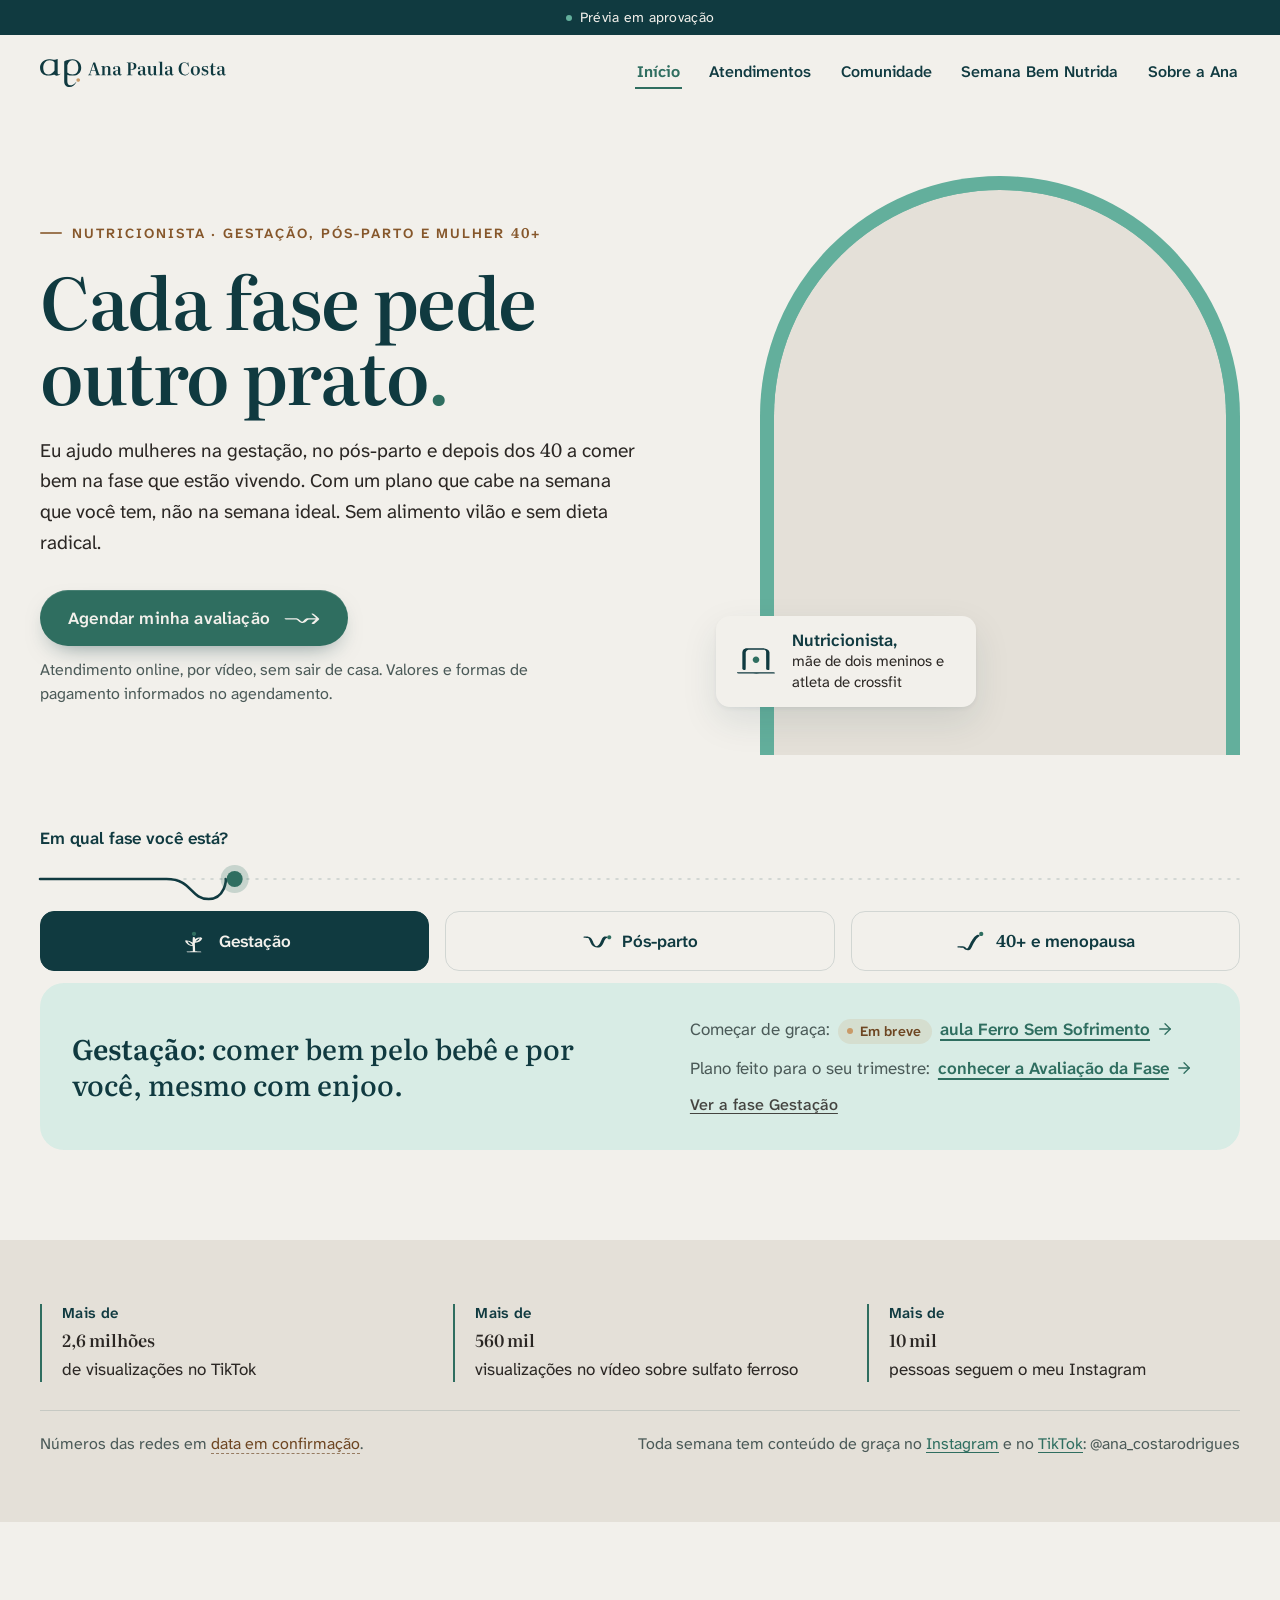
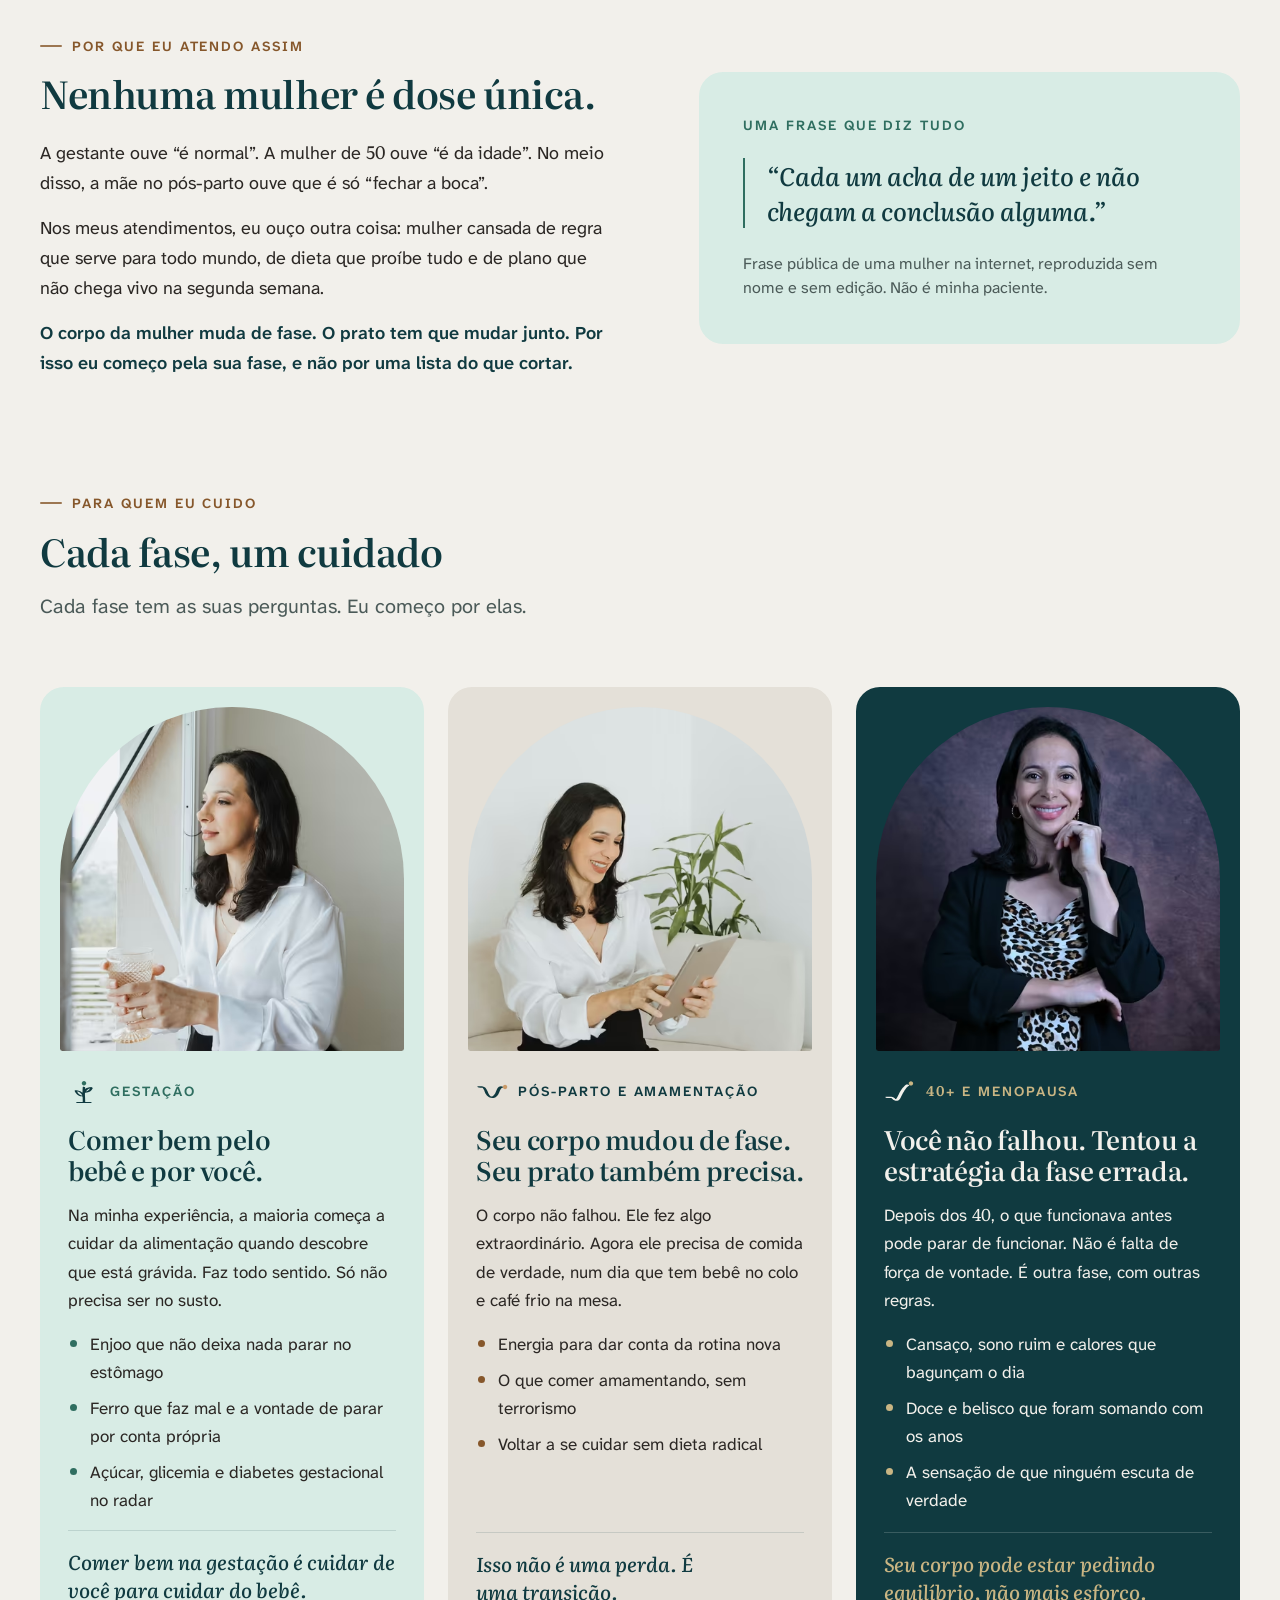
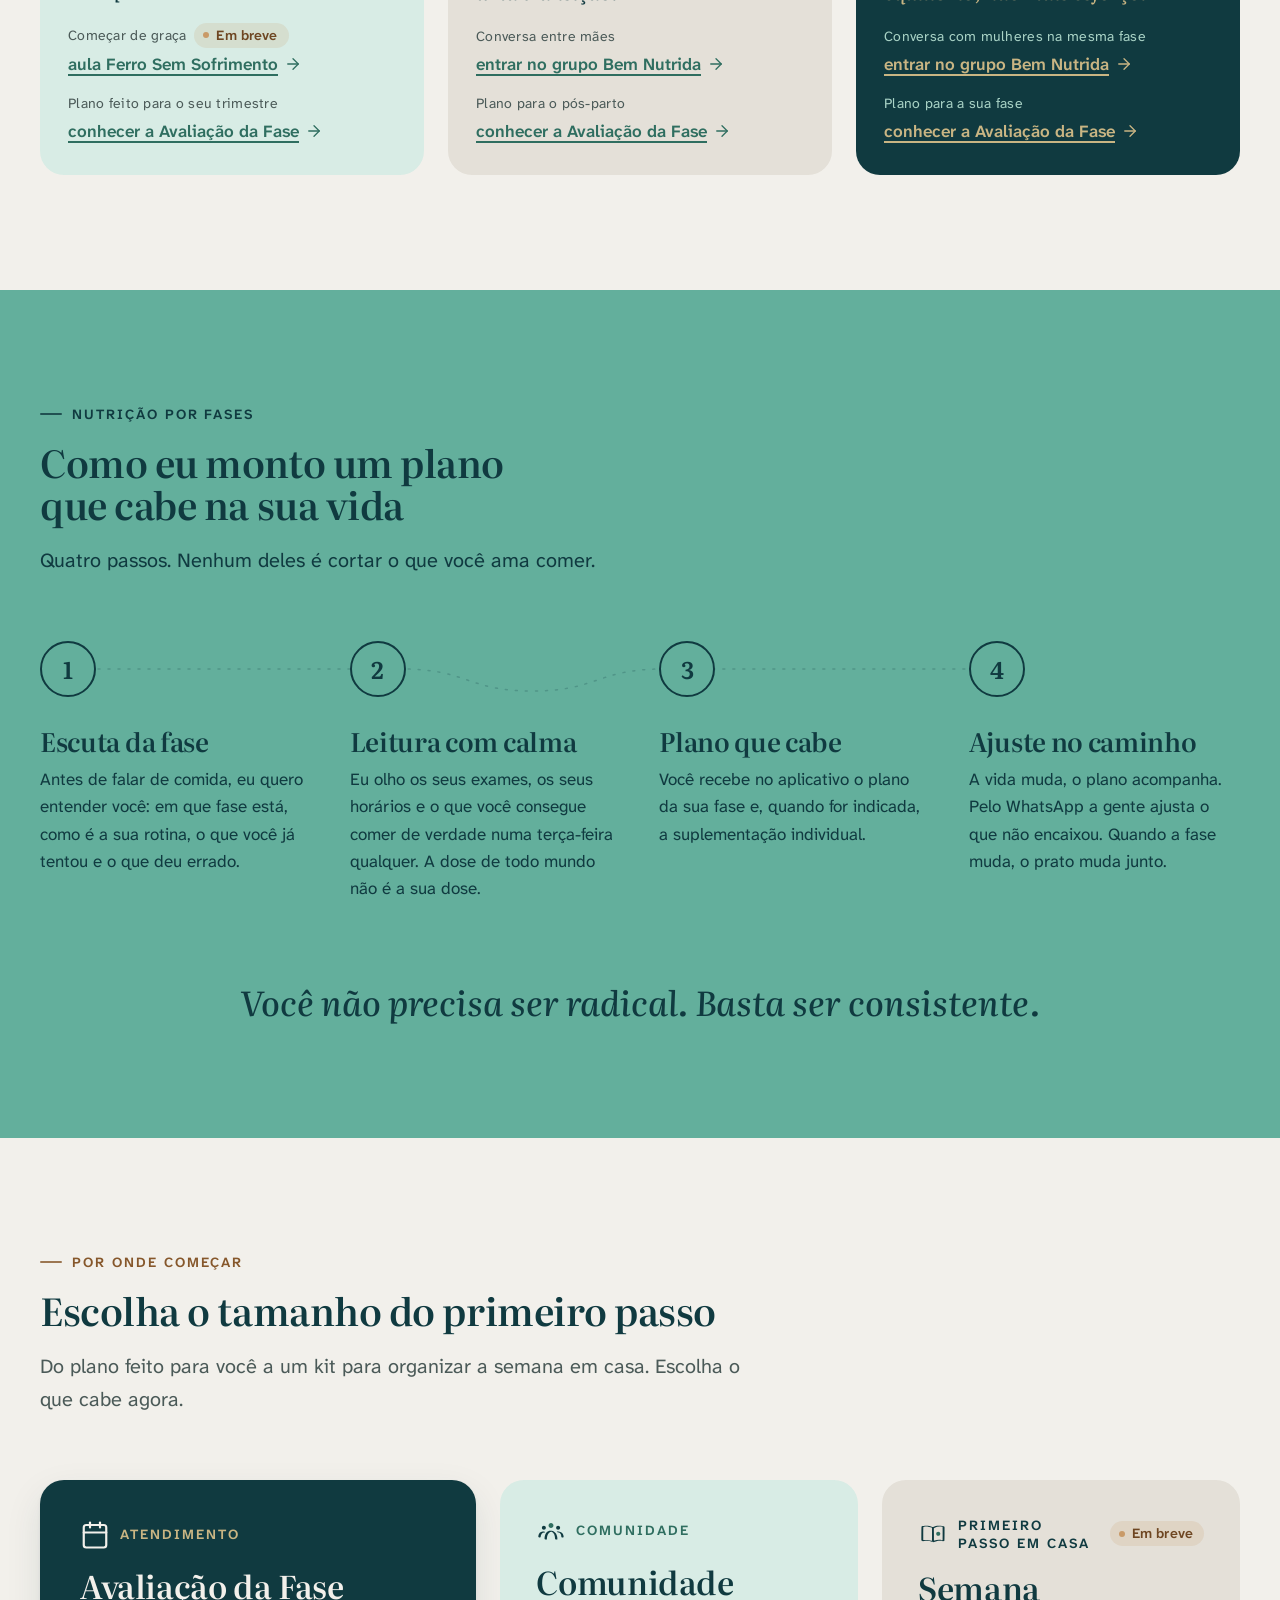
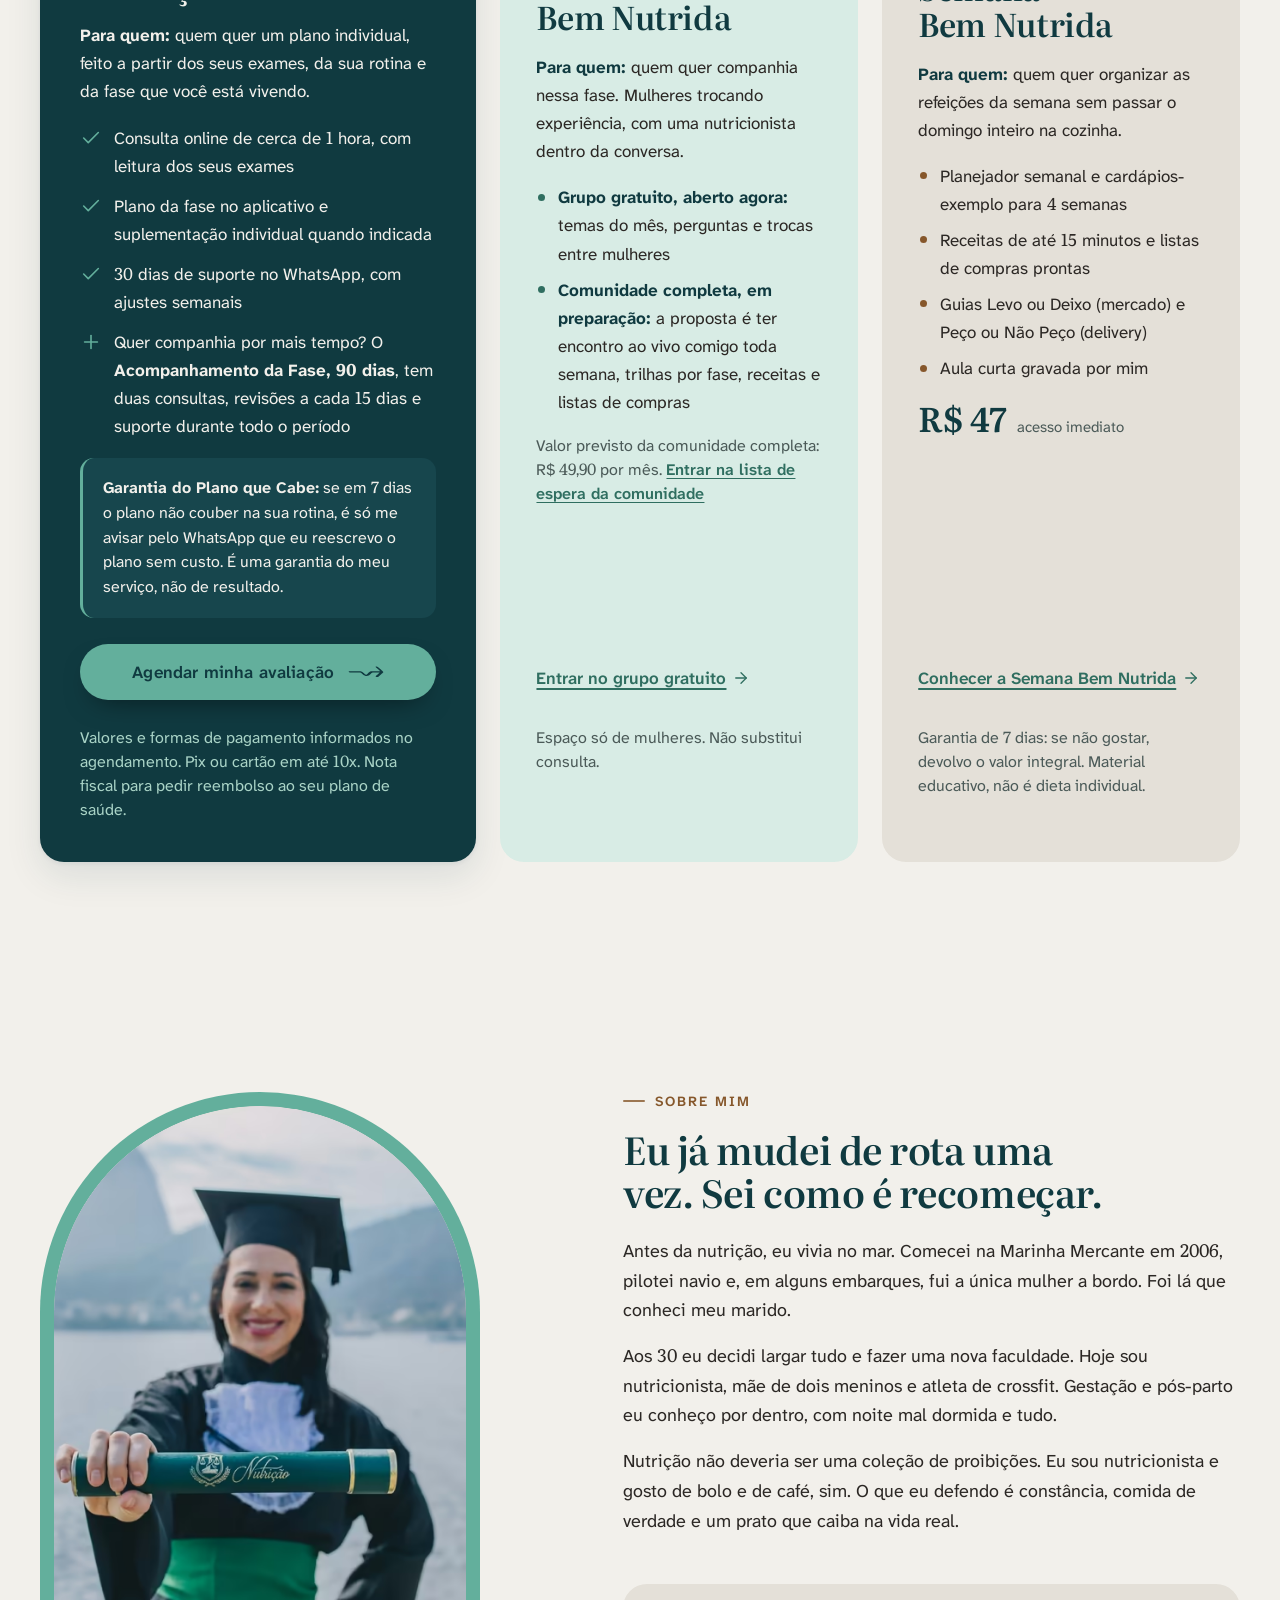
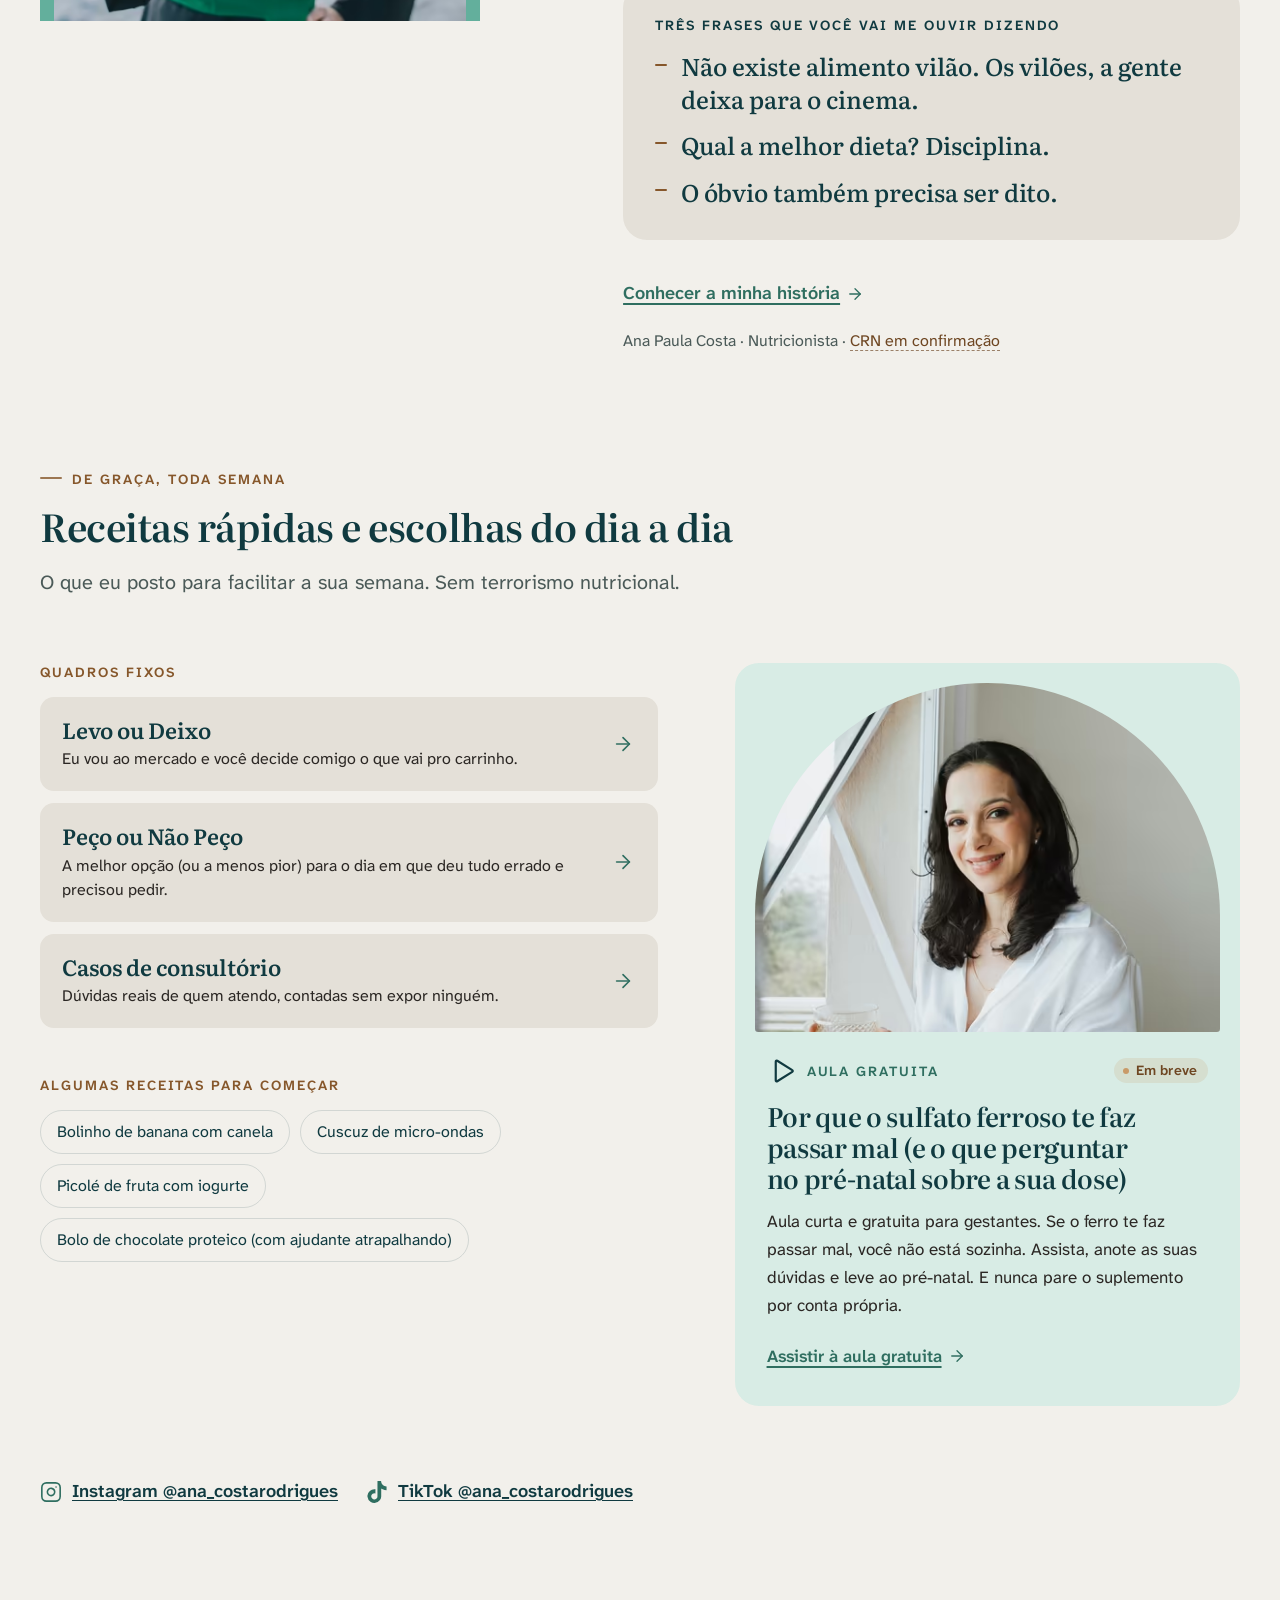
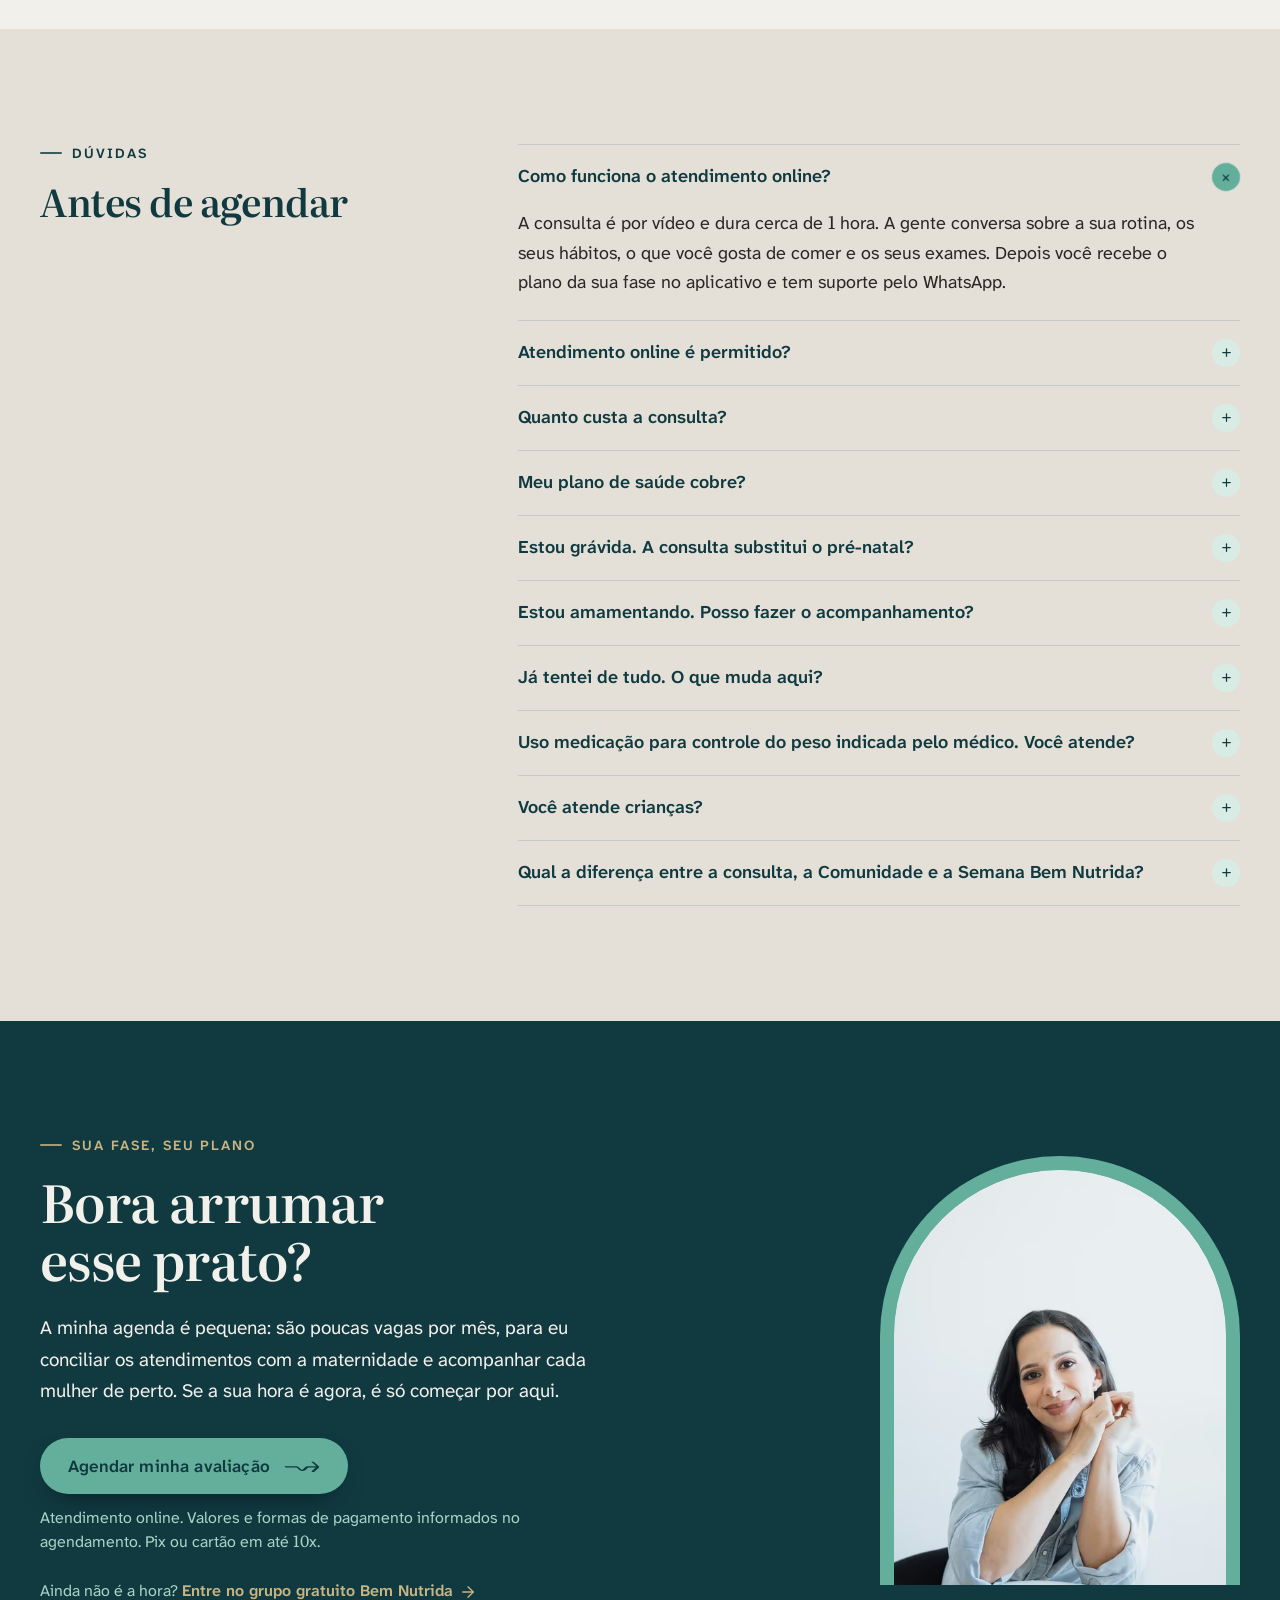
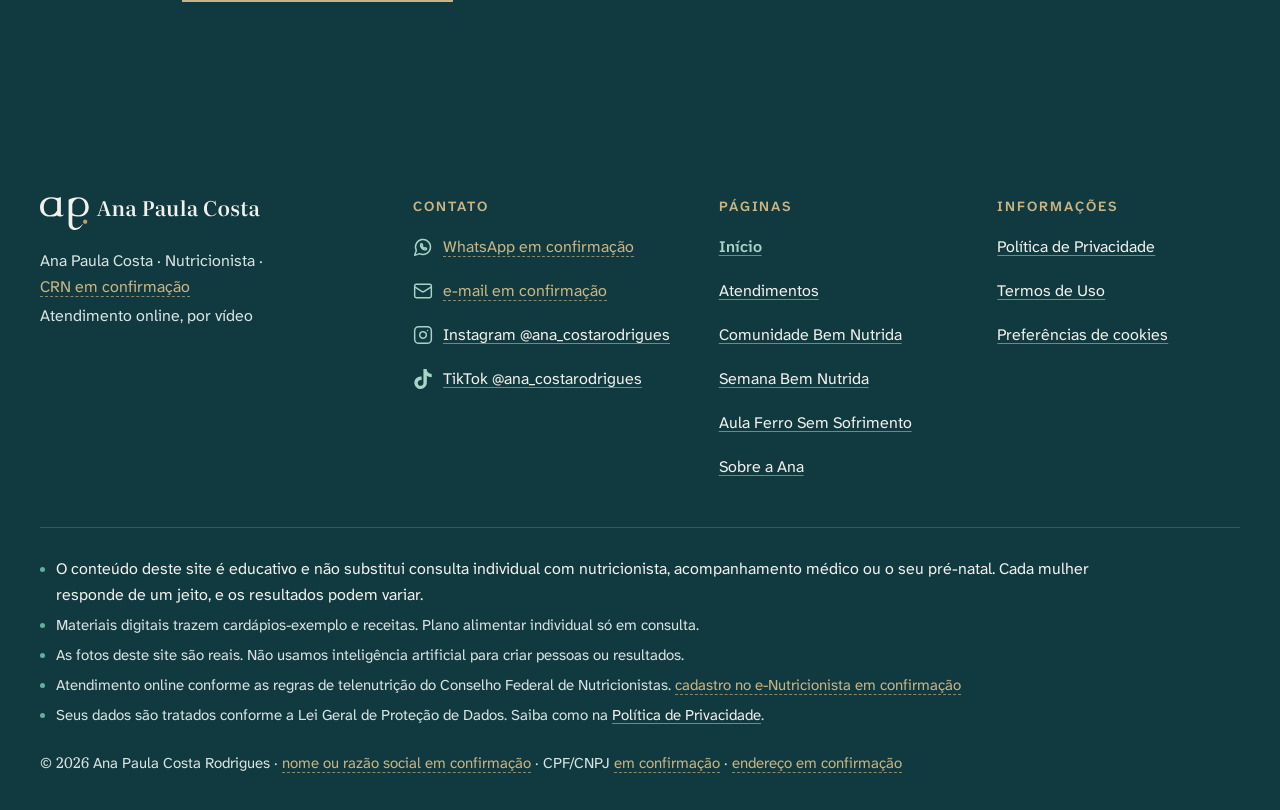
<file: index.html>
<!doctype html>
<html lang="pt-BR">
<head>
<meta charset="utf-8">
<meta name="viewport" content="width=device-width, initial-scale=1, viewport-fit=cover">
<title>Ana Paula Costa · Nutricionista da gestação, do pós-parto e da mulher 40+</title>
<meta name="description" content="Nutrição para cada fase da mulher: gestação, pós-parto e amamentação, 40+ e menopausa. Atendimento online por vídeo, com plano que cabe na rotina real. Sem alimento vilão, sem dieta radical.">
<meta name="robots" content="noindex, nofollow">
<meta name="theme-color" content="#103A40">
<link rel="canonical" href="https://rafaelnasch.github.io/ana-costa-site/">

<meta property="og:type" content="website">
<meta property="og:locale" content="pt_BR">
<meta property="og:site_name" content="Ana Paula Costa · Nutricionista">
<meta property="og:title" content="Ana Paula Costa · Nutricionista da gestação, do pós-parto e da mulher 40+">
<meta property="og:description" content="Cada fase pede outro prato. Atendimento online por vídeo, com plano que cabe na semana que você tem. Sem alimento vilão e sem dieta radical.">
<meta property="og:url" content="https://rafaelnasch.github.io/ana-costa-site/">
<meta property="og:image" content="https://rafaelnasch.github.io/ana-costa-site/assets/img/og-image.png">
<meta property="og:image:width" content="1200">
<meta property="og:image:height" content="630">
<meta property="og:image:alt" content="Monograma ap. de Ana Paula Costa, nutricionista, com o traço da rota e o ponto caramelo">
<meta name="twitter:card" content="summary_large_image">

<link rel="icon" href="assets/marca/fav/favicon.svg" type="image/svg+xml">
<link rel="icon" href="assets/marca/fav/favicon-32.png" sizes="32x32" type="image/png">
<link rel="apple-touch-icon" href="assets/marca/fav/apple-touch-icon.png">
<link rel="manifest" href="manifest.webmanifest">

<link rel="preload" href="assets/fonts/literata-var.woff2" as="font" type="font/woff2" crossorigin>
<link rel="preload" href="assets/fonts/atkinson-next-var.woff2" as="font" type="font/woff2" crossorigin>
<link rel="preload" as="image" type="image/avif" media="(min-width: 880px)" imagesrcset="assets/img/fotos/hero-480.avif 480w, assets/img/fotos/hero-800.avif 800w, assets/img/fotos/hero-1200.avif 1200w, assets/img/fotos/hero-1255.avif 1255w" imagesizes="(min-width: 1200px) 480px, 40vw">
<link rel="stylesheet" href="assets/css/tokens.css">
<link rel="stylesheet" href="assets/css/pagina-home.css">
<link rel="stylesheet" href="assets/css/site.css">

<script type="application/ld+json">
{
  "@context": "https://schema.org",
  "@graph": [
    {
      "@type": "WebSite",
      "@id": "https://rafaelnasch.github.io/ana-costa-site/#site",
      "url": "https://rafaelnasch.github.io/ana-costa-site/",
      "name": "Ana Paula Costa · Nutricionista",
      "inLanguage": "pt-BR",
      "publisher": {"@id": "https://rafaelnasch.github.io/ana-costa-site/#ana"}
    },
    {
      "@type": "Person",
      "@id": "https://rafaelnasch.github.io/ana-costa-site/#ana",
      "name": "Ana Paula Costa",
      "jobTitle": "Nutricionista",
      "description": "Nutricionista que atende mulheres online, por vídeo, na gestação, no pós-parto e na amamentação, e depois dos 40 e na menopausa.",
      "knowsAbout": ["Nutrição na gestação", "Nutrição no pós-parto e na amamentação", "Nutrição no climatério e na menopausa", "Organização de refeições da rotina"],
      "sameAs": ["https://www.instagram.com/ana_costarodrigues/", "https://www.tiktok.com/@ana_costarodrigues"],
      "image": "https://rafaelnasch.github.io/ana-costa-site/assets/img/fotos/hero-800.webp",
      "worksFor": {"@id": "https://rafaelnasch.github.io/ana-costa-site/#servico"}
    },
    {
      "@type": ["ProfessionalService", "MedicalBusiness"],
      "@id": "https://rafaelnasch.github.io/ana-costa-site/#servico",
      "name": "Ana Paula Costa · Nutricionista",
      "description": "Atendimento nutricional online, por vídeo, para mulheres na gestação, no pós-parto e na amamentação, e depois dos 40 e na menopausa. Plano da fase no aplicativo e suporte pelo WhatsApp.",
      "url": "https://rafaelnasch.github.io/ana-costa-site/",
      "founder": {"@id": "https://rafaelnasch.github.io/ana-costa-site/#ana"},
      "availableLanguage": "pt-BR",
      "medicalSpecialty": "Dietetic",
      "image": "https://rafaelnasch.github.io/ana-costa-site/assets/img/og-image.png",
      "logo": "https://rafaelnasch.github.io/ana-costa-site/assets/marca/avatar-512.png",
      "sameAs": ["https://www.instagram.com/ana_costarodrigues/", "https://www.tiktok.com/@ana_costarodrigues"],
      "paymentAccepted": "Pix, cartão de crédito"
    },
    {
      "@type": "FAQPage",
      "@id": "https://rafaelnasch.github.io/ana-costa-site/#perguntas",
      "mainEntity": [
        {"@type": "Question", "name": "Como funciona o atendimento online?", "acceptedAnswer": {"@type": "Answer", "text": "A consulta é por vídeo e dura cerca de 1 hora. A gente conversa sobre a sua rotina, os seus hábitos, o que você gosta de comer e os seus exames. Depois você recebe o plano da sua fase no aplicativo e tem suporte pelo WhatsApp."}},
        {"@type": "Question", "name": "Atendimento online é permitido?", "acceptedAnswer": {"@type": "Answer", "text": "É permitido e regulamentado pelo Conselho Federal de Nutricionistas. Antes da primeira consulta você recebe o termo de consentimento do atendimento online para ler e, se concordar, aceitar. Se em algum momento o seu caso pedir exame físico ou outro profissional, eu te digo com clareza."}},
        {"@type": "Question", "name": "Quanto custa a consulta?", "acceptedAnswer": {"@type": "Answer", "text": "Os valores e as formas de pagamento são informados no agendamento. Você pode pagar no Pix ou no cartão em até 10x."}},
        {"@type": "Question", "name": "Meu plano de saúde cobre?", "acceptedAnswer": {"@type": "Answer", "text": "Eu emito nota fiscal para você pedir reembolso ao seu plano. O valor devolvido depende das regras do seu plano."}},
        {"@type": "Question", "name": "Estou grávida. A consulta substitui o pré-natal?", "acceptedAnswer": {"@type": "Answer", "text": "Não. A nutrição caminha junto com o seu pré-natal. Inclusive, você sai da consulta com perguntas para levar à sua equipe do pré-natal. Nunca pare nem comece um suplemento por conta própria."}},
        {"@type": "Question", "name": "Estou amamentando. Posso fazer o acompanhamento?", "acceptedAnswer": {"@type": "Answer", "text": "Pode. O plano é pensado para a amamentação e para a rotina com bebê, sem cortes radicais."}},
        {"@type": "Question", "name": "Já tentei de tudo. O que muda aqui?", "acceptedAnswer": {"@type": "Answer", "text": "A gente não começa pela dieta. Começa pela sua fase, pela sua rotina e pelo que você consegue manter. E se em 7 dias o plano não couber na sua vida, eu reescrevo sem custo."}},
        {"@type": "Question", "name": "Uso medicação para controle do peso indicada pelo médico. Você atende?", "acceptedAnswer": {"@type": "Answer", "text": "Atendo. Cada vez mais mulheres chegam usando. A alimentação faz parte do cuidado, sempre em conjunto com quem prescreveu. Eu não receito nem ajusto a medicação: isso é com o seu médico."}},
        {"@type": "Question", "name": "Você atende crianças?", "acceptedAnswer": {"@type": "Answer", "text": "Não, eu atendo mulheres. Mas a mesa da família e a introdução alimentar dos pequenos entram na conversa, porque mexem com a sua rotina também."}},
        {"@type": "Question", "name": "Qual a diferença entre a consulta, a Comunidade e a Semana Bem Nutrida?", "acceptedAnswer": {"@type": "Answer", "text": "A consulta é individual: plano feito para você. A Comunidade é companhia e conteúdo para a sua fase. A Semana Bem Nutrida é um material educativo para organizar as refeições em casa. Nenhuma das duas substitui a consulta."}}
      ]
    }
  ]
}
</script>
<script src="assets/js/config.js"></script>
<script>document.documentElement.classList.add("js");window.dataLayer=window.dataLayer||[];</script>
</head>
<body class="pg-home" data-fase="pos-parto">
<!-- site:topo -->
<a class="site-pular" href="#conteudo">Pular para o conteúdo</a>
<div class="site-previa" id="faixa-previa" role="note"><span>Prévia em aprovação</span></div>
<header class="site-topo">
  <div class="site-wrap site-topo__linha">
    <a class="site-topo__logo" href="./" aria-label="Ana Paula Costa · Nutricionista, página inicial">
      <img src="assets/marca/logo-horizontal-reduzida-cor.svg" width="186" height="28" alt="">
    </a>
    <button class="site-topo__menu" type="button" aria-expanded="false" aria-controls="menu-site">
      <svg class="i-abrir" aria-hidden="true" focusable="false"><use href="assets/marca/sprite.svg#ui-menu"/></svg>
      <svg class="i-fechar" aria-hidden="true" focusable="false"><use href="assets/marca/sprite.svg#ui-x"/></svg>
      <span>Menu</span>
    </button>
    <nav class="site-nav" id="menu-site" aria-label="Principal">
      <ul class="site-nav__lista">
        <li><a class="site-nav__link" href="./" aria-current="page">Início</a></li>
        <li><a class="site-nav__link" href="atendimentos.html">Atendimentos</a></li>
        <li><a class="site-nav__link" href="comunidade.html">Comunidade</a></li>
        <li><a class="site-nav__link" href="semana-bem-nutrida.html">Semana Bem Nutrida</a></li>
        <li><a class="site-nav__link" href="sobre.html">Sobre a Ana</a></li>
      </ul>
      <div class="site-nav__extra">
        <a class="site-nav__cta" href="atendimentos.html#agendar" data-agendar>Agendar minha avaliação<svg viewBox="0 0 57.28 18.68" aria-hidden="true" focusable="false"><use href="assets/marca/sprite.svg#rota-seta"/></svg></a>
        <p class="site-nav__redes"><a href="https://www.instagram.com/ana_costarodrigues/" rel="noopener" aria-label="Instagram @ana_costarodrigues"><svg aria-hidden="true" focusable="false"><use href="assets/marca/sprite.svg#ui-instagram"/></svg></a><a href="https://www.tiktok.com/@ana_costarodrigues" rel="noopener" aria-label="TikTok @ana_costarodrigues"><svg class="preenchido" aria-hidden="true" focusable="false"><use href="assets/marca/sprite.svg#ui-tiktok"/></svg></a><span>@ana_costarodrigues</span></p>
      </div>
    </nav>
  </div>
</header>
<!-- /site:topo -->

<main id="conteudo">

<!-- 2. Hero -->
<section class="hm-hero" aria-labelledby="hero-titulo">
  <div class="hm-wrap hm-hero-grade">
    <div class="hm-hero-texto">
      <div class="hm-hero-id">
        <picture class="hm-avatar" aria-hidden="true">
          <source media="(max-width: 430px)" type="image/avif" srcset="assets/img/fotos/hero-mobile-480.avif">
          <source media="(max-width: 430px)" type="image/webp" srcset="assets/img/fotos/hero-mobile-480.webp">
          <img src="[data-uri]" width="48" height="48" alt="" fetchpriority="high" decoding="async">
        </picture>
        <p class="rotulo">Nutricionista · gestação, <span class="hm-nobr">pós-parto</span> e mulher 40+</p>
      </div>
      <h1 id="hero-titulo" class="hm-display">Cada fase pede outro <span class="hm-nobr">prato<span class="hm-ponto" aria-hidden="true">.</span></span></h1>
      <p class="hm-sub">Eu ajudo mulheres na gestação, no pós-parto e depois dos 40 a comer bem na fase que estão vivendo. Com um plano que cabe na semana que você tem, não na semana ideal. Sem alimento vilão e sem dieta radical.</p>
      <div class="hm-cta-bloco" id="cta-hero">
        <a class="hm-botao" href="atendimentos.html#agendar" data-agendar data-posicao="hero">
          <span>Agendar minha avaliação</span>
          <svg class="hm-seta" viewBox="0 0 57.28 18.68" aria-hidden="true"><use href="assets/marca/sprite.svg#rota-seta"/></svg>
        </a>
        <p class="hm-micro">Atendimento online, por vídeo, sem sair de casa. Valores e formas de pagamento informados no agendamento.</p>
      </div>
    </div>

    <figure class="hm-hero-foto">
      <div class="arco hm-arco">
        <picture>
          <source media="(min-width: 880px)" type="image/avif" srcset="assets/img/fotos/hero-480.avif 480w, assets/img/fotos/hero-800.avif 800w, assets/img/fotos/hero-1200.avif 1200w, assets/img/fotos/hero-1255.avif 1255w" sizes="(min-width: 1200px) 480px, 40vw">
          <source media="(min-width: 880px)" type="image/webp" srcset="assets/img/fotos/hero-480.webp 480w, assets/img/fotos/hero-800.webp 800w, assets/img/fotos/hero-1200.webp 1200w, assets/img/fotos/hero-1255.webp 1255w" sizes="(min-width: 1200px) 480px, 40vw">
          <source type="image/avif" srcset="assets/img/fotos/hero-mobile-480.avif 480w, assets/img/fotos/hero-mobile-800.avif 800w, assets/img/fotos/hero-mobile-1147.avif 1147w" sizes="(min-width: 600px) 520px, calc(100vw - 32px)">
          <source type="image/webp" srcset="assets/img/fotos/hero-mobile-480.webp 480w, assets/img/fotos/hero-mobile-800.webp 800w, assets/img/fotos/hero-mobile-1147.webp 1147w" sizes="(min-width: 600px) 520px, calc(100vw - 32px)">
          <img src="assets/img/fotos/hero-mobile-800.webp" width="1147" height="1147" alt="Ana Paula Costa sorrindo, sentada num sofá claro com o notebook no colo, de camisa branca, numa sala iluminada com uma planta ao fundo" fetchpriority="high" decoding="async">
        </picture>
      </div>
      <figcaption class="hm-selo">
        <svg class="hm-selo-icone" viewBox="0 0 48 48" aria-hidden="true"><use href="assets/marca/sprite.svg#icone-consulta"/></svg>
        <span><strong>Nutricionista,</strong> mãe de dois meninos e atleta de crossfit</span>
      </figcaption>
    </figure>
  </div>

  <!-- Régua de fases: clicar troca a promessa e o caminho sugerido -->
  <div class="hm-wrap">
    <div class="hm-regua" data-regua data-ativa="gestacao">
      <p class="hm-regua-pergunta" id="regua-pergunta">Em qual fase você está?</p>
      <div class="hm-regua-trilho" aria-hidden="true">
        <svg class="hm-regua-svg" preserveAspectRatio="none"><path class="hm-regua-fundo"/><path class="hm-regua-rota"/></svg>
        <span class="hm-regua-ponto"></span>
      </div>
      <div class="hm-regua-abas" role="tablist" aria-labelledby="regua-pergunta">
        <button type="button" role="tab" id="aba-gestacao" aria-controls="fase-gestacao" aria-selected="true" data-fase-alvo="gestacao">
          <svg viewBox="0 0 48 48" aria-hidden="true"><use href="assets/marca/sprite.svg#icone-gestacao"/></svg><span>Gestação</span>
        </button>
        <button type="button" role="tab" id="aba-pos-parto" aria-controls="fase-pos-parto" aria-selected="false" tabindex="-1" data-fase-alvo="pos-parto">
          <svg viewBox="0 0 48 48" aria-hidden="true"><use href="assets/marca/sprite.svg#icone-pos-parto"/></svg><span>Pós-parto</span>
        </button>
        <button type="button" role="tab" id="aba-40-mais" aria-controls="fase-40-mais" aria-selected="false" tabindex="-1" data-fase-alvo="40-mais">
          <svg viewBox="0 0 48 48" aria-hidden="true"><use href="assets/marca/sprite.svg#icone-40-mais"/></svg><span>40+ e menopausa</span>
        </button>
      </div>
      <div class="hm-regua-paineis">
        <div class="hm-regua-painel" role="tabpanel" id="fase-gestacao" aria-labelledby="aba-gestacao" data-fase="gestacao">
          <p class="hm-regua-promessa"><strong>Gestação:</strong> comer bem pelo bebê e por você, mesmo com enjoo.</p>
          <ul class="hm-regua-caminhos">
            <li data-pronto="aulaFerroPronta"><span data-pronto-selo>Começar de graça:</span> <a class="link-seta" href="ferro.html"><span>aula Ferro Sem Sofrimento</span><svg aria-hidden="true" focusable="false"><use href="assets/marca/sprite.svg#ui-seta-direita"/></svg></a></li>
            <li><span>Plano feito para o seu trimestre:</span> <a class="link-seta" href="atendimentos.html"><span>conhecer a Avaliação da Fase</span><svg aria-hidden="true" focusable="false"><use href="assets/marca/sprite.svg#ui-seta-direita"/></svg></a></li>
            <li class="hm-regua-ver"><a href="#gestacao">Ver a fase Gestação</a></li>
          </ul>
        </div>
        <div class="hm-regua-painel" role="tabpanel" id="fase-pos-parto" aria-labelledby="aba-pos-parto" data-fase="pos-parto">
          <p class="hm-regua-promessa"><strong>Pós-parto:</strong> um prato que acompanha a rotina nova (e o sono que sobrou).</p>
          <ul class="hm-regua-caminhos">
            <li><span>Conversa entre mães:</span> <a class="link-seta" href="comunidade.html#grupo"><span>entrar no grupo Bem Nutrida</span><svg aria-hidden="true" focusable="false"><use href="assets/marca/sprite.svg#ui-seta-direita"/></svg></a></li>
            <li><span>Plano para o pós-parto:</span> <a class="link-seta" href="atendimentos.html"><span>conhecer a Avaliação da Fase</span><svg aria-hidden="true" focusable="false"><use href="assets/marca/sprite.svg#ui-seta-direita"/></svg></a></li>
            <li class="hm-regua-ver"><a href="#pos-parto">Ver a fase Pós-parto</a></li>
          </ul>
        </div>
        <div class="hm-regua-painel" role="tabpanel" id="fase-40-mais" aria-labelledby="aba-40-mais" data-fase="40-mais">
          <p class="hm-regua-promessa"><strong>40+ e menopausa:</strong> um prato pensado para o corpo de agora.</p>
          <ul class="hm-regua-caminhos">
            <li><span>Conversa com mulheres na mesma fase:</span> <a class="link-seta" href="comunidade.html#grupo"><span>entrar no grupo Bem Nutrida</span><svg aria-hidden="true" focusable="false"><use href="assets/marca/sprite.svg#ui-seta-direita"/></svg></a></li>
            <li><span>Plano para a sua fase:</span> <a class="link-seta" href="atendimentos.html"><span>conhecer a Avaliação da Fase</span><svg aria-hidden="true" focusable="false"><use href="assets/marca/sprite.svg#ui-seta-direita"/></svg></a></li>
            <li class="hm-regua-ver"><a href="#40-mais">Ver a fase 40+ e menopausa</a></li>
          </ul>
        </div>
      </div>
    </div>
  </div>
</section>

<!-- 3. Faixa de alcance -->
<section class="hm-alcance" aria-label="Alcance nas redes">
  <div class="hm-wrap">
    <ul class="hm-alcance-lista">
      <li><strong><small>Mais de</small><span data-rede="viewsTikTok">2,6 milhões</span></strong><span>de visualizações no TikTok</span></li>
      <li><strong><small>Mais de</small><span data-rede="viewsVideoFerro">560 mil</span></strong><span>visualizações no vídeo sobre sulfato ferroso</span></li>
      <li><strong><small>Mais de</small><span data-rede="seguidoresInstagram">10 mil</span></strong><span>pessoas seguem o meu Instagram</span></li>
    </ul>
    <div class="hm-alcance-rodape">
      <p class="hm-alcance-nota">Números das redes em <span class="pendente" data-cfg="dataNumeros">data em confirmação</span>.</p>
      <p>Toda semana tem conteúdo de graça no <a href="https://www.instagram.com/ana_costarodrigues/" rel="noopener">Instagram</a> e no <a href="https://www.tiktok.com/@ana_costarodrigues" rel="noopener">TikTok</a>: @ana_costarodrigues</p>
    </div>
  </div>
</section>

<!-- 4. O problema -->
<section class="hm-secao hm-problema" aria-labelledby="problema-titulo">
  <div class="hm-wrap hm-problema-grade">
    <div class="hm-problema-texto">
      <p class="rotulo">Por que eu atendo assim</p>
      <h2 id="problema-titulo" class="hm-h2">Nenhuma mulher é dose única.</h2>
      <div class="hm-prosa">
        <p>A gestante ouve “é normal”. A mulher de 50 ouve “é da idade”. No meio disso, a mãe no pós-parto ouve que é só “fechar a boca”.</p>
        <p>Nos meus atendimentos, eu ouço outra coisa: mulher cansada de regra que serve para todo mundo, de dieta que proíbe tudo e de plano que não chega vivo na segunda semana.</p>
        <p class="hm-enfase">O corpo da mulher muda de fase. O prato tem que mudar junto. Por isso eu começo pela sua fase, e não por uma lista do que cortar.</p>
      </div>
    </div>
    <figure class="hm-citacoes">
      <figcaption class="hm-citacoes-titulo">Uma frase que diz tudo</figcaption>
      <blockquote><p>“Cada um acha de um jeito e não chegam a conclusão alguma.”</p></blockquote>
      <p class="hm-citacoes-aviso">Frase pública de uma mulher na internet, reproduzida sem nome e sem edição. Não é minha paciente.</p>
    </figure>
  </div>
</section>

<!-- 5. As três fases -->
<section class="hm-secao hm-fases" aria-labelledby="fases-titulo">
  <div class="hm-wrap">
    <header class="hm-cab">
      <p class="rotulo">Para quem eu cuido</p>
      <h2 id="fases-titulo" class="hm-h2">Cada fase, um cuidado</h2>
      <p class="hm-cab-sub">Cada fase tem as suas perguntas. Eu começo por elas.</p>
    </header>
    <div class="hm-fases-grade">

      <article class="hm-fase" id="gestacao" data-fase="gestacao" aria-labelledby="t-gestacao">
        <div class="hm-fase-foto"><picture><source type="image/avif" srcset="assets/img/fotos/gestacao-janela-480.avif 480w, assets/img/fotos/gestacao-janela-800.avif 800w, assets/img/fotos/gestacao-janela-1200.avif 1200w, assets/img/fotos/gestacao-janela-1365.avif 1365w" sizes="(min-width: 1100px) 340px, (min-width: 720px) 45vw, calc(100vw - 32px)"><source type="image/webp" srcset="assets/img/fotos/gestacao-janela-480.webp 480w, assets/img/fotos/gestacao-janela-800.webp 800w, assets/img/fotos/gestacao-janela-1200.webp 1200w, assets/img/fotos/gestacao-janela-1365.webp 1365w" sizes="(min-width: 1100px) 340px, (min-width: 720px) 45vw, calc(100vw - 32px)"><img src="assets/img/fotos/gestacao-janela-800.webp" width="1365" height="1706" alt="Ana Paula Costa grávida, de camisa branca, segurando um copo de água perto da janela e olhando para fora" loading="lazy" decoding="async"></picture></div>
        <div class="hm-fase-corpo">
          <p class="hm-fase-nome"><svg viewBox="0 0 48 48" aria-hidden="true"><use href="assets/marca/sprite.svg#icone-gestacao"/></svg>Gestação</p>
          <h3 id="t-gestacao" class="hm-h3">Comer bem pelo bebê e por você.</h3>
          <p>Na minha experiência, a maioria começa a cuidar da alimentação quando descobre que está grávida. Faz todo sentido. Só não precisa ser no susto.</p>
          <ul class="hm-lista-ponto">
            <li>Enjoo que não deixa nada parar no estômago</li>
            <li>Ferro que faz mal e a vontade de parar por conta própria</li>
            <li>Açúcar, glicemia e diabetes gestacional no radar</li>
          </ul>
          <p class="hm-frase">Comer bem na gestação é cuidar de você para cuidar do bebê.</p>
          <ul class="hm-caminhos">
            <li data-pronto="aulaFerroPronta"><span data-pronto-selo>Começar de graça</span><a class="link-seta" href="ferro.html"><span>aula Ferro Sem Sofrimento</span><svg aria-hidden="true" focusable="false"><use href="assets/marca/sprite.svg#ui-seta-direita"/></svg></a></li>
            <li><span>Plano feito para o seu trimestre</span><a class="link-seta" href="atendimentos.html"><span>conhecer a Avaliação da Fase</span><svg aria-hidden="true" focusable="false"><use href="assets/marca/sprite.svg#ui-seta-direita"/></svg></a></li>
          </ul>
        </div>
      </article>

      <article class="hm-fase" id="pos-parto" data-fase="pos-parto" aria-labelledby="t-pos-parto">
        <div class="hm-fase-foto"><picture><source type="image/avif" srcset="assets/img/fotos/tablet-480.avif 480w, assets/img/fotos/tablet-800.avif 800w, assets/img/fotos/tablet-1200.avif 1200w, assets/img/fotos/tablet-1360.avif 1360w" sizes="(min-width: 1100px) 340px, (min-width: 720px) 45vw, calc(100vw - 32px)"><source type="image/webp" srcset="assets/img/fotos/tablet-480.webp 480w, assets/img/fotos/tablet-800.webp 800w, assets/img/fotos/tablet-1200.webp 1200w, assets/img/fotos/tablet-1360.webp 1360w" sizes="(min-width: 1100px) 340px, (min-width: 720px) 45vw, calc(100vw - 32px)"><img src="assets/img/fotos/tablet-800.webp" width="1360" height="1700" alt="Ana Paula Costa sorrindo enquanto olha um tablet, sentada num sofá claro ao lado de uma planta" loading="lazy" decoding="async"></picture></div>
        <div class="hm-fase-corpo">
          <p class="hm-fase-nome"><svg viewBox="0 0 48 48" aria-hidden="true"><use href="assets/marca/sprite.svg#icone-pos-parto"/></svg>Pós-parto e amamentação</p>
          <h3 id="t-pos-parto" class="hm-h3">Seu corpo mudou de fase. Seu prato também precisa.</h3>
          <p>O corpo não falhou. Ele fez algo extraordinário. Agora ele precisa de comida de verdade, num dia que tem bebê no colo e café frio na mesa.</p>
          <ul class="hm-lista-ponto">
            <li>Energia para dar conta da rotina nova</li>
            <li>O que comer amamentando, sem terrorismo</li>
            <li>Voltar a se cuidar sem dieta radical</li>
          </ul>
          <p class="hm-frase">Isso não é uma perda. É uma transição.</p>
          <ul class="hm-caminhos">
            <li><span>Conversa entre mães</span><a class="link-seta" href="comunidade.html#grupo"><span>entrar no grupo Bem Nutrida</span><svg aria-hidden="true" focusable="false"><use href="assets/marca/sprite.svg#ui-seta-direita"/></svg></a></li>
            <li><span>Plano para o pós-parto</span><a class="link-seta" href="atendimentos.html"><span>conhecer a Avaliação da Fase</span><svg aria-hidden="true" focusable="false"><use href="assets/marca/sprite.svg#ui-seta-direita"/></svg></a></li>
          </ul>
        </div>
      </article>

      <article class="hm-fase" id="40-mais" data-fase="40-mais" aria-labelledby="t-40-mais">
        <div class="hm-fase-foto"><picture><source type="image/avif" srcset="assets/img/fotos/retrato-evento-480.avif 480w, assets/img/fotos/retrato-evento-800.avif 800w, assets/img/fotos/retrato-evento-1200.avif 1200w, assets/img/fotos/retrato-evento-1367.avif 1367w" sizes="(min-width: 1100px) 340px, (min-width: 720px) 45vw, calc(100vw - 32px)"><source type="image/webp" srcset="assets/img/fotos/retrato-evento-480.webp 480w, assets/img/fotos/retrato-evento-800.webp 800w, assets/img/fotos/retrato-evento-1200.webp 1200w, assets/img/fotos/retrato-evento-1367.webp 1367w" sizes="(min-width: 1100px) 340px, (min-width: 720px) 45vw, calc(100vw - 32px)"><img src="assets/img/fotos/retrato-evento-800.webp" width="1367" height="1709" alt="Retrato de Ana Paula Costa sorrindo, de blazer preto, com a mão no queixo, diante de um fundo escuro" loading="lazy" decoding="async"></picture></div>
        <div class="hm-fase-corpo">
          <p class="hm-fase-nome"><svg viewBox="0 0 48 48" aria-hidden="true"><use href="assets/marca/sprite.svg#icone-40-mais"/></svg>40+ e menopausa</p>
          <h3 id="t-40-mais" class="hm-h3">Você não falhou. Tentou a estratégia da fase errada.</h3>
          <p>Depois dos 40, o que funcionava antes pode parar de funcionar. Não é falta de força de vontade. É outra fase, com outras regras.</p>
          <ul class="hm-lista-ponto">
            <li>Cansaço, sono ruim e calores que bagunçam o dia</li>
            <li>Doce e belisco que foram somando com os anos</li>
            <li>A sensação de que ninguém escuta de verdade</li>
          </ul>
          <p class="hm-frase">Seu corpo pode estar pedindo equilíbrio, não mais esforço.</p>
          <ul class="hm-caminhos">
            <li><span>Conversa com mulheres na mesma fase</span><a class="link-seta" href="comunidade.html#grupo"><span>entrar no grupo Bem Nutrida</span><svg aria-hidden="true" focusable="false"><use href="assets/marca/sprite.svg#ui-seta-direita"/></svg></a></li>
            <li><span>Plano para a sua fase</span><a class="link-seta" href="atendimentos.html"><span>conhecer a Avaliação da Fase</span><svg aria-hidden="true" focusable="false"><use href="assets/marca/sprite.svg#ui-seta-direita"/></svg></a></li>
          </ul>
        </div>
      </article>

    </div>
  </div>
</section>

<!-- 6. O método -->
<section class="hm-secao hm-metodo" aria-labelledby="metodo-titulo">
  <div class="hm-wrap">
    <header class="hm-cab">
      <p class="rotulo">Nutrição por Fases</p>
      <h2 id="metodo-titulo" class="hm-h2">Como eu monto um plano que cabe na sua vida</h2>
      <p class="hm-cab-sub">Quatro passos. Nenhum deles é cortar o que você ama comer.</p>
    </header>
    <div class="hm-passos" data-passos>
      <svg class="hm-passos-svg" aria-hidden="true" preserveAspectRatio="none"><path class="hm-passos-trilho"/><path class="hm-passos-rota"/></svg>
      <ol>
        <li class="hm-passo"><span class="hm-passo-marca" aria-hidden="true">1</span><h3 class="hm-passo-titulo">Escuta da fase</h3><p>Antes de falar de comida, eu quero entender você: em que fase está, como é a sua rotina, o que você já tentou e o que deu errado.</p></li>
        <li class="hm-passo"><span class="hm-passo-marca" aria-hidden="true">2</span><h3 class="hm-passo-titulo">Leitura com calma</h3><p>Eu olho os seus exames, os seus horários e o que você consegue comer de verdade numa terça-feira qualquer. A dose de todo mundo não é a sua dose.</p></li>
        <li class="hm-passo"><span class="hm-passo-marca" aria-hidden="true">3</span><h3 class="hm-passo-titulo">Plano que cabe</h3><p>Você recebe no aplicativo o plano da sua fase e, quando for indicada, a suplementação individual.</p></li>
        <li class="hm-passo hm-passo-fim"><span class="hm-passo-marca" aria-hidden="true">4</span><h3 class="hm-passo-titulo">Ajuste no caminho</h3><p>A vida muda, o plano acompanha. Pelo WhatsApp a gente ajusta o que não encaixou. Quando a fase muda, o prato muda junto.</p></li>
      </ol>
    </div>
    <p class="hm-metodo-fecho">Você não precisa ser radical. Basta ser consistente.</p>
  </div>
</section>

<!-- 7. Os três caminhos -->
<section class="hm-secao hm-caminhos-secao" aria-labelledby="caminhos-titulo">
  <div class="hm-wrap">
    <header class="hm-cab">
      <p class="rotulo">Por onde começar</p>
      <h2 id="caminhos-titulo" class="hm-h2">Escolha o tamanho do primeiro passo</h2>
      <p class="hm-cab-sub">Do plano feito para você a um kit para organizar a semana em casa. Escolha o que cabe agora.</p>
    </header>
    <div class="hm-oferta-grade">

      <article class="hm-oferta hm-oferta-principal" aria-labelledby="o-avaliacao">
        <div class="hm-oferta-corpo">
          <p class="hm-oferta-tipo"><svg viewBox="0 0 24 24" aria-hidden="true"><use href="assets/marca/sprite.svg#ui-calendar"/></svg>Atendimento</p>
          <h3 id="o-avaliacao" class="hm-oferta-titulo">Avaliação da Fase</h3>
          <p class="hm-oferta-para"><strong>Para quem:</strong> quem quer um plano individual, feito a partir dos seus exames, da sua rotina e da fase que você está vivendo.</p>
          <ul class="hm-lista-check">
            <li><svg aria-hidden="true"><use href="assets/marca/sprite.svg#ui-check"/></svg><span>Consulta online de cerca de 1 hora, com leitura dos seus exames</span></li>
            <li><svg aria-hidden="true"><use href="assets/marca/sprite.svg#ui-check"/></svg><span>Plano da fase no aplicativo e suplementação individual quando indicada</span></li>
            <li><svg aria-hidden="true"><use href="assets/marca/sprite.svg#ui-check"/></svg><span>30 dias de suporte no WhatsApp, com ajustes semanais</span></li>
            <li><svg aria-hidden="true"><use href="assets/marca/sprite.svg#ui-plus"/></svg><span>Quer companhia por mais tempo? O <strong>Acompanhamento da Fase, 90 dias</strong>, tem duas consultas, revisões a cada 15 dias e suporte durante todo o período</span></li>
          </ul>
          <div class="hm-garantia">
            <p><strong>Garantia do Plano que Cabe:</strong> se em 7 dias o plano não couber na sua rotina, é só me avisar pelo WhatsApp que eu reescrevo o plano sem custo. É uma garantia do meu serviço, não de resultado.</p>
          </div>
        </div>
        <div class="hm-oferta-acao">
          <a class="hm-botao hm-botao-claro" href="atendimentos.html#agendar" data-agendar data-posicao="caminhos">
            <span>Agendar minha avaliação</span>
            <svg class="hm-seta" viewBox="0 0 57.28 18.68" aria-hidden="true"><use href="assets/marca/sprite.svg#rota-seta"/></svg>
          </a>
        </div>
        <p class="hm-micro hm-oferta-nota">Valores e formas de pagamento informados no agendamento. Pix ou cartão em até 10x. Nota fiscal para pedir reembolso ao seu plano de saúde.</p>
      </article>

      <article class="hm-oferta hm-oferta-comunidade" aria-labelledby="o-comunidade">
        <div class="hm-oferta-corpo">
          <p class="hm-oferta-tipo"><svg viewBox="0 0 48 48" aria-hidden="true"><use href="assets/marca/sprite.svg#icone-comunidade"/></svg>Comunidade</p>
          <h3 id="o-comunidade" class="hm-oferta-titulo">Comunidade Bem Nutrida</h3>
          <p class="hm-oferta-para"><strong>Para quem:</strong> quem quer companhia nessa fase. Mulheres trocando experiência, com uma nutricionista dentro da conversa.</p>
          <ul class="hm-lista-ponto">
            <li><strong>Grupo gratuito, aberto agora:</strong> temas do mês, perguntas e trocas entre mulheres</li>
            <li><strong>Comunidade completa, em preparação:</strong> a proposta é ter encontro ao vivo comigo toda semana, trilhas por fase, receitas e listas de compras</li>
          </ul>
          <p class="hm-oferta-nota-preco">Valor previsto da comunidade completa: R$ 49,90 por mês. <a href="comunidade.html#lista" data-lista-espera>Entrar na lista de espera da comunidade</a></p>
        </div>
        <div class="hm-oferta-acao">
          <a class="hm-link-forte link-seta" href="comunidade.html#grupo"><span>Entrar no grupo gratuito</span><svg aria-hidden="true" focusable="false"><use href="assets/marca/sprite.svg#ui-seta-direita"/></svg></a>
        </div>
        <p class="hm-micro hm-oferta-nota">Espaço só de mulheres. Não substitui consulta.</p>
      </article>

      <article class="hm-oferta hm-oferta-semana" aria-labelledby="o-semana" data-pronto="semanaPronta">
        <div class="hm-oferta-corpo">
          <p class="hm-oferta-tipo" data-pronto-selo><svg viewBox="0 0 48 48" aria-hidden="true"><use href="assets/marca/sprite.svg#icone-receitas"/></svg>Primeiro passo em casa</p>
          <h3 id="o-semana" class="hm-oferta-titulo">Semana Bem Nutrida</h3>
          <p class="hm-oferta-para"><strong>Para quem:</strong> quem quer organizar as refeições da semana sem passar o domingo inteiro na cozinha.</p>
          <ul class="hm-lista-ponto">
            <li>Planejador semanal e cardápios-exemplo para 4 semanas</li>
            <li>Receitas de até 15 minutos e listas de compras prontas</li>
            <li>Guias Levo ou Deixo (mercado) e Peço ou Não Peço (delivery)</li>
            <li>Aula curta gravada por mim</li>
          </ul>
          <p class="hm-preco"><strong>R$ 47</strong> <span>acesso imediato</span></p>
        </div>
        <div class="hm-oferta-acao">
          <a class="hm-link-forte link-seta" href="semana-bem-nutrida.html"><span>Conhecer a Semana Bem Nutrida</span><svg aria-hidden="true" focusable="false"><use href="assets/marca/sprite.svg#ui-seta-direita"/></svg></a>
        </div>
        <p class="hm-micro hm-oferta-nota">Garantia de 7 dias: se não gostar, devolvo o valor integral. Material educativo, não é dieta individual.</p>
      </article>

    </div>
  </div>
</section>

<!-- 8. Quem é a Ana -->
<section class="hm-secao hm-sobre" aria-labelledby="sobre-titulo">
  <div class="hm-wrap hm-sobre-grade">
    <figure class="hm-sobre-foto">
      <div class="arco hm-arco hm-arco-sobre"><picture><source type="image/avif" srcset="assets/img/fotos/formatura-480.avif 480w, assets/img/fotos/formatura-800.avif 800w, assets/img/fotos/formatura-1152.avif 1152w" sizes="(min-width: 960px) 440px, calc(100vw - 32px)"><source type="image/webp" srcset="assets/img/fotos/formatura-480.webp 480w, assets/img/fotos/formatura-800.webp 800w, assets/img/fotos/formatura-1152.webp 1152w" sizes="(min-width: 960px) 440px, calc(100vw - 32px)"><img src="assets/img/fotos/formatura-800.webp" width="1152" height="1440" alt="Ana Paula Costa de beca, segurando o diploma de Nutrição, com o Pão de Açúcar ao fundo" loading="lazy" decoding="async"></picture></div>
    </figure>
    <div class="hm-sobre-texto">
      <p class="rotulo">Sobre mim</p>
      <h2 id="sobre-titulo" class="hm-h2">Eu já mudei de rota uma vez. Sei como é recomeçar.</h2>
      <div class="hm-prosa">
        <p>Antes da nutrição, eu vivia no mar. Comecei na Marinha Mercante em 2006, pilotei navio e, em alguns embarques, fui a única mulher a bordo. Foi lá que conheci meu marido.</p>
        <p>Aos 30 eu decidi largar tudo e fazer uma nova faculdade. Hoje sou nutricionista, mãe de dois meninos e atleta de crossfit. Gestação e pós-parto eu conheço por dentro, com noite mal dormida e tudo.</p>
        <p>Nutrição não deveria ser uma coleção de proibições. Eu sou nutricionista e gosto de bolo e de café, sim. O que eu defendo é constância, comida de verdade e um prato que caiba na vida real.</p>
      </div>
      <figure class="hm-frases">
        <figcaption>Três frases que você vai me ouvir dizendo</figcaption>
        <ul>
          <li>Não existe alimento vilão. Os vilões, a gente deixa para o cinema.</li>
          <li>Qual a melhor dieta? Disciplina.</li>
          <li>O óbvio também precisa ser dito.</li>
        </ul>
      </figure>
      <div class="hm-sobre-rodape">
        <a class="hm-link-forte link-seta" href="sobre.html"><span>Conhecer a minha história</span><svg aria-hidden="true" focusable="false"><use href="assets/marca/sprite.svg#ui-seta-direita"/></svg></a>
        <p class="hm-credencial">Ana Paula Costa · Nutricionista · <span class="pendente" data-crn>CRN em confirmação</span></p>
      </div>
    </div>
  </div>
</section>

<!-- 9. Depoimentos: aparece com 2 ou mais depoimentos autorizados em CONFIG.depoimentos (mesma regra de Atendimentos) -->
<section class="hm-secao hm-depoimentos" aria-labelledby="depo-titulo" data-depoimentos hidden>
  <div class="hm-wrap">
    <header class="hm-cab">
      <p class="rotulo">Quem já passou por aqui</p>
      <h2 id="depo-titulo" class="hm-h2">Como é ser acompanhada por mim</h2>
      <p class="hm-cab-sub">Palavras de quem eu atendi sobre como foi o atendimento. Publicadas com autorização.</p>
    </header>
    <div class="hm-depo-grade" data-depo-lista></div>
  </div>
</section>

<!-- 10. Conteúdos e receitas -->
<section class="hm-secao hm-conteudos" id="conteudos" aria-labelledby="conteudos-titulo">
  <div class="hm-wrap">
    <header class="hm-cab">
      <p class="rotulo">De graça, toda semana</p>
      <h2 id="conteudos-titulo" class="hm-h2">Receitas rápidas e escolhas do dia a dia</h2>
      <p class="hm-cab-sub">O que eu posto para facilitar a sua semana. Sem terrorismo nutricional.</p>
    </header>

    <div class="hm-conteudos-grade">
      <div class="hm-quadros">
        <h3 class="hm-bloco-titulo">Quadros fixos</h3>
        <ul class="hm-quadros-lista">
          <li><a href="https://www.instagram.com/ana_costarodrigues/" rel="noopener" data-href-cfg="linkPostLevoOuDeixo"><strong>Levo ou Deixo</strong><span>Eu vou ao mercado e você decide comigo o que vai pro carrinho.</span><svg aria-hidden="true"><use href="assets/marca/sprite.svg#ui-seta-direita"/></svg></a></li>
          <li><a href="https://www.instagram.com/ana_costarodrigues/" rel="noopener" data-href-cfg="linkPostPecoOuNaoPeco"><strong>Peço ou Não Peço</strong><span>A melhor opção (ou a menos pior) para o dia em que deu tudo errado e precisou pedir.</span><svg aria-hidden="true"><use href="assets/marca/sprite.svg#ui-seta-direita"/></svg></a></li>
          <li><a href="https://www.instagram.com/ana_costarodrigues/" rel="noopener" data-href-cfg="linkPostCasos"><strong>Casos de consultório</strong><span>Dúvidas reais de quem atendo, contadas sem expor ninguém.</span><svg aria-hidden="true"><use href="assets/marca/sprite.svg#ui-seta-direita"/></svg></a></li>
        </ul>
        <h3 class="hm-bloco-titulo">Algumas receitas para começar</h3>
        <ul class="hm-receitas">
          <li><a href="https://www.instagram.com/ana_costarodrigues/" rel="noopener" data-href-cfg="linkReceitaBolinhoBanana">Bolinho de banana com canela</a></li>
          <li><a href="https://www.instagram.com/ana_costarodrigues/" rel="noopener" data-href-cfg="linkReceitaCuscuz">Cuscuz de micro-ondas</a></li>
          <li><a href="https://www.instagram.com/ana_costarodrigues/" rel="noopener" data-href-cfg="linkReceitaPicole">Picolé de fruta com iogurte</a></li>
          <li><a href="https://www.instagram.com/ana_costarodrigues/" rel="noopener" data-href-cfg="linkReceitaBoloProteico">Bolo de chocolate proteico (com ajudante atrapalhando)</a></li>
        </ul>
      </div>

      <article class="hm-aula" data-pronto="aulaFerroPronta" data-fase="gestacao" aria-labelledby="aula-titulo">
        <div class="hm-aula-foto"><picture><source type="image/avif" srcset="assets/img/fotos/gestacao-janela-sorriso-480.avif 480w, assets/img/fotos/gestacao-janela-sorriso-800.avif 800w, assets/img/fotos/gestacao-janela-sorriso-1200.avif 1200w, assets/img/fotos/gestacao-janela-sorriso-1365.avif 1365w" sizes="(min-width: 960px) 460px, calc(100vw - 32px)"><source type="image/webp" srcset="assets/img/fotos/gestacao-janela-sorriso-480.webp 480w, assets/img/fotos/gestacao-janela-sorriso-800.webp 800w, assets/img/fotos/gestacao-janela-sorriso-1200.webp 1200w, assets/img/fotos/gestacao-janela-sorriso-1365.webp 1365w" sizes="(min-width: 960px) 460px, calc(100vw - 32px)"><img src="assets/img/fotos/gestacao-janela-sorriso-800.webp" width="1365" height="1706" alt="Ana Paula Costa grávida, de camisa branca, segurando um copo de água perto da janela e sorrindo para a câmera" loading="lazy" decoding="async"></picture></div>
        <div class="hm-aula-corpo">
          <p class="hm-oferta-tipo" data-pronto-selo><svg viewBox="0 0 24 24" aria-hidden="true"><use href="assets/marca/sprite.svg#ui-play"/></svg>Aula gratuita</p>
          <h3 id="aula-titulo" class="hm-h3">Por que o sulfato ferroso te faz passar mal (e o que perguntar no pré-natal sobre a sua dose)</h3>
          <p>Aula curta e gratuita para gestantes. Se o ferro te faz passar mal, você não está sozinha. Assista, anote as suas dúvidas e leve ao pré-natal. E nunca pare o suplemento por conta própria.</p>
          <a class="hm-link-forte link-seta" href="ferro.html"><span>Assistir à aula gratuita</span><svg aria-hidden="true" focusable="false"><use href="assets/marca/sprite.svg#ui-seta-direita"/></svg></a>
        </div>
      </article>
    </div>

    <p class="hm-redes">
      <a href="https://www.instagram.com/ana_costarodrigues/" rel="noopener"><svg aria-hidden="true"><use href="assets/marca/sprite.svg#ui-instagram"/></svg>Instagram @ana_costarodrigues</a>
      <a href="https://www.tiktok.com/@ana_costarodrigues" rel="noopener"><svg aria-hidden="true"><use href="assets/marca/sprite.svg#ui-tiktok"/></svg>TikTok @ana_costarodrigues</a>
    </p>
  </div>
</section>

<!-- 11. Perguntas frequentes -->
<section class="hm-secao hm-faq" aria-labelledby="faq-titulo">
  <div class="hm-wrap hm-faq-grade">
    <header class="hm-cab faq-cab">
      <p class="rotulo">Dúvidas</p>
      <h2 id="faq-titulo" class="hm-h2">Antes de agendar</h2>
    </header>
    <div class="hm-acordeao faq">
      <details open><summary>Como funciona o atendimento online?</summary><div><p>A consulta é por vídeo e dura cerca de 1 hora. A gente conversa sobre a sua rotina, os seus hábitos, o que você gosta de comer e os seus exames. Depois você recebe o plano da sua fase no aplicativo e tem suporte pelo WhatsApp.</p></div></details>
      <details><summary>Atendimento online é permitido?</summary><div><p>É permitido e regulamentado pelo Conselho Federal de Nutricionistas. Antes da primeira consulta você recebe o termo de consentimento do atendimento online para ler e, se concordar, aceitar. Se em algum momento o seu caso pedir exame físico ou outro profissional, eu te digo com clareza.</p></div></details>
      <details><summary>Quanto custa a consulta?</summary><div><p>Os valores e as formas de pagamento são informados no agendamento. Você pode pagar no Pix ou no cartão em até 10x.</p></div></details>
      <details><summary>Meu plano de saúde cobre?</summary><div><p>Eu emito nota fiscal para você pedir reembolso ao seu plano. O valor devolvido depende das regras do seu plano.</p></div></details>
      <details><summary>Estou grávida. A consulta substitui o pré-natal?</summary><div><p>Não. A nutrição caminha junto com o seu pré-natal. Inclusive, você sai da consulta com perguntas para levar à sua equipe do pré-natal. Nunca pare nem comece um suplemento por conta própria.</p></div></details>
      <details><summary>Estou amamentando. Posso fazer o acompanhamento?</summary><div><p>Pode. O plano é pensado para a amamentação e para a rotina com bebê, sem cortes radicais.</p></div></details>
      <details><summary>Já tentei de tudo. O que muda aqui?</summary><div><p>A gente não começa pela dieta. Começa pela sua fase, pela sua rotina e pelo que você consegue manter. E se em 7 dias o plano não couber na sua vida, eu reescrevo sem custo.</p></div></details>
      <details><summary>Uso medicação para controle do peso indicada pelo médico. Você atende?</summary><div><p>Atendo. Cada vez mais mulheres chegam usando. A alimentação faz parte do cuidado, sempre em conjunto com quem prescreveu. Eu não receito nem ajusto a medicação: isso é com o seu médico.</p></div></details>
      <details><summary>Você atende crianças?</summary><div><p>Não, eu atendo mulheres. Mas a mesa da família e a introdução alimentar dos pequenos entram na conversa, porque mexem com a sua rotina também.</p></div></details>
      <details><summary>Qual a diferença entre a consulta, a Comunidade e a Semana Bem Nutrida?</summary><div><p>A consulta é individual: plano feito para você. A Comunidade é companhia e conteúdo para a sua fase. A Semana Bem Nutrida é um material educativo para organizar as refeições em casa. Nenhuma das duas substitui a consulta.</p></div></details>
    </div>
  </div>
</section>

<!-- 12. Chamada final -->
<section class="hm-final" aria-labelledby="final-titulo">
  <div class="hm-wrap hm-final-grade">
    <div class="hm-final-texto">
      <p class="rotulo">Sua fase, seu plano</p>
      <h2 id="final-titulo" class="hm-h2">Bora arrumar esse prato?</h2>
      <p>A minha agenda é pequena: são poucas vagas por mês, para eu conciliar os atendimentos com a maternidade e acompanhar cada mulher de perto. Se a sua hora é agora, é só começar por aqui.</p>
      <div class="hm-cta-bloco" id="cta-final">
        <a class="hm-botao hm-botao-claro" href="atendimentos.html#agendar" data-agendar data-posicao="final">
          <span>Agendar minha avaliação</span>
          <svg class="hm-seta" viewBox="0 0 57.28 18.68" aria-hidden="true"><use href="assets/marca/sprite.svg#rota-seta"/></svg>
        </a>
        <p class="hm-micro">Atendimento online. Valores e formas de pagamento informados no agendamento. Pix ou cartão em até 10x.</p>
        <p class="hm-saida">Ainda não é a hora? <a class="link-seta" href="comunidade.html#grupo"><span>Entre no grupo gratuito Bem Nutrida</span><svg aria-hidden="true" focusable="false"><use href="assets/marca/sprite.svg#ui-seta-direita"/></svg></a></p>
      </div>
    </div>
    <figure class="hm-final-foto">
      <div class="arco hm-arco hm-arco-final"><picture><source type="image/avif" srcset="assets/img/fotos/retrato-close-480.avif 480w, assets/img/fotos/retrato-close-800.avif 800w, assets/img/fotos/retrato-close-1200.avif 1200w, assets/img/fotos/retrato-close-1365.avif 1365w" sizes="(min-width: 960px) 380px, 60vw"><source type="image/webp" srcset="assets/img/fotos/retrato-close-480.webp 480w, assets/img/fotos/retrato-close-800.webp 800w, assets/img/fotos/retrato-close-1200.webp 1200w, assets/img/fotos/retrato-close-1365.webp 1365w" sizes="(min-width: 960px) 380px, 60vw"><img src="assets/img/fotos/retrato-close-800.webp" width="1365" height="1706" alt="Ana Paula Costa de camisa jeans, com as mãos unidas perto do rosto, sorrindo para a câmera" loading="lazy" decoding="async"></picture></div>
    </figure>
  </div>
</section>

</main>

<!-- site:rodape -->
<footer class="site-rodape">
  <div class="site-wrap">
    <div class="site-rodape__grade">
      <div class="site-rodape__marca">
        <img src="assets/marca/logo-horizontal-reduzida-sobre-escuro.svg" width="220" height="33" alt="Ana Paula Costa · Nutricionista" loading="lazy" decoding="async">
        <p class="site-rodape__ident">Ana Paula Costa · Nutricionista · <span class="pendente" data-site-crn>CRN em confirmação</span></p>
        <p>Atendimento online, por vídeo</p>
      </div>
      <div class="site-rodape__col">
        <h2 class="site-rodape__titulo">Contato</h2>
        <ul>
          <li><svg aria-hidden="true" focusable="false"><use href="assets/marca/sprite.svg#ui-whatsapp"/></svg><span class="pendente" data-site-contato="whatsapp">WhatsApp em confirmação</span></li>
          <li><svg aria-hidden="true" focusable="false"><use href="assets/marca/sprite.svg#ui-mail"/></svg><span class="pendente" data-site-contato="email">e-mail em confirmação</span></li>
          <li><svg aria-hidden="true" focusable="false"><use href="assets/marca/sprite.svg#ui-instagram"/></svg><a href="https://www.instagram.com/ana_costarodrigues/" rel="noopener">Instagram @ana_costarodrigues</a></li>
          <li><svg class="preenchido" aria-hidden="true" focusable="false"><use href="assets/marca/sprite.svg#ui-tiktok"/></svg><a href="https://www.tiktok.com/@ana_costarodrigues" rel="noopener">TikTok @ana_costarodrigues</a></li>
        </ul>
      </div>
      <nav class="site-rodape__col" aria-label="Páginas do site">
        <h2 class="site-rodape__titulo">Páginas</h2>
        <ul>
          <li><a href="./" aria-current="page">Início</a></li>
          <li><a href="atendimentos.html">Atendimentos</a></li>
          <li><a href="comunidade.html">Comunidade Bem Nutrida</a></li>
          <li><a href="semana-bem-nutrida.html">Semana Bem Nutrida</a></li>
          <li data-site-requer="aulaFerroPronta"><a href="ferro.html">Aula Ferro Sem Sofrimento</a></li>
          <li><a href="sobre.html">Sobre a Ana</a></li>
        </ul>
      </nav>
      <nav class="site-rodape__col" aria-label="Informações legais">
        <h2 class="site-rodape__titulo">Informações</h2>
        <ul>
          <li><a href="privacidade.html">Política de Privacidade</a></li>
          <li><a href="termos.html">Termos de Uso</a></li>
          <li><button type="button" class="site-rodape__botao" data-site-cookies>Preferências de cookies</button></li>
        </ul>
      </nav>
    </div>
    <div class="site-rodape__avisos">
      <ul>
        <li class="site-rodape__educativo">O conteúdo deste site é educativo e não substitui consulta individual com nutricionista, acompanhamento médico ou o seu pré-natal. Cada mulher responde de um jeito, e os resultados podem variar.</li>
        <li class="site-rodape__so-ferro">Nunca pare ou troque o suplemento receitado por conta própria. Leve suas dúvidas ao pré-natal.</li>
        <li>Materiais digitais trazem cardápios-exemplo e receitas. Plano alimentar individual só em consulta.</li>
        <li>As fotos deste site são reais. Não usamos inteligência artificial para criar pessoas ou resultados.</li>
        <li>Atendimento online conforme as regras de telenutrição do Conselho Federal de Nutricionistas. <span class="pendente" data-site-oculta-se="cadastroENutricionista">cadastro no e-Nutricionista em confirmação</span></li>
        <li>Seus dados são tratados conforme a Lei Geral de Proteção de Dados. Saiba como na <a href="privacidade.html">Política de Privacidade</a>.</li>
      </ul>
      <p class="site-rodape__final">© <span data-site-ano>2026</span> Ana Paula Costa Rodrigues · <span class="pendente" data-site-cfg="nomeVendedor">nome ou razão social em confirmação</span> · CPF/CNPJ <span class="pendente" data-site-cfg="cpfCnpj">em confirmação</span> · <span class="pendente" data-site-cfg="enderecoFiscal">endereço em confirmação</span></p>
    </div>
  </div>
</footer>
<!-- /site:rodape -->

<!-- Barra fixa do celular -->
<div class="hm-barra" id="barra-celular" aria-hidden="true">
  <a class="hm-botao" href="atendimentos.html#agendar" data-agendar data-posicao="barra" tabindex="-1"><span>Agendar minha avaliação</span></a>
</div>

<script src="assets/js/site.js" defer></script>
<script src="assets/js/pagina-home.js" defer></script>
</body>
</html>
</file>
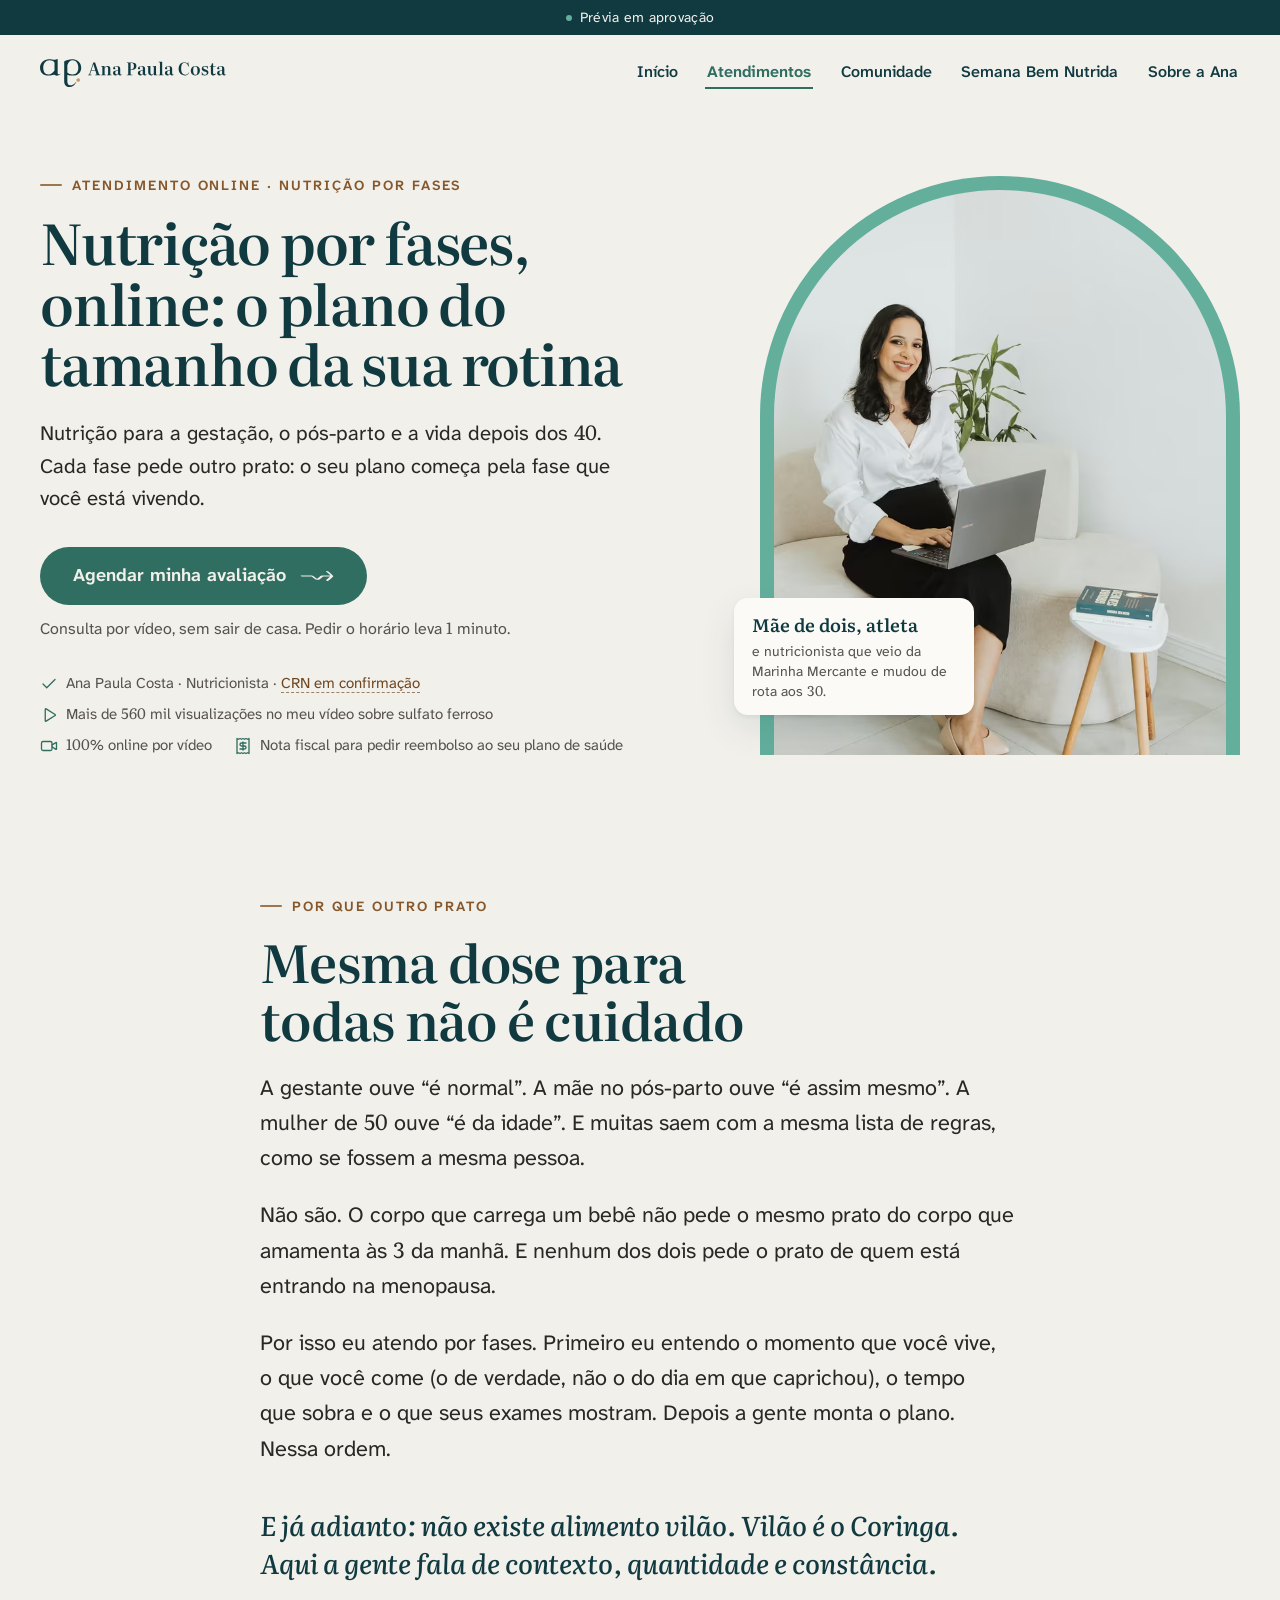
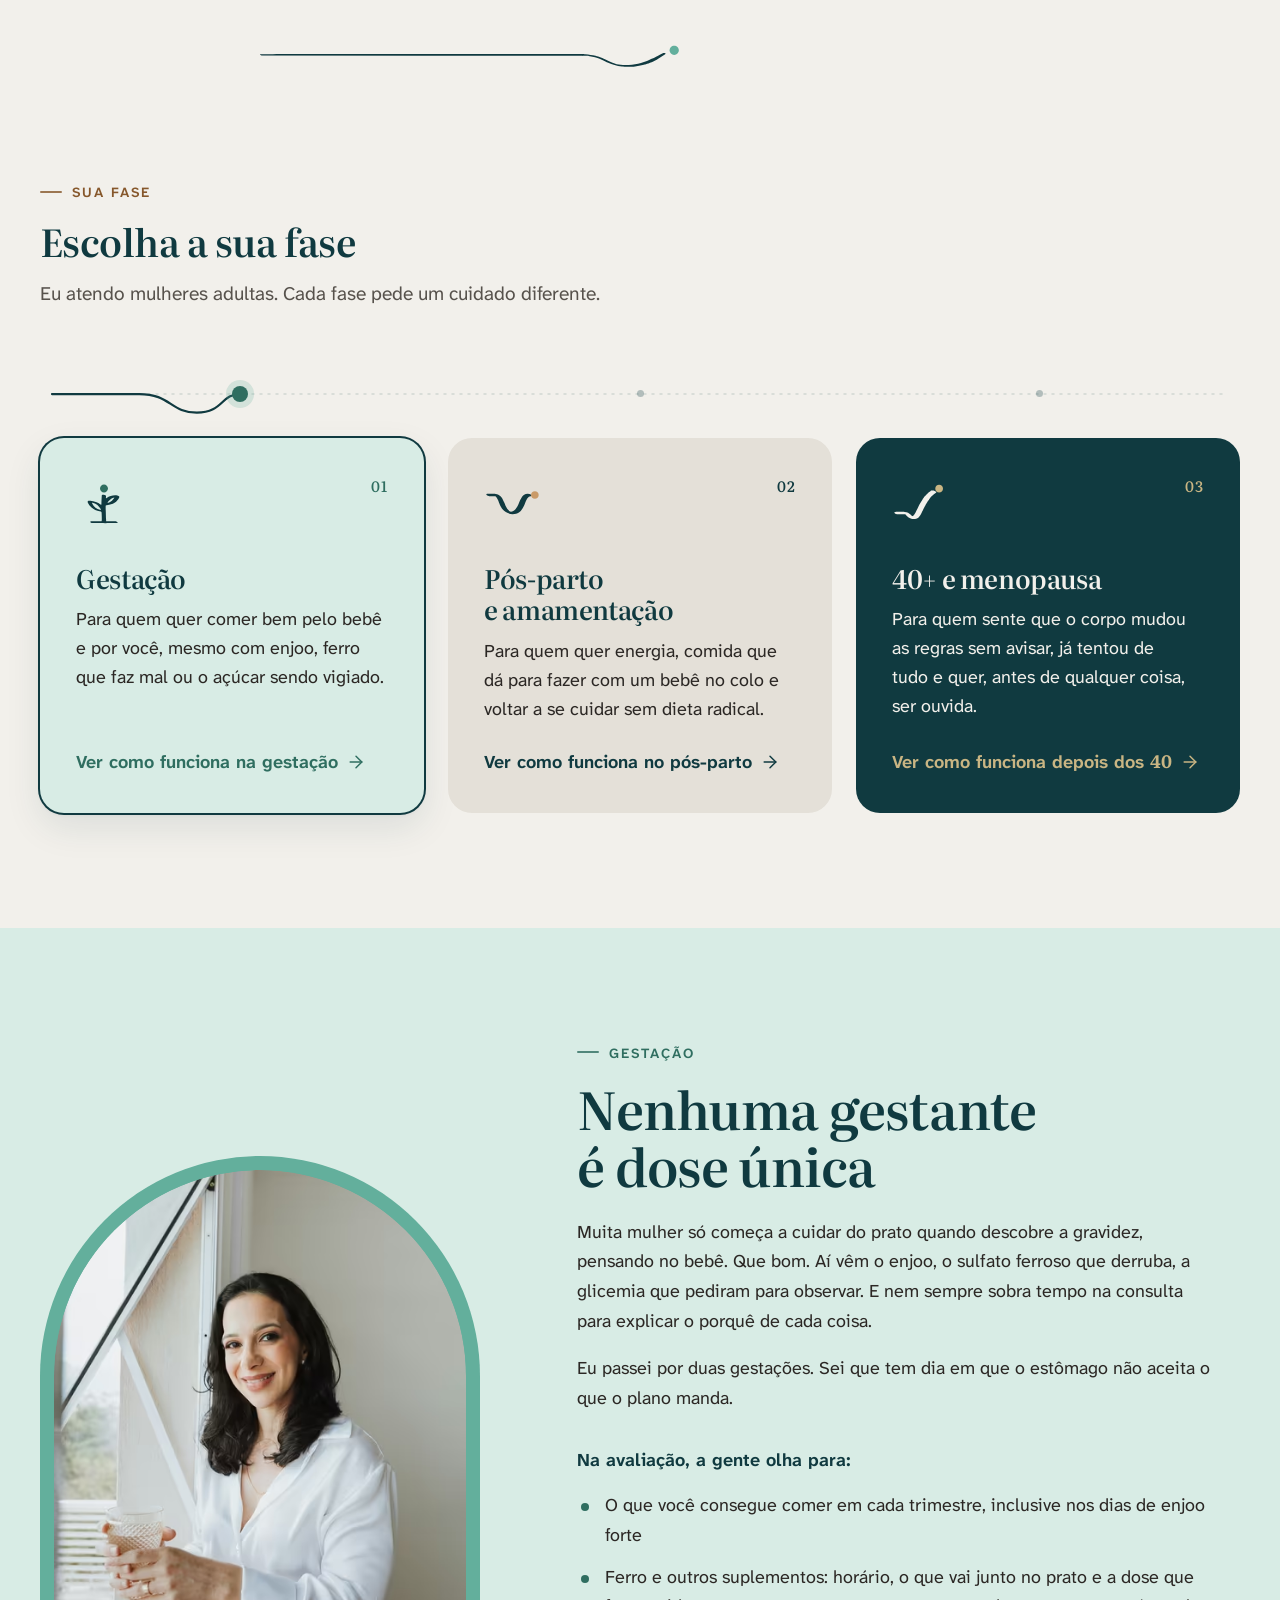
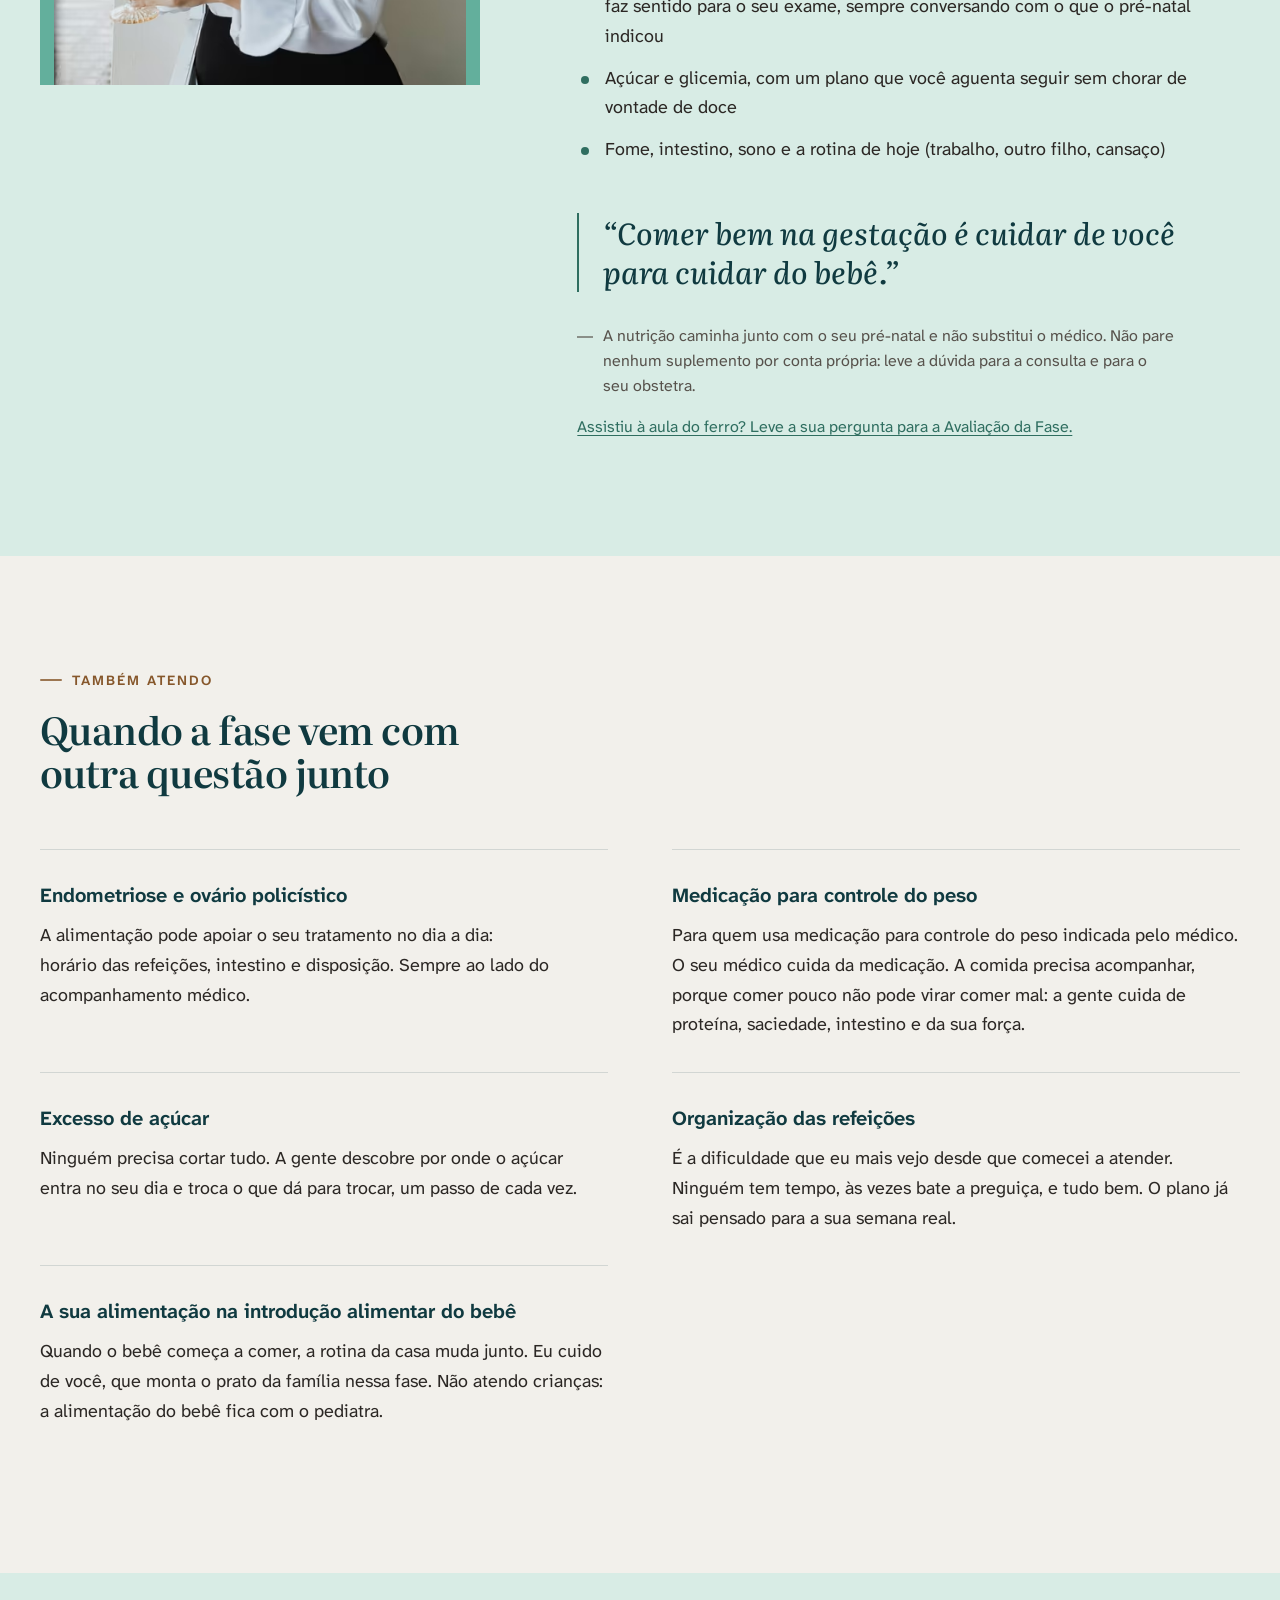
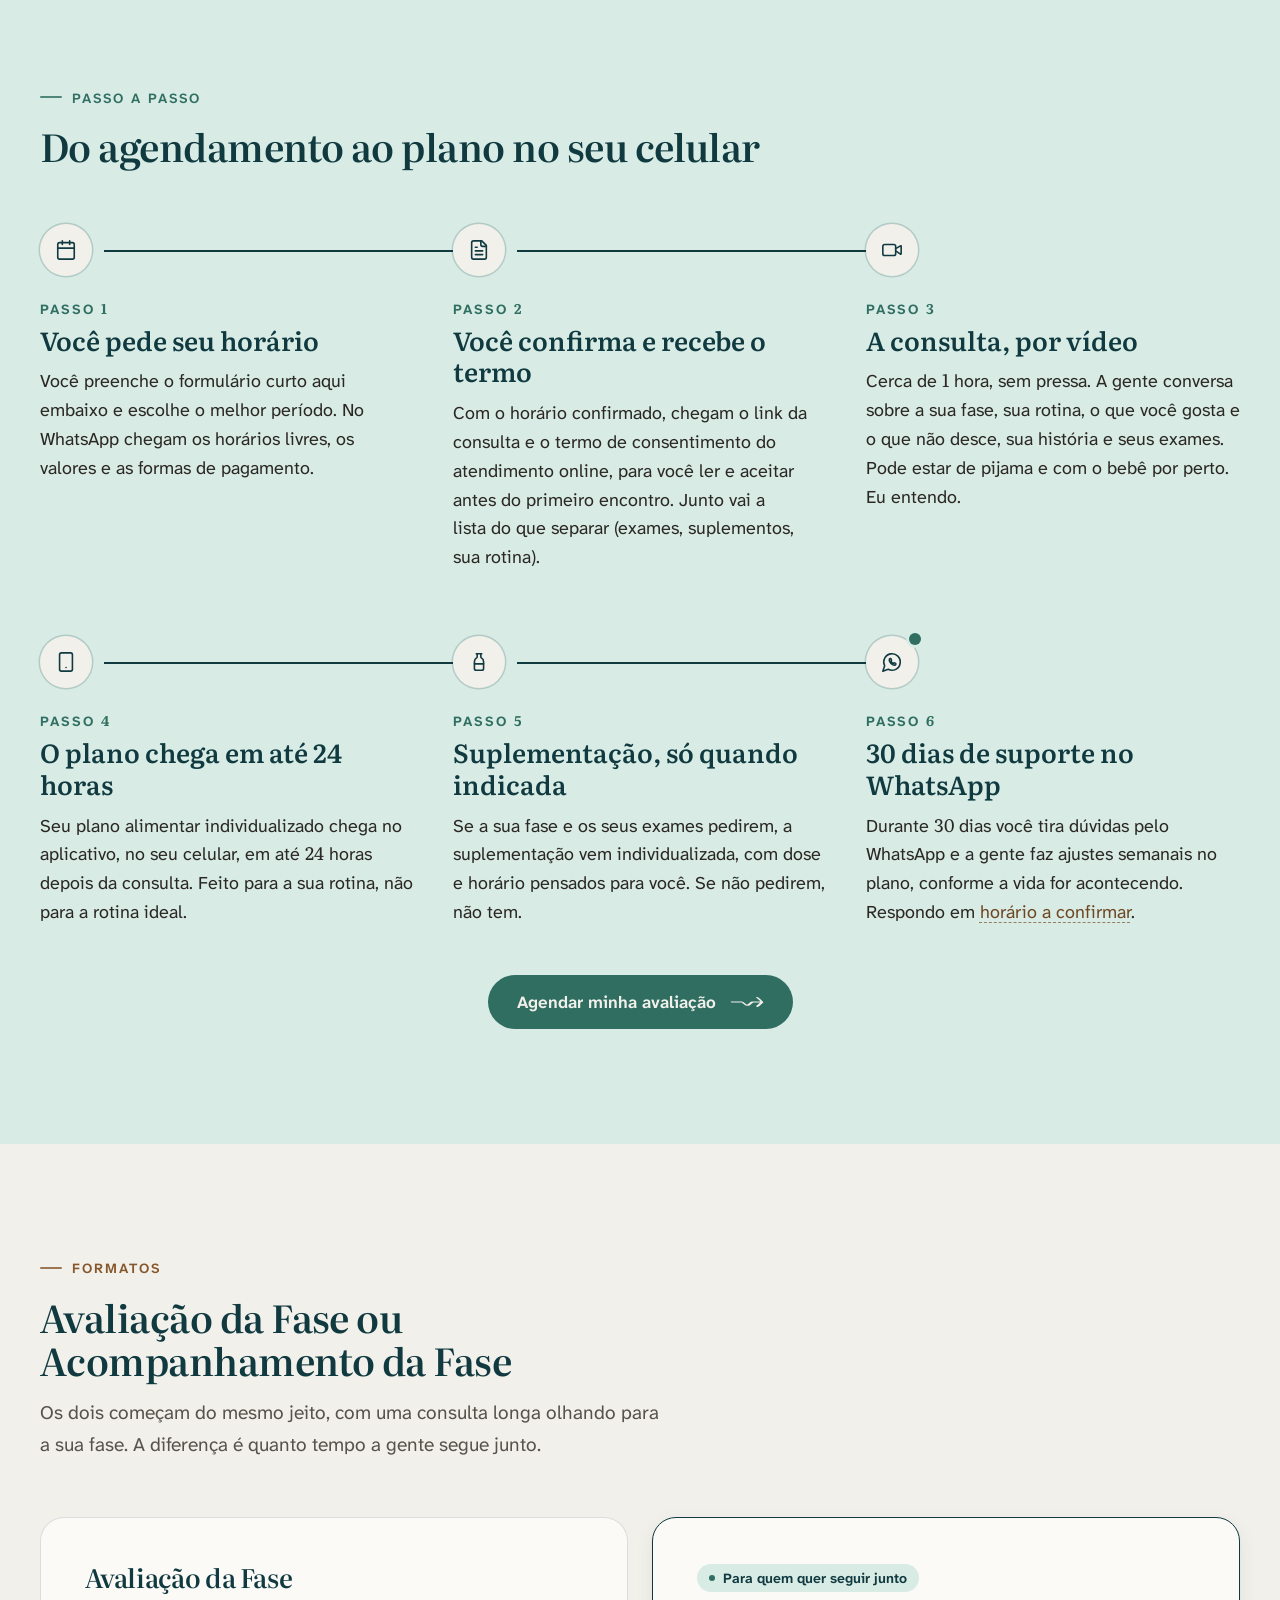
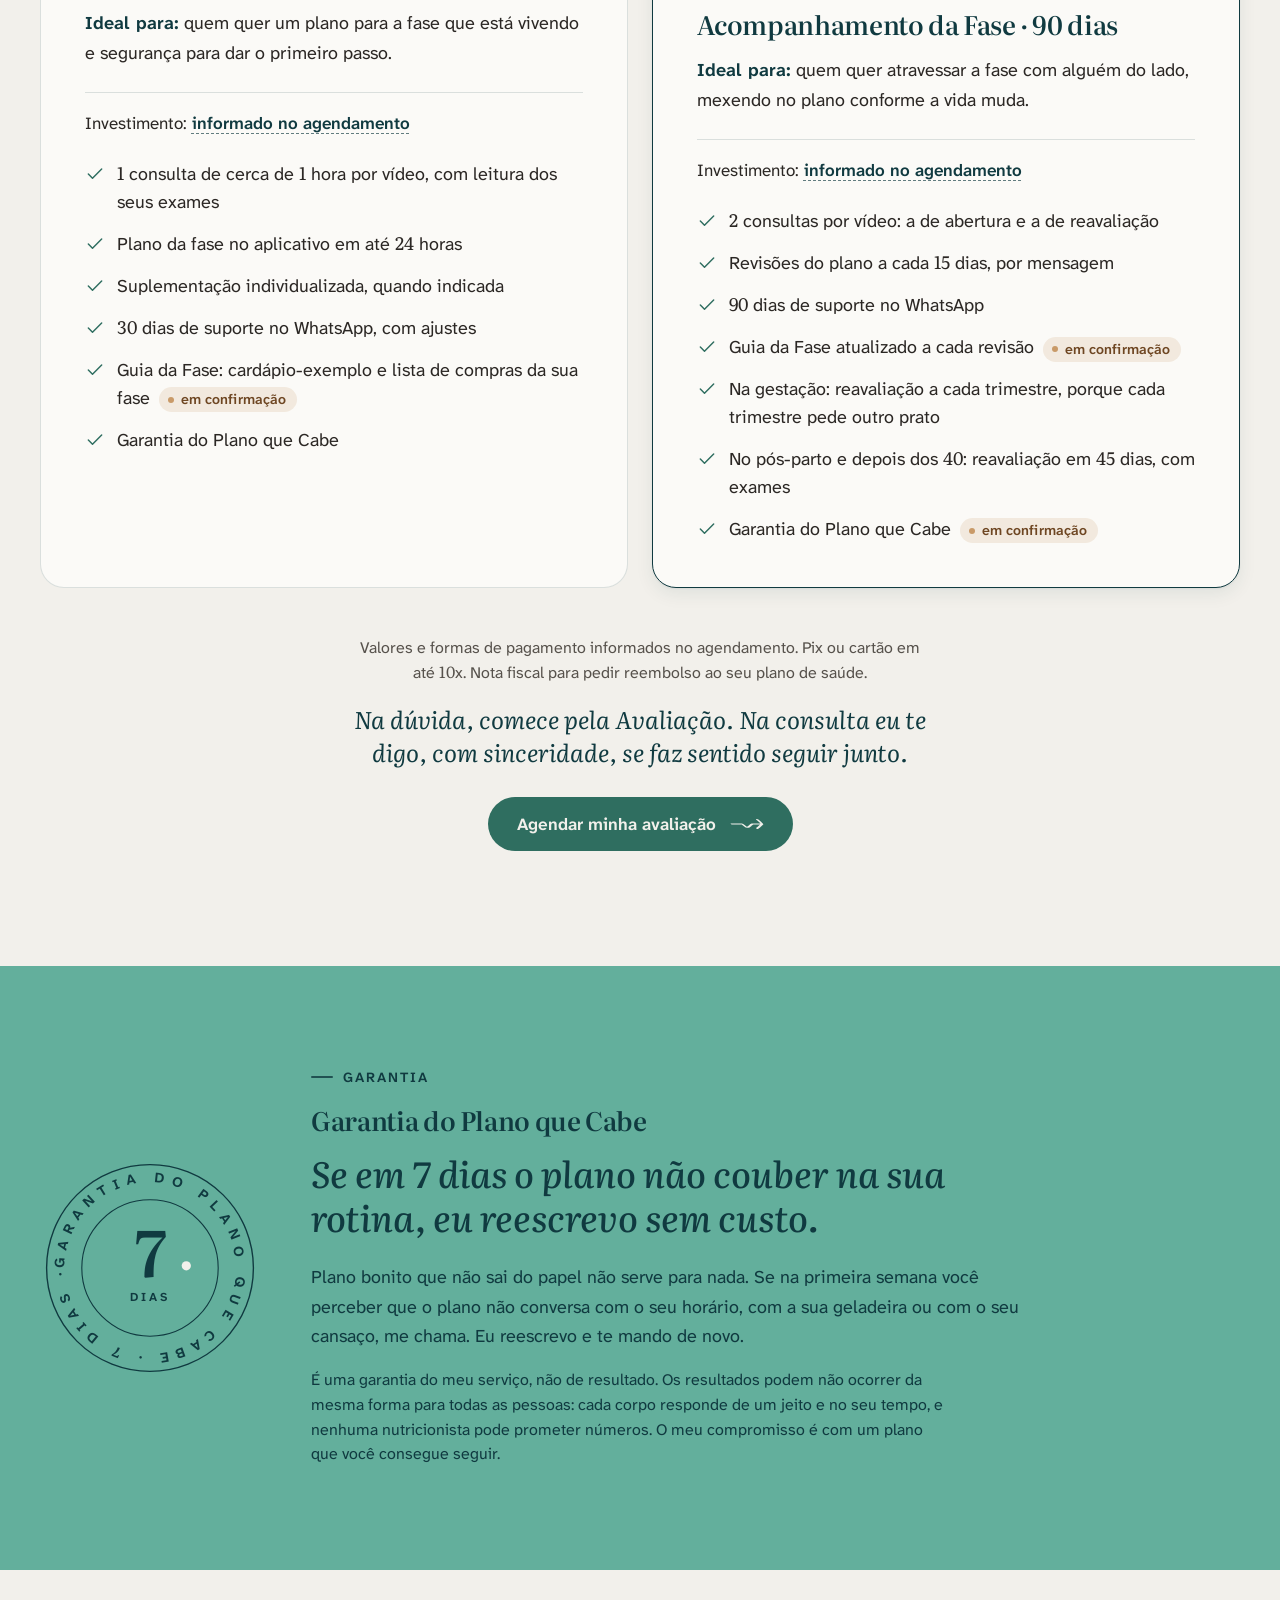
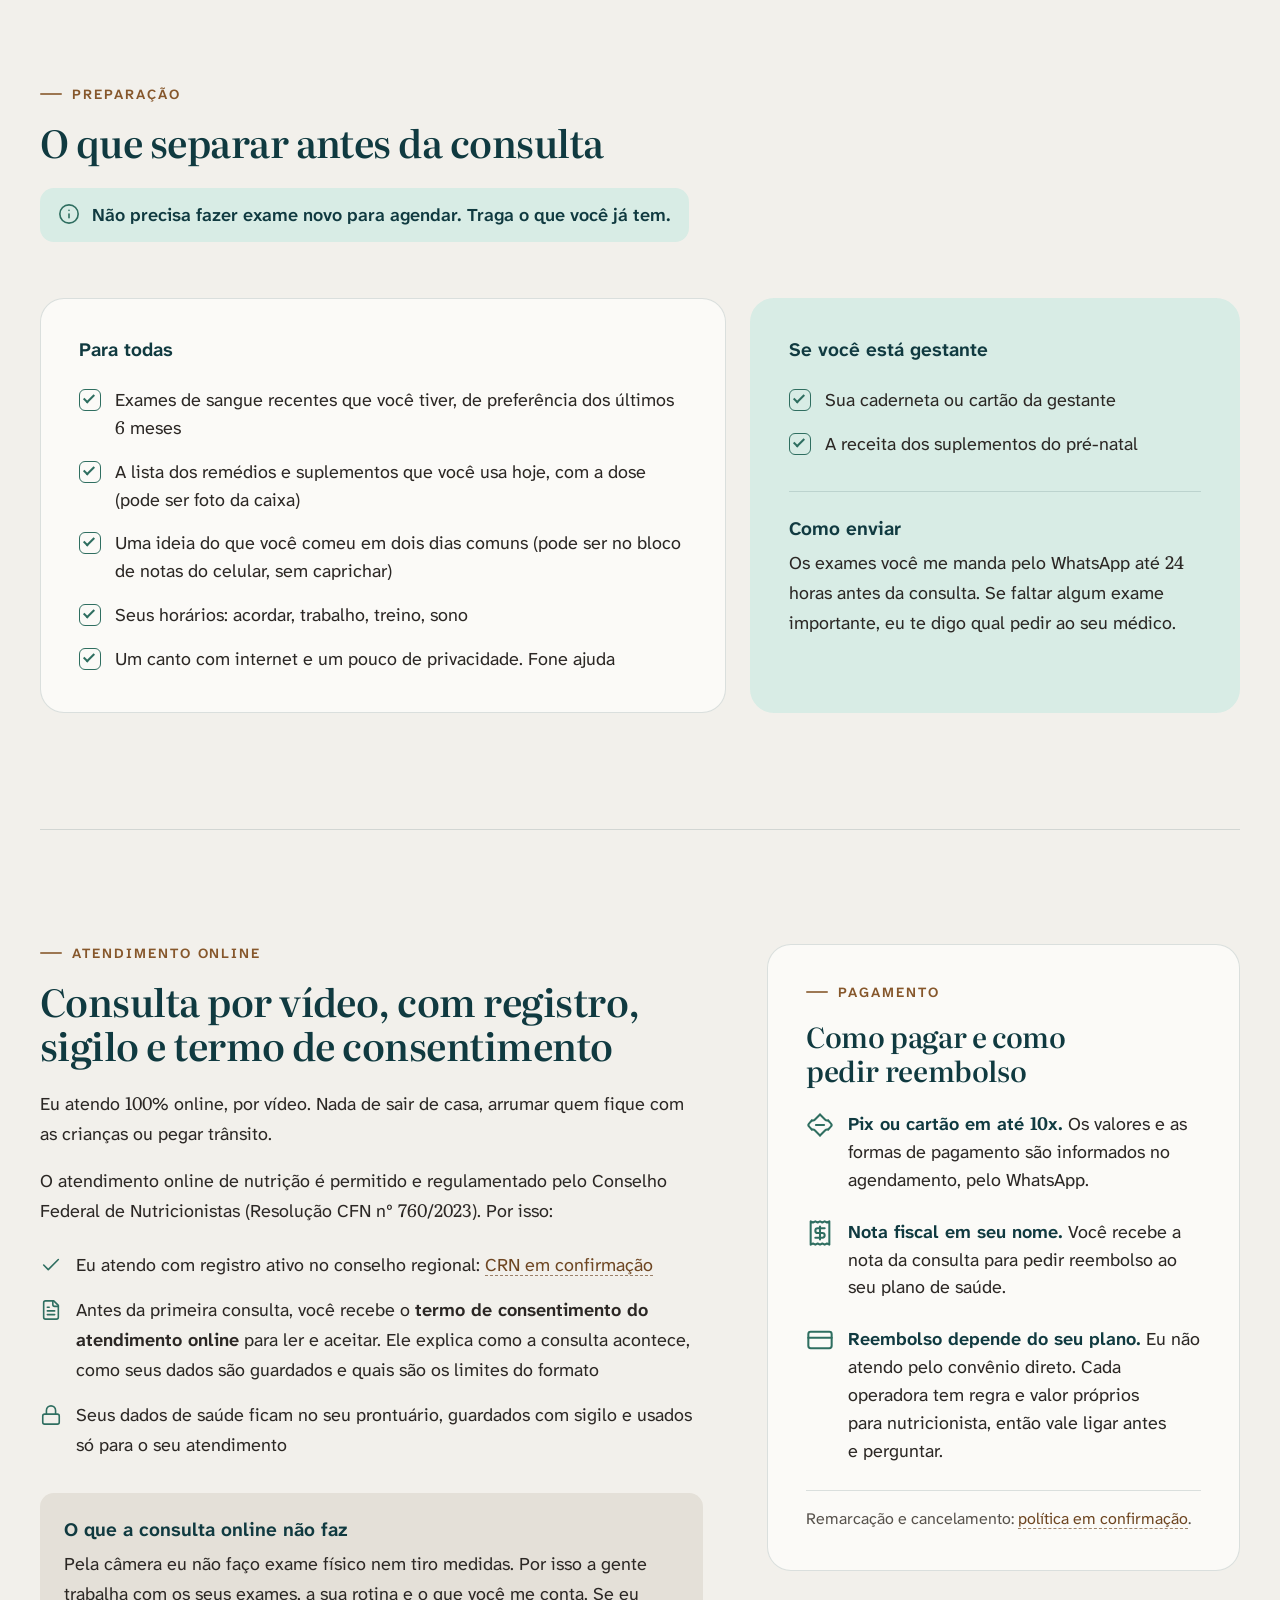
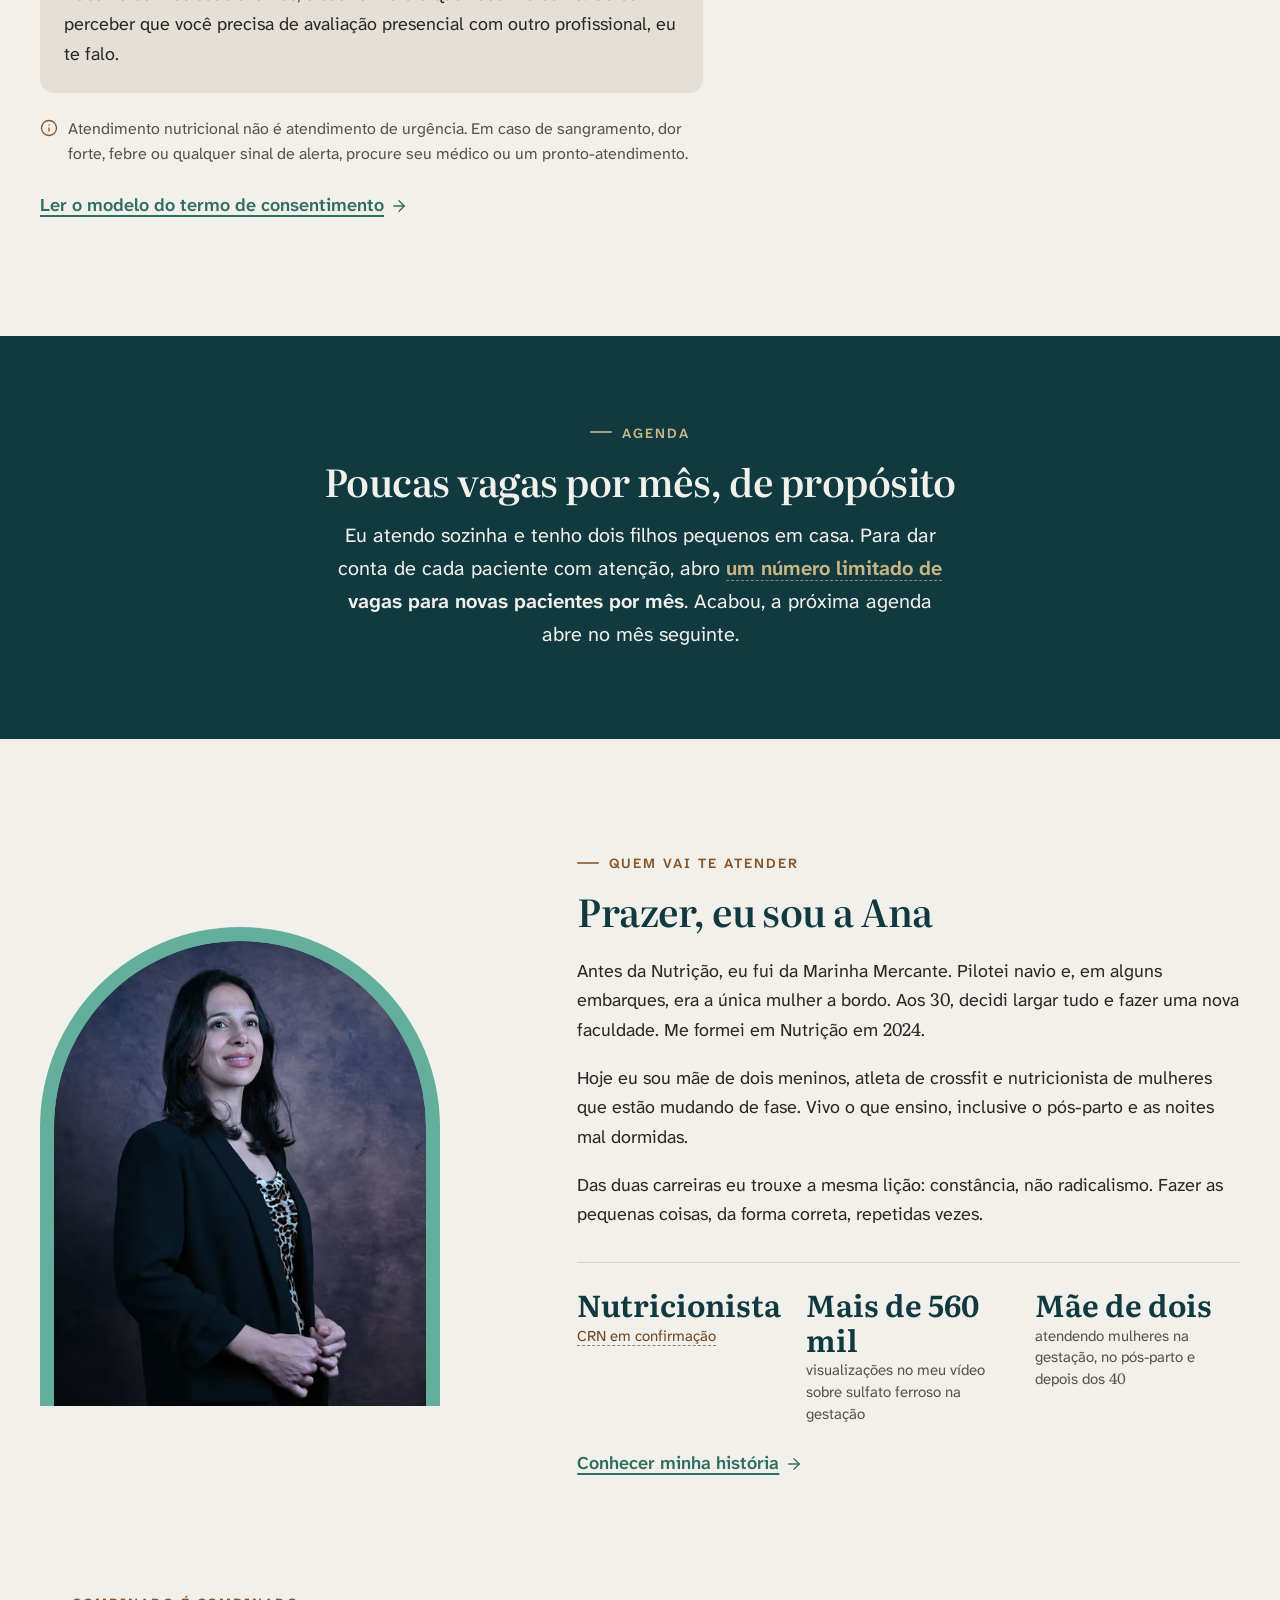
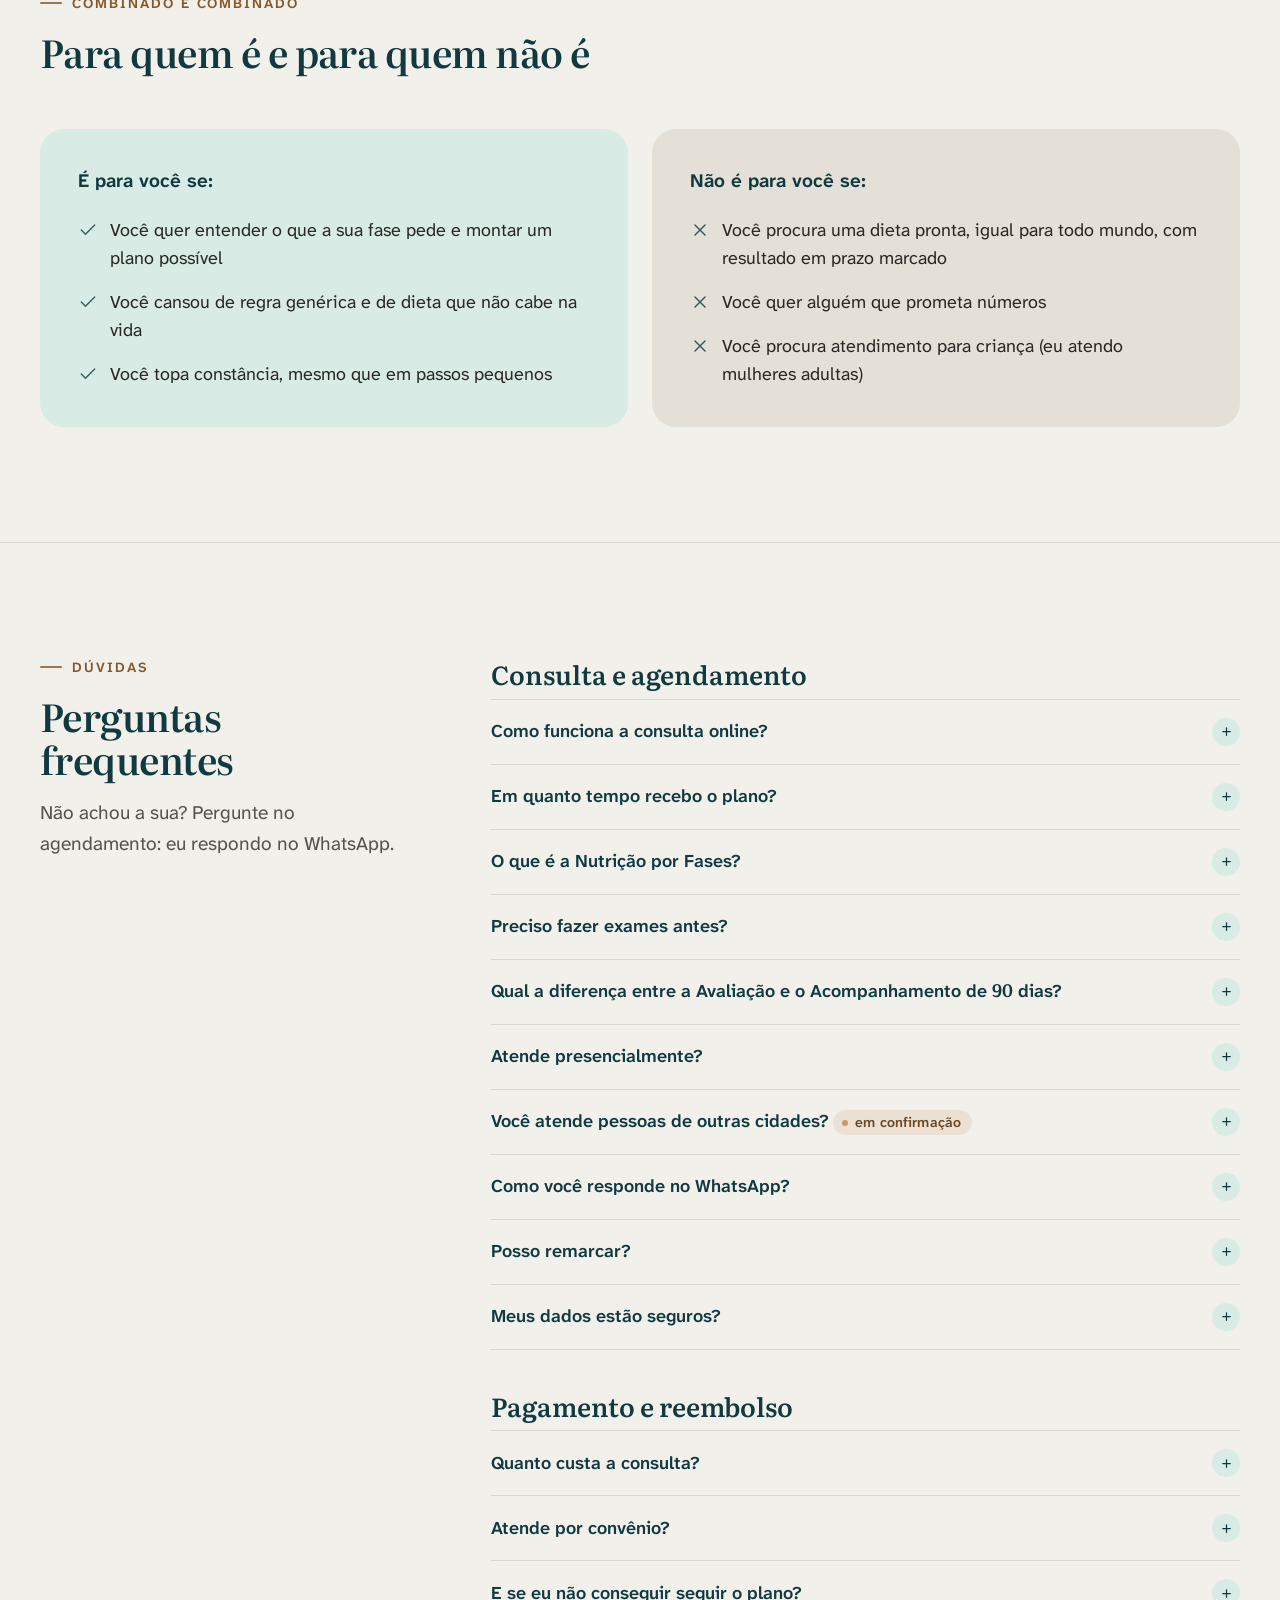
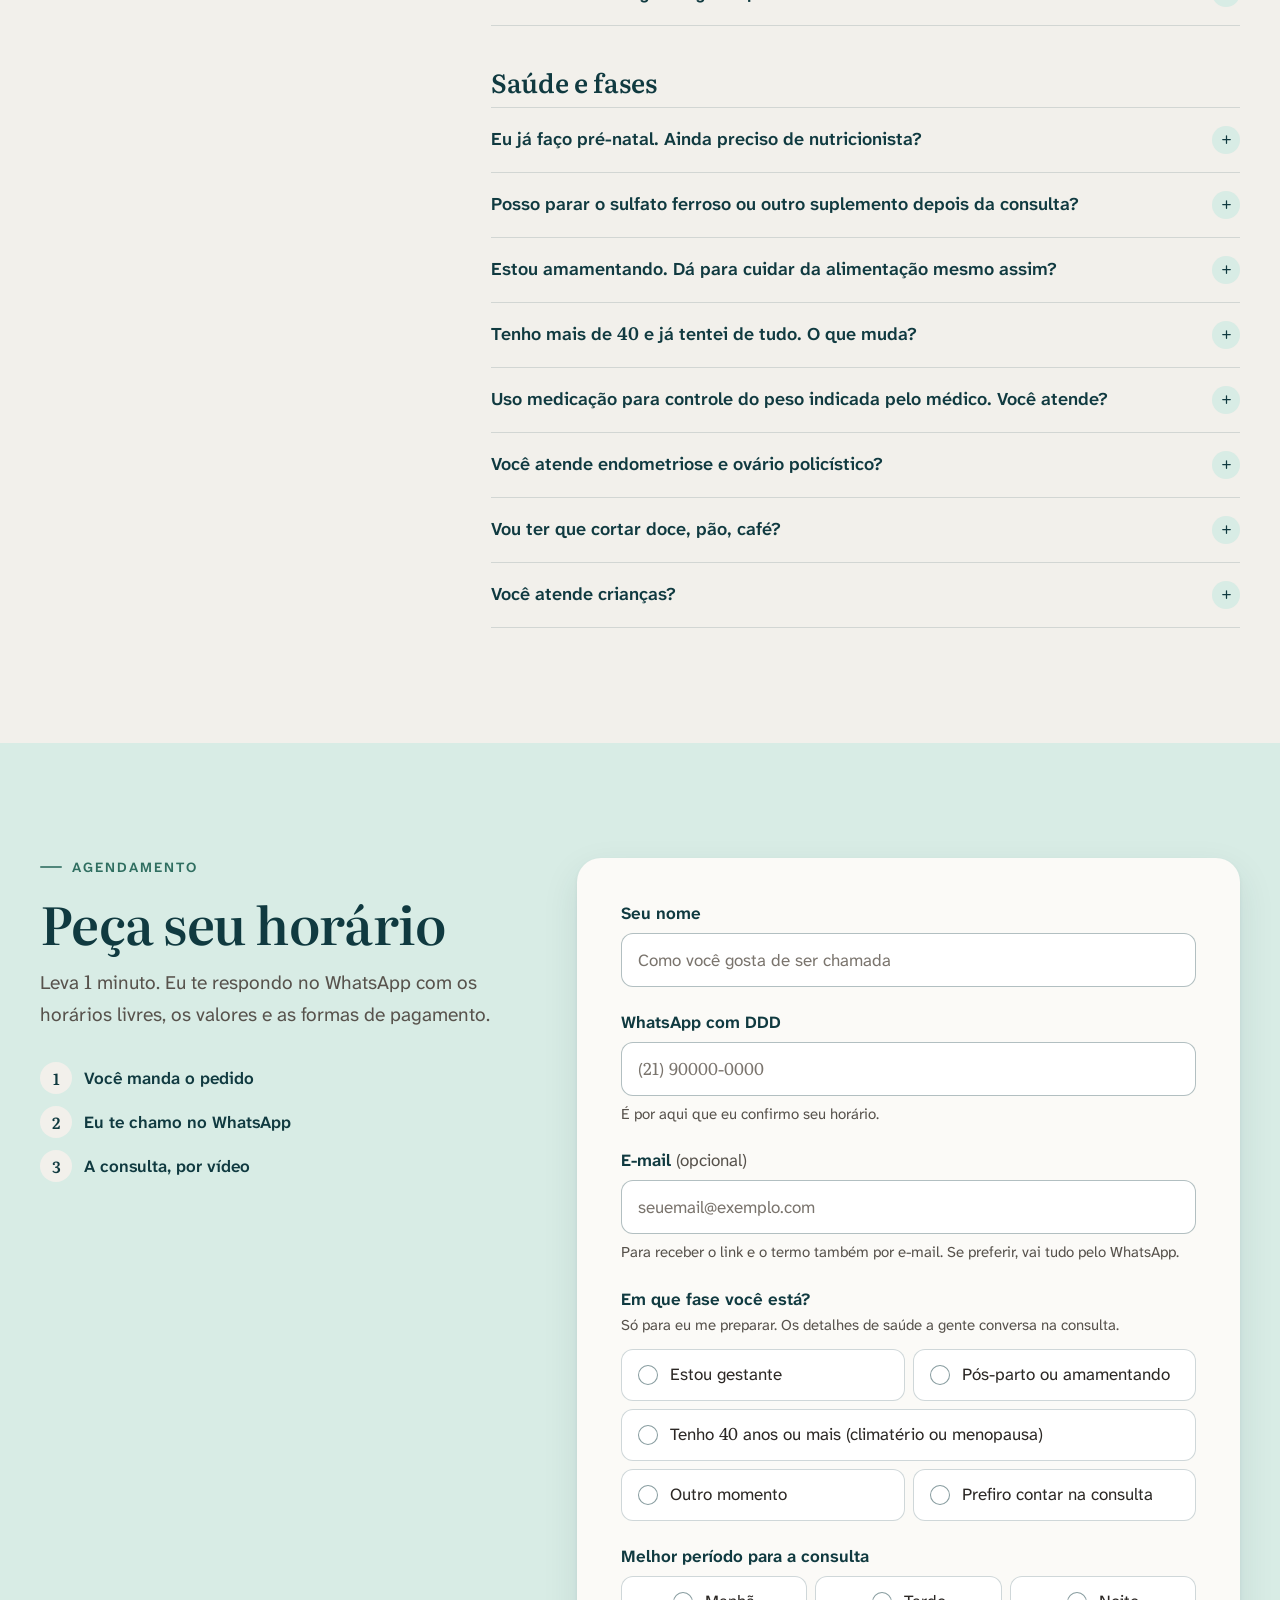
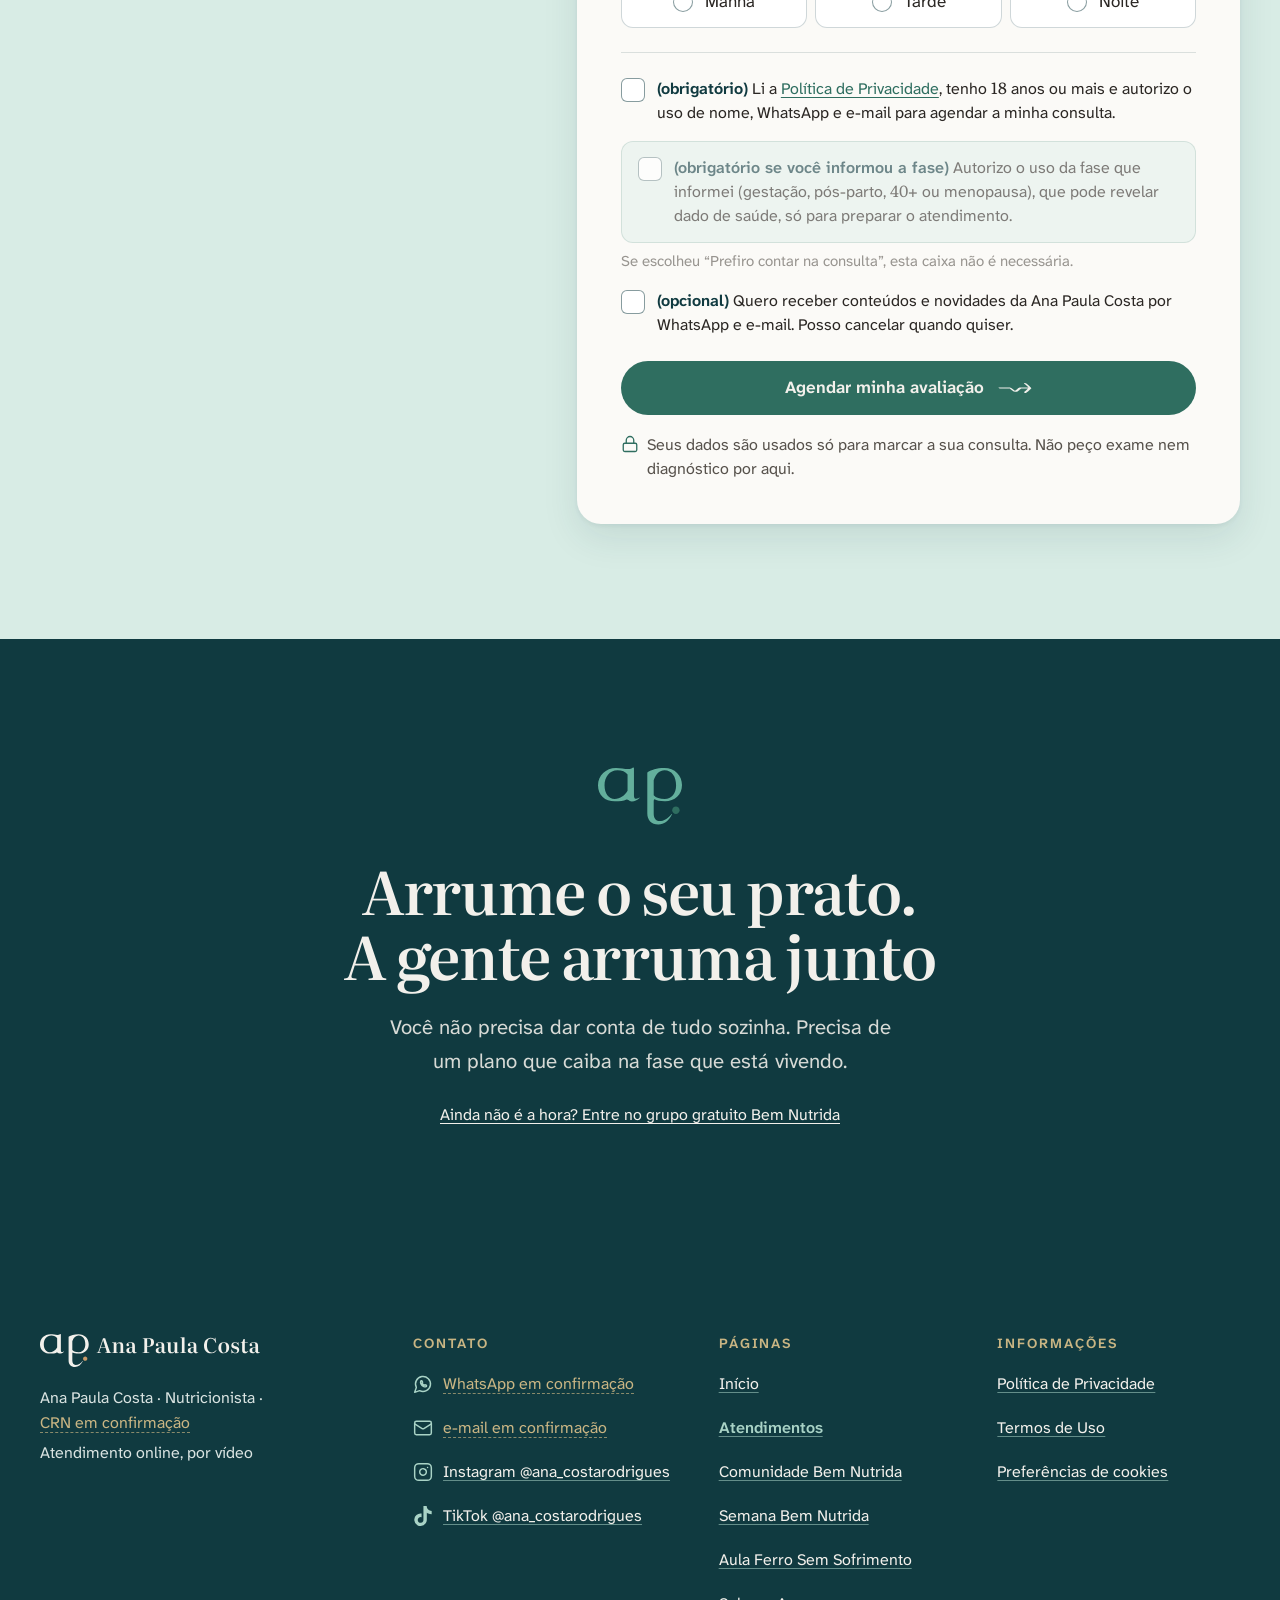
<file: atendimentos.html>
<!doctype html>
<html lang="pt-BR">
<head>
<meta charset="utf-8">
<meta name="viewport" content="width=device-width, initial-scale=1, viewport-fit=cover">
<title>Atendimento nutricional online por fase da vida · Ana Paula Costa, Nutricionista</title>
<meta name="description" content="Nutrição para gestação, pós-parto, amamentação e mulheres 40+ na menopausa. Consulta online por vídeo, plano no aplicativo em até 24 horas e 30 dias de suporte no WhatsApp.">
<!-- Prévia em aprovação: remover o noindex só na publicação final -->
<meta name="robots" content="noindex, nofollow">
<link rel="canonical" href="https://rafaelnasch.github.io/ana-costa-site/atendimentos.html">
<meta name="theme-color" content="#103A40">

<meta property="og:type" content="website">
<meta property="og:locale" content="pt_BR">
<meta property="og:site_name" content="Ana Paula Costa · Nutricionista">
<meta property="og:title" content="Nutrição por fases, online · Ana Paula Costa">
<meta property="og:description" content="Atendimento nutricional online com a Ana Paula Costa, nutricionista. Gestação, pós-parto e saúde da mulher 40+.">
<meta property="og:url" content="https://rafaelnasch.github.io/ana-costa-site/atendimentos.html">
<meta property="og:image" content="https://rafaelnasch.github.io/ana-costa-site/assets/img/og-image.png">
<meta property="og:image:width" content="1200">
<meta property="og:image:height" content="630">
<meta property="og:image:alt" content="Ana Paula Costa · Nutricionista. Nutrição por fases, online.">
<meta name="twitter:card" content="summary_large_image">

<link rel="icon" href="assets/marca/fav/favicon.svg" type="image/svg+xml">
<link rel="icon" href="assets/marca/fav/favicon-32.png" sizes="32x32" type="image/png">
<link rel="icon" href="assets/marca/fav/favicon-16.png" sizes="16x16" type="image/png">
<link rel="apple-touch-icon" href="assets/marca/fav/apple-touch-icon.png">
<link rel="manifest" href="manifest.webmanifest">

<link rel="preload" href="assets/fonts/literata-var.woff2" as="font" type="font/woff2" crossorigin>
<link rel="preload" href="assets/fonts/atkinson-next-var.woff2" as="font" type="font/woff2" crossorigin>
<link rel="stylesheet" href="assets/css/tokens.css">
<link rel="stylesheet" href="assets/css/pagina-atendimentos.css">
<link rel="stylesheet" href="assets/css/site.css">
<script src="assets/js/config.js"></script>
<script>document.documentElement.classList.add('js');</script>

<script type="application/ld+json">
{
  "@context": "https://schema.org",
  "@graph": [
    {
      "@type": "Person",
      "@id": "https://rafaelnasch.github.io/ana-costa-site/#ana",
      "name": "Ana Paula Costa",
      "jobTitle": "Nutricionista",
      "description": "Nutricionista de mulheres na gestação, no pós-parto e depois dos 40, com atendimento online por vídeo.",
      "knowsAbout": ["Nutrição na gestação", "Nutrição no pós-parto e na amamentação", "Nutrição no climatério e na menopausa", "Saúde da mulher"],
      "image": "https://rafaelnasch.github.io/ana-costa-site/assets/img/fotos/poltrona-notebook-800.webp",
      "sameAs": ["https://www.instagram.com/ana_costarodrigues/"],
      "worksFor": {"@id": "https://rafaelnasch.github.io/ana-costa-site/#atendimento"}
    },
    {
      "@type": "ProfessionalService",
      "@id": "https://rafaelnasch.github.io/ana-costa-site/#atendimento",
      "name": "Ana Paula Costa · Nutricionista",
      "description": "Atendimento nutricional online por fase da vida: gestação, pós-parto e amamentação, 40+ e menopausa.",
      "url": "https://rafaelnasch.github.io/ana-costa-site/atendimentos.html",
      "image": "https://rafaelnasch.github.io/ana-costa-site/assets/img/og-image.png",
      "founder": {"@id": "https://rafaelnasch.github.io/ana-costa-site/#ana"},
      "availableChannel": {"@type": "ServiceChannel", "name": "Atendimento online por vídeo", "availableLanguage": "pt-BR"},
      "hasOfferCatalog": {
        "@type": "OfferCatalog",
        "name": "Formatos de atendimento",
        "itemListElement": [
          {"@type": "Offer", "itemOffered": {"@type": "Service", "name": "Avaliação da Fase", "description": "Consulta online de cerca de 1 hora, plano no aplicativo em até 24 horas e 30 dias de suporte no WhatsApp."}},
          {"@type": "Offer", "itemOffered": {"@type": "Service", "name": "Acompanhamento da Fase · 90 dias", "description": "Duas consultas online, revisões do plano a cada 15 dias e 90 dias de suporte no WhatsApp."}}
        ]
      }
    },
    {
      "@type": "FAQPage",
      "mainEntity": [
        {"@type": "Question", "name": "Quanto custa a consulta?", "acceptedAnswer": {"@type": "Answer", "text": "Os valores e as formas de pagamento são informados no agendamento, pelo WhatsApp, antes de você confirmar qualquer coisa. Dá para pagar no Pix ou no cartão em até 10x, e você recebe nota fiscal."}},
        {"@type": "Question", "name": "Atende por convênio?", "acceptedAnswer": {"@type": "Answer", "text": "Não atendo pelo convênio direto. Você paga a consulta e recebe a nota fiscal para pedir reembolso ao seu plano de saúde. O valor reembolsado depende da regra da sua operadora."}},
        {"@type": "Question", "name": "Como funciona a consulta online?", "acceptedAnswer": {"@type": "Answer", "text": "É uma chamada de vídeo de cerca de 1 hora. Antes, você recebe o link e o termo de consentimento do atendimento online. Basta um celular ou computador com internet."}},
        {"@type": "Question", "name": "Em quanto tempo recebo o plano?", "acceptedAnswer": {"@type": "Answer", "text": "Em até 24 horas depois da consulta, no aplicativo, no seu celular."}},
        {"@type": "Question", "name": "O que é a Nutrição por Fases?", "acceptedAnswer": {"@type": "Answer", "text": "É o jeito como eu organizo o atendimento: primeiro eu entendo a fase que você vive (gestação, pós-parto, 40+, menopausa), depois monto o plano. O que serve para uma gestante não serve para uma mulher de 50, e o plano respeita isso."}},
        {"@type": "Question", "name": "Preciso fazer exames antes?", "acceptedAnswer": {"@type": "Answer", "text": "Não precisa fazer exame novo para agendar. Traga os que você já tiver. Se faltar algum importante, eu te digo qual pedir ao seu médico."}},
        {"@type": "Question", "name": "Eu já faço pré-natal. Ainda preciso de nutricionista?", "acceptedAnswer": {"@type": "Answer", "text": "O pré-natal cuida de você e do bebê como um todo. A consulta de nutrição tem tempo para olhar o seu prato de perto: o que você consegue comer, o enjoo, o ferro, o açúcar. Um completa o outro. Eu não substituo o seu obstetra."}},
        {"@type": "Question", "name": "Posso parar o sulfato ferroso ou outro suplemento depois da consulta?", "acceptedAnswer": {"@type": "Answer", "text": "Não por conta própria. Se a suplementação precisa de ajuste, a gente conversa olhando o seu exame, e qualquer mudança no que o médico prescreveu passa por ele."}},
        {"@type": "Question", "name": "Estou amamentando. Dá para cuidar da alimentação mesmo assim?", "acceptedAnswer": {"@type": "Answer", "text": "Dá, sim. O plano leva em conta a amamentação, a fome que ela dá e a sua energia. Nada de restrição que prejudique você ou o leite."}},
        {"@type": "Question", "name": "Tenho mais de 40 e já tentei de tudo. O que muda?", "acceptedAnswer": {"@type": "Answer", "text": "Muda o ponto de partida. A gente começa pela fase que você vive hoje, pelo seu sono, seus exames e sua rotina, e não por uma dieta que serviu para outra pessoa ou para outra época da sua vida."}},
        {"@type": "Question", "name": "Uso medicação para controle do peso indicada pelo médico. Você atende?", "acceptedAnswer": {"@type": "Answer", "text": "Atendo. O seu médico cuida da medicação e eu cuido da comida, para que comer menos não vire comer mal: proteína, saciedade, intestino e força."}},
        {"@type": "Question", "name": "Você atende endometriose e ovário policístico?", "acceptedAnswer": {"@type": "Answer", "text": "Atendo. A alimentação entra como apoio ao seu tratamento médico, no dia a dia."}},
        {"@type": "Question", "name": "E se eu não conseguir seguir o plano?", "acceptedAnswer": {"@type": "Answer", "text": "Por isso existe a Garantia do Plano que Cabe: se em 7 dias o plano não couber na sua rotina, eu reescrevo sem custo. E nos 30 dias de suporte a gente vai ajustando."}},
        {"@type": "Question", "name": "Vou ter que cortar doce, pão, café?", "acceptedAnswer": {"@type": "Answer", "text": "Não existe alimento vilão. Eu sou nutricionista, mas também gosto de bolo e de café. A gente fala de quantidade, frequência e contexto, e o plano tem espaço para a sua vida."}},
        {"@type": "Question", "name": "Qual a diferença entre a Avaliação e o Acompanhamento de 90 dias?", "acceptedAnswer": {"@type": "Answer", "text": "A Avaliação é uma consulta com plano e 30 dias de suporte. O Acompanhamento tem duas consultas, revisões a cada 15 dias e 90 dias de suporte, para quem quer atravessar a fase com alguém do lado. Na dúvida, comece pela Avaliação."}},
        {"@type": "Question", "name": "Você atende crianças?", "acceptedAnswer": {"@type": "Answer", "text": "Não. Eu atendo mulheres adultas. Quando o assunto é a alimentação dos filhos, eu ajudo a mãe que monta o prato da casa."}},
        {"@type": "Question", "name": "Atende presencialmente?", "acceptedAnswer": {"@type": "Answer", "text": "Hoje o atendimento é só online."}},
        {"@type": "Question", "name": "Meus dados estão seguros?", "acceptedAnswer": {"@type": "Answer", "text": "Neste site eu peço só o necessário para marcar a consulta: nome, WhatsApp, e-mail, a sua fase (se preferir, você pode deixar para contar na consulta) e o melhor período. Nada de exame ou diagnóstico aqui. As informações de saúde ficam no seu prontuário, dentro do atendimento."}}
      ]
    }
  ]
}
</script>
</head>
<body class="pg-atendimentos">
<!-- site:topo -->
<a class="site-pular" href="#conteudo">Pular para o conteúdo</a>
<div class="site-previa" id="faixa-previa" role="note"><span>Prévia em aprovação</span></div>
<header class="site-topo">
  <div class="site-wrap site-topo__linha">
    <a class="site-topo__logo" href="./" aria-label="Ana Paula Costa · Nutricionista, página inicial">
      <img src="assets/marca/logo-horizontal-reduzida-cor.svg" width="186" height="28" alt="">
    </a>
    <button class="site-topo__menu" type="button" aria-expanded="false" aria-controls="menu-site">
      <svg class="i-abrir" aria-hidden="true" focusable="false"><use href="assets/marca/sprite.svg#ui-menu"/></svg>
      <svg class="i-fechar" aria-hidden="true" focusable="false"><use href="assets/marca/sprite.svg#ui-x"/></svg>
      <span>Menu</span>
    </button>
    <nav class="site-nav" id="menu-site" aria-label="Principal">
      <ul class="site-nav__lista">
        <li><a class="site-nav__link" href="./">Início</a></li>
        <li><a class="site-nav__link" href="atendimentos.html" aria-current="page">Atendimentos</a></li>
        <li><a class="site-nav__link" href="comunidade.html">Comunidade</a></li>
        <li><a class="site-nav__link" href="semana-bem-nutrida.html">Semana Bem Nutrida</a></li>
        <li><a class="site-nav__link" href="sobre.html">Sobre a Ana</a></li>
      </ul>
      <div class="site-nav__extra">
        <a class="site-nav__cta" href="atendimentos.html#agendar" data-agendar>Agendar minha avaliação<svg viewBox="0 0 57.28 18.68" aria-hidden="true" focusable="false"><use href="assets/marca/sprite.svg#rota-seta"/></svg></a>
        <p class="site-nav__redes"><a href="https://www.instagram.com/ana_costarodrigues/" rel="noopener" aria-label="Instagram @ana_costarodrigues"><svg aria-hidden="true" focusable="false"><use href="assets/marca/sprite.svg#ui-instagram"/></svg></a><a href="https://www.tiktok.com/@ana_costarodrigues" rel="noopener" aria-label="TikTok @ana_costarodrigues"><svg class="preenchido" aria-hidden="true" focusable="false"><use href="assets/marca/sprite.svg#ui-tiktok"/></svg></a><span>@ana_costarodrigues</span></p>
      </div>
    </nav>
  </div>
</header>
<!-- /site:topo -->

<main id="conteudo">

<!-- 1. HERO -->
<section class="at-hero" aria-labelledby="hero-titulo">
  <div class="at-wrap at-hero__grade">
    <div class="at-hero__texto">
      <p class="rotulo">Atendimento online · Nutrição por Fases</p>
      <h1 id="hero-titulo" class="at-display at-display--hero">Nutrição por fases, online: o plano do tamanho da sua rotina</h1>
      <p class="at-hero__sub">Nutrição para a gestação, o pós-parto e a vida depois dos 40. Cada fase pede outro prato: o seu plano começa pela fase que você está vivendo.</p>
      <div class="at-hero__acao">
        <a class="at-botao at-botao--grande" href="#agendar" data-cta data-local="topo" data-cta-hero>
          <span data-cta-texto>Agendar minha avaliação</span>
          <svg class="at-seta" aria-hidden="true"><use href="assets/marca/sprite.svg#rota-seta"/></svg>
        </a>
        <p class="at-micro">Consulta por vídeo, sem sair de casa. Pedir o horário leva 1 minuto.</p>
      </div>
      <ul class="at-confianca" aria-label="Sobre o atendimento">
        <li><svg class="at-icone at-icone--p" aria-hidden="true"><use href="assets/marca/sprite.svg#ui-check"/></svg><span>Ana Paula Costa · Nutricionista · <span class="cfg" data-cfg="crn">CRN em confirmação</span></span></li>
        <li><svg class="at-icone at-icone--p" aria-hidden="true"><use href="assets/marca/sprite.svg#ui-play"/></svg><span>Mais de <span data-rede="viewsVideoFerro">560 mil</span> visualizações no meu vídeo sobre sulfato ferroso</span></li>
        <li><svg class="at-icone at-icone--p" aria-hidden="true"><use href="assets/marca/sprite.svg#ui-video"/></svg><span>100% online por vídeo</span></li>
        <li><svg class="at-icone at-icone--p" aria-hidden="true"><use href="assets/marca/sprite.svg#ui-nota-fiscal"/></svg><span>Nota fiscal para pedir reembolso ao seu plano de saúde</span></li>
      </ul>
    </div>
    <figure class="at-hero__foto arco">
      <picture><source type="image/avif" srcset="assets/img/fotos/poltrona-notebook-480.avif 480w, assets/img/fotos/poltrona-notebook-800.avif 800w, assets/img/fotos/poltrona-notebook-1200.avif 1200w, assets/img/fotos/poltrona-notebook-1365.avif 1365w" sizes="(min-width: 960px) 500px, 92vw"><source type="image/webp" srcset="assets/img/fotos/poltrona-notebook-480.webp 480w, assets/img/fotos/poltrona-notebook-800.webp 800w, assets/img/fotos/poltrona-notebook-1200.webp 1200w, assets/img/fotos/poltrona-notebook-1365.webp 1365w" sizes="(min-width: 960px) 500px, 92vw"><img src="assets/img/fotos/poltrona-notebook-800.webp" width="1365" height="1706" alt="Ana Paula Costa sentada num sofá claro com o notebook, numa sala com planta e luz natural" loading="eager" fetchpriority="high" decoding="async"></picture>
      <figcaption class="at-hero__nota">
        <strong>Mãe de dois, atleta</strong>
        <span>e nutricionista que veio da Marinha Mercante e mudou de rota aos 30.</span>
      </figcaption>
    </figure>
  </div>
</section>

<!-- 2. ABERTURA -->
<section class="at-secao at-abertura" aria-labelledby="abertura-titulo">
  <div class="at-wrap at-estreito">
    <p class="rotulo">Por que outro prato</p>
    <h2 id="abertura-titulo">Mesma dose para todas não é cuidado</h2>
    <div class="at-corpo at-corpo--grande">
      <p>A gestante ouve “é normal”. A mãe no pós-parto ouve “é assim mesmo”. A mulher de 50 ouve “é da idade”. E muitas saem com a mesma lista de regras, como se fossem a mesma pessoa.</p>
      <p>Não são. O corpo que carrega um bebê não pede o mesmo prato do corpo que amamenta às 3 da manhã. E nenhum dos dois pede o prato de quem está entrando na menopausa.</p>
      <p>Por isso eu atendo por fases. Primeiro eu entendo o momento que você vive, o que você come (o de verdade, não o do dia em que caprichou), o tempo que sobra e o que seus exames mostram. Depois a gente monta o plano. Nessa ordem.</p>
      <p class="at-abertura__fecho">E já adianto: não existe alimento vilão. Vilão é o Coringa. Aqui a gente fala de contexto, quantidade e constância.</p>
    </div>
    <svg class="at-rota" data-rota viewBox="0 -3.6 600 32.14" aria-hidden="true" focusable="false"><path fill="currentColor" d="M574.95 8.45C573.37 9.26 569.4 11.32 568.18 11.98C567.11 12.56 560.83 15.71 560.75 15.71C560.72 15.71 559.25 16.36 557.52 17.17C545.17 22.87 535.44 25.06 522.38 25.06C511.9 25.04 507.61 23.97 496.51 18.61C488.71 14.84 484.87 13.33 479.4 11.9C474.4 10.59 470.650 9.97 464.76 9.45C460.88 9.11 0.22 9.17 -0.13 9.52C-0.59 9.98 0.16 10.59 2.05 11.26L2.95 11.58L234.29 11.67C482.88 11.75 466.22 11.69 471.14 12.38C476.05 13.06 481.56 14.56 485.24 16.23C485.66 16.42 486.03 16.58 486.07 16.58C486.2 16.58 489.46 18.12 493.58 20.12C495.16 20.88 496.48 21.51 496.51 21.51C496.53 21.51 496.97 21.7 497.48 21.93C503.39 24.65 509.57 26.32 517.16 27.26C519.83 27.6 530.66 27.64 533.9 27.33C539.31 26.83 544.43 25.94 548.54 24.81C549.43 24.57 550.27 24.35 550.43 24.31C551.2 24.12 554.98 22.84 556.59 22.22C559.240 21.2 560.11 20.83 563.33 19.32C565.98 18.09 579.56 9.26 579.56 8.78C579.56 7.72 576.79 7.52 574.95 8.45Z"/><path class="at-rota__ponto" d="M598.5 4C598.5 7.65 595.55 10.6 591.9 10.6C588.25 10.6 585.3 7.65 585.3 4C585.3 0.35 588.25 -2.6 591.9 -2.6C595.55 -2.6 598.5 0.35 598.5 4Z"/></svg>
  </div>
</section>

<!-- 3. PARA QUEM É -->
<section class="at-secao at-fases" aria-labelledby="fases-titulo">
  <div class="at-wrap">
    <div class="at-cabeca">
      <p class="rotulo">Sua fase</p>
      <h2 id="fases-titulo">Escolha a sua fase</h2>
      <p class="at-cabeca__sub">Eu atendo mulheres adultas. Cada fase pede um cuidado diferente.</p>
    </div>

    <div class="at-regua" data-regua aria-hidden="true">
      <svg class="at-regua__svg" viewBox="0 0 1000 60" preserveAspectRatio="none" focusable="false">
        <path class="at-regua__base" d="M10 30 H990"/>
        <path class="at-regua__rota" data-regua-rota d="M10 30 H120 C150 30 150 48 166 48 C182 48 182 30 200 30"/>
      </svg>
      <span class="at-regua__parada" style="left:16.67%"></span><span class="at-regua__parada" style="left:50%"></span><span class="at-regua__parada" style="left:83.33%"></span>
      <span class="at-regua__ponto" data-regua-ponto></span>
    </div>

    <ul class="at-fases__grade" role="list">
      <li class="at-fase-cartao" data-fase="gestacao" data-regua-alvo="0">
        <a class="at-fase-cartao__link" href="#gestacao">
          <svg class="at-fase-cartao__icone" aria-hidden="true"><use href="assets/marca/sprite.svg#icone-gestacao"/></svg>
          <span class="at-fase-cartao__num" aria-hidden="true">01</span>
          <h3 class="at-h3">Gestação</h3>
          <p>Para quem quer comer bem pelo bebê e por você, mesmo com enjoo, ferro que faz mal ou o açúcar sendo vigiado.</p>
          <span class="at-link-seta">Ver como funciona na gestação<svg class="at-icone" aria-hidden="true"><use href="assets/marca/sprite.svg#ui-seta-direita"/></svg></span>
        </a>
      </li>
      <li class="at-fase-cartao" data-fase="pos-parto" data-regua-alvo="1">
        <a class="at-fase-cartao__link" href="#pos-parto">
          <svg class="at-fase-cartao__icone" aria-hidden="true"><use href="assets/marca/sprite.svg#icone-pos-parto"/></svg>
          <span class="at-fase-cartao__num" aria-hidden="true">02</span>
          <h3 class="at-h3">Pós-parto e amamentação</h3>
          <p>Para quem quer energia, comida que dá para fazer com um bebê no colo e voltar a se cuidar sem dieta radical.</p>
          <span class="at-link-seta">Ver como funciona no pós-parto<svg class="at-icone" aria-hidden="true"><use href="assets/marca/sprite.svg#ui-seta-direita"/></svg></span>
        </a>
      </li>
      <li class="at-fase-cartao" data-fase="40-mais" data-regua-alvo="2">
        <a class="at-fase-cartao__link" href="#40-mais">
          <svg class="at-fase-cartao__icone" aria-hidden="true"><use href="assets/marca/sprite.svg#icone-40-mais"/></svg>
          <span class="at-fase-cartao__num" aria-hidden="true">03</span>
          <h3 class="at-h3">40+ e menopausa</h3>
          <p>Para quem sente que o corpo mudou as regras sem avisar, já tentou de tudo e quer, antes de qualquer coisa, ser ouvida.</p>
          <span class="at-link-seta">Ver como funciona depois dos 40<svg class="at-icone" aria-hidden="true"><use href="assets/marca/sprite.svg#ui-seta-direita"/></svg></span>
        </a>
      </li>
    </ul>

  </div>
</section>

<!-- 4. GESTAÇÃO -->
<section id="gestacao" data-painel-fase class="at-secao at-fase" data-fase="gestacao" aria-labelledby="gestacao-titulo">
  <div class="at-wrap at-fase__grade">
    <figure class="at-fase__foto arco">
      <picture><source type="image/avif" srcset="assets/img/fotos/gestacao-janela-sorriso-480.avif 480w, assets/img/fotos/gestacao-janela-sorriso-800.avif 800w, assets/img/fotos/gestacao-janela-sorriso-1200.avif 1200w, assets/img/fotos/gestacao-janela-sorriso-1365.avif 1365w" sizes="(min-width: 960px) 440px, 92vw"><source type="image/webp" srcset="assets/img/fotos/gestacao-janela-sorriso-480.webp 480w, assets/img/fotos/gestacao-janela-sorriso-800.webp 800w, assets/img/fotos/gestacao-janela-sorriso-1200.webp 1200w, assets/img/fotos/gestacao-janela-sorriso-1365.webp 1365w" sizes="(min-width: 960px) 440px, 92vw"><img src="assets/img/fotos/gestacao-janela-sorriso-800.webp" width="1365" height="1706" alt="Ana Paula Costa grávida, de camisa branca, segurando um copo de água perto da janela e sorrindo para a câmera" loading="lazy" decoding="async"></picture>
    </figure>
    <div class="at-fase__texto">
      <p class="rotulo">Gestação</p>
      <h2 id="gestacao-titulo">Nenhuma gestante é dose única</h2>
      <div class="at-corpo">
        <p>Muita mulher só começa a cuidar do prato quando descobre a gravidez, pensando no bebê. Que bom. Aí vêm o enjoo, o sulfato ferroso que derruba, a glicemia que pediram para observar. E nem sempre sobra tempo na consulta para explicar o porquê de cada coisa.</p>
        <p>Eu passei por duas gestações. Sei que tem dia em que o estômago não aceita o que o plano manda.</p>
      </div>
      <p class="at-lista-titulo">Na avaliação, a gente olha para:</p>
      <ul class="at-lista" role="list">
        <li>O que você consegue comer em cada trimestre, inclusive nos dias de enjoo forte</li>
        <li>Ferro e outros suplementos: horário, o que vai junto no prato e a dose que faz sentido para o seu exame, sempre conversando com o que o pré-natal indicou</li>
        <li>Açúcar e glicemia, com um plano que você aguenta seguir sem chorar de vontade de doce</li>
        <li>Fome, intestino, sono e a rotina de hoje (trabalho, outro filho, cansaço)</li>
      </ul>
      <blockquote class="at-citacao"><p>“Comer bem na gestação é cuidar de você para cuidar do bebê.”</p></blockquote>
      <p class="at-obs">A nutrição caminha junto com o seu pré-natal e não substitui o médico. Não pare nenhum suplemento por conta própria: leve a dúvida para a consulta e para o seu obstetra.</p>
      <p class="at-ferro" data-ferro><a href="#agendar">Assistiu à aula do ferro? Leve a sua pergunta para a Avaliação da Fase.</a></p>
    </div>
  </div>
</section>

<!-- 5. PÓS-PARTO -->
<section id="pos-parto" data-painel-fase class="at-secao at-fase at-fase--inverte at-fase--zoom" data-fase="pos-parto" aria-labelledby="pos-parto-titulo">
  <div class="at-wrap at-fase__grade">
    <figure class="at-fase__foto arco arco--pos-parto">
      <picture><source type="image/avif" srcset="assets/img/fotos/retrato-close-480.avif 480w, assets/img/fotos/retrato-close-800.avif 800w, assets/img/fotos/retrato-close-1200.avif 1200w, assets/img/fotos/retrato-close-1365.avif 1365w" sizes="(min-width: 960px) 440px, 92vw"><source type="image/webp" srcset="assets/img/fotos/retrato-close-480.webp 480w, assets/img/fotos/retrato-close-800.webp 800w, assets/img/fotos/retrato-close-1200.webp 1200w, assets/img/fotos/retrato-close-1365.webp 1365w" sizes="(min-width: 960px) 440px, 92vw"><img src="assets/img/fotos/retrato-close-800.webp" width="1365" height="1706" alt="Ana Paula Costa de camisa jeans, com as mãos unidas perto do rosto, sorrindo para a câmera" loading="lazy" decoding="async"></picture>
    </figure>
    <div class="at-fase__texto">
      <p class="rotulo">Pós-parto e amamentação</p>
      <h2 id="pos-parto-titulo">Seu corpo mudou de fase. Seu prato também precisa</h2>
      <div class="at-corpo">
        <p>O corpo não falhou. Ele fez algo extraordinário. Agora ele pede outra coisa: energia para as noites picadas, comida que dá para fazer com uma mão só e paciência com o espelho.</p>
        <p>Eu estou nessa fase agora, com um bebê em casa. Sei o que é comer com filho no colo e atravessar noite ruim atrás de noite ruim. Por isso o plano precisa ser possível, não perfeito.</p>
      </div>
      <p class="at-lista-titulo">Na avaliação, a gente olha para:</p>
      <ul class="at-lista" role="list">
        <li>O que comer para ter energia e, se você amamenta, cuidar da amamentação</li>
        <li>Refeições rápidas e lanches para a fome da madrugada</li>
        <li>Queda de cabelo, cansaço e intestino, à luz dos seus exames</li>
        <li>A volta aos treinos com calma, sem compensar nada no prato</li>
        <li>Voltar a se sentir bem no próprio corpo, sem dieta radical e sem pressa</li>
      </ul>
      <blockquote class="at-citacao"><p>“Isso não é uma perda. É uma transição.”</p></blockquote>
    </div>
  </div>
</section>

<!-- 6. 40+ -->
<section id="40-mais" data-painel-fase class="at-secao at-fase" data-fase="40-mais" aria-labelledby="quarenta-titulo">
  <div class="at-wrap at-fase__grade">
    <figure class="at-fase__foto arco arco--40">
      <picture><source type="image/avif" srcset="assets/img/fotos/retrato-evento-480.avif 480w, assets/img/fotos/retrato-evento-800.avif 800w, assets/img/fotos/retrato-evento-1200.avif 1200w, assets/img/fotos/retrato-evento-1367.avif 1367w" sizes="(min-width: 960px) 440px, 92vw"><source type="image/webp" srcset="assets/img/fotos/retrato-evento-480.webp 480w, assets/img/fotos/retrato-evento-800.webp 800w, assets/img/fotos/retrato-evento-1200.webp 1200w, assets/img/fotos/retrato-evento-1367.webp 1367w" sizes="(min-width: 960px) 440px, 92vw"><img src="assets/img/fotos/retrato-evento-800.webp" width="1367" height="1709" alt="Retrato de Ana Paula Costa sorrindo, de blazer preto, com a mão no queixo, diante de um fundo escuro" loading="lazy" decoding="async"></picture>
    </figure>
    <div class="at-fase__texto">
      <p class="rotulo">40+ e menopausa</p>
      <h2 id="quarenta-titulo">Você não falhou. A fase mudou</h2>
      <div class="at-corpo">
        <p>Tem mulher que passou a vida sem pensar muito em comida e, de repente, nada do que sempre funcionou funciona mais. O sono piora, o calor chega sem avisar, o pique vai embora. E cada profissional diz uma coisa.</p>
        <p>Se você já tentou de tudo, talvez tenha tentado coisas feitas para outra fase. O climatério e a menopausa pedem um prato pensado para eles.</p>
      </div>
      <p class="at-lista-titulo">Na avaliação, a gente olha para:</p>
      <ul class="at-lista" role="list">
        <li>Como sua alimentação conversa com sono, calores, intestino e disposição</li>
        <li>Proteína, força e o cuidado com a massa muscular nessa fase</li>
        <li>O açúcar que foi se acumulando no dia a dia, sem proibição e sem culpa</li>
        <li>Seus exames recentes e o que eles pedem do seu prato</li>
        <li>O que você já tentou, o que funcionou e o que só cansou</li>
      </ul>
      <blockquote class="at-citacao"><p>“Você não precisa ser radical. Basta ser consistente.”</p></blockquote>
      <p class="at-obs">Hormônios, medicações e diagnósticos ficam com o seu médico. O meu papel é cuidar do que vai no seu prato, junto com ele.</p>
    </div>
  </div>
</section>

<!-- 7. OUTROS TEMAS -->
<section class="at-secao at-temas" aria-labelledby="temas-titulo">
  <div class="at-wrap">
    <div class="at-cabeca">
      <p class="rotulo">Também atendo</p>
      <h2 id="temas-titulo">Quando a fase vem com outra questão junto</h2>
    </div>
    <div class="at-temas__grade">
      <article class="at-tema">
        <h3 class="at-h4">Endometriose e ovário policístico</h3>
        <p>A alimentação pode apoiar o seu tratamento no dia a dia: horário das refeições, intestino e disposição. Sempre ao lado do acompanhamento médico.</p>
      </article>
      <article class="at-tema">
        <h3 class="at-h4">Medicação para controle do peso</h3>
        <p>Para quem usa medicação para controle do peso indicada pelo médico. O seu médico cuida da medicação. A comida precisa acompanhar, porque comer pouco não pode virar comer mal: a gente cuida de proteína, saciedade, intestino e da sua força.</p>
      </article>
      <article class="at-tema">
        <h3 class="at-h4">Excesso de açúcar</h3>
        <p>Ninguém precisa cortar tudo. A gente descobre por onde o açúcar entra no seu dia e troca o que dá para trocar, um passo de cada vez.</p>
      </article>
      <article class="at-tema">
        <h3 class="at-h4">Organização das refeições</h3>
        <p>É a dificuldade que eu mais vejo desde que comecei a atender. Ninguém tem tempo, às vezes bate a preguiça, e tudo bem. O plano já sai pensado para a sua semana real.</p>
      </article>
      <article class="at-tema">
        <h3 class="at-h4">A sua alimentação na introdução alimentar do bebê</h3>
        <p>Quando o bebê começa a comer, a rotina da casa muda junto. Eu cuido de você, que monta o prato da família nessa fase. Não atendo crianças: a alimentação do bebê fica com o pediatra.</p>
      </article>
    </div>
  </div>
</section>

<!-- 8. COMO FUNCIONA -->
<section class="at-secao at-passos" aria-labelledby="passos-titulo">
  <div class="at-wrap">
    <div class="at-cabeca">
      <p class="rotulo">Passo a passo</p>
      <h2 id="passos-titulo">Do agendamento ao plano no seu celular</h2>
    </div>
    <ol class="at-passos__lista" data-passos>
      <li class="at-passo">
        <span class="at-passo__marca" aria-hidden="true"><svg class="at-icone"><use href="assets/marca/sprite.svg#ui-calendar"/></svg></span>
        <div class="at-passo__texto">
          <p class="at-passo__num">Passo 1</p>
          <h3 class="at-h4">Você pede seu horário</h3>
          <p>Você preenche o formulário curto aqui embaixo e escolhe o melhor período. No WhatsApp chegam os horários livres, os valores e as formas de pagamento.</p>
        </div>
      </li>
      <li class="at-passo">
        <span class="at-passo__marca" aria-hidden="true"><svg class="at-icone"><use href="assets/marca/sprite.svg#ui-file-text"/></svg></span>
        <div class="at-passo__texto">
          <p class="at-passo__num">Passo 2</p>
          <h3 class="at-h4">Você confirma e recebe o termo</h3>
          <p>Com o horário confirmado, chegam o link da consulta e o termo de consentimento do atendimento online, para você ler e aceitar antes do primeiro encontro. Junto vai a lista do que separar (exames, suplementos, sua rotina).</p>
        </div>
      </li>
      <li class="at-passo">
        <span class="at-passo__marca" aria-hidden="true"><svg class="at-icone"><use href="assets/marca/sprite.svg#ui-video"/></svg></span>
        <div class="at-passo__texto">
          <p class="at-passo__num">Passo 3</p>
          <h3 class="at-h4">A consulta, por vídeo</h3>
          <p>Cerca de 1 hora, sem pressa. A gente conversa sobre a sua fase, sua rotina, o que você gosta e o que não desce, sua história e seus exames. Pode estar de pijama e com o bebê por perto. Eu entendo.</p>
        </div>
      </li>
      <li class="at-passo">
        <span class="at-passo__marca" aria-hidden="true"><svg class="at-icone"><use href="assets/marca/sprite.svg#ui-smartphone"/></svg></span>
        <div class="at-passo__texto">
          <p class="at-passo__num">Passo 4</p>
          <h3 class="at-h4">O plano chega em até 24 horas</h3>
          <p>Seu plano alimentar individualizado chega no aplicativo, no seu celular, em até 24 horas depois da consulta. Feito para a sua rotina, não para a rotina ideal.</p>
        </div>
      </li>
      <li class="at-passo">
        <span class="at-passo__marca" aria-hidden="true"><svg class="at-icone" viewBox="0 0 24 24" fill="none" stroke="currentColor" stroke-width="1.75" stroke-linecap="round" stroke-linejoin="round"><path d="M9 3h6M10 3v3.2c0 .5-.2 1-.6 1.3A5 5 0 0 0 7 11.6V19a2 2 0 0 0 2 2h6a2 2 0 0 0 2-2v-7.4a5 5 0 0 0-2.4-4.1c-.4-.3-.6-.8-.6-1.3V3"/><path d="M7 14h10"/></svg></span>
        <div class="at-passo__texto">
          <p class="at-passo__num">Passo 5</p>
          <h3 class="at-h4">Suplementação, só quando indicada</h3>
          <p>Se a sua fase e os seus exames pedirem, a suplementação vem individualizada, com dose e horário pensados para você. Se não pedirem, não tem.</p>
        </div>
      </li>
      <li class="at-passo">
        <span class="at-passo__marca at-passo__marca--fim" aria-hidden="true"><svg class="at-icone"><use href="assets/marca/sprite.svg#ui-whatsapp"/></svg></span>
        <div class="at-passo__texto">
          <p class="at-passo__num">Passo 6</p>
          <h3 class="at-h4">30 dias de suporte no WhatsApp</h3>
          <p>Durante 30 dias você tira dúvidas pelo WhatsApp e a gente faz ajustes semanais no plano, conforme a vida for acontecendo. Respondo em <span class="cfg" data-cfg="horarioSuporte">horário a confirmar</span>.</p>
        </div>
      </li>
    </ol>
    <div class="at-centro">
      <a class="at-botao" href="#agendar" data-cta data-local="passos"><span data-cta-texto>Agendar minha avaliação</span><svg class="at-seta" aria-hidden="true"><use href="assets/marca/sprite.svg#rota-seta"/></svg></a>
    </div>
  </div>
</section>

<!-- 9. FORMATOS -->
<section class="at-secao at-formatos" aria-labelledby="formatos-titulo">
  <div class="at-wrap">
    <div class="at-cabeca">
      <p class="rotulo">Formatos</p>
      <h2 id="formatos-titulo">Avaliação da Fase ou Acompanhamento da Fase</h2>
      <p class="at-cabeca__sub">Os dois começam do mesmo jeito, com uma consulta longa olhando para a sua fase. A diferença é quanto tempo a gente segue junto.</p>
    </div>
    <div class="at-formatos__grade">
      <article class="at-formato" aria-labelledby="formato-avaliacao">
        <h3 id="formato-avaliacao" class="at-h3">Avaliação da Fase</h3>
        <p class="at-formato__ideal"><strong>Ideal para:</strong> quem quer um plano para a fase que está vivendo e segurança para dar o primeiro passo.</p>
        <p class="at-formato__preco" data-preco="precoAvaliacao"><span>Investimento:</span> <strong data-preco-valor>informado no agendamento</strong> <span data-preco-parcela hidden>(ou em até 10x)</span></p>
        <ul class="at-formato__lista" role="list">
          <li><svg class="at-icone" aria-hidden="true"><use href="assets/marca/sprite.svg#ui-check"/></svg><span>1 consulta de cerca de 1 hora por vídeo, com leitura dos seus exames</span></li>
          <li><svg class="at-icone" aria-hidden="true"><use href="assets/marca/sprite.svg#ui-check"/></svg><span>Plano da fase no aplicativo em até 24 horas</span></li>
          <li><svg class="at-icone" aria-hidden="true"><use href="assets/marca/sprite.svg#ui-check"/></svg><span>Suplementação individualizada, quando indicada</span></li>
          <li><svg class="at-icone" aria-hidden="true"><use href="assets/marca/sprite.svg#ui-check"/></svg><span>30 dias de suporte no WhatsApp, com ajustes</span></li>
          <li data-trava="guiaDaFase"><svg class="at-icone" aria-hidden="true"><use href="assets/marca/sprite.svg#ui-check"/></svg><span>Guia da Fase: cardápio-exemplo e lista de compras da sua fase</span></li>
          <li><svg class="at-icone" aria-hidden="true"><use href="assets/marca/sprite.svg#ui-check"/></svg><span>Garantia do Plano que Cabe</span></li>
        </ul>
      </article>
      <article class="at-formato at-formato--junto" aria-labelledby="formato-acompanhamento">
        <p class="at-formato__selo">Para quem quer seguir junto</p>
        <h3 id="formato-acompanhamento" class="at-h3">Acompanhamento da Fase · 90 dias</h3>
        <p class="at-formato__ideal"><strong>Ideal para:</strong> quem quer atravessar a fase com alguém do lado, mexendo no plano conforme a vida muda.</p>
        <p class="at-formato__preco" data-preco="precoAcompanhamento"><span>Investimento:</span> <strong data-preco-valor>informado no agendamento</strong> <span data-preco-parcela hidden>(ou em até 10x)</span></p>
        <ul class="at-formato__lista" role="list">
          <li><svg class="at-icone" aria-hidden="true"><use href="assets/marca/sprite.svg#ui-check"/></svg><span>2 consultas por vídeo: a de abertura e a de reavaliação</span></li>
          <li><svg class="at-icone" aria-hidden="true"><use href="assets/marca/sprite.svg#ui-check"/></svg><span>Revisões do plano a cada 15 dias, por mensagem</span></li>
          <li><svg class="at-icone" aria-hidden="true"><use href="assets/marca/sprite.svg#ui-check"/></svg><span>90 dias de suporte no WhatsApp</span></li>
          <li data-trava="guiaDaFase"><svg class="at-icone" aria-hidden="true"><use href="assets/marca/sprite.svg#ui-check"/></svg><span>Guia da Fase atualizado a cada revisão</span></li>
          <li><svg class="at-icone" aria-hidden="true"><use href="assets/marca/sprite.svg#ui-check"/></svg><span>Na gestação: reavaliação a cada trimestre, porque cada trimestre pede outro prato</span></li>
          <li><svg class="at-icone" aria-hidden="true"><use href="assets/marca/sprite.svg#ui-check"/></svg><span>No pós-parto e depois dos 40: reavaliação em 45 dias, com exames</span></li>
          <li data-trava="garantiaNoAcompanhamento"><svg class="at-icone" aria-hidden="true"><use href="assets/marca/sprite.svg#ui-check"/></svg><span>Garantia do Plano que Cabe</span></li>
        </ul>
      </article>
    </div>
    <div class="at-formatos__rodape">
      <p class="at-pequeno">Valores e formas de pagamento informados no agendamento. Pix ou cartão em até 10x. Nota fiscal para pedir reembolso ao seu plano de saúde.</p>
      <p class="at-formatos__apoio">Na dúvida, comece pela Avaliação. Na consulta eu te digo, com sinceridade, se faz sentido seguir junto.</p>
      <a class="at-botao" href="#agendar" data-cta data-local="formatos"><span data-cta-texto>Agendar minha avaliação</span><svg class="at-seta" aria-hidden="true"><use href="assets/marca/sprite.svg#rota-seta"/></svg></a>
    </div>
  </div>
</section>

<!-- 10. GARANTIA -->
<section class="at-garantia" aria-labelledby="garantia-titulo">
  <div class="at-wrap at-garantia__grade">
    <div class="at-selo" aria-hidden="true">
      <svg viewBox="0 0 200 200" focusable="false">
        <defs><path id="selo-circulo" d="M100 100 m-78 0 a78 78 0 1 1 156 0 a78 78 0 1 1 -156 0"/></defs>
        <circle cx="100" cy="100" r="94" fill="none" stroke="currentColor" stroke-width="1.25"/>
        <circle cx="100" cy="100" r="62" fill="none" stroke="currentColor" stroke-width="1"/>
        <text class="at-selo__anel"><textPath href="#selo-circulo" startOffset="0" textLength="486" lengthAdjust="spacing">GARANTIA DO PLANO QUE CABE · 7 DIAS ·</textPath></text>
        <text class="at-selo__num" x="100" y="108" text-anchor="middle">7</text>
        <text class="at-selo__dias" x="100" y="130" text-anchor="middle">DIAS</text>
        <circle class="at-selo__ponto" cx="133" cy="98" r="4.2"/>
      </svg>
    </div>
    <div class="at-garantia__texto">
      <p class="rotulo">Garantia</p>
      <h2 id="garantia-titulo">Garantia do Plano que Cabe</h2>
      <p class="at-garantia__frase">Se em 7 dias o plano não couber na sua rotina, eu reescrevo sem custo.</p>
      <p>Plano bonito que não sai do papel não serve para nada. Se na primeira semana você perceber que o plano não conversa com o seu horário, com a sua geladeira ou com o seu cansaço, me chama. Eu reescrevo e te mando de novo.</p>
      <p class="at-pequeno">É uma garantia do meu serviço, não de resultado. Os resultados podem não ocorrer da mesma forma para todas as pessoas: cada corpo responde de um jeito e no seu tempo, e nenhuma nutricionista pode prometer números. O meu compromisso é com um plano que você consegue seguir.</p>
    </div>
  </div>
</section>

<!-- 11. PREPARAÇÃO -->
<section class="at-secao at-preparo" aria-labelledby="preparo-titulo">
  <div class="at-wrap">
    <div class="at-cabeca">
      <p class="rotulo">Preparação</p>
      <h2 id="preparo-titulo">O que separar antes da consulta</h2>
      <p class="at-destaque-linha"><svg class="at-icone" aria-hidden="true"><use href="assets/marca/sprite.svg#ui-info"/></svg>Não precisa fazer exame novo para agendar. Traga o que você já tem.</p>
    </div>
    <div class="at-preparo__grade">
      <div class="at-checklist">
        <h3 class="at-h4">Para todas</h3>
        <ul role="list">
          <li><span class="at-caixa" aria-hidden="true"></span>Exames de sangue recentes que você tiver, de preferência dos últimos 6 meses</li>
          <li><span class="at-caixa" aria-hidden="true"></span>A lista dos remédios e suplementos que você usa hoje, com a dose (pode ser foto da caixa)</li>
          <li><span class="at-caixa" aria-hidden="true"></span>Uma ideia do que você comeu em dois dias comuns (pode ser no bloco de notas do celular, sem caprichar)</li>
          <li><span class="at-caixa" aria-hidden="true"></span>Seus horários: acordar, trabalho, treino, sono</li>
          <li><span class="at-caixa" aria-hidden="true"></span>Um canto com internet e um pouco de privacidade. Fone ajuda</li>
        </ul>
      </div>
      <div class="at-checklist at-checklist--gestante">
        <h3 class="at-h4">Se você está gestante</h3>
        <ul role="list">
          <li><span class="at-caixa" aria-hidden="true"></span>Sua caderneta ou cartão da gestante</li>
          <li><span class="at-caixa" aria-hidden="true"></span>A receita dos suplementos do pré-natal</li>
        </ul>
        <div class="at-enviar">
          <h3 class="at-h4">Como enviar</h3>
          <p>Os exames você me manda pelo WhatsApp até 24 horas antes da consulta. Se faltar algum exame importante, eu te digo qual pedir ao seu médico.</p>
        </div>
      </div>
    </div>
  </div>
</section>

<!-- 12 + 13. ONLINE E PAGAMENTO -->
<section class="at-secao at-online" aria-labelledby="online-titulo">
  <div class="at-wrap at-online__grade">
    <div class="at-online__texto">
      <p class="rotulo">Atendimento online</p>
      <h2 id="online-titulo">Consulta por vídeo, com registro, sigilo e termo de consentimento</h2>
      <div class="at-corpo">
        <p>Eu atendo 100% online, por vídeo. Nada de sair de casa, arrumar quem fique com as crianças ou pegar trânsito.</p>
        <p>O atendimento online de nutrição é permitido e regulamentado pelo Conselho Federal de Nutricionistas (Resolução CFN nº 760/2023). Por isso:</p>
      </div>
      <ul class="at-lista at-lista--icones" role="list">
        <li><svg class="at-icone" aria-hidden="true"><use href="assets/marca/sprite.svg#ui-check"/></svg><span>Eu atendo com registro ativo no conselho regional: <span class="cfg" data-cfg="crn">CRN em confirmação</span></span></li>
        <li><svg class="at-icone" aria-hidden="true"><use href="assets/marca/sprite.svg#ui-file-text"/></svg><span>Antes da primeira consulta, você recebe o <strong>termo de consentimento do atendimento online</strong> para ler e aceitar. Ele explica como a consulta acontece, como seus dados são guardados e quais são os limites do formato</span></li>
        <li><svg class="at-icone" aria-hidden="true"><use href="assets/marca/sprite.svg#ui-lock"/></svg><span>Seus dados de saúde ficam no seu prontuário, guardados com sigilo e usados só para o seu atendimento</span></li>
      </ul>
      <div class="at-limite">
        <h3 class="at-h4">O que a consulta online não faz</h3>
        <p>Pela câmera eu não faço exame físico nem tiro medidas. Por isso a gente trabalha com os seus exames, a sua rotina e o que você me conta. Se eu perceber que você precisa de avaliação presencial com outro profissional, eu te falo.</p>
      </div>
      <p class="at-pequeno at-alerta"><svg class="at-icone" aria-hidden="true"><use href="assets/marca/sprite.svg#ui-info"/></svg><span>Atendimento nutricional não é atendimento de urgência. Em caso de sangramento, dor forte, febre ou qualquer sinal de alerta, procure seu médico ou um pronto-atendimento.</span></p>
      <p><a class="link-seta" href="termos.html#teleconsulta"><span>Ler o modelo do termo de consentimento</span><svg aria-hidden="true" focusable="false"><use href="assets/marca/sprite.svg#ui-seta-direita"/></svg></a></p>
    </div>

    <aside class="at-pagamento" aria-labelledby="pagamento-titulo">
      <p class="rotulo">Pagamento</p>
      <h2 id="pagamento-titulo" class="at-h3">Como pagar e como pedir reembolso</h2>
      <ul class="at-pagamento__lista" role="list">
        <li><svg class="at-icone at-icone--g" aria-hidden="true"><use href="assets/marca/sprite.svg#ui-pix"/></svg><p><strong>Pix ou cartão em até 10x.</strong> Os valores e as formas de pagamento são informados no agendamento, pelo WhatsApp.</p></li>
        <li><svg class="at-icone at-icone--g" aria-hidden="true"><use href="assets/marca/sprite.svg#ui-nota-fiscal"/></svg><p><strong>Nota fiscal em seu nome.</strong> Você recebe a nota da consulta para pedir reembolso ao seu plano de saúde.</p></li>
        <li><svg class="at-icone at-icone--g" aria-hidden="true"><use href="assets/marca/sprite.svg#ui-cartao-credito"/></svg><p><strong>Reembolso depende do seu plano.</strong> Eu não atendo pelo convênio direto. Cada operadora tem regra e valor próprios para nutricionista, então vale ligar antes e perguntar.</p></li>
      </ul>
      <p class="at-pequeno">Remarcação e cancelamento: <span class="cfg" data-cfg="politicaRemarcacao" data-minuscula>política em confirmação</span>.</p>
    </aside>
  </div>
</section>

<!-- 14. AGENDA -->
<section class="at-agenda tema-escuro" aria-labelledby="agenda-titulo">
  <div class="at-wrap at-estreito at-agenda__in">
    <p class="rotulo">Agenda</p>
    <h2 id="agenda-titulo">Poucas vagas por mês, de propósito</h2>
    <p>Eu atendo sozinha e tenho dois filhos pequenos em casa. Para dar conta de cada paciente com atenção, abro <strong><span class="cfg" data-cfg="vagasMes" data-fmt="vagas">um número limitado de</span> vagas para novas pacientes por mês</strong>. Acabou, a próxima agenda abre no mês seguinte.</p>
  </div>
</section>

<!-- 15. QUEM É A ANA -->
<section class="at-secao at-ana" aria-labelledby="ana-titulo">
  <div class="at-wrap at-ana__grade">
    <figure class="at-ana__foto arco">
      <picture><source type="image/avif" srcset="assets/img/fotos/retrato-evento-bracos-480.avif 480w, assets/img/fotos/retrato-evento-bracos-800.avif 800w, assets/img/fotos/retrato-evento-bracos-1200.avif 1200w, assets/img/fotos/retrato-evento-bracos-1367.avif 1367w" sizes="(min-width: 960px) 400px, 92vw"><source type="image/webp" srcset="assets/img/fotos/retrato-evento-bracos-480.webp 480w, assets/img/fotos/retrato-evento-bracos-800.webp 800w, assets/img/fotos/retrato-evento-bracos-1200.webp 1200w, assets/img/fotos/retrato-evento-bracos-1367.webp 1367w" sizes="(min-width: 960px) 400px, 92vw"><img src="assets/img/fotos/retrato-evento-bracos-800.webp" width="1367" height="1709" alt="Retrato de Ana Paula Costa sorrindo, de blazer preto e braços cruzados, diante de um fundo escuro" loading="lazy" decoding="async"></picture>
    </figure>
    <div class="at-ana__texto">
      <p class="rotulo">Quem vai te atender</p>
      <h2 id="ana-titulo">Prazer, eu sou a Ana</h2>
      <div class="at-corpo">
        <p>Antes da Nutrição, eu fui da Marinha Mercante. Pilotei navio e, em alguns embarques, era a única mulher a bordo. Aos 30, decidi largar tudo e fazer uma nova faculdade. Me formei em Nutrição em 2024.</p>
        <p>Hoje eu sou mãe de dois meninos, atleta de crossfit e nutricionista de mulheres que estão mudando de fase. Vivo o que ensino, inclusive o pós-parto e as noites mal dormidas.</p>
        <p>Das duas carreiras eu trouxe a mesma lição: constância, não radicalismo. Fazer as pequenas coisas, da forma correta, repetidas vezes.</p>
      </div>
      <ul class="at-numeros" role="list">
        <li><strong class="at-numeros__grande">Nutricionista</strong><span class="cfg" data-cfg="crn">CRN em confirmação</span></li>
        <li><strong class="at-numeros__grande">Mais de <span data-rede="viewsVideoFerro">560 mil</span></strong><span>visualizações no meu vídeo sobre sulfato ferroso na gestação</span></li>
        <li><strong class="at-numeros__grande">Mãe de dois</strong><span>atendendo mulheres na gestação, no pós-parto e depois dos 40</span></li>
      </ul>
      <p><a class="link-seta" href="sobre.html"><span>Conhecer minha história</span><svg aria-hidden="true" focusable="false"><use href="assets/marca/sprite.svg#ui-seta-direita"/></svg></a></p>
    </div>
  </div>
</section>

<!-- 16. DEPOIMENTOS (oculta enquanto não houver depoimento autorizado) -->
<section class="at-secao at-depoimentos" data-depoimentos hidden aria-labelledby="depo-titulo">
  <div class="at-wrap">
    <div class="at-cabeca">
      <p class="rotulo">Experiência</p>
      <h2 id="depo-titulo">Como é ser atendida por mim</h2>
    </div>
    <div class="at-depoimentos__grade" data-depoimentos-lista></div>
    <p class="at-pequeno">Depoimentos publicados com autorização. Falam da experiência do atendimento. Cada pessoa vive o processo de um jeito.</p>
  </div>
</section>

<!-- 17. PARA QUEM É E NÃO É -->
<section class="at-secao at-combinado" aria-labelledby="combinado-titulo">
  <div class="at-wrap">
    <div class="at-cabeca">
      <p class="rotulo">Combinado é combinado</p>
      <h2 id="combinado-titulo">Para quem é e para quem não é</h2>
    </div>
    <div class="at-combinado__grade">
      <div class="at-coluna at-coluna--sim">
        <h3 class="at-h4">É para você se:</h3>
        <ul role="list">
          <li><svg class="at-icone" aria-hidden="true"><use href="assets/marca/sprite.svg#ui-check"/></svg><span>Você quer entender o que a sua fase pede e montar um plano possível</span></li>
          <li><svg class="at-icone" aria-hidden="true"><use href="assets/marca/sprite.svg#ui-check"/></svg><span>Você cansou de regra genérica e de dieta que não cabe na vida</span></li>
          <li><svg class="at-icone" aria-hidden="true"><use href="assets/marca/sprite.svg#ui-check"/></svg><span>Você topa constância, mesmo que em passos pequenos</span></li>
        </ul>
      </div>
      <div class="at-coluna at-coluna--nao">
        <h3 class="at-h4">Não é para você se:</h3>
        <ul role="list">
          <li><svg class="at-icone" aria-hidden="true"><use href="assets/marca/sprite.svg#ui-x"/></svg>Você procura uma dieta pronta, igual para todo mundo, com resultado em prazo marcado</li>
          <li><svg class="at-icone" aria-hidden="true"><use href="assets/marca/sprite.svg#ui-x"/></svg>Você quer alguém que prometa números</li>
          <li><svg class="at-icone" aria-hidden="true"><use href="assets/marca/sprite.svg#ui-x"/></svg>Você procura atendimento para criança (eu atendo mulheres adultas)</li>
        </ul>
      </div>
    </div>
  </div>
</section>

<!-- 18. FAQ -->
<section class="at-secao at-faq" aria-labelledby="faq-titulo">
  <div class="at-wrap at-faq__grade">
    <div class="at-cabeca at-faq__cabeca faq-cab">
      <p class="rotulo">Dúvidas</p>
      <h2 id="faq-titulo">Perguntas frequentes</h2>
      <p class="at-cabeca__sub">Não achou a sua? Pergunte no agendamento: eu respondo no WhatsApp.</p>
    </div>
    <div class="at-faq__lista" data-faq>
      <div class="faq-grupo">
        <h3 class="faq-grupo__titulo" id="faq-g1">Consulta e agendamento</h3>
        <div class="faq">
        <details name="faq"><summary>Como funciona a consulta online?</summary><div class="at-faq__resp"><p>É uma chamada de vídeo de cerca de 1 hora. Antes, você recebe o link e o termo de consentimento do atendimento online. Basta um celular ou computador com internet.</p></div></details>
        <details name="faq"><summary>Em quanto tempo recebo o plano?</summary><div class="at-faq__resp"><p>Em até 24 horas depois da consulta, no aplicativo, no seu celular.</p></div></details>
        <details name="faq"><summary>O que é a Nutrição por Fases?</summary><div class="at-faq__resp"><p>É o jeito como eu organizo o atendimento: primeiro eu entendo a fase que você vive (gestação, pós-parto, 40+, menopausa), depois monto o plano. O que serve para uma gestante não serve para uma mulher de 50, e o plano respeita isso.</p></div></details>
        <details name="faq"><summary>Preciso fazer exames antes?</summary><div class="at-faq__resp"><p>Não precisa fazer exame novo para agendar. Traga os que você já tiver. Se faltar algum importante, eu te digo qual pedir ao seu médico.</p></div></details>
        <details name="faq"><summary>Qual a diferença entre a Avaliação e o Acompanhamento de 90 dias?</summary><div class="at-faq__resp"><p>A Avaliação é uma consulta com plano e 30 dias de suporte. O Acompanhamento tem duas consultas, revisões a cada 15 dias e 90 dias de suporte, para quem quer atravessar a fase com alguém do lado. Na dúvida, comece pela Avaliação.</p></div></details>
        <details name="faq"><summary>Atende presencialmente?</summary><div class="at-faq__resp"><p>Hoje o atendimento é só online.</p></div></details>
        <details name="faq" data-trava="atendeOutrasCidades"><summary>Você atende pessoas de outras cidades?</summary><div class="at-faq__resp"><p>Sim. Como o atendimento é online, você não precisa morar no Rio.</p></div></details>
        <details name="faq"><summary>Como você responde no WhatsApp?</summary><div class="at-faq__resp"><p>Nos 30 dias de suporte (ou 90, no Acompanhamento), eu respondo em <span class="cfg" data-cfg="horarioSuporte">horário a confirmar</span>. Não é atendimento de urgência: se algo preocupar, procure seu médico.</p></div></details>
        <details name="faq"><summary>Posso remarcar?</summary><div class="at-faq__resp"><p><span class="cfg" data-cfg="politicaRemarcacao">Política de remarcação em confirmação.</span></p></div></details>
        <details name="faq"><summary>Meus dados estão seguros?</summary><div class="at-faq__resp"><p>Neste site eu peço só o necessário para marcar a consulta: nome, WhatsApp, e-mail, a sua fase (se preferir, você pode deixar para contar na consulta) e o melhor período. Nada de exame ou diagnóstico aqui. As informações de saúde ficam no seu prontuário, dentro do atendimento. <a href="privacidade.html#privacidade">Veja a política de privacidade</a>.</p></div></details>
        </div>
      </div>
      <div class="faq-grupo">
        <h3 class="faq-grupo__titulo" id="faq-g2">Pagamento e reembolso</h3>
        <div class="faq">
        <details name="faq"><summary>Quanto custa a consulta?</summary><div class="at-faq__resp"><p data-preco-faq hidden></p><p>Os valores e as formas de pagamento são informados no agendamento, pelo WhatsApp, antes de você confirmar qualquer coisa. Dá para pagar no Pix ou no cartão em até 10x, e você recebe nota fiscal.</p></div></details>
        <details name="faq"><summary>Atende por convênio?</summary><div class="at-faq__resp"><p>Não atendo pelo convênio direto. Você paga a consulta e recebe a nota fiscal para pedir reembolso ao seu plano de saúde. O valor reembolsado depende da regra da sua operadora.</p></div></details>
        <details name="faq"><summary>E se eu não conseguir seguir o plano?</summary><div class="at-faq__resp"><p>Por isso existe a Garantia do Plano que Cabe: se em 7 dias o plano não couber na sua rotina, eu reescrevo sem custo. E nos 30 dias de suporte a gente vai ajustando.</p></div></details>
        </div>
      </div>
      <div class="faq-grupo">
        <h3 class="faq-grupo__titulo" id="faq-g3">Saúde e fases</h3>
        <div class="faq">
        <details name="faq"><summary>Eu já faço pré-natal. Ainda preciso de nutricionista?</summary><div class="at-faq__resp"><p>O pré-natal cuida de você e do bebê como um todo. A consulta de nutrição tem tempo para olhar o seu prato de perto: o que você consegue comer, o enjoo, o ferro, o açúcar. Um completa o outro. Eu não substituo o seu obstetra.</p></div></details>
        <details name="faq"><summary>Posso parar o sulfato ferroso ou outro suplemento depois da consulta?</summary><div class="at-faq__resp"><p>Não por conta própria. Se a suplementação precisa de ajuste, a gente conversa olhando o seu exame, e qualquer mudança no que o médico prescreveu passa por ele.</p></div></details>
        <details name="faq"><summary>Estou amamentando. Dá para cuidar da alimentação mesmo assim?</summary><div class="at-faq__resp"><p>Dá, sim. O plano leva em conta a amamentação, a fome que ela dá e a sua energia. Nada de restrição que prejudique você ou o leite.</p></div></details>
        <details name="faq"><summary>Tenho mais de 40 e já tentei de tudo. O que muda?</summary><div class="at-faq__resp"><p>Muda o ponto de partida. A gente começa pela fase que você vive hoje, pelo seu sono, seus exames e sua rotina, e não por uma dieta que serviu para outra pessoa ou para outra época da sua vida.</p></div></details>
        <details name="faq"><summary>Uso medicação para controle do peso indicada pelo médico. Você atende?</summary><div class="at-faq__resp"><p>Atendo. O seu médico cuida da medicação e eu cuido da comida, para que comer menos não vire comer mal: proteína, saciedade, intestino e força.</p></div></details>
        <details name="faq"><summary>Você atende endometriose e ovário policístico?</summary><div class="at-faq__resp"><p>Atendo. A alimentação entra como apoio ao seu tratamento médico, no dia a dia.</p></div></details>
        <details name="faq"><summary>Vou ter que cortar doce, pão, café?</summary><div class="at-faq__resp"><p>Não existe alimento vilão. Eu sou nutricionista, mas também gosto de bolo e de café. A gente fala de quantidade, frequência e contexto, e o plano tem espaço para a sua vida.</p></div></details>
        <details name="faq"><summary>Você atende crianças?</summary><div class="at-faq__resp"><p>Não. Eu atendo mulheres adultas. Quando o assunto é a alimentação dos filhos, eu ajudo a mãe que monta o prato da casa.</p></div></details>
        </div>
      </div>
    </div>
  </div>
</section>

<!-- 19. FORMULÁRIO -->
<section id="agendar" class="at-secao at-agendar" aria-labelledby="agendar-titulo" tabindex="-1">
  <div class="at-wrap at-agendar__grade">
    <div class="at-agendar__intro">
      <p class="rotulo">Agendamento</p>
      <h2 id="agendar-titulo">Peça seu horário</h2>
      <p class="at-cabeca__sub">Leva 1 minuto. Eu te respondo no WhatsApp com os horários livres, os valores e as formas de pagamento.</p>
      <ol class="at-mini-passos" role="list">
        <li><span aria-hidden="true">1</span>Você manda o pedido</li>
        <li><span aria-hidden="true">2</span>Eu te chamo no WhatsApp</li>
        <li><span aria-hidden="true">3</span>A consulta, por vídeo</li>
      </ol>
    </div>

    <div class="at-form-cartao" data-form-cartao>
      <form class="at-form" data-form novalidate aria-describedby="form-privacidade">
        <div class="at-campo">
          <label for="f-nome">Seu nome</label>
          <input id="f-nome" name="nome" type="text" autocomplete="given-name" placeholder="Como você gosta de ser chamada" required aria-describedby="f-nome-erro">
          <p class="at-erro" id="f-nome-erro" data-erro="Escreve seu nome, por favor." aria-live="polite"></p>
        </div>
        <div class="at-campo">
          <label for="f-whats">WhatsApp com DDD</label>
          <input id="f-whats" name="whatsapp" type="tel" inputmode="tel" autocomplete="tel-national" placeholder="(21) 90000-0000" required aria-describedby="f-whats-ajuda f-whats-erro" data-mascara-tel>
          <p class="at-ajuda" id="f-whats-ajuda">É por aqui que eu confirmo seu horário.</p>
          <p class="at-erro" id="f-whats-erro" data-erro="Confere o número com DDD." aria-live="polite"></p>
        </div>
        <div class="at-campo">
          <label for="f-email">E-mail <span class="at-opcional">(opcional)</span></label>
          <input id="f-email" name="email" type="email" autocomplete="email" inputmode="email" placeholder="seuemail@exemplo.com" aria-describedby="f-email-ajuda f-email-erro">
          <p class="at-ajuda" id="f-email-ajuda">Para receber o link e o termo também por e-mail. Se preferir, vai tudo pelo WhatsApp.</p>
          <p class="at-erro" id="f-email-erro" data-erro="Esse e-mail parece incompleto." aria-live="polite"></p>
        </div>
        <fieldset class="at-campo at-opcoes" aria-describedby="f-fase-ajuda f-fase-erro">
          <legend>Em que fase você está?</legend>
          <p class="at-ajuda" id="f-fase-ajuda">Só para eu me preparar. Os detalhes de saúde a gente conversa na consulta.</p>
          <div class="at-opcoes__lista">
            <label class="at-opcao"><input type="radio" name="fase" value="gestante" required><span>Estou gestante</span></label>
            <label class="at-opcao"><input type="radio" name="fase" value="pos-parto"><span>Pós-parto ou amamentando</span></label>
            <label class="at-opcao"><input type="radio" name="fase" value="40-mais"><span>Tenho 40 anos ou mais (climatério ou menopausa)</span></label>
            <label class="at-opcao"><input type="radio" name="fase" value="outro"><span>Outro momento</span></label>
            <label class="at-opcao"><input type="radio" name="fase" value="nao-informado"><span>Prefiro contar na consulta</span></label>
          </div>
          <p class="at-erro" id="f-fase-erro" data-erro="Escolhe a opção mais perto do seu momento." aria-live="polite"></p>
        </fieldset>
        <fieldset class="at-campo at-opcoes" aria-describedby="f-periodo-erro">
          <legend>Melhor período para a consulta</legend>
          <div class="at-opcoes__lista at-opcoes__lista--linha">
            <label class="at-opcao"><input type="radio" name="periodo" value="manha" required><span>Manhã</span></label>
            <label class="at-opcao"><input type="radio" name="periodo" value="tarde"><span>Tarde</span></label>
            <label class="at-opcao"><input type="radio" name="periodo" value="noite"><span>Noite</span></label>
          </div>
          <p class="at-erro" id="f-periodo-erro" data-erro="Escolhe um período." aria-live="polite"></p>
        </fieldset>

        <div class="at-mel" aria-hidden="true">
          <label for="f-site">Deixe este campo vazio</label>
          <input id="f-site" name="site" type="text" tabindex="-1" autocomplete="off">
        </div>

        <div class="at-consentimentos">
          <div class="at-campo">
            <label class="at-aceite">
              <input type="checkbox" name="consentimento_dados" value="sim" required aria-describedby="f-aceite-erro">
              <span><strong>(obrigatório)</strong> Li a <a href="privacidade.html#privacidade">Política de Privacidade</a>, tenho 18 anos ou mais e autorizo o uso de nome, WhatsApp e e-mail para agendar a minha consulta.</span>
            </label>
            <p class="at-erro" id="f-aceite-erro" data-erro="Para eu te chamar, preciso do seu aceite da Política de Privacidade." aria-live="polite"></p>
          </div>
          <div class="at-campo" data-consentimento-fase>
            <label class="at-aceite at-aceite--destaque">
              <input type="checkbox" name="consentimento_fase" value="sim" aria-describedby="f-aceite-fase-ajuda f-aceite-fase-erro">
              <span><strong>(obrigatório se você informou a fase)</strong> Autorizo o uso da fase que informei (gestação, pós-parto, 40+ ou menopausa), que pode revelar dado de saúde, só para preparar o atendimento.</span>
            </label>
            <p class="at-ajuda" id="f-aceite-fase-ajuda">Se escolheu “Prefiro contar na consulta”, esta caixa não é necessária.</p>
            <p class="at-erro" id="f-aceite-fase-erro" data-erro="Para usar a fase que você informou, preciso desta autorização. Ou escolha “Prefiro contar na consulta”." aria-live="polite"></p>
          </div>
          <label class="at-aceite">
            <input type="checkbox" name="consentimento_conteudo" value="sim">
            <span><strong>(opcional)</strong> Quero receber conteúdos e novidades da Ana Paula Costa por WhatsApp e e-mail. Posso cancelar quando quiser.</span>
          </label>
        </div>

        <button class="at-botao at-botao--cheio" type="submit" data-enviar><span data-cta-texto>Agendar minha avaliação</span><svg class="at-seta" aria-hidden="true"><use href="assets/marca/sprite.svg#rota-seta"/></svg></button>
        <p class="at-micro at-form__nota" id="form-privacidade"><svg class="at-icone at-icone--p" aria-hidden="true"><use href="assets/marca/sprite.svg#ui-lock"/></svg>Seus dados são usados só para marcar a sua consulta. Não peço exame nem diagnóstico por aqui.</p>
        <p class="at-falha" data-falha role="alert" hidden>Não consegui enviar agora. Tenta de novo em instantes ou me chama no WhatsApp <span class="cfg" data-cfg="whatsappExibicao">(número em confirmação)</span>.</p>
      </form>

      <div class="at-sucesso" data-sucesso hidden tabindex="-1">
        <svg class="at-sucesso__rota" viewBox="0 -3.6 600 32.14" aria-hidden="true" focusable="false"><use href="assets/marca/sprite.svg#rota-divisor"/></svg>
        <div data-sucesso-normal>
          <h3 class="at-h3">Recebi seu pedido, <span data-nome>tudo certo</span></h3>
          <p>Em breve eu te chamo no WhatsApp com os horários livres, os valores e as formas de pagamento. Se preferir adiantar, você já pode escolher um horário na agenda.</p>
          <p data-agenda-link><a class="at-botao at-botao--contorno" href="#" data-calendario target="_blank" rel="noopener">Ver horários na agenda<svg class="at-icone" aria-hidden="true"><use href="assets/marca/sprite.svg#ui-calendar"/></svg></a></p>
          <p class="at-pequeno">Depois de confirmar, você recebe o link da consulta e o termo de consentimento do atendimento online.</p>
        </div>
        <div data-sucesso-lista hidden>
          <h3 class="at-h3">Você está na lista do próximo mês</h3>
          <p>As vagas deste mês acabaram. Assim que a nova agenda abrir, eu te chamo no WhatsApp.</p>
        </div>
        <p class="at-previa-nota" data-previa-nota hidden><svg class="at-icone at-icone--p" aria-hidden="true"><use href="assets/marca/sprite.svg#ui-info"/></svg>Prévia: nenhum dado foi enviado. O envio ao CRM liga quando o endereço do formulário for configurado.</p>
      </div>
    </div>
  </div>
</section>

<!-- 20. FECHAMENTO -->
<section class="at-fechamento" aria-labelledby="fechamento-titulo">
  <div class="at-wrap at-estreito at-fechamento__in">
    <svg class="at-fechamento__simbolo" aria-hidden="true"><use href="assets/marca/sprite.svg#simbolo"/></svg>
    <h2 id="fechamento-titulo" class="at-display at-display--m">Arrume o seu prato. A gente arruma junto</h2>
    <p>Você não precisa dar conta de tudo sozinha. Precisa de um plano que caiba na fase que está vivendo.</p>
    <p class="at-fechamento__sec"><a href="comunidade.html" data-link-grupo>Ainda não é a hora? Entre no grupo gratuito Bem Nutrida</a></p>
  </div>
</section>

</main>

<!-- 21. RODAPÉ -->
<!-- site:rodape -->
<footer class="site-rodape">
  <div class="site-wrap">
    <div class="site-rodape__grade">
      <div class="site-rodape__marca">
        <img src="assets/marca/logo-horizontal-reduzida-sobre-escuro.svg" width="220" height="33" alt="Ana Paula Costa · Nutricionista" loading="lazy" decoding="async">
        <p class="site-rodape__ident">Ana Paula Costa · Nutricionista · <span class="pendente" data-site-crn>CRN em confirmação</span></p>
        <p>Atendimento online, por vídeo</p>
      </div>
      <div class="site-rodape__col">
        <h2 class="site-rodape__titulo">Contato</h2>
        <ul>
          <li><svg aria-hidden="true" focusable="false"><use href="assets/marca/sprite.svg#ui-whatsapp"/></svg><span class="pendente" data-site-contato="whatsapp">WhatsApp em confirmação</span></li>
          <li><svg aria-hidden="true" focusable="false"><use href="assets/marca/sprite.svg#ui-mail"/></svg><span class="pendente" data-site-contato="email">e-mail em confirmação</span></li>
          <li><svg aria-hidden="true" focusable="false"><use href="assets/marca/sprite.svg#ui-instagram"/></svg><a href="https://www.instagram.com/ana_costarodrigues/" rel="noopener">Instagram @ana_costarodrigues</a></li>
          <li><svg class="preenchido" aria-hidden="true" focusable="false"><use href="assets/marca/sprite.svg#ui-tiktok"/></svg><a href="https://www.tiktok.com/@ana_costarodrigues" rel="noopener">TikTok @ana_costarodrigues</a></li>
        </ul>
      </div>
      <nav class="site-rodape__col" aria-label="Páginas do site">
        <h2 class="site-rodape__titulo">Páginas</h2>
        <ul>
          <li><a href="./">Início</a></li>
          <li><a href="atendimentos.html" aria-current="page">Atendimentos</a></li>
          <li><a href="comunidade.html">Comunidade Bem Nutrida</a></li>
          <li><a href="semana-bem-nutrida.html">Semana Bem Nutrida</a></li>
          <li data-site-requer="aulaFerroPronta"><a href="ferro.html">Aula Ferro Sem Sofrimento</a></li>
          <li><a href="sobre.html">Sobre a Ana</a></li>
        </ul>
      </nav>
      <nav class="site-rodape__col" aria-label="Informações legais">
        <h2 class="site-rodape__titulo">Informações</h2>
        <ul>
          <li><a href="privacidade.html">Política de Privacidade</a></li>
          <li><a href="termos.html">Termos de Uso</a></li>
          <li><button type="button" class="site-rodape__botao" data-site-cookies>Preferências de cookies</button></li>
        </ul>
      </nav>
    </div>
    <div class="site-rodape__avisos">
      <ul>
        <li class="site-rodape__educativo">O conteúdo deste site é educativo e não substitui consulta individual com nutricionista, acompanhamento médico ou o seu pré-natal. Cada mulher responde de um jeito, e os resultados podem variar.</li>
        <li class="site-rodape__so-ferro">Nunca pare ou troque o suplemento receitado por conta própria. Leve suas dúvidas ao pré-natal.</li>
        <li>Materiais digitais trazem cardápios-exemplo e receitas. Plano alimentar individual só em consulta.</li>
        <li>As fotos deste site são reais. Não usamos inteligência artificial para criar pessoas ou resultados.</li>
        <li>Atendimento online conforme as regras de telenutrição do Conselho Federal de Nutricionistas. <span class="pendente" data-site-oculta-se="cadastroENutricionista">cadastro no e-Nutricionista em confirmação</span></li>
        <li>Seus dados são tratados conforme a Lei Geral de Proteção de Dados. Saiba como na <a href="privacidade.html">Política de Privacidade</a>.</li>
      </ul>
      <p class="site-rodape__final">© <span data-site-ano>2026</span> Ana Paula Costa Rodrigues · <span class="pendente" data-site-cfg="nomeVendedor">nome ou razão social em confirmação</span> · CPF/CNPJ <span class="pendente" data-site-cfg="cpfCnpj">em confirmação</span> · <span class="pendente" data-site-cfg="enderecoFiscal">endereço em confirmação</span></p>
    </div>
  </div>
</footer>
<!-- /site:rodape -->

<!-- Barra fixa do celular -->
<div class="at-barra" data-barra aria-hidden="true">
  <a class="at-botao at-botao--cheio" href="#agendar" data-cta data-local="barra" tabindex="-1"><span data-cta-texto>Agendar minha avaliação</span><svg class="at-seta" aria-hidden="true"><use href="assets/marca/sprite.svg#rota-seta"/></svg></a>
</div>

<script src="assets/js/site.js" defer></script>
<script src="assets/js/pagina-atendimentos.js" defer></script>
</body>
</html>
</file>
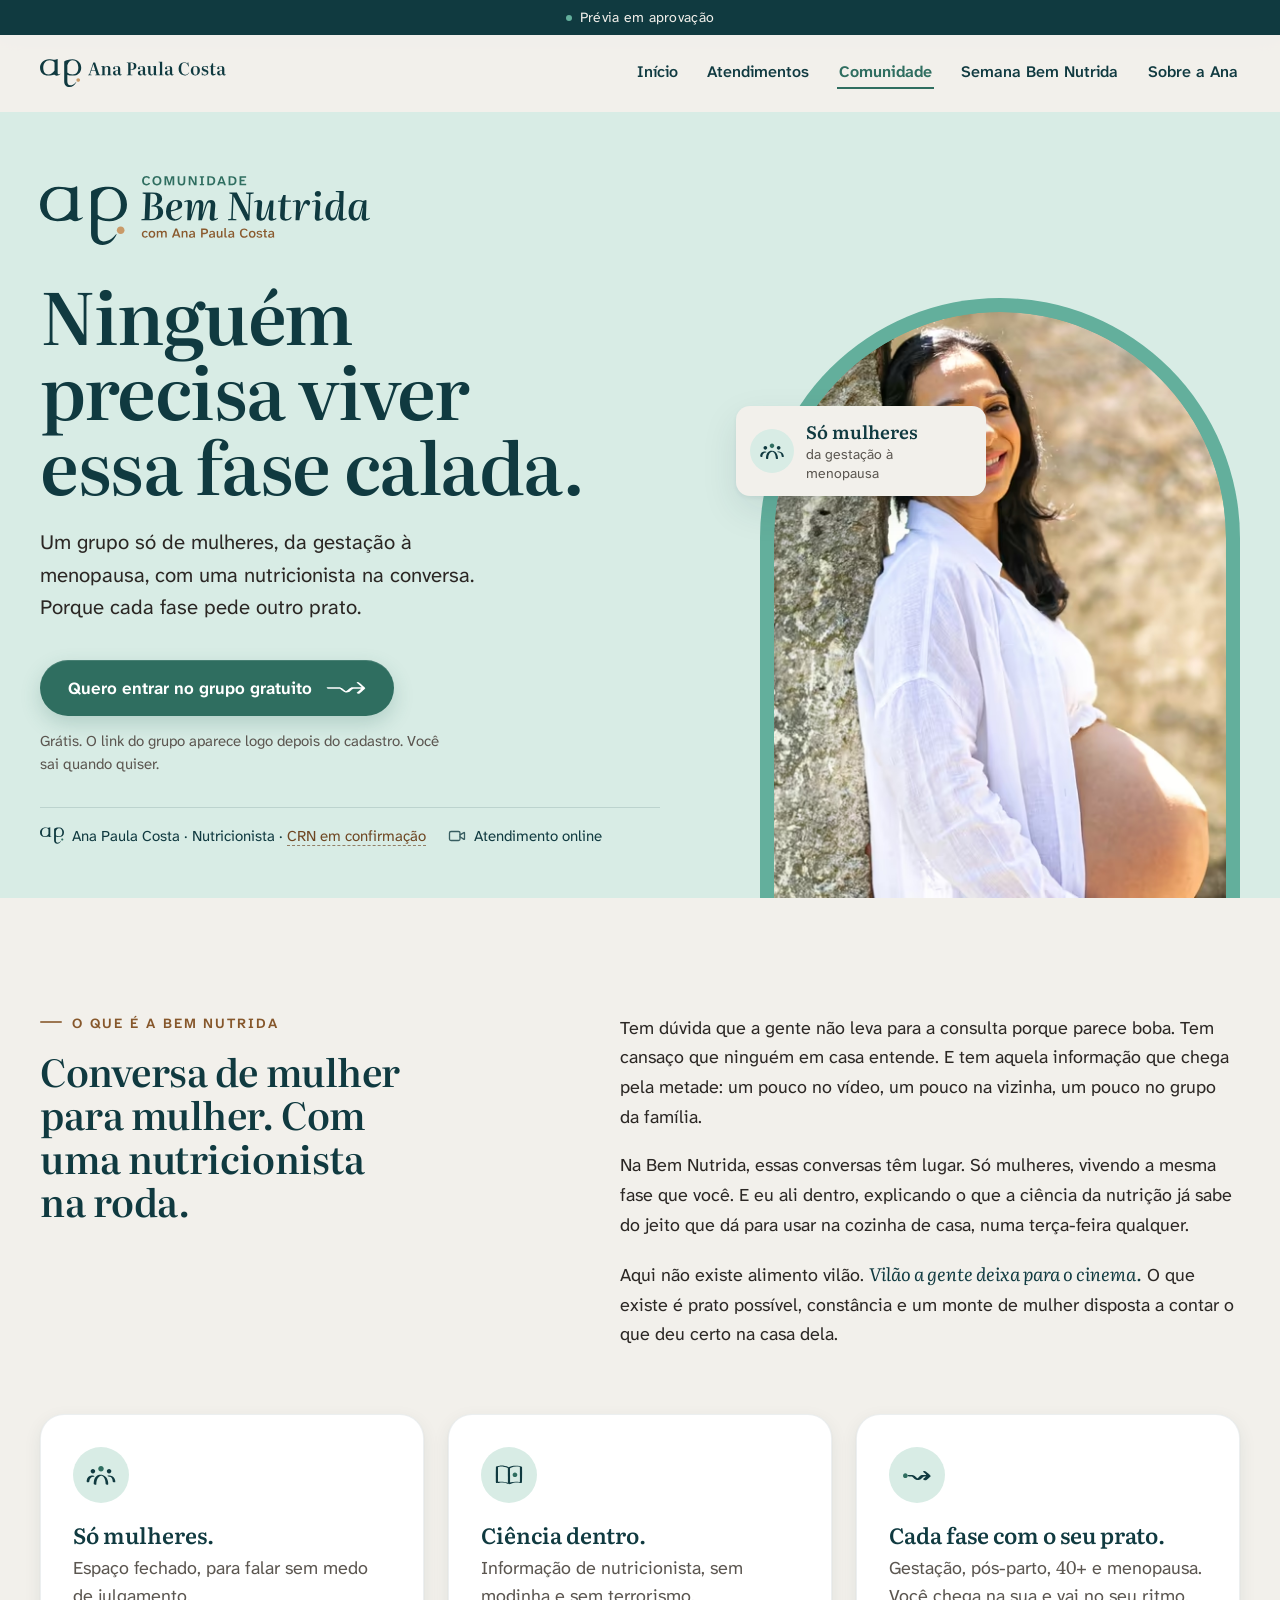
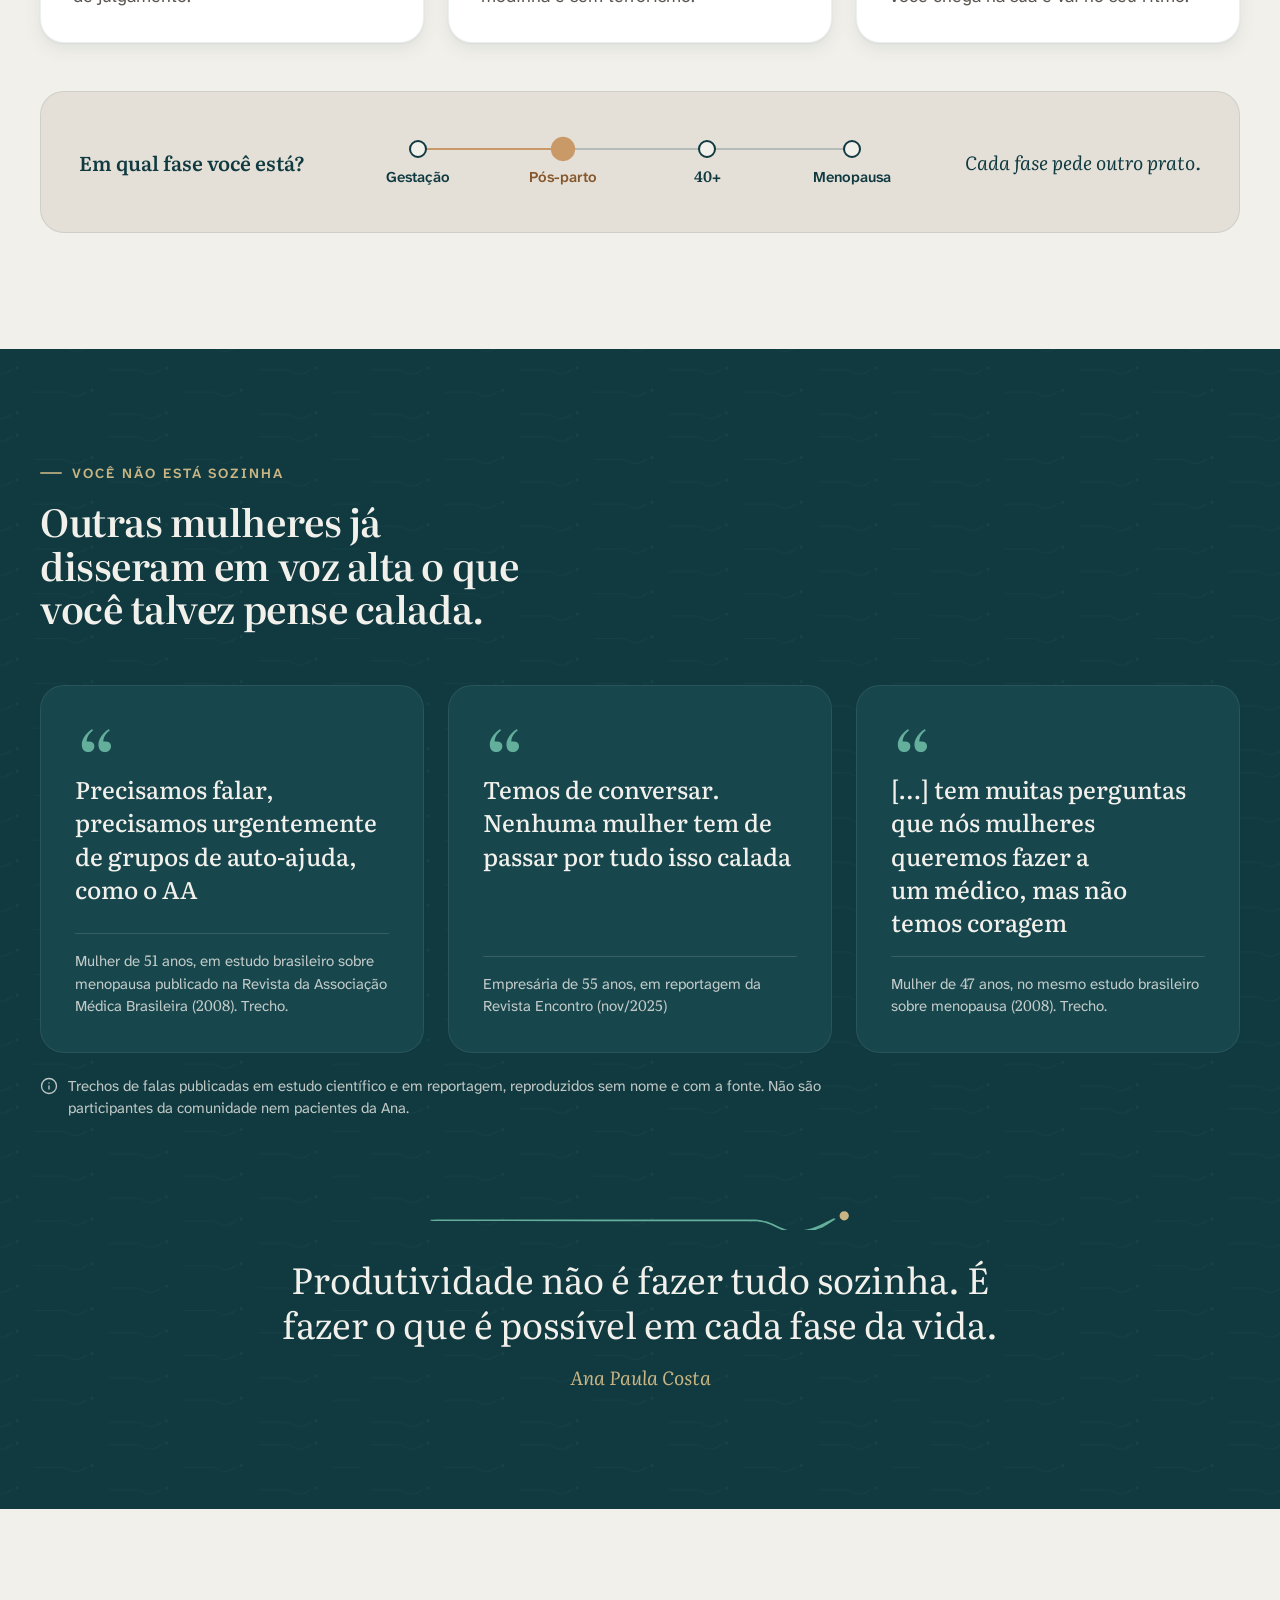
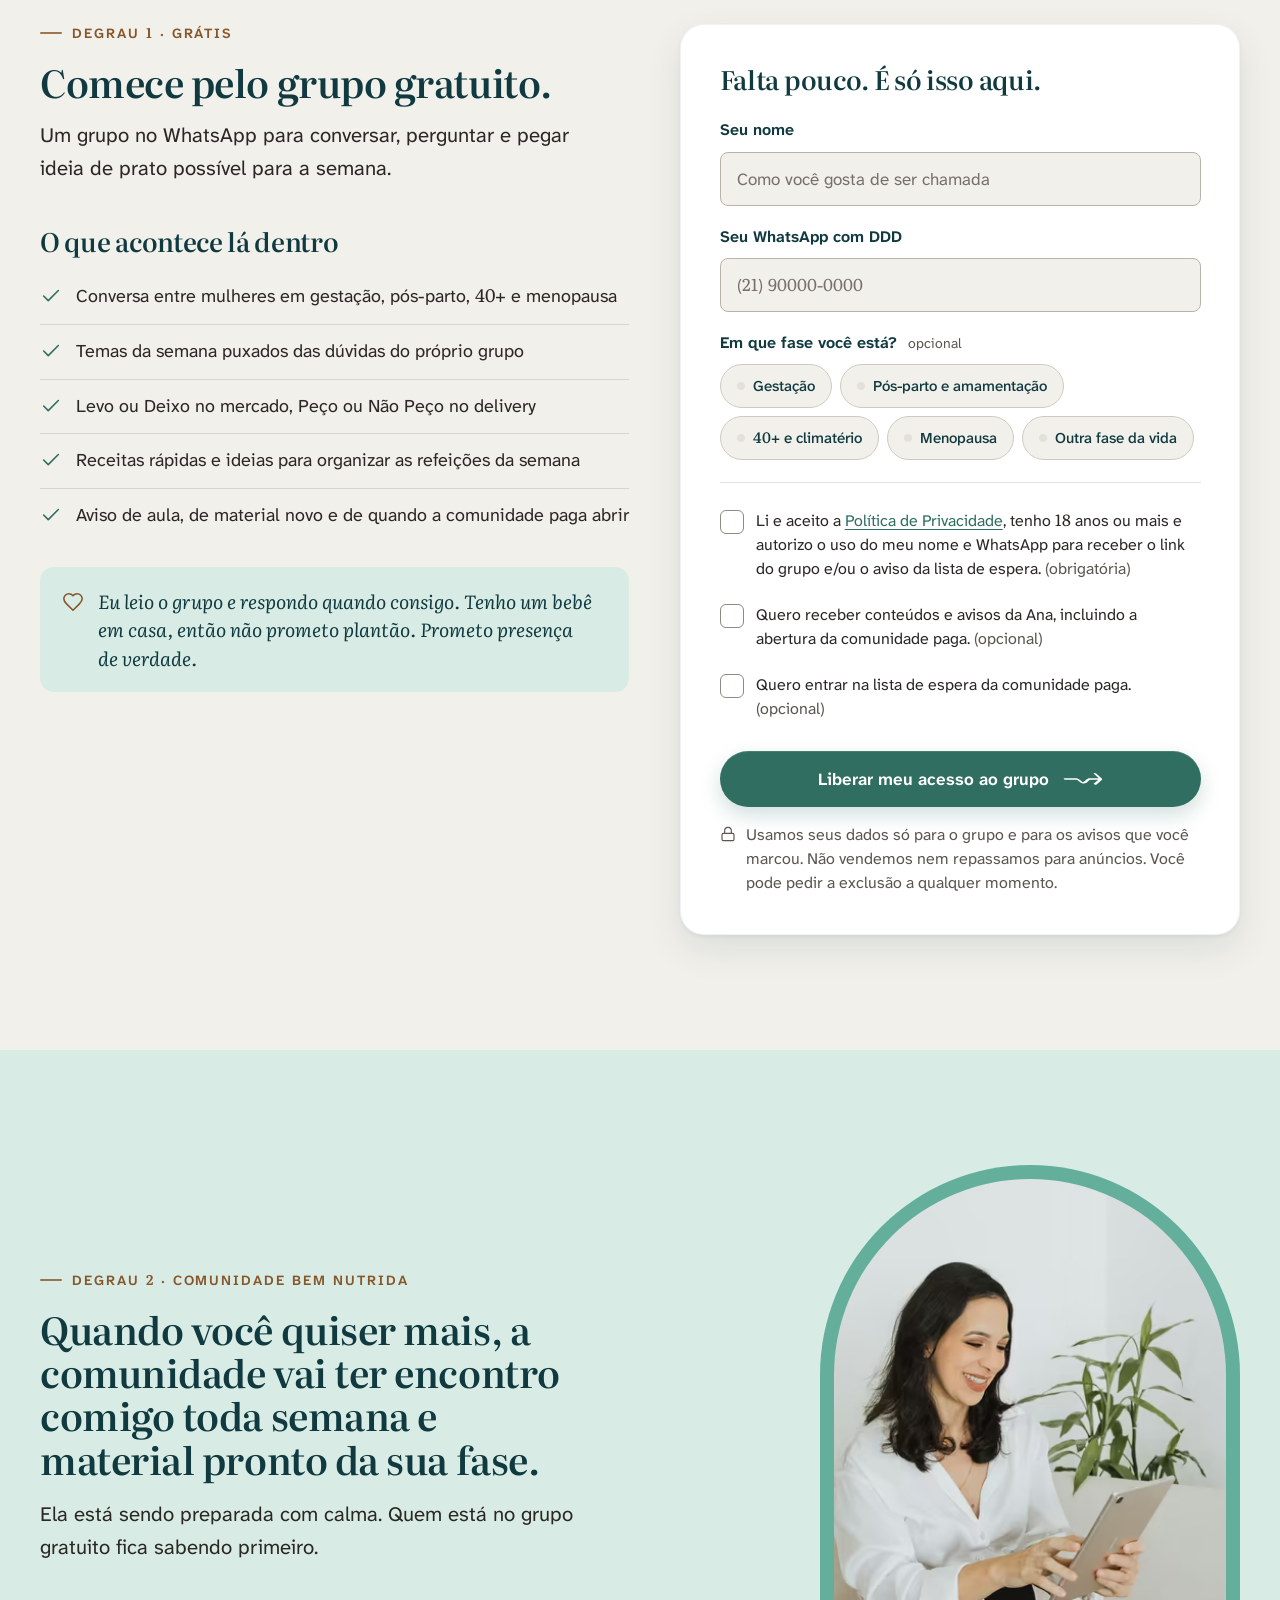
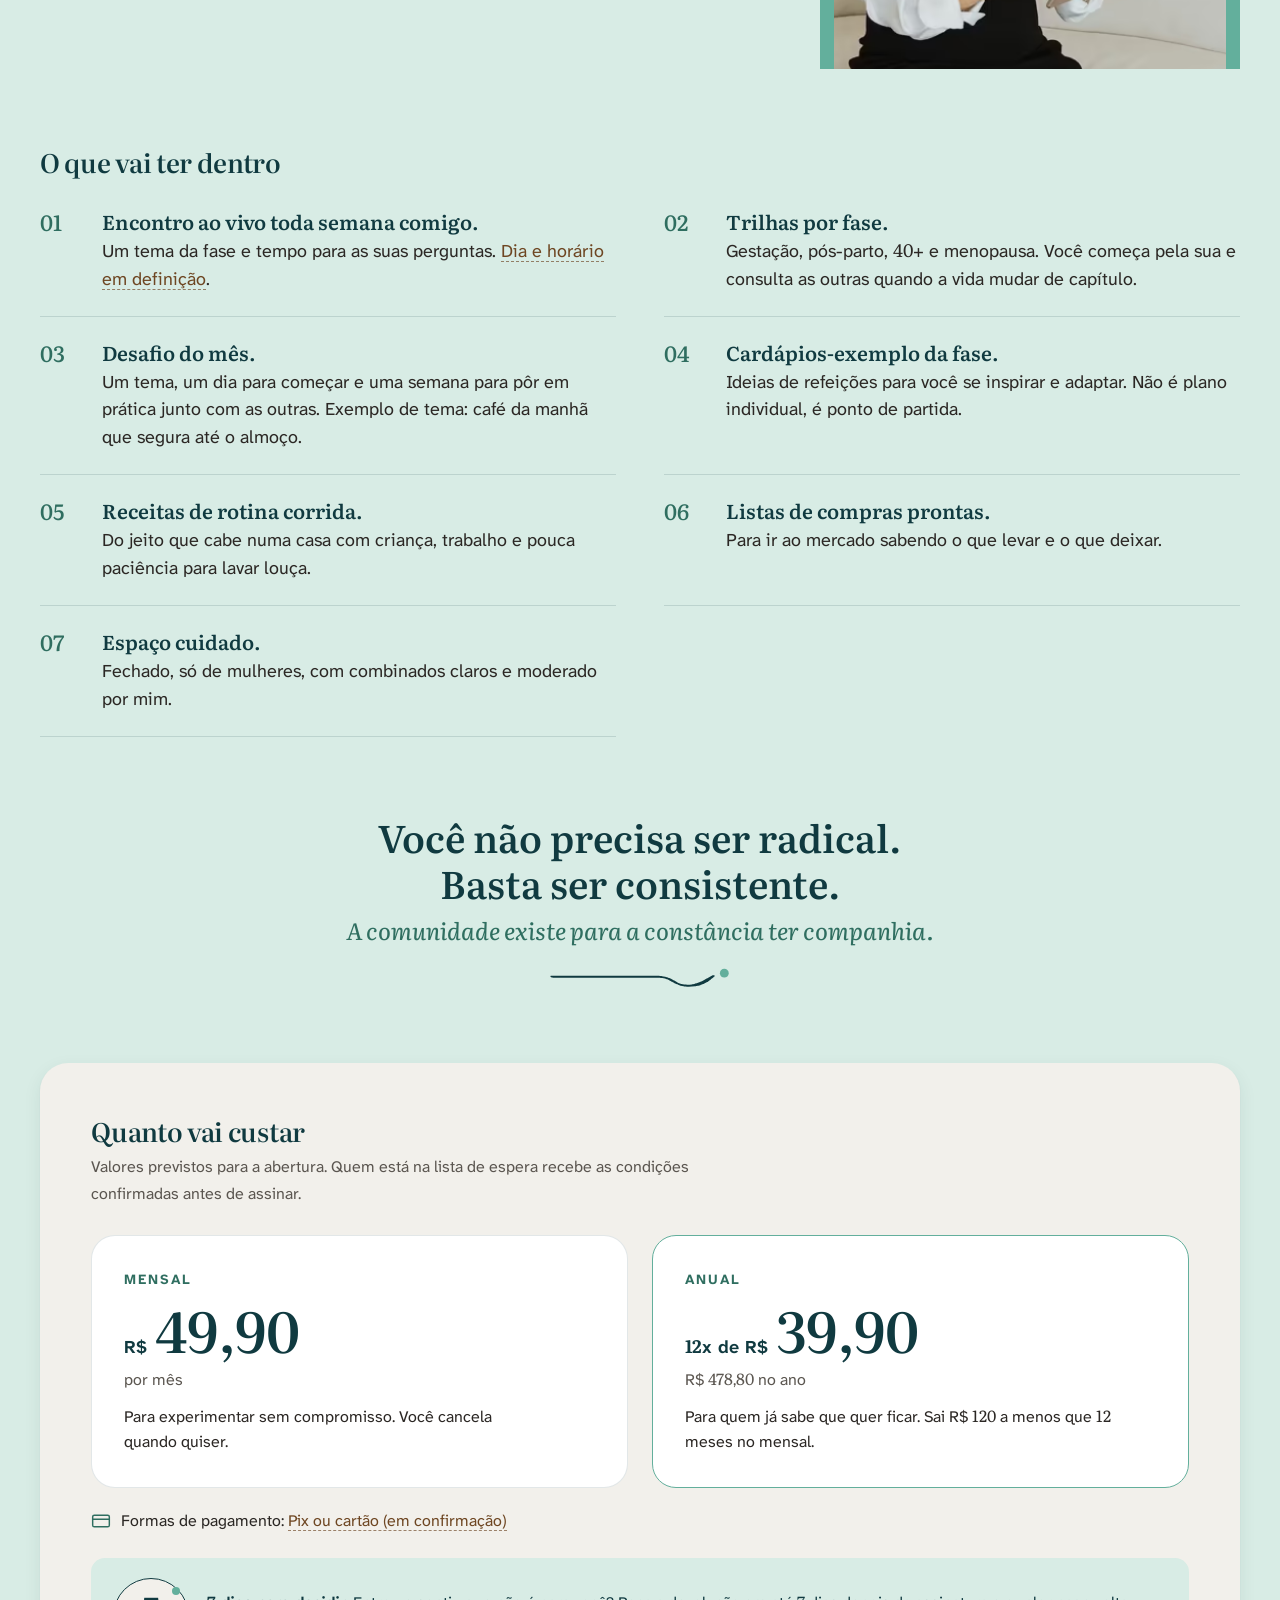
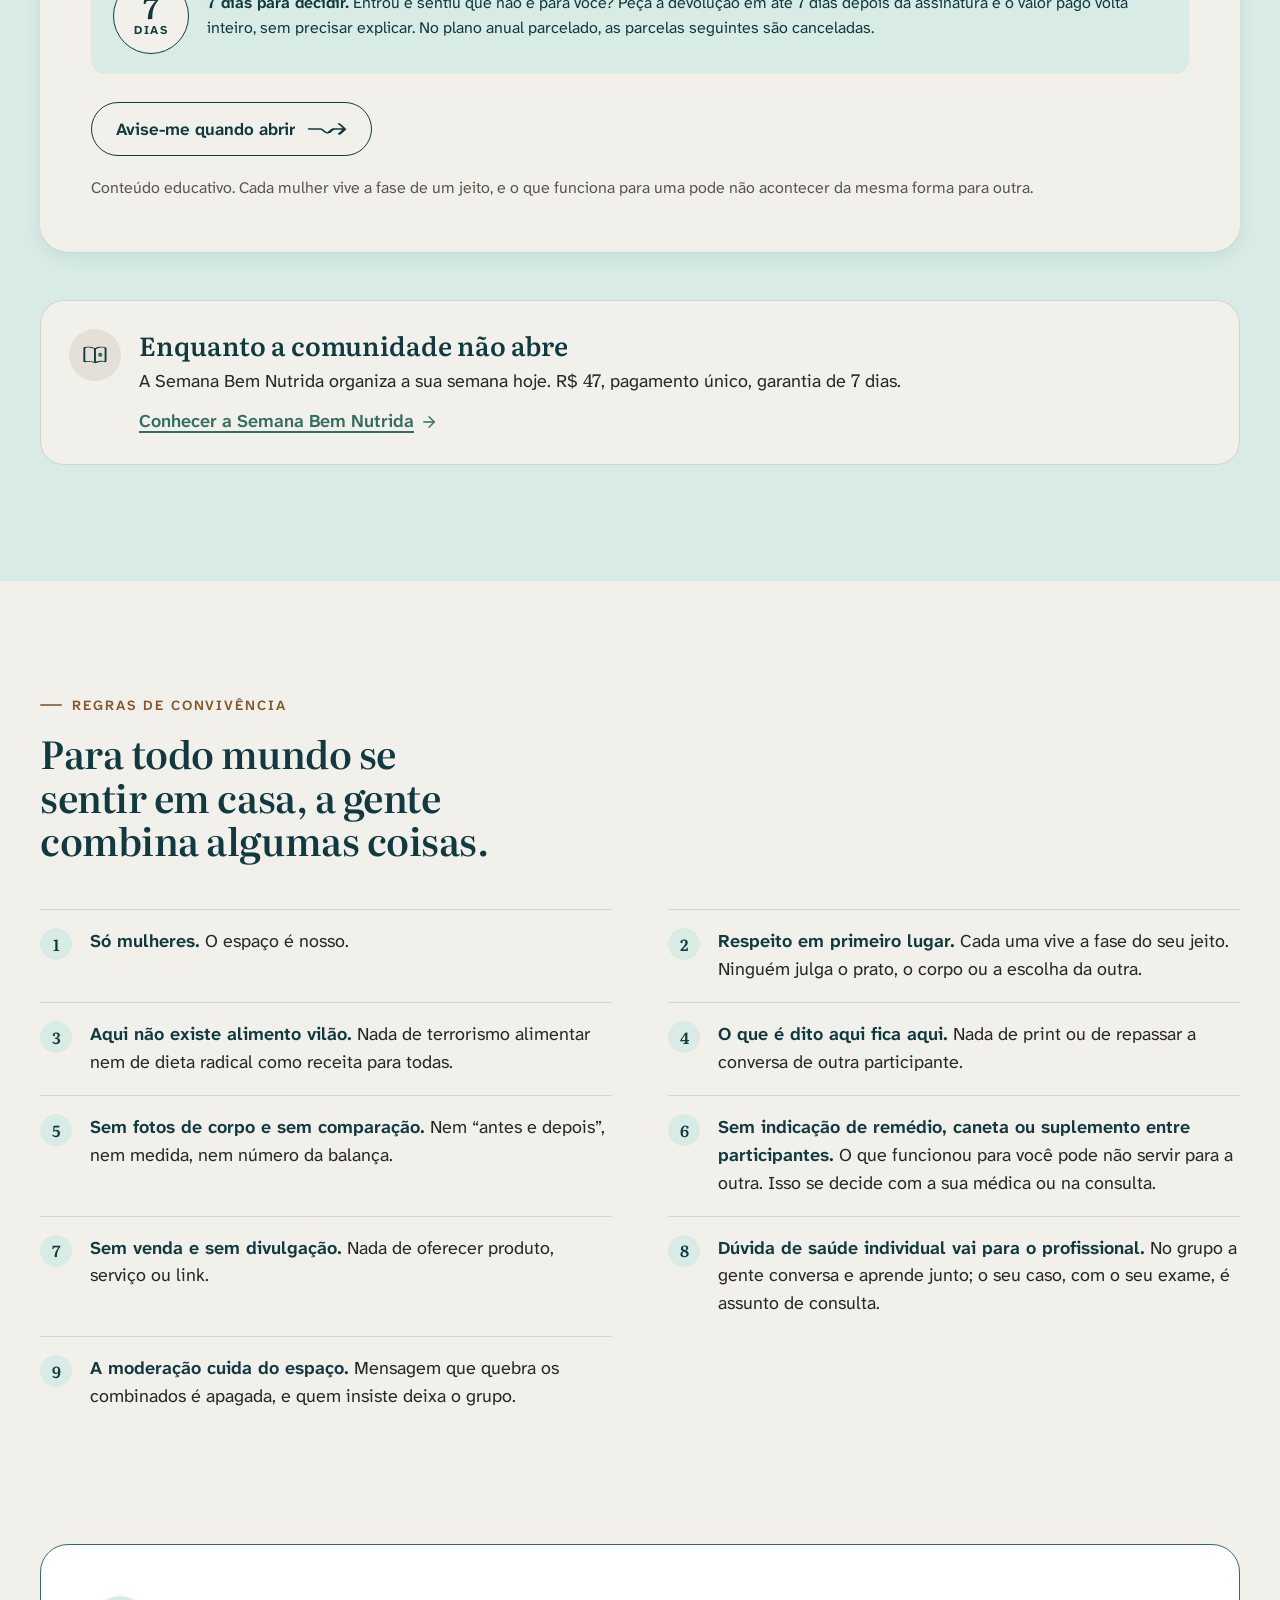
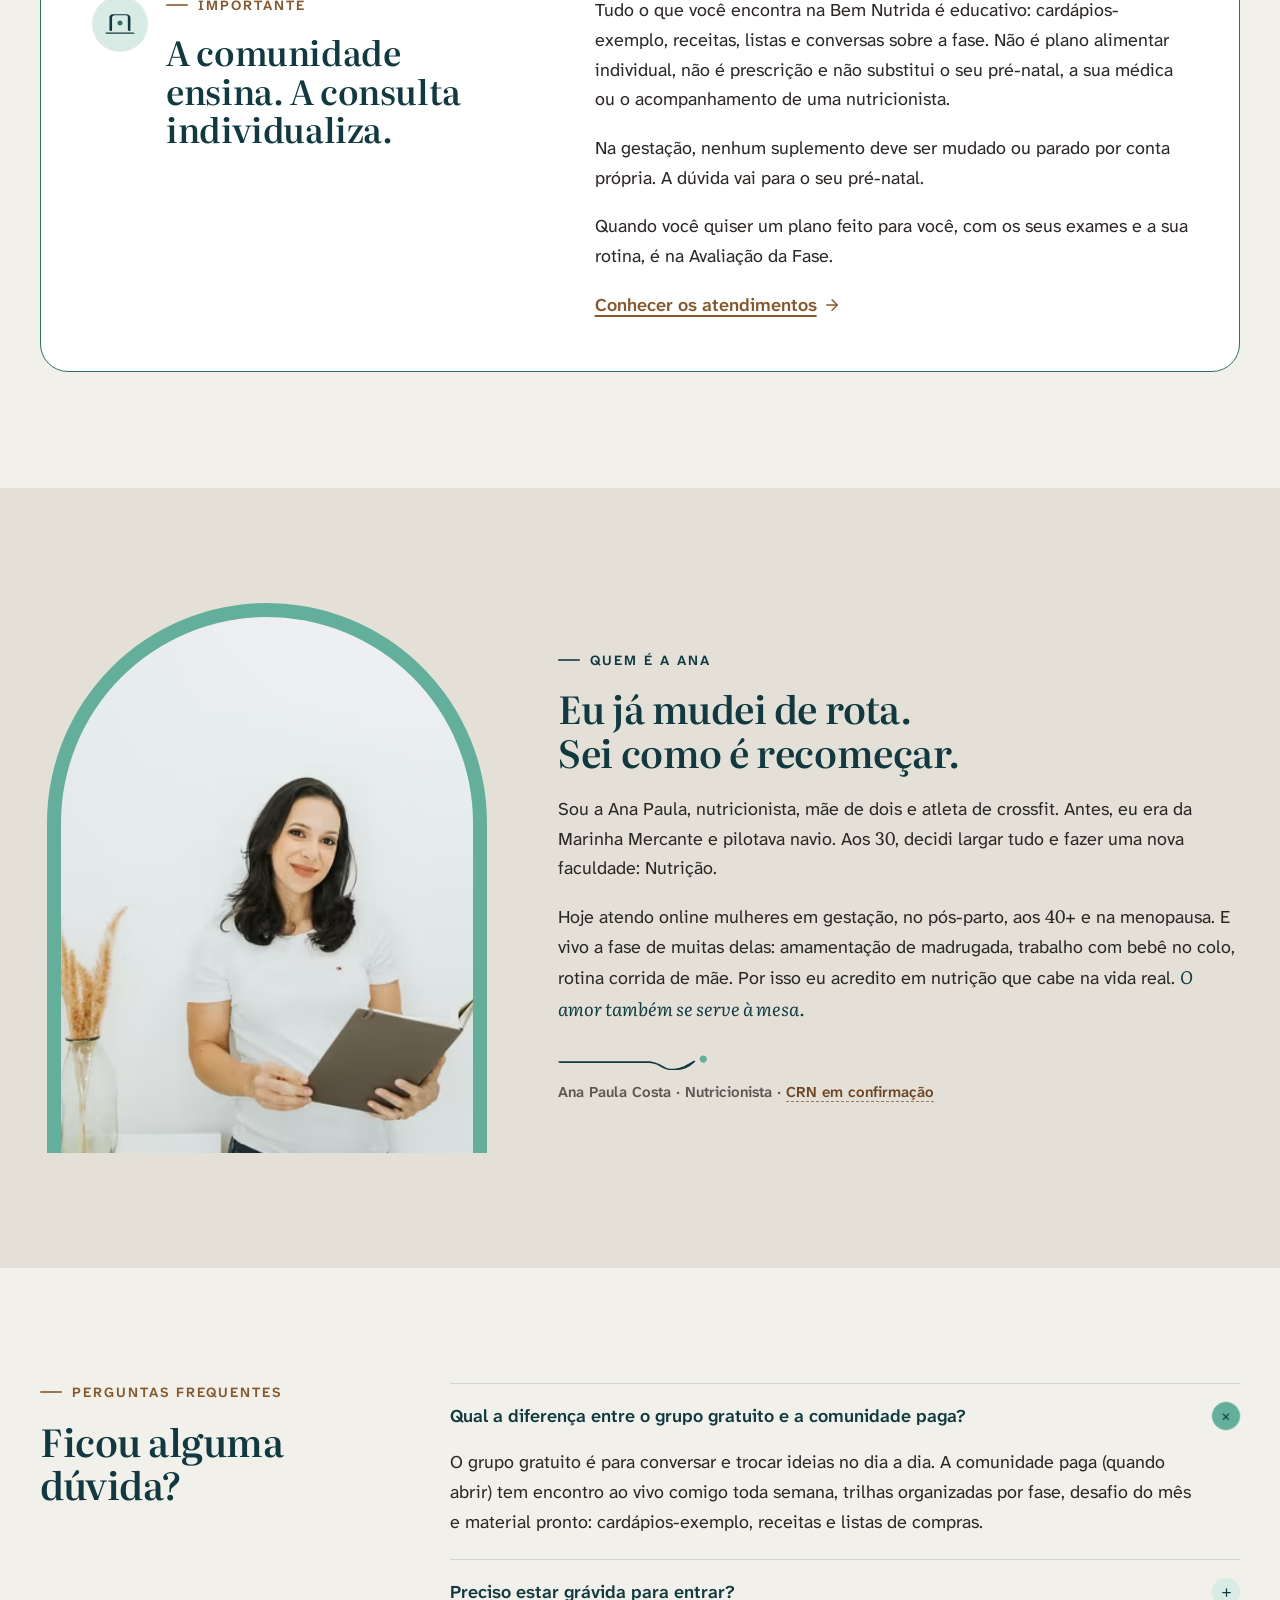
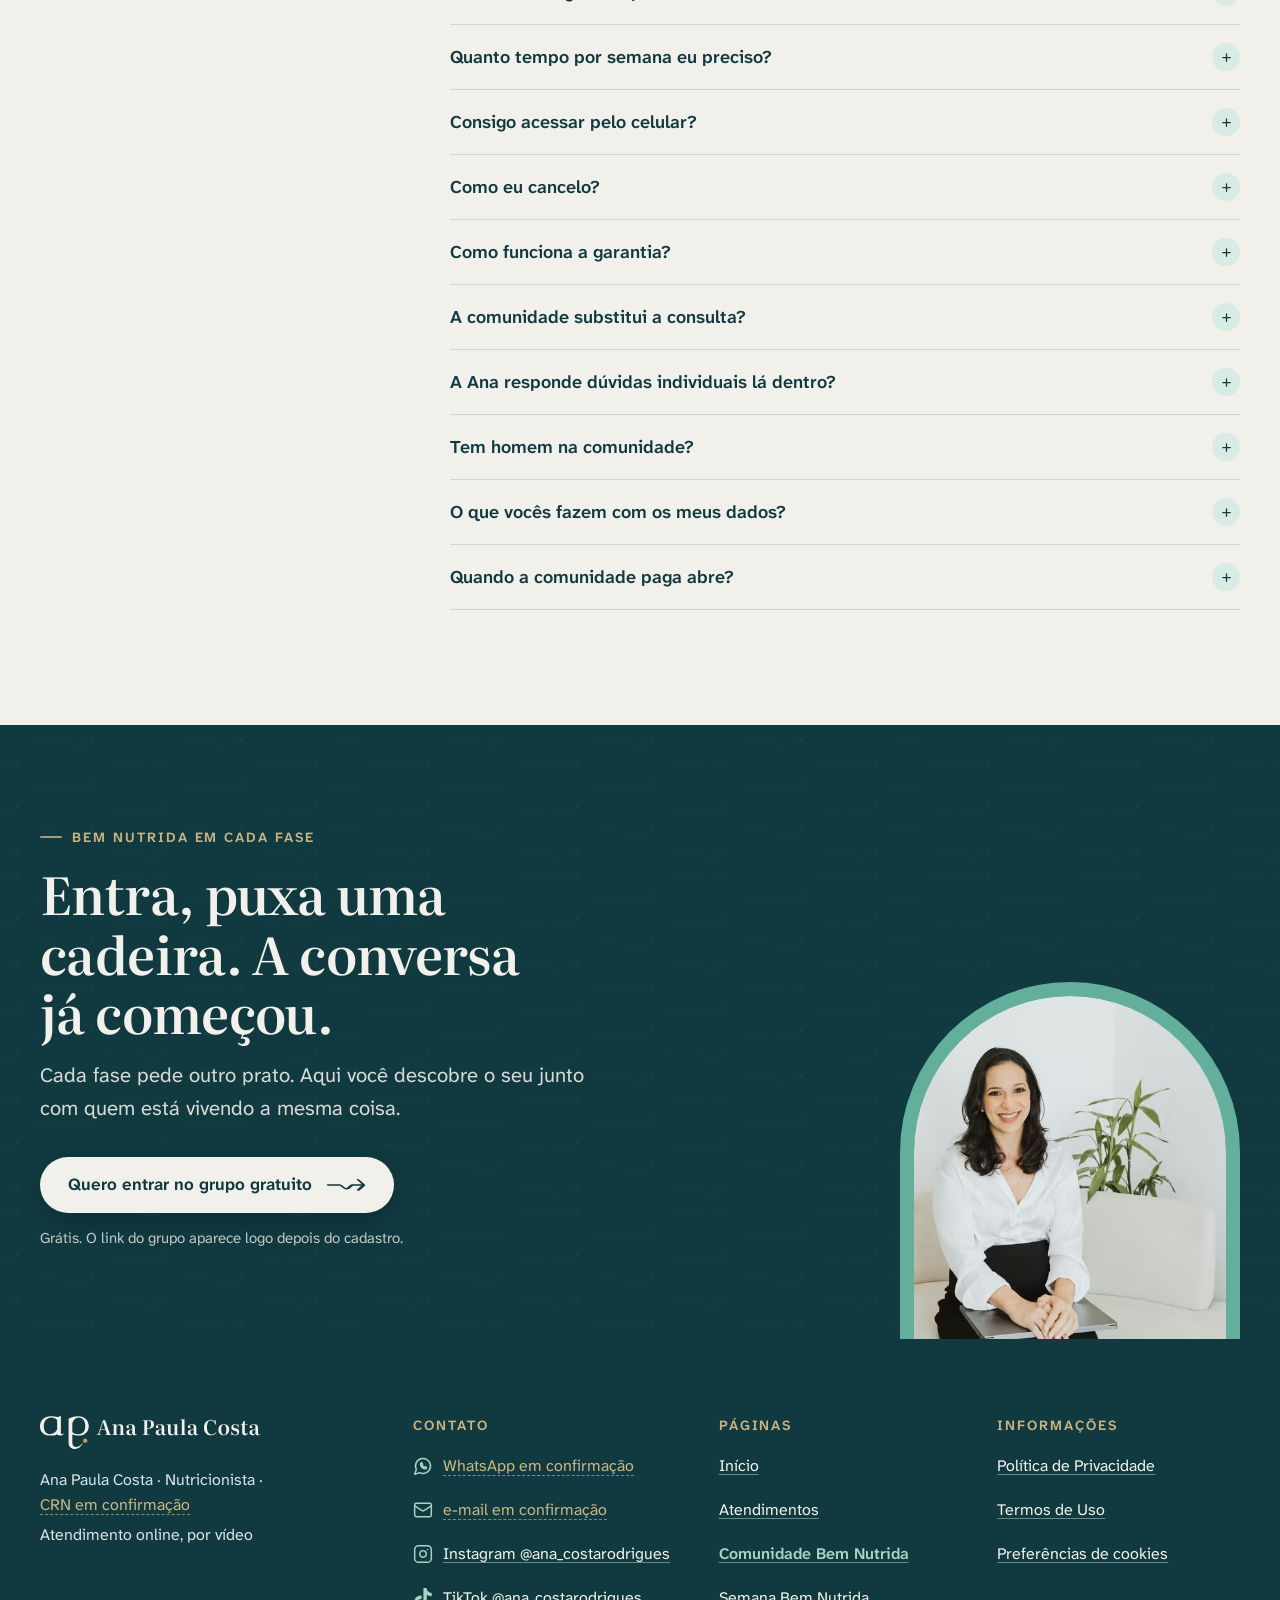
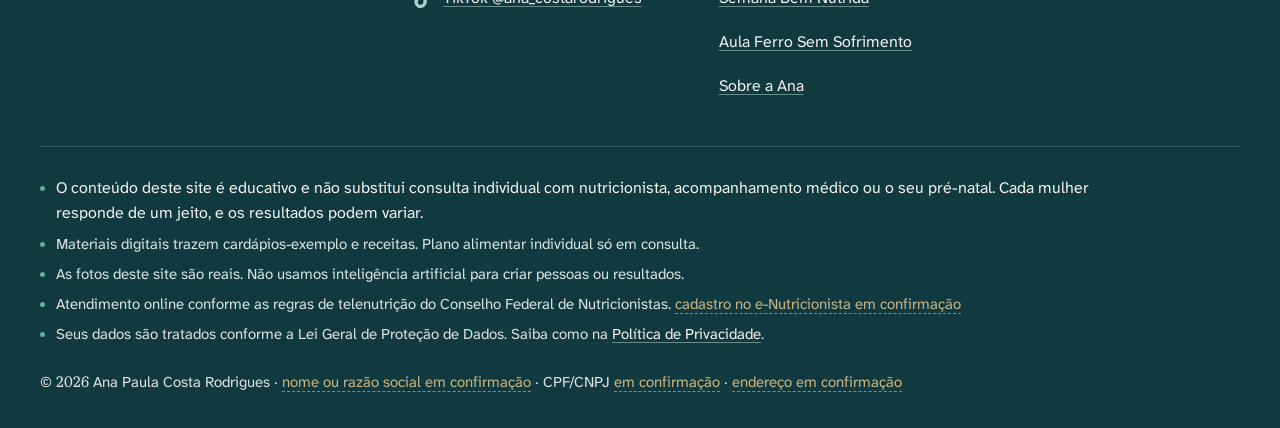
<file: comunidade.html>
<!doctype html>
<html lang="pt-BR">
<head>
<meta charset="utf-8">
<meta name="viewport" content="width=device-width, initial-scale=1, viewport-fit=cover">
<title>Comunidade Bem Nutrida · Ana Paula Costa, Nutricionista</title>
<meta name="description" content="Grupo gratuito só de mulheres, com uma nutricionista na conversa, para gestação, pós-parto, 40+ e menopausa. E lista de espera da comunidade paga.">
<!-- Prévia em aprovação: remover o noindex só na publicação final -->
<meta name="robots" content="noindex, nofollow">
<link rel="canonical" href="https://rafaelnasch.github.io/ana-costa-site/comunidade.html">
<meta name="theme-color" content="#103A40">

<meta property="og:type" content="website">
<meta property="og:locale" content="pt_BR">
<meta property="og:site_name" content="Ana Paula Costa · Nutricionista">
<meta property="og:title" content="Comunidade Bem Nutrida · com Ana Paula Costa">
<meta property="og:description" content="Uma rede de apoio só de mulheres, com uma nutricionista na roda. Entra que a conversa já começou.">
<meta property="og:url" content="https://rafaelnasch.github.io/ana-costa-site/comunidade.html">
<meta property="og:image" content="https://rafaelnasch.github.io/ana-costa-site/assets/img/og-image.png">
<meta property="og:image:width" content="1200">
<meta property="og:image:height" content="630">
<meta property="og:image:alt" content="Ana Paula Costa · Nutricionista. Cada fase pede outro prato.">
<meta name="twitter:card" content="summary_large_image">

<link rel="icon" href="assets/marca/fav/favicon.svg" type="image/svg+xml">
<link rel="icon" href="assets/marca/fav/favicon-32.png" sizes="32x32" type="image/png">
<link rel="icon" href="assets/marca/fav/favicon-16.png" sizes="16x16" type="image/png">
<link rel="apple-touch-icon" href="assets/marca/fav/apple-touch-icon.png">
<link rel="manifest" href="manifest.webmanifest">

<link rel="preload" href="assets/fonts/literata-var.woff2" as="font" type="font/woff2" crossorigin>
<link rel="preload" href="assets/fonts/atkinson-next-var.woff2" as="font" type="font/woff2" crossorigin>
<link rel="preload" as="image" type="image/avif" media="(min-width: 880px)" imagesrcset="assets/img/fotos/gestante-ar-livre-480.avif 480w, assets/img/fotos/gestante-ar-livre-800.avif 800w, assets/img/fotos/gestante-ar-livre-1200.avif 1200w" imagesizes="(min-width: 1200px) 480px, 40vw">
<link rel="stylesheet" href="assets/css/tokens.css">
<link rel="stylesheet" href="assets/css/pagina-comunidade.css">
<link rel="stylesheet" href="assets/css/site.css">
<script src="assets/js/config.js"></script>
<script>document.documentElement.classList.add('js');</script>

<script type="application/ld+json">
{
  "@context": "https://schema.org",
  "@graph": [
    {
      "@type": "Person",
      "@id": "https://rafaelnasch.github.io/ana-costa-site/#ana",
      "name": "Ana Paula Costa",
      "jobTitle": "Nutricionista",
      "description": "Nutricionista de mulheres na gestação, no pós-parto e depois dos 40, com atendimento online por vídeo.",
      "knowsAbout": ["Nutrição na gestação", "Nutrição no pós-parto e na amamentação", "Nutrição no climatério e na menopausa", "Saúde da mulher"],
      "image": "https://rafaelnasch.github.io/ana-costa-site/assets/img/fotos/gestante-ar-livre-800.webp",
      "sameAs": ["https://www.instagram.com/ana_costarodrigues/", "https://www.tiktok.com/@ana_costarodrigues"],
      "worksFor": {"@id": "https://rafaelnasch.github.io/ana-costa-site/#atendimento"}
    },
    {
      "@type": "ProfessionalService",
      "@id": "https://rafaelnasch.github.io/ana-costa-site/#atendimento",
      "name": "Ana Paula Costa · Nutricionista",
      "description": "Atendimento nutricional online por fase da vida: gestação, pós-parto e amamentação, 40+ e menopausa.",
      "url": "https://rafaelnasch.github.io/ana-costa-site/atendimentos.html",
      "image": "https://rafaelnasch.github.io/ana-costa-site/assets/img/og-image.png",
      "founder": {"@id": "https://rafaelnasch.github.io/ana-costa-site/#ana"}
    },
    {
      "@type": "WebPage",
      "@id": "https://rafaelnasch.github.io/ana-costa-site/comunidade.html",
      "name": "Comunidade Bem Nutrida",
      "description": "Grupo gratuito só de mulheres, com uma nutricionista na conversa, para gestação, pós-parto, 40+ e menopausa. E lista de espera da comunidade paga.",
      "inLanguage": "pt-BR",
      "author": {"@id": "https://rafaelnasch.github.io/ana-costa-site/#ana"},
      "about": {"@id": "https://rafaelnasch.github.io/ana-costa-site/#atendimento"}
    },
    {
      "@type": "FAQPage",
      "mainEntity": [
        {"@type": "Question", "name": "Qual a diferença entre o grupo gratuito e a comunidade paga?", "acceptedAnswer": {"@type": "Answer", "text": "O grupo gratuito é para conversar e trocar ideias no dia a dia. A comunidade paga (quando abrir) tem encontro ao vivo comigo toda semana, trilhas organizadas por fase, desafio do mês e material pronto: cardápios-exemplo, receitas e listas de compras."}},
        {"@type": "Question", "name": "Preciso estar grávida para entrar?", "acceptedAnswer": {"@type": "Answer", "text": "Não. A Bem Nutrida é para mulheres em gestação, no pós-parto, aos 40+ e na menopausa. Cada fase tem o seu espaço, e você muda de trilha quando a vida mudar de capítulo."}},
        {"@type": "Question", "name": "Quanto tempo por semana eu preciso?", "acceptedAnswer": {"@type": "Answer", "text": "O tempo que você tiver. Tem semana que dá para ver o encontro inteiro, tem semana que só dá para pegar a receita e a lista de compras. As duas valem."}},
        {"@type": "Question", "name": "Como funciona a garantia?", "acceptedAnswer": {"@type": "Answer", "text": "Você tem 7 dias, contados da assinatura, para decidir. Se sentir que a comunidade não é para você, peça a devolução nesse prazo e o valor pago volta inteiro. É uma garantia de satisfação, não de resultado."}},
        {"@type": "Question", "name": "A comunidade substitui a consulta?", "acceptedAnswer": {"@type": "Answer", "text": "Não. A comunidade é educativa. O plano feito para você, com os seus exames e a sua rotina, acontece na consulta."}},
        {"@type": "Question", "name": "A Ana responde dúvidas individuais lá dentro?", "acceptedAnswer": {"@type": "Answer", "text": "Eu trago temas e respondo perguntas no encontro da semana, sempre de forma educativa. Dúvida sobre o seu caso, com o seu exame, eu não respondo em grupo, porque merece atenção individual na consulta."}},
        {"@type": "Question", "name": "Tem homem na comunidade?", "acceptedAnswer": {"@type": "Answer", "text": "Não. O espaço é só de mulheres."}},
        {"@type": "Question", "name": "O que vocês fazem com os meus dados?", "acceptedAnswer": {"@type": "Answer", "text": "Pedimos só nome e WhatsApp, e a sua fase se você quiser contar. Usamos para o grupo e para os avisos que você autorizou, e não repassamos para anúncios. Não pedimos exame, peso ou diagnóstico. Você pode pedir a exclusão dos seus dados quando quiser."}},
        {"@type": "Question", "name": "Quando a comunidade paga abre?", "acceptedAnswer": {"@type": "Answer", "text": "Quem está no grupo gratuito e marcou a lista de espera fica sabendo primeiro."}}
      ]
    }
  ]
}
</script>
</head>
<body class="pg-comunidade">
<!-- site:topo -->
<a class="site-pular" href="#conteudo">Pular para o conteúdo</a>
<div class="site-previa" id="faixa-previa" role="note"><span>Prévia em aprovação</span></div>
<header class="site-topo">
  <div class="site-wrap site-topo__linha">
    <a class="site-topo__logo" href="./" aria-label="Ana Paula Costa · Nutricionista, página inicial">
      <img src="assets/marca/logo-horizontal-reduzida-cor.svg" width="186" height="28" alt="">
    </a>
    <button class="site-topo__menu" type="button" aria-expanded="false" aria-controls="menu-site">
      <svg class="i-abrir" aria-hidden="true" focusable="false"><use href="assets/marca/sprite.svg#ui-menu"/></svg>
      <svg class="i-fechar" aria-hidden="true" focusable="false"><use href="assets/marca/sprite.svg#ui-x"/></svg>
      <span>Menu</span>
    </button>
    <nav class="site-nav" id="menu-site" aria-label="Principal">
      <ul class="site-nav__lista">
        <li><a class="site-nav__link" href="./">Início</a></li>
        <li><a class="site-nav__link" href="atendimentos.html">Atendimentos</a></li>
        <li><a class="site-nav__link" href="comunidade.html" aria-current="page">Comunidade</a></li>
        <li><a class="site-nav__link" href="semana-bem-nutrida.html">Semana Bem Nutrida</a></li>
        <li><a class="site-nav__link" href="sobre.html">Sobre a Ana</a></li>
      </ul>
      <div class="site-nav__extra">
        <a class="site-nav__cta" href="atendimentos.html#agendar" data-agendar>Agendar minha avaliação<svg viewBox="0 0 57.28 18.68" aria-hidden="true" focusable="false"><use href="assets/marca/sprite.svg#rota-seta"/></svg></a>
        <p class="site-nav__redes"><a href="https://www.instagram.com/ana_costarodrigues/" rel="noopener" aria-label="Instagram @ana_costarodrigues"><svg aria-hidden="true" focusable="false"><use href="assets/marca/sprite.svg#ui-instagram"/></svg></a><a href="https://www.tiktok.com/@ana_costarodrigues" rel="noopener" aria-label="TikTok @ana_costarodrigues"><svg class="preenchido" aria-hidden="true" focusable="false"><use href="assets/marca/sprite.svg#ui-tiktok"/></svg></a><span>@ana_costarodrigues</span></p>
      </div>
    </nav>
  </div>
</header>
<!-- /site:topo -->

<main id="conteudo">

<!-- Bloco 1 · Topo -->
<section class="cbn-hero" aria-labelledby="titulo-topo">
  <div class="cbn-wrap">
    <div class="cbn-hero-texto">
      <img class="cbn-submarca" src="assets/marca/submarca-comunidade-bem-nutrida-cor.svg" width="507" height="107" alt="Comunidade Bem Nutrida, com Ana Paula Costa">
      <h1 id="titulo-topo" data-estado-b="Encontro toda semana, material pronto e mulheres na mesma fase que você.">Ninguém precisa viver essa fase calada.</h1>
      <p class="cbn-lead">Um grupo só de mulheres, da gestação à menopausa, com uma nutricionista na conversa. Porque cada fase pede outro prato.</p>
      <div class="cbn-acao" id="cta-topo">
        <a class="cbn-botao" href="#grupo" data-cta-principal data-posicao="topo"><span data-estado-b="Quero assinar a Comunidade Bem Nutrida">Quero entrar no grupo gratuito</span> <svg class="cbn-seta" aria-hidden="true"><use href="assets/marca/sprite.svg#rota-seta"/></svg></a>
        <p class="cbn-micro" data-estado-b="R$ 49,90 por mês. Sem fidelidade no plano mensal. 7 dias para desistir com o dinheiro de volta.">Grátis. O link do grupo aparece logo depois do cadastro. Você sai quando quiser.</p>
      </div>
      <ul class="cbn-confianca" aria-label="Quem conduz">
        <li><svg aria-hidden="true"><use href="assets/marca/sprite.svg#simbolo"/></svg><span>Ana Paula Costa · Nutricionista · <span data-crn class="pendente">CRN em confirmação</span></span></li>
        <li><svg aria-hidden="true"><use href="assets/marca/sprite.svg#ui-video"/></svg><span>Atendimento online</span></li>
        <li class="cbn-participantes" hidden><svg aria-hidden="true"><use href="assets/marca/sprite.svg#icone-comunidade"/></svg><span data-participantes></span></li>
      </ul>
    </div>
    <figure class="cbn-hero-foto">
      <div class="arco cbn-arco">
        <picture>
          <source type="image/avif" srcset="assets/img/fotos/gestante-ar-livre-480.avif 480w, assets/img/fotos/gestante-ar-livre-800.avif 800w, assets/img/fotos/gestante-ar-livre-1200.avif 1200w" sizes="(min-width: 1200px) 480px, (min-width: 880px) 40vw, 92vw">
          <source type="image/webp" srcset="assets/img/fotos/gestante-ar-livre-480.webp 480w, assets/img/fotos/gestante-ar-livre-800.webp 800w, assets/img/fotos/gestante-ar-livre-1200.webp 1200w" sizes="(min-width: 1200px) 480px, (min-width: 880px) 40vw, 92vw">
          <img src="assets/img/fotos/gestante-ar-livre-800.webp" width="1584" height="1980" alt="Ana Paula Costa grávida, de camisa branca aberta, encostada numa parede de pedra ao ar livre, sorrindo" fetchpriority="high" decoding="async">
        </picture>
      </div>
      <div class="cbn-selo-flutua" aria-hidden="true">
        <span class="cbn-selo-icone"><svg><use href="assets/marca/sprite.svg#icone-comunidade"/></svg></span>
        <p><strong>Só mulheres</strong>da gestação à menopausa</p>
      </div>
    </figure>
  </div>
</section>

<!-- Bloco 2 · O que é -->
<section class="cbn-oque cbn-secao" aria-labelledby="titulo-oque">
  <div class="cbn-wrap">
    <div class="cbn-oque-grade">
      <div class="cbn-oque-cabeca">
        <p class="rotulo">O que é a Bem Nutrida</p>
        <h2 id="titulo-oque">Conversa de mulher para mulher. Com uma nutricionista na roda.</h2>
      </div>
      <div class="cbn-corpo">
        <p>Tem dúvida que a gente não leva para a consulta porque parece boba. Tem cansaço que ninguém em casa entende. E tem aquela informação que chega pela metade: um pouco no vídeo, um pouco na vizinha, um pouco no grupo da família.</p>
        <p>Na Bem Nutrida, essas conversas têm lugar. Só mulheres, vivendo a mesma fase que você. E eu ali dentro, explicando o que a ciência da nutrição já sabe do jeito que dá para usar na cozinha de casa, numa terça-feira qualquer.</p>
        <p>Aqui não existe alimento vilão. <em class="cbn-bordao">Vilão a gente deixa para o cinema.</em> O que existe é prato possível, constância e um monte de mulher disposta a contar o que deu certo na casa dela.</p>
      </div>
    </div>

    <ul class="cbn-cartoes">
      <li class="cbn-cartao cbn-revela">
        <span class="cbn-cartao-icone" aria-hidden="true"><svg><use href="assets/marca/sprite.svg#icone-comunidade"/></svg></span>
        <h3>Só mulheres.</h3>
        <p>Espaço fechado, para falar sem medo de julgamento.</p>
      </li>
      <li class="cbn-cartao cbn-revela">
        <span class="cbn-cartao-icone" aria-hidden="true"><svg><use href="assets/marca/sprite.svg#icone-receitas"/></svg></span>
        <h3>Ciência dentro.</h3>
        <p>Informação de nutricionista, sem modinha e sem terrorismo.</p>
      </li>
      <li class="cbn-cartao cbn-revela">
        <span class="cbn-cartao-icone" aria-hidden="true"><svg><use href="assets/marca/sprite.svg#icone-comece-aqui"/></svg></span>
        <h3>Cada fase com o seu prato.</h3>
        <p>Gestação, pós-parto, 40+ e menopausa. Você chega na sua e vai no seu ritmo.</p>
      </li>
    </ul>

    <!-- Régua de fases: troca o modo de cor da faixa (gestação clara, pós-parto morna, 40+ profunda) -->
    <div class="cbn-regua" data-fase="pos-parto" id="regua">
      <p class="cbn-regua-legenda" id="regua-legenda">Em qual fase você está?</p>
      <div class="cbn-regua-trilho">
        <span class="cbn-regua-linha" aria-hidden="true"><span class="cbn-regua-progresso"></span></span>
        <ul class="cbn-regua-paradas" role="group" aria-labelledby="regua-legenda">
          <li><button type="button" data-fase-alvo="gestacao" aria-pressed="false"><span class="cbn-parada-ponto" aria-hidden="true"></span>Gestação</button></li>
          <li><button type="button" data-fase-alvo="pos-parto" aria-pressed="true"><span class="cbn-parada-ponto" aria-hidden="true"></span>Pós-parto</button></li>
          <li><button type="button" data-fase-alvo="40-mais" aria-pressed="false"><span class="cbn-parada-ponto" aria-hidden="true"></span>40+</button></li>
          <li><button type="button" data-fase-alvo="40-mais" data-menopausa aria-pressed="false"><span class="cbn-parada-ponto" aria-hidden="true"></span>Menopausa</button></li>
        </ul>
      </div>
      <p class="cbn-regua-frase">Cada fase pede outro prato.</p>
    </div>
  </div>
</section>

<!-- Bloco 3 · Você não está sozinha -->
<section class="cbn-vozes cbn-secao" aria-labelledby="titulo-vozes">
  <div class="cbn-wrap">
    <div class="cbn-vozes-cabeca">
      <p class="rotulo">Você não está sozinha</p>
      <h2 id="titulo-vozes">Outras mulheres já disseram em voz alta o que você talvez pense calada.</h2>
    </div>
    <div class="cbn-citacoes">
      <figure class="cbn-citacao cbn-revela">
        <span class="cbn-aspas" aria-hidden="true">“</span>
        <blockquote><p>Precisamos falar, precisamos urgentemente de grupos de auto-ajuda, como o AA</p></blockquote>
        <figcaption>Mulher de 51 anos, em estudo brasileiro sobre menopausa publicado na Revista da Associação Médica Brasileira (2008). Trecho.</figcaption>
      </figure>
      <figure class="cbn-citacao cbn-revela">
        <span class="cbn-aspas" aria-hidden="true">“</span>
        <blockquote><p>Temos de conversar. Nenhuma mulher tem de passar por tudo isso calada</p></blockquote>
        <figcaption>Empresária de 55 anos, em reportagem da Revista Encontro (nov/2025)</figcaption>
      </figure>
      <figure class="cbn-citacao cbn-revela">
        <span class="cbn-aspas" aria-hidden="true">“</span>
        <blockquote><p>[…] tem muitas perguntas que nós mulheres queremos fazer a um médico, mas não temos coragem</p></blockquote>
        <figcaption>Mulher de 47 anos, no mesmo estudo brasileiro sobre menopausa (2008). Trecho.</figcaption>
      </figure>
    </div>
    <p class="cbn-nota-fontes"><svg aria-hidden="true"><use href="assets/marca/sprite.svg#ui-info"/></svg><span>Trechos de falas publicadas em estudo científico e em reportagem, reproduzidos sem nome e com a fonte. Não são participantes da comunidade nem pacientes da Ana.</span></p>

    <figure class="cbn-fecho anima-traco">
      <svg class="cbn-traco" viewBox="0 -3.6 600 32.14" aria-hidden="true"><use href="assets/marca/sprite.svg#rota-divisor"/></svg>
      <blockquote><p>Produtividade não é fazer tudo sozinha. É fazer o que é possível em cada fase da vida.</p></blockquote>
      <figcaption>Ana Paula Costa</figcaption>
    </figure>
  </div>
</section>

<!-- Bloco 4 · Degrau 1 · Grupo gratuito -->
<section class="cbn-degrau1 cbn-secao" id="grupo" aria-labelledby="titulo-grupo">
  <div class="cbn-wrap cbn-degrau1-grade">
    <div class="cbn-degrau1-texto">
      <p class="rotulo">Degrau 1 · Grátis</p>
      <h2 id="titulo-grupo">Comece pelo grupo gratuito.</h2>
      <p class="cbn-lead">Um grupo no WhatsApp para conversar, perguntar e pegar ideia de prato possível para a semana.</p>
      <h3 class="cbn-h3 cbn-lista-titulo">O que acontece lá dentro</h3>
      <ul class="cbn-lista">
        <li><svg aria-hidden="true"><use href="assets/marca/sprite.svg#ui-check"/></svg>Conversa entre mulheres em gestação, pós-parto, 40+ e menopausa</li>
        <li><svg aria-hidden="true"><use href="assets/marca/sprite.svg#ui-check"/></svg>Temas da semana puxados das dúvidas do próprio grupo</li>
        <li><svg aria-hidden="true"><use href="assets/marca/sprite.svg#ui-check"/></svg>Levo ou Deixo no mercado, Peço ou Não Peço no delivery</li>
        <li><svg aria-hidden="true"><use href="assets/marca/sprite.svg#ui-check"/></svg>Receitas rápidas e ideias para organizar as refeições da semana</li>
        <li><svg aria-hidden="true"><use href="assets/marca/sprite.svg#ui-check"/></svg>Aviso de aula, de material novo e de quando a comunidade paga abrir</li>
      </ul>
      <p class="cbn-presenca"><svg aria-hidden="true"><use href="assets/marca/sprite.svg#ui-coracao"/></svg><span>Eu leio o grupo e respondo quando consigo. Tenho um bebê em casa, então não prometo plantão. Prometo presença de verdade.</span></p>
    </div>

    <div class="cbn-form-cartao" id="form-cartao">
      <span class="cbn-ancora" id="lista"></span>
      <form class="cbn-form" id="form-grupo" novalidate aria-labelledby="titulo-form">
        <h3 class="cbn-h3" id="titulo-form" data-titulo-lista="Entrar na lista de espera da comunidade">Falta pouco. É só isso aqui.</h3>
        <p class="cbn-form-modo" id="aviso-modo-lista" hidden>Você entra só na lista de espera da comunidade paga, sem entrar em grupo. <button type="button" class="cbn-link-botao" id="trocar-para-grupo">Quero também o grupo gratuito</button></p>

        <div class="cbn-campo">
          <label for="f-nome">Seu nome</label>
          <input id="f-nome" name="nome" type="text" autocomplete="given-name" placeholder="Como você gosta de ser chamada" required aria-describedby="e-nome" maxlength="80">
          <p class="cbn-erro" id="e-nome" hidden>Conta pra gente como você gosta de ser chamada.</p>
        </div>

        <div class="cbn-campo">
          <label for="f-whats">Seu WhatsApp com DDD</label>
          <input id="f-whats" name="whatsapp" type="tel" inputmode="tel" autocomplete="tel-national" placeholder="(21) 90000-0000" required aria-describedby="e-whats" maxlength="16">
          <p class="cbn-erro" id="e-whats" hidden>Confira o número: DDD e mais 8 ou 9 dígitos.</p>
        </div>

        <fieldset class="cbn-campo cbn-fases">
          <legend>Em que fase você está? <span class="cbn-opcional">opcional</span></legend>
          <div class="cbn-chips">
            <label><input type="radio" name="fase" value="gestacao"><span>Gestação</span></label>
            <label><input type="radio" name="fase" value="pos-parto"><span>Pós-parto e amamentação</span></label>
            <label><input type="radio" name="fase" value="40-climaterio"><span>40+ e climatério</span></label>
            <label><input type="radio" name="fase" value="menopausa"><span>Menopausa</span></label>
            <label><input type="radio" name="fase" value="outra"><span>Outra fase da vida</span></label>
          </div>
        </fieldset>

        <div class="cbn-consentimentos">
          <label class="cbn-check cbn-check-obrigatoria">
            <input type="checkbox" name="consentimento_contato" id="f-consent" required aria-describedby="e-consent">
            <span class="cbn-check-caixa" aria-hidden="true"><svg><use href="assets/marca/sprite.svg#ui-check"/></svg></span>
            <span>Li e aceito a <a href="privacidade.html">Política de Privacidade</a>, tenho 18 anos ou mais e autorizo o uso do meu nome e WhatsApp para receber o link do grupo e/ou o aviso da lista de espera. <em>(obrigatória)</em></span>
          </label>
          <p class="cbn-erro" id="e-consent" hidden>Para eu te mandar o link ou o aviso, marque esta autorização.</p>
          <label class="cbn-check" id="check-fase" hidden>
            <input type="checkbox" name="consentimento_fase" id="f-consent-fase" aria-describedby="e-consent-fase">
            <span class="cbn-check-caixa" aria-hidden="true"><svg><use href="assets/marca/sprite.svg#ui-check"/></svg></span>
            <span>Autorizo o uso da fase que informei, que pode revelar dado de saúde, só para receber conteúdo da minha fase. <em>(obrigatória quando você escolhe a fase)</em></span>
          </label>
          <p class="cbn-erro" id="e-consent-fase" hidden>Para usar a fase que você escolheu, preciso desta autorização. Ou desmarque a fase.</p>
          <label class="cbn-check">
            <input type="checkbox" name="consentimento_avisos">
            <span class="cbn-check-caixa" aria-hidden="true"><svg><use href="assets/marca/sprite.svg#ui-check"/></svg></span>
            <span>Quero receber conteúdos e avisos da Ana, incluindo a abertura da comunidade paga. <em>(opcional)</em></span>
          </label>
          <label class="cbn-check cbn-check-espera" id="check-espera" data-so-estado-a>
            <input type="checkbox" name="lista_espera" id="f-espera">
            <span class="cbn-check-caixa" aria-hidden="true"><svg><use href="assets/marca/sprite.svg#ui-check"/></svg></span>
            <span>Quero entrar na lista de espera da comunidade paga. <em>(opcional)</em></span>
          </label>
        </div>

        <button class="cbn-botao cbn-botao-largo" type="submit"><span id="rotulo-envio">Liberar meu acesso ao grupo</span> <svg class="cbn-seta cbn-seta-some" aria-hidden="true"><use href="assets/marca/sprite.svg#rota-seta"/></svg></button>
        <p class="cbn-erro" id="form-falha" role="alert" hidden>Não conseguimos enviar agora. Tente de novo em instantes.</p>
        <p class="cbn-form-micro"><svg aria-hidden="true"><use href="assets/marca/sprite.svg#ui-lock"/></svg><span>Usamos seus dados só para o grupo e para os avisos que você marcou. Não vendemos nem repassamos para anúncios. Você pode pedir a exclusão a qualquer momento.</span></p>
      </form>

      <!-- Tela depois do envio -->
      <div class="cbn-sucesso" id="form-sucesso" hidden tabindex="-1" aria-labelledby="titulo-sucesso">
        <span class="cbn-sucesso-icone" aria-hidden="true"><svg><use href="assets/marca/sprite.svg#simbolo"/></svg></span>
        <h3 class="cbn-h3" id="titulo-sucesso">Pronto, <span data-nome>tudo certo</span>. Seja bem-vinda.</h3>
        <p>Toque no botão abaixo para entrar no grupo. Chegando lá, dá um oi e conta em que fase você está. A gente gosta de saber com quem está conversando.</p>
        <a class="cbn-botao cbn-botao-largo" id="botao-entrar-grupo" href="#" target="_blank" rel="noopener"><svg class="cbn-ico-botao" aria-hidden="true"><use href="assets/marca/sprite.svg#ui-whatsapp"/></svg>Entrar no grupo agora</a>
        <p class="cbn-sucesso-espera" id="sucesso-espera" hidden><svg aria-hidden="true"><use href="assets/marca/sprite.svg#ui-check"/></svg>Você está na lista de espera. Avisamos primeiro quando a comunidade paga abrir.</p>
        <div class="cbn-sucesso-semana" data-pronto="semanaPronta" data-sem-selo>
          <p><strong>Enquanto a comunidade não abre:</strong> a Semana Bem Nutrida organiza a sua semana hoje. R$ 47, pagamento único, garantia de 7 dias.</p>
          <a class="link-seta" href="semana-bem-nutrida.html?origem=comunidade"><span>Conhecer a Semana Bem Nutrida</span><svg aria-hidden="true" focusable="false"><use href="assets/marca/sprite.svg#ui-seta-direita"/></svg></a>
        </div>
        <p class="cbn-sucesso-micro">Se o botão não abrir, salve o número <span data-contato-texto="whatsapp" class="pendente">WhatsApp em confirmação</span> e mande “<span data-cfg="palavraGrupo">BEM NUTRIDA</span>” que a gente te envia o link.</p>
        <p class="cbn-aviso-previa" id="sucesso-previa" hidden><svg aria-hidden="true"><use href="assets/marca/sprite.svg#ui-info"/></svg><span>Prévia: este formulário ainda não está ligado ao sistema. Nenhum dado foi enviado.</span></p>
      </div>
    </div>
  </div>
</section>

<!-- Bloco 5 · Degrau 2 · Comunidade paga -->
<section class="cbn-degrau2 cbn-secao" id="comunidade-paga" aria-labelledby="titulo-paga">
  <div class="cbn-wrap">
    <div class="cbn-degrau2-topo">
      <div class="cbn-degrau2-texto">
        <p class="rotulo">Degrau 2 · Comunidade Bem Nutrida</p>
        <h2 id="titulo-paga" data-estado-b="Quando você quiser mais, a comunidade tem encontro comigo toda semana e material pronto da sua fase.">Quando você quiser mais, a comunidade vai ter encontro comigo toda semana e material pronto da sua fase.</h2>
        <p class="cbn-lead" data-estado-b="Tudo num aplicativo, no celular e no computador, organizado pela fase que você está vivendo.">Ela está sendo preparada com calma. Quem está no grupo gratuito fica sabendo primeiro.</p>
      </div>
      <figure class="cbn-degrau2-foto">
        <div class="arco">
        <picture>
          <source type="image/avif" srcset="assets/img/fotos/tablet-480.avif 480w, assets/img/fotos/tablet-800.avif 800w, assets/img/fotos/tablet-1200.avif 1200w" sizes="(min-width: 1200px) 420px, (min-width: 880px) 34vw, 92vw">
          <source type="image/webp" srcset="assets/img/fotos/tablet-480.webp 480w, assets/img/fotos/tablet-800.webp 800w, assets/img/fotos/tablet-1200.webp 1200w" sizes="(min-width: 1200px) 420px, (min-width: 880px) 34vw, 92vw">
          <img src="assets/img/fotos/tablet-800.webp" width="1360" height="1700" alt="Ana Paula Costa sorrindo enquanto olha um tablet, sentada num sofá claro ao lado de uma planta" loading="lazy" decoding="async">
        </picture>
        </div>
      </figure>
    </div>

    <h3 class="cbn-h3 cbn-dentro-titulo" data-estado-b="O que tem dentro">O que vai ter dentro</h3>
    <ol class="cbn-dentro">
      <li class="cbn-revela"><span class="cbn-num" aria-hidden="true">01</span><div><h4>Encontro ao vivo toda semana comigo.</h4><p>Um tema da fase e tempo para as suas perguntas. <span data-cfg="diaHorarioEncontro" class="pendente">Dia e horário em definição</span>.<span class="cbn-gravado" hidden> Perdeu? Fica gravado para você assistir depois.</span></p></div></li>
      <li class="cbn-revela"><span class="cbn-num" aria-hidden="true">02</span><div><h4>Trilhas por fase.</h4><p>Gestação, pós-parto, 40+ e menopausa. Você começa pela sua e consulta as outras quando a vida mudar de capítulo.</p></div></li>
      <li class="cbn-revela"><span class="cbn-num" aria-hidden="true">03</span><div><h4>Desafio do mês.</h4><p>Um tema, um dia para começar e uma semana para pôr em prática junto com as outras. Exemplo de tema: café da manhã que segura até o almoço.</p></div></li>
      <li class="cbn-revela"><span class="cbn-num" aria-hidden="true">04</span><div><h4>Cardápios-exemplo da fase.</h4><p>Ideias de refeições para você se inspirar e adaptar. Não é plano individual, é ponto de partida.</p></div></li>
      <li class="cbn-revela"><span class="cbn-num" aria-hidden="true">05</span><div><h4>Receitas de rotina corrida.</h4><p>Do jeito que cabe numa casa com criança, trabalho e pouca paciência para lavar louça.</p></div></li>
      <li class="cbn-revela"><span class="cbn-num" aria-hidden="true">06</span><div><h4>Listas de compras prontas.</h4><p>Para ir ao mercado sabendo o que levar e o que deixar.</p></div></li>
      <li class="cbn-revela"><span class="cbn-num" aria-hidden="true">07</span><div><h4>Espaço cuidado.</h4><p>Fechado, só de mulheres, com combinados claros e moderado por mim.</p></div></li>
    </ol>

    <figure class="cbn-virada anima-traco">
      <blockquote><p>Você não precisa ser radical. Basta ser consistente. <span>A comunidade existe para a constância ter companhia.</span></p></blockquote>
      <svg class="cbn-traco" viewBox="0 -1.15 220 24.0" aria-hidden="true"><use href="assets/marca/sprite.svg#rota-divisor-curto"/></svg>
    </figure>

    <div class="cbn-preco-bloco" id="precos">
      <div class="cbn-preco-cabeca">
        <h3 class="cbn-h3" data-estado-b="Quanto custa">Quanto vai custar</h3>
        <p data-so-estado-a>Valores previstos para a abertura. Quem está na lista de espera recebe as condições confirmadas antes de assinar.</p>
      </div>
      <div class="cbn-planos" role="list">
        <article class="cbn-plano" role="listitem" aria-labelledby="plano-mensal">
          <h4 id="plano-mensal">Mensal</h4>
          <p class="cbn-valor"><span class="cbn-moeda">R$</span><b>49,90</b><span class="cbn-periodo">por mês</span></p>
          <p>Para experimentar sem compromisso. Você cancela quando quiser.</p>
        </article>
        <article class="cbn-plano cbn-plano-anual" role="listitem" aria-labelledby="plano-anual">
          <h4 id="plano-anual">Anual</h4>
          <p class="cbn-valor"><span class="cbn-moeda">12x de R$</span><b>39,90</b><span class="cbn-periodo">R$ 478,80 no ano</span></p>
          <p>Para quem já sabe que quer ficar. Sai R$ 120 a menos que 12 meses no mensal.</p>
        </article>
      </div>
      <p class="cbn-pagamento"><svg aria-hidden="true"><use href="assets/marca/sprite.svg#ui-cartao-credito"/></svg><span>Formas de pagamento: <span data-cfg="formasPagamentoComunidade" class="pendente">Pix ou cartão (em confirmação)</span></span></p>

      <div class="cbn-garantia">
        <span class="cbn-selo" aria-hidden="true"><b>7</b><small>dias</small></span>
        <p><strong>7 dias para decidir.</strong> Entrou e sentiu que não é para você? Peça a devolução em até 7 dias depois da assinatura e o valor pago volta inteiro, sem precisar explicar. No plano anual parcelado, as parcelas seguintes são canceladas.</p>
      </div>

      <div class="cbn-fundadora" id="fundadora" hidden>
        <p><strong>Fundadoras:</strong> <span data-fundadora></span></p>
      </div>

      <div class="cbn-degrau2-acao">
        <a class="cbn-botao-contorno" href="#lista" id="cta-lista-espera" data-so-estado-a>Avise-me quando abrir <svg class="cbn-seta" aria-hidden="true"><use href="assets/marca/sprite.svg#rota-seta"/></svg></a>
      </div>
      <p class="cbn-rodape-bloco">Conteúdo educativo. Cada mulher vive a fase de um jeito, e o que funciona para uma pode não acontecer da mesma forma para outra.</p>
    </div>

    <aside class="cbn-semana" data-pronto="semanaPronta" aria-label="Semana Bem Nutrida" data-sem-selo>
      <span class="cbn-semana-icone" aria-hidden="true"><svg><use href="assets/marca/sprite.svg#icone-receitas"/></svg></span>
      <div>
        <p class="cbn-semana-titulo">Enquanto a comunidade não abre</p>
        <p>A Semana Bem Nutrida organiza a sua semana hoje. R$ 47, pagamento único, garantia de 7 dias.</p>
        <a class="link-seta" href="semana-bem-nutrida.html?origem=comunidade"><span>Conhecer a Semana Bem Nutrida</span><svg aria-hidden="true" focusable="false"><use href="assets/marca/sprite.svg#ui-seta-direita"/></svg></a>
      </div>
    </aside>
  </div>
</section>

<!-- Bloco 6 · Depoimentos: só com depoimento real autorizado (CONFIG.depoimentosComunidade) -->
<section class="cbn-depoimentos cbn-secao" id="depoimentos" aria-labelledby="titulo-depo" hidden>
  <div class="cbn-wrap">
    <p class="rotulo">Quem já está lá</p>
    <h2 id="titulo-depo">O que as mulheres do grupo contam.</h2>
    <div class="cbn-depo-lista" id="depo-lista"></div>
  </div>
</section>

<!-- Bloco 7 · Combinados da casa -->
<section class="cbn-combinados cbn-secao" aria-labelledby="titulo-combinados">
  <div class="cbn-wrap">
    <div class="cbn-combinados-cabeca">
      <p class="rotulo">Regras de convivência</p>
      <h2 id="titulo-combinados">Para todo mundo se sentir em casa, a gente combina algumas coisas.</h2>
    </div>
    <ol class="cbn-regras">
      <li><span class="cbn-regra-num" aria-hidden="true">1</span><p><strong>Só mulheres.</strong> O espaço é nosso.</p></li>
      <li><span class="cbn-regra-num" aria-hidden="true">2</span><p><strong>Respeito em primeiro lugar.</strong> Cada uma vive a fase do seu jeito. Ninguém julga o prato, o corpo ou a escolha da outra.</p></li>
      <li><span class="cbn-regra-num" aria-hidden="true">3</span><p><strong>Aqui não existe alimento vilão.</strong> Nada de terrorismo alimentar nem de dieta radical como receita para todas.</p></li>
      <li><span class="cbn-regra-num" aria-hidden="true">4</span><p><strong>O que é dito aqui fica aqui.</strong> Nada de print ou de repassar a conversa de outra participante.</p></li>
      <li><span class="cbn-regra-num" aria-hidden="true">5</span><p><strong>Sem fotos de corpo e sem comparação.</strong> Nem “antes e depois”, nem medida, nem número da balança.</p></li>
      <li><span class="cbn-regra-num" aria-hidden="true">6</span><p><strong>Sem indicação de remédio, caneta ou suplemento entre participantes.</strong> O que funcionou para você pode não servir para a outra. Isso se decide com a sua médica ou na consulta.</p></li>
      <li><span class="cbn-regra-num" aria-hidden="true">7</span><p><strong>Sem venda e sem divulgação.</strong> Nada de oferecer produto, serviço ou link.</p></li>
      <li><span class="cbn-regra-num" aria-hidden="true">8</span><p><strong>Dúvida de saúde individual vai para o profissional.</strong> No grupo a gente conversa e aprende junto; o seu caso, com o seu exame, é assunto de consulta.</p></li>
      <li><span class="cbn-regra-num" aria-hidden="true">9</span><p><strong>A moderação cuida do espaço.</strong> Mensagem que quebra os combinados é apagada, e quem insiste deixa o grupo.</p></li>
    </ol>
  </div>
</section>

<!-- Bloco 8 · Não substitui consulta -->
<section class="cbn-importante" aria-labelledby="titulo-importante">
  <div class="cbn-wrap">
    <div class="cbn-importante-caixa">
      <div class="cbn-importante-cabeca">
        <span class="cbn-importante-icone" aria-hidden="true"><svg><use href="assets/marca/sprite.svg#icone-consulta"/></svg></span>
        <div>
          <p class="rotulo">Importante</p>
          <h2 id="titulo-importante">A comunidade ensina. A consulta individualiza.</h2>
        </div>
      </div>
      <div class="cbn-corpo">
        <p>Tudo o que você encontra na Bem Nutrida é educativo: cardápios-exemplo, receitas, listas e conversas sobre a fase. Não é plano alimentar individual, não é prescrição e não substitui o seu pré-natal, a sua médica ou o acompanhamento de uma nutricionista.</p>
        <p>Na gestação, nenhum suplemento deve ser mudado ou parado por conta própria. A dúvida vai para o seu pré-natal.</p>
        <p>Quando você quiser um plano feito para você, com os seus exames e a sua rotina, é na Avaliação da Fase.</p>
        <p><a class="cbn-link-texto link-seta" href="atendimentos.html"><span>Conhecer os atendimentos</span><svg aria-hidden="true" focusable="false"><use href="assets/marca/sprite.svg#ui-seta-direita"/></svg></a></p>
      </div>
    </div>
  </div>
</section>

<!-- Bloco 9 · Quem está na roda -->
<section class="cbn-ana cbn-secao" aria-labelledby="titulo-ana">
  <div class="cbn-wrap cbn-ana-grade">
    <figure class="cbn-ana-foto">
      <div class="arco cbn-arco cbn-arco-ana">
        <picture><source type="image/avif" srcset="assets/img/fotos/livro-480.avif 480w, assets/img/fotos/livro-800.avif 800w, assets/img/fotos/livro-1200.avif 1200w, assets/img/fotos/livro-1365.avif 1365w" sizes="(min-width: 1200px) 440px, (min-width: 880px) 38vw, 92vw"><source type="image/webp" srcset="assets/img/fotos/livro-480.webp 480w, assets/img/fotos/livro-800.webp 800w, assets/img/fotos/livro-1200.webp 1200w, assets/img/fotos/livro-1365.webp 1365w" sizes="(min-width: 1200px) 440px, (min-width: 880px) 38vw, 92vw"><img src="assets/img/fotos/livro-800.webp" width="1365" height="1707" alt="Ana Paula Costa de camiseta branca e calça jeans, segurando um livro aberto numa sala clara" loading="lazy" decoding="async"></picture>
      </div>
    </figure>
    <div class="cbn-ana-texto">
      <p class="rotulo">Quem é a Ana</p>
      <h2 id="titulo-ana">Eu já mudei de rota. Sei como é recomeçar.</h2>
      <div class="cbn-corpo">
        <p>Sou a Ana Paula, nutricionista, mãe de dois e atleta de crossfit. Antes, eu era da Marinha Mercante e pilotava navio. Aos 30, decidi largar tudo e fazer uma nova faculdade: Nutrição.</p>
        <p>Hoje atendo online mulheres em gestação, no pós-parto, aos 40+ e na menopausa. E vivo a fase de muitas delas: amamentação de madrugada, trabalho com bebê no colo, rotina corrida de mãe. Por isso eu acredito em nutrição que cabe na vida real. <em class="cbn-bordao">O amor também se serve à mesa.</em></p>
      </div>
      <div class="cbn-assinatura anima-traco">
        <svg class="cbn-traco" viewBox="0 -1.15 220 24.0" aria-hidden="true"><use href="assets/marca/sprite.svg#rota-divisor-curto"/></svg>
        <p>Ana Paula Costa · Nutricionista · <span data-crn class="pendente">CRN em confirmação</span></p>
      </div>
    </div>
  </div>
</section>

<!-- Bloco 10 · Perguntas frequentes -->
<section class="cbn-faq cbn-secao" aria-labelledby="titulo-faq">
  <div class="cbn-wrap cbn-faq-grade">
    <div class="cbn-faq-cabeca faq-cab">
      <p class="rotulo">Perguntas frequentes</p>
      <h2 id="titulo-faq">Ficou alguma dúvida?</h2>
    </div>
    <div class="cbn-faq-lista faq">
      <details open>
        <summary>Qual a diferença entre o grupo gratuito e a comunidade paga?<svg aria-hidden="true"><use href="assets/marca/sprite.svg#ui-plus"/></svg></summary>
        <div><p>O grupo gratuito é para conversar e trocar ideias no dia a dia. A comunidade paga <span data-so-estado-a>(quando abrir) </span>tem encontro ao vivo comigo toda semana, trilhas organizadas por fase, desafio do mês e material pronto: cardápios-exemplo, receitas e listas de compras.</p></div>
      </details>
      <details>
        <summary>Preciso estar grávida para entrar?<svg aria-hidden="true"><use href="assets/marca/sprite.svg#ui-plus"/></svg></summary>
        <div><p>Não. A Bem Nutrida é para mulheres em gestação, no pós-parto, aos 40+ e na menopausa. Cada fase tem o seu espaço, e você muda de trilha quando a vida mudar de capítulo.</p></div>
      </details>
      <details>
        <summary>Quanto tempo por semana eu preciso?<svg aria-hidden="true"><use href="assets/marca/sprite.svg#ui-plus"/></svg></summary>
        <div><p>O tempo que você tiver. Tem semana que dá para ver o encontro inteiro, tem semana que só dá para pegar a receita e a lista de compras. As duas valem.</p></div>
      </details>
      <details>
        <summary>Consigo acessar pelo celular?<svg aria-hidden="true"><use href="assets/marca/sprite.svg#ui-plus"/></svg></summary>
        <div><p>Sim. O grupo gratuito fica no WhatsApp. A comunidade paga roda no aplicativo <span data-cfg="nomeAppComunidade" class="pendente">em definição</span>, no celular e no computador. O acesso chega por e-mail logo depois da confirmação do pagamento.</p></div>
      </details>
      <details>
        <summary>Como eu cancelo?<svg aria-hidden="true"><use href="assets/marca/sprite.svg#ui-plus"/></svg></summary>
        <div><p>No plano mensal, você cancela quando quiser, sem multa e sem precisar explicar.<span data-frase="regraAcessoAposCancelar" hidden> <span data-cfg="regraAcessoAposCancelar"></span></span> Em qualquer plano, se você desistir em até 7 dias depois de assinar, o valor volta inteiro.<span data-frase="regraCancelamentoAnual" hidden> No plano anual, depois dos 7 dias: <span data-cfg="regraCancelamentoAnual"></span></span></p></div>
      </details>
      <details>
        <summary>Como funciona a garantia?<svg aria-hidden="true"><use href="assets/marca/sprite.svg#ui-plus"/></svg></summary>
        <div><p>Você tem 7 dias, contados da assinatura, para decidir. Se sentir que a comunidade não é para você, peça a devolução nesse prazo e o valor pago volta inteiro. É uma garantia de satisfação, não de resultado.</p></div>
      </details>
      <details>
        <summary>A comunidade substitui a consulta?<svg aria-hidden="true"><use href="assets/marca/sprite.svg#ui-plus"/></svg></summary>
        <div><p>Não. A comunidade é educativa. O plano feito para você, com os seus exames e a sua rotina, acontece na consulta. Se quiser conhecer, os atendimentos estão em <a href="atendimentos.html">Atendimentos</a>.</p></div>
      </details>
      <details>
        <summary>A Ana responde dúvidas individuais lá dentro?<svg aria-hidden="true"><use href="assets/marca/sprite.svg#ui-plus"/></svg></summary>
        <div><p>Eu trago temas e respondo perguntas no encontro da semana, sempre de forma educativa. Dúvida sobre o seu caso, com o seu exame, eu não respondo em grupo, porque merece atenção individual na consulta.</p></div>
      </details>
      <details>
        <summary>Tem homem na comunidade?<svg aria-hidden="true"><use href="assets/marca/sprite.svg#ui-plus"/></svg></summary>
        <div><p>Não. O espaço é só de mulheres.</p></div>
      </details>
      <details>
        <summary>O que vocês fazem com os meus dados?<svg aria-hidden="true"><use href="assets/marca/sprite.svg#ui-plus"/></svg></summary>
        <div><p>Pedimos só nome e WhatsApp, e a sua fase se você quiser contar. Usamos para o grupo e para os avisos que você autorizou, e não repassamos para anúncios. Não pedimos exame, peso ou diagnóstico. Você pode pedir a exclusão dos seus dados quando quiser. Leia a <a href="privacidade.html">Política de Privacidade</a>.</p></div>
      </details>
      <details>
        <summary>Quando a comunidade paga abre?<svg aria-hidden="true"><use href="assets/marca/sprite.svg#ui-plus"/></svg></summary>
        <div><p data-estado-b="Já está aberta. É só assinar.">Quem está no grupo gratuito e marcou a lista de espera fica sabendo primeiro.</p></div>
      </details>
    </div>
  </div>
</section>

<!-- Bloco 11 · Chamada final -->
<section class="cbn-final" aria-labelledby="titulo-final">
  <div class="cbn-wrap cbn-final-grade">
    <div class="cbn-final-texto">
      <p class="rotulo">Bem nutrida em cada fase</p>
      <h2 id="titulo-final" data-estado-b="Constância fica mais fácil com companhia.">Entra, puxa uma cadeira. A conversa já começou.</h2>
      <p class="cbn-lead">Cada fase pede outro prato. Aqui você descobre o seu junto com quem está vivendo a mesma coisa.</p>
      <div class="cbn-acao" id="cta-final">
        <a class="cbn-botao cbn-botao-claro" href="#grupo" data-cta-principal data-posicao="final"><span data-estado-b="Quero assinar a Comunidade Bem Nutrida">Quero entrar no grupo gratuito</span> <svg class="cbn-seta" aria-hidden="true"><use href="assets/marca/sprite.svg#rota-seta"/></svg></a>
        <p class="cbn-micro" data-estado-b="R$ 49,90 por mês ou 12x de R$ 39,90 no anual. 7 dias para desistir com o dinheiro de volta.">Grátis. O link do grupo aparece logo depois do cadastro.</p>
        <a class="cbn-link-texto cbn-link-claro link-seta" href="#grupo" data-so-estado-b hidden><span>Prefiro começar pelo grupo gratuito</span><svg aria-hidden="true" focusable="false"><use href="assets/marca/sprite.svg#ui-seta-direita"/></svg></a>
      </div>
    </div>
    <figure class="cbn-final-foto" aria-hidden="true">
      <div class="arco cbn-arco cbn-arco-final">
        <picture><source type="image/avif" srcset="assets/img/fotos/hero-480.avif 480w, assets/img/fotos/hero-800.avif 800w, assets/img/fotos/hero-1200.avif 1200w, assets/img/fotos/hero-1255.avif 1255w" sizes="(min-width: 880px) 320px, 60vw"><source type="image/webp" srcset="assets/img/fotos/hero-480.webp 480w, assets/img/fotos/hero-800.webp 800w, assets/img/fotos/hero-1200.webp 1200w, assets/img/fotos/hero-1255.webp 1255w" sizes="(min-width: 880px) 320px, 60vw"><img src="assets/img/fotos/hero-480.webp" width="1255" height="1569" alt="Ana Paula Costa sorrindo, sentada num sofá claro com o notebook no colo, de camisa branca, numa sala iluminada com uma planta ao fundo" loading="lazy" decoding="async"></picture>
      </div>
    </figure>
  </div>
</section>

</main>

<!-- site:rodape -->
<footer class="site-rodape">
  <div class="site-wrap">
    <div class="site-rodape__grade">
      <div class="site-rodape__marca">
        <img src="assets/marca/logo-horizontal-reduzida-sobre-escuro.svg" width="220" height="33" alt="Ana Paula Costa · Nutricionista" loading="lazy" decoding="async">
        <p class="site-rodape__ident">Ana Paula Costa · Nutricionista · <span class="pendente" data-site-crn>CRN em confirmação</span></p>
        <p>Atendimento online, por vídeo</p>
      </div>
      <div class="site-rodape__col">
        <h2 class="site-rodape__titulo">Contato</h2>
        <ul>
          <li><svg aria-hidden="true" focusable="false"><use href="assets/marca/sprite.svg#ui-whatsapp"/></svg><span class="pendente" data-site-contato="whatsapp">WhatsApp em confirmação</span></li>
          <li><svg aria-hidden="true" focusable="false"><use href="assets/marca/sprite.svg#ui-mail"/></svg><span class="pendente" data-site-contato="email">e-mail em confirmação</span></li>
          <li><svg aria-hidden="true" focusable="false"><use href="assets/marca/sprite.svg#ui-instagram"/></svg><a href="https://www.instagram.com/ana_costarodrigues/" rel="noopener">Instagram @ana_costarodrigues</a></li>
          <li><svg class="preenchido" aria-hidden="true" focusable="false"><use href="assets/marca/sprite.svg#ui-tiktok"/></svg><a href="https://www.tiktok.com/@ana_costarodrigues" rel="noopener">TikTok @ana_costarodrigues</a></li>
        </ul>
      </div>
      <nav class="site-rodape__col" aria-label="Páginas do site">
        <h2 class="site-rodape__titulo">Páginas</h2>
        <ul>
          <li><a href="./">Início</a></li>
          <li><a href="atendimentos.html">Atendimentos</a></li>
          <li><a href="comunidade.html" aria-current="page">Comunidade Bem Nutrida</a></li>
          <li><a href="semana-bem-nutrida.html">Semana Bem Nutrida</a></li>
          <li data-site-requer="aulaFerroPronta"><a href="ferro.html">Aula Ferro Sem Sofrimento</a></li>
          <li><a href="sobre.html">Sobre a Ana</a></li>
        </ul>
      </nav>
      <nav class="site-rodape__col" aria-label="Informações legais">
        <h2 class="site-rodape__titulo">Informações</h2>
        <ul>
          <li><a href="privacidade.html">Política de Privacidade</a></li>
          <li><a href="termos.html">Termos de Uso</a></li>
          <li><button type="button" class="site-rodape__botao" data-site-cookies>Preferências de cookies</button></li>
        </ul>
      </nav>
    </div>
    <div class="site-rodape__avisos">
      <ul>
        <li class="site-rodape__educativo">O conteúdo deste site é educativo e não substitui consulta individual com nutricionista, acompanhamento médico ou o seu pré-natal. Cada mulher responde de um jeito, e os resultados podem variar.</li>
        <li class="site-rodape__so-ferro">Nunca pare ou troque o suplemento receitado por conta própria. Leve suas dúvidas ao pré-natal.</li>
        <li>Materiais digitais trazem cardápios-exemplo e receitas. Plano alimentar individual só em consulta.</li>
        <li>As fotos deste site são reais. Não usamos inteligência artificial para criar pessoas ou resultados.</li>
        <li>Atendimento online conforme as regras de telenutrição do Conselho Federal de Nutricionistas. <span class="pendente" data-site-oculta-se="cadastroENutricionista">cadastro no e-Nutricionista em confirmação</span></li>
        <li>Seus dados são tratados conforme a Lei Geral de Proteção de Dados. Saiba como na <a href="privacidade.html">Política de Privacidade</a>.</li>
      </ul>
      <p class="site-rodape__final">© <span data-site-ano>2026</span> Ana Paula Costa Rodrigues · <span class="pendente" data-site-cfg="nomeVendedor">nome ou razão social em confirmação</span> · CPF/CNPJ <span class="pendente" data-site-cfg="cpfCnpj">em confirmação</span> · <span class="pendente" data-site-cfg="enderecoFiscal">endereço em confirmação</span></p>
    </div>
  </div>
</footer>
<!-- /site:rodape -->

<!-- Barra fixa do celular: aparece quando o botão do topo sai da tela; some no formulário, na chamada final e depois do envio -->
<div class="cbn-barra" id="barra-fixa" aria-hidden="true">
  <p data-estado-b="R$ 49,90/mês">Grupo gratuito</p>
  <a class="cbn-botao" href="#grupo" data-cta-principal data-posicao="barra" tabindex="-1"><span data-estado-b="Assinar">Entrar</span> <svg class="cbn-seta" aria-hidden="true"><use href="assets/marca/sprite.svg#rota-seta"/></svg></a>
</div>
<div class="cbn-toast" id="aviso-previa" role="status" aria-live="polite"></div>

<script src="assets/js/site.js" defer></script>
<script src="assets/js/pagina-comunidade.js" defer></script>
</body>
</html>
</file>
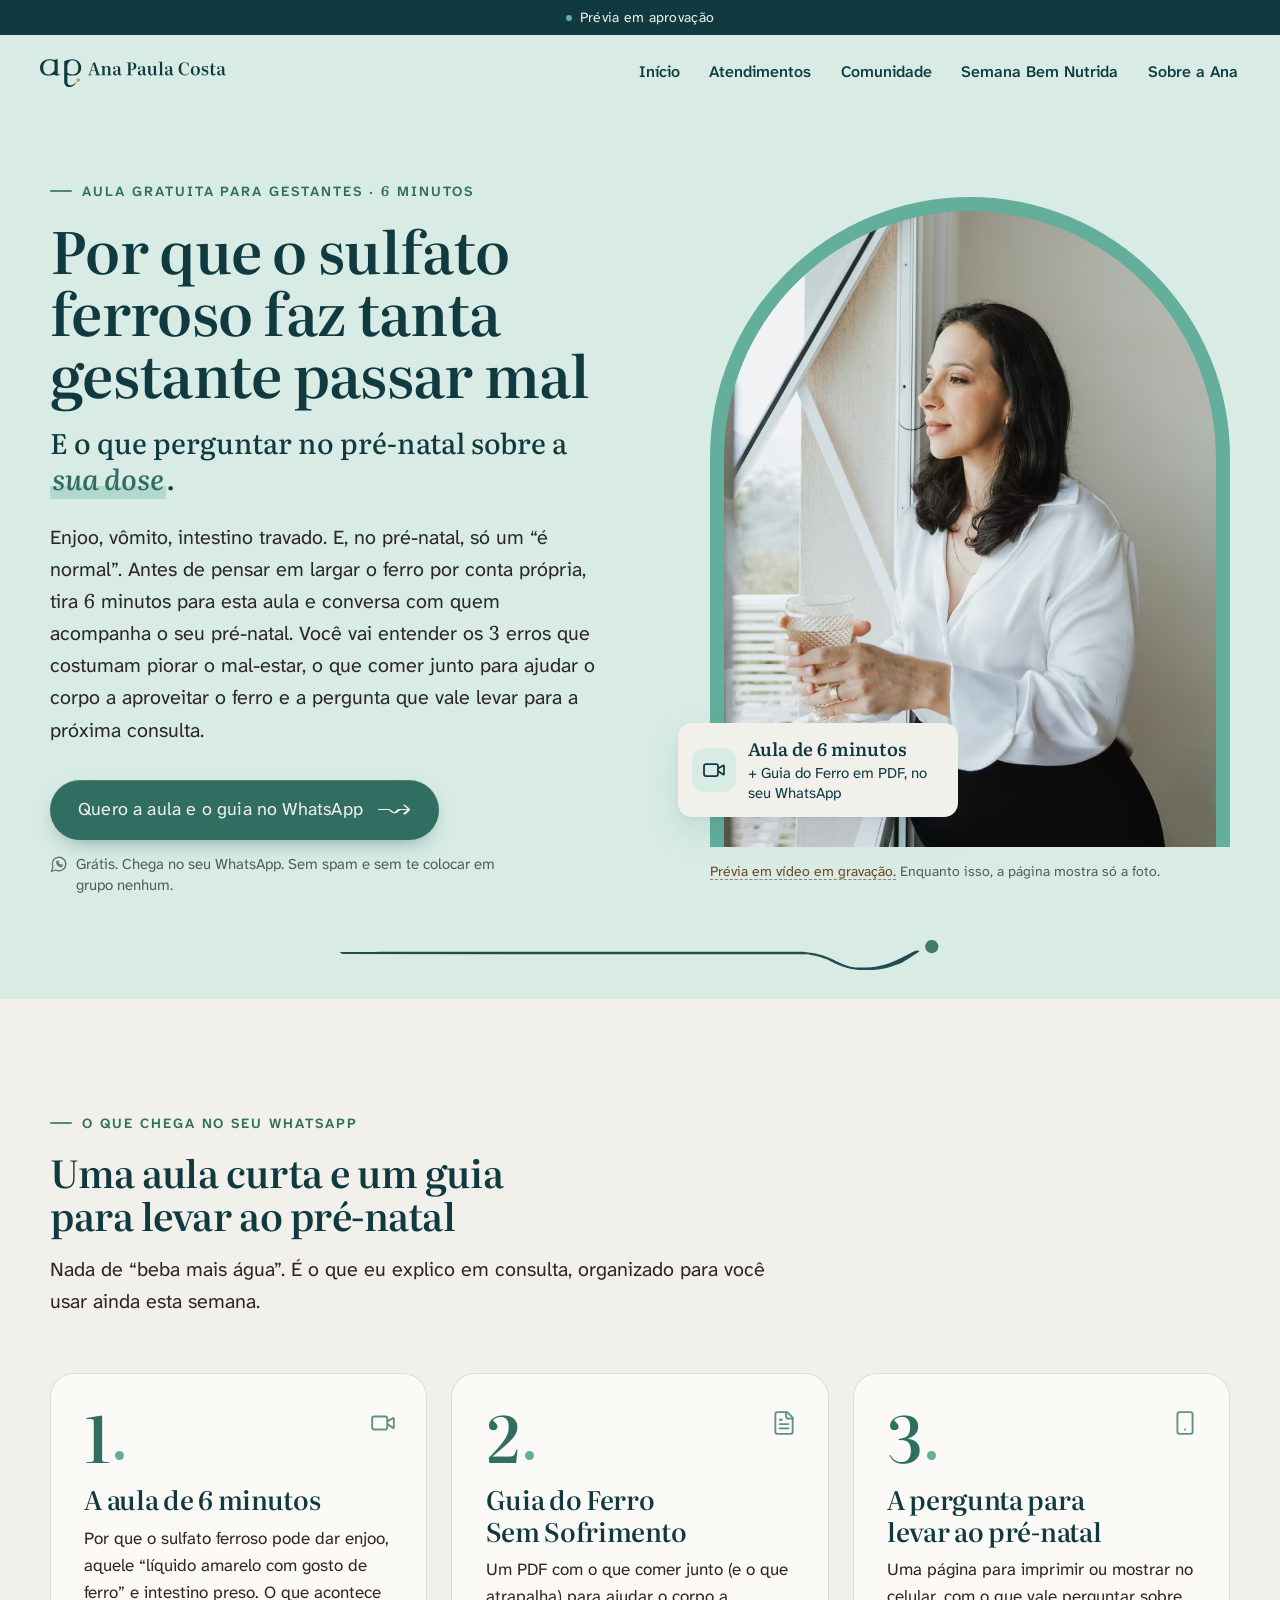
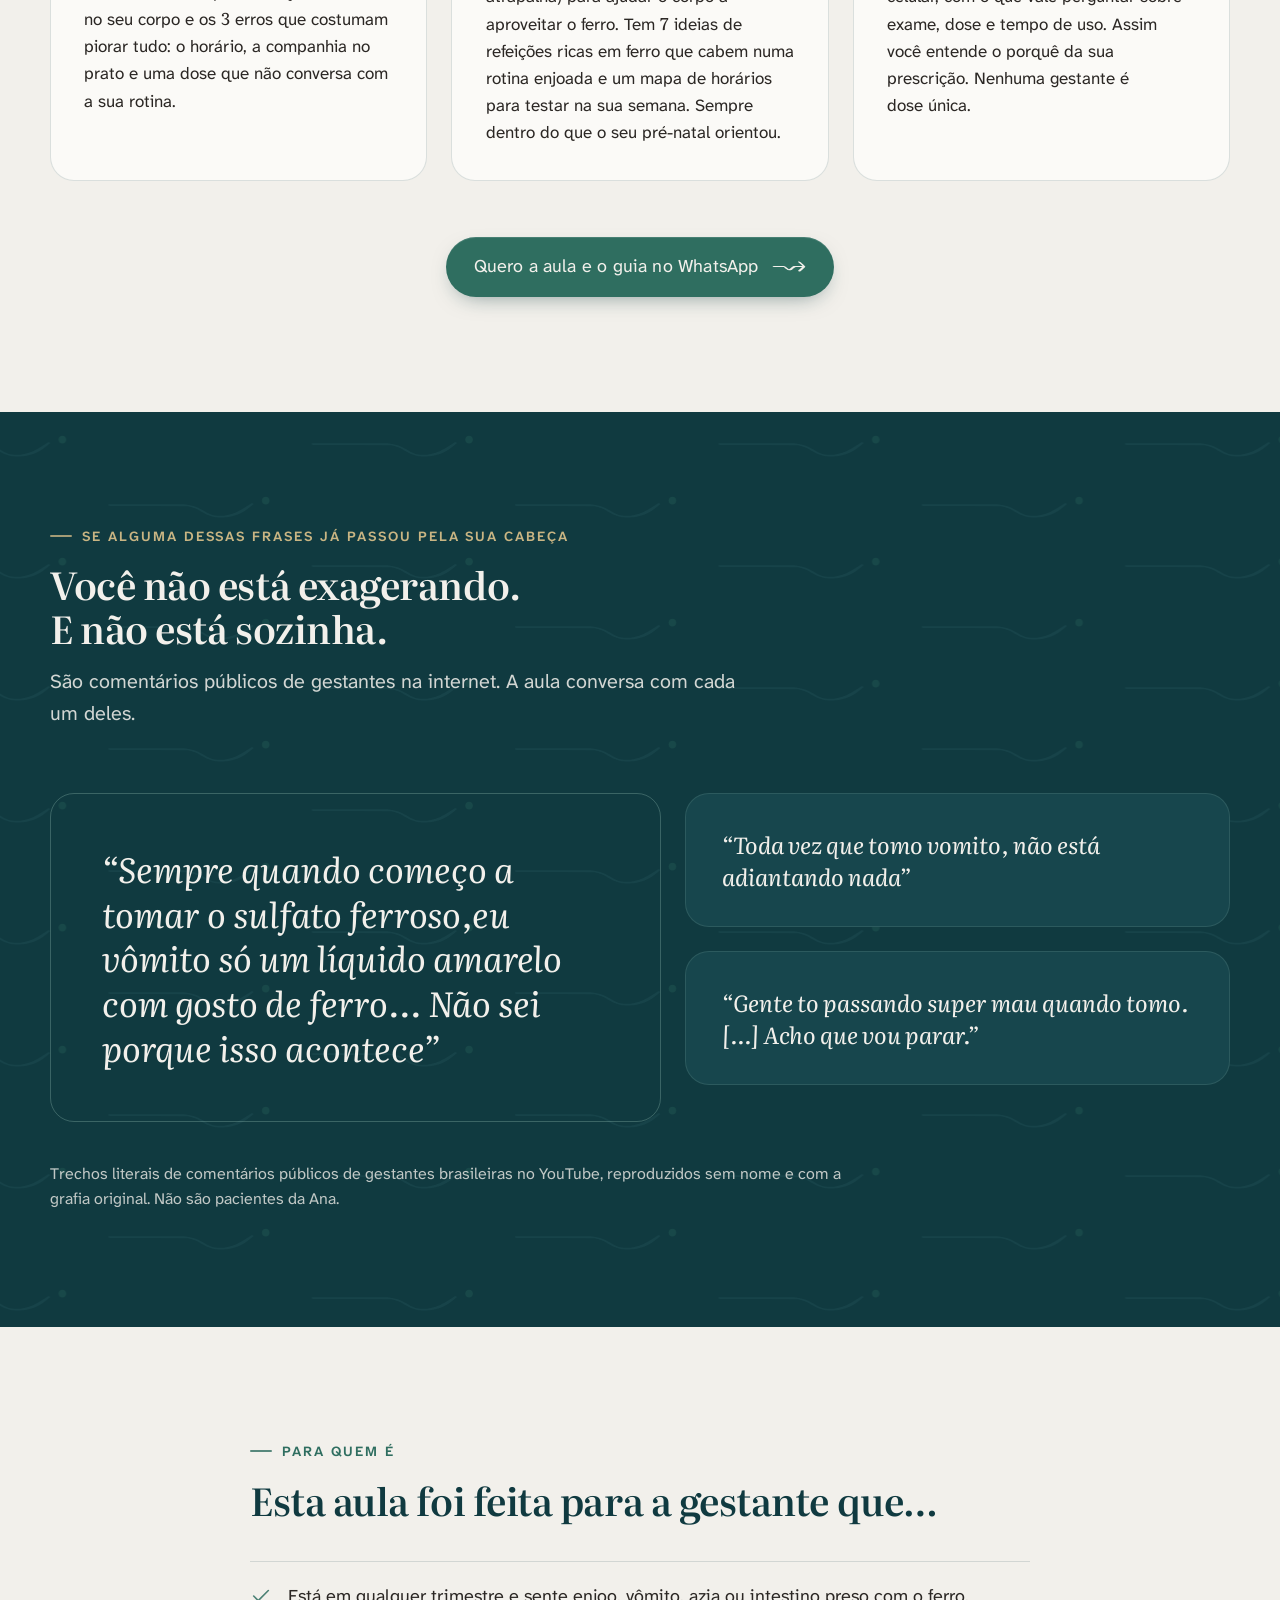
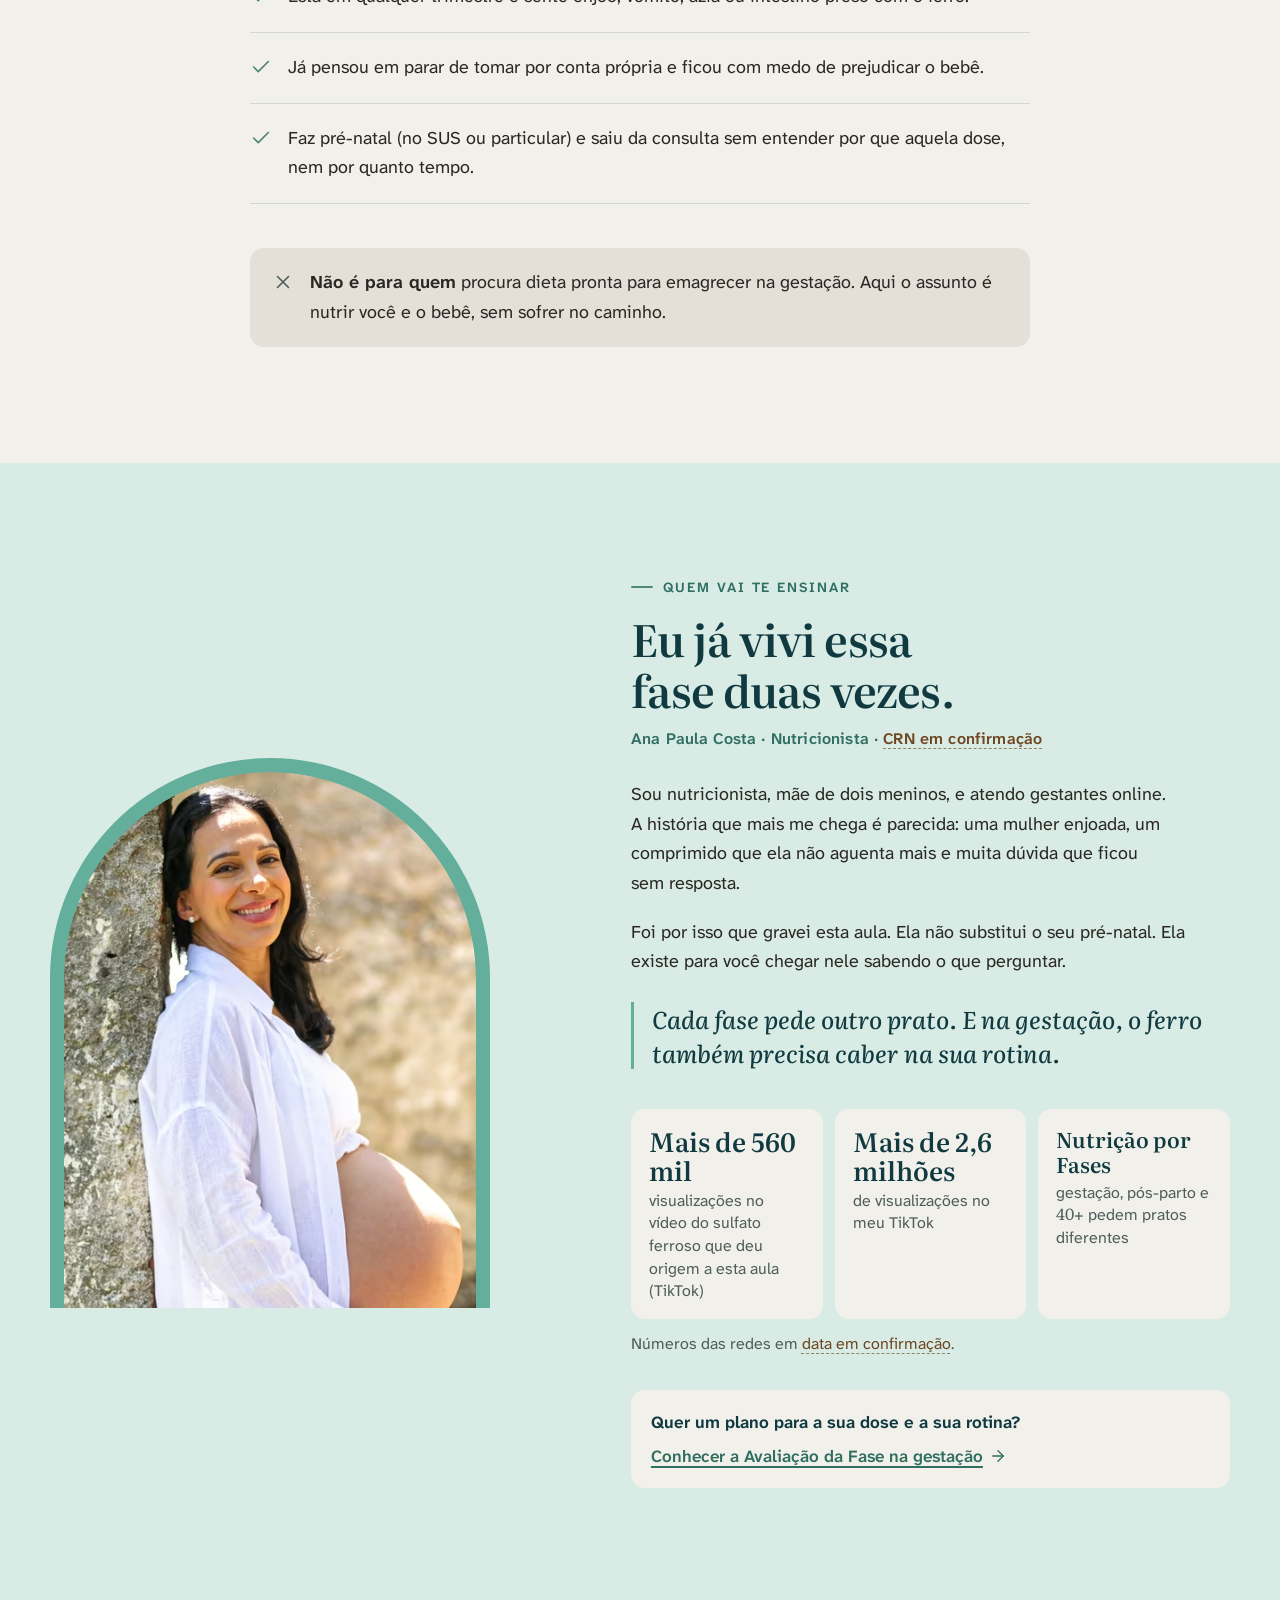
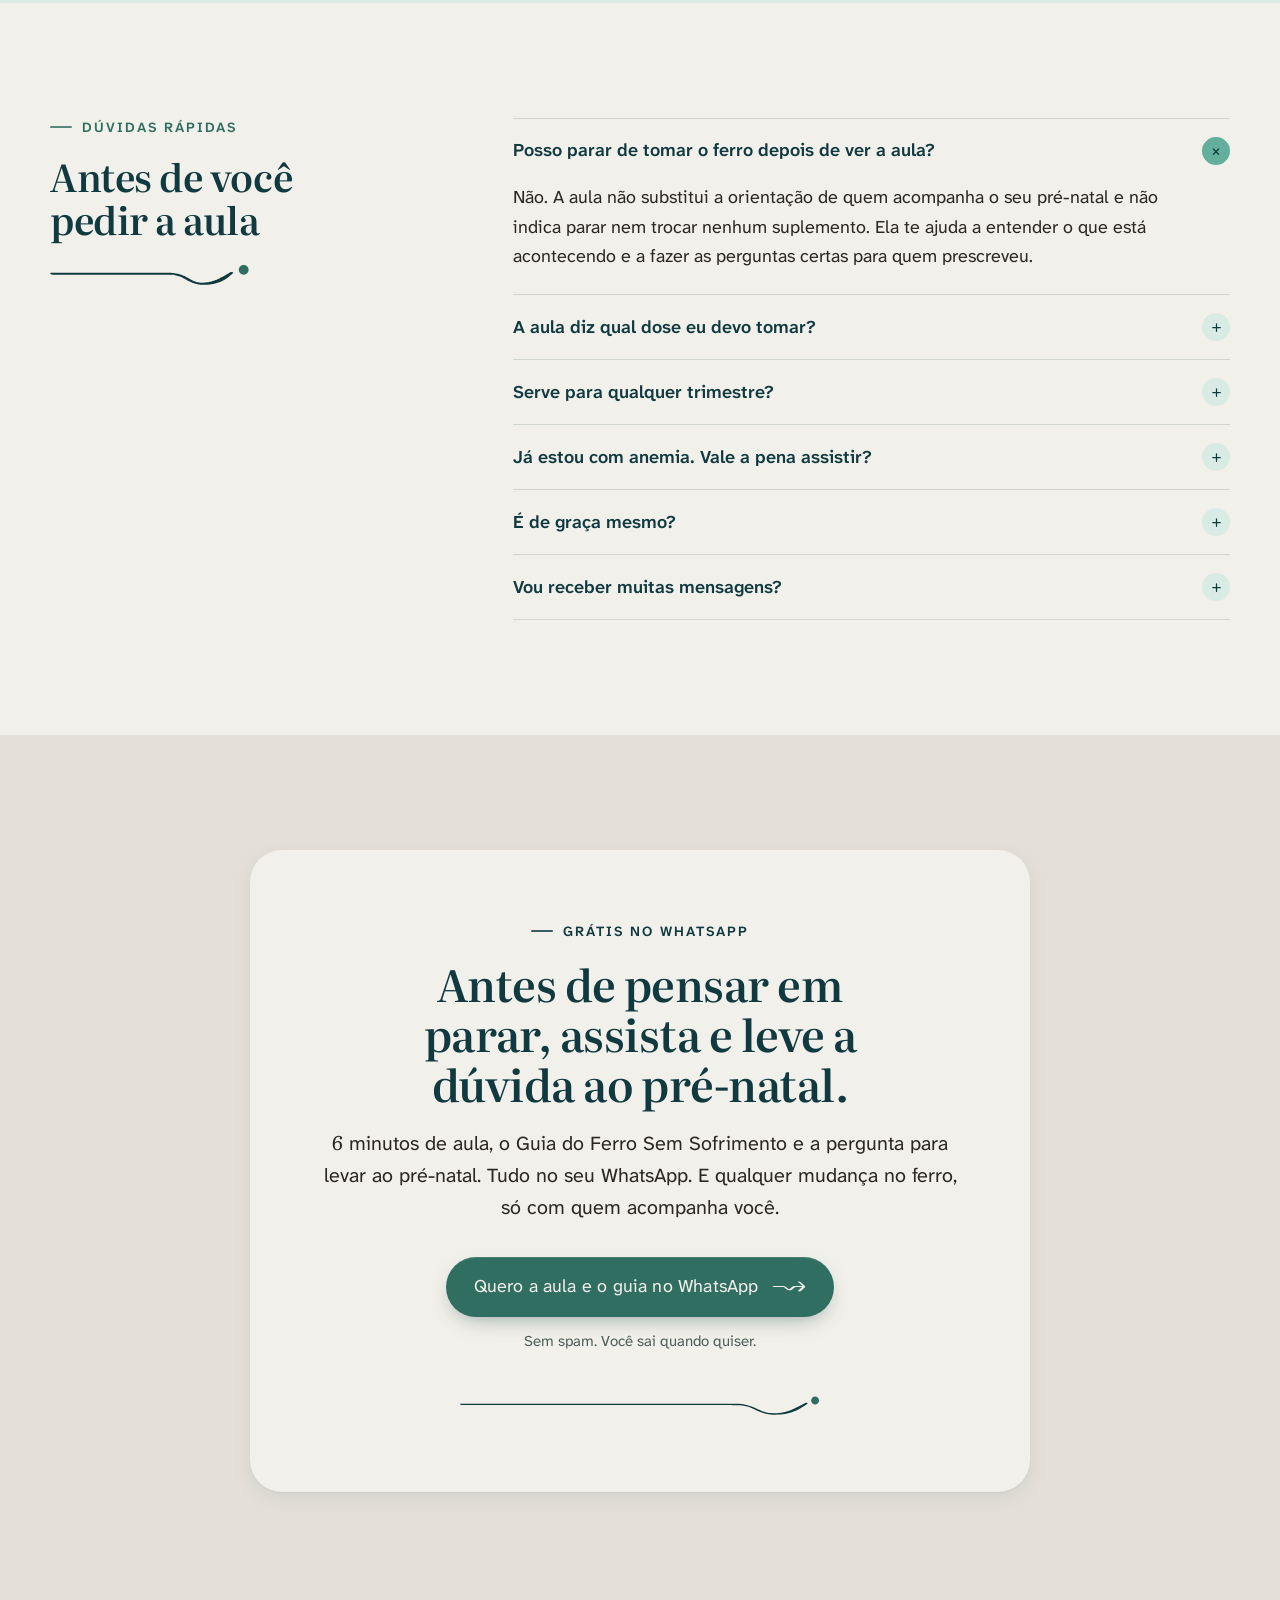
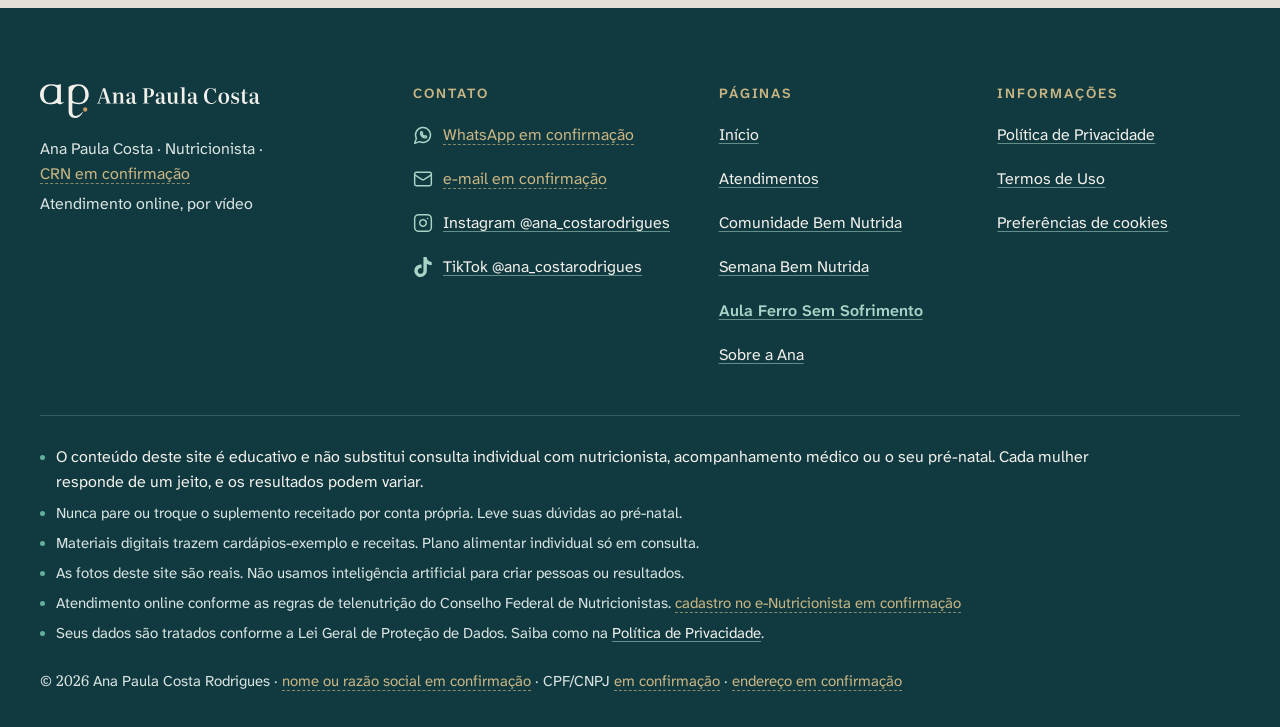
<file: ferro.html>
<!doctype html>
<html lang="pt-BR">
<head>
<meta charset="utf-8">
<meta name="viewport" content="width=device-width, initial-scale=1, viewport-fit=cover">
<title>Ferro Sem Sofrimento · Aula gratuita para gestantes · Ana Paula Costa, Nutricionista</title>
<meta name="description" content="Aula de 6 minutos e guia gratuito sobre o sulfato ferroso na gestação: por que ele pode causar mal-estar, o que comer junto e o que perguntar no pré-natal. Conteúdo educativo.">
<meta name="robots" content="noindex, nofollow">
<meta name="theme-color" content="#D8ECE5">
<link rel="canonical" href="https://rafaelnasch.github.io/ana-costa-site/ferro.html">

<meta property="og:type" content="website">
<meta property="og:locale" content="pt_BR">
<meta property="og:site_name" content="Ana Paula Costa · Nutricionista">
<meta property="og:title" content="Ferro Sem Sofrimento · aula gratuita para gestantes">
<meta property="og:description" content="Aula de 6 minutos e guia gratuito sobre o sulfato ferroso na gestação: o que comer junto e o que perguntar no pré-natal. Conteúdo educativo.">
<meta property="og:url" content="https://rafaelnasch.github.io/ana-costa-site/ferro.html">
<meta property="og:image" content="https://rafaelnasch.github.io/ana-costa-site/assets/img/og-ferro.jpg">
<meta property="og:image:width" content="1200">
<meta property="og:image:height" content="630">
<meta property="og:image:alt" content="Ana Paula Costa grávida, perto da janela, ao lado do título Ferro Sem Sofrimento">
<meta name="twitter:card" content="summary_large_image">

<link rel="icon" href="assets/marca/fav/favicon.svg" type="image/svg+xml">
<link rel="icon" href="assets/marca/fav/favicon-32.png" sizes="32x32" type="image/png">
<link rel="apple-touch-icon" href="assets/marca/fav/apple-touch-icon.png">
<link rel="manifest" href="manifest.webmanifest">

<link rel="preload" href="assets/fonts/literata-var.woff2" as="font" type="font/woff2" crossorigin>
<link rel="preload" href="assets/fonts/atkinson-next-var.woff2" as="font" type="font/woff2" crossorigin>
<link rel="preload" as="image" type="image/avif" imagesrcset="assets/img/fotos/gestacao-janela-480.avif 480w, assets/img/fotos/gestacao-janela-800.avif 800w, assets/img/fotos/gestacao-janela-1200.avif 1200w" imagesizes="(min-width: 960px) 520px, 86vw">
<link rel="stylesheet" href="assets/css/tokens.css">
<link rel="stylesheet" href="assets/css/pagina-ferro.css">
<link rel="stylesheet" href="assets/css/site.css">

<script type="application/ld+json">
{
  "@context": "https://schema.org",
  "@graph": [
    {
      "@type": "Person",
      "@id": "https://rafaelnasch.github.io/ana-costa-site/#ana",
      "name": "Ana Paula Costa",
      "jobTitle": "Nutricionista",
      "description": "Nutricionista que atende mulheres online, na gestação, no pós-parto e depois dos 40.",
      "knowsAbout": ["Nutrição na gestação", "Nutrição no pós-parto e na amamentação", "Nutrição no climatério e na menopausa"],
      "sameAs": ["https://www.instagram.com/ana_costarodrigues/", "https://www.tiktok.com/@ana_costarodrigues"],
      "image": "https://rafaelnasch.github.io/ana-costa-site/assets/img/fotos/gestacao-janela-800.webp"
    },
    {
      "@type": "ProfessionalService",
      "@id": "https://rafaelnasch.github.io/ana-costa-site/#servico",
      "name": "Ana Paula Costa · Nutricionista",
      "description": "Atendimento nutricional online, por vídeo, para mulheres na gestação, no pós-parto e amamentação, e depois dos 40 e na menopausa.",
      "url": "https://rafaelnasch.github.io/ana-costa-site/",
      "founder": {"@id": "https://rafaelnasch.github.io/ana-costa-site/#ana"},
      "availableLanguage": "pt-BR",
      "image": "https://rafaelnasch.github.io/ana-costa-site/assets/img/og-image.png"
    },
    {
      "@type": "WebPage",
      "@id": "https://rafaelnasch.github.io/ana-costa-site/ferro.html#pagina",
      "url": "https://rafaelnasch.github.io/ana-costa-site/ferro.html",
      "name": "Ferro Sem Sofrimento · aula gratuita para gestantes",
      "description": "Aula de 6 minutos e guia gratuito sobre o sulfato ferroso na gestação: por que ele pode causar mal-estar, o que comer junto e o que perguntar no pré-natal. Conteúdo educativo, não substitui o pré-natal.",
      "inLanguage": "pt-BR",
      "author": {"@id": "https://rafaelnasch.github.io/ana-costa-site/#ana"},
      "publisher": {"@id": "https://rafaelnasch.github.io/ana-costa-site/#servico"},
      "audience": {"@type": "PeopleAudience", "audienceType": "Gestantes"},
      "isAccessibleForFree": true
    },
    {
      "@type": "FAQPage",
      "@id": "https://rafaelnasch.github.io/ana-costa-site/ferro.html#duvidas",
      "mainEntity": [
        {"@type": "Question", "name": "Posso parar de tomar o ferro depois de ver a aula?", "acceptedAnswer": {"@type": "Answer", "text": "Não. A aula não substitui a orientação de quem acompanha o seu pré-natal e não indica parar nem trocar nenhum suplemento. Ela te ajuda a entender o que está acontecendo e a fazer as perguntas certas para quem prescreveu."}},
        {"@type": "Question", "name": "A aula diz qual dose eu devo tomar?", "acceptedAnswer": {"@type": "Answer", "text": "Não. Dose é individual: depende dos seus exames e de quem acompanha você. O que a aula explica é o que costuma mudar de uma gestante para outra e o que vale perguntar na próxima consulta."}},
        {"@type": "Question", "name": "Serve para qualquer trimestre?", "acceptedAnswer": {"@type": "Answer", "text": "Serve. A suplementação muitas vezes acompanha a gestação inteira, e quem define até quando é o profissional que acompanha o seu pré-natal. As ideias de refeição do guia foram pensadas para quem está enjoada, mas valem em qualquer trimestre."}},
        {"@type": "Question", "name": "Já estou com anemia. Vale a pena assistir?", "acceptedAnswer": {"@type": "Answer", "text": "Vale, para entender o que está acontecendo e chegar à consulta com as perguntas certas. Só não mude nada no tratamento sem falar antes com quem acompanha você."}},
        {"@type": "Question", "name": "É de graça mesmo?", "acceptedAnswer": {"@type": "Answer", "text": "É. Aula e guia de graça, direto no seu WhatsApp. Sem pegadinha."}},
        {"@type": "Question", "name": "Vou receber muitas mensagens?", "acceptedAnswer": {"@type": "Answer", "text": "A aula e o guia chegam logo depois do cadastro. Se você marcar que quer, chegam também algumas mensagens minhas com as dúvidas mais comuns da gestação. Cansou? Responde \"sair\" e pronto."}}
      ]
    }
  ]
}
</script>
<script src="assets/js/config.js"></script>
<script>document.documentElement.classList.add("js");window.dataLayer = window.dataLayer || [];</script>
</head>
<body class="pg-ferro" data-fase="gestacao">
<!-- site:topo -->
<a class="site-pular" href="#conteudo">Pular para o conteúdo</a>
<div class="site-previa" id="faixa-previa" role="note"><span>Prévia em aprovação</span></div>
<header class="site-topo">
  <div class="site-wrap site-topo__linha">
    <a class="site-topo__logo" href="./" aria-label="Ana Paula Costa · Nutricionista, página inicial">
      <img src="assets/marca/logo-horizontal-reduzida-cor.svg" width="186" height="28" alt="">
    </a>
    <button class="site-topo__menu" type="button" aria-expanded="false" aria-controls="menu-site">
      <svg class="i-abrir" aria-hidden="true" focusable="false"><use href="assets/marca/sprite.svg#ui-menu"/></svg>
      <svg class="i-fechar" aria-hidden="true" focusable="false"><use href="assets/marca/sprite.svg#ui-x"/></svg>
      <span>Menu</span>
    </button>
    <nav class="site-nav" id="menu-site" aria-label="Principal">
      <ul class="site-nav__lista">
        <li><a class="site-nav__link" href="./">Início</a></li>
        <li><a class="site-nav__link" href="atendimentos.html">Atendimentos</a></li>
        <li><a class="site-nav__link" href="comunidade.html">Comunidade</a></li>
        <li><a class="site-nav__link" href="semana-bem-nutrida.html">Semana Bem Nutrida</a></li>
        <li><a class="site-nav__link" href="sobre.html">Sobre a Ana</a></li>
      </ul>
      <div class="site-nav__extra">
        <a class="site-nav__cta" href="atendimentos.html#agendar" data-agendar>Agendar minha avaliação<svg viewBox="0 0 57.28 18.68" aria-hidden="true" focusable="false"><use href="assets/marca/sprite.svg#rota-seta"/></svg></a>
        <p class="site-nav__redes"><a href="https://www.instagram.com/ana_costarodrigues/" rel="noopener" aria-label="Instagram @ana_costarodrigues"><svg aria-hidden="true" focusable="false"><use href="assets/marca/sprite.svg#ui-instagram"/></svg></a><a href="https://www.tiktok.com/@ana_costarodrigues" rel="noopener" aria-label="TikTok @ana_costarodrigues"><svg class="preenchido" aria-hidden="true" focusable="false"><use href="assets/marca/sprite.svg#ui-tiktok"/></svg></a><span>@ana_costarodrigues</span></p>
      </div>
    </nav>
  </div>
</header>
<!-- /site:topo -->

<main id="conteudo">

<!-- 2. Topo -->
<section class="fer-hero" aria-labelledby="titulo-topo">
  <div class="fer-wrap">
    <div class="fer-hero-texto">
      <p class="rotulo">Aula gratuita para gestantes&nbsp;· 6&nbsp;minutos</p>
      <h1 id="titulo-topo">Por que o sulfato ferroso faz tanta gestante passar mal</h1>
      <p class="fer-sub">E o que perguntar no pré-natal sobre a <em>sua dose</em>.</p>
      <p class="fer-lead fer-so-desktop">Enjoo, vômito, intestino travado. E, no pré-natal, só um “é normal”. Antes de pensar em largar o ferro por conta própria, tira 6 minutos para esta aula e conversa com quem acompanha o seu pré-natal. Você vai entender os 3 erros que costumam piorar o mal-estar, o que comer junto para ajudar o corpo a aproveitar o ferro e a pergunta que vale levar para a próxima consulta.</p>
      <p class="fer-lead fer-so-celular">Em 6 minutos: os 3 erros que costumam piorar o mal-estar, o que comer junto e a pergunta para levar ao pré-natal.</p>
      <div class="fer-acao" id="cta-topo">
        <button class="fer-botao" type="button" data-abrir-cadastro data-posicao="topo">Quero a aula e o guia no WhatsApp <svg class="fer-seta" aria-hidden="true"><use href="assets/marca/sprite.svg#rota-seta"/></svg></button>
        <p class="fer-micro"><svg class="fer-icone-p" aria-hidden="true"><use href="assets/marca/sprite.svg#ui-whatsapp"/></svg>Grátis. Chega no seu WhatsApp. Sem spam e sem te colocar em grupo nenhum.</p>
      </div>
    </div>

    <figure class="fer-hero-midia" id="midia-topo">
      <div class="arco fer-arco">
        <!-- sem vídeo: só a foto, sem botão de play. Com CONFIG.videoPreviaFerro, o JS troca pela prévia em vídeo -->
        <picture class="fer-foto-topo">
          <source type="image/avif" srcset="assets/img/fotos/gestacao-janela-480.avif 480w, assets/img/fotos/gestacao-janela-800.avif 800w, assets/img/fotos/gestacao-janela-1200.avif 1200w" sizes="(min-width: 960px) 520px, 86vw">
          <source type="image/webp" srcset="assets/img/fotos/gestacao-janela-480.webp 480w, assets/img/fotos/gestacao-janela-800.webp 800w, assets/img/fotos/gestacao-janela-1200.webp 1200w" sizes="(min-width: 960px) 520px, 86vw">
          <img src="assets/img/fotos/gestacao-janela-800.webp" width="1365" height="1706" alt="Ana Paula Costa grávida, de camisa branca, segurando um copo de água perto da janela e olhando para fora" fetchpriority="high" decoding="async">
        </picture>
        <div class="fer-cartao-aula">
          <span class="fer-cartao-aula-icone"><svg aria-hidden="true"><use href="assets/marca/sprite.svg#ui-video"/></svg></span>
          <p><strong>Aula de 6 minutos</strong><span>+ Guia do Ferro em PDF, no seu WhatsApp</span></p>
        </div>
      </div>
      <figcaption class="fer-legenda-midia" id="legenda-midia" hidden>Prévia da aula. A aula completa e o guia chegam no seu WhatsApp.</figcaption>
      <p class="fer-aviso-gravacao" id="aviso-gravacao"><span class="pendente">Prévia em vídeo em gravação.</span> Enquanto isso, a página mostra só a foto.</p>
    </figure>
  </div>
  <svg class="fer-traco fer-traco-topo anima-traco" viewBox="0 0 600 32.14" aria-hidden="true" focusable="false"><use href="assets/marca/sprite.svg#rota-divisor"/></svg>
</section>

<!-- 4. O que chega no seu WhatsApp -->
<section class="fer-recebe fer-secao" aria-labelledby="titulo-recebe">
  <div class="fer-wrap">
    <div class="fer-cab">
      <p class="rotulo">O que chega no seu WhatsApp</p>
      <h2 id="titulo-recebe">Uma aula curta e um guia para levar ao pré-natal</h2>
      <p class="fer-lead">Nada de “beba mais água”. É o que eu explico em consulta, organizado para você usar ainda esta semana.</p>
    </div>
    <ol class="fer-cartoes">
      <li class="fer-cartao">
        <span class="fer-num" aria-hidden="true">1</span>
        <div>
          <h3 class="fer-h3"><span class="fer-vh">1. </span>A aula de 6 minutos</h3>
          <p>Por que o sulfato ferroso pode dar enjoo, aquele “líquido amarelo com gosto de ferro” e intestino preso. O que acontece no seu corpo e os 3 erros que costumam piorar tudo: o horário, a companhia no prato e uma dose que não conversa com a sua rotina.</p>
        </div>
        <svg class="fer-cartao-icone" aria-hidden="true"><use href="assets/marca/sprite.svg#ui-video"/></svg>
      </li>
      <li class="fer-cartao">
        <span class="fer-num" aria-hidden="true">2</span>
        <div>
          <h3 class="fer-h3"><span class="fer-vh">2. </span>Guia do Ferro Sem Sofrimento</h3>
          <p>Um PDF com o que comer junto (e o que atrapalha) para ajudar o corpo a aproveitar o ferro. Tem 7 ideias de refeições ricas em ferro que cabem numa rotina enjoada e um mapa de horários para testar na sua semana. Sempre dentro do que o seu pré-natal orientou.</p>
        </div>
        <svg class="fer-cartao-icone" aria-hidden="true"><use href="assets/marca/sprite.svg#ui-file-text"/></svg>
      </li>
      <li class="fer-cartao">
        <span class="fer-num" aria-hidden="true">3</span>
        <div>
          <h3 class="fer-h3"><span class="fer-vh">3. </span>A pergunta para levar ao pré-natal</h3>
          <p>Uma página para imprimir ou mostrar no celular, com o que vale perguntar sobre exame, dose e tempo de uso. Assim você entende o porquê da sua prescrição. Nenhuma gestante é dose única.</p>
        </div>
        <svg class="fer-cartao-icone" aria-hidden="true"><use href="assets/marca/sprite.svg#ui-smartphone"/></svg>
      </li>
    </ol>
    <div class="fer-acao fer-acao-centro">
      <button class="fer-botao" type="button" data-abrir-cadastro data-posicao="recebe">Quero a aula e o guia no WhatsApp <svg class="fer-seta" aria-hidden="true"><use href="assets/marca/sprite.svg#rota-seta"/></svg></button>
    </div>
  </div>
</section>

<!-- 5. Você não está sozinha (único bloco escuro) -->
<section class="fer-escuro fer-secao" aria-labelledby="titulo-sozinha">
  <div class="fer-wrap">
    <div class="fer-cab fer-cab-escuro">
      <p class="rotulo">Se alguma dessas frases já passou pela sua cabeça</p>
      <h2 id="titulo-sozinha">Você não está exagerando. E não está sozinha.</h2>
      <p class="fer-lead">São comentários públicos de gestantes na internet. A aula conversa com cada um deles.</p>
    </div>
    <ul class="fer-frases">
      <li><blockquote><p>“Toda vez que tomo vomito, não está adiantando nada”</p></blockquote></li>
      <li><blockquote><p>“Sempre quando começo a tomar o sulfato ferroso,eu vômito só um líquido amarelo com gosto de ferro... Não sei porque isso acontece”</p></blockquote></li>
      <li><blockquote><p>“Gente to passando super mau quando tomo. [...] Acho que vou parar.”</p></blockquote></li>
    </ul>
    <p class="fer-nota-escuro">Trechos literais de comentários públicos de gestantes brasileiras no YouTube, reproduzidos sem nome e com a grafia original. Não são pacientes da Ana.</p>
  </div>
</section>

<!-- 6. Para quem é -->
<section class="fer-quem-e fer-secao" aria-labelledby="titulo-para-quem">
  <div class="fer-wrap fer-estreito">
    <p class="rotulo">Para quem é</p>
    <h2 id="titulo-para-quem">Esta aula foi feita para a gestante que…</h2>
    <ul class="fer-lista">
      <li><svg aria-hidden="true"><use href="assets/marca/sprite.svg#ui-check"/></svg><span>Está em qualquer trimestre e sente enjoo, vômito, azia ou intestino preso com o ferro.</span></li>
      <li><svg aria-hidden="true"><use href="assets/marca/sprite.svg#ui-check"/></svg><span>Já pensou em parar de tomar por conta própria e ficou com medo de prejudicar o bebê.</span></li>
      <li><svg aria-hidden="true"><use href="assets/marca/sprite.svg#ui-check"/></svg><span>Faz pré-natal (no SUS ou particular) e saiu da consulta sem entender por que aquela dose, nem por quanto tempo.</span></li>
    </ul>
    <p class="fer-nao"><svg aria-hidden="true"><use href="assets/marca/sprite.svg#ui-x"/></svg><span><strong>Não é para quem</strong> procura dieta pronta para emagrecer na gestação. Aqui o assunto é nutrir você e o bebê, sem sofrer no caminho.</span></p>
  </div>
</section>

<!-- 7. Quem vai te ensinar -->
<section class="fer-autora fer-secao" aria-labelledby="titulo-autora">
  <div class="fer-wrap">
    <figure class="fer-autora-foto">
      <div class="arco fer-arco fer-arco-autora">
        <picture><source type="image/avif" srcset="assets/img/fotos/gestante-ar-livre-480.avif 480w, assets/img/fotos/gestante-ar-livre-800.avif 800w, assets/img/fotos/gestante-ar-livre-1200.avif 1200w, assets/img/fotos/gestante-ar-livre-1584.avif 1584w" sizes="(min-width: 960px) 440px, 86vw"><source type="image/webp" srcset="assets/img/fotos/gestante-ar-livre-480.webp 480w, assets/img/fotos/gestante-ar-livre-800.webp 800w, assets/img/fotos/gestante-ar-livre-1200.webp 1200w, assets/img/fotos/gestante-ar-livre-1584.webp 1584w" sizes="(min-width: 960px) 440px, 86vw"><img src="assets/img/fotos/gestante-ar-livre-800.webp" width="1584" height="1980" alt="Ana Paula Costa grávida, de camisa branca aberta, encostada numa parede de pedra ao ar livre, sorrindo" loading="lazy" decoding="async"></picture>
      </div>
    </figure>
    <div class="fer-autora-texto">
      <p class="rotulo">Quem vai te ensinar</p>
      <h2 id="titulo-autora">Eu já vivi essa fase duas vezes.</h2>
      <p class="fer-assinatura">Ana Paula Costa · Nutricionista · <span data-crn class="pendente">CRN em confirmação</span></p>
      <div class="fer-corpo">
        <p>Sou nutricionista, mãe de dois meninos, e atendo gestantes online. A história que mais me chega é parecida: uma mulher enjoada, um comprimido que ela não aguenta mais e muita dúvida que ficou sem resposta.</p>
        <p>Foi por isso que gravei esta aula. Ela não substitui o seu pré-natal. Ela existe para você chegar nele sabendo o que perguntar.</p>
        <p class="fer-frase-marca">Cada fase pede outro prato. E na gestação, o ferro também precisa caber na sua rotina.</p>
      </div>
      <ul class="fer-numeros">
        <li><strong>Mais de <span data-rede="viewsVideoFerro">560 mil</span></strong><span>visualizações no vídeo do sulfato ferroso que deu origem a esta aula (TikTok)</span></li>
        <li><strong>Mais de <span data-rede="viewsTikTok">2,6 milhões</span></strong><span>de visualizações no meu TikTok</span></li>
        <li><strong>Nutrição por Fases</strong><span>gestação, pós-parto e 40+ pedem pratos diferentes</span></li>
      </ul>
      <p class="fer-numeros-data">Números das redes em <span class="pendente" data-cfg="dataNumeros">data em confirmação</span>.</p>
      <p class="fer-ponte"><strong>Quer um plano para a sua dose e a sua rotina?</strong> <a class="link-seta" href="atendimentos.html?origem=ferro#gestacao"><span>Conhecer a Avaliação da Fase na gestação</span><svg aria-hidden="true" focusable="false"><use href="assets/marca/sprite.svg#ui-seta-direita"/></svg></a></p>
    </div>
  </div>
</section>

<!-- 8. Dúvidas rápidas -->
<section class="fer-faq fer-secao" aria-labelledby="titulo-faq">
  <div class="fer-wrap">
    <div class="fer-faq-cab faq-cab">
      <p class="rotulo">Dúvidas rápidas</p>
      <h2 id="titulo-faq">Antes de você pedir a aula</h2>
      <svg class="fer-traco fer-traco-faq anima-traco" viewBox="0 0 220 24" aria-hidden="true" focusable="false"><use href="assets/marca/sprite.svg#rota-divisor-curto"/></svg>
    </div>
    <div class="fer-faq-lista faq">
      <details open>
        <summary><span>Posso parar de tomar o ferro depois de ver a aula?</span><span class="fer-mais" aria-hidden="true"><svg><use href="assets/marca/sprite.svg#ui-plus"/></svg></span></summary>
        <p>Não. A aula não substitui a orientação de quem acompanha o seu pré-natal e não indica parar nem trocar nenhum suplemento. Ela te ajuda a entender o que está acontecendo e a fazer as perguntas certas para quem prescreveu.</p>
      </details>
      <details>
        <summary><span>A aula diz qual dose eu devo tomar?</span><span class="fer-mais" aria-hidden="true"><svg><use href="assets/marca/sprite.svg#ui-plus"/></svg></span></summary>
        <p>Não. Dose é individual: depende dos seus exames e de quem acompanha você. O que a aula explica é o que costuma mudar de uma gestante para outra e o que vale perguntar na próxima consulta.</p>
      </details>
      <details>
        <summary><span>Serve para qualquer trimestre?</span><span class="fer-mais" aria-hidden="true"><svg><use href="assets/marca/sprite.svg#ui-plus"/></svg></span></summary>
        <p>Serve. A suplementação muitas vezes acompanha a gestação inteira, e quem define até quando é o profissional que acompanha o seu pré-natal. As ideias de refeição do guia foram pensadas para quem está enjoada, mas valem em qualquer trimestre.</p>
      </details>
      <details>
        <summary><span>Já estou com anemia. Vale a pena assistir?</span><span class="fer-mais" aria-hidden="true"><svg><use href="assets/marca/sprite.svg#ui-plus"/></svg></span></summary>
        <p>Vale, para entender o que está acontecendo e chegar à consulta com as perguntas certas. Só não mude nada no tratamento sem falar antes com quem acompanha você.</p>
      </details>
      <details>
        <summary><span>É de graça mesmo?</span><span class="fer-mais" aria-hidden="true"><svg><use href="assets/marca/sprite.svg#ui-plus"/></svg></span></summary>
        <p>É. Aula e guia de graça, direto no seu WhatsApp. Sem pegadinha.</p>
      </details>
      <details>
        <summary><span>Vou receber muitas mensagens?</span><span class="fer-mais" aria-hidden="true"><svg><use href="assets/marca/sprite.svg#ui-plus"/></svg></span></summary>
        <p>A aula e o guia chegam logo depois do cadastro. Se você marcar que quer, chegam também algumas mensagens minhas com as dúvidas mais comuns da gestação. Cansou? Responde “sair” e pronto.</p>
      </details>
    </div>
  </div>
</section>

<!-- 9. Pedido final -->
<section class="fer-final fer-secao" id="pedido-final" aria-labelledby="titulo-final">
  <div class="fer-wrap fer-estreito">
    <div class="fer-final-caixa">
      <p class="rotulo">Grátis no WhatsApp</p>
      <h2 id="titulo-final">Antes de pensar em parar, assista e leve a dúvida ao pré-natal.</h2>
      <p class="fer-lead">6 minutos de aula, o Guia do Ferro Sem Sofrimento e a pergunta para levar ao pré-natal. Tudo no seu WhatsApp. E qualquer mudança no ferro, só com quem acompanha você.</p>
      <div class="fer-acao fer-acao-centro">
        <button class="fer-botao" type="button" data-abrir-cadastro data-posicao="final">Quero a aula e o guia no WhatsApp <svg class="fer-seta" aria-hidden="true"><use href="assets/marca/sprite.svg#rota-seta"/></svg></button>
        <p class="fer-micro">Sem spam. Você sai quando quiser.</p>
      </div>
      <svg class="fer-traco fer-traco-final anima-traco" viewBox="0 0 600 32.14" aria-hidden="true" focusable="false"><use href="assets/marca/sprite.svg#rota-divisor"/></svg>
    </div>
  </div>
</section>

</main>

<!-- site:rodape -->
<footer class="site-rodape">
  <div class="site-wrap">
    <div class="site-rodape__grade">
      <div class="site-rodape__marca">
        <img src="assets/marca/logo-horizontal-reduzida-sobre-escuro.svg" width="220" height="33" alt="Ana Paula Costa · Nutricionista" loading="lazy" decoding="async">
        <p class="site-rodape__ident">Ana Paula Costa · Nutricionista · <span class="pendente" data-site-crn>CRN em confirmação</span></p>
        <p>Atendimento online, por vídeo</p>
      </div>
      <div class="site-rodape__col">
        <h2 class="site-rodape__titulo">Contato</h2>
        <ul>
          <li><svg aria-hidden="true" focusable="false"><use href="assets/marca/sprite.svg#ui-whatsapp"/></svg><span class="pendente" data-site-contato="whatsapp">WhatsApp em confirmação</span></li>
          <li><svg aria-hidden="true" focusable="false"><use href="assets/marca/sprite.svg#ui-mail"/></svg><span class="pendente" data-site-contato="email">e-mail em confirmação</span></li>
          <li><svg aria-hidden="true" focusable="false"><use href="assets/marca/sprite.svg#ui-instagram"/></svg><a href="https://www.instagram.com/ana_costarodrigues/" rel="noopener">Instagram @ana_costarodrigues</a></li>
          <li><svg class="preenchido" aria-hidden="true" focusable="false"><use href="assets/marca/sprite.svg#ui-tiktok"/></svg><a href="https://www.tiktok.com/@ana_costarodrigues" rel="noopener">TikTok @ana_costarodrigues</a></li>
        </ul>
      </div>
      <nav class="site-rodape__col" aria-label="Páginas do site">
        <h2 class="site-rodape__titulo">Páginas</h2>
        <ul>
          <li><a href="./">Início</a></li>
          <li><a href="atendimentos.html">Atendimentos</a></li>
          <li><a href="comunidade.html">Comunidade Bem Nutrida</a></li>
          <li><a href="semana-bem-nutrida.html">Semana Bem Nutrida</a></li>
          <li data-site-requer="aulaFerroPronta"><a href="ferro.html" aria-current="page">Aula Ferro Sem Sofrimento</a></li>
          <li><a href="sobre.html">Sobre a Ana</a></li>
        </ul>
      </nav>
      <nav class="site-rodape__col" aria-label="Informações legais">
        <h2 class="site-rodape__titulo">Informações</h2>
        <ul>
          <li><a href="privacidade.html">Política de Privacidade</a></li>
          <li><a href="termos.html">Termos de Uso</a></li>
          <li><button type="button" class="site-rodape__botao" data-site-cookies>Preferências de cookies</button></li>
        </ul>
      </nav>
    </div>
    <div class="site-rodape__avisos">
      <ul>
        <li class="site-rodape__educativo">O conteúdo deste site é educativo e não substitui consulta individual com nutricionista, acompanhamento médico ou o seu pré-natal. Cada mulher responde de um jeito, e os resultados podem variar.</li>
        <li class="site-rodape__so-ferro">Nunca pare ou troque o suplemento receitado por conta própria. Leve suas dúvidas ao pré-natal.</li>
        <li>Materiais digitais trazem cardápios-exemplo e receitas. Plano alimentar individual só em consulta.</li>
        <li>As fotos deste site são reais. Não usamos inteligência artificial para criar pessoas ou resultados.</li>
        <li>Atendimento online conforme as regras de telenutrição do Conselho Federal de Nutricionistas. <span class="pendente" data-site-oculta-se="cadastroENutricionista">cadastro no e-Nutricionista em confirmação</span></li>
        <li>Seus dados são tratados conforme a Lei Geral de Proteção de Dados. Saiba como na <a href="privacidade.html">Política de Privacidade</a>.</li>
      </ul>
      <p class="site-rodape__final">© <span data-site-ano>2026</span> Ana Paula Costa Rodrigues · <span class="pendente" data-site-cfg="nomeVendedor">nome ou razão social em confirmação</span> · CPF/CNPJ <span class="pendente" data-site-cfg="cpfCnpj">em confirmação</span> · <span class="pendente" data-site-cfg="enderecoFiscal">endereço em confirmação</span></p>
    </div>
  </div>
</footer>
<!-- /site:rodape -->

<!-- 11. Barra fixa do celular -->
<div class="fer-barra" id="barra-fixa" aria-hidden="true">
  <button class="fer-botao" type="button" data-abrir-cadastro data-posicao="barra" tabindex="-1">Quero a aula grátis no WhatsApp <svg class="fer-seta" aria-hidden="true"><use href="assets/marca/sprite.svg#rota-seta"/></svg></button>
</div>

<!-- 3. Cadastro em 2 passos -->
<dialog class="fer-cadastro" id="cadastro" aria-labelledby="cadastro-titulo">
  <div class="fer-cadastro-caixa">
    <button class="fer-fechar" type="button" data-fechar aria-label="Fechar"><svg aria-hidden="true"><use href="assets/marca/sprite.svg#ui-x"/></svg></button>

    <div class="fer-passo" id="passo-1">
      <p class="fer-passos" aria-hidden="true"><span class="ativo"></span><span></span></p>
      <h2 id="cadastro-titulo" class="fer-cadastro-titulo">Onde eu te envio a aula?</h2>
      <p class="fer-cadastro-texto">Você recebe o link da aula de 6 minutos e o Guia do Ferro Sem Sofrimento em PDF, direto no seu WhatsApp.</p>
      <form id="form-ferro" novalidate>
        <div class="fer-campo">
          <label for="f-nome">Seu primeiro nome</label>
          <input id="f-nome" name="nome" type="text" autocomplete="given-name" autocapitalize="words" maxlength="40" required aria-describedby="e-nome">
          <p class="fer-erro" id="e-nome" hidden>Escreve o seu primeiro nome.</p>
        </div>
        <div class="fer-campo">
          <label for="f-whats">Seu WhatsApp com DDD</label>
          <input id="f-whats" name="whatsapp" type="tel" inputmode="numeric" autocomplete="tel-national" placeholder="(00) 00000-0000" maxlength="15" required aria-describedby="e-whats">
          <p class="fer-erro" id="e-whats" hidden>Confere o número: DDD e mais 8 ou 9 dígitos.</p>
        </div>
        <div class="fer-mel" aria-hidden="true">
          <label for="f-site">Não preencha</label>
          <input id="f-site" name="site" type="text" tabindex="-1" autocomplete="off">
        </div>
        <div class="fer-consent">
          <label class="fer-check">
            <input id="f-c1" name="consentimento_material" type="checkbox" required aria-describedby="e-c1">
            <span class="fer-caixinha" aria-hidden="true"><svg><use href="assets/marca/sprite.svg#ui-check"/></svg></span>
            <span>Li e aceito a <a href="privacidade.html#privacidade" target="_blank" rel="noopener">Política de Privacidade</a>, tenho 18 anos ou mais e autorizo o uso do meu nome e WhatsApp para receber a aula e o guia. Entendo que o cadastro indica interesse em alimentação na gestação, e esse dado fica só no cadastro da Ana, sem ir para anúncios. <em class="fer-tag">obrigatória</em></span>
          </label>
          <p class="fer-erro" id="e-c1" hidden>Para eu te enviar a aula, preciso desta confirmação.</p>
          <label class="fer-check">
            <input id="f-c2" name="consentimento_mensagens" type="checkbox">
            <span class="fer-caixinha" aria-hidden="true"><svg><use href="assets/marca/sprite.svg#ui-check"/></svg></span>
            <span>Também quero receber outras mensagens da Ana sobre alimentação na gestação, incluindo convites para o grupo gratuito e para os atendimentos. Dá pra sair quando quiser, respondendo “sair”. <em class="fer-tag">opcional</em></span>
          </label>
        </div>
        <button class="fer-botao fer-botao-largo" type="submit" id="f-enviar">Enviar a aula pro meu WhatsApp <svg class="fer-seta" aria-hidden="true"><use href="assets/marca/sprite.svg#rota-seta"/></svg></button>
        <p class="fer-erro fer-erro-envio" id="e-envio" role="alert" hidden>Não consegui enviar agora. Confere a internet e tenta de novo.</p>
        <p class="fer-apoio"><svg aria-hidden="true"><use href="assets/marca/sprite.svg#ui-lock"/></svg><span>Seus dados servem para te enviar este material e, só se você marcou a segunda caixa, as outras mensagens. Ninguém vende nem usa para outra coisa. Quer que eu apague? É só pedir.</span></p>
      </form>
    </div>

    <div class="fer-passo" id="passo-2" hidden>
      <p class="fer-passos" aria-hidden="true"><span class="ativo"></span><span class="ativo"></span></p>
      <div class="fer-ok" aria-hidden="true">
        <svg class="fer-ok-traco" viewBox="0 0 600 32.14"><use href="assets/marca/sprite.svg#rota-divisor"/></svg>
      </div>
      <h2 class="fer-cadastro-titulo" id="passo-2-titulo" tabindex="-1">Pronto. Olha o seu WhatsApp.</h2>
      <p class="fer-cadastro-texto">A aula e o guia já estão a caminho. Se em alguns minutos nada chegar, me chama no botão abaixo que eu te mando por lá.</p>
      <a class="fer-botao fer-botao-largo fer-botao-whats" id="botao-whats" href="#" target="_blank" rel="noopener">Abrir o WhatsApp da Ana <svg class="fer-seta" aria-hidden="true"><use href="assets/marca/sprite.svg#rota-seta"/></svg></a>
      <div class="fer-proximo">
        <p data-pronto="semanaPronta" data-sem-selo><strong>Enquanto a aula chega:</strong> organize a semana com a <a href="semana-bem-nutrida.html?origem=ferro" data-proximo="semana">Semana Bem Nutrida</a> (R$ 47, acesso na hora).</p>
        <p><a class="link-seta" href="atendimentos.html?origem=ferro#agendar" data-proximo="avaliacao"><span>ou leve a sua pergunta para a Avaliação da Fase</span><svg aria-hidden="true" focusable="false"><use href="assets/marca/sprite.svg#ui-seta-direita"/></svg></a></p>
      </div>
      <p class="fer-aviso-previa-envio" id="aviso-envio-previa" hidden><span class="pendente">Prévia:</span> o formulário ainda não está ligado ao sistema de atendimento. Nenhum dado foi enviado nem guardado.</p>
    </div>
  </div>
</dialog>

<div class="fer-toast" id="aviso-previa" role="status" aria-live="polite"></div>

<script src="assets/js/site.js" defer></script>
<script src="assets/js/pagina-ferro.js" defer></script>
</body>
</html>
</file>
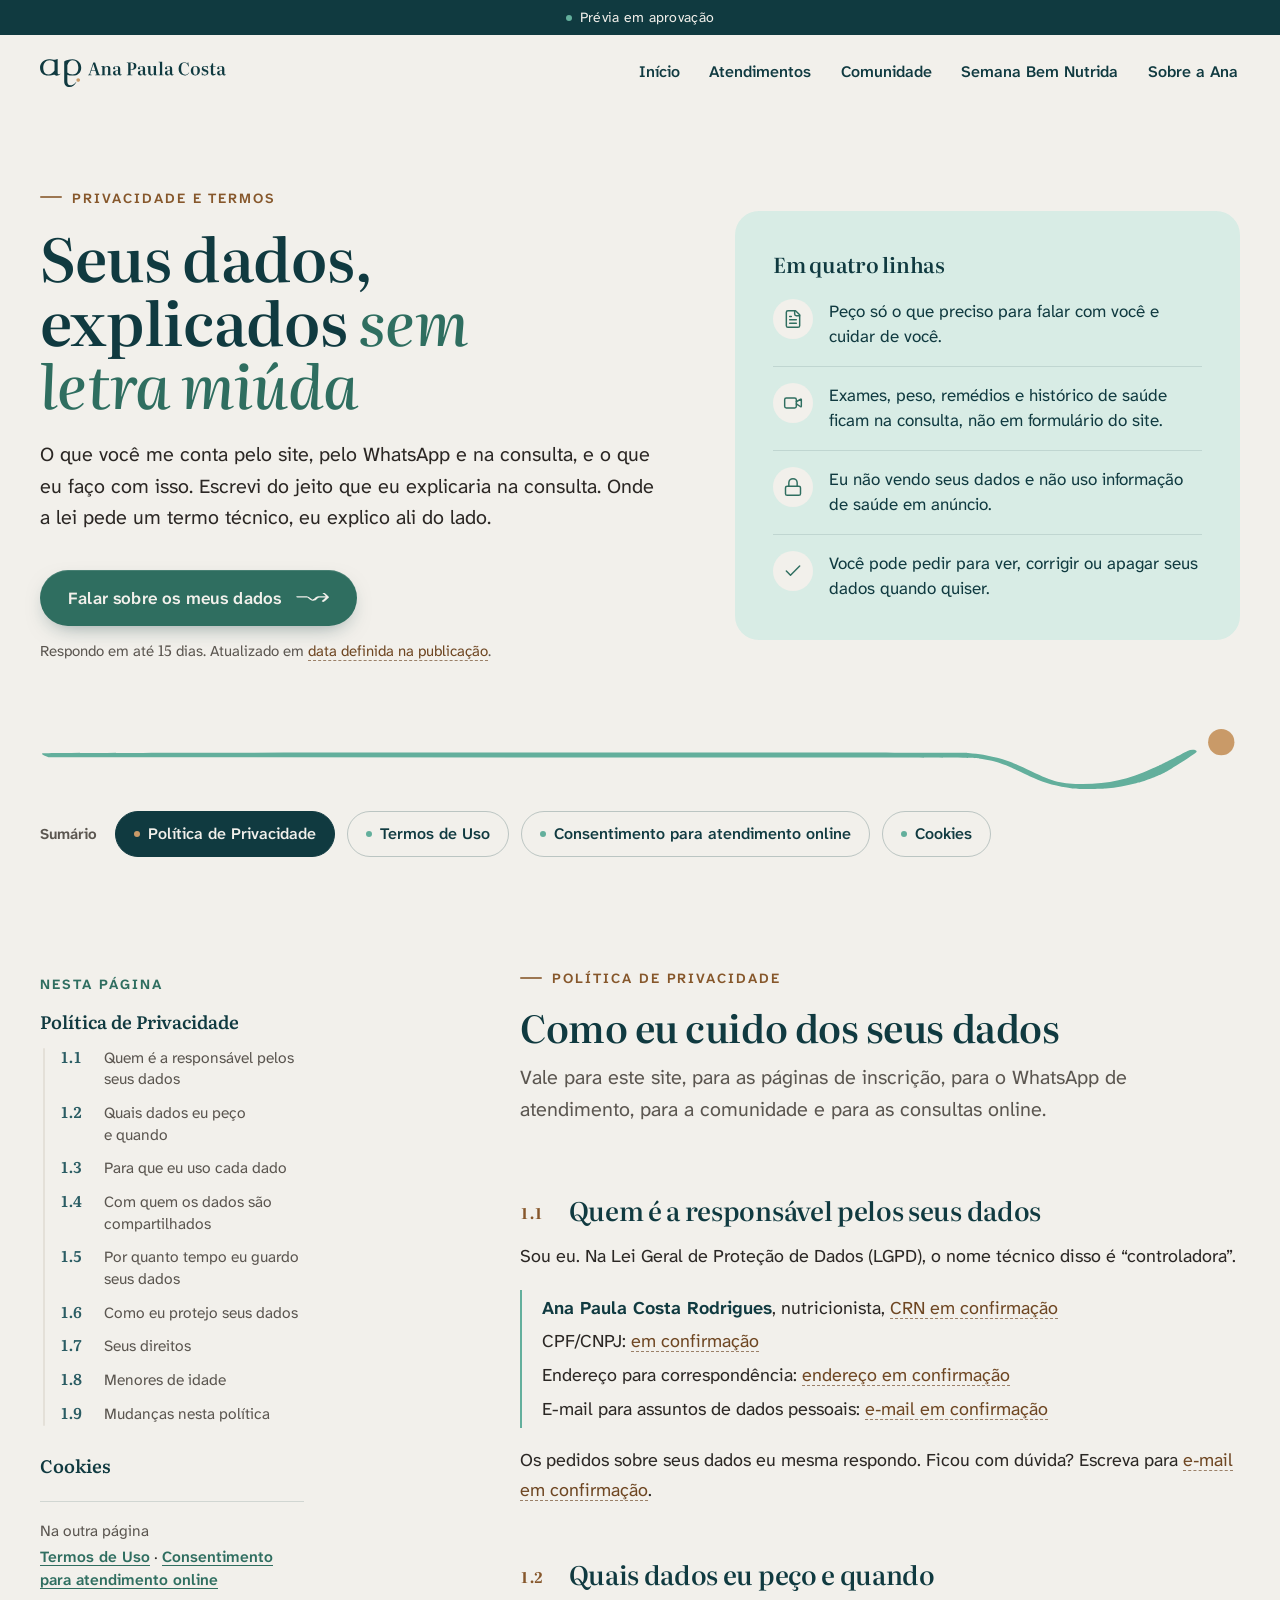
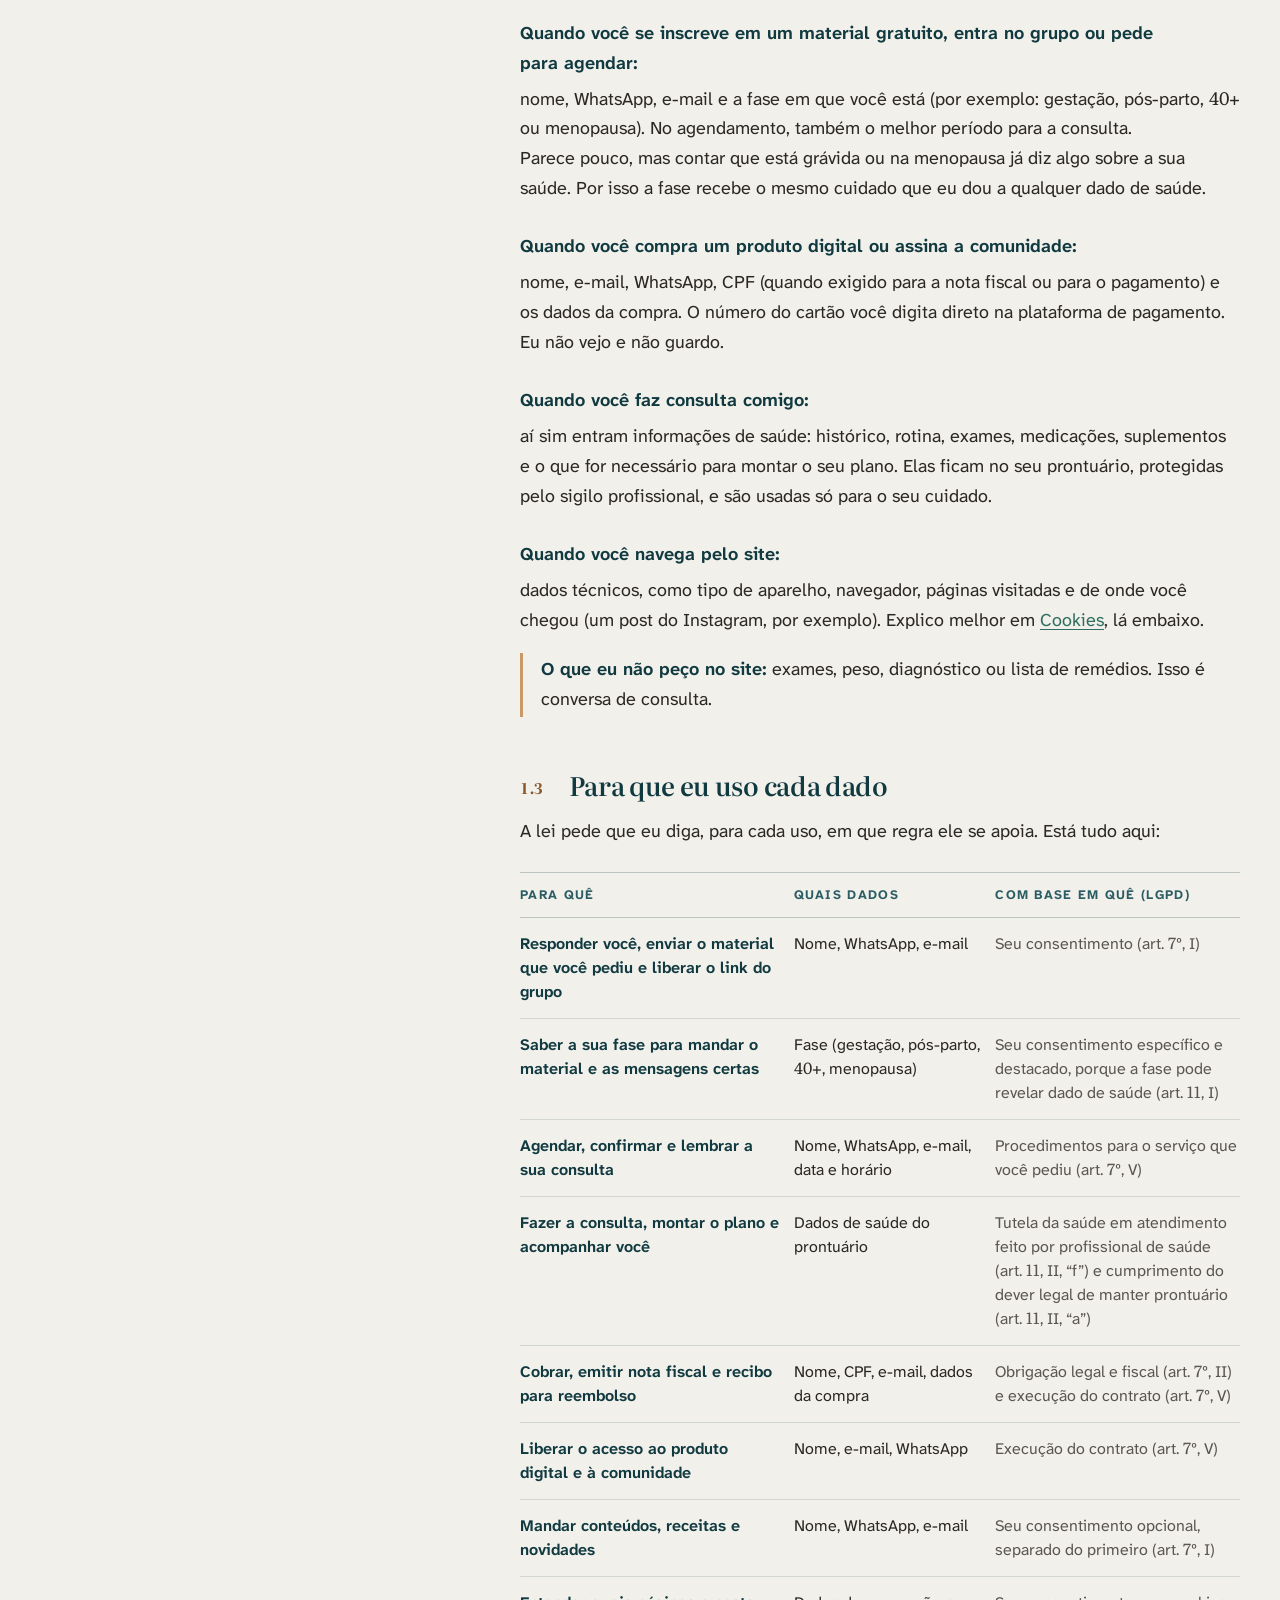
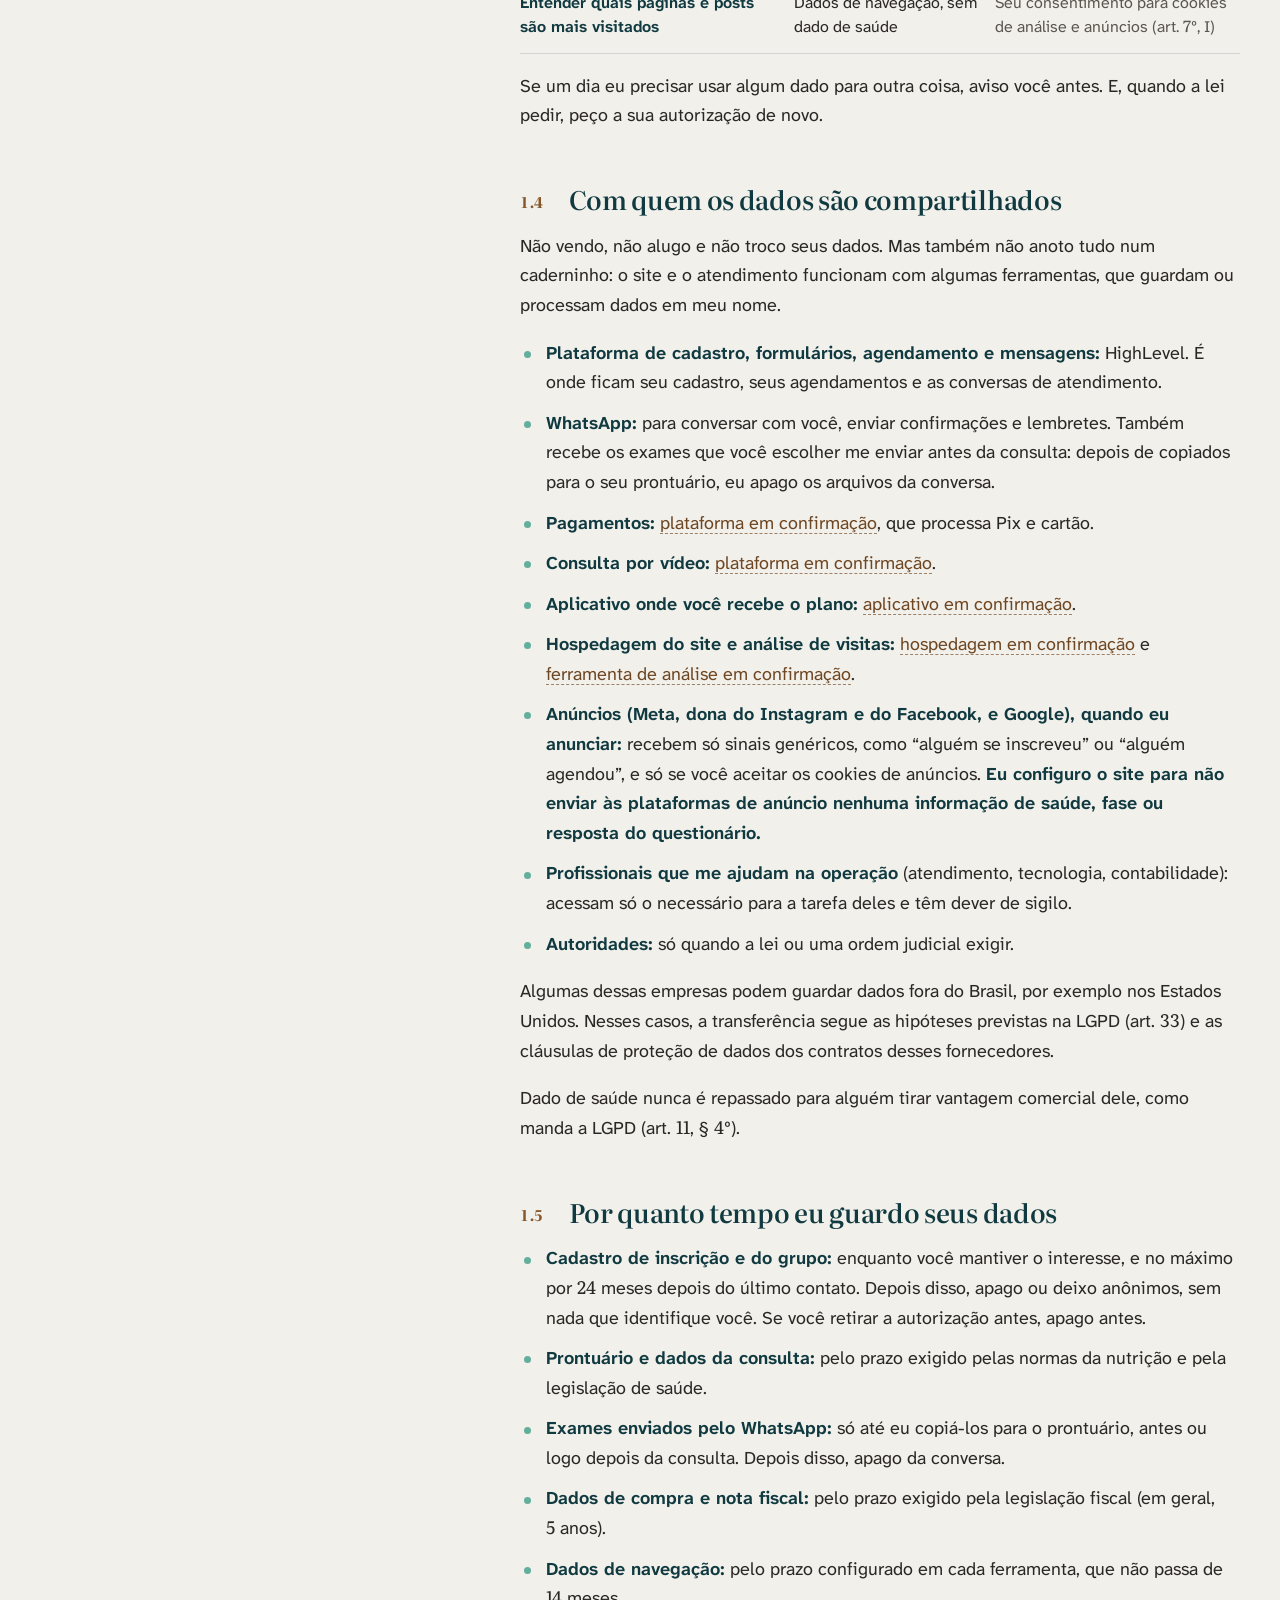
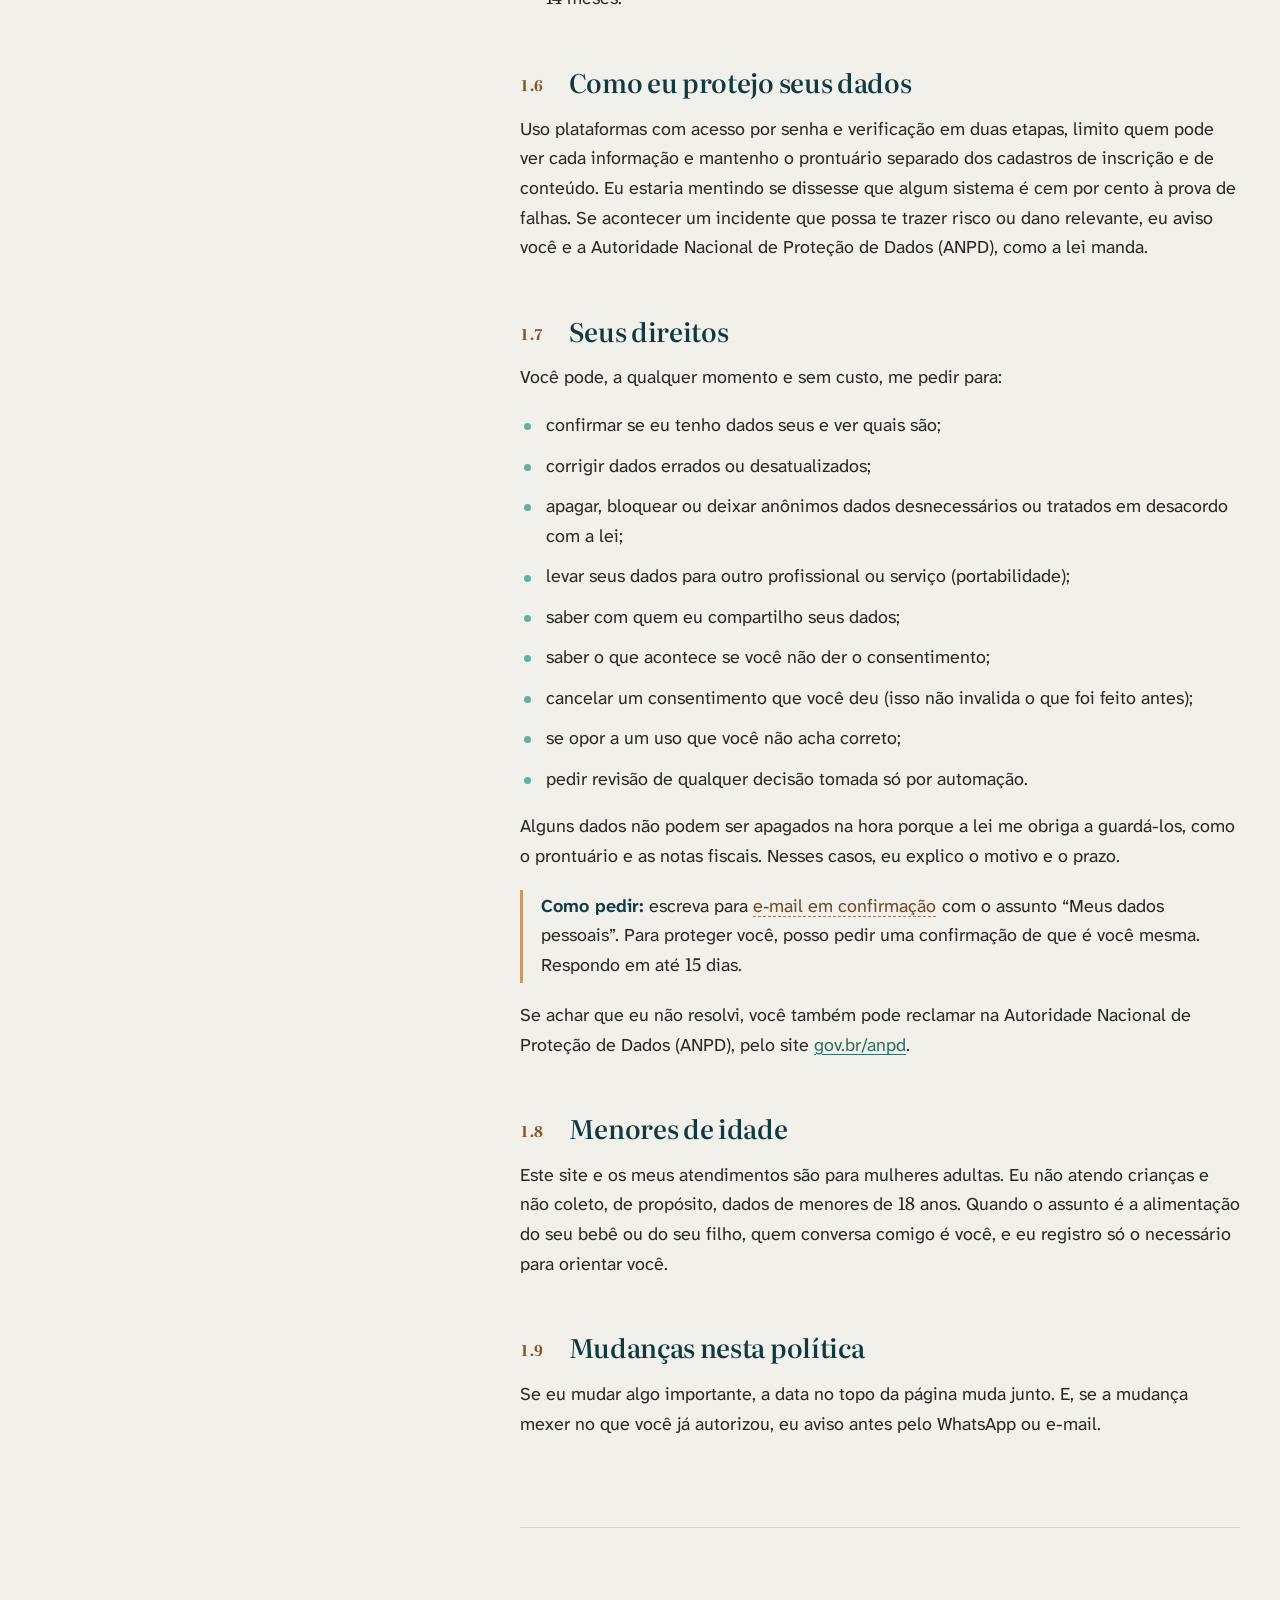
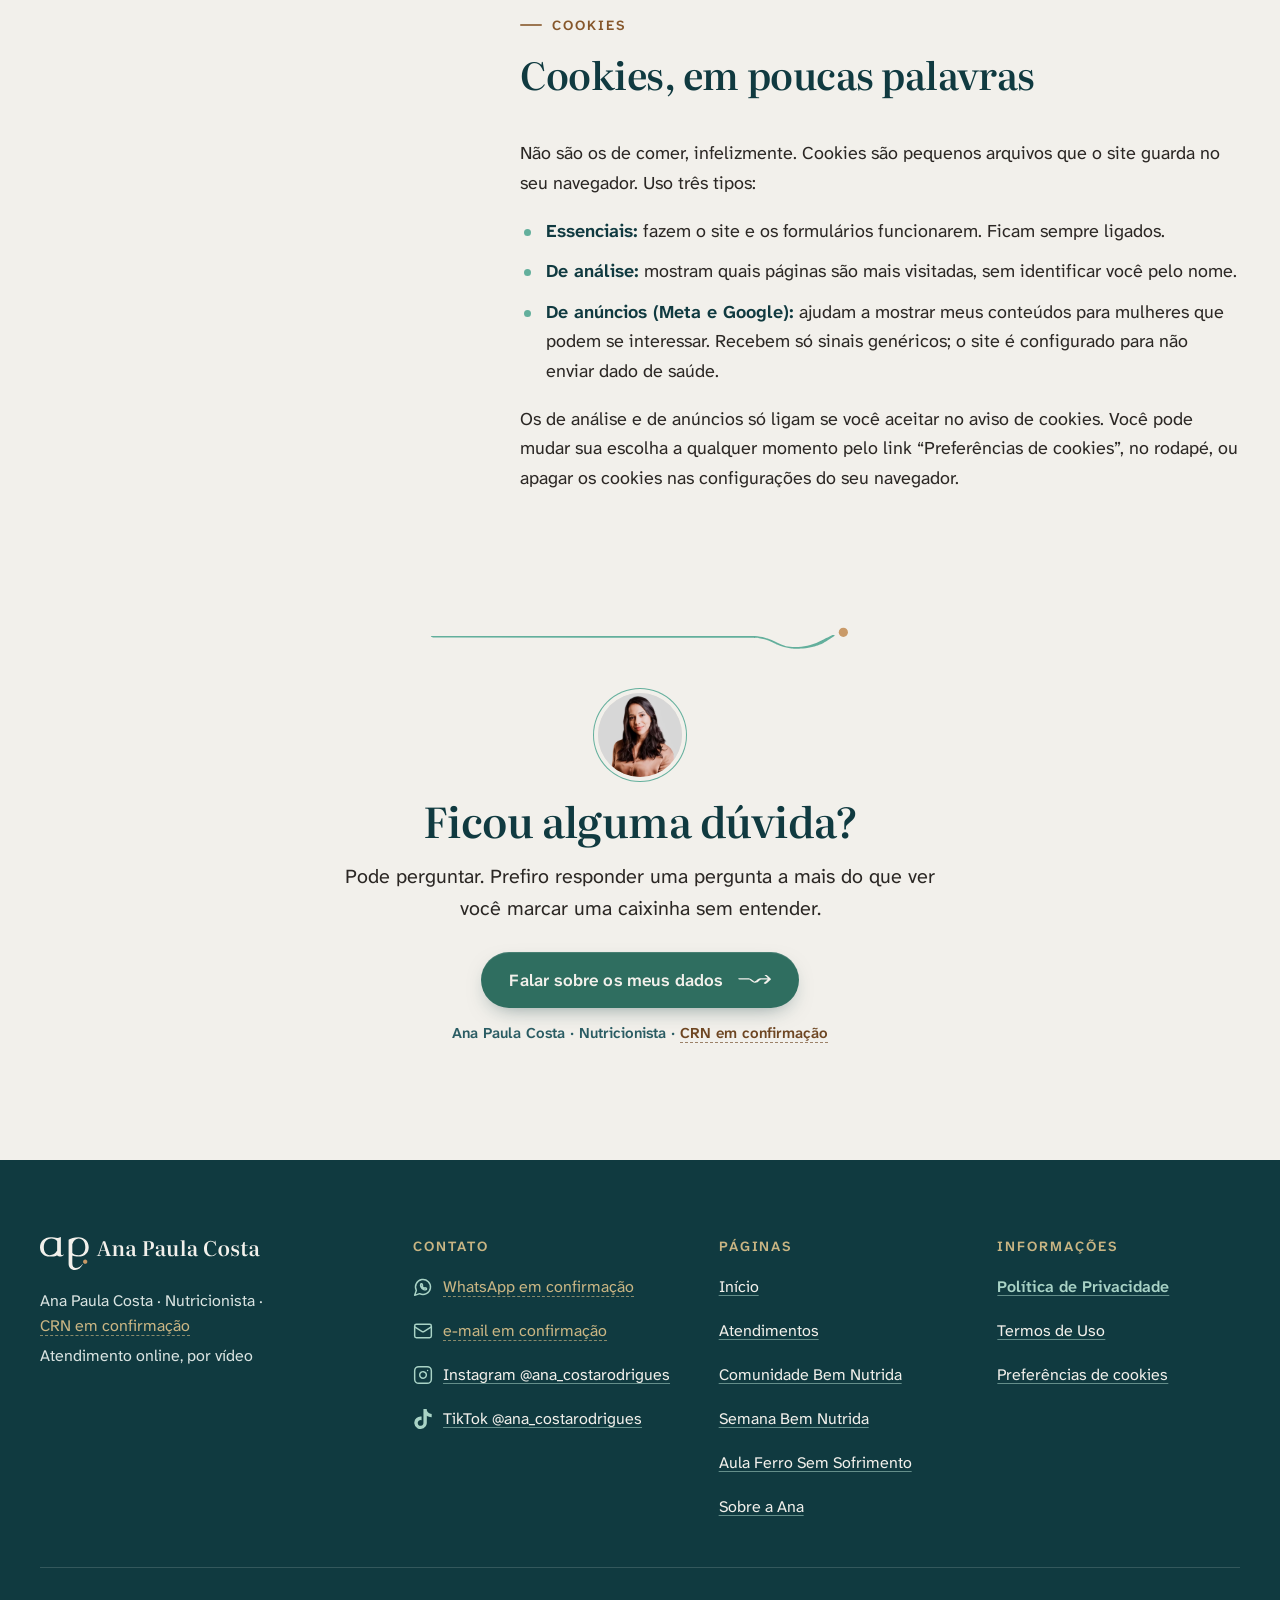
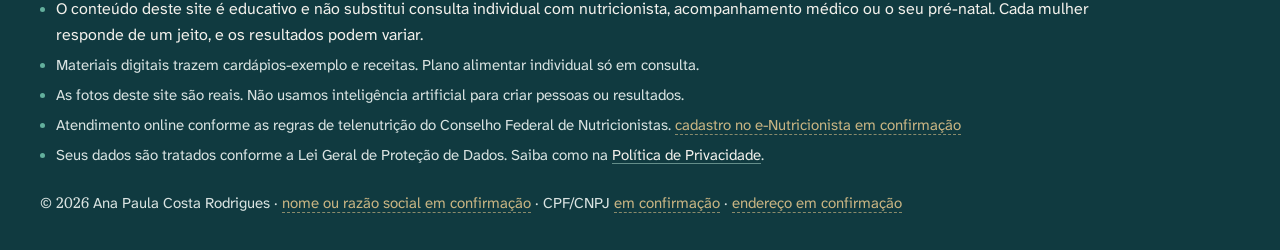
<file: legal.html>
<!doctype html>
<html lang="pt-BR">
<head>
<meta charset="utf-8">
<meta name="viewport" content="width=device-width, initial-scale=1">
<title>Privacidade e termos · Ana Paula Costa · Nutricionista</title>
<meta name="robots" content="noindex, nofollow">
<link rel="canonical" href="https://rafaelnasch.github.io/ana-costa-site/privacidade.html">
<script>
(function () {
  var mapa = {"privacidade": "privacidade.html#privacidade", "cookies": "privacidade.html#cookies",
    "termos": "termos.html", "termos-comunidade": "termos.html#termos-comunidade", "teleconsulta": "termos.html#teleconsulta"};
  var h = location.hash.replace("#", "");
  location.replace(mapa[h] || (h && document.getElementById ? "privacidade.html" : "privacidade.html"));
})();
</script>
<meta http-equiv="refresh" content="0; url=privacidade.html">
<style>body{font:18px/1.6 system-ui,sans-serif;background:#F2F0EB;color:#2B2724;margin:0;padding:48px 16px}a{color:#2F6E60}</style>
</head>
<body>
<p>Esta página mudou de endereço. <a href="privacidade.html">Política de Privacidade</a> · <a href="termos.html">Termos de Uso</a></p>
</body>
</html>
</file>
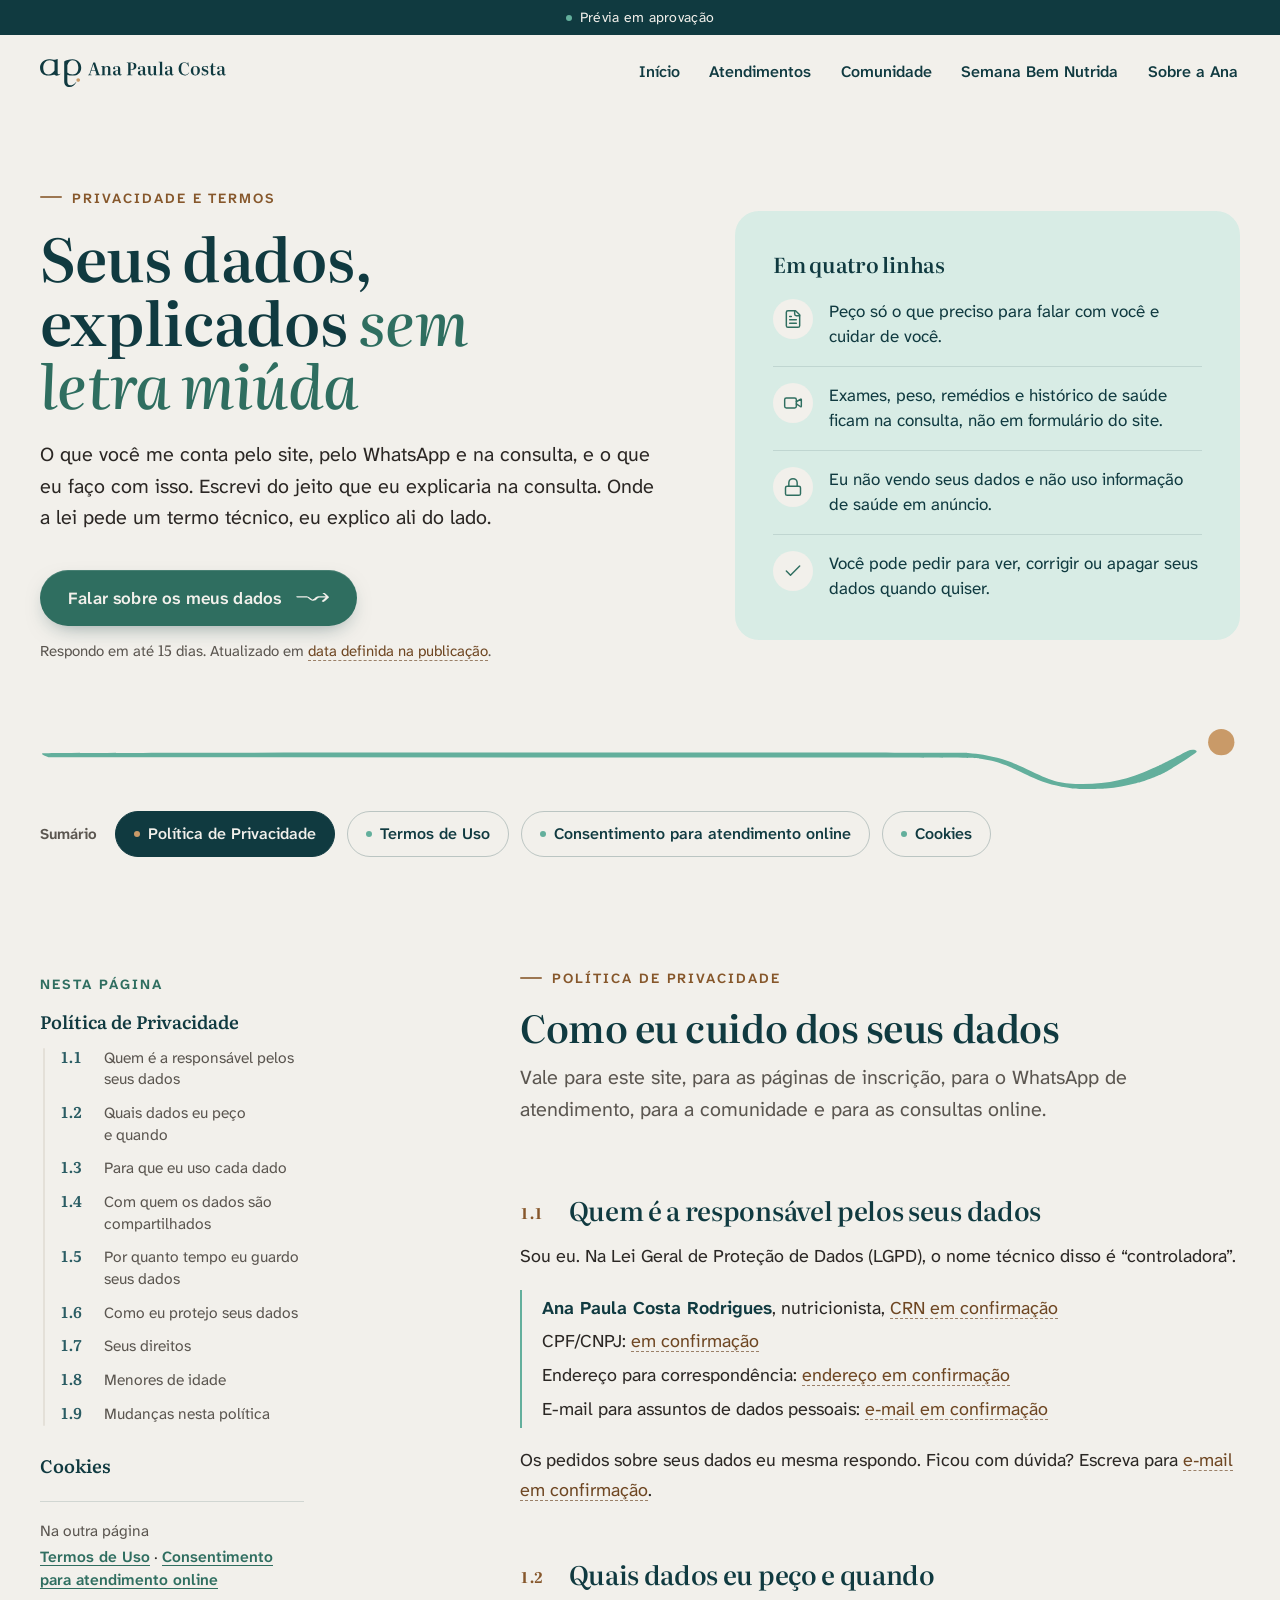
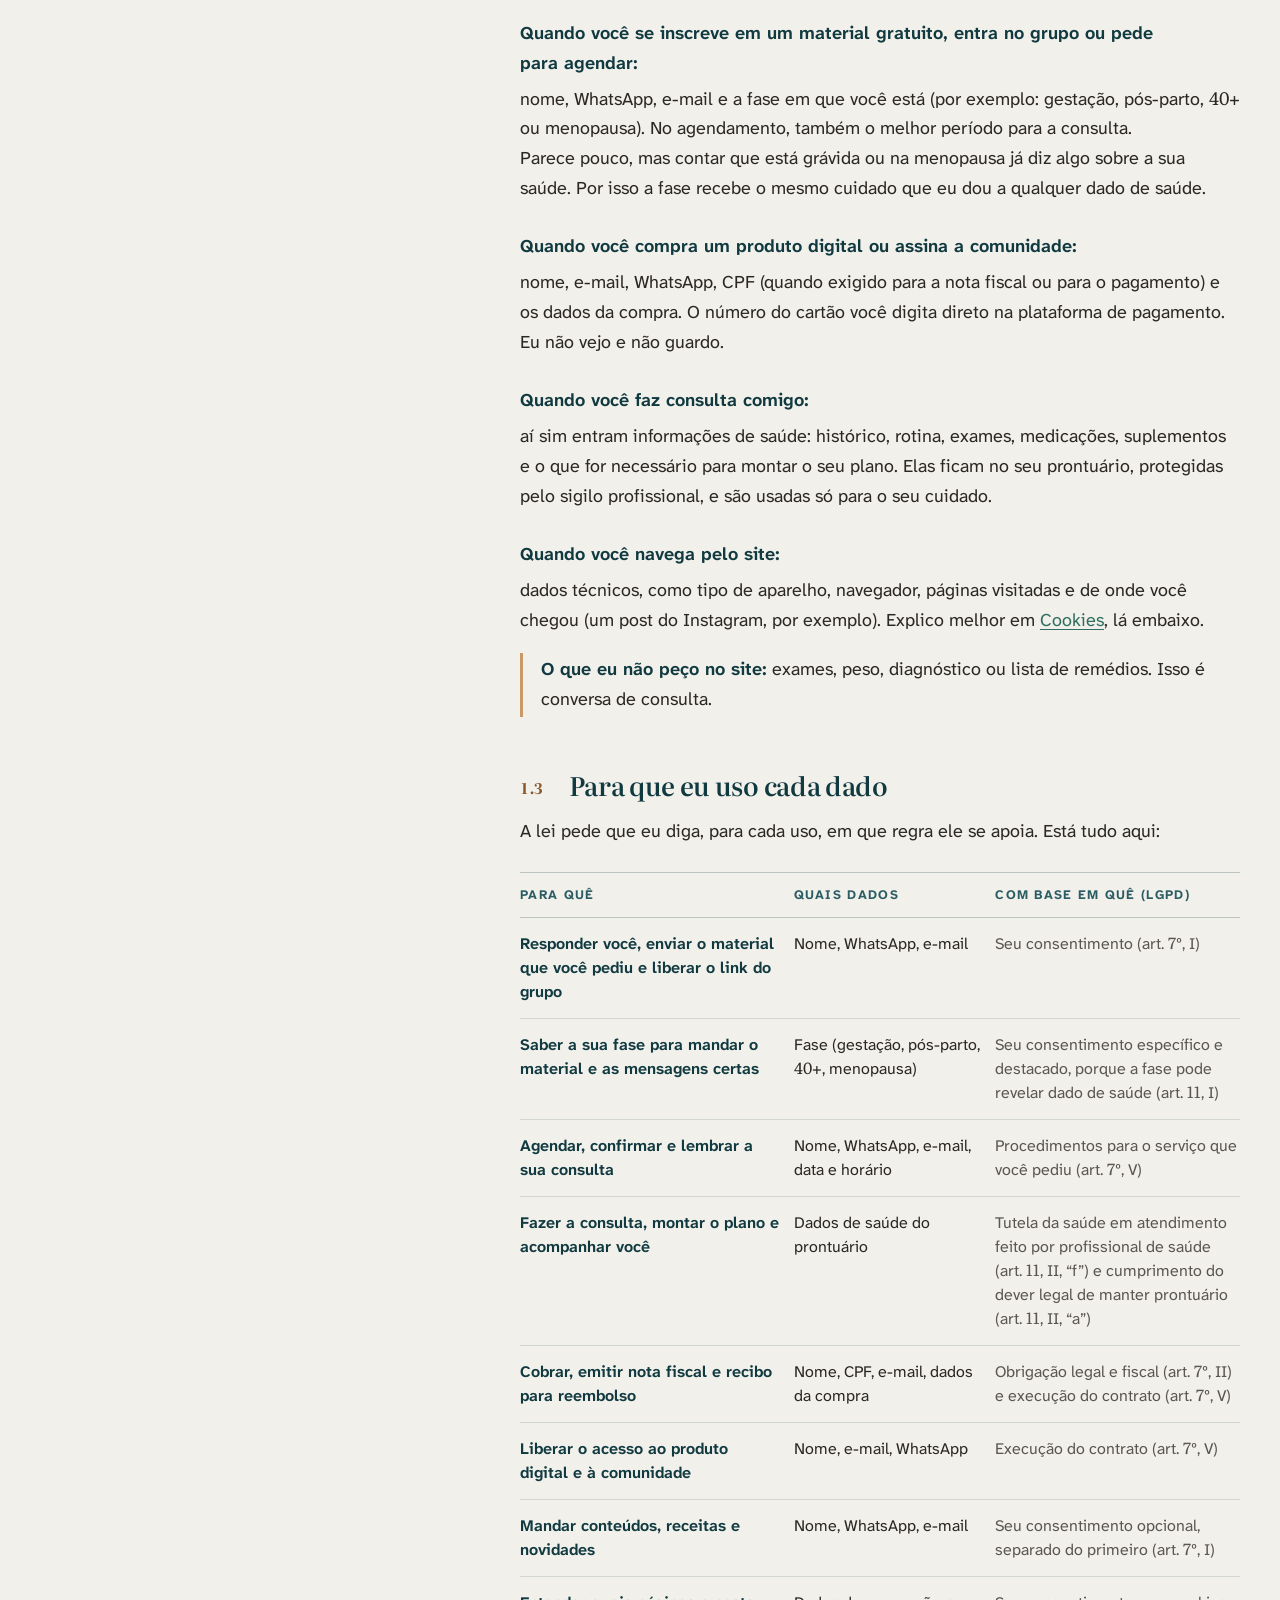
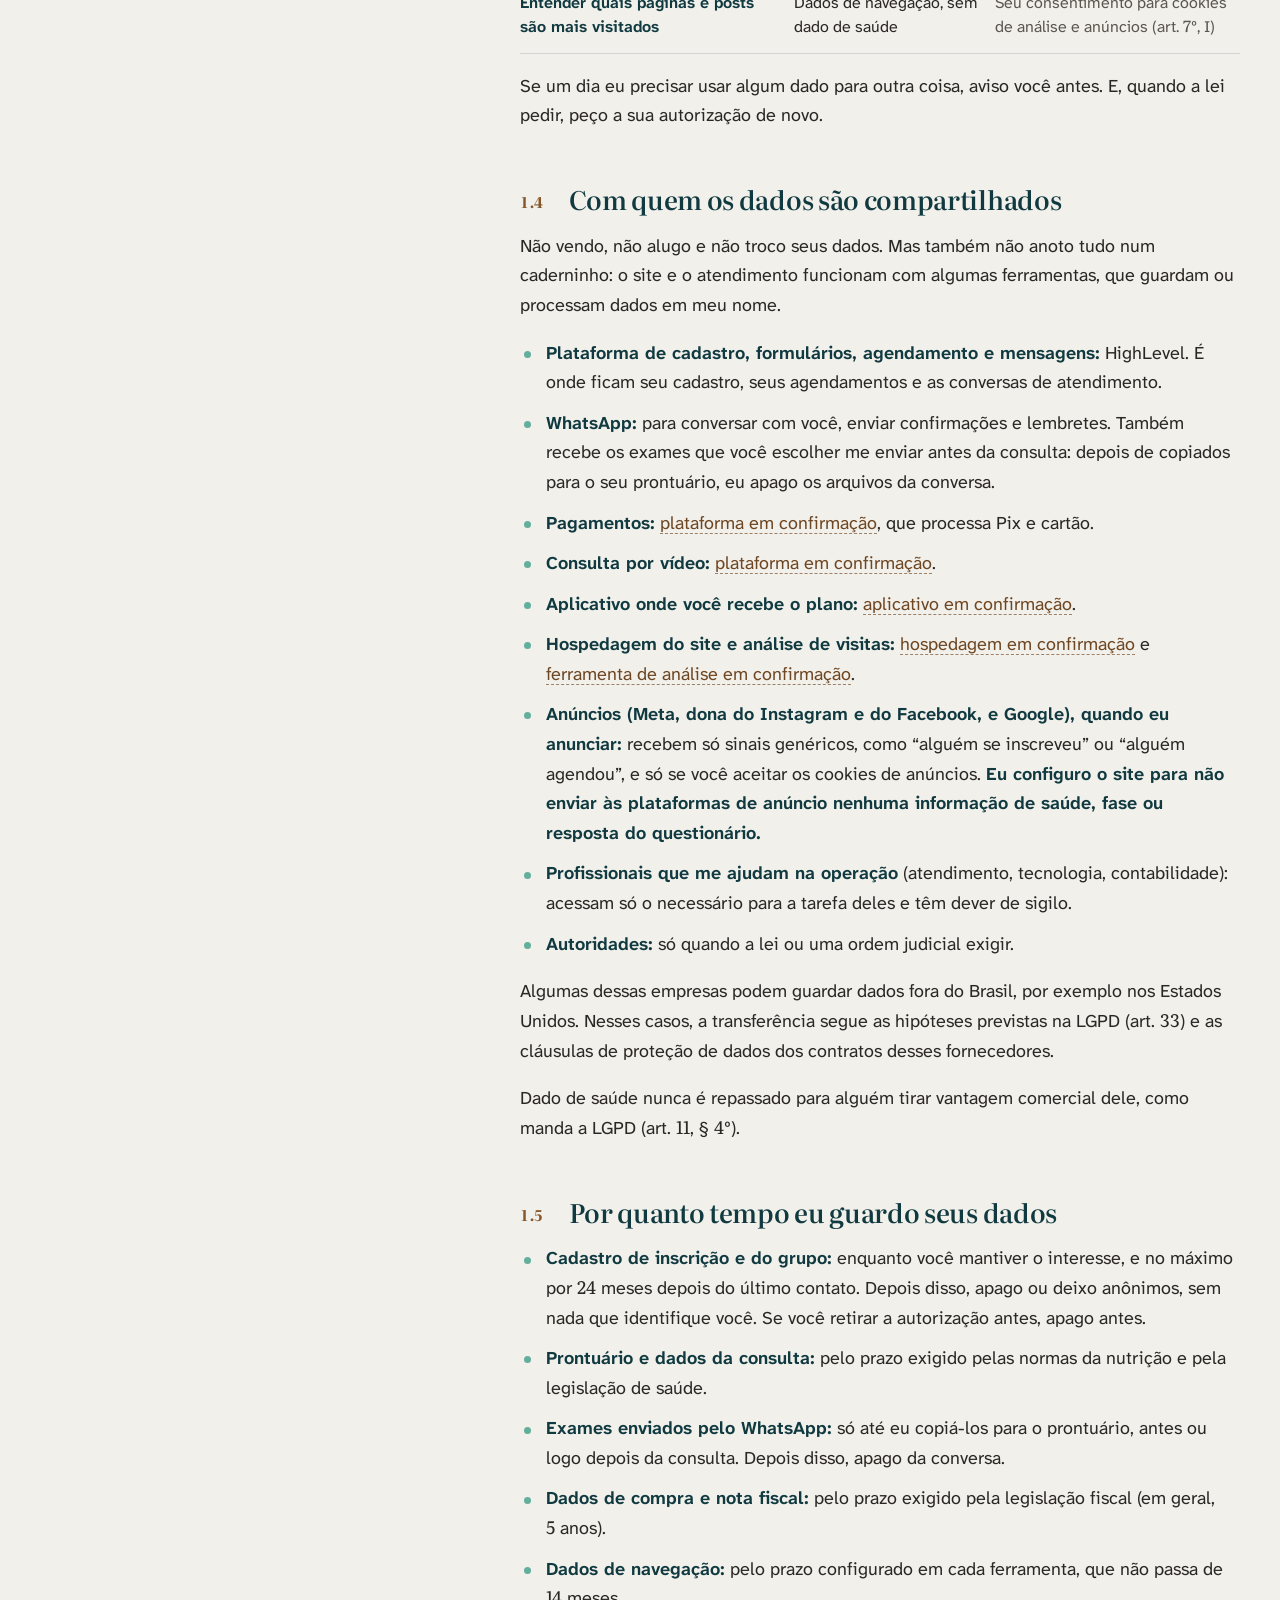
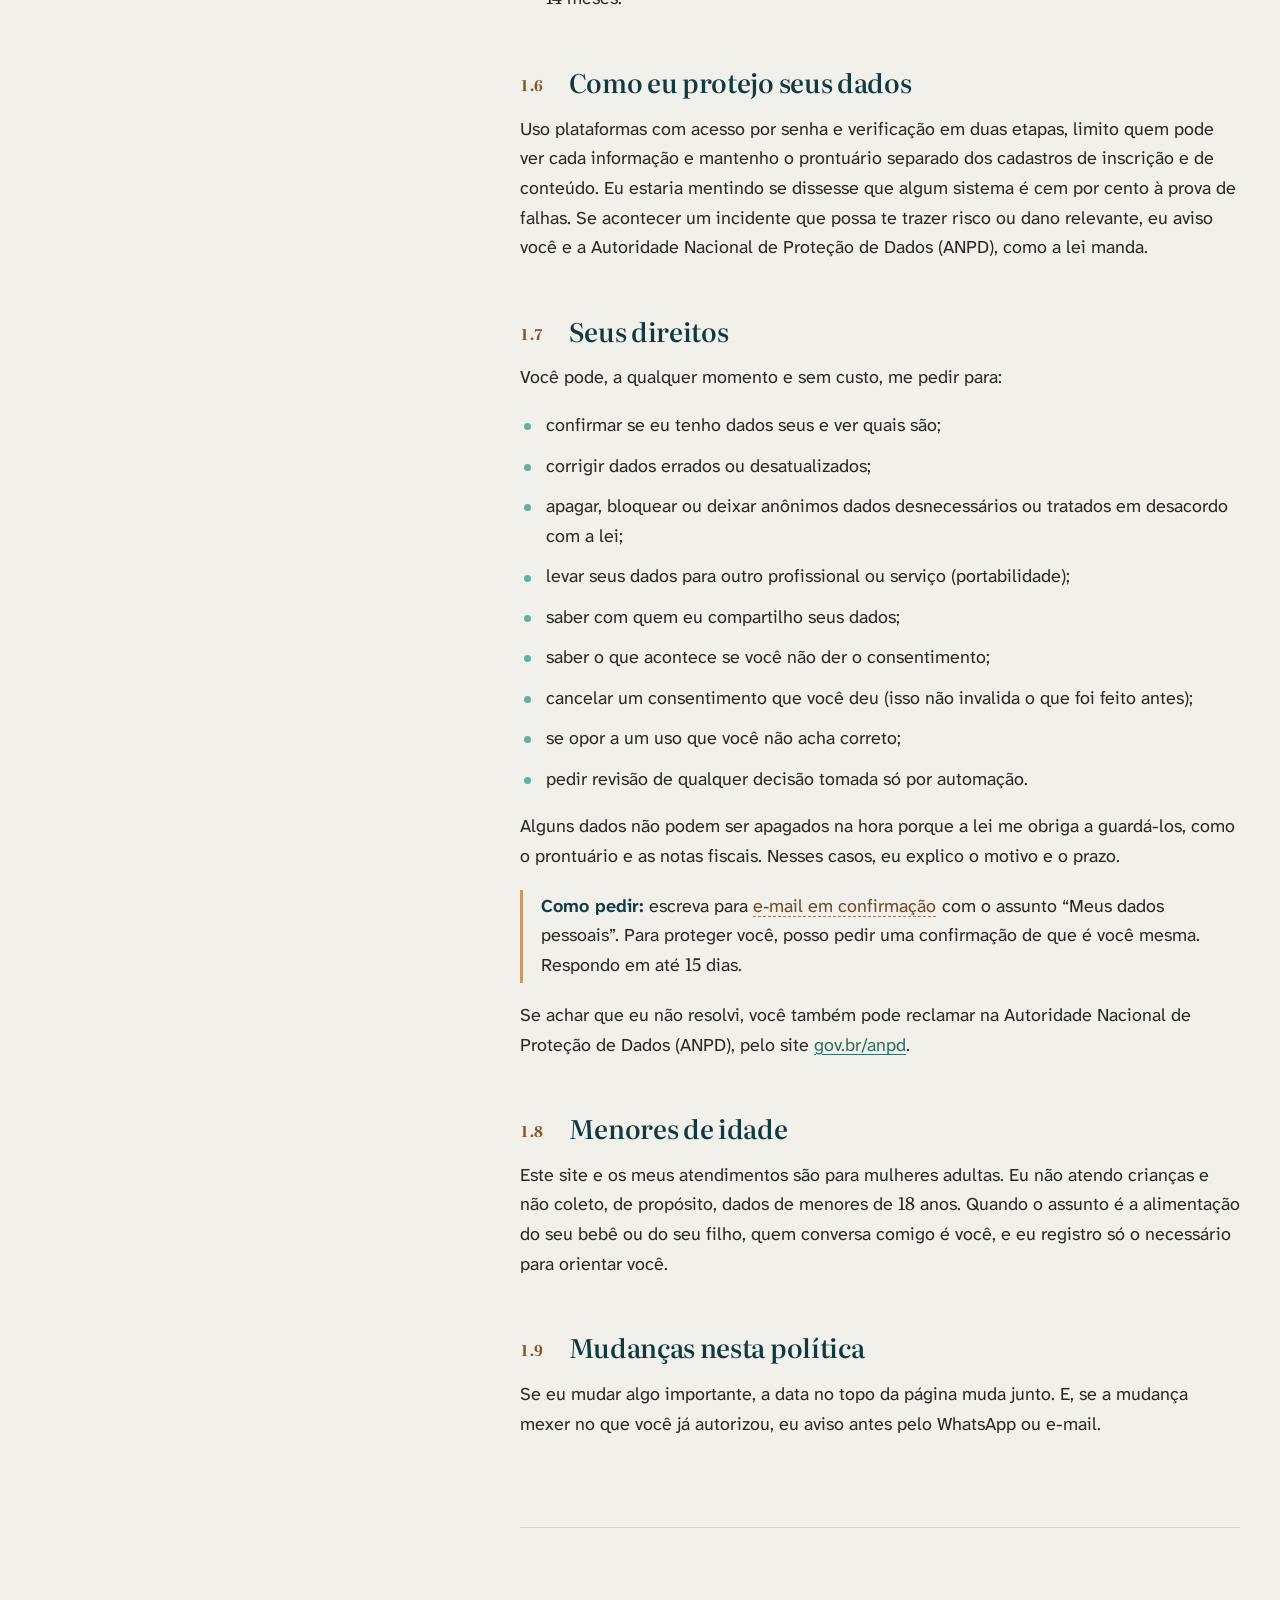
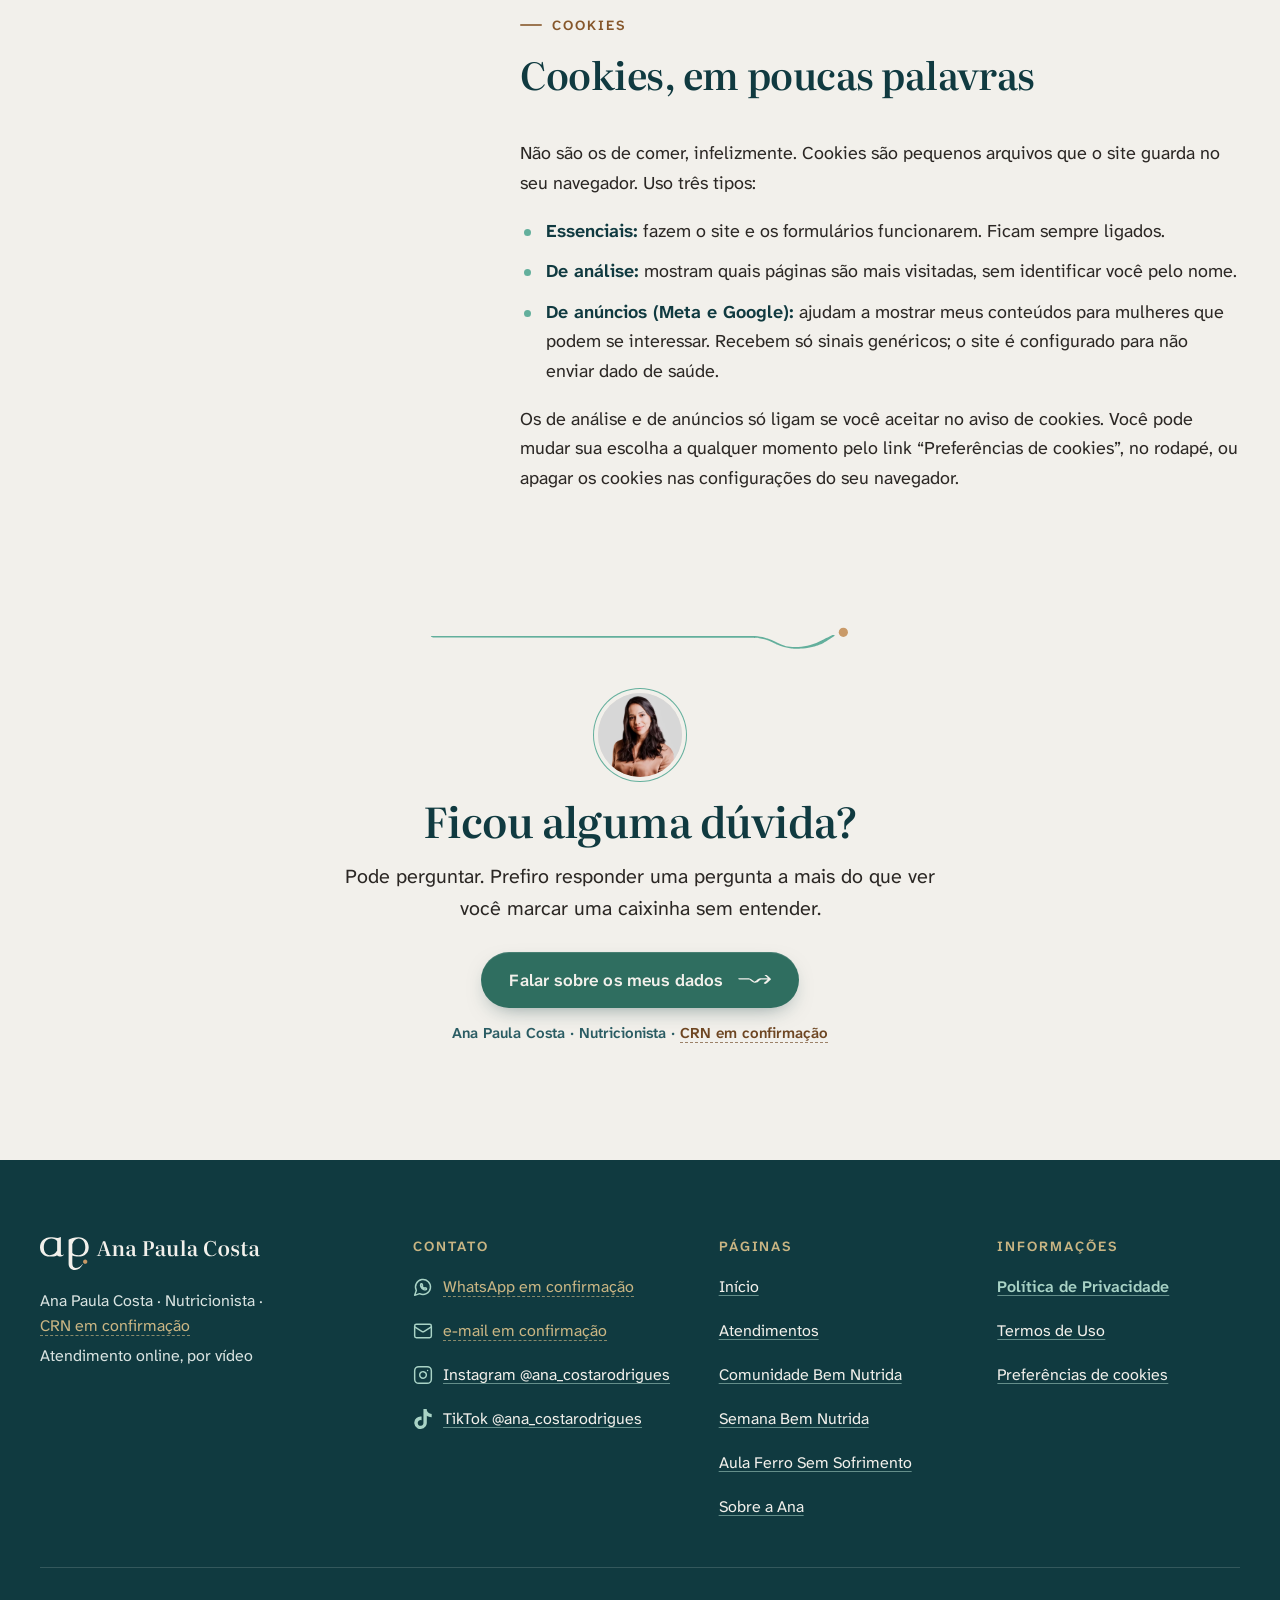
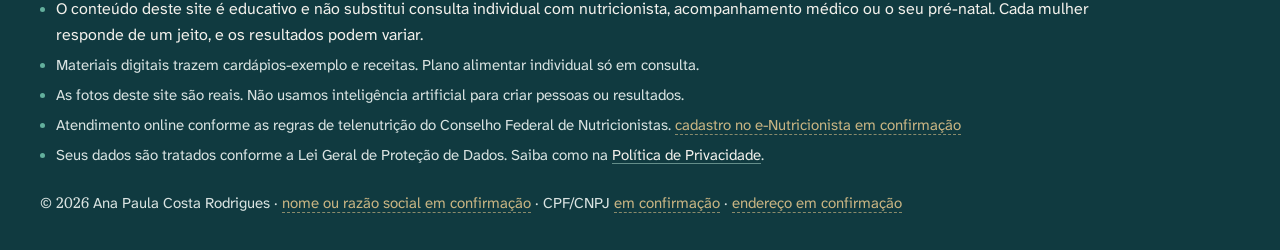
<file: privacidade.html>
<!doctype html>
<html lang="pt-BR">
<head>
<meta charset="utf-8">
<meta name="viewport" content="width=device-width, initial-scale=1, viewport-fit=cover">
<title>Política de Privacidade · Ana Paula Costa · Nutricionista</title>
<meta name="description" content="Como a nutricionista Ana Paula Costa cuida dos seus dados no site, no WhatsApp, na comunidade e nas consultas online, em linguagem simples: o que é pedido, para quê, com quem é compartilhado e seus direitos pela LGPD.">
<meta name="robots" content="noindex, nofollow">
<meta name="theme-color" content="#103A40">
<link rel="canonical" href="https://rafaelnasch.github.io/ana-costa-site/privacidade.html">

<meta property="og:type" content="website">
<meta property="og:locale" content="pt_BR">
<meta property="og:site_name" content="Ana Paula Costa · Nutricionista">
<meta property="og:title" content="Política de Privacidade · Ana Paula Costa · Nutricionista">
<meta property="og:description" content="Como a nutricionista Ana Paula Costa cuida dos seus dados no site, no WhatsApp, na comunidade e nas consultas online, em linguagem simples: o que é pedido, para quê, com quem é compartilhado e seus direitos pela LGPD.">
<meta property="og:url" content="https://rafaelnasch.github.io/ana-costa-site/privacidade.html">
<meta property="og:image" content="https://rafaelnasch.github.io/ana-costa-site/assets/img/og-image.png">
<meta property="og:image:width" content="1200">
<meta property="og:image:height" content="630">
<meta property="og:image:alt" content="Monograma ap. de Ana Paula Costa, nutricionista, com o traço da rota e o ponto caramelo">
<meta name="twitter:card" content="summary_large_image">

<link rel="icon" href="assets/marca/fav/favicon.svg" type="image/svg+xml">
<link rel="icon" href="assets/marca/fav/favicon-32.png" sizes="32x32" type="image/png">
<link rel="apple-touch-icon" href="assets/marca/fav/apple-touch-icon.png">
<link rel="manifest" href="manifest.webmanifest">

<link rel="preload" href="assets/fonts/literata-var.woff2" as="font" type="font/woff2" crossorigin>
<link rel="preload" href="assets/fonts/atkinson-next-var.woff2" as="font" type="font/woff2" crossorigin>
<link rel="stylesheet" href="assets/css/tokens.css">
<link rel="stylesheet" href="assets/css/pagina-legal.css">
<link rel="stylesheet" href="assets/css/site.css">

<script type="application/ld+json">
{
  "@context": "https://schema.org",
  "@graph": [
    {
      "@type": "Person",
      "@id": "https://rafaelnasch.github.io/ana-costa-site/#ana",
      "name": "Ana Paula Costa",
      "jobTitle": "Nutricionista",
      "description": "Nutricionista que atende mulheres online, na gestação, no pós-parto e depois dos 40.",
      "knowsAbout": ["Nutrição na gestação", "Nutrição no pós-parto e na amamentação", "Nutrição no climatério e na menopausa"],
      "sameAs": ["https://www.instagram.com/ana_costarodrigues/", "https://www.tiktok.com/@ana_costarodrigues"]
    },
    {
      "@type": "ProfessionalService",
      "@id": "https://rafaelnasch.github.io/ana-costa-site/#servico",
      "name": "Ana Paula Costa · Nutricionista",
      "description": "Atendimento nutricional online, por vídeo, para mulheres na gestação, no pós-parto e amamentação, e depois dos 40 e na menopausa.",
      "url": "https://rafaelnasch.github.io/ana-costa-site/",
      "founder": {"@id": "https://rafaelnasch.github.io/ana-costa-site/#ana"},
      "availableLanguage": "pt-BR",
      "image": "https://rafaelnasch.github.io/ana-costa-site/assets/img/og-image.png"
    },
    {
      "@type": "WebPage",
      "@id": "https://rafaelnasch.github.io/ana-costa-site/privacidade.html#pagina",
      "name": "Política de Privacidade",
      "inLanguage": "pt-BR",
      "isPartOf": {"@type": "WebSite", "name": "Ana Paula Costa · Nutricionista", "url": "https://rafaelnasch.github.io/ana-costa-site/"},
      "about": {"@id": "https://rafaelnasch.github.io/ana-costa-site/#servico"}
    },
    {
      "@type": "FAQPage",
      "@id": "https://rafaelnasch.github.io/ana-costa-site/privacidade.html#faq",
      "mainEntity": [
        {
                "@type": "Question",
                "name": "Quem é a responsável pelos meus dados?",
                "acceptedAnswer": {
                        "@type": "Answer",
                        "text": "A própria Ana Paula Costa Rodrigues, nutricionista. Na Lei Geral de Proteção de Dados (LGPD), o nome técnico disso é controladora. Os pedidos sobre seus dados ela mesma responde."
                }
        },
        {
                "@type": "Question",
                "name": "O site pede exames ou dados de saúde?",
                "acceptedAnswer": {
                        "@type": "Answer",
                        "text": "Não. O site não pede exames, peso, diagnóstico ou lista de remédios. Isso é conversa de consulta. Mesmo assim, a fase em que você está (gestação, pós-parto, 40+ ou menopausa) recebe o mesmo cuidado que qualquer dado de saúde."
                }
        },
        {
                "@type": "Question",
                "name": "Meus dados são vendidos ou usados em anúncio?",
                "acceptedAnswer": {
                        "@type": "Answer",
                        "text": "Não. A Ana não vende, não aluga e não troca seus dados, e configura o site para não enviar às plataformas de anúncio nenhuma informação de saúde, fase ou resposta de questionário."
                }
        },
        {
                "@type": "Question",
                "name": "Por quanto tempo os dados ficam guardados?",
                "acceptedAnswer": {
                        "@type": "Answer",
                        "text": "Cadastros de inscrição e grupo: enquanto você mantiver o interesse e no máximo 24 meses depois do último contato. Prontuário: pelo prazo exigido pelas normas da nutrição e pela legislação de saúde. Dados de compra e nota fiscal: pelo prazo da legislação fiscal, em geral 5 anos. Navegação: no máximo 14 meses."
                }
        },
        {
                "@type": "Question",
                "name": "Posso pedir para ver, corrigir ou apagar meus dados?",
                "acceptedAnswer": {
                        "@type": "Answer",
                        "text": "Pode, a qualquer momento e sem custo, escrevendo com o assunto Meus dados pessoais. A resposta vem em até 15 dias. Prontuário e notas fiscais têm prazo legal de guarda, e nesses casos o motivo e o prazo são explicados."
                }
        }
      ]
    }
  ]
}
</script>
<script src="assets/js/config.js"></script>
<script>document.documentElement.classList.add("js");window.dataLayer = window.dataLayer || [];</script>
</head>
<body class="pg-legal" data-fase="pos-parto">
<!-- site:topo -->
<a class="site-pular" href="#conteudo">Pular para o conteúdo</a>
<div class="site-previa" id="faixa-previa" role="note"><span>Prévia em aprovação</span></div>
<header class="site-topo">
  <div class="site-wrap site-topo__linha">
    <a class="site-topo__logo" href="./" aria-label="Ana Paula Costa · Nutricionista, página inicial">
      <img src="assets/marca/logo-horizontal-reduzida-cor.svg" width="186" height="28" alt="">
    </a>
    <button class="site-topo__menu" type="button" aria-expanded="false" aria-controls="menu-site">
      <svg class="i-abrir" aria-hidden="true" focusable="false"><use href="assets/marca/sprite.svg#ui-menu"/></svg>
      <svg class="i-fechar" aria-hidden="true" focusable="false"><use href="assets/marca/sprite.svg#ui-x"/></svg>
      <span>Menu</span>
    </button>
    <nav class="site-nav" id="menu-site" aria-label="Principal">
      <ul class="site-nav__lista">
        <li><a class="site-nav__link" href="./">Início</a></li>
        <li><a class="site-nav__link" href="atendimentos.html">Atendimentos</a></li>
        <li><a class="site-nav__link" href="comunidade.html">Comunidade</a></li>
        <li><a class="site-nav__link" href="semana-bem-nutrida.html">Semana Bem Nutrida</a></li>
        <li><a class="site-nav__link" href="sobre.html">Sobre a Ana</a></li>
      </ul>
      <div class="site-nav__extra">
        <a class="site-nav__cta" href="atendimentos.html#agendar" data-agendar>Agendar minha avaliação<svg viewBox="0 0 57.28 18.68" aria-hidden="true" focusable="false"><use href="assets/marca/sprite.svg#rota-seta"/></svg></a>
        <p class="site-nav__redes"><a href="https://www.instagram.com/ana_costarodrigues/" rel="noopener" aria-label="Instagram @ana_costarodrigues"><svg aria-hidden="true" focusable="false"><use href="assets/marca/sprite.svg#ui-instagram"/></svg></a><a href="https://www.tiktok.com/@ana_costarodrigues" rel="noopener" aria-label="TikTok @ana_costarodrigues"><svg class="preenchido" aria-hidden="true" focusable="false"><use href="assets/marca/sprite.svg#ui-tiktok"/></svg></a><span>@ana_costarodrigues</span></p>
      </div>
    </nav>
  </div>
</header>
<!-- /site:topo -->

<main id="conteudo">
  <section class="lg-hero" aria-labelledby="titulo">
    <div class="lg-wrap">
      <div class="lg-hero-grade">
        <div class="lg-hero-texto">
          <p class="rotulo">Privacidade e termos</p>
          <h1 id="titulo">Seus dados, explicados <em>sem letra miúda</em></h1>
          <p class="lg-lead">O que você me conta pelo site, pelo WhatsApp e na consulta, e o que eu faço com isso. Escrevi do jeito que eu explicaria na consulta. Onde a lei pede um termo técnico, eu explico ali do lado.</p>
          <div class="lg-acao">
            <a class="lg-botao" href="#" id="cta-topo" data-mailto="Meus dados pessoais" data-posicao="topo">Falar sobre os meus dados <svg class="lg-seta" viewBox="-1.06 2.66 57.28 18.68" aria-hidden="true" focusable="false"><use href="assets/marca/sprite.svg#rota-seta"/></svg></a>
            <p class="lg-micro">Respondo em até 15 dias. Atualizado em <span data-cfg="dataAtualizacao" class="pendente">data definida na publicação</span>.</p>
          </div>
        </div>
        <aside class="lg-resumo" aria-labelledby="resumo-titulo">
          <h2 class="lg-resumo-titulo" id="resumo-titulo">Em quatro linhas</h2>
          <ul>
            <li><span class="lg-ico"><svg aria-hidden="true" focusable="false"><use href="assets/marca/sprite.svg#ui-file-text"/></svg></span><span>Peço só o que preciso para falar com você e cuidar de você.</span></li>
            <li><span class="lg-ico"><svg aria-hidden="true" focusable="false"><use href="assets/marca/sprite.svg#ui-video"/></svg></span><span>Exames, peso, remédios e histórico de saúde ficam na consulta, não em formulário do site.</span></li>
            <li><span class="lg-ico"><svg aria-hidden="true" focusable="false"><use href="assets/marca/sprite.svg#ui-lock"/></svg></span><span>Eu não vendo seus dados e não uso informação de saúde em anúncio.</span></li>
            <li><span class="lg-ico"><svg aria-hidden="true" focusable="false"><use href="assets/marca/sprite.svg#ui-check"/></svg></span><span>Você pode pedir para ver, corrigir ou apagar seus dados quando quiser.</span></li>
          </ul>
        </aside>
      </div>
      <div class="lg-atalhos anima-traco">
        <svg class="lg-traco" viewBox="0 -3.6 600 32.14" width="600" height="32" aria-hidden="true" focusable="false"><path class="lg-traco-linha" d="M574.95 8.45C573.37 9.26 569.4 11.32 568.18 11.98C567.11 12.56 560.83 15.71 560.75 15.71C560.72 15.71 559.25 16.36 557.52 17.17C545.17 22.87 535.44 25.06 522.38 25.06C511.9 25.04 507.61 23.97 496.51 18.61C488.71 14.84 484.87 13.33 479.4 11.9C474.4 10.59 470.65 9.97 464.76 9.45C460.88 9.11 0.22 9.17 -0.13 9.52C-0.59 9.98 0.16 10.59 2.05 11.26L2.95 11.58L234.29 11.67C482.88 11.75 466.22 11.69 471.14 12.38C476.05 13.06 481.56 14.56 485.24 16.23C485.66 16.42 486.03 16.58 486.07 16.58C486.2 16.58 489.46 18.12 493.58 20.12C495.16 20.88 496.48 21.51 496.51 21.51C496.53 21.51 496.97 21.7 497.48 21.93C503.39 24.65 509.57 26.32 517.16 27.26C519.83 27.6 530.66 27.64 533.9 27.33C539.31 26.83 544.43 25.94 548.54 24.81C549.43 24.57 550.27 24.35 550.43 24.31C551.2 24.12 554.98 22.84 556.59 22.22C559.24 21.2 560.11 20.83 563.33 19.32C565.98 18.09 579.56 9.26 579.56 8.78C579.56 7.72 576.79 7.52 574.95 8.45Z"/><circle class="lg-traco-ponto" cx="591.9" cy="4" r="6.6"/></svg>
        <nav aria-label="Documentos">
          <span class="lg-atalhos-titulo">Sumário</span>
          <a href="#privacidade" aria-current="page">Política de Privacidade</a>
          <a href="termos.html#termos">Termos de Uso</a>
          <a href="termos.html#teleconsulta">Consentimento para atendimento online</a>
          <a href="#cookies">Cookies</a>
        </nav>
      </div>
    </div>
  </section>

  <div class="lg-leitura">
    <div class="lg-wrap lg-leitura-grade">
      <div class="lg-coluna-indice">
        <details class="lg-indice" open>
          <summary><span class="lg-indice-cabeca">Nesta página <svg aria-hidden="true" focusable="false"><use href="assets/marca/sprite.svg#ui-chevron-down"/></svg></span></summary>
          <nav class="lg-indice-corpo" aria-label="Sumário desta página">
            <div class="lg-indice-grupo">
              <a class="lg-indice-grupo-titulo" href="#privacidade">Política de Privacidade</a>
              <ol>
                <li><a href="#quem-e-a-responsavel"><span>1.1</span><span>Quem é a responsável pelos seus dados</span></a></li>
                <li><a href="#quais-dados"><span>1.2</span><span>Quais dados eu peço e quando</span></a></li>
                <li><a href="#para-que-uso"><span>1.3</span><span>Para que eu uso cada dado</span></a></li>
                <li><a href="#compartilhamento"><span>1.4</span><span>Com quem os dados são compartilhados</span></a></li>
                <li><a href="#automacao"><span>1.5</span><span>Atendimento com apoio de automação</span></a></li>
                <li><a href="#por-quanto-tempo"><span>1.5</span><span>Por quanto tempo eu guardo seus dados</span></a></li>
                <li><a href="#como-protejo"><span>1.6</span><span>Como eu protejo seus dados</span></a></li>
                <li><a href="#seus-direitos"><span>1.7</span><span>Seus direitos</span></a></li>
                <li><a href="#menores"><span>1.8</span><span>Menores de idade</span></a></li>
                <li><a href="#mudancas-politica"><span>1.9</span><span>Mudanças nesta política</span></a></li>
              </ol>
            </div>
            <div class="lg-indice-grupo">
              <a class="lg-indice-grupo-titulo" href="#cookies">Cookies</a>
            </div>
            <div class="lg-indice-outro"><p>Na outra página</p><a href="termos.html">Termos de Uso</a> · <a href="termos.html#teleconsulta">Consentimento para atendimento online</a></div>
          </nav>
        </details>
      </div>
      <article class="lg-texto">
        <section class="lg-doc" id="privacidade" data-doc="1" aria-labelledby="privacidade-titulo">
          <header class="lg-doc-cabeca">
            <p class="rotulo">Política de Privacidade</p>
            <h2 id="privacidade-titulo">Como eu cuido dos seus dados</h2>
            <p class="lg-lead">Vale para este site, para as páginas de inscrição, para o WhatsApp de atendimento, para a comunidade e para as consultas online.</p>
          </header>
          <section class="lg-item" id="quem-e-a-responsavel" aria-labelledby="quem-e-a-responsavel-t">
            <h3 id="quem-e-a-responsavel-t"><span class="lg-num">1.1</span><span>Quem é a responsável pelos seus dados</span></h3>
            <p>Sou eu. Na Lei Geral de Proteção de Dados (LGPD), o nome técnico disso é “controladora”.</p>
            <ul class="lg-lista-ficha">
              <li><strong>Ana Paula Costa Rodrigues</strong>, nutricionista, <span data-crn class="pendente">CRN em confirmação</span></li>
              <li>CPF/CNPJ: <span data-cfg="cpfCnpj" class="pendente">em confirmação</span></li>
              <li>Endereço para correspondência: <span data-cfg="enderecoFiscal" class="pendente">endereço em confirmação</span></li>
              <li>E-mail para assuntos de dados pessoais: <span data-contato="email" class="pendente">e‑mail em confirmação</span></li>
            </ul>
            <p>Os pedidos sobre seus dados eu mesma respondo. Ficou com dúvida? Escreva para <span data-contato="email" class="pendente">e‑mail em confirmação</span>.</p>
          </section>
          <section class="lg-item" id="quais-dados" aria-labelledby="quais-dados-t">
            <h3 id="quais-dados-t"><span class="lg-num">1.2</span><span>Quais dados eu peço e quando</span></h3>
            <p class="lg-subtitulo">Quando você se inscreve em um material gratuito, entra no grupo ou pede para agendar:</p>
            <p>nome, WhatsApp, e-mail e a fase em que você está (por exemplo: gestação, pós-parto, 40+ ou menopausa). No agendamento, também o melhor período para a consulta.<br>Parece pouco, mas contar que está grávida ou na menopausa já diz algo sobre a sua saúde. Por isso a fase recebe o mesmo cuidado que eu dou a qualquer dado de saúde.</p>
            <div data-se="diagnosticoFase" hidden>
              <p class="lg-subtitulo">Quando você responde ao Diagnóstico da Fase (o questionário curto do site):</p>
              <p>além do nome e do WhatsApp, as respostas que você escolhe dar sobre a sua fase, o que mais te incomoda na alimentação, o que já tentou e quanto tempo tem para cozinhar. Algumas respostas podem dizer algo sobre a sua saúde. Por isso eu só uso o que você respondeu com a sua autorização, e só para duas coisas: mandar a leitura da sua fase e conversar com você sobre o atendimento.</p>
            </div>
            <p class="lg-subtitulo">Quando você compra um produto digital ou assina a comunidade:</p>
            <p>nome, e-mail, WhatsApp, CPF (quando exigido para a nota fiscal ou para o pagamento) e os dados da compra. O número do cartão você digita direto na plataforma de pagamento. Eu não vejo e não guardo.</p>
            <p class="lg-subtitulo">Quando você faz consulta comigo:</p>
            <p>aí sim entram informações de saúde: histórico, rotina, exames, medicações, suplementos e o que for necessário para montar o seu plano. Elas ficam no seu prontuário, protegidas pelo sigilo profissional, e são usadas só para o seu cuidado.</p>
            <p class="lg-subtitulo">Quando você navega pelo site:</p>
            <p>dados técnicos, como tipo de aparelho, navegador, páginas visitadas e de onde você chegou (um post do Instagram, por exemplo). Explico melhor em <a href="#cookies">Cookies</a>, lá embaixo.</p>
            <p class="lg-destaque"><strong>O que eu não peço no site:</strong> exames, peso, diagnóstico ou lista de remédios. Isso é conversa de consulta.</p>
          </section>
          <section class="lg-item" id="para-que-uso" aria-labelledby="para-que-uso-t">
            <h3 id="para-que-uso-t"><span class="lg-num">1.3</span><span>Para que eu uso cada dado</span></h3>
            <p>A lei pede que eu diga, para cada uso, em que regra ele se apoia. Está tudo aqui:</p>
            <div class="lg-tabela-wrap">
              <table class="lg-tabela">
                <caption class="lg-vh">Para que cada dado é usado e em que regra da LGPD o uso se apoia</caption>
                <thead><tr><th scope="col">Para quê</th><th scope="col">Quais dados</th><th scope="col">Com base em quê (LGPD)</th></tr></thead>
                <tbody>
                <tr><th scope="row">Responder você, enviar o material que você pediu e liberar o link do grupo</th><td data-rotulo="Quais dados">Nome, WhatsApp, e-mail</td><td data-rotulo="Com base em quê">Seu consentimento (art. 7º, I)</td></tr>
                <tr><th scope="row">Saber a sua fase para mandar o material e as mensagens certas</th><td data-rotulo="Quais dados">Fase (gestação, pós-parto, 40+, menopausa)</td><td data-rotulo="Com base em quê">Seu consentimento específico e destacado, porque a fase pode revelar dado de saúde (art. 11, I)</td></tr>
                <tr data-se="diagnosticoFase" hidden><th scope="row">Enviar a leitura do Diagnóstico da Fase e conversar sobre o atendimento</th><td data-rotulo="Quais dados">Respostas do questionário, nome, WhatsApp</td><td data-rotulo="Com base em quê">Seu consentimento específico e destacado para dado sensível (art. 11, I)</td></tr>
                <tr><th scope="row">Agendar, confirmar e lembrar a sua consulta</th><td data-rotulo="Quais dados">Nome, WhatsApp, e-mail, data e horário</td><td data-rotulo="Com base em quê">Procedimentos para o serviço que você pediu (art. 7º, V)</td></tr>
                <tr><th scope="row">Fazer a consulta, montar o plano e acompanhar você</th><td data-rotulo="Quais dados">Dados de saúde do prontuário</td><td data-rotulo="Com base em quê">Tutela da saúde em atendimento feito por profissional de saúde (art. 11, II, “f”) e cumprimento do dever legal de manter prontuário (art. 11, II, “a”)</td></tr>
                <tr><th scope="row">Cobrar, emitir nota fiscal e recibo para reembolso</th><td data-rotulo="Quais dados">Nome, CPF, e-mail, dados da compra</td><td data-rotulo="Com base em quê">Obrigação legal e fiscal (art. 7º, II) e execução do contrato (art. 7º, V)</td></tr>
                <tr><th scope="row">Liberar o acesso ao produto digital e à comunidade</th><td data-rotulo="Quais dados">Nome, e-mail, WhatsApp</td><td data-rotulo="Com base em quê">Execução do contrato (art. 7º, V)</td></tr>
                <tr><th scope="row">Mandar conteúdos, receitas e novidades</th><td data-rotulo="Quais dados">Nome, WhatsApp, e-mail</td><td data-rotulo="Com base em quê">Seu consentimento opcional, separado do primeiro (art. 7º, I)</td></tr>
                <tr><th scope="row">Entender quais páginas e posts são mais visitados</th><td data-rotulo="Quais dados">Dados de navegação, sem dado de saúde</td><td data-rotulo="Com base em quê">Seu consentimento para cookies de análise e anúncios (art. 7º, I)</td></tr>
                </tbody>
              </table>
            </div>
            <p>Se um dia eu precisar usar algum dado para outra coisa, aviso você antes. E, quando a lei pedir, peço a sua autorização de novo.</p>
          </section>
          <section class="lg-item" id="compartilhamento" aria-labelledby="compartilhamento-t">
            <h3 id="compartilhamento-t"><span class="lg-num">1.4</span><span>Com quem os dados são compartilhados</span></h3>
            <p>Não vendo, não alugo e não troco seus dados. Mas também não anoto tudo num caderninho: o site e o atendimento funcionam com algumas ferramentas, que guardam ou processam dados em meu nome.</p>
            <ul class="lg-lista">
              <li><strong>Plataforma de cadastro, formulários, agendamento e mensagens:</strong> HighLevel. É onde ficam seu cadastro, seus agendamentos e as conversas de atendimento.<span data-se="estadoComunidade=B" hidden> Se você assinar a comunidade paga, o acesso também fica no app de comunidade da HighLevel.</span></li>
              <li><strong>WhatsApp:</strong> para conversar com você, enviar confirmações e lembretes. Também recebe os exames que você escolher me enviar antes da consulta: depois de copiados para o seu prontuário, eu apago os arquivos da conversa.</li>
              <li><strong>Pagamentos:</strong> <span data-cfg="plataformaPagamento" class="pendente">plataforma em confirmação</span>, que processa Pix e cartão.</li>
              <li><strong>Consulta por vídeo:</strong> <span data-cfg="plataformaVideo" class="pendente">plataforma em confirmação</span>.</li>
              <li><strong>Aplicativo onde você recebe o plano:</strong> <span data-cfg="appPlano" class="pendente">aplicativo em confirmação</span>.</li>
              <li><strong>Hospedagem do site e análise de visitas:</strong> <span data-cfg="hospedagemSite" class="pendente">hospedagem em confirmação</span> e <span data-cfg="ferramentaAnalise" class="pendente">ferramenta de análise em confirmação</span>.</li>
              <li><strong>Anúncios (Meta, dona do Instagram e do Facebook, e Google), quando eu anunciar:</strong> recebem só sinais genéricos, como “alguém se inscreveu” ou “alguém agendou”, e só se você aceitar os cookies de anúncios. <strong>Eu configuro o site para não enviar às plataformas de anúncio nenhuma informação de saúde, fase ou resposta do questionário.</strong></li>
              <li><strong>Profissionais que me ajudam na operação</strong> (atendimento, tecnologia, contabilidade): acessam só o necessário para a tarefa deles e têm dever de sigilo.</li>
              <li><strong>Autoridades:</strong> só quando a lei ou uma ordem judicial exigir.</li>
            </ul>
            <p>Algumas dessas empresas podem guardar dados fora do Brasil, por exemplo nos Estados Unidos. Nesses casos, a transferência segue as hipóteses previstas na LGPD (art. 33) e as cláusulas de proteção de dados dos contratos desses fornecedores.</p>
            <p>Dado de saúde nunca é repassado para alguém tirar vantagem comercial dele, como manda a LGPD (art. 11, § 4º).</p>
          </section>
          <section class="lg-item" id="automacao" aria-labelledby="automacao-t" data-se="automacaoWhatsApp" hidden>
            <h3 id="automacao-t"><span class="lg-num">1.5</span><span>Atendimento com apoio de automação</span></h3>
            <p>Algumas mensagens do WhatsApp, como confirmações, lembretes e respostas a perguntas frequentes, podem ser enviadas de forma automática, com textos que eu aprovei antes. Nenhuma decisão sobre a sua saúde ou o seu plano é tomada por automação: quem avalia e orienta sou eu. Se quiser falar comigo diretamente, é só pedir na conversa.</p>
          </section>
          <section class="lg-item" id="por-quanto-tempo" aria-labelledby="por-quanto-tempo-t">
            <h3 id="por-quanto-tempo-t"><span class="lg-num">1.5</span><span>Por quanto tempo eu guardo seus dados</span></h3>
            <ul class="lg-lista">
              <li><strong>Cadastro de inscrição e do grupo<span data-se="diagnosticoFase" hidden> e respostas do questionário</span>:</strong> enquanto você mantiver o interesse, e no máximo por 24 meses depois do último contato. Depois disso, apago ou deixo anônimos, sem nada que identifique você. Se você retirar a autorização antes, apago antes.</li>
              <li><strong>Prontuário e dados da consulta:</strong> pelo prazo exigido pelas normas da nutrição e pela legislação de saúde.</li>
              <li><strong>Exames enviados pelo WhatsApp:</strong> só até eu copiá-los para o prontuário, antes ou logo depois da consulta. Depois disso, apago da conversa.</li>
              <li><strong>Dados de compra e nota fiscal:</strong> pelo prazo exigido pela legislação fiscal (em geral, 5 anos).</li>
              <li><strong>Dados de navegação:</strong> pelo prazo configurado em cada ferramenta, que não passa de 14 meses.</li>
            </ul>
          </section>
          <section class="lg-item" id="como-protejo" aria-labelledby="como-protejo-t">
            <h3 id="como-protejo-t"><span class="lg-num">1.6</span><span>Como eu protejo seus dados</span></h3>
            <p>Uso plataformas com acesso por senha e verificação em duas etapas, limito quem pode ver cada informação e mantenho o prontuário separado dos cadastros de inscrição e de conteúdo. Eu estaria mentindo se dissesse que algum sistema é cem por cento à prova de falhas. Se acontecer um incidente que possa te trazer risco ou dano relevante, eu aviso você e a Autoridade Nacional de Proteção de Dados (ANPD), como a lei manda.</p>
          </section>
          <section class="lg-item" id="seus-direitos" aria-labelledby="seus-direitos-t">
            <h3 id="seus-direitos-t"><span class="lg-num">1.7</span><span>Seus direitos</span></h3>
            <p>Você pode, a qualquer momento e sem custo, me pedir para:</p>
            <ul class="lg-lista">
              <li>confirmar se eu tenho dados seus e ver quais são;</li>
              <li>corrigir dados errados ou desatualizados;</li>
              <li>apagar, bloquear ou deixar anônimos dados desnecessários ou tratados em desacordo com a lei;</li>
              <li>levar seus dados para outro profissional ou serviço (portabilidade);</li>
              <li>saber com quem eu compartilho seus dados;</li>
              <li>saber o que acontece se você não der o consentimento;</li>
              <li>cancelar um consentimento que você deu (isso não invalida o que foi feito antes);</li>
              <li>se opor a um uso que você não acha correto;</li>
              <li>pedir revisão de qualquer decisão tomada só por automação.</li>
            </ul>
            <p>Alguns dados não podem ser apagados na hora porque a lei me obriga a guardá-los, como o prontuário e as notas fiscais. Nesses casos, eu explico o motivo e o prazo.</p>
            <p class="lg-destaque"><strong>Como pedir:</strong> escreva para <span data-contato="email" class="pendente">e‑mail em confirmação</span> com o assunto “Meus dados pessoais”. Para proteger você, posso pedir uma confirmação de que é você mesma. Respondo em até 15 dias.</p>
            <p>Se achar que eu não resolvi, você também pode reclamar na Autoridade Nacional de Proteção de Dados (ANPD), pelo site <a href="https://www.gov.br/anpd" rel="noopener">gov.br/anpd</a>.</p>
          </section>
          <section class="lg-item" id="menores" aria-labelledby="menores-t">
            <h3 id="menores-t"><span class="lg-num">1.8</span><span>Menores de idade</span></h3>
            <p>Este site e os meus atendimentos são para mulheres adultas. Eu não atendo crianças e não coleto, de propósito, dados de menores de 18 anos. Quando o assunto é a alimentação do seu bebê ou do seu filho, quem conversa comigo é você, e eu registro só o necessário para orientar você.</p>
          </section>
          <section class="lg-item" id="mudancas-politica" aria-labelledby="mudancas-politica-t">
            <h3 id="mudancas-politica-t"><span class="lg-num">1.9</span><span>Mudanças nesta política</span></h3>
            <p>Se eu mudar algo importante, a data no topo da página muda junto. E, se a mudança mexer no que você já autorizou, eu aviso antes pelo WhatsApp ou e-mail.</p>
          </section>
        </section>

        <section class="lg-doc" id="cookies" data-doc="c" aria-labelledby="cookies-titulo">
          <header class="lg-doc-cabeca">
            <p class="rotulo">Cookies</p>
            <h2 id="cookies-titulo">Cookies, em poucas palavras</h2>
          </header>
          <div class="lg-item lg-item-solto">
            <p>Não são os de comer, infelizmente. Cookies são pequenos arquivos que o site guarda no seu navegador. Uso três tipos:</p>
            <ul class="lg-lista">
              <li><strong>Essenciais:</strong> fazem o site e os formulários funcionarem. Ficam sempre ligados.</li>
              <li><strong>De análise:</strong> mostram quais páginas são mais visitadas, sem identificar você pelo nome.</li>
              <li><strong>De anúncios (Meta e Google):</strong> ajudam a mostrar meus conteúdos para mulheres que podem se interessar. Recebem só sinais genéricos; o site é configurado para não enviar dado de saúde.</li>
            </ul>
            <p>Os de análise e de anúncios só ligam se você aceitar no aviso de cookies. Você pode mudar sua escolha a qualquer momento pelo link “Preferências de cookies”, no rodapé, ou apagar os cookies nas configurações do seu navegador.</p>
          </div>
        </section>
      </article>
    </div>
  </div>

  <section class="lg-fecho" aria-labelledby="fecho-titulo">
    <div class="lg-wrap">
      <div class="lg-fecho-caixa anima-traco">
        <svg class="lg-traco" viewBox="0 -3.6 600 32.14" width="600" height="32" aria-hidden="true" focusable="false"><path class="lg-traco-linha" d="M574.95 8.45C573.37 9.26 569.4 11.32 568.18 11.98C567.11 12.56 560.83 15.71 560.75 15.71C560.72 15.71 559.25 16.36 557.52 17.17C545.17 22.87 535.44 25.06 522.38 25.06C511.9 25.04 507.61 23.97 496.51 18.61C488.71 14.84 484.87 13.33 479.4 11.9C474.4 10.59 470.65 9.97 464.76 9.45C460.88 9.11 0.22 9.17 -0.13 9.52C-0.59 9.98 0.16 10.59 2.05 11.26L2.95 11.58L234.29 11.67C482.88 11.75 466.22 11.69 471.14 12.38C476.05 13.06 481.56 14.56 485.24 16.23C485.66 16.42 486.03 16.58 486.07 16.58C486.2 16.58 489.46 18.12 493.58 20.12C495.16 20.88 496.48 21.51 496.51 21.51C496.53 21.51 496.97 21.7 497.48 21.93C503.39 24.65 509.57 26.32 517.16 27.26C519.83 27.6 530.66 27.64 533.9 27.33C539.31 26.83 544.43 25.94 548.54 24.81C549.43 24.57 550.27 24.35 550.43 24.31C551.2 24.12 554.98 22.84 556.59 22.22C559.24 21.2 560.11 20.83 563.33 19.32C565.98 18.09 579.56 9.26 579.56 8.78C579.56 7.72 576.79 7.52 574.95 8.45Z"/><circle class="lg-traco-ponto" cx="591.9" cy="4" r="6.6"/></svg>
        <div class="lg-avatar"><picture><source type="image/avif" srcset="assets/img/fotos/retrato-perfil-480.avif 480w" sizes="84px"><source type="image/webp" srcset="assets/img/fotos/retrato-perfil-480.webp 480w" sizes="84px"><img src="assets/img/fotos/retrato-perfil-480.webp" width="965" height="965" alt="Ana Paula Costa, nutricionista" loading="lazy" decoding="async"></picture></div>
        <h2 id="fecho-titulo">Ficou alguma dúvida?</h2>
        <p class="lg-lead">Pode perguntar. Prefiro responder uma pergunta a mais do que ver você marcar uma caixinha sem entender.</p>
        <div class="lg-acao">
          <a class="lg-botao" href="#" data-mailto="Meus dados pessoais" data-posicao="final">Falar sobre os meus dados <svg class="lg-seta" viewBox="-1.06 2.66 57.28 18.68" aria-hidden="true" focusable="false"><use href="assets/marca/sprite.svg#rota-seta"/></svg></a>
          <p class="lg-micro">Ana Paula Costa · Nutricionista · <span data-crn class="pendente">CRN em confirmação</span></p>
        </div>
      </div>
    </div>
  </section>

</main>

<!-- site:rodape -->
<footer class="site-rodape">
  <div class="site-wrap">
    <div class="site-rodape__grade">
      <div class="site-rodape__marca">
        <img src="assets/marca/logo-horizontal-reduzida-sobre-escuro.svg" width="220" height="33" alt="Ana Paula Costa · Nutricionista" loading="lazy" decoding="async">
        <p class="site-rodape__ident">Ana Paula Costa · Nutricionista · <span class="pendente" data-site-crn>CRN em confirmação</span></p>
        <p>Atendimento online, por vídeo</p>
      </div>
      <div class="site-rodape__col">
        <h2 class="site-rodape__titulo">Contato</h2>
        <ul>
          <li><svg aria-hidden="true" focusable="false"><use href="assets/marca/sprite.svg#ui-whatsapp"/></svg><span class="pendente" data-site-contato="whatsapp">WhatsApp em confirmação</span></li>
          <li><svg aria-hidden="true" focusable="false"><use href="assets/marca/sprite.svg#ui-mail"/></svg><span class="pendente" data-site-contato="email">e-mail em confirmação</span></li>
          <li><svg aria-hidden="true" focusable="false"><use href="assets/marca/sprite.svg#ui-instagram"/></svg><a href="https://www.instagram.com/ana_costarodrigues/" rel="noopener">Instagram @ana_costarodrigues</a></li>
          <li><svg class="preenchido" aria-hidden="true" focusable="false"><use href="assets/marca/sprite.svg#ui-tiktok"/></svg><a href="https://www.tiktok.com/@ana_costarodrigues" rel="noopener">TikTok @ana_costarodrigues</a></li>
        </ul>
      </div>
      <nav class="site-rodape__col" aria-label="Páginas do site">
        <h2 class="site-rodape__titulo">Páginas</h2>
        <ul>
          <li><a href="./">Início</a></li>
          <li><a href="atendimentos.html">Atendimentos</a></li>
          <li><a href="comunidade.html">Comunidade Bem Nutrida</a></li>
          <li><a href="semana-bem-nutrida.html">Semana Bem Nutrida</a></li>
          <li data-site-requer="aulaFerroPronta"><a href="ferro.html">Aula Ferro Sem Sofrimento</a></li>
          <li><a href="sobre.html">Sobre a Ana</a></li>
        </ul>
      </nav>
      <nav class="site-rodape__col" aria-label="Informações legais">
        <h2 class="site-rodape__titulo">Informações</h2>
        <ul>
          <li><a href="privacidade.html" aria-current="page">Política de Privacidade</a></li>
          <li><a href="termos.html">Termos de Uso</a></li>
          <li><button type="button" class="site-rodape__botao" data-site-cookies>Preferências de cookies</button></li>
        </ul>
      </nav>
    </div>
    <div class="site-rodape__avisos">
      <ul>
        <li class="site-rodape__educativo">O conteúdo deste site é educativo e não substitui consulta individual com nutricionista, acompanhamento médico ou o seu pré-natal. Cada mulher responde de um jeito, e os resultados podem variar.</li>
        <li class="site-rodape__so-ferro">Nunca pare ou troque o suplemento receitado por conta própria. Leve suas dúvidas ao pré-natal.</li>
        <li>Materiais digitais trazem cardápios-exemplo e receitas. Plano alimentar individual só em consulta.</li>
        <li>As fotos deste site são reais. Não usamos inteligência artificial para criar pessoas ou resultados.</li>
        <li>Atendimento online conforme as regras de telenutrição do Conselho Federal de Nutricionistas. <span class="pendente" data-site-oculta-se="cadastroENutricionista">cadastro no e-Nutricionista em confirmação</span></li>
        <li>Seus dados são tratados conforme a Lei Geral de Proteção de Dados. Saiba como na <a href="privacidade.html">Política de Privacidade</a>.</li>
      </ul>
      <p class="site-rodape__final">© <span data-site-ano>2026</span> Ana Paula Costa Rodrigues · <span class="pendente" data-site-cfg="nomeVendedor">nome ou razão social em confirmação</span> · CPF/CNPJ <span class="pendente" data-site-cfg="cpfCnpj">em confirmação</span> · <span class="pendente" data-site-cfg="enderecoFiscal">endereço em confirmação</span></p>
    </div>
  </div>
</footer>
<!-- /site:rodape -->

<div class="lg-toast" id="aviso-previa" role="status" aria-live="polite"></div>
<script src="assets/js/site.js" defer></script>
<script src="assets/js/pagina-legal.js" defer></script>
</body>
</html>
</file>
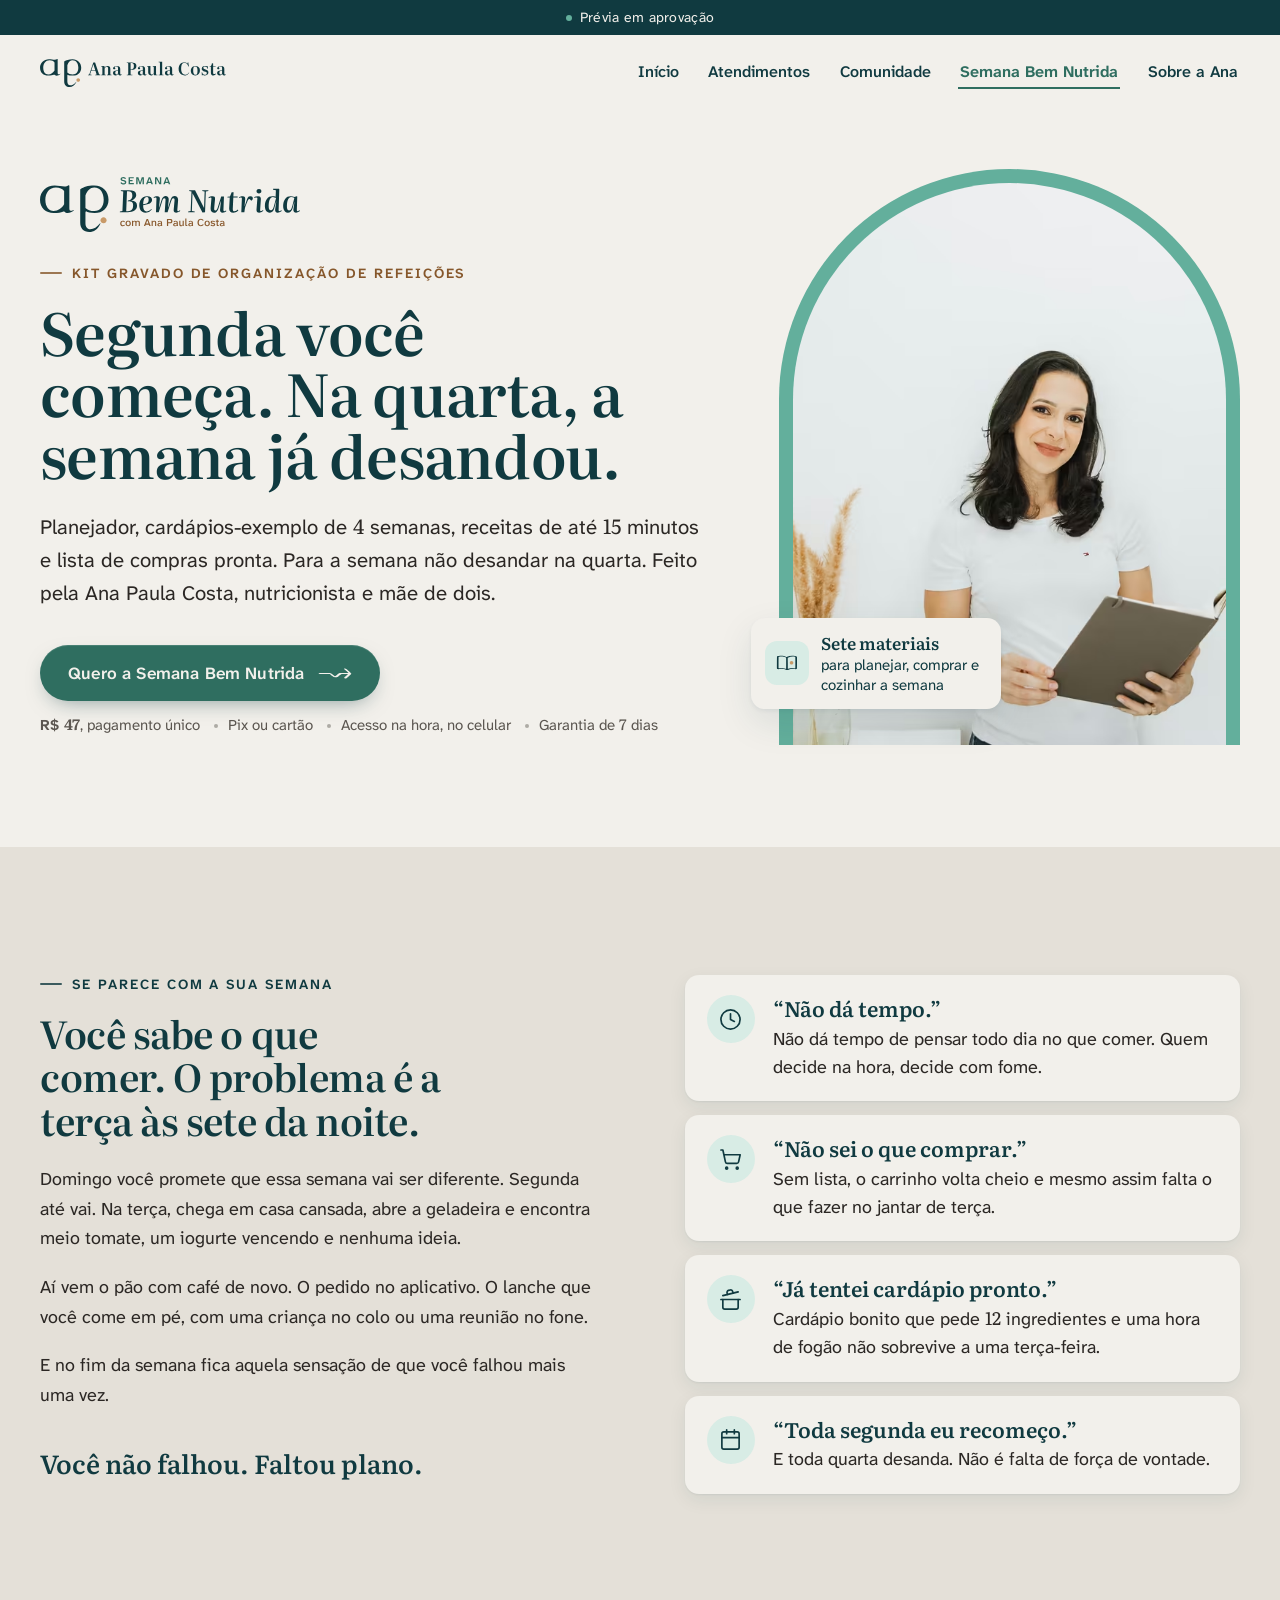
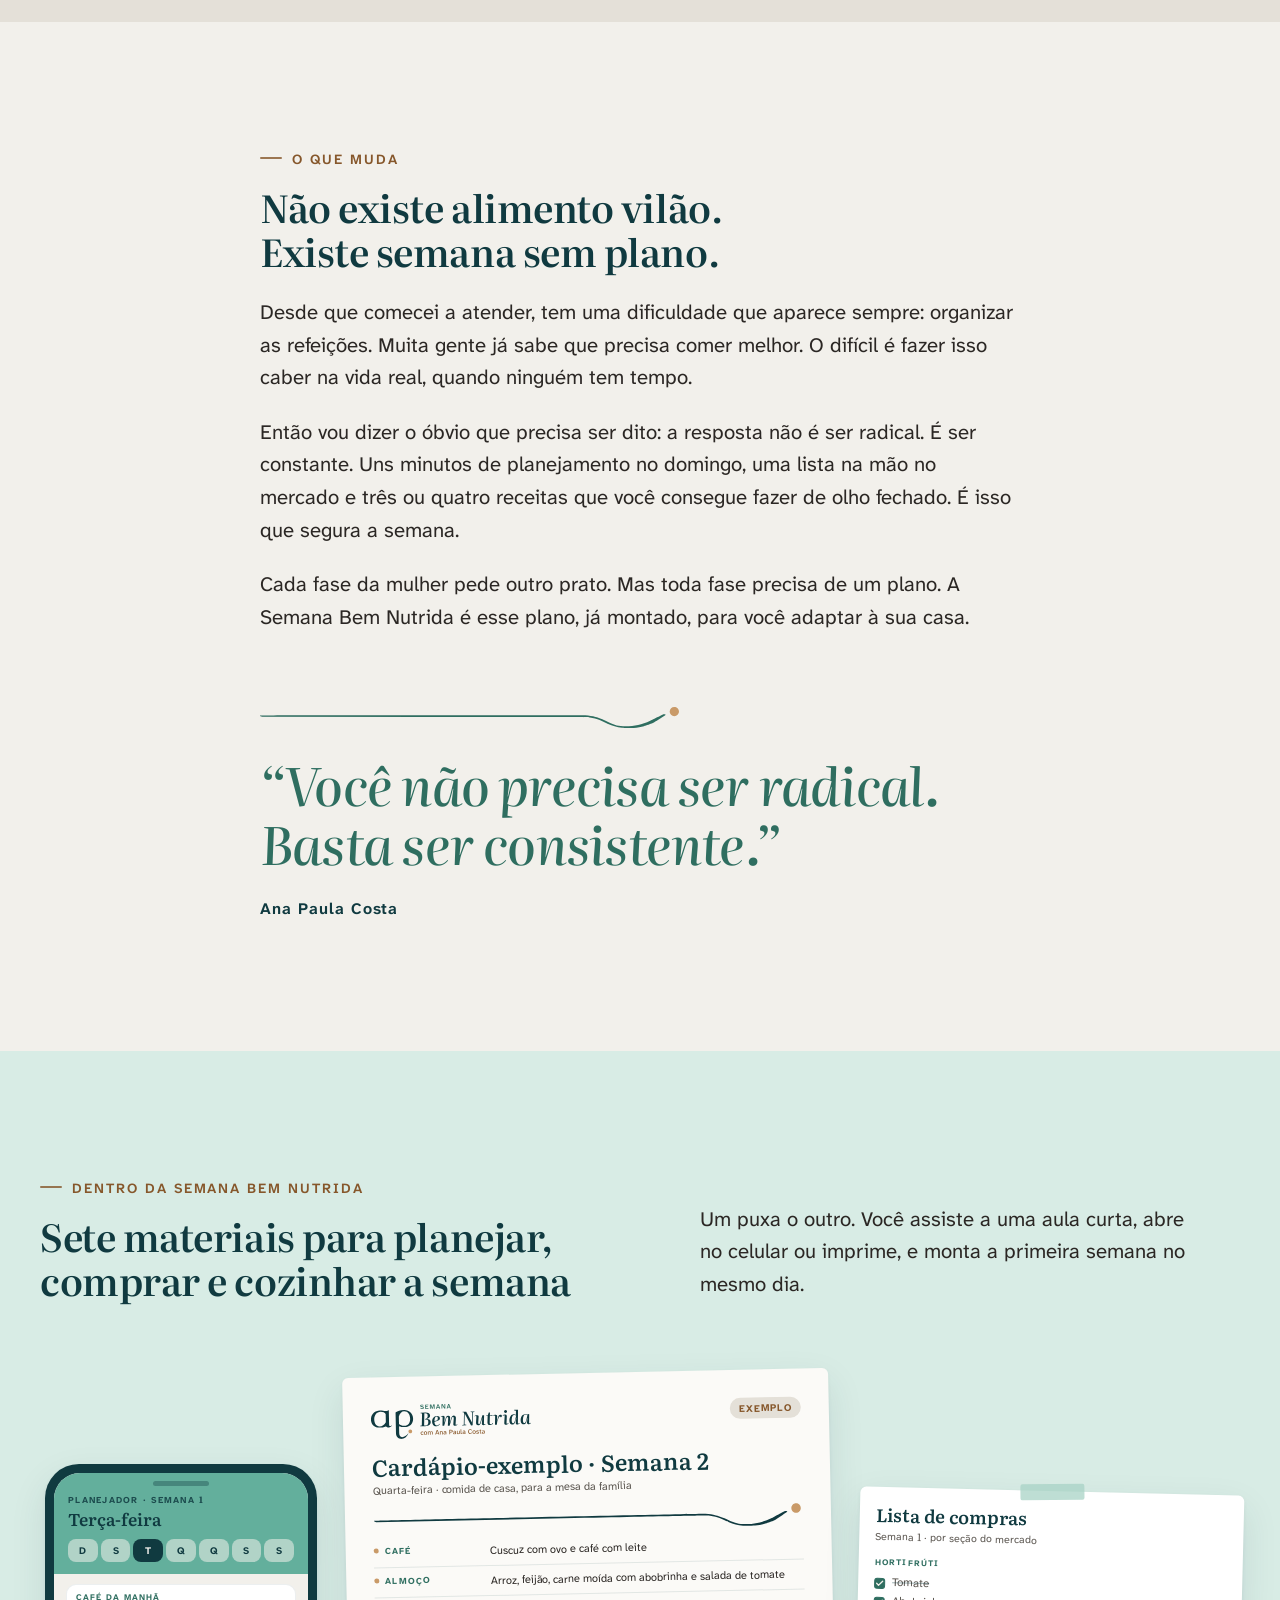
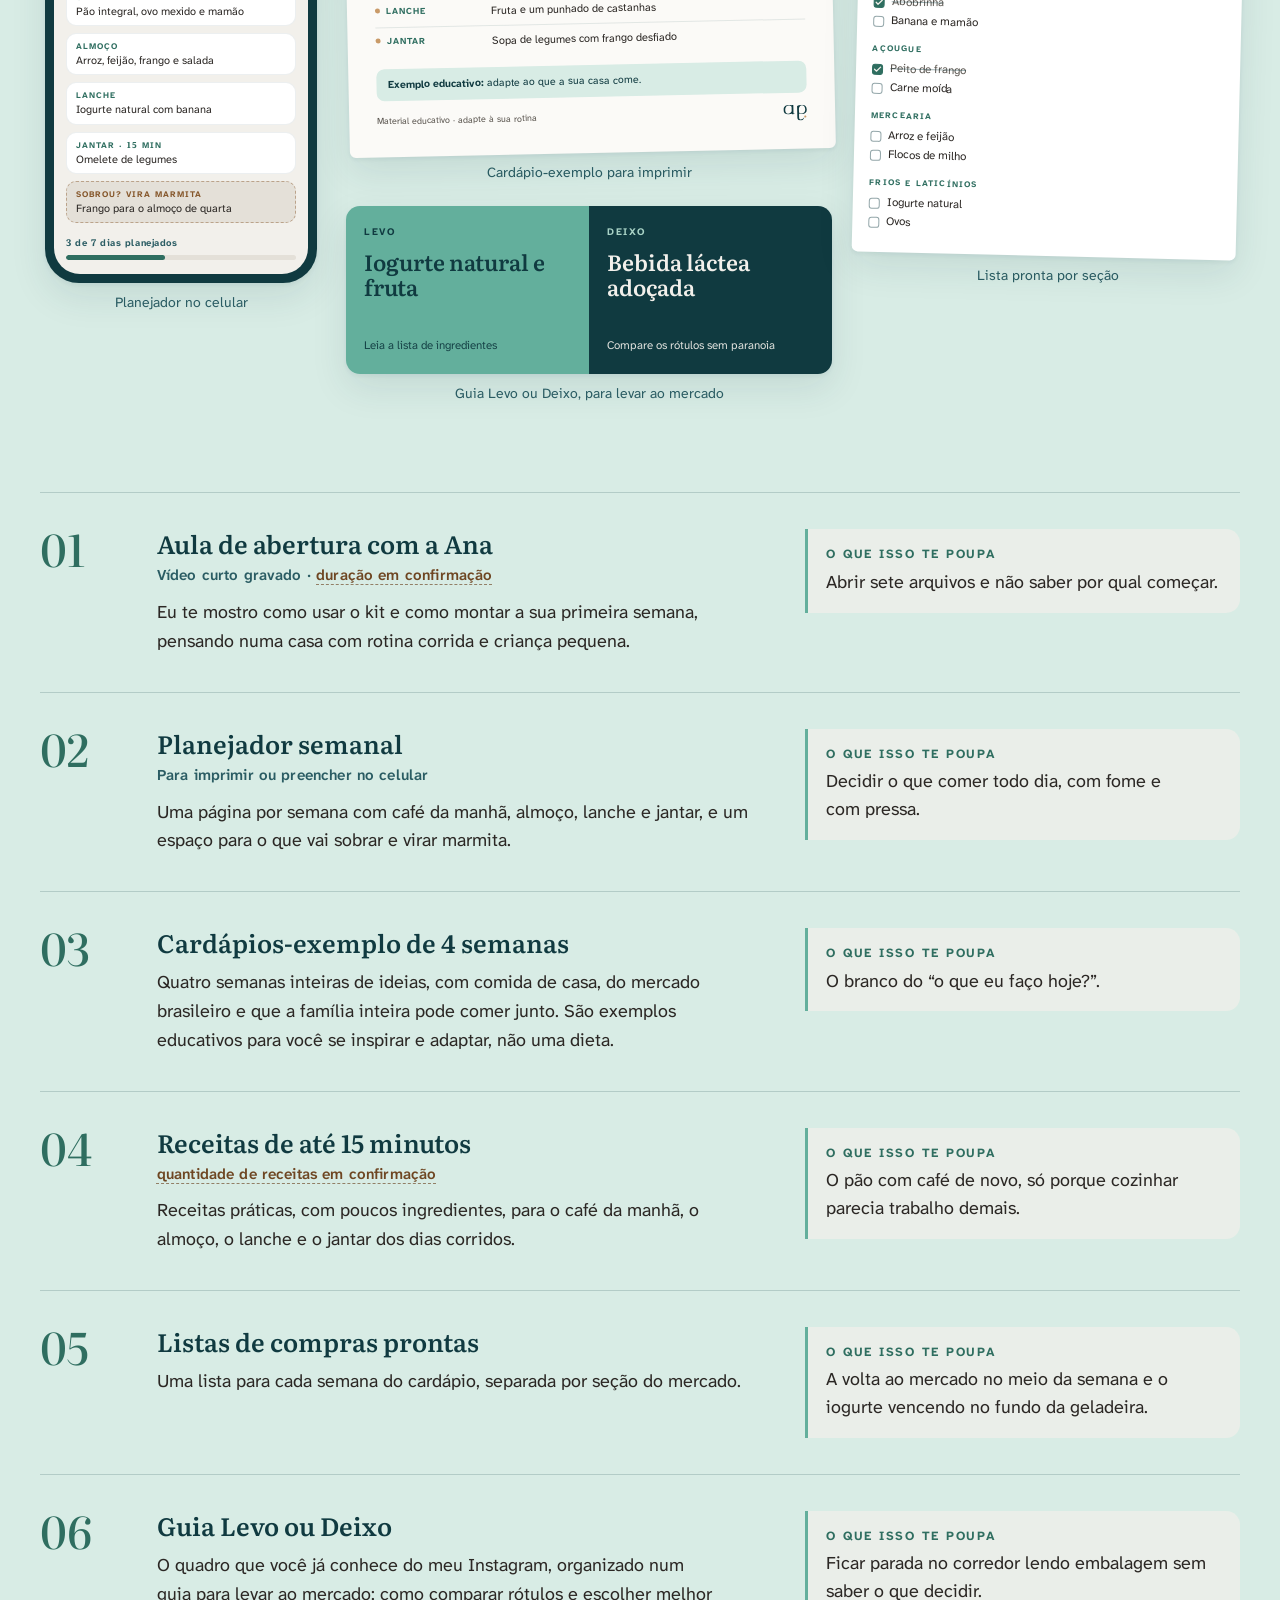
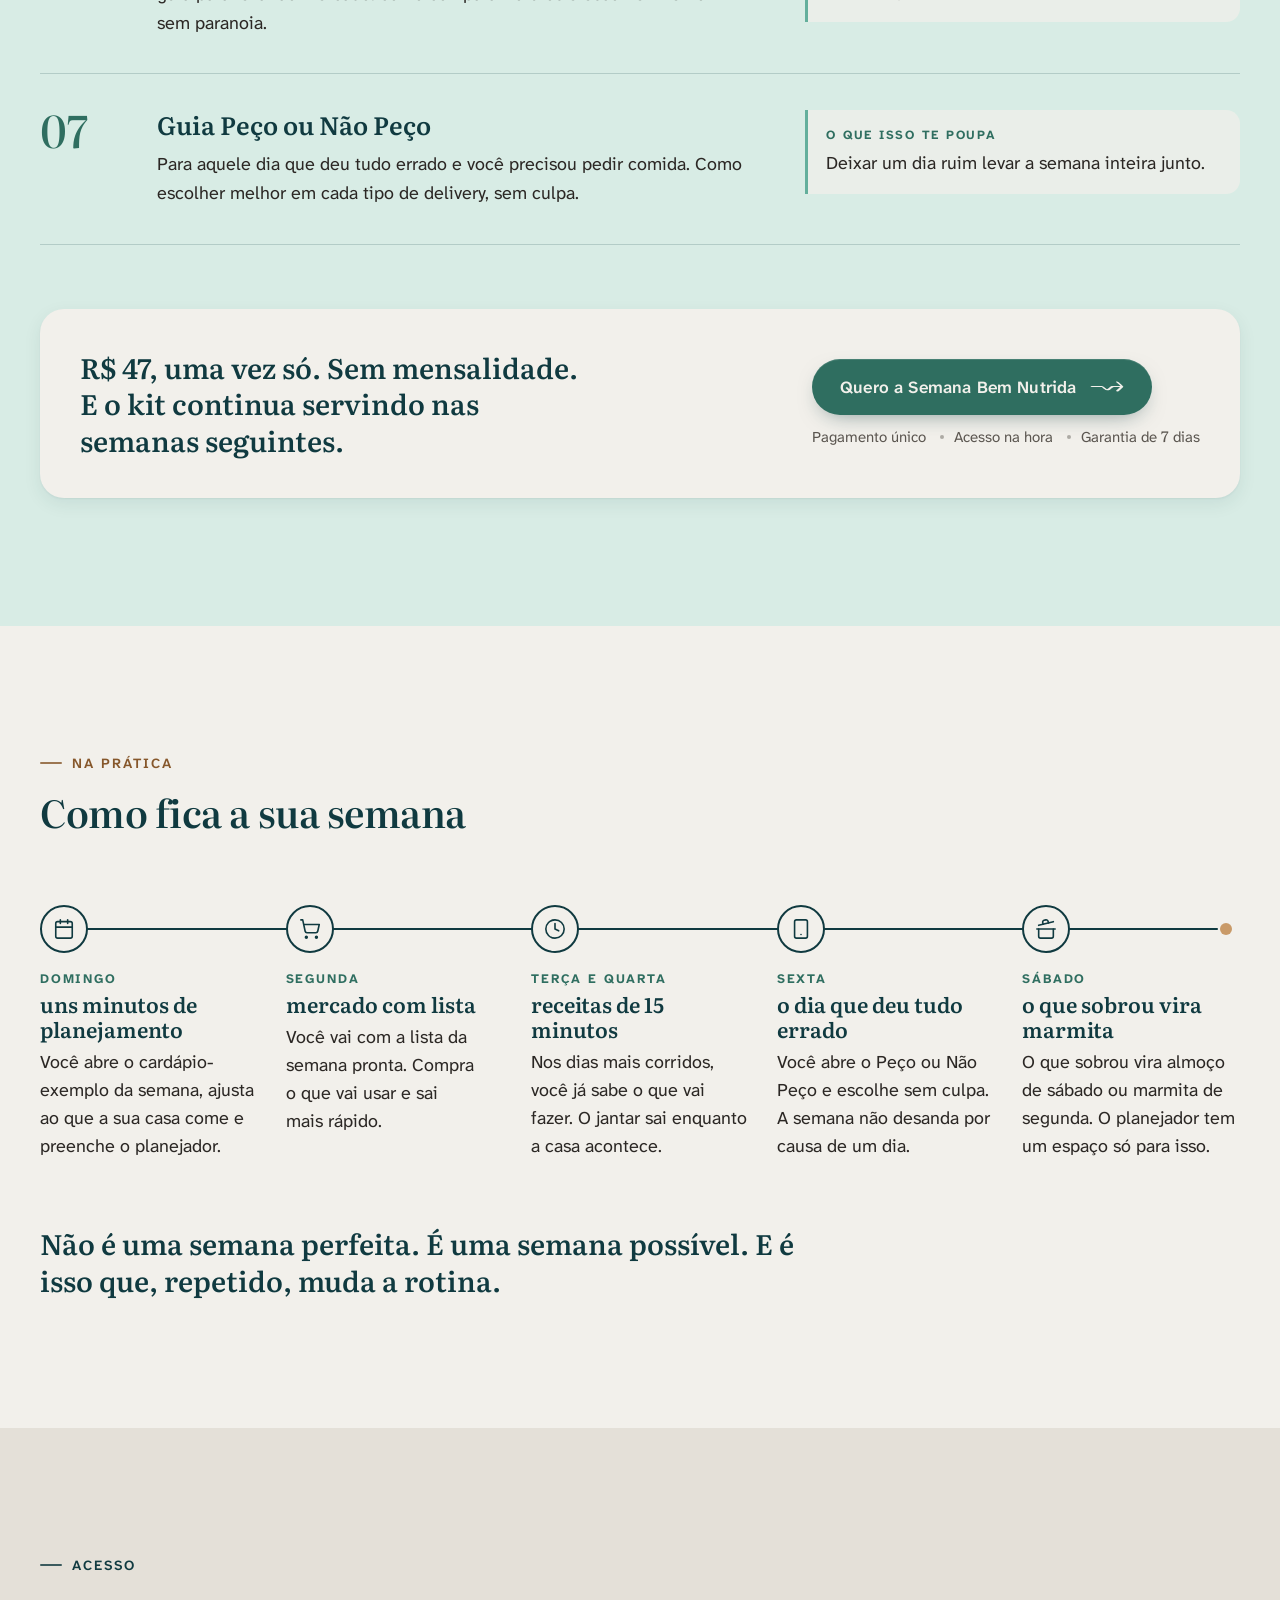
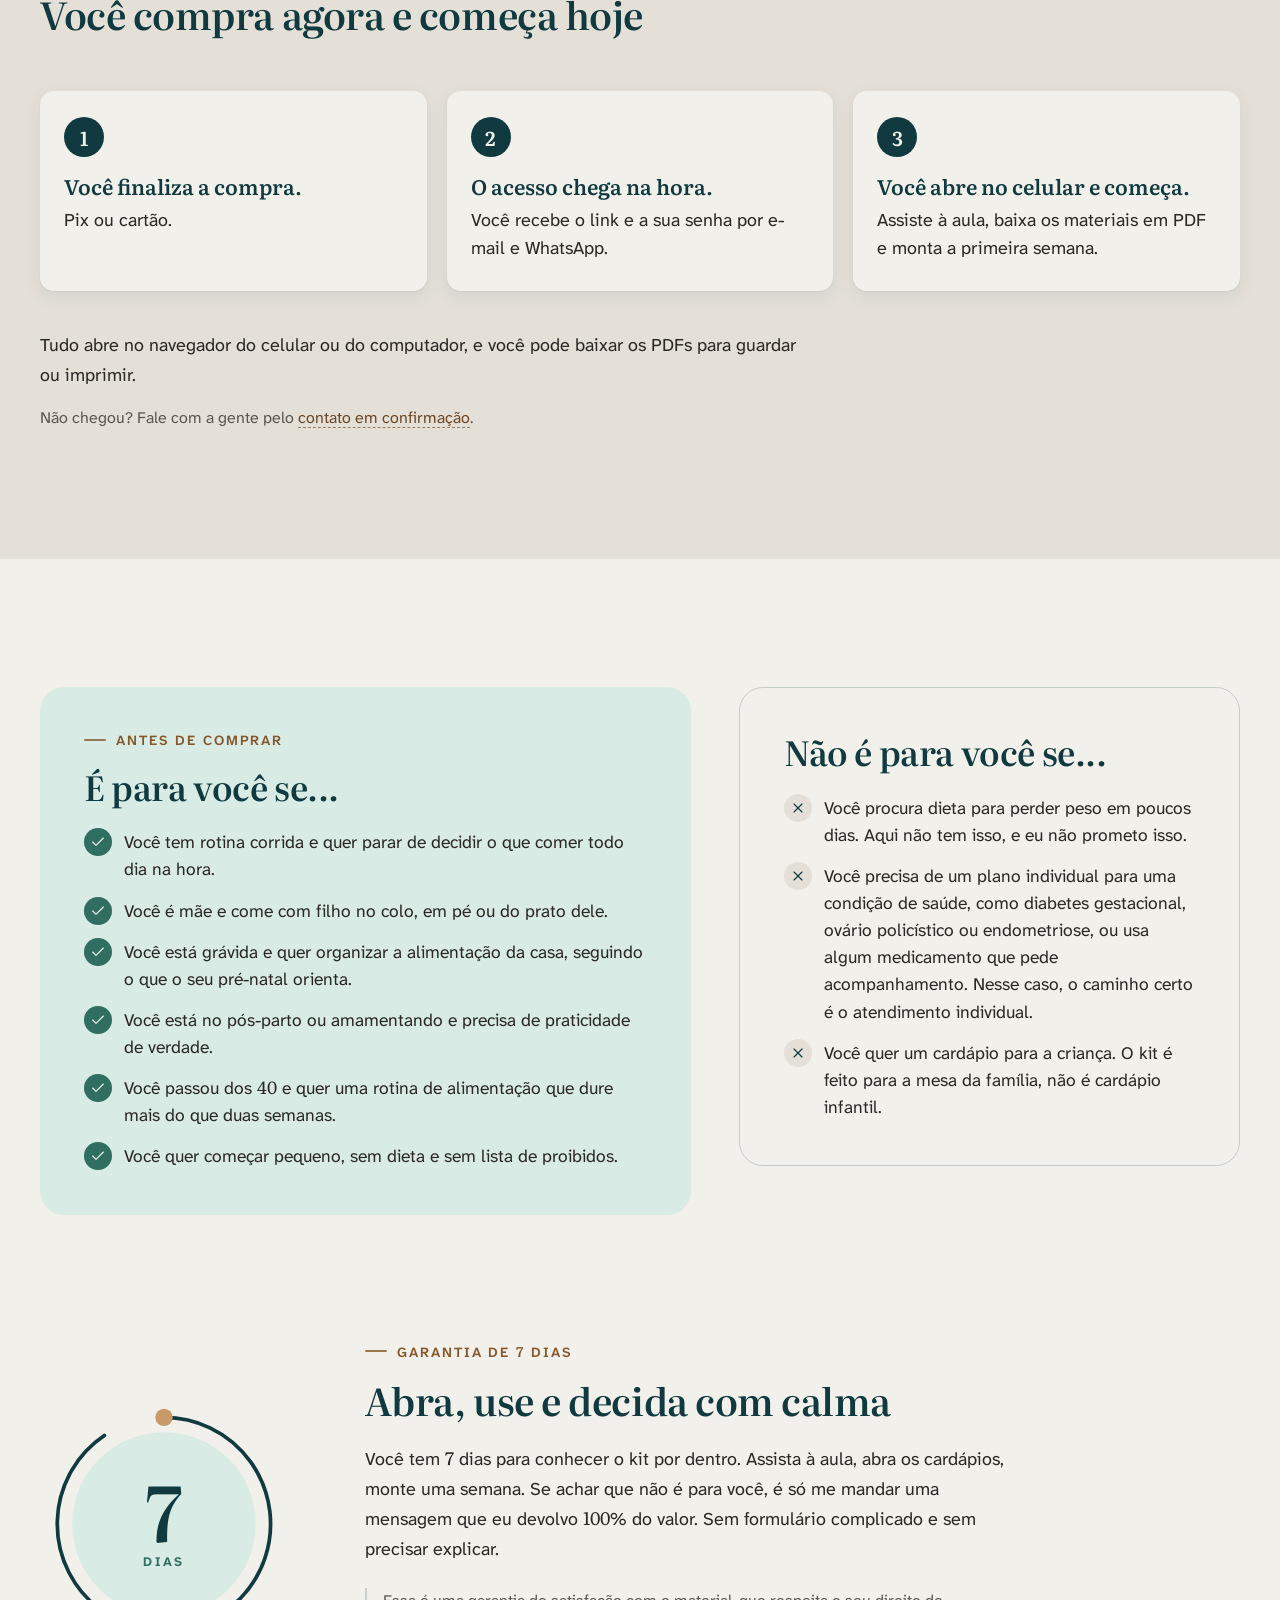
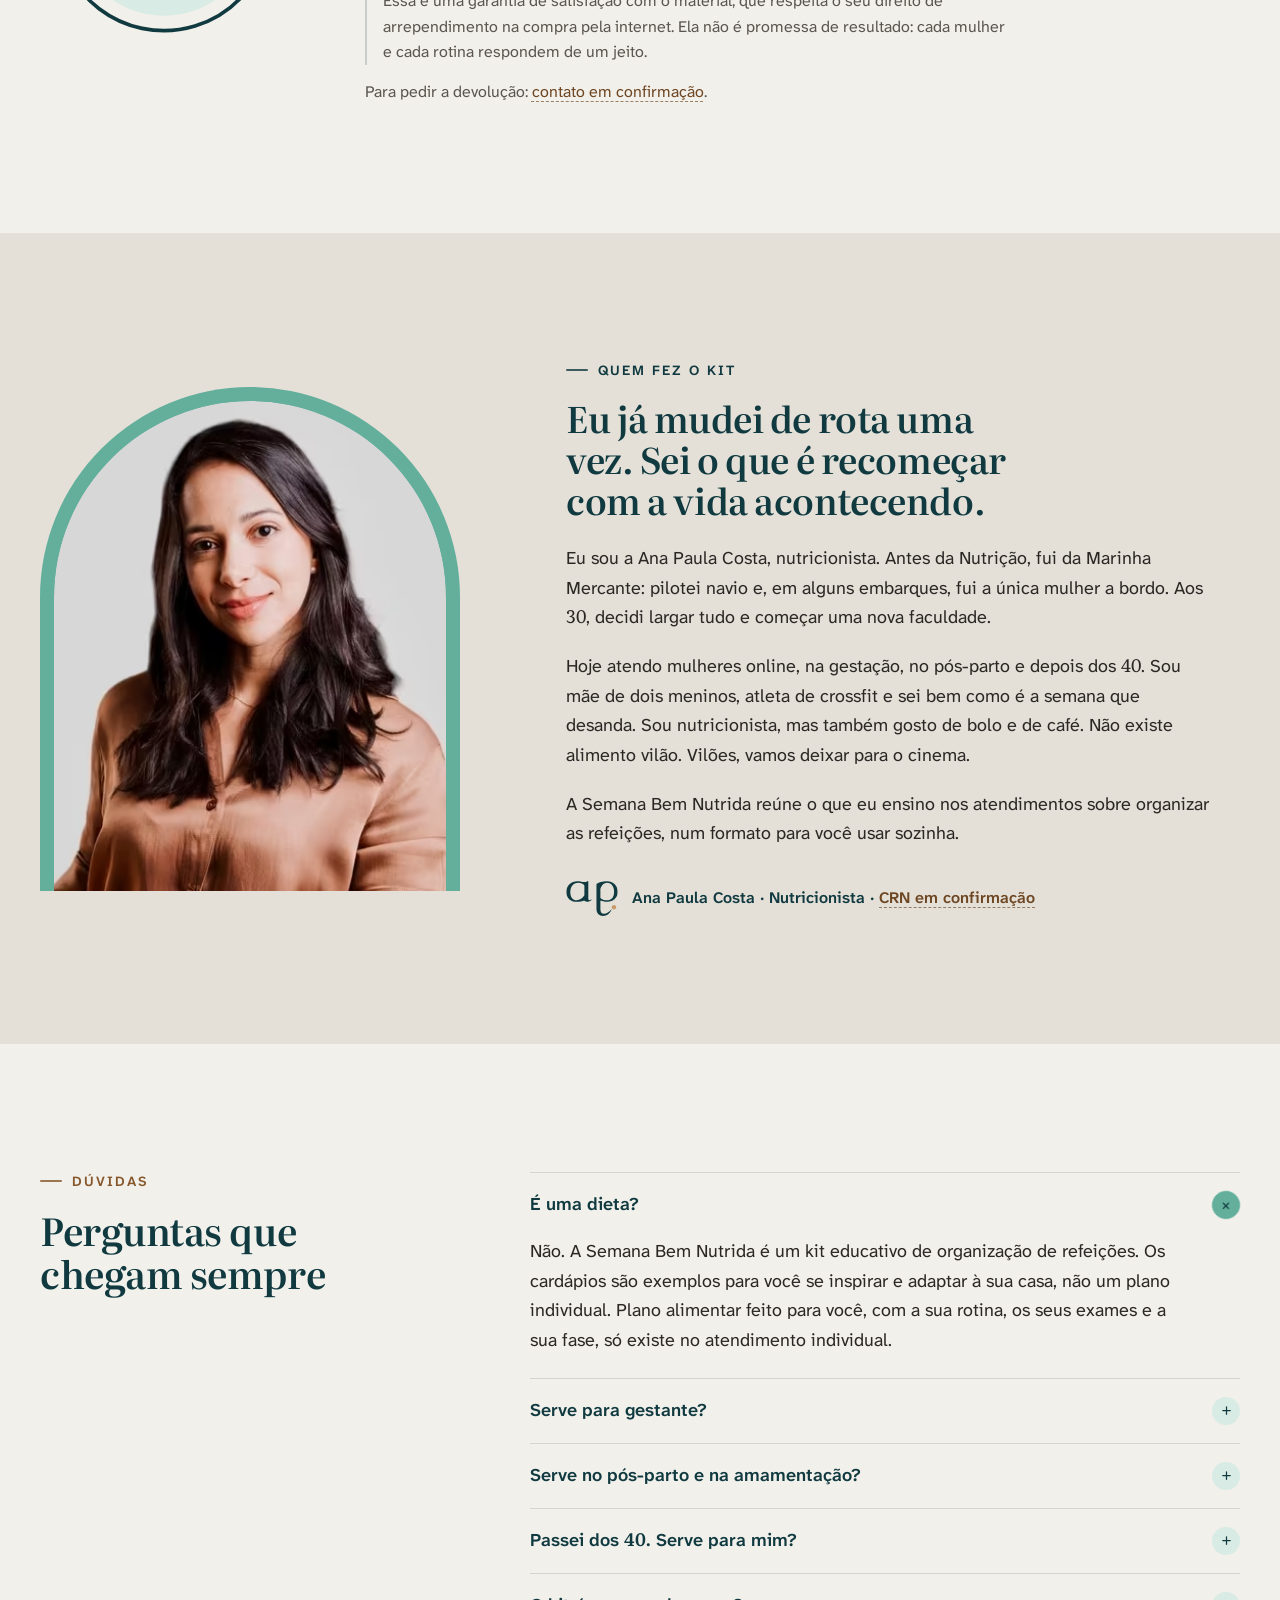
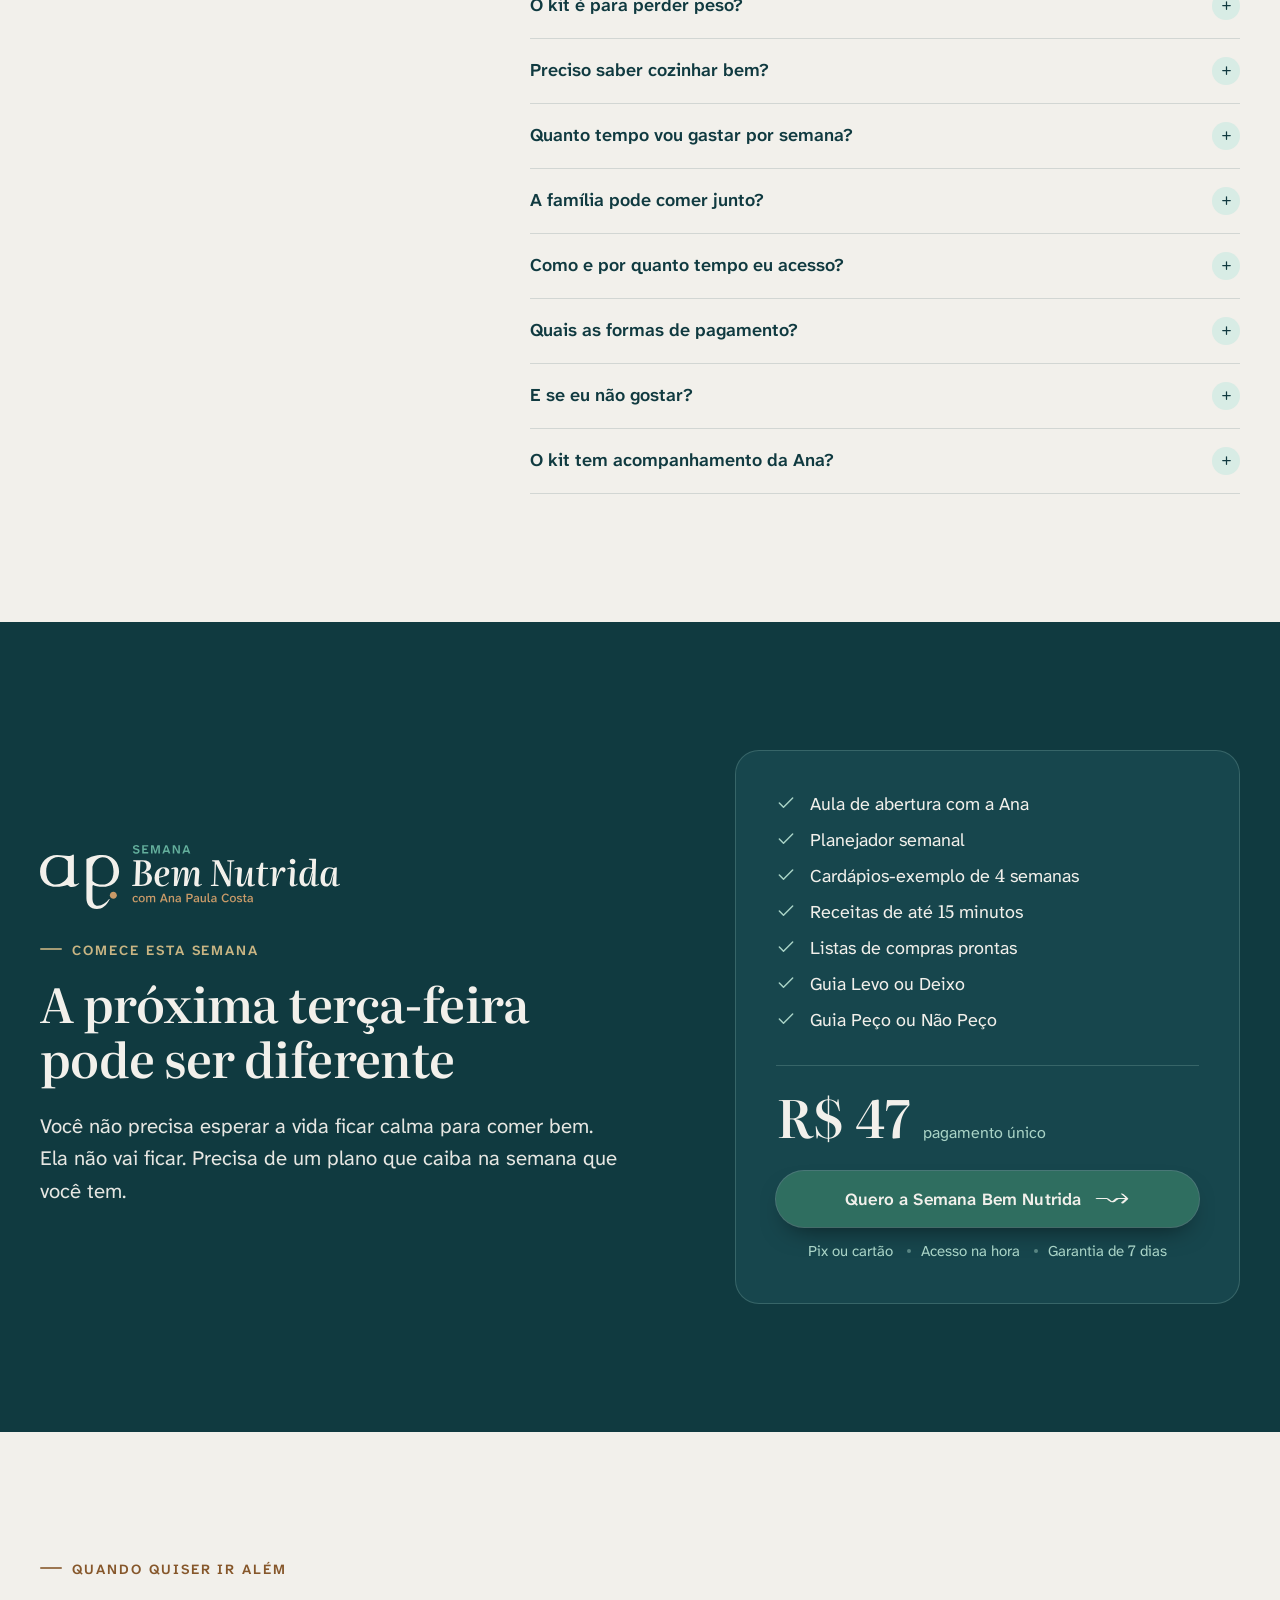
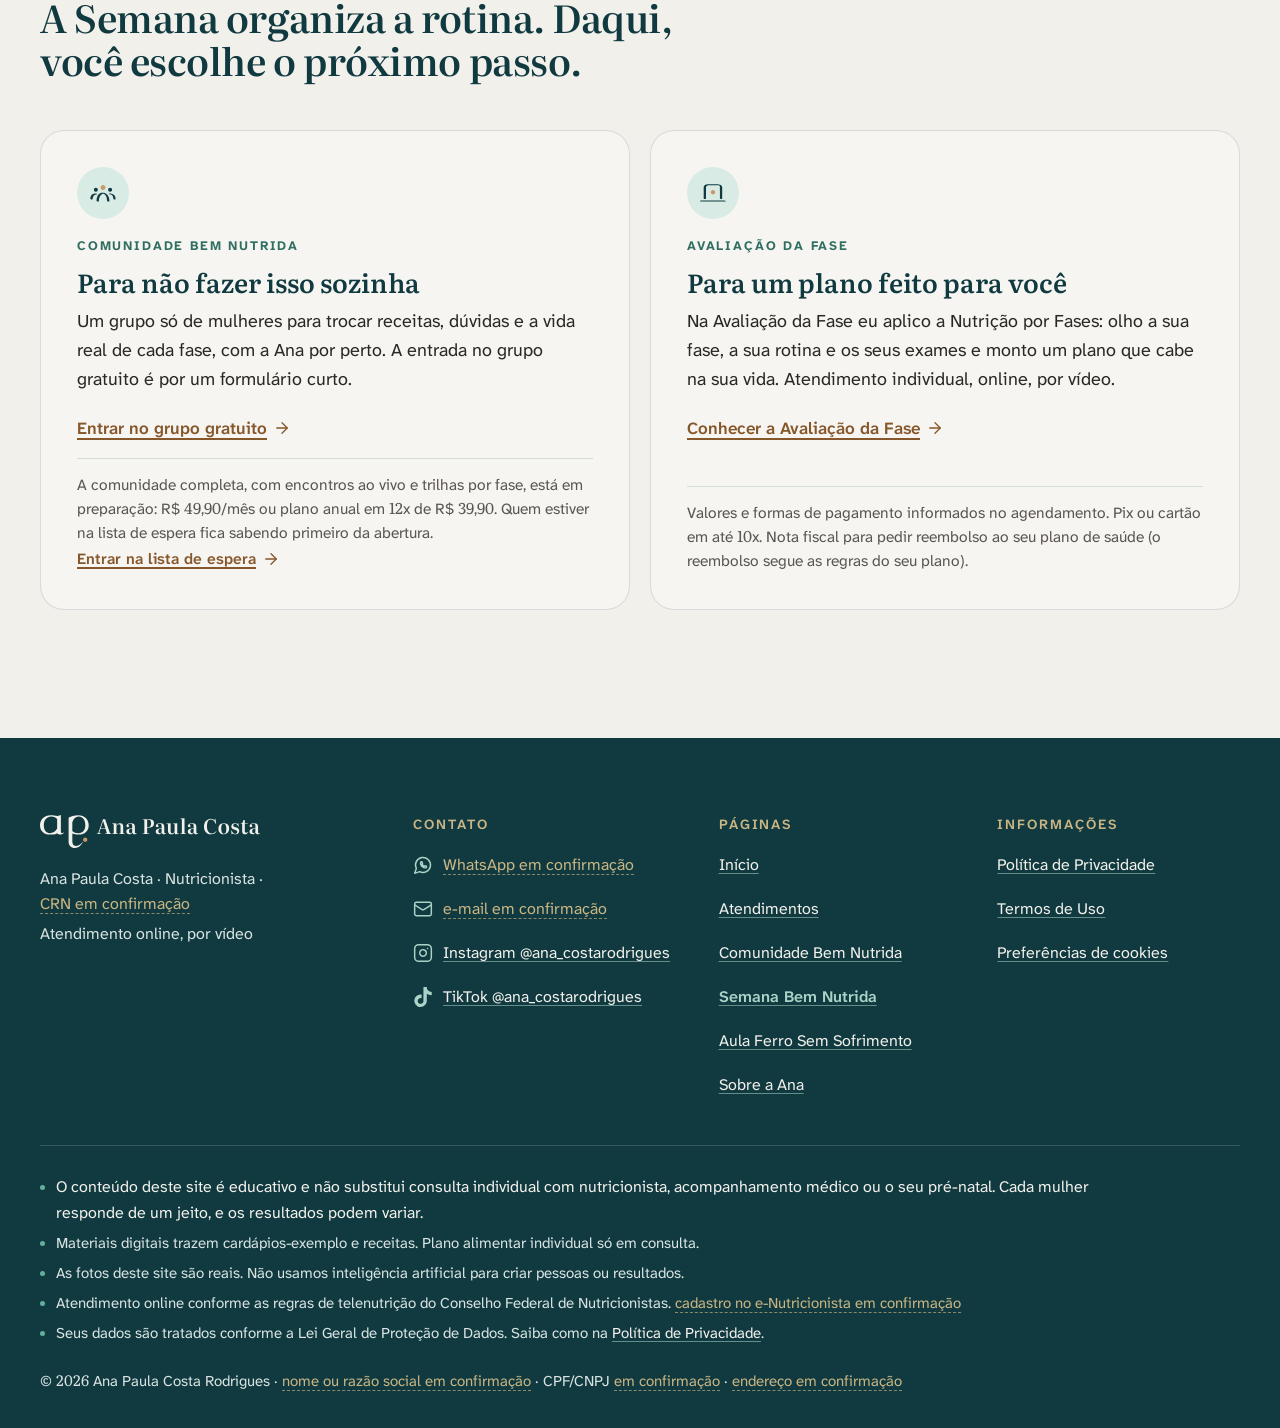
<file: semana-bem-nutrida.html>
<!doctype html>
<html lang="pt-BR">
<head>
<meta charset="utf-8">
<meta name="viewport" content="width=device-width, initial-scale=1, viewport-fit=cover">
<title>Semana Bem Nutrida · kit de organização de refeições · Ana Paula Costa</title>
<meta name="description" content="Planejador, cardápios-exemplo de 4 semanas, receitas de até 15 minutos e lista de compras pronta. Kit gravado da nutricionista Ana Paula Costa por R$ 47, pagamento único, com garantia de 7 dias.">
<meta name="robots" content="noindex, nofollow">
<meta name="theme-color" content="#103A40">
<link rel="canonical" href="https://rafaelnasch.github.io/ana-costa-site/semana-bem-nutrida.html">

<meta property="og:type" content="product">
<meta property="og:locale" content="pt_BR">
<meta property="og:site_name" content="Ana Paula Costa · Nutricionista">
<meta property="og:title" content="Semana Bem Nutrida · organize as refeições da semana">
<meta property="og:description" content="Planejador, cardápios-exemplo de 4 semanas, receitas de até 15 minutos e lista de compras pronta. R$ 47, pagamento único, garantia de 7 dias.">
<meta property="og:url" content="https://rafaelnasch.github.io/ana-costa-site/semana-bem-nutrida.html">
<meta property="og:image" content="https://rafaelnasch.github.io/ana-costa-site/assets/img/og-image.png">
<meta property="og:image:width" content="1200">
<meta property="og:image:height" content="630">
<meta property="og:image:alt" content="Monograma ap. de Ana Paula Costa, nutricionista, com o traço da rota e o ponto caramelo">
<meta name="twitter:card" content="summary_large_image">

<link rel="icon" href="assets/marca/fav/favicon.svg" type="image/svg+xml">
<link rel="icon" href="assets/marca/fav/favicon-32.png" sizes="32x32" type="image/png">
<link rel="apple-touch-icon" href="assets/marca/fav/apple-touch-icon.png">
<link rel="manifest" href="manifest.webmanifest">

<link rel="preload" href="assets/fonts/literata-var.woff2" as="font" type="font/woff2" crossorigin>
<link rel="preload" href="assets/fonts/atkinson-next-var.woff2" as="font" type="font/woff2" crossorigin>
<link rel="preload" as="image" type="image/avif" media="(min-width: 880px)" imagesrcset="assets/img/fotos/livro-480.avif 480w, assets/img/fotos/livro-800.avif 800w, assets/img/fotos/livro-1200.avif 1200w, assets/img/fotos/livro-1365.avif 1365w" imagesizes="(min-width: 1200px) 500px, 42vw">
<link rel="stylesheet" href="assets/css/tokens.css">
<link rel="stylesheet" href="assets/css/pagina-semana.css">
<link rel="stylesheet" href="assets/css/site.css">

<script type="application/ld+json">
{
  "@context": "https://schema.org",
  "@graph": [
    {
      "@type": "Person",
      "@id": "https://rafaelnasch.github.io/ana-costa-site/#ana",
      "name": "Ana Paula Costa",
      "jobTitle": "Nutricionista",
      "description": "Nutricionista que atende mulheres online, na gestação, no pós-parto e depois dos 40.",
      "knowsAbout": ["Nutrição na gestação", "Nutrição no pós-parto e na amamentação", "Nutrição no climatério e na menopausa", "Organização de refeições"],
      "sameAs": ["https://www.instagram.com/ana_costarodrigues/", "https://www.tiktok.com/@ana_costarodrigues"],
      "image": "https://rafaelnasch.github.io/ana-costa-site/assets/img/fotos/livro-800.webp"
    },
    {
      "@type": "ProfessionalService",
      "@id": "https://rafaelnasch.github.io/ana-costa-site/#servico",
      "name": "Ana Paula Costa · Nutricionista",
      "description": "Atendimento nutricional online, por vídeo, para mulheres na gestação, no pós-parto e amamentação, e depois dos 40 e na menopausa.",
      "url": "https://rafaelnasch.github.io/ana-costa-site/",
      "founder": {"@id": "https://rafaelnasch.github.io/ana-costa-site/#ana"},
      "availableLanguage": "pt-BR",
      "image": "https://rafaelnasch.github.io/ana-costa-site/assets/img/og-image.png"
    },
    {
      "@type": "Product",
      "@id": "https://rafaelnasch.github.io/ana-costa-site/semana-bem-nutrida.html#produto",
      "name": "Semana Bem Nutrida",
      "description": "Kit gravado e educativo de organização de refeições: aula de abertura, planejador semanal, cardápios-exemplo de 4 semanas, receitas de até 15 minutos, listas de compras prontas e os guias Levo ou Deixo e Peço ou Não Peço. Não é plano alimentar individual.",
      "brand": {"@id": "https://rafaelnasch.github.io/ana-costa-site/#servico"},
      "image": "https://rafaelnasch.github.io/ana-costa-site/assets/img/og-image.png",
      "offers": {
        "@type": "Offer",
        "price": "47.00",
        "priceCurrency": "BRL",
        "url": "https://rafaelnasch.github.io/ana-costa-site/semana-bem-nutrida.html",
        "hasMerchantReturnPolicy": {
          "@type": "MerchantReturnPolicy",
          "applicableCountry": "BR",
          "returnPolicyCategory": "https://schema.org/MerchantReturnFiniteReturnWindow",
          "merchantReturnDays": 7,
          "returnFees": "https://schema.org/FreeReturn"
        }
      }
    },
    {
      "@type": "FAQPage",
      "mainEntity": [
        {"@type": "Question", "name": "É uma dieta?", "acceptedAnswer": {"@type": "Answer", "text": "Não. A Semana Bem Nutrida é um kit educativo de organização de refeições. Os cardápios são exemplos para você se inspirar e adaptar à sua casa, não um plano individual. Plano alimentar feito para você, com a sua rotina, os seus exames e a sua fase, só existe no atendimento individual."}},
        {"@type": "Question", "name": "Serve para gestante?", "acceptedAnswer": {"@type": "Answer", "text": "Serve, com cuidado. O kit ajuda a organizar a alimentação da casa, o que facilita a rotina também na gestação. Mas a gestação tem orientações próprias, e quem acompanha você no pré-natal sabe da sua história. Siga sempre o que o seu pré-natal orienta e não mude nem pare suplemento por conta própria. Se você tem diabetes gestacional, pressão alta ou outra condição, o kit não substitui acompanhamento individual."}},
        {"@type": "Question", "name": "Serve no pós-parto e na amamentação?", "acceptedAnswer": {"@type": "Answer", "text": "Serve. A rotina com bebê é justamente quando a praticidade mais faz falta. Na amamentação, a fome e as necessidades mudam, então use os cardápios como base e ajuste a quantidade ao seu corpo. Se tiver dúvida específica, procure acompanhamento individual."}},
        {"@type": "Question", "name": "Passei dos 40. Serve para mim?", "acceptedAnswer": {"@type": "Answer", "text": "Serve. Organizar a semana é a base em qualquer fase. As questões específicas do climatério e da menopausa, como sono, calores e mudanças no corpo, pedem um olhar individual, que é o que eu faço na Avaliação da Fase."}},
        {"@type": "Question", "name": "O kit é para perder peso?", "acceptedAnswer": {"@type": "Answer", "text": "Não é esse o foco, e eu não prometo isso. O kit organiza a sua semana para você comer melhor com menos esforço. Como cada corpo responde é individual."}},
        {"@type": "Question", "name": "Preciso saber cozinhar bem?", "acceptedAnswer": {"@type": "Answer", "text": "Não. As receitas são de até 15 minutos, com poucos ingredientes e passo a passo simples."}},
        {"@type": "Question", "name": "Quanto tempo vou gastar por semana?", "acceptedAnswer": {"@type": "Answer", "text": "O planejamento leva poucos minutos no domingo, com o cardápio-exemplo e o planejador na mão. As receitas cabem em até 15 minutos."}},
        {"@type": "Question", "name": "A família pode comer junto?", "acceptedAnswer": {"@type": "Answer", "text": "Pode. Os cardápios são de comida de casa, pensados para a mesa da família. Só não é um cardápio infantil: crianças têm necessidades próprias, e para elas a orientação é do pediatra ou de um profissional que atenda crianças."}},
        {"@type": "Question", "name": "E se eu não gostar?", "acceptedAnswer": {"@type": "Answer", "text": "Você tem 7 dias para pedir a devolução de 100% do valor pelos canais de atendimento informados na página."}},
        {"@type": "Question", "name": "O kit tem acompanhamento da Ana?", "acceptedAnswer": {"@type": "Answer", "text": "O kit é gravado e você usa no seu ritmo. Se quiser conversar com outras mulheres e com a Ana, o próximo passo é a Comunidade Bem Nutrida. Se quiser um plano feito para você, é a Avaliação da Fase."}}
      ]
    }
  ]
}
</script>
<script src="assets/js/config.js"></script>
<script>document.documentElement.classList.add("js");window.dataLayer = window.dataLayer || [];</script>
</head>
<body class="pg-semana" data-fase="pos-parto">
<!-- site:topo -->
<a class="site-pular" href="#conteudo">Pular para o conteúdo</a>
<div class="site-previa" id="faixa-previa" role="note"><span>Prévia em aprovação</span></div>
<header class="site-topo">
  <div class="site-wrap site-topo__linha">
    <a class="site-topo__logo" href="./" aria-label="Ana Paula Costa · Nutricionista, página inicial">
      <img src="assets/marca/logo-horizontal-reduzida-cor.svg" width="186" height="28" alt="">
    </a>
    <button class="site-topo__menu" type="button" aria-expanded="false" aria-controls="menu-site">
      <svg class="i-abrir" aria-hidden="true" focusable="false"><use href="assets/marca/sprite.svg#ui-menu"/></svg>
      <svg class="i-fechar" aria-hidden="true" focusable="false"><use href="assets/marca/sprite.svg#ui-x"/></svg>
      <span>Menu</span>
    </button>
    <nav class="site-nav" id="menu-site" aria-label="Principal">
      <ul class="site-nav__lista">
        <li><a class="site-nav__link" href="./">Início</a></li>
        <li><a class="site-nav__link" href="atendimentos.html">Atendimentos</a></li>
        <li><a class="site-nav__link" href="comunidade.html">Comunidade</a></li>
        <li><a class="site-nav__link" href="semana-bem-nutrida.html" aria-current="page">Semana Bem Nutrida</a></li>
        <li><a class="site-nav__link" href="sobre.html">Sobre a Ana</a></li>
      </ul>
      <div class="site-nav__extra">
        <a class="site-nav__cta" href="atendimentos.html#agendar" data-agendar>Agendar minha avaliação<svg viewBox="0 0 57.28 18.68" aria-hidden="true" focusable="false"><use href="assets/marca/sprite.svg#rota-seta"/></svg></a>
        <p class="site-nav__redes"><a href="https://www.instagram.com/ana_costarodrigues/" rel="noopener" aria-label="Instagram @ana_costarodrigues"><svg aria-hidden="true" focusable="false"><use href="assets/marca/sprite.svg#ui-instagram"/></svg></a><a href="https://www.tiktok.com/@ana_costarodrigues" rel="noopener" aria-label="TikTok @ana_costarodrigues"><svg class="preenchido" aria-hidden="true" focusable="false"><use href="assets/marca/sprite.svg#ui-tiktok"/></svg></a><span>@ana_costarodrigues</span></p>
      </div>
    </nav>
  </div>
</header>
<!-- /site:topo -->

<main id="conteudo">

<!-- 1. Topo -->
<section class="sbn-hero" aria-labelledby="titulo-topo">
  <div class="sbn-wrap">
    <div class="sbn-hero-texto">
      <img class="sbn-submarca" src="assets/marca/submarca-semana-bem-nutrida-cor.svg" width="260" height="55" alt="Semana Bem Nutrida, com Ana Paula Costa">
      <p class="rotulo"><span class="sbn-vh">Semana Bem Nutrida · </span>Kit gravado de organização de refeições</p>
      <h1 id="titulo-topo">Segunda você começa. Na quarta, a semana já desandou.</h1>
      <p class="sbn-lead">Planejador, cardápios-exemplo de 4 semanas, receitas de até 15 minutos e lista de compras pronta. Para a semana não desandar na quarta. Feito pela Ana Paula Costa, nutricionista e mãe de dois.</p>
      <div class="sbn-acao" id="cta-topo">
        <a class="sbn-botao" href="#" data-checkout data-posicao="topo">Quero a Semana Bem Nutrida <svg class="sbn-seta" aria-hidden="true"><use href="assets/marca/sprite.svg#rota-seta"/></svg></a>
        <ul class="sbn-micro" aria-label="Condições">
          <li><strong>R$ 47</strong>, pagamento único</li>
          <li>Pix ou cartão</li>
          <li>Acesso na hora, no celular</li>
          <li>Garantia de 7 dias</li>
        </ul>
      </div>
    </div>
    <figure class="sbn-hero-foto">
      <div class="arco sbn-arco">
        <picture><source type="image/avif" srcset="assets/img/fotos/livro-480.avif 480w, assets/img/fotos/livro-800.avif 800w, assets/img/fotos/livro-1200.avif 1200w, assets/img/fotos/livro-1365.avif 1365w" sizes="(min-width: 1200px) 500px, (min-width: 880px) 42vw, 92vw"><source type="image/webp" srcset="assets/img/fotos/livro-480.webp 480w, assets/img/fotos/livro-800.webp 800w, assets/img/fotos/livro-1200.webp 1200w, assets/img/fotos/livro-1365.webp 1365w" sizes="(min-width: 1200px) 500px, (min-width: 880px) 42vw, 92vw"><img src="assets/img/fotos/livro-800.webp" width="1365" height="1707" alt="Ana Paula Costa de camiseta branca e calça jeans, segurando um livro aberto numa sala clara" fetchpriority="high" decoding="async"></picture>
      </div>
      <div class="sbn-selo-flutua" aria-hidden="true">
        <span class="sbn-mini-icone"><svg><use href="assets/marca/sprite.svg#icone-receitas"/></svg></span>
        <p><strong>Sete materiais</strong>para planejar, comprar e cozinhar a semana</p>
      </div>
    </figure>
  </div>
</section>

<!-- 2. A cena que você conhece -->
<section class="sbn-cena sbn-secao" aria-labelledby="titulo-cena">
  <div class="sbn-wrap">
    <div>
      <p class="rotulo">Se parece com a sua semana</p>
      <h2 id="titulo-cena">Você sabe o que comer. O problema é a terça às sete da noite.</h2>
      <div class="sbn-corpo">
        <p>Domingo você promete que essa semana vai ser diferente. Segunda até vai. Na terça, chega em casa cansada, abre a geladeira e encontra meio tomate, um iogurte vencendo e nenhuma ideia.</p>
        <p>Aí vem o pão com café de novo. O pedido no aplicativo. O lanche que você come em pé, com uma criança no colo ou uma reunião no fone.</p>
        <p>E no fim da semana fica aquela sensação de que você falhou mais uma vez.</p>
        <p class="sbn-virada-frase">Você não falhou. Faltou plano.</p>
      </div>
    </div>
    <ul class="sbn-dores">
      <li class="sbn-dor sbn-revela">
        <span class="sbn-dor-icone" aria-hidden="true"><svg><use href="assets/marca/sprite.svg#ui-clock"/></svg></span>
        <h3>“Não dá tempo.”</h3>
        <p>Não dá tempo de pensar todo dia no que comer. Quem decide na hora, decide com fome.</p>
      </li>
      <li class="sbn-dor sbn-revela">
        <span class="sbn-dor-icone" aria-hidden="true"><svg><use href="assets/marca/sprite.svg#ui-cart"/></svg></span>
        <h3>“Não sei o que comprar.”</h3>
        <p>Sem lista, o carrinho volta cheio e mesmo assim falta o que fazer no jantar de terça.</p>
      </li>
      <li class="sbn-dor sbn-revela">
        <span class="sbn-dor-icone" aria-hidden="true"><svg><use href="assets/marca/sprite.svg#ui-panela"/></svg></span>
        <h3>“Já tentei cardápio pronto.”</h3>
        <p>Cardápio bonito que pede 12 ingredientes e uma hora de fogão não sobrevive a uma terça-feira.</p>
      </li>
      <li class="sbn-dor sbn-revela">
        <span class="sbn-dor-icone" aria-hidden="true"><svg><use href="assets/marca/sprite.svg#ui-calendar"/></svg></span>
        <h3>“Toda segunda eu recomeço.”</h3>
        <p>E toda quarta desanda. Não é falta de força de vontade.</p>
      </li>
    </ul>
  </div>
</section>

<!-- 3. A virada -->
<section class="sbn-virada sbn-secao" aria-labelledby="titulo-virada">
  <div class="sbn-wrap sbn-estreito">
    <p class="rotulo">O que muda</p>
    <h2 id="titulo-virada">Não existe alimento vilão. Existe semana sem plano.</h2>
    <div class="sbn-corpo sbn-lead">
      <p>Desde que comecei a atender, tem uma dificuldade que aparece sempre: organizar as refeições. Muita gente já sabe que precisa comer melhor. O difícil é fazer isso caber na vida real, quando ninguém tem tempo.</p>
      <p>Então vou dizer o óbvio que precisa ser dito: a resposta não é ser radical. É ser constante. Uns minutos de planejamento no domingo, uma lista na mão no mercado e três ou quatro receitas que você consegue fazer de olho fechado. É isso que segura a semana.</p>
      <p>Cada fase da mulher pede outro prato. Mas toda fase precisa de um plano. A Semana Bem Nutrida é esse plano, já montado, para você adaptar à sua casa.</p>
    </div>
    <figure class="sbn-citacao anima-traco">
      <svg class="sbn-traco" viewBox="0 0 600 32.14" width="420" height="23" aria-hidden="true"><use href="assets/marca/sprite.svg#rota-divisor"/></svg>
      <blockquote><p>“Você não precisa ser radical. Basta ser consistente.”</p></blockquote>
      <figcaption>Ana Paula Costa</figcaption>
    </figure>
  </div>
</section>

<!-- 4. O que vem no kit -->
<section class="sbn-kit sbn-secao" aria-labelledby="titulo-kit">
  <div class="sbn-wrap">
    <div class="sbn-kit-cabeca">
      <div>
        <p class="rotulo">Dentro da Semana Bem Nutrida</p>
        <h2 id="titulo-kit">Sete materiais para planejar, comprar e cozinhar a semana</h2>
      </div>
      <p class="sbn-lead">Um puxa o outro. Você assiste a uma aula curta, abre no celular ou imprime, e monta a primeira semana no mesmo dia.</p>
    </div>

    <!-- Mockups ilustrativos do material, desenhados em HTML/CSS (sem foto de comida e sem imagem gerada) -->
    <div class="sbn-mesa">
      <figure class="mk-celular sbn-revela" role="img" aria-label="Ilustração do planejador semanal aberto no celular: terça-feira com café da manhã, almoço, lanche, jantar e um espaço para o que sobra virar marmita">
        <div class="mk-aparelho" aria-hidden="true">
          <div class="mk-tela">
            <div class="mk-tela-topo">
              <small>Planejador · Semana 1</small>
              <b>Terça-feira</b>
              <div class="mk-dias"><span>D</span><span>S</span><span class="on">T</span><span>Q</span><span>Q</span><span>S</span><span>S</span></div>
            </div>
            <div class="mk-refeicoes">
              <div class="mk-ref"><i>Café da manhã</i><p>Pão integral, ovo mexido e mamão</p></div>
              <div class="mk-ref"><i>Almoço</i><p>Arroz, feijão, frango e salada</p></div>
              <div class="mk-ref esconde-pequeno"><i>Lanche</i><p>Iogurte natural com banana</p></div>
              <div class="mk-ref"><i>Jantar · 15 min</i><p>Omelete de legumes</p></div>
              <div class="mk-ref marmita"><i>Sobrou? Vira marmita</i><p>Frango para o almoço de quarta</p></div>
            </div>
            <p class="mk-progresso">3 de 7 dias planejados<span></span></p>
          </div>
        </div>
        <figcaption class="mk-legenda" aria-hidden="true">Planejador no celular</figcaption>
      </figure>

      <figure class="mk-folha sbn-revela" role="img" aria-label="Ilustração de uma página impressa do cardápio-exemplo da semana 2, com café da manhã, almoço, lanche e jantar e um recado da Ana">
        <div class="mk-papel" aria-hidden="true">
          <div class="mk-folha-cab">
            <img src="assets/marca/submarca-semana-bem-nutrida-cor.svg" width="160" height="34" alt="" loading="lazy" decoding="async">
            <span class="mk-chip">Exemplo</span>
          </div>
          <h3>Cardápio-exemplo · Semana 2</h3>
          <p class="mk-sub">Quarta-feira · comida de casa, para a mesa da família</p>
          <svg class="mk-rota" viewBox="0 0 600 32.14" width="600" height="32"><use href="assets/marca/sprite.svg#rota-divisor"/></svg>
          <table class="mk-tabela">
            <tr><th>Café</th><td>Cuscuz com ovo e café com leite</td></tr>
            <tr><th>Almoço</th><td>Arroz, feijão, carne moída com abobrinha e salada de tomate</td></tr>
            <tr><th>Lanche</th><td>Fruta e um punhado de castanhas</td></tr>
            <tr><th>Jantar</th><td>Sopa de legumes com frango desfiado</td></tr>
          </table>
          <p class="mk-recado"><b>Exemplo educativo:</b> adapte ao que a sua casa come.</p>
          <div class="mk-rodape"><span>Material educativo · adapte à sua rotina</span><svg viewBox="0 0 133.119 90.634" width="24" height="16"><use href="assets/marca/sprite.svg#simbolo"/></svg></div>
        </div>
        <figcaption class="mk-legenda" aria-hidden="true">Cardápio-exemplo para imprimir</figcaption>
      </figure>

      <figure class="mk-lista sbn-revela" role="img" aria-label="Ilustração da lista de compras da semana 1, separada por seção do mercado, com alguns itens marcados">
        <div class="mk-papel" aria-hidden="true">
          <h3>Lista de compras</h3>
          <p class="mk-sub">Semana 1 · por seção do mercado</p>
          <div class="mk-secao-mercado"><i>Hortifrúti</i><ul><li class="ok">Tomate</li><li class="ok">Abobrinha</li><li>Banana e mamão</li></ul></div>
          <div class="mk-secao-mercado"><i>Açougue</i><ul><li class="ok">Peito de frango</li><li>Carne moída</li></ul></div>
          <div class="mk-secao-mercado"><i>Mercearia</i><ul><li>Arroz e feijão</li><li>Flocos de milho</li></ul></div>
          <div class="mk-secao-mercado esconde-pequeno"><i>Frios e laticínios</i><ul><li>Iogurte natural</li><li>Ovos</li></ul></div>
        </div>
        <figcaption class="mk-legenda" aria-hidden="true">Lista pronta por seção</figcaption>
      </figure>

      <figure class="mk-levo sbn-revela" role="img" aria-label="Ilustração de um cartão do guia Levo ou Deixo: levo iogurte natural e fruta, deixo bebida láctea adoçada">
        <div class="mk-cartoes" aria-hidden="true">
          <div class="mk-lado levo"><small>Levo</small><b>Iogurte natural e fruta</b><span>Leia a lista de ingredientes</span></div>
          <div class="mk-lado deixo"><small>Deixo</small><b>Bebida láctea adoçada</b><span>Compare os rótulos sem paranoia</span></div>
        </div>
        <figcaption class="mk-legenda" aria-hidden="true">Guia Levo ou Deixo, para levar ao mercado</figcaption>
      </figure>
    </div>

    <ol class="sbn-itens">
      <li class="sbn-item">
        <span class="sbn-item-num" aria-hidden="true">01</span>
        <div>
          <h3>Aula de abertura com a Ana</h3>
          <span class="sbn-meta">Vídeo curto gravado · <span data-cfg="duracaoAula" data-modelo="{v} minutos" class="pendente">duração em confirmação</span></span>
          <p class="sbn-desc">Eu te mostro como usar o kit e como montar a sua primeira semana, pensando numa casa com rotina corrida e criança pequena.</p>
        </div>
        <p class="sbn-poupa"><b>O que isso te poupa</b>Abrir sete arquivos e não saber por qual começar.</p>
      </li>
      <li class="sbn-item">
        <span class="sbn-item-num" aria-hidden="true">02</span>
        <div>
          <h3>Planejador semanal</h3>
          <span class="sbn-meta">Para imprimir ou preencher no celular</span>
          <p class="sbn-desc">Uma página por semana com café da manhã, almoço, lanche e jantar, e um espaço para o que vai sobrar e virar marmita.</p>
        </div>
        <p class="sbn-poupa"><b>O que isso te poupa</b>Decidir o que comer todo dia, com fome e com pressa.</p>
      </li>
      <li class="sbn-item">
        <span class="sbn-item-num" aria-hidden="true">03</span>
        <div>
          <h3>Cardápios-exemplo de 4 semanas</h3>
          <p class="sbn-desc">Quatro semanas inteiras de ideias, com comida de casa, do mercado brasileiro e que a família inteira pode comer junto. São exemplos educativos para você se inspirar e adaptar, não uma dieta.</p>
        </div>
        <p class="sbn-poupa"><b>O que isso te poupa</b>O branco do “o que eu faço hoje?”.</p>
      </li>
      <li class="sbn-item">
        <span class="sbn-item-num" aria-hidden="true">04</span>
        <div>
          <h3>Receitas de até 15 minutos</h3>
          <span class="sbn-meta"><span data-cfg="qtdReceitas" data-modelo="{v} receitas" class="pendente">quantidade de receitas em confirmação</span></span>
          <p class="sbn-desc">Receitas práticas, com poucos ingredientes, para o café da manhã, o almoço, o lanche e o jantar dos dias corridos.</p>
        </div>
        <p class="sbn-poupa"><b>O que isso te poupa</b>O pão com café de novo, só porque cozinhar parecia trabalho demais.</p>
      </li>
      <li class="sbn-item">
        <span class="sbn-item-num" aria-hidden="true">05</span>
        <div>
          <h3>Listas de compras prontas</h3>
          <p class="sbn-desc">Uma lista para cada semana do cardápio, separada por seção do mercado.</p>
        </div>
        <p class="sbn-poupa"><b>O que isso te poupa</b>A volta ao mercado no meio da semana e o iogurte vencendo no fundo da geladeira.</p>
      </li>
      <li class="sbn-item">
        <span class="sbn-item-num" aria-hidden="true">06</span>
        <div>
          <h3>Guia Levo ou Deixo</h3>
          <p class="sbn-desc">O quadro que você já conhece do meu Instagram, organizado num guia para levar ao mercado: como comparar rótulos e escolher melhor sem paranoia.</p>
        </div>
        <p class="sbn-poupa"><b>O que isso te poupa</b>Ficar parada no corredor lendo embalagem sem saber o que decidir.</p>
      </li>
      <li class="sbn-item">
        <span class="sbn-item-num" aria-hidden="true">07</span>
        <div>
          <h3>Guia Peço ou Não Peço</h3>
          <p class="sbn-desc">Para aquele dia que deu tudo errado e você precisou pedir comida. Como escolher melhor em cada tipo de delivery, sem culpa.</p>
        </div>
        <p class="sbn-poupa"><b>O que isso te poupa</b>Deixar um dia ruim levar a semana inteira junto.</p>
      </li>
    </ol>

    <div class="sbn-fecho-preco">
      <div>
        <p class="sbn-preco-txt">R$ 47, uma vez só. Sem mensalidade. E o kit continua servindo nas semanas seguintes.</p>
      </div>
      <div class="sbn-acao">
        <a class="sbn-botao" href="#" data-checkout data-posicao="kit">Quero a Semana Bem Nutrida <svg class="sbn-seta" aria-hidden="true"><use href="assets/marca/sprite.svg#rota-seta"/></svg></a>
        <ul class="sbn-micro" aria-label="Condições">
          <li>Pagamento único</li>
          <li>Acesso na hora</li>
          <li>Garantia de 7 dias</li>
        </ul>
      </div>
    </div>
  </div>
</section>

<!-- 5. Uma semana com o kit -->
<section class="sbn-semana sbn-secao" aria-labelledby="titulo-semana">
  <div class="sbn-wrap">
    <div class="sbn-cab">
      <p class="rotulo">Na prática</p>
      <h2 id="titulo-semana">Como fica a sua semana</h2>
    </div>
    <div class="sbn-linha-tempo anima" id="linha-tempo">
      <span class="sbn-trilho" aria-hidden="true"></span>
      <ol class="sbn-dias">
      <li class="sbn-dia">
        <span class="sbn-dia-ponto" aria-hidden="true"><svg><use href="assets/marca/sprite.svg#ui-calendar"/></svg></span>
        <h3><small>Domingo</small>uns minutos de planejamento</h3>
        <p>Você abre o cardápio-exemplo da semana, ajusta ao que a sua casa come e preenche o planejador.</p>
      </li>
      <li class="sbn-dia">
        <span class="sbn-dia-ponto" aria-hidden="true"><svg><use href="assets/marca/sprite.svg#ui-cart"/></svg></span>
        <h3><small>Segunda</small>mercado com lista</h3>
        <p>Você vai com a lista da semana pronta. Compra o que vai usar e sai mais rápido.</p>
      </li>
      <li class="sbn-dia">
        <span class="sbn-dia-ponto" aria-hidden="true"><svg><use href="assets/marca/sprite.svg#ui-clock"/></svg></span>
        <h3><small>Terça e quarta</small>receitas de 15 minutos</h3>
        <p>Nos dias mais corridos, você já sabe o que vai fazer. O jantar sai enquanto a casa acontece.</p>
      </li>
      <li class="sbn-dia">
        <span class="sbn-dia-ponto" aria-hidden="true"><svg><use href="assets/marca/sprite.svg#ui-smartphone"/></svg></span>
        <h3><small>Sexta</small>o dia que deu tudo errado</h3>
        <p>Você abre o Peço ou Não Peço e escolhe sem culpa. A semana não desanda por causa de um dia.</p>
      </li>
      <li class="sbn-dia">
        <span class="sbn-dia-ponto" aria-hidden="true"><svg><use href="assets/marca/sprite.svg#ui-panela"/></svg></span>
        <h3><small>Sábado</small>o que sobrou vira marmita</h3>
        <p>O que sobrou vira almoço de sábado ou marmita de segunda. O planejador tem um espaço só para isso.</p>
      </li>
      </ol>
    </div>
    <p class="sbn-semana-fecho">Não é uma semana perfeita. É uma semana possível. E é isso que, repetido, muda a rotina.</p>
  </div>
</section>

<!-- 6. Como funciona o acesso -->
<section class="sbn-acesso sbn-secao" aria-labelledby="titulo-acesso">
  <div class="sbn-wrap">
    <p class="rotulo">Acesso</p>
    <h2 id="titulo-acesso">Você compra agora e começa hoje</h2>
    <ol class="sbn-passos">
      <li class="sbn-passo">
        <span class="sbn-passo-num" aria-hidden="true">1</span>
        <h3>Você finaliza a compra.</h3>
        <p>Pix ou cartão<span data-frase="parcelamentoSemana" hidden> <span data-cfg="parcelamentoSemana"></span></span>.</p>
      </li>
      <li class="sbn-passo">
        <span class="sbn-passo-num" aria-hidden="true">2</span>
        <h3>O acesso chega na hora.</h3>
        <p>Você recebe o link e a sua senha por e-mail e WhatsApp.</p>
      </li>
      <li class="sbn-passo">
        <span class="sbn-passo-num" aria-hidden="true">3</span>
        <h3>Você abre no celular e começa.</h3>
        <p>Assiste à aula, baixa os materiais em PDF e monta a primeira semana.</p>
      </li>
    </ol>
    <div class="sbn-corpo">
      <p>Tudo abre no navegador do celular ou do computador<span data-frase="plataformaAcesso" hidden>, em <span data-cfg="plataformaAcesso"></span></span>, e você pode baixar os PDFs para guardar ou imprimir.<span data-frase="prazoAcesso" hidden> O acesso vale por <span data-cfg="prazoAcesso"></span>.</span></p>
    </div>
    <p class="sbn-ajuda">Não chegou? Fale com a gente <span data-contatos>pelo <span class="pendente">contato em confirmação</span></span>.</p>
  </div>
</section>

<!-- 7. Para quem é e para quem não é -->
<section class="sbn-quem sbn-secao" aria-label="Antes de comprar">
  <div class="sbn-wrap">
    <div class="sbn-quem-col sbn-quem-sim">
      <p class="rotulo">Antes de comprar</p>
      <h2>É para você se...</h2>
      <ul class="sbn-lista-marca">
        <li><span class="sbn-marca" aria-hidden="true"><svg><use href="assets/marca/sprite.svg#ui-check"/></svg></span>Você tem rotina corrida e quer parar de decidir o que comer todo dia na hora.</li>
        <li><span class="sbn-marca" aria-hidden="true"><svg><use href="assets/marca/sprite.svg#ui-check"/></svg></span>Você é mãe e come com filho no colo, em pé ou do prato dele.</li>
        <li><span class="sbn-marca" aria-hidden="true"><svg><use href="assets/marca/sprite.svg#ui-check"/></svg></span>Você está grávida e quer organizar a alimentação da casa, seguindo o que o seu pré-natal orienta.</li>
        <li><span class="sbn-marca" aria-hidden="true"><svg><use href="assets/marca/sprite.svg#ui-check"/></svg></span>Você está no pós-parto ou amamentando e precisa de praticidade de verdade.</li>
        <li><span class="sbn-marca" aria-hidden="true"><svg><use href="assets/marca/sprite.svg#ui-check"/></svg></span>Você passou dos 40 e quer uma rotina de alimentação que dure mais do que duas semanas.</li>
        <li><span class="sbn-marca" aria-hidden="true"><svg><use href="assets/marca/sprite.svg#ui-check"/></svg></span>Você quer começar pequeno, sem dieta e sem lista de proibidos.</li>
      </ul>
    </div>
    <div class="sbn-quem-col sbn-quem-nao">
      <h2>Não é para você se...</h2>
      <ul class="sbn-lista-marca">
        <li><span class="sbn-marca" aria-hidden="true"><svg><use href="assets/marca/sprite.svg#ui-x"/></svg></span>Você procura dieta para perder peso em poucos dias. Aqui não tem isso, e eu não prometo isso.</li>
        <li><span class="sbn-marca" aria-hidden="true"><svg><use href="assets/marca/sprite.svg#ui-x"/></svg></span>Você precisa de um plano individual para uma condição de saúde, como diabetes gestacional, ovário policístico ou endometriose, ou usa algum medicamento que pede acompanhamento. Nesse caso, o caminho certo é o atendimento individual.</li>
        <li><span class="sbn-marca" aria-hidden="true"><svg><use href="assets/marca/sprite.svg#ui-x"/></svg></span>Você quer um cardápio para a criança. O kit é feito para a mesa da família, não é cardápio infantil.</li>
      </ul>
    </div>
  </div>
</section>

<!-- 8. Garantia -->
<section class="sbn-garantia sbn-secao" aria-labelledby="titulo-garantia" style="padding-top:0">
  <div class="sbn-wrap">
    <div class="sbn-selo anima-traco" aria-hidden="true">
      <svg viewBox="0 0 200 200">
        <path class="sbn-traco-path" pathLength="1" d="M100 14 A86 86 0 1 1 52 28.6" fill="none" stroke="currentColor" stroke-width="3" stroke-linecap="round"/>
        <circle cx="100" cy="100" r="74" fill="var(--cor-bruma)"/>
        <circle class="sbn-traco-ponto" cx="100" cy="14" r="7" fill="var(--cor-caramelo)"/>
      </svg>
      <div class="sbn-selo-txt"><b>7</b><span>dias</span></div>
    </div>
    <div>
      <p class="rotulo">Garantia de 7 dias</p>
      <h2 id="titulo-garantia">Abra, use e decida com calma</h2>
      <div class="sbn-corpo">
        <p>Você tem 7 dias para conhecer o kit por dentro. Assista à aula, abra os cardápios, monte uma semana. Se achar que não é para você, é só me mandar uma mensagem que eu devolvo 100% do valor. Sem formulário complicado e sem precisar explicar.</p>
      </div>
      <p class="sbn-nota">Essa é uma garantia de satisfação com o material, que respeita o seu direito de arrependimento na compra pela internet. Ela não é promessa de resultado: cada mulher e cada rotina respondem de um jeito.</p>
      <p class="sbn-ajuda">Para pedir a devolução: <span data-contatos><span class="pendente">contato em confirmação</span></span>.</p>
    </div>
  </div>
</section>

<!-- 9. Quem já usou: seção oculta até existirem depoimentos reais, autorizados por escrito, sobre a experiência com o kit.
     Sem peso, medida, exame ou foto de corpo; sem foto da pessoa, só nome e fase com autorização. -->

<!-- 10. Sobre a Ana -->
<section class="sbn-sobre sbn-secao" aria-labelledby="titulo-sobre">
  <div class="sbn-wrap">
    <figure class="sbn-sobre-foto">
      <div class="arco sbn-arco">
        <picture><source type="image/avif" srcset="assets/img/fotos/retrato-perfil-480.avif 480w, assets/img/fotos/retrato-perfil-800.avif 800w, assets/img/fotos/retrato-perfil-965.avif 965w" sizes="(min-width: 880px) 400px, 92vw"><source type="image/webp" srcset="assets/img/fotos/retrato-perfil-480.webp 480w, assets/img/fotos/retrato-perfil-800.webp 800w, assets/img/fotos/retrato-perfil-965.webp 965w" sizes="(min-width: 880px) 400px, 92vw"><img src="assets/img/fotos/retrato-perfil-800.webp" width="965" height="965" alt="Retrato de estúdio de Ana Paula Costa, de blusa caramelo, sorrindo de leve diante de um fundo cinza claro" loading="lazy" decoding="async"></picture>
      </div>
    </figure>
    <div>
      <p class="rotulo">Quem fez o kit</p>
      <h2 id="titulo-sobre">Eu já mudei de rota uma vez. Sei o que é recomeçar com a vida acontecendo.</h2>
      <div class="sbn-corpo">
        <p>Eu sou a Ana Paula Costa, nutricionista. Antes da Nutrição, fui da Marinha Mercante: pilotei navio e, em alguns embarques, fui a única mulher a bordo. Aos 30, decidi largar tudo e começar uma nova faculdade.</p>
        <p>Hoje atendo mulheres online, na gestação, no pós-parto e depois dos 40. Sou mãe de dois meninos, atleta de crossfit e sei bem como é a semana que desanda. Sou nutricionista, mas também gosto de bolo e de café. Não existe alimento vilão. Vilões, vamos deixar para o cinema.</p>
        <p>A Semana Bem Nutrida reúne o que eu ensino nos atendimentos sobre organizar as refeições, num formato para você usar sozinha.</p>
      </div>
      <p class="sbn-assinatura">
        <svg viewBox="0 0 133.119 90.634" width="52" height="35" aria-hidden="true"><use href="assets/marca/sprite.svg#simbolo"/></svg>
        <span>Ana Paula Costa · Nutricionista · <span data-crn class="pendente">CRN em confirmação</span></span>
      </p>
    </div>
  </div>
</section>

<!-- 11. Perguntas frequentes -->
<section class="sbn-faq sbn-secao" aria-labelledby="titulo-faq">
  <div class="sbn-wrap">
    <div class="sbn-faq-cab faq-cab">
      <p class="rotulo">Dúvidas</p>
      <h2 id="titulo-faq">Perguntas que chegam sempre</h2>
    </div>
    <div class="sbn-faq-lista faq">
      <details open>
        <summary>É uma dieta?<span class="sbn-mais" aria-hidden="true"><svg><use href="assets/marca/sprite.svg#ui-plus"/></svg></span></summary>
        <div class="sbn-resposta"><p>Não. A Semana Bem Nutrida é um kit educativo de organização de refeições. Os cardápios são exemplos para você se inspirar e adaptar à sua casa, não um plano individual. Plano alimentar feito para você, com a sua rotina, os seus exames e a sua fase, só existe no atendimento individual.</p></div>
      </details>
      <details>
        <summary>Serve para gestante?<span class="sbn-mais" aria-hidden="true"><svg><use href="assets/marca/sprite.svg#ui-plus"/></svg></span></summary>
        <div class="sbn-resposta"><p>Serve, com cuidado. O kit ajuda a organizar a alimentação da casa, o que facilita a rotina também na gestação. Mas a gestação tem orientações próprias, e quem acompanha você no pré-natal sabe da sua história. Siga sempre o que o seu pré-natal orienta e não mude nem pare suplemento por conta própria. Se você tem diabetes gestacional, pressão alta ou outra condição, o kit não substitui acompanhamento individual.</p></div>
      </details>
      <details>
        <summary>Serve no pós-parto e na amamentação?<span class="sbn-mais" aria-hidden="true"><svg><use href="assets/marca/sprite.svg#ui-plus"/></svg></span></summary>
        <div class="sbn-resposta"><p>Serve. A rotina com bebê é justamente quando a praticidade mais faz falta. Na amamentação, a fome e as necessidades mudam, então use os cardápios como base e ajuste a quantidade ao seu corpo. Se tiver dúvida específica, procure acompanhamento individual.</p></div>
      </details>
      <details>
        <summary>Passei dos 40. Serve para mim?<span class="sbn-mais" aria-hidden="true"><svg><use href="assets/marca/sprite.svg#ui-plus"/></svg></span></summary>
        <div class="sbn-resposta"><p>Serve. Organizar a semana é a base em qualquer fase. As questões específicas do climatério e da menopausa, como sono, calores e mudanças no corpo, pedem um olhar individual, que é o que eu faço na Avaliação da Fase.</p></div>
      </details>
      <details>
        <summary>O kit é para perder peso?<span class="sbn-mais" aria-hidden="true"><svg><use href="assets/marca/sprite.svg#ui-plus"/></svg></span></summary>
        <div class="sbn-resposta"><p>Não é esse o foco, e eu não prometo isso. O kit organiza a sua semana para você comer melhor com menos esforço. Como cada corpo responde é individual.</p></div>
      </details>
      <details>
        <summary>Preciso saber cozinhar bem?<span class="sbn-mais" aria-hidden="true"><svg><use href="assets/marca/sprite.svg#ui-plus"/></svg></span></summary>
        <div class="sbn-resposta"><p>Não. As receitas são de até 15 minutos, com poucos ingredientes e passo a passo simples.</p></div>
      </details>
      <details>
        <summary>Quanto tempo vou gastar por semana?<span class="sbn-mais" aria-hidden="true"><svg><use href="assets/marca/sprite.svg#ui-plus"/></svg></span></summary>
        <div class="sbn-resposta"><p>O planejamento leva poucos minutos no domingo, com o cardápio-exemplo e o planejador na mão. As receitas cabem em até 15 minutos.</p></div>
      </details>
      <details>
        <summary>A família pode comer junto?<span class="sbn-mais" aria-hidden="true"><svg><use href="assets/marca/sprite.svg#ui-plus"/></svg></span></summary>
        <div class="sbn-resposta"><p>Pode. Os cardápios são de comida de casa, pensados para a mesa da família. Só não é um cardápio infantil: crianças têm necessidades próprias, e para elas a orientação é do pediatra ou de um profissional que atenda crianças.</p></div>
      </details>
      <details>
        <summary>Como e por quanto tempo eu acesso?<span class="sbn-mais" aria-hidden="true"><svg><use href="assets/marca/sprite.svg#ui-plus"/></svg></span></summary>
        <div class="sbn-resposta"><p>O acesso chega na hora, por e-mail e WhatsApp<span data-frase="plataformaAcesso" hidden>, em <span data-cfg="plataformaAcesso"></span></span>. Você pode baixar os PDFs para guardar.<span data-frase="prazoAcesso" hidden> O acesso vale por <span data-cfg="prazoAcesso"></span>.</span></p></div>
      </details>
      <details>
        <summary>Quais as formas de pagamento?<span class="sbn-mais" aria-hidden="true"><svg><use href="assets/marca/sprite.svg#ui-plus"/></svg></span></summary>
        <div class="sbn-resposta"><p>Pix ou cartão de crédito<span data-frase="parcelamentoSemana" hidden> <span data-cfg="parcelamentoSemana"></span></span>. É pagamento único, sem mensalidade.</p></div>
      </details>
      <details>
        <summary>E se eu não gostar?<span class="sbn-mais" aria-hidden="true"><svg><use href="assets/marca/sprite.svg#ui-plus"/></svg></span></summary>
        <div class="sbn-resposta"><p>Você tem 7 dias para pedir a devolução de 100% do valor <span data-contatos>pelo <span class="pendente">contato em confirmação</span></span>. Sem formulário complicado e sem precisar explicar.</p></div>
      </details>
      <details>
        <summary>O kit tem acompanhamento da Ana?<span class="sbn-mais" aria-hidden="true"><svg><use href="assets/marca/sprite.svg#ui-plus"/></svg></span></summary>
        <div class="sbn-resposta"><p>O kit é gravado e você usa no seu ritmo. Se quiser conversar com outras mulheres e com a Ana, o próximo passo é a Comunidade Bem Nutrida. Se quiser um plano feito para você, é a Avaliação da Fase.</p></div>
      </details>
    </div>
  </div>
</section>

<!-- 12. Chamada final -->
<section class="sbn-final sbn-secao" id="cta-final" aria-labelledby="titulo-final">
  <div class="sbn-wrap">
    <div>
      <img class="sbn-submarca" src="assets/marca/submarca-semana-bem-nutrida-sobre-escuro.svg" width="300" height="63" alt="Semana Bem Nutrida, com Ana Paula Costa" loading="lazy" decoding="async">
      <p class="rotulo">Comece esta semana</p>
      <h2 id="titulo-final">A próxima terça-feira pode ser diferente</h2>
      <p class="sbn-lead">Você não precisa esperar a vida ficar calma para comer bem. Ela não vai ficar. Precisa de um plano que caiba na semana que você tem.</p>
    </div>
    <div class="sbn-final-caixa">
      <ul aria-label="O que vem no kit">
        <li><svg aria-hidden="true"><use href="assets/marca/sprite.svg#ui-check"/></svg>Aula de abertura com a Ana</li>
        <li><svg aria-hidden="true"><use href="assets/marca/sprite.svg#ui-check"/></svg>Planejador semanal</li>
        <li><svg aria-hidden="true"><use href="assets/marca/sprite.svg#ui-check"/></svg>Cardápios-exemplo de 4 semanas</li>
        <li><svg aria-hidden="true"><use href="assets/marca/sprite.svg#ui-check"/></svg>Receitas de até 15 minutos</li>
        <li><svg aria-hidden="true"><use href="assets/marca/sprite.svg#ui-check"/></svg>Listas de compras prontas</li>
        <li><svg aria-hidden="true"><use href="assets/marca/sprite.svg#ui-check"/></svg>Guia Levo ou Deixo</li>
        <li><svg aria-hidden="true"><use href="assets/marca/sprite.svg#ui-check"/></svg>Guia Peço ou Não Peço</li>
      </ul>
      <p class="sbn-preco" data-preco-semana><b>R$ 47</b><span>pagamento único</span></p>
      <div class="sbn-acao">
        <a class="sbn-botao" href="#" data-checkout data-posicao="final">Quero a Semana Bem Nutrida <svg class="sbn-seta" aria-hidden="true"><use href="assets/marca/sprite.svg#rota-seta"/></svg></a>
        <ul class="sbn-micro" aria-label="Condições">
          <li>Pix ou cartão</li>
          <li>Acesso na hora</li>
          <li>Garantia de 7 dias</li>
        </ul>
      </div>
    </div>
  </div>
</section>

<!-- 13. Depois da Semana -->
<section class="sbn-depois sbn-secao" aria-labelledby="titulo-depois">
  <div class="sbn-wrap">
    <div class="sbn-cab">
      <p class="rotulo">Quando quiser ir além</p>
      <h2 id="titulo-depois">A Semana organiza a rotina. Daqui, você escolhe o próximo passo.</h2>
    </div>
    <div class="sbn-depois-cartoes">
      <article class="sbn-depois-cartao">
        <span class="sbn-dc-icone" aria-hidden="true"><svg><use href="assets/marca/sprite.svg#icone-comunidade"/></svg></span>
        <small>Comunidade Bem Nutrida</small>
        <h3>Para não fazer isso sozinha</h3>
        <p>Um grupo só de mulheres para trocar receitas, dúvidas e a vida real de cada fase, com a Ana por perto. A entrada no grupo gratuito é por um formulário curto.</p>
        <a class="sbn-link-texto link-seta" href="comunidade.html#grupo" data-evento="grupo_clicado"><span>Entrar no grupo gratuito</span><svg aria-hidden="true" focusable="false"><use href="assets/marca/sprite.svg#ui-seta-direita"/></svg></a>
        <p class="sbn-apoio">A comunidade completa, com encontros ao vivo e trilhas por fase, está em preparação: R$ 49,90/mês ou plano anual em 12x de R$ 39,90. Quem estiver na lista de espera fica sabendo primeiro da abertura. <a class="sbn-link-texto link-seta" href="comunidade.html#lista" data-evento="lista_espera_clicado"><span>Entrar na lista de espera</span><svg aria-hidden="true" focusable="false"><use href="assets/marca/sprite.svg#ui-seta-direita"/></svg></a></p>
      </article>
      <article class="sbn-depois-cartao">
        <span class="sbn-dc-icone" aria-hidden="true"><svg><use href="assets/marca/sprite.svg#icone-consulta"/></svg></span>
        <small>Avaliação da Fase</small>
        <h3>Para um plano feito para você</h3>
        <p>Na Avaliação da Fase eu aplico a Nutrição por Fases: olho a sua fase, a sua rotina e os seus exames e monto um plano que cabe na sua vida. Atendimento individual, online, por vídeo.</p>
        <a class="sbn-link-texto link-seta" href="atendimentos.html"><span>Conhecer a Avaliação da Fase</span><svg aria-hidden="true" focusable="false"><use href="assets/marca/sprite.svg#ui-seta-direita"/></svg></a>
        <p class="sbn-apoio">Valores e formas de pagamento informados no agendamento. Pix ou cartão em até 10x. Nota fiscal para pedir reembolso ao seu plano de saúde (o reembolso segue as regras do seu plano).</p>
      </article>
    </div>
  </div>
</section>

</main>

<!-- site:rodape -->
<footer class="site-rodape">
  <div class="site-wrap">
    <div class="site-rodape__grade">
      <div class="site-rodape__marca">
        <img src="assets/marca/logo-horizontal-reduzida-sobre-escuro.svg" width="220" height="33" alt="Ana Paula Costa · Nutricionista" loading="lazy" decoding="async">
        <p class="site-rodape__ident">Ana Paula Costa · Nutricionista · <span class="pendente" data-site-crn>CRN em confirmação</span></p>
        <p>Atendimento online, por vídeo</p>
      </div>
      <div class="site-rodape__col">
        <h2 class="site-rodape__titulo">Contato</h2>
        <ul>
          <li><svg aria-hidden="true" focusable="false"><use href="assets/marca/sprite.svg#ui-whatsapp"/></svg><span class="pendente" data-site-contato="whatsapp">WhatsApp em confirmação</span></li>
          <li><svg aria-hidden="true" focusable="false"><use href="assets/marca/sprite.svg#ui-mail"/></svg><span class="pendente" data-site-contato="email">e-mail em confirmação</span></li>
          <li><svg aria-hidden="true" focusable="false"><use href="assets/marca/sprite.svg#ui-instagram"/></svg><a href="https://www.instagram.com/ana_costarodrigues/" rel="noopener">Instagram @ana_costarodrigues</a></li>
          <li><svg class="preenchido" aria-hidden="true" focusable="false"><use href="assets/marca/sprite.svg#ui-tiktok"/></svg><a href="https://www.tiktok.com/@ana_costarodrigues" rel="noopener">TikTok @ana_costarodrigues</a></li>
        </ul>
      </div>
      <nav class="site-rodape__col" aria-label="Páginas do site">
        <h2 class="site-rodape__titulo">Páginas</h2>
        <ul>
          <li><a href="./">Início</a></li>
          <li><a href="atendimentos.html">Atendimentos</a></li>
          <li><a href="comunidade.html">Comunidade Bem Nutrida</a></li>
          <li><a href="semana-bem-nutrida.html" aria-current="page">Semana Bem Nutrida</a></li>
          <li data-site-requer="aulaFerroPronta"><a href="ferro.html">Aula Ferro Sem Sofrimento</a></li>
          <li><a href="sobre.html">Sobre a Ana</a></li>
        </ul>
      </nav>
      <nav class="site-rodape__col" aria-label="Informações legais">
        <h2 class="site-rodape__titulo">Informações</h2>
        <ul>
          <li><a href="privacidade.html">Política de Privacidade</a></li>
          <li><a href="termos.html">Termos de Uso</a></li>
          <li><button type="button" class="site-rodape__botao" data-site-cookies>Preferências de cookies</button></li>
        </ul>
      </nav>
    </div>
    <div class="site-rodape__avisos">
      <ul>
        <li class="site-rodape__educativo">O conteúdo deste site é educativo e não substitui consulta individual com nutricionista, acompanhamento médico ou o seu pré-natal. Cada mulher responde de um jeito, e os resultados podem variar.</li>
        <li class="site-rodape__so-ferro">Nunca pare ou troque o suplemento receitado por conta própria. Leve suas dúvidas ao pré-natal.</li>
        <li>Materiais digitais trazem cardápios-exemplo e receitas. Plano alimentar individual só em consulta.</li>
        <li>As fotos deste site são reais. Não usamos inteligência artificial para criar pessoas ou resultados.</li>
        <li>Atendimento online conforme as regras de telenutrição do Conselho Federal de Nutricionistas. <span class="pendente" data-site-oculta-se="cadastroENutricionista">cadastro no e-Nutricionista em confirmação</span></li>
        <li>Seus dados são tratados conforme a Lei Geral de Proteção de Dados. Saiba como na <a href="privacidade.html">Política de Privacidade</a>.</li>
      </ul>
      <p class="site-rodape__final">© <span data-site-ano>2026</span> Ana Paula Costa Rodrigues · <span class="pendente" data-site-cfg="nomeVendedor">nome ou razão social em confirmação</span> · CPF/CNPJ <span class="pendente" data-site-cfg="cpfCnpj">em confirmação</span> · <span class="pendente" data-site-cfg="enderecoFiscal">endereço em confirmação</span></p>
    </div>
  </div>
</footer>
<!-- /site:rodape -->

<!-- Barra fixa do celular: aparece quando o botão do topo sai da tela e some na chamada final -->
<div class="sbn-barra" id="barra-fixa" aria-hidden="true">
  <p>Semana Bem Nutrida · R$ 47<span>Pagamento único</span></p>
  <a class="sbn-botao" href="#" data-checkout data-posicao="barra" tabindex="-1">Quero a Semana Bem Nutrida <svg class="sbn-seta" aria-hidden="true"><use href="assets/marca/sprite.svg#rota-seta"/></svg></a>
</div>
<div class="sbn-toast" id="aviso-previa" role="status" aria-live="polite"></div>

<script src="assets/js/site.js" defer></script>
<script src="assets/js/pagina-semana.js" defer></script>
</body>
</html>
</file>
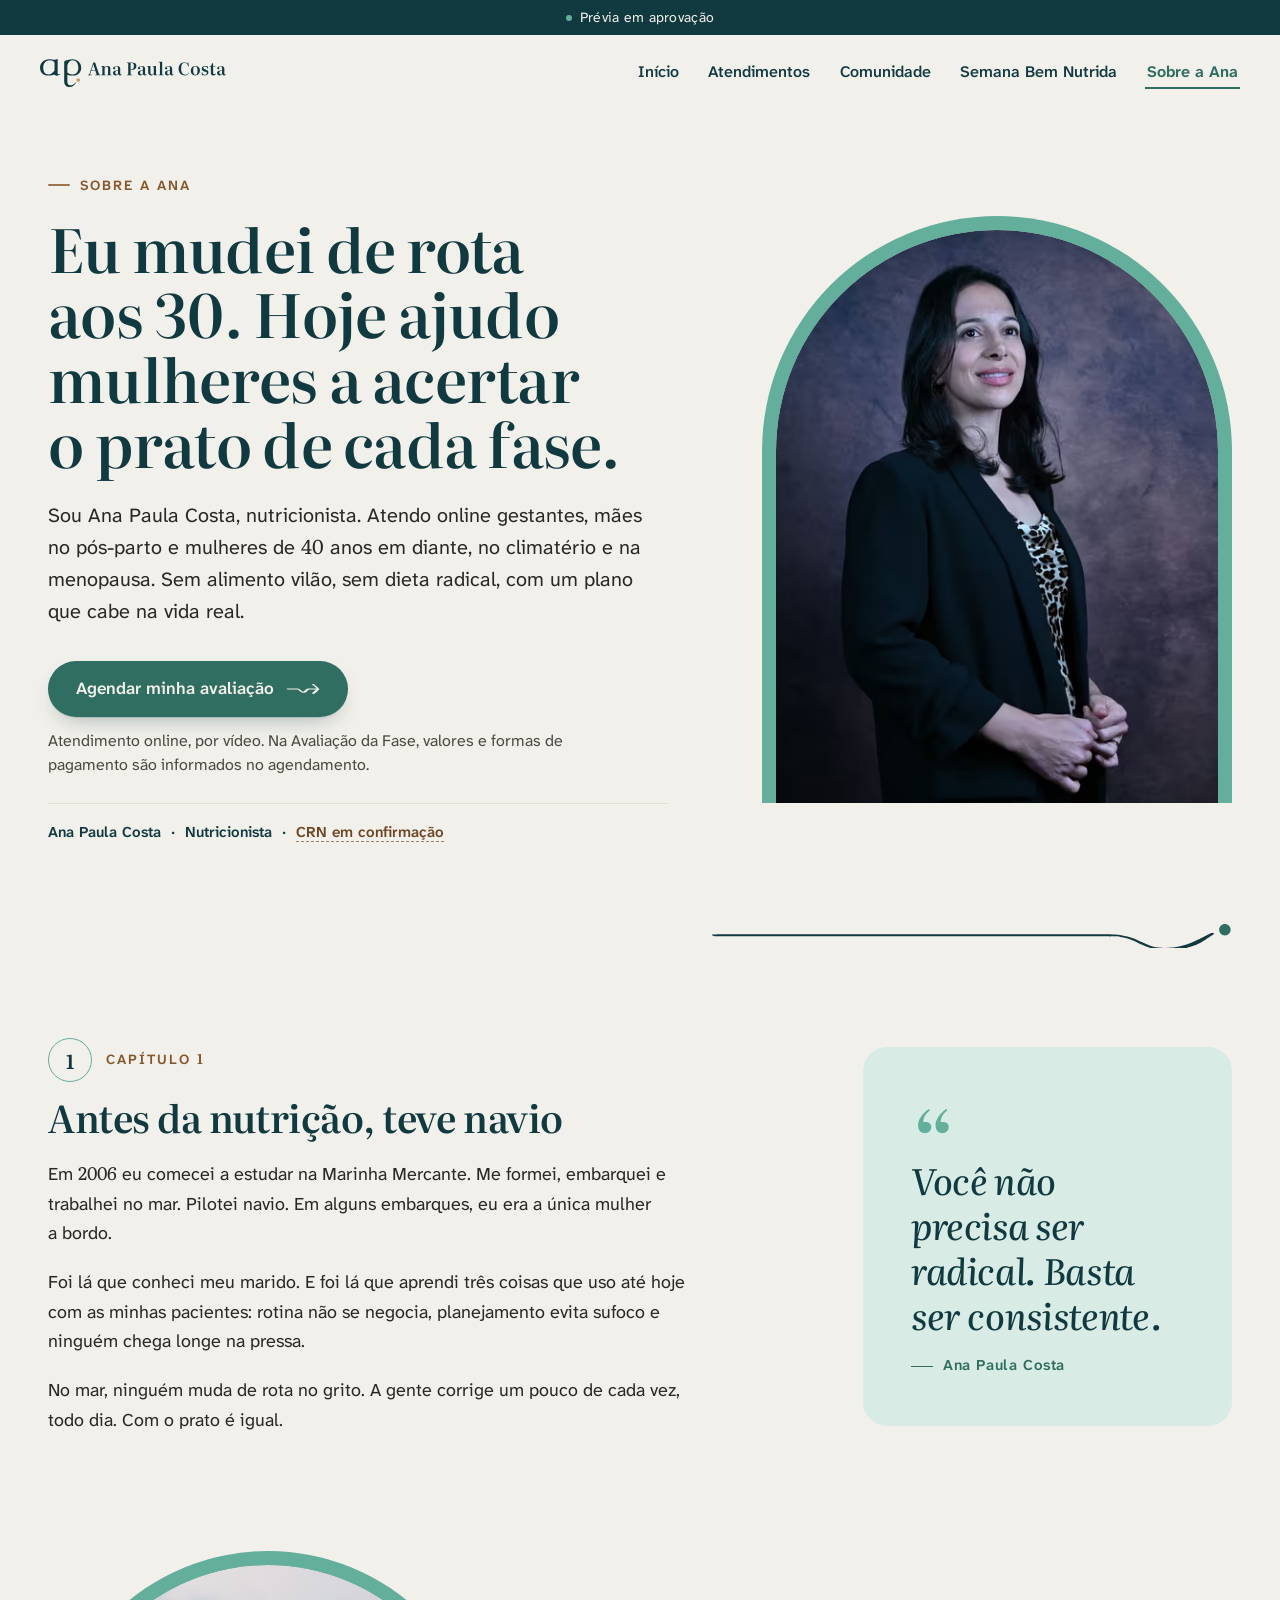
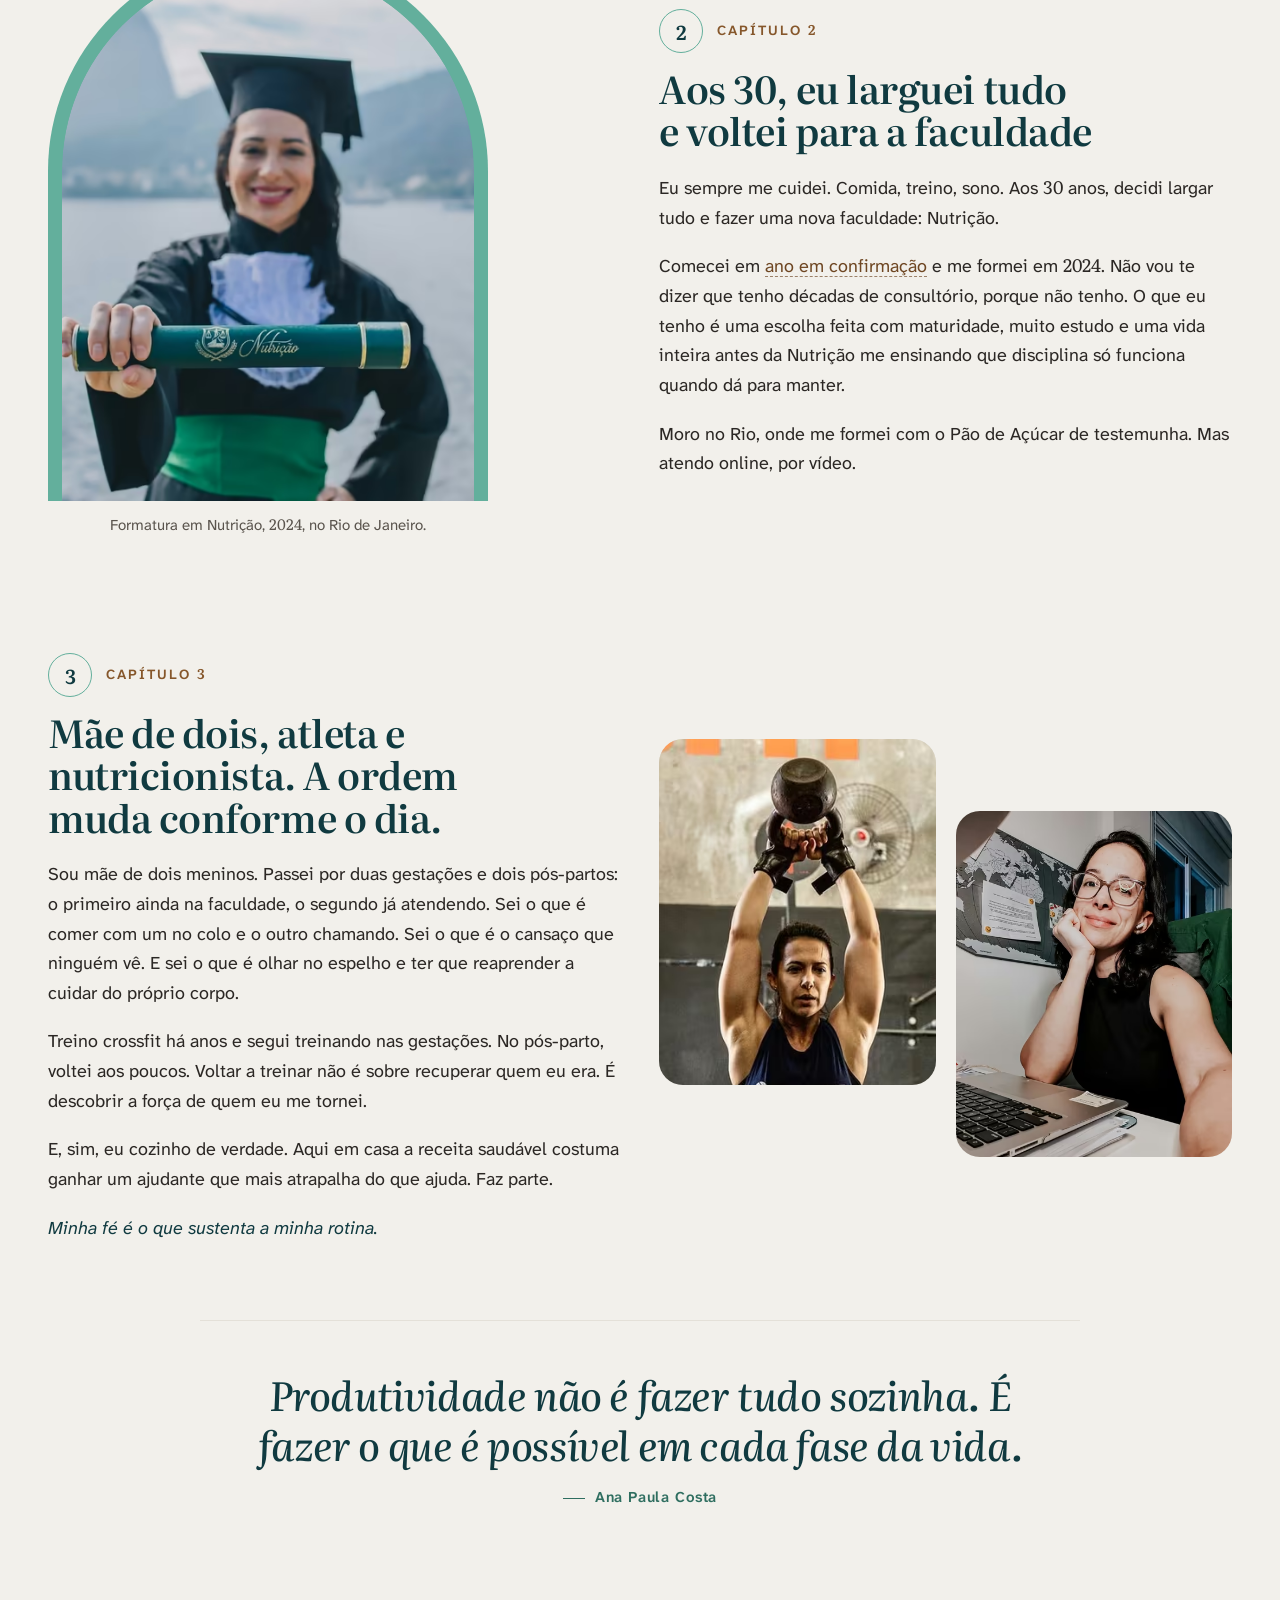
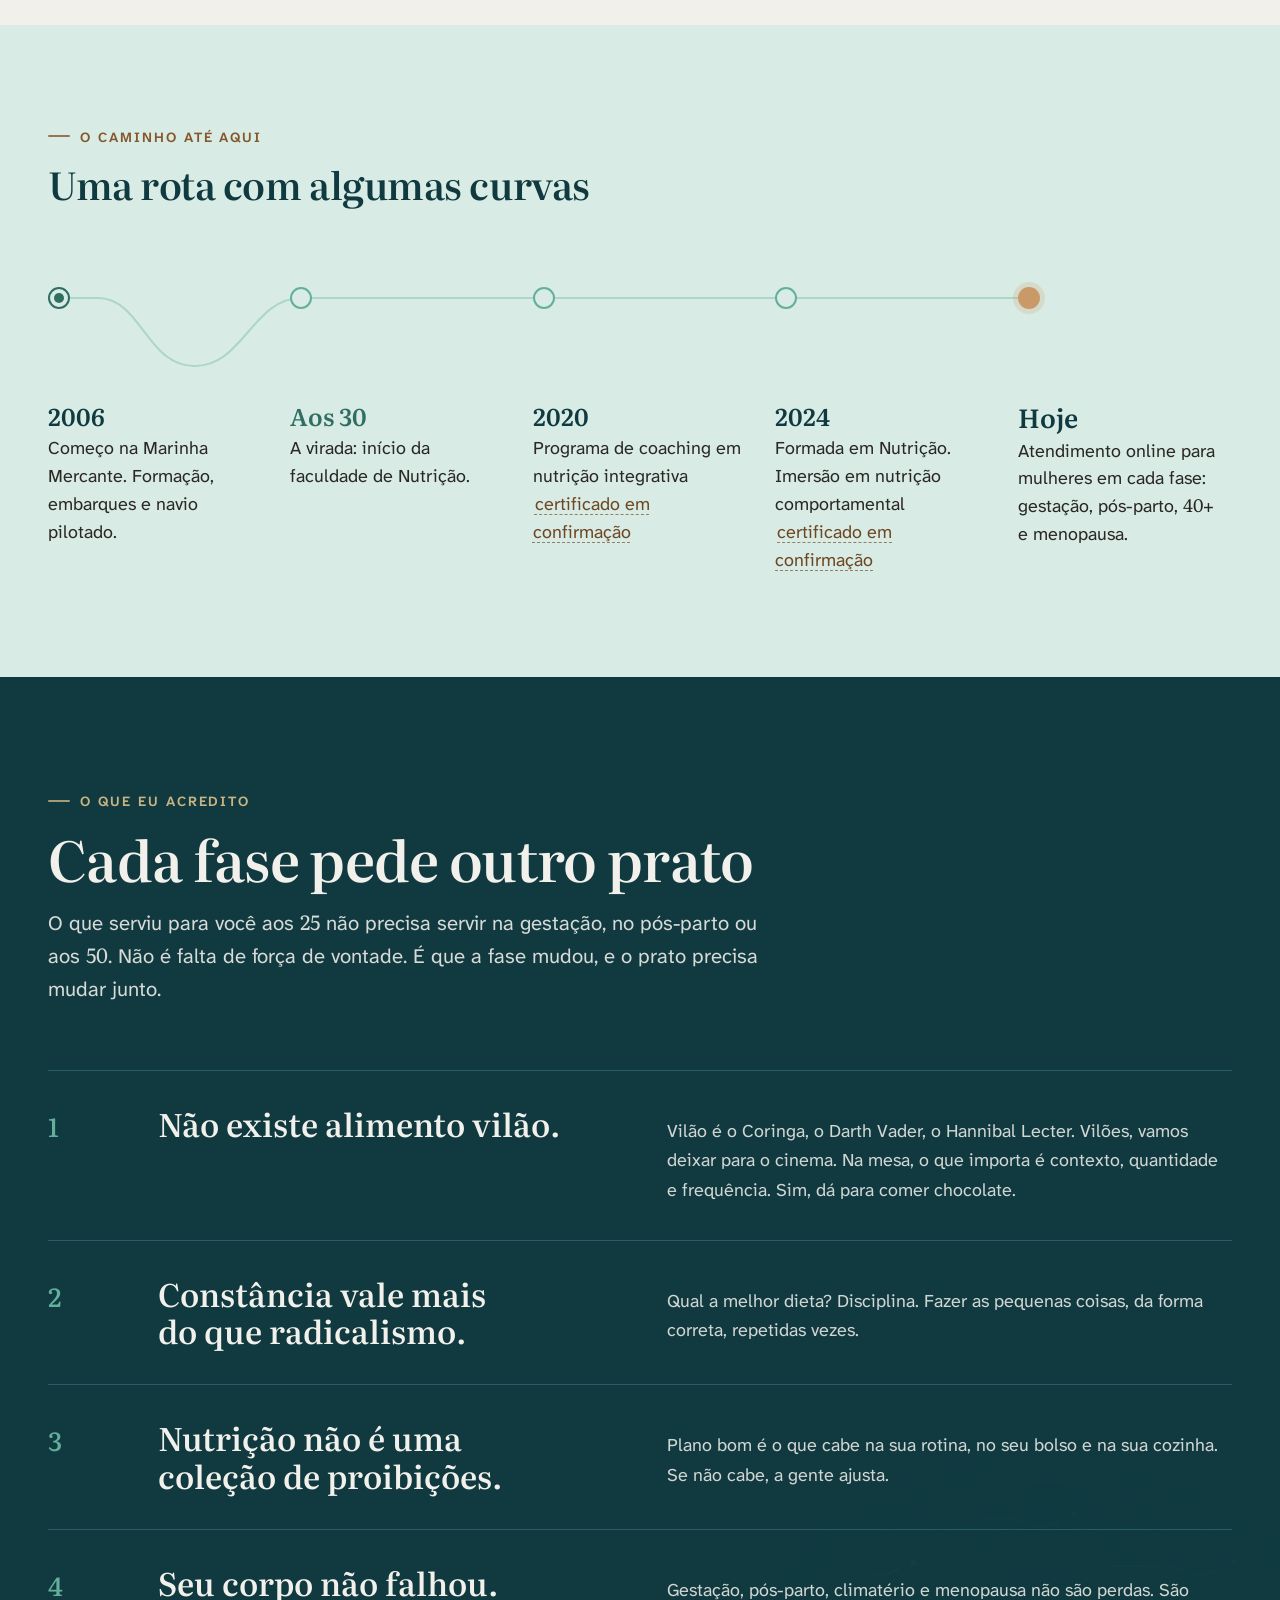
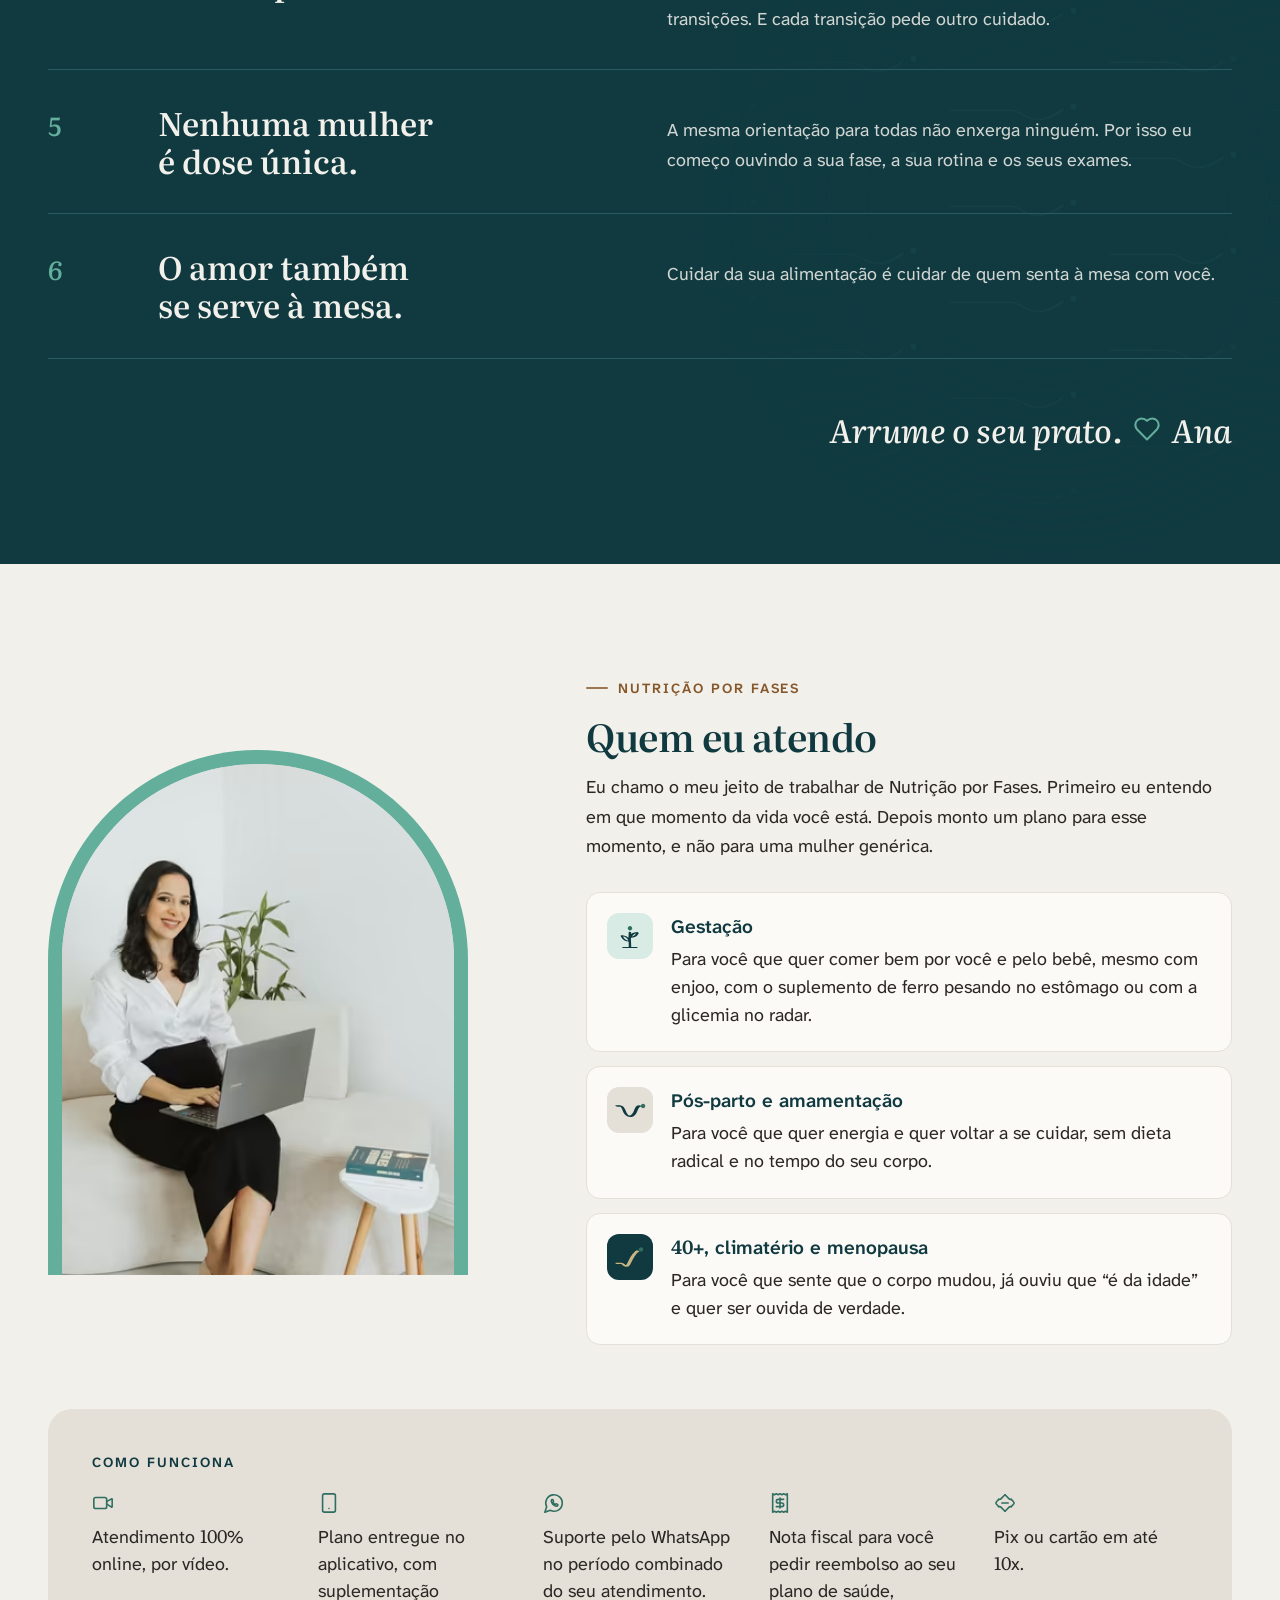
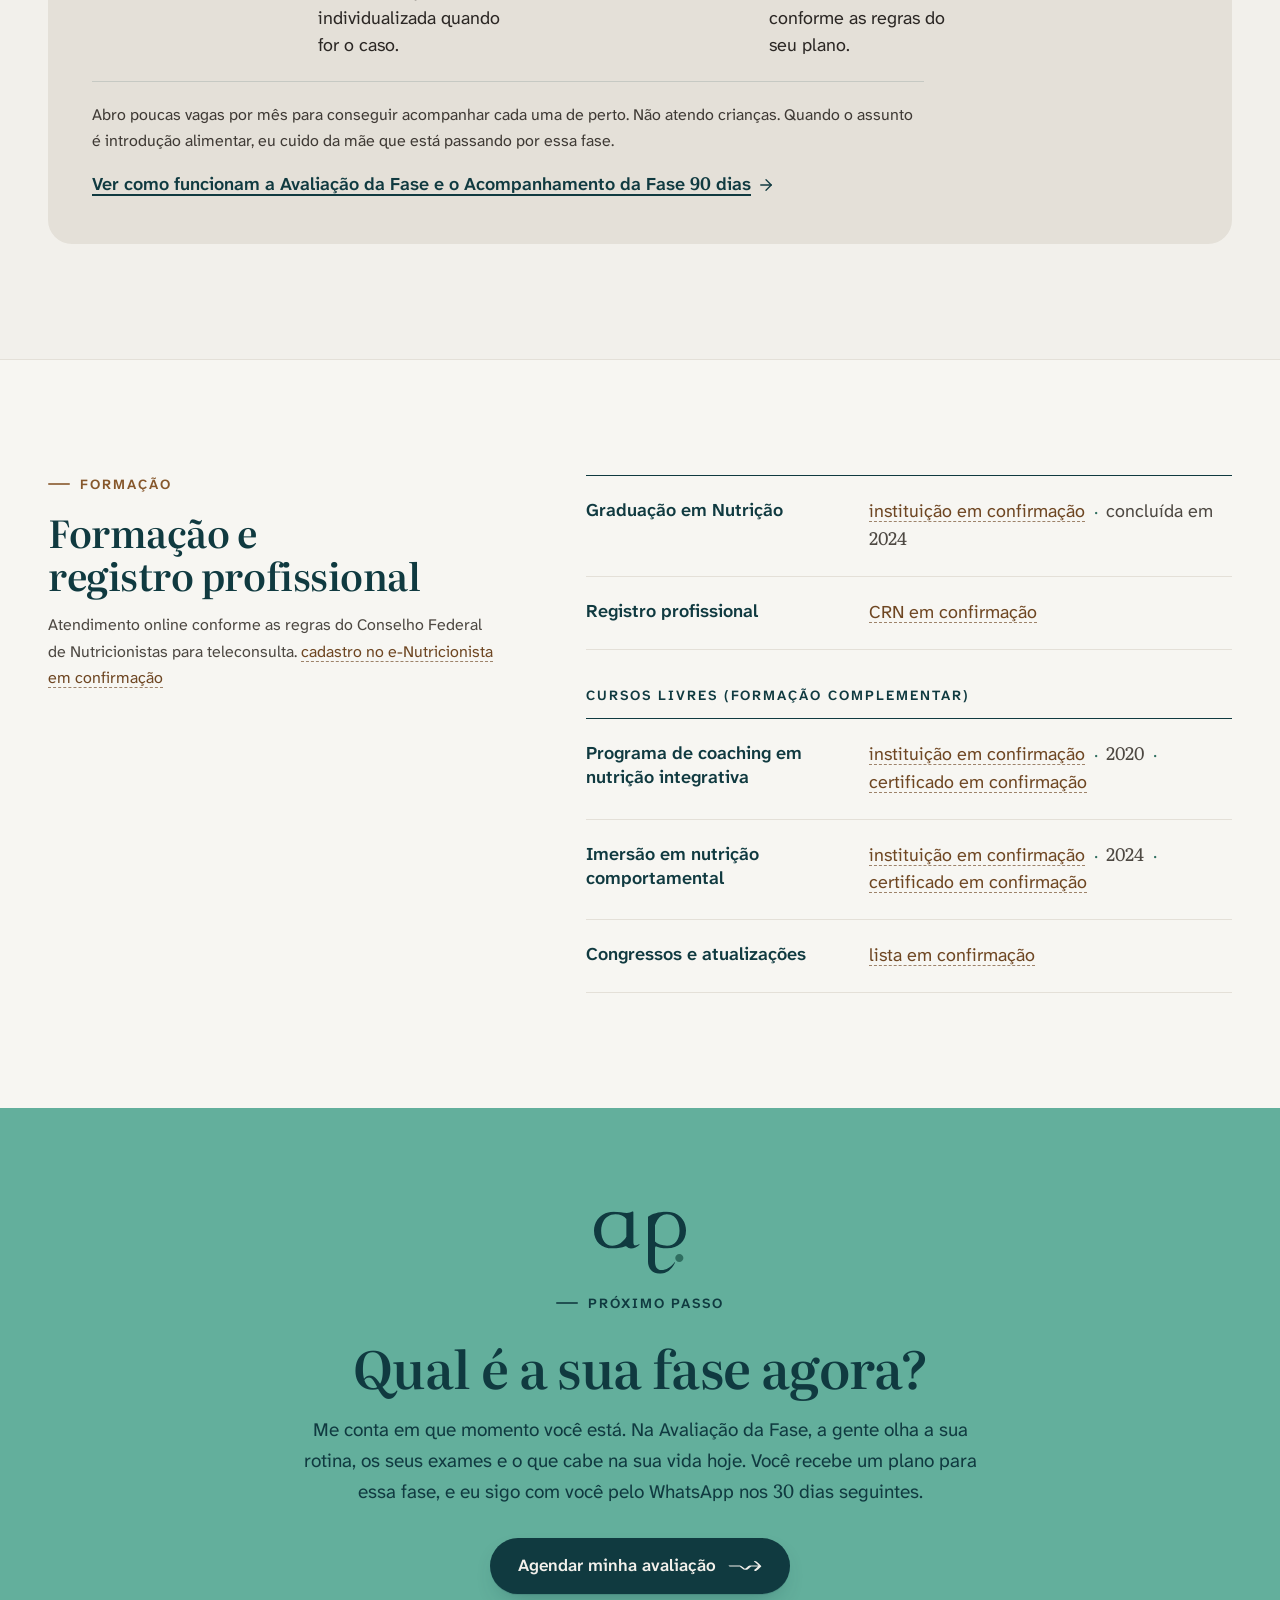
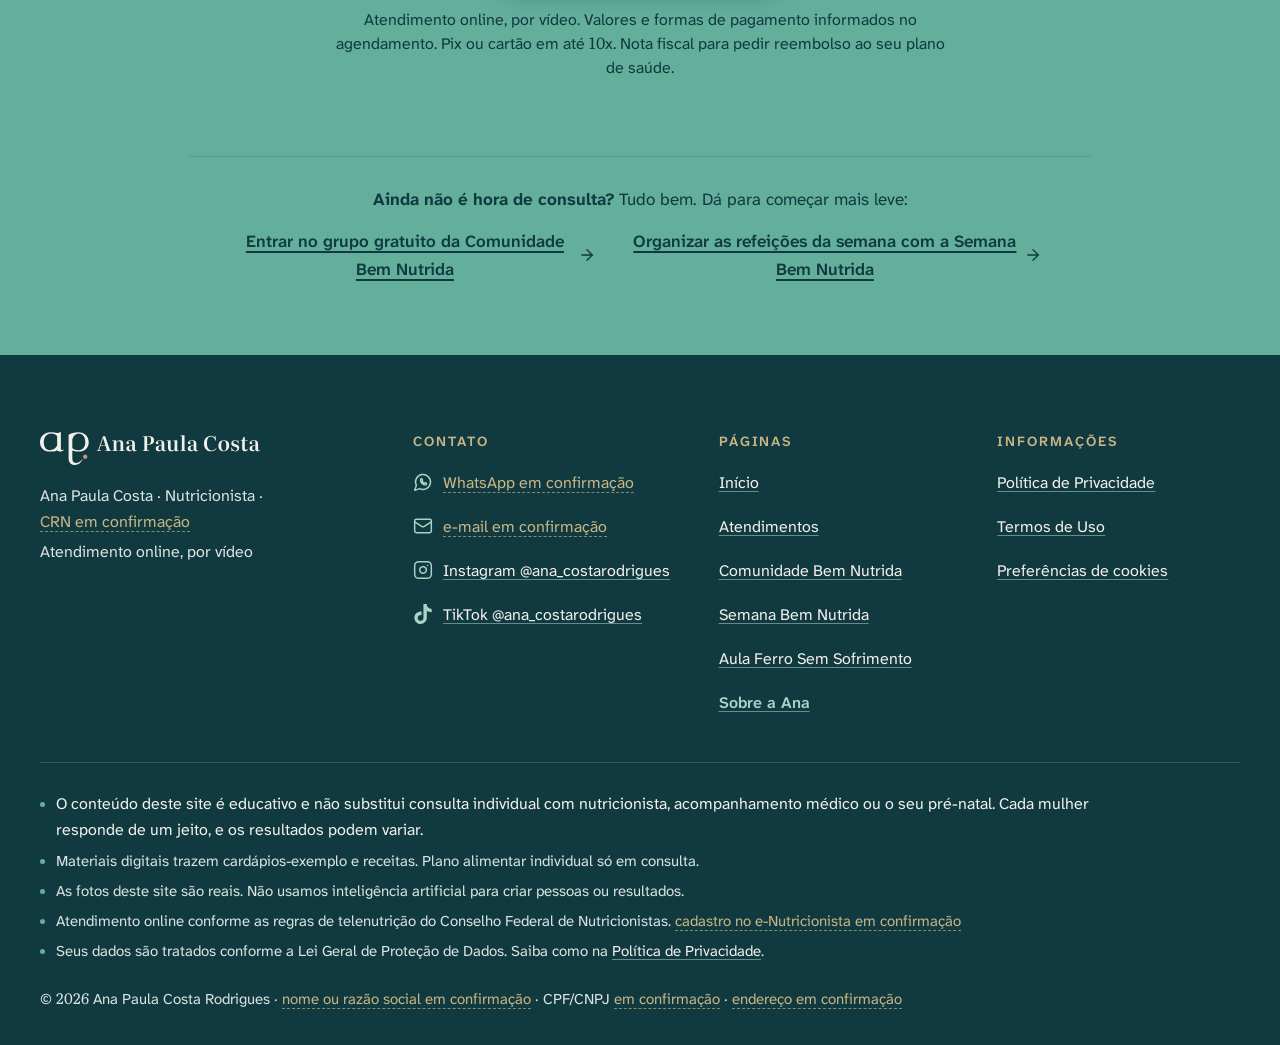
<file: sobre.html>
<!doctype html>
<html lang="pt-BR">
<head>
<meta charset="utf-8">
<meta name="viewport" content="width=device-width, initial-scale=1, viewport-fit=cover">
<title>Sobre a Ana Paula Costa · Nutricionista · Gestação, pós-parto e saúde da mulher 40+</title>
<meta name="description" content="Da Marinha Mercante à Nutrição aos 30. Ana Paula Costa é nutricionista, mãe de dois e atleta, e atende online gestantes, mães no pós-parto e mulheres 40+.">
<meta name="robots" content="noindex, nofollow">
<meta name="theme-color" content="#103A40">
<link rel="canonical" href="https://rafaelnasch.github.io/ana-costa-site/sobre.html">

<meta property="og:type" content="profile">
<meta property="og:locale" content="pt_BR">
<meta property="og:site_name" content="Ana Paula Costa · Nutricionista">
<meta property="og:title" content="Sobre a Ana Paula Costa · Nutricionista">
<meta property="og:description" content="Da Marinha Mercante à Nutrição aos 30. Nutricionista, mãe de dois e atleta, atende online gestantes, mães no pós-parto e mulheres 40+.">
<meta property="og:url" content="https://rafaelnasch.github.io/ana-costa-site/sobre.html">
<meta property="og:image" content="https://rafaelnasch.github.io/ana-costa-site/assets/img/og-image.png">
<meta property="og:image:width" content="1200">
<meta property="og:image:height" content="630">
<meta property="og:image:alt" content="Monograma ap. de Ana Paula Costa, nutricionista, com o traço da rota e o ponto caramelo">
<meta property="profile:first_name" content="Ana Paula">
<meta property="profile:last_name" content="Costa">
<meta name="twitter:card" content="summary_large_image">

<link rel="icon" href="assets/marca/fav/favicon.svg" type="image/svg+xml">
<link rel="icon" href="assets/marca/fav/favicon-32.png" sizes="32x32" type="image/png">
<link rel="apple-touch-icon" href="assets/marca/fav/apple-touch-icon.png">
<link rel="manifest" href="manifest.webmanifest">

<link rel="preload" href="assets/fonts/literata-var.woff2" as="font" type="font/woff2" crossorigin>
<link rel="preload" href="assets/fonts/atkinson-next-var.woff2" as="font" type="font/woff2" crossorigin>
<link rel="preload" as="image" type="image/avif" media="(min-width: 900px)" imagesrcset="assets/img/fotos/retrato-evento-bracos-480.avif 480w, assets/img/fotos/retrato-evento-bracos-800.avif 800w, assets/img/fotos/retrato-evento-bracos-1200.avif 1200w, assets/img/fotos/retrato-evento-bracos-1367.avif 1367w" imagesizes="(min-width: 1240px) 470px, 40vw">
<link rel="stylesheet" href="assets/css/tokens.css">
<link rel="stylesheet" href="assets/css/pagina-sobre.css">
<link rel="stylesheet" href="assets/css/site.css">

<script type="application/ld+json" id="ld-sobre">
{
  "@context": "https://schema.org",
  "@graph": [
    {
      "@type": "AboutPage",
      "@id": "https://rafaelnasch.github.io/ana-costa-site/sobre.html#pagina",
      "url": "https://rafaelnasch.github.io/ana-costa-site/sobre.html",
      "name": "Sobre a Ana Paula Costa · Nutricionista",
      "inLanguage": "pt-BR",
      "about": {"@id": "https://rafaelnasch.github.io/ana-costa-site/#ana"},
      "mainEntity": {"@id": "https://rafaelnasch.github.io/ana-costa-site/#ana"},
      "breadcrumb": {
        "@type": "BreadcrumbList",
        "itemListElement": [
          {"@type": "ListItem", "position": 1, "name": "Início", "item": "https://rafaelnasch.github.io/ana-costa-site/"},
          {"@type": "ListItem", "position": 2, "name": "Sobre a Ana", "item": "https://rafaelnasch.github.io/ana-costa-site/sobre.html"}
        ]
      }
    },
    {
      "@type": "Person",
      "@id": "https://rafaelnasch.github.io/ana-costa-site/#ana",
      "name": "Ana Paula Costa",
      "jobTitle": "Nutricionista",
      "description": "Nutricionista formada em 2024, ex-Marinha Mercante, mãe de dois e atleta de crossfit. Atende online mulheres na gestação, no pós-parto e amamentação, e depois dos 40, no climatério e na menopausa.",
      "knowsAbout": ["Nutrição na gestação", "Nutrição no pós-parto e na amamentação", "Nutrição no climatério e na menopausa"],
      "homeLocation": {"@type": "Place", "name": "Rio de Janeiro, RJ"},
      "sameAs": ["https://www.instagram.com/ana_costarodrigues/", "https://www.tiktok.com/@ana_costarodrigues"],
      "image": "https://rafaelnasch.github.io/ana-costa-site/assets/img/fotos/retrato-evento-bracos-800.webp",
      "url": "https://rafaelnasch.github.io/ana-costa-site/sobre.html",
      "worksFor": {"@id": "https://rafaelnasch.github.io/ana-costa-site/#servico"}
    },
    {
      "@type": "ProfessionalService",
      "@id": "https://rafaelnasch.github.io/ana-costa-site/#servico",
      "name": "Ana Paula Costa · Nutricionista",
      "description": "Atendimento nutricional online, por vídeo, para mulheres na gestação, no pós-parto e amamentação, e depois dos 40 e na menopausa.",
      "url": "https://rafaelnasch.github.io/ana-costa-site/",
      "founder": {"@id": "https://rafaelnasch.github.io/ana-costa-site/#ana"},
      "availableLanguage": "pt-BR",
      "paymentAccepted": "Pix, cartão de crédito",
      "image": "https://rafaelnasch.github.io/ana-costa-site/assets/img/og-image.png"
    }
  ]
}
</script>
<script src="assets/js/config.js"></script>
<script>document.documentElement.classList.add("js");window.dataLayer=window.dataLayer||[];</script>
</head>
<body class="pg-sobre" data-fase="pos-parto">
<!-- site:topo -->
<a class="site-pular" href="#conteudo">Pular para o conteúdo</a>
<div class="site-previa" id="faixa-previa" role="note"><span>Prévia em aprovação</span></div>
<header class="site-topo">
  <div class="site-wrap site-topo__linha">
    <a class="site-topo__logo" href="./" aria-label="Ana Paula Costa · Nutricionista, página inicial">
      <img src="assets/marca/logo-horizontal-reduzida-cor.svg" width="186" height="28" alt="">
    </a>
    <button class="site-topo__menu" type="button" aria-expanded="false" aria-controls="menu-site">
      <svg class="i-abrir" aria-hidden="true" focusable="false"><use href="assets/marca/sprite.svg#ui-menu"/></svg>
      <svg class="i-fechar" aria-hidden="true" focusable="false"><use href="assets/marca/sprite.svg#ui-x"/></svg>
      <span>Menu</span>
    </button>
    <nav class="site-nav" id="menu-site" aria-label="Principal">
      <ul class="site-nav__lista">
        <li><a class="site-nav__link" href="./">Início</a></li>
        <li><a class="site-nav__link" href="atendimentos.html">Atendimentos</a></li>
        <li><a class="site-nav__link" href="comunidade.html">Comunidade</a></li>
        <li><a class="site-nav__link" href="semana-bem-nutrida.html">Semana Bem Nutrida</a></li>
        <li><a class="site-nav__link" href="sobre.html" aria-current="page">Sobre a Ana</a></li>
      </ul>
      <div class="site-nav__extra">
        <a class="site-nav__cta" href="atendimentos.html#agendar" data-agendar>Agendar minha avaliação<svg viewBox="0 0 57.28 18.68" aria-hidden="true" focusable="false"><use href="assets/marca/sprite.svg#rota-seta"/></svg></a>
        <p class="site-nav__redes"><a href="https://www.instagram.com/ana_costarodrigues/" rel="noopener" aria-label="Instagram @ana_costarodrigues"><svg aria-hidden="true" focusable="false"><use href="assets/marca/sprite.svg#ui-instagram"/></svg></a><a href="https://www.tiktok.com/@ana_costarodrigues" rel="noopener" aria-label="TikTok @ana_costarodrigues"><svg class="preenchido" aria-hidden="true" focusable="false"><use href="assets/marca/sprite.svg#ui-tiktok"/></svg></a><span>@ana_costarodrigues</span></p>
      </div>
    </nav>
  </div>
</header>
<!-- /site:topo -->

<main id="conteudo">

<!-- 1 · Topo -->
<section class="sb-hero" aria-labelledby="titulo-topo">
  <div class="sb-wrap sb-hero-grade">
    <div class="sb-hero-texto">
      <p class="rotulo">Sobre a Ana</p>
      <h1 id="titulo-topo">Eu mudei de rota aos 30. Hoje ajudo mulheres a acertar o prato de cada fase.</h1>
      <p class="sb-lead">Sou Ana Paula Costa, nutricionista. Atendo online gestantes, mães no pós-parto e mulheres de 40 anos em diante, no climatério e na menopausa. Sem alimento vilão, sem dieta radical, com um plano que cabe na vida real.</p>
      <div class="sb-acao" id="cta-topo">
        <a class="sb-botao" href="atendimentos.html#agendar" data-agendar data-posicao="topo">Agendar minha avaliação <svg class="sb-seta" aria-hidden="true"><use href="assets/marca/sprite.svg#rota-seta"/></svg></a>
        <p class="sb-micro">Atendimento online, por vídeo. Na Avaliação da Fase, valores e formas de pagamento são informados no agendamento.</p>
      </div>
      <p class="sb-id"><span>Ana Paula Costa</span><span aria-hidden="true">·</span><span>Nutricionista</span><span aria-hidden="true">·</span><span data-crn>CRN em confirmação</span></p>
    </div>
    <figure class="sb-hero-foto">
      <div class="arco sb-arco">
        <picture><source type="image/avif" srcset="assets/img/fotos/retrato-evento-bracos-480.avif 480w, assets/img/fotos/retrato-evento-bracos-800.avif 800w, assets/img/fotos/retrato-evento-bracos-1200.avif 1200w, assets/img/fotos/retrato-evento-bracos-1367.avif 1367w" sizes="(min-width: 1240px) 470px, (min-width: 900px) 40vw, 86vw"><source type="image/webp" srcset="assets/img/fotos/retrato-evento-bracos-480.webp 480w, assets/img/fotos/retrato-evento-bracos-800.webp 800w, assets/img/fotos/retrato-evento-bracos-1200.webp 1200w, assets/img/fotos/retrato-evento-bracos-1367.webp 1367w" sizes="(min-width: 1240px) 470px, (min-width: 900px) 40vw, 86vw"><img src="assets/img/fotos/retrato-evento-bracos-800.webp" width="1367" height="1709" alt="Retrato de Ana Paula Costa sorrindo, de blazer preto e braços cruzados, diante de um fundo escuro" fetchpriority="high" decoding="async"></picture>
      </div>
    </figure>
  </div>
  <div class="sb-wrap">
    <svg class="sb-rota-hero" viewBox="0 -3.6 600 32.14" aria-hidden="true" focusable="false"><use href="assets/marca/sprite.svg#rota-divisor"/></svg>
  </div>
</section>

<!-- 2 · Capítulo 1: o mar -->
<section class="sb-cap sb-cap-1" aria-labelledby="titulo-cap1">
  <div class="sb-wrap sb-cap-grade">
    <div class="sb-cap-texto">
      <p class="sb-cap-marca"><span class="sb-cap-num">1</span><span class="rotulo">Capítulo 1</span></p>
      <h2 id="titulo-cap1">Antes da nutrição, teve navio</h2>
      <p>Em 2006 eu comecei a estudar na Marinha Mercante. Me formei, embarquei e trabalhei no mar. Pilotei navio. Em alguns embarques, eu era a única mulher a bordo.</p>
      <p>Foi lá que conheci meu marido. E foi lá que aprendi três coisas que uso até hoje com as minhas pacientes: rotina não se negocia, planejamento evita sufoco e ninguém chega longe na pressa.</p>
      <p>No mar, ninguém muda de rota no grito. A gente corrige um pouco de cada vez, todo dia. Com o prato é igual.</p>
    </div>
    <figure class="sb-citacao sb-citacao-mar">
      <span class="sb-aspas" aria-hidden="true">“</span>
      <blockquote><p>Você não precisa ser radical. Basta ser consistente.</p></blockquote>
      <figcaption>Ana Paula Costa</figcaption>
    </figure>
  </div>
</section>

<!-- 3 · Capítulo 2: a virada -->
<section class="sb-cap sb-cap-2" aria-labelledby="titulo-cap2">
  <div class="sb-wrap sb-cap-grade sb-cap-grade-inv">
    <figure class="sb-cap-foto">
      <div class="arco sb-arco sb-arco-bruma">
        <picture>
          <source type="image/avif" srcset="assets/img/fotos/formatura-480.avif 480w, assets/img/fotos/formatura-800.avif 800w, assets/img/fotos/formatura-1152.avif 1152w" sizes="(min-width: 1240px) 440px, (min-width: 900px) 36vw, 86vw">
          <source type="image/webp" srcset="assets/img/fotos/formatura-480.webp 480w, assets/img/fotos/formatura-800.webp 800w, assets/img/fotos/formatura-1152.webp 1152w" sizes="(min-width: 1240px) 440px, (min-width: 900px) 36vw, 86vw">
          <img src="assets/img/fotos/formatura-800.webp" width="1152" height="1440" alt="Ana Paula Costa de beca, segurando o diploma de Nutrição, com o Pão de Açúcar ao fundo" loading="lazy" decoding="async">
        </picture>
      </div>
      <figcaption>Formatura em Nutrição, 2024, no Rio de Janeiro.</figcaption>
    </figure>
    <div class="sb-cap-texto">
      <p class="sb-cap-marca"><span class="sb-cap-num">2</span><span class="rotulo">Capítulo 2</span></p>
      <h2 id="titulo-cap2">Aos 30, eu larguei tudo e voltei para a faculdade</h2>
      <p>Eu sempre me cuidei. Comida, treino, sono. <span data-cfg-frase="motivoVirada" data-pendente="Frase da Ana sobre por que escolheu a Nutrição, em confirmação"></span> Aos 30 anos, decidi largar tudo e fazer uma nova faculdade: Nutrição.</p>
      <p>Comecei em <span data-cfg="anoInicioFaculdade" data-pendente="ano em confirmação">ano em confirmação</span> e me formei em 2024. Não vou te dizer que tenho décadas de consultório, porque não tenho. O que eu tenho é uma escolha feita com maturidade, muito estudo e uma vida inteira antes da Nutrição me ensinando que disciplina só funciona quando dá para manter.</p>
      <p>Moro no Rio, onde me formei com o Pão de Açúcar de testemunha. Mas atendo online, por vídeo.<span data-trava="atendeOutrasCidades" hidden> Então você pode estar em qualquer cidade do Brasil.</span></p>
    </div>
  </div>
</section>

<!-- 4 · Capítulo 3: as fases que eu vivo -->
<section class="sb-cap sb-cap-3" aria-labelledby="titulo-cap3">
  <div class="sb-wrap sb-cap-grade sb-cap-grade-3">
    <div class="sb-cap-texto">
      <p class="sb-cap-marca"><span class="sb-cap-num">3</span><span class="rotulo">Capítulo 3</span></p>
      <h2 id="titulo-cap3">Mãe de dois, atleta e nutricionista. A ordem muda conforme o dia.</h2>
      <p><span data-filhos="sim" hidden>Sou mãe do Tomás e do Antônio.</span><span data-filhos="nao">Sou mãe de dois meninos.</span> Passei por duas gestações e dois pós-partos: o primeiro ainda na faculdade, o segundo já atendendo. Sei o que é comer com um no colo e o outro chamando. Sei o que é o cansaço que ninguém vê. E sei o que é olhar no espelho e ter que reaprender a cuidar do próprio corpo.</p>
      <p>Treino crossfit há anos e segui treinando nas gestações. No pós-parto, voltei aos poucos. Voltar a treinar não é sobre recuperar quem eu era. É descobrir a força de quem eu me tornei.</p>
      <p>E, sim, eu cozinho de verdade. Aqui em casa a receita saudável costuma ganhar um ajudante que mais atrapalha do que ajuda. Faz parte.</p>
      <p class="sb-fe" data-fe>Minha fé é o que sustenta a minha rotina.</p>
    </div>
    <div class="sb-cap3-fotos">
      <figure class="sb-foto-a">
        <picture>
          <source type="image/avif" srcset="assets/img/fotos/crossfit-320.avif 320w, assets/img/fotos/crossfit-432.avif 432w" sizes="(min-width: 900px) 22vw, 44vw">
          <source type="image/webp" srcset="assets/img/fotos/crossfit-320.webp 320w, assets/img/fotos/crossfit-432.webp 432w" sizes="(min-width: 900px) 22vw, 44vw">
          <img src="assets/img/fotos/crossfit-432.webp" width="432" height="576" alt="Ana Paula Costa no box de crossfit, de regata azul-marinho, erguendo um kettlebell acima da cabeça com os braços estendidos" loading="lazy" decoding="async">
        </picture>
      </figure>
      <figure class="sb-foto-b">
        <picture><source type="image/avif" srcset="assets/img/fotos/retrato-oculos-480.avif 480w, assets/img/fotos/retrato-oculos-800.avif 800w, assets/img/fotos/retrato-oculos-1200.avif 1200w, assets/img/fotos/retrato-oculos-1600.avif 1600w" sizes="(min-width: 900px) 22vw, 44vw"><source type="image/webp" srcset="assets/img/fotos/retrato-oculos-480.webp 480w, assets/img/fotos/retrato-oculos-800.webp 800w, assets/img/fotos/retrato-oculos-1200.webp 1200w, assets/img/fotos/retrato-oculos-1600.webp 1600w" sizes="(min-width: 900px) 22vw, 44vw"><img src="assets/img/fotos/retrato-oculos-480.webp" width="1600" height="2000" alt="Ana Paula Costa de óculos, sorrindo com a mão no rosto, diante do notebook no escritório, com um mapa-múndi na parede" loading="lazy" decoding="async"></picture>
      </figure>
    </div>
  </div>
  <div class="sb-wrap">
    <figure class="sb-citacao sb-citacao-larga">
      <blockquote><p>Produtividade não é fazer tudo sozinha. É fazer o que é possível em cada fase da vida.</p></blockquote>
      <figcaption>Ana Paula Costa</figcaption>
    </figure>
  </div>
</section>

<!-- 5 · Linha do tempo -->
<section class="sb-linha" aria-labelledby="titulo-linha">
  <div class="sb-wrap">
    <div class="sb-cab">
      <p class="rotulo">O caminho até aqui</p>
      <h2 id="titulo-linha">Uma rota com algumas curvas</h2>
    </div>
    <div class="sb-rota" data-rota>
      <svg class="sb-rota-svg" aria-hidden="true" focusable="false"><path class="sb-rota-trilha"/><path class="sb-rota-traco"/><circle class="sb-rota-ponto" r="7"/></svg>
      <ol class="sb-marcos">
        <li class="sb-marco"><span class="sb-marco-pino" aria-hidden="true"></span><strong class="sb-marco-ano">2006</strong><span class="sb-marco-texto">Começo na Marinha Mercante. Formação, embarques e navio pilotado.</span></li>
        <li class="sb-marco sb-marco-virada"><span class="sb-marco-pino" aria-hidden="true"></span><strong class="sb-marco-ano">Aos 30</strong><span class="sb-marco-texto">A virada: início da faculdade de Nutrição.</span></li>
        <li class="sb-marco"><span class="sb-marco-pino" aria-hidden="true"></span><strong class="sb-marco-ano">2020</strong><span class="sb-marco-texto">Programa de coaching em nutrição integrativa <span class="pendente" data-certificado="cursoCoaching">certificado em confirmação</span></span></li>
        <li class="sb-marco" data-filhos="sim" hidden><span class="sb-marco-pino" aria-hidden="true"></span><strong class="sb-marco-ano">2023</strong><span class="sb-marco-texto">Nasce o Tomás. Minha primeira gestação vivida como estudante de Nutrição.</span></li>
        <li class="sb-marco"><span class="sb-marco-pino" aria-hidden="true"></span><strong class="sb-marco-ano">2024</strong><span class="sb-marco-texto">Formada em Nutrição. Imersão em nutrição comportamental <span class="pendente" data-certificado="cursoImersao">certificado em confirmação</span></span></li>
        <li class="sb-marco" data-filhos="sim" hidden><span class="sb-marco-pino" aria-hidden="true"></span><strong class="sb-marco-ano">2026</strong><span class="sb-marco-texto">Nasce o Antônio. Segundo pós-parto, agora já atendendo.</span></li>
        <li class="sb-marco sb-marco-hoje"><span class="sb-marco-pino" aria-hidden="true"></span><strong class="sb-marco-ano">Hoje</strong><span class="sb-marco-texto">Atendimento online para mulheres em cada fase: gestação, pós-parto, 40+ e menopausa.</span></li>
      </ol>
    </div>
  </div>
</section>

<!-- 6 · Manifesto -->
<section class="sb-manifesto" aria-labelledby="titulo-manifesto">
  <div class="sb-wrap">
    <div class="sb-manifesto-cab">
      <p class="rotulo">O que eu acredito</p>
      <h2 id="titulo-manifesto">Cada fase pede outro prato</h2>
      <p class="sb-manifesto-sub">O que serviu para você aos 25 não precisa servir na gestação, no pós-parto ou aos 50. Não é falta de força de vontade. É que a fase mudou, e o prato precisa mudar junto.</p>
    </div>
    <ol class="sb-principios">
      <li><span class="sb-p-num" aria-hidden="true">1</span><h3>Não existe alimento vilão.</h3><p>Vilão é o Coringa, o Darth Vader, o Hannibal Lecter. Vilões, vamos deixar para o cinema. Na mesa, o que importa é contexto, quantidade e frequência. Sim, dá para comer chocolate.</p></li>
      <li><span class="sb-p-num" aria-hidden="true">2</span><h3>Constância vale mais do que radicalismo.</h3><p>Qual a melhor dieta? Disciplina. Fazer as pequenas coisas, da forma correta, repetidas vezes.</p></li>
      <li><span class="sb-p-num" aria-hidden="true">3</span><h3>Nutrição não é uma coleção de proibições.</h3><p>Plano bom é o que cabe na sua rotina, no seu bolso e na sua cozinha. Se não cabe, a gente ajusta.</p></li>
      <li><span class="sb-p-num" aria-hidden="true">4</span><h3>Seu corpo não falhou.</h3><p>Gestação, pós-parto, climatério e menopausa não são perdas. São transições. E cada transição pede outro cuidado.</p></li>
      <li><span class="sb-p-num" aria-hidden="true">5</span><h3>Nenhuma mulher é dose única.</h3><p>A mesma orientação para todas não enxerga ninguém. Por isso eu começo ouvindo a sua fase, a sua rotina e os seus exames.</p></li>
      <li><span class="sb-p-num" aria-hidden="true">6</span><h3>O amor também se serve à mesa.</h3><p>Cuidar da sua alimentação é cuidar de quem senta à mesa com você.</p></li>
    </ol>
    <p class="sb-assinatura">Arrume o seu prato. <svg class="sb-coracao" role="img" aria-label="com carinho"><use href="assets/marca/sprite.svg#ui-coracao"/></svg> Ana</p>
  </div>
</section>

<!-- 7 · Como eu trabalho -->
<section class="sb-trabalho" aria-labelledby="titulo-trabalho">
  <div class="sb-wrap">
    <div class="sb-trabalho-grade">
      <figure class="sb-trabalho-foto">
        <div class="arco sb-arco sb-arco-salvia">
          <picture><source type="image/avif" srcset="assets/img/fotos/poltrona-notebook-480.avif 480w, assets/img/fotos/poltrona-notebook-800.avif 800w, assets/img/fotos/poltrona-notebook-1200.avif 1200w, assets/img/fotos/poltrona-notebook-1365.avif 1365w" sizes="(min-width: 900px) 34vw, 86vw"><source type="image/webp" srcset="assets/img/fotos/poltrona-notebook-480.webp 480w, assets/img/fotos/poltrona-notebook-800.webp 800w, assets/img/fotos/poltrona-notebook-1200.webp 1200w, assets/img/fotos/poltrona-notebook-1365.webp 1365w" sizes="(min-width: 900px) 34vw, 86vw"><img src="assets/img/fotos/poltrona-notebook-480.webp" width="1365" height="1706" alt="Ana Paula Costa sentada num sofá claro com o notebook, numa sala com planta e luz natural" loading="lazy" decoding="async"></picture>
        </div>
      </figure>
      <div class="sb-trabalho-texto">
        <p class="rotulo">Nutrição por Fases</p>
        <h2 id="titulo-trabalho">Quem eu atendo</h2>
        <p class="sb-trabalho-sub">Eu chamo o meu jeito de trabalhar de Nutrição por Fases. Primeiro eu entendo em que momento da vida você está. Depois monto um plano para esse momento, e não para uma mulher genérica.</p>
        <ul class="sb-fases">
          <li class="sb-fase" data-tom="gestacao">
            <svg class="sb-fase-icone" aria-hidden="true"><use href="assets/marca/sprite.svg#icone-gestacao"/></svg>
            <h3>Gestação</h3>
            <p>Para você que quer comer bem por você e pelo bebê, mesmo com enjoo, com o suplemento de ferro pesando no estômago ou com a glicemia no radar.</p>
          </li>
          <li class="sb-fase" data-tom="pos-parto">
            <svg class="sb-fase-icone" aria-hidden="true"><use href="assets/marca/sprite.svg#icone-pos-parto"/></svg>
            <h3>Pós-parto e amamentação</h3>
            <p>Para você que quer energia e quer voltar a se cuidar, sem dieta radical e no tempo do seu corpo.</p>
          </li>
          <li class="sb-fase" data-tom="40">
            <svg class="sb-fase-icone" aria-hidden="true"><use href="assets/marca/sprite.svg#icone-40-mais"/></svg>
            <h3>40+, climatério e menopausa</h3>
            <p>Para você que sente que o corpo mudou, já ouviu que “é da idade” e quer ser ouvida de verdade.</p>
          </li>
        </ul>
      </div>
    </div>
    <div class="sb-funciona">
      <h3 class="sb-funciona-titulo">Como funciona</h3>
      <ul>
        <li><svg aria-hidden="true"><use href="assets/marca/sprite.svg#ui-video"/></svg><span>Atendimento 100% online, por vídeo.</span></li>
        <li><svg aria-hidden="true"><use href="assets/marca/sprite.svg#ui-smartphone"/></svg><span>Plano entregue no aplicativo, com suplementação individualizada quando for o caso.</span></li>
        <li><svg aria-hidden="true"><use href="assets/marca/sprite.svg#ui-whatsapp"/></svg><span>Suporte pelo WhatsApp no período combinado do seu atendimento.</span></li>
        <li><svg aria-hidden="true"><use href="assets/marca/sprite.svg#ui-nota-fiscal"/></svg><span>Nota fiscal para você pedir reembolso ao seu plano de saúde, conforme as regras do seu plano.</span></li>
        <li><svg aria-hidden="true"><use href="assets/marca/sprite.svg#ui-pix"/></svg><span>Pix ou cartão em até 10x.</span></li>
      </ul>
      <p class="sb-funciona-micro">Abro poucas vagas por mês para conseguir acompanhar cada uma de perto. Não atendo crianças. Quando o assunto é introdução alimentar, eu cuido da mãe que está passando por essa fase.</p>
      <p class="sb-funciona-link"><a class="sb-link link-seta" href="atendimentos.html"><span>Ver como funcionam a Avaliação da Fase e o Acompanhamento da Fase 90 dias</span><svg aria-hidden="true" focusable="false"><use href="assets/marca/sprite.svg#ui-seta-direita"/></svg></a></p>
    </div>
  </div>
</section>

<!-- 8 · Formação e registro -->
<section class="sb-formacao" aria-labelledby="titulo-formacao">
  <div class="sb-wrap sb-formacao-grade">
    <div class="sb-formacao-cab">
      <p class="rotulo">Formação</p>
      <h2 id="titulo-formacao">Formação e registro profissional</h2>
      <p class="sb-formacao-micro" data-enutri>Atendimento online conforme as regras do Conselho Federal de Nutricionistas para teleconsulta.</p>
    </div>
    <div class="sb-credenciais-col">
    <dl class="sb-credenciais">
      <div><dt>Graduação em Nutrição</dt><dd><span data-cfg="instituicaoGraduacao" data-pendente="instituição em confirmação">instituição em confirmação</span><span class="sb-sep" aria-hidden="true"> · </span>concluída em 2024</dd></div>
      <div><dt>Registro profissional</dt><dd><span data-crn>CRN em confirmação</span></dd></div>
    </dl>
    <h3 class="sb-credenciais-sub" data-cursos-titulo>Cursos livres (formação complementar)</h3>
    <dl class="sb-credenciais sb-credenciais--livres" data-cursos-lista>
      <div data-curso="cursoCoaching"><dt>Programa de coaching em nutrição integrativa</dt><dd><span data-curso-inst data-pendente="instituição em confirmação">instituição em confirmação</span><span class="sb-sep" aria-hidden="true"> · </span>2020<span class="sb-sep" aria-hidden="true"> · </span><span class="pendente" data-curso-cert>certificado em confirmação</span></dd></div>
      <div data-curso="cursoImersao"><dt>Imersão em nutrição comportamental</dt><dd><span data-curso-inst data-pendente="instituição em confirmação">instituição em confirmação</span><span class="sb-sep" aria-hidden="true"> · </span>2024<span class="sb-sep" aria-hidden="true"> · </span><span class="pendente" data-curso-cert>certificado em confirmação</span></dd></div>
      <div data-congressos><dt>Congressos e atualizações</dt><dd><span class="pendente">lista em confirmação</span></dd></div>
    </dl>
    </div>
  </div>
</section>

<!-- 9 · Depoimento (só com autorização escrita; sem ele, a seção não aparece) -->
<section class="sb-depoimento" aria-labelledby="titulo-depoimento" data-depoimento hidden>
  <div class="sb-wrap">
    <p class="rotulo">Experiência de quem já passou por aqui</p>
    <h2 id="titulo-depoimento">Como é ser acompanhada pela Ana</h2>
    <figure>
      <blockquote><p data-dep-texto></p></blockquote>
      <figcaption data-dep-autora></figcaption>
    </figure>
  </div>
</section>

<!-- 10 · Chamada final -->
<section class="sb-final" aria-labelledby="titulo-final">
  <div class="sb-wrap sb-final-in">
    <svg class="sb-final-simbolo" viewBox="0 0 133.119 90.634" aria-hidden="true" focusable="false"><use href="assets/marca/sprite.svg#simbolo"/></svg>
    <p class="rotulo">Próximo passo</p>
    <h2 id="titulo-final">Qual é a sua fase agora?</h2>
    <p class="sb-final-corpo">Me conta em que momento você está. Na Avaliação da Fase, a gente olha a sua rotina, os seus exames e o que cabe na sua vida hoje. Você recebe um plano para essa fase, e eu sigo com você pelo WhatsApp nos 30 dias seguintes.</p>
    <a class="sb-botao sb-botao-mar" id="cta-final" href="atendimentos.html#agendar" data-agendar data-posicao="final">Agendar minha avaliação <svg class="sb-seta" aria-hidden="true"><use href="assets/marca/sprite.svg#rota-seta"/></svg></a>
    <p class="sb-micro">Atendimento online, por vídeo. Valores e formas de pagamento informados no agendamento. Pix ou cartão em até 10x. Nota fiscal para pedir reembolso ao seu plano de saúde.</p>
  </div>
</section>

<!-- 11 · Ainda não é hora de consulta? -->
<section class="sb-leve" aria-labelledby="titulo-leve">
  <div class="sb-wrap sb-leve-in">
    <p id="titulo-leve"><strong>Ainda não é hora de consulta?</strong> Tudo bem. Dá para começar mais leve:</p>
    <ul>
      <li><a class="sb-link link-seta" href="comunidade.html"><span>Entrar no grupo gratuito da Comunidade Bem Nutrida</span><svg aria-hidden="true" focusable="false"><use href="assets/marca/sprite.svg#ui-seta-direita"/></svg></a></li>
      <li><a class="sb-link link-seta" href="semana-bem-nutrida.html"><span>Organizar as refeições da semana com a Semana Bem Nutrida</span><svg aria-hidden="true" focusable="false"><use href="assets/marca/sprite.svg#ui-seta-direita"/></svg></a></li>
    </ul>
  </div>
</section>

</main>

<!-- 12 · Rodapé -->
<!-- site:rodape -->
<footer class="site-rodape">
  <div class="site-wrap">
    <div class="site-rodape__grade">
      <div class="site-rodape__marca">
        <img src="assets/marca/logo-horizontal-reduzida-sobre-escuro.svg" width="220" height="33" alt="Ana Paula Costa · Nutricionista" loading="lazy" decoding="async">
        <p class="site-rodape__ident">Ana Paula Costa · Nutricionista · <span class="pendente" data-site-crn>CRN em confirmação</span></p>
        <p>Atendimento online, por vídeo</p>
      </div>
      <div class="site-rodape__col">
        <h2 class="site-rodape__titulo">Contato</h2>
        <ul>
          <li><svg aria-hidden="true" focusable="false"><use href="assets/marca/sprite.svg#ui-whatsapp"/></svg><span class="pendente" data-site-contato="whatsapp">WhatsApp em confirmação</span></li>
          <li><svg aria-hidden="true" focusable="false"><use href="assets/marca/sprite.svg#ui-mail"/></svg><span class="pendente" data-site-contato="email">e-mail em confirmação</span></li>
          <li><svg aria-hidden="true" focusable="false"><use href="assets/marca/sprite.svg#ui-instagram"/></svg><a href="https://www.instagram.com/ana_costarodrigues/" rel="noopener">Instagram @ana_costarodrigues</a></li>
          <li><svg class="preenchido" aria-hidden="true" focusable="false"><use href="assets/marca/sprite.svg#ui-tiktok"/></svg><a href="https://www.tiktok.com/@ana_costarodrigues" rel="noopener">TikTok @ana_costarodrigues</a></li>
        </ul>
      </div>
      <nav class="site-rodape__col" aria-label="Páginas do site">
        <h2 class="site-rodape__titulo">Páginas</h2>
        <ul>
          <li><a href="./">Início</a></li>
          <li><a href="atendimentos.html">Atendimentos</a></li>
          <li><a href="comunidade.html">Comunidade Bem Nutrida</a></li>
          <li><a href="semana-bem-nutrida.html">Semana Bem Nutrida</a></li>
          <li data-site-requer="aulaFerroPronta"><a href="ferro.html">Aula Ferro Sem Sofrimento</a></li>
          <li><a href="sobre.html" aria-current="page">Sobre a Ana</a></li>
        </ul>
      </nav>
      <nav class="site-rodape__col" aria-label="Informações legais">
        <h2 class="site-rodape__titulo">Informações</h2>
        <ul>
          <li><a href="privacidade.html">Política de Privacidade</a></li>
          <li><a href="termos.html">Termos de Uso</a></li>
          <li><button type="button" class="site-rodape__botao" data-site-cookies>Preferências de cookies</button></li>
        </ul>
      </nav>
    </div>
    <div class="site-rodape__avisos">
      <ul>
        <li class="site-rodape__educativo">O conteúdo deste site é educativo e não substitui consulta individual com nutricionista, acompanhamento médico ou o seu pré-natal. Cada mulher responde de um jeito, e os resultados podem variar.</li>
        <li class="site-rodape__so-ferro">Nunca pare ou troque o suplemento receitado por conta própria. Leve suas dúvidas ao pré-natal.</li>
        <li>Materiais digitais trazem cardápios-exemplo e receitas. Plano alimentar individual só em consulta.</li>
        <li>As fotos deste site são reais. Não usamos inteligência artificial para criar pessoas ou resultados.</li>
        <li>Atendimento online conforme as regras de telenutrição do Conselho Federal de Nutricionistas. <span class="pendente" data-site-oculta-se="cadastroENutricionista">cadastro no e-Nutricionista em confirmação</span></li>
        <li>Seus dados são tratados conforme a Lei Geral de Proteção de Dados. Saiba como na <a href="privacidade.html">Política de Privacidade</a>.</li>
      </ul>
      <p class="site-rodape__final">© <span data-site-ano>2026</span> Ana Paula Costa Rodrigues · <span class="pendente" data-site-cfg="nomeVendedor">nome ou razão social em confirmação</span> · CPF/CNPJ <span class="pendente" data-site-cfg="cpfCnpj">em confirmação</span> · <span class="pendente" data-site-cfg="enderecoFiscal">endereço em confirmação</span></p>
    </div>
  </div>
</footer>
<!-- /site:rodape -->

<!-- Barra fixa do celular: aparece quando o botão do topo sai da tela e some perto da chamada final -->
<div class="site-barra" id="barra-celular" aria-hidden="true" inert>
  <a href="atendimentos.html#agendar" data-agendar data-posicao="barra" tabindex="-1">Agendar minha avaliação<svg viewBox="0 0 57.28 18.68" aria-hidden="true" focusable="false"><use href="assets/marca/sprite.svg#rota-seta"/></svg></a>
</div>

<script src="assets/js/site.js" defer></script>
<script src="assets/js/pagina-sobre.js" defer></script>
</body>
</html>
</file>
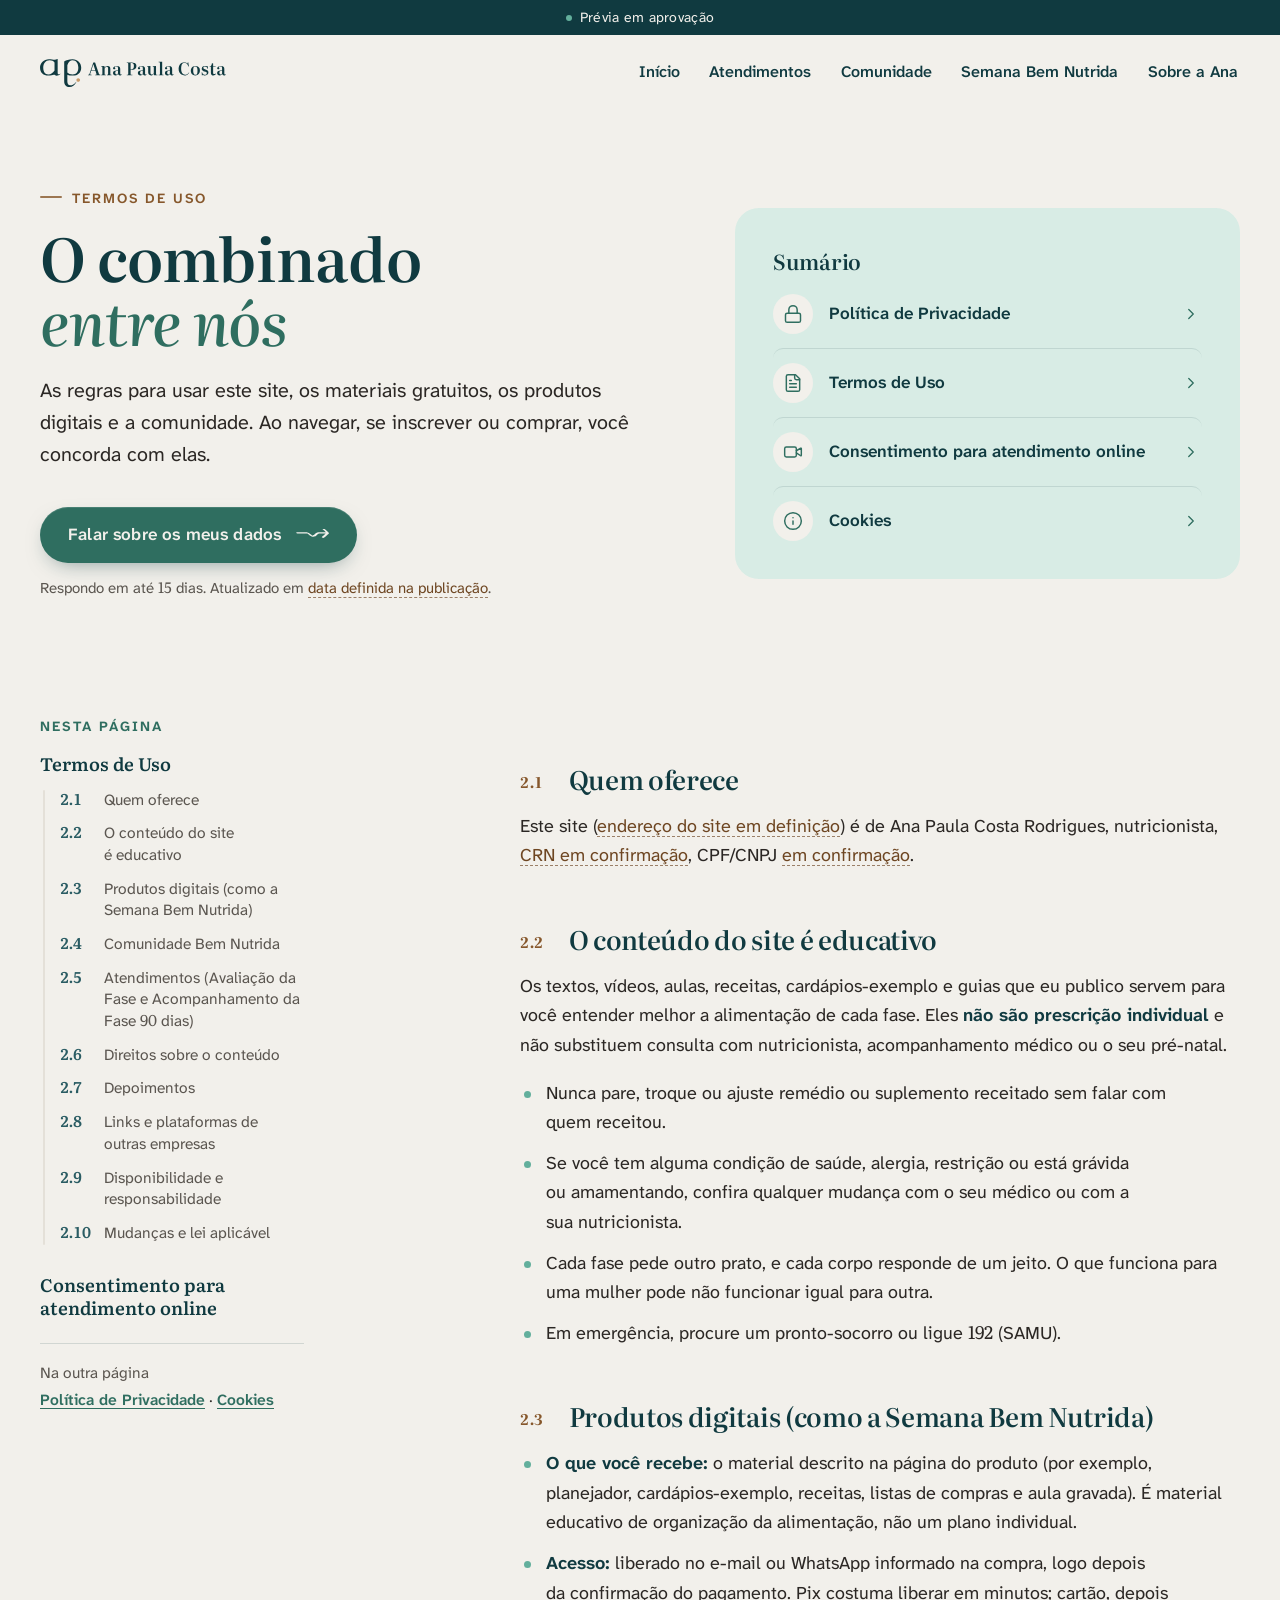
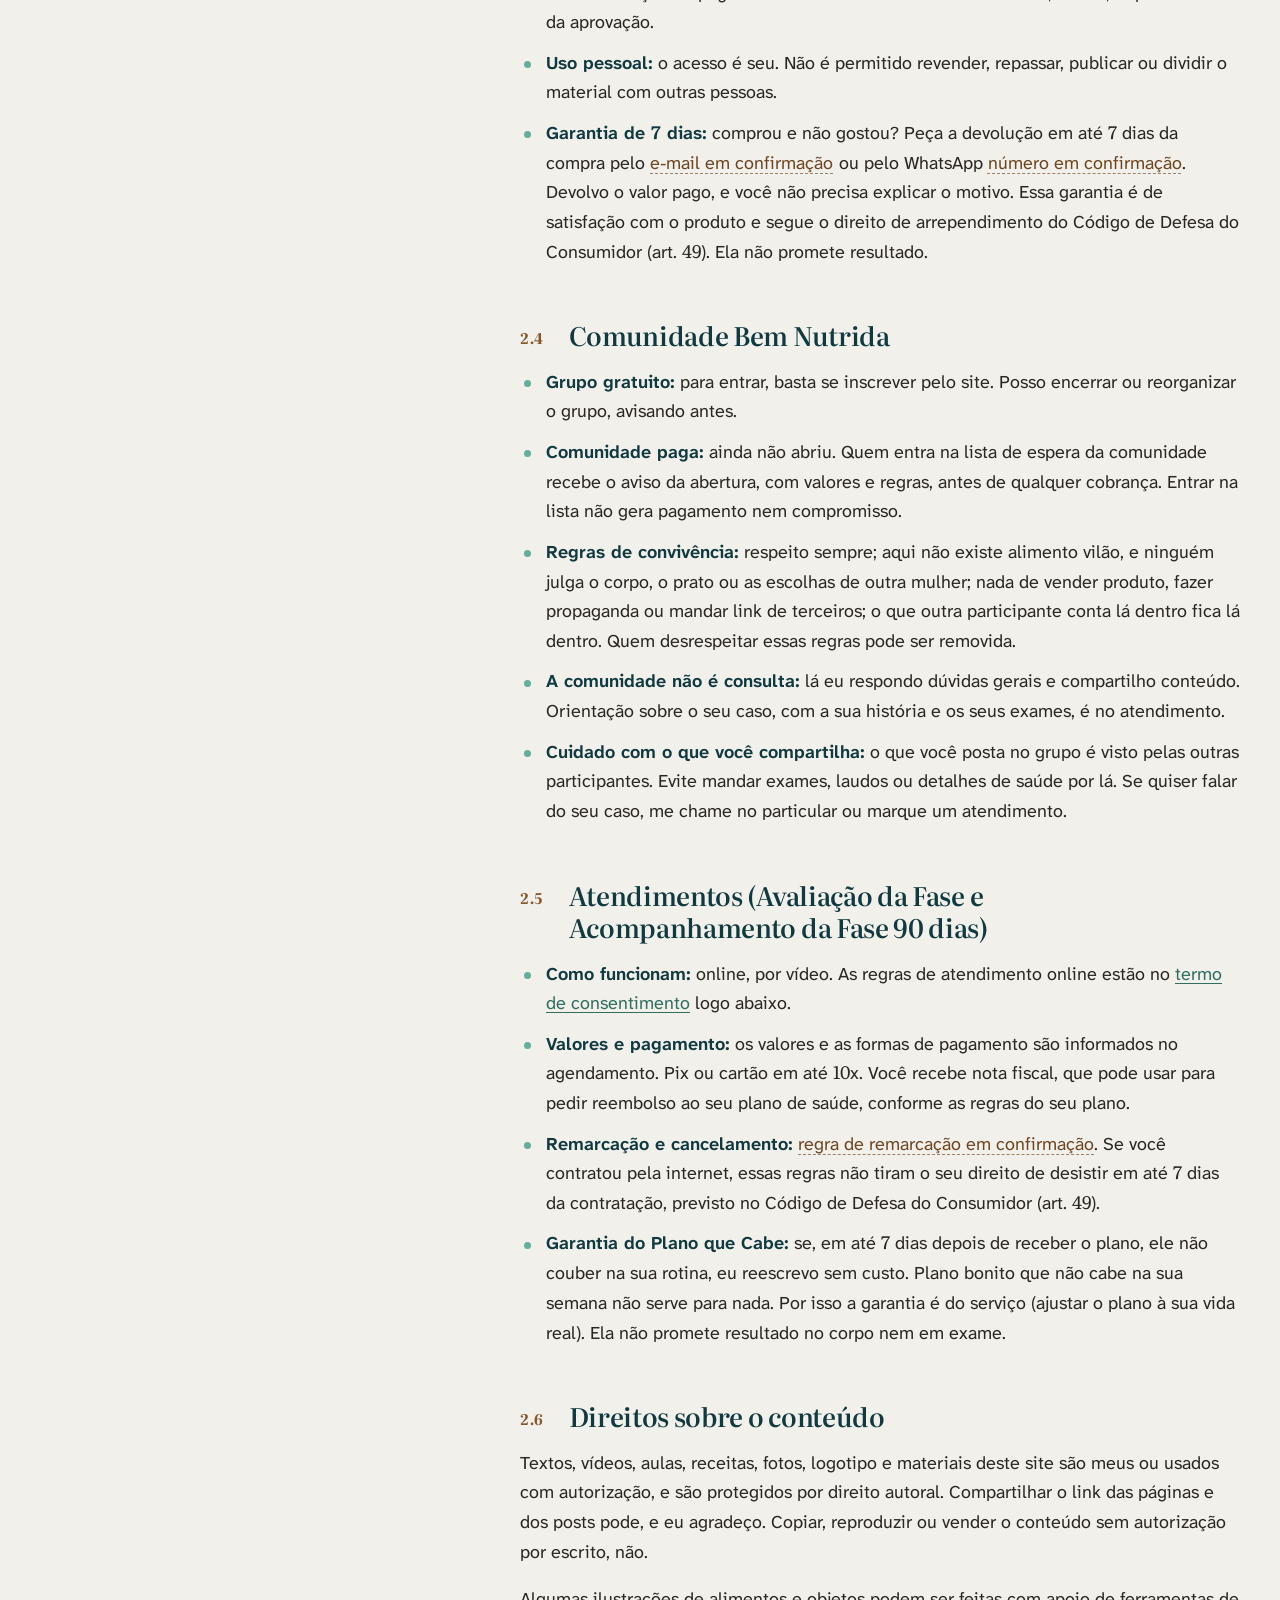
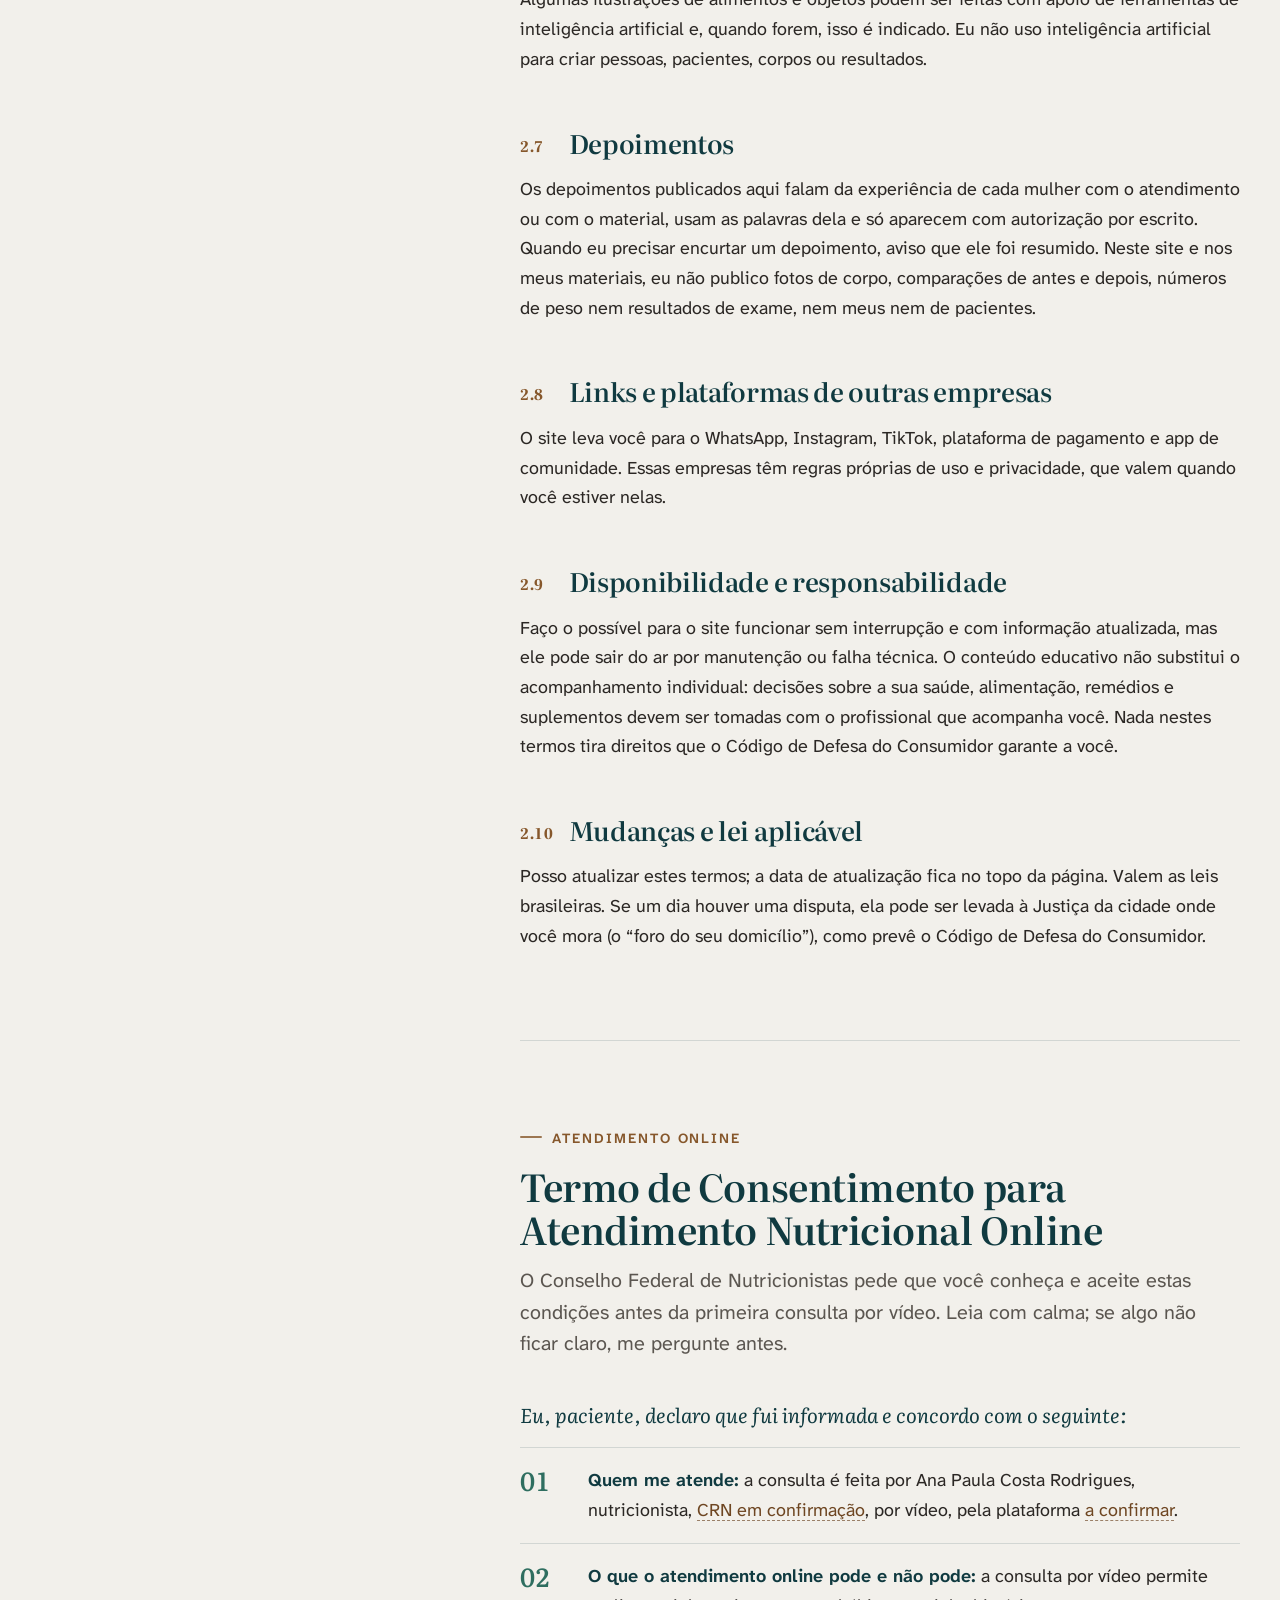
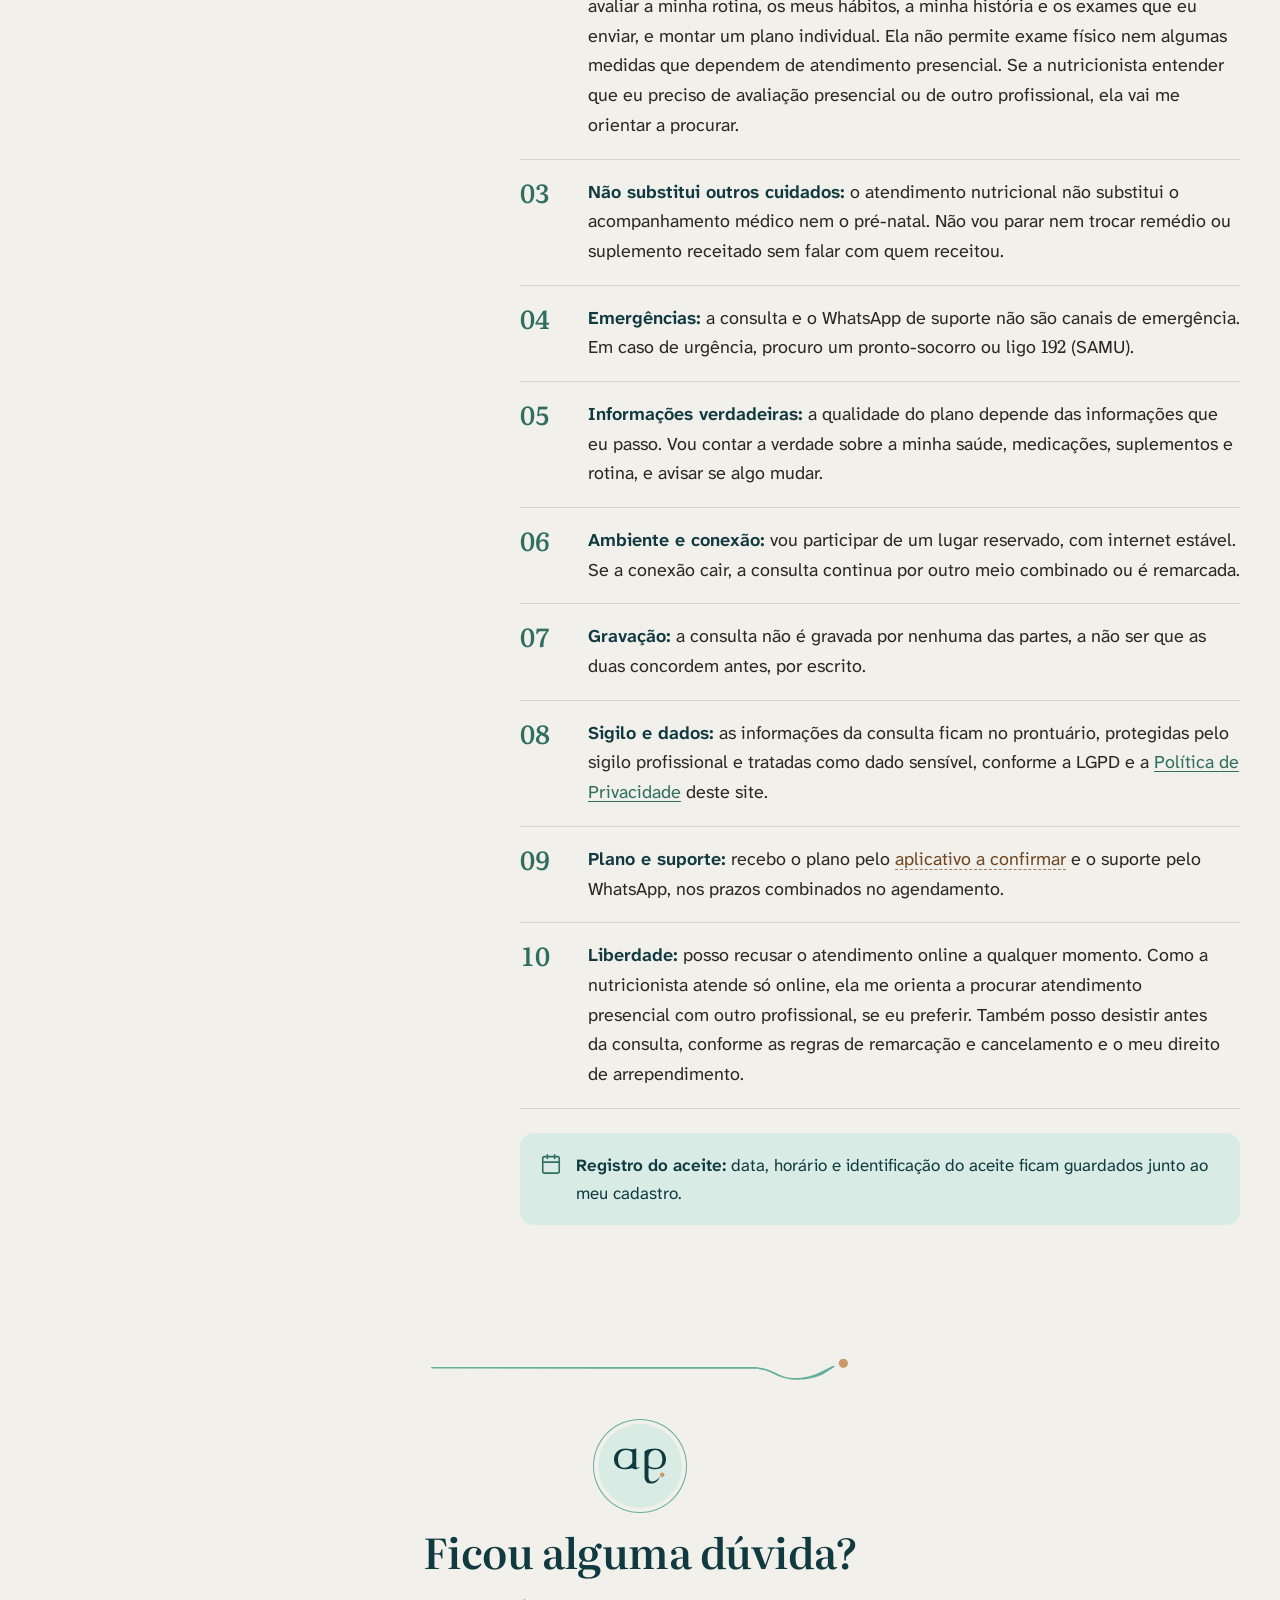
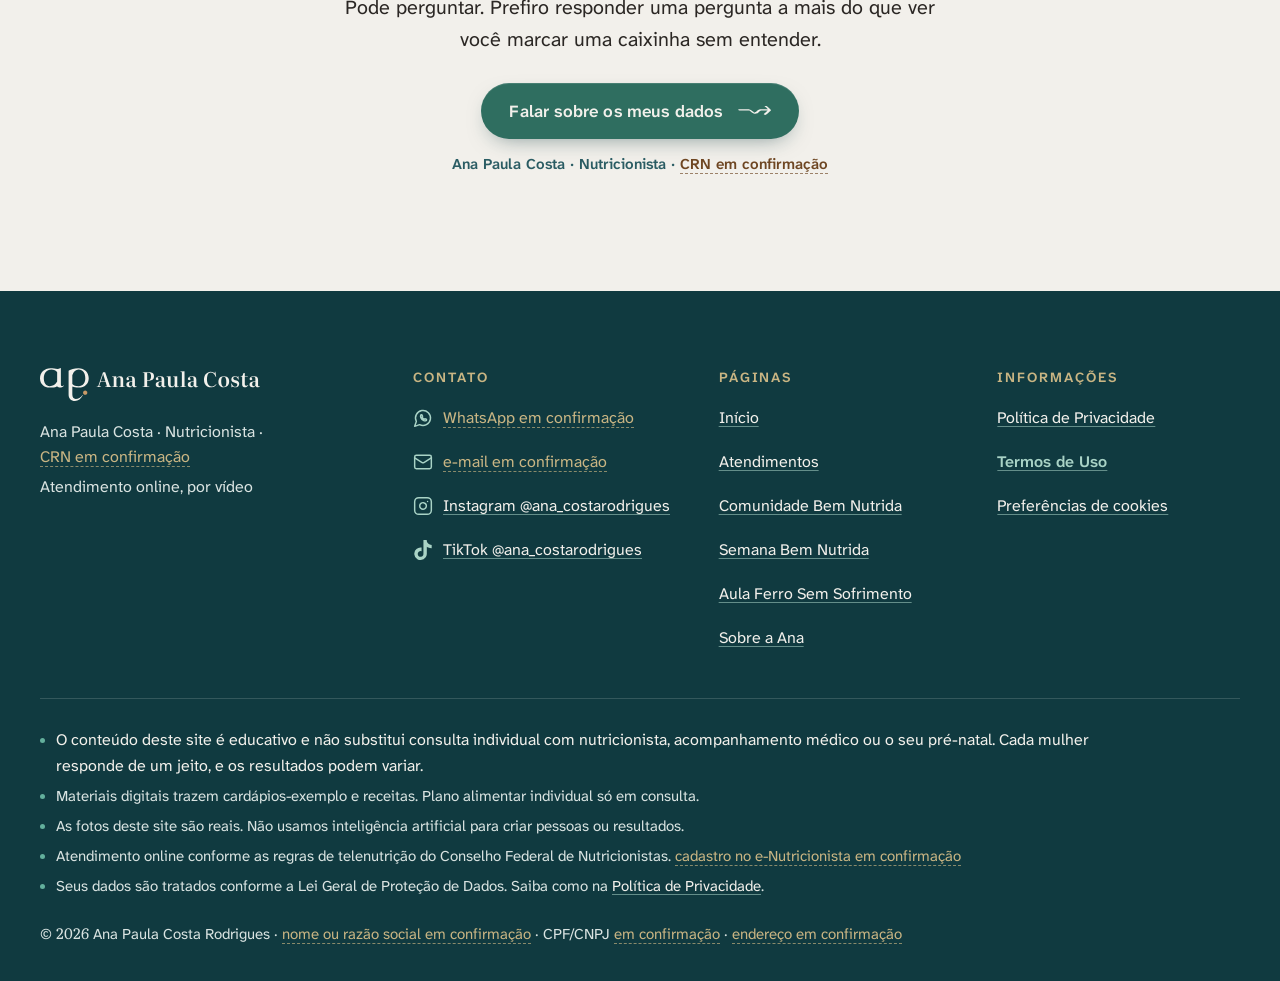
<file: termos.html>
<!doctype html>
<html lang="pt-BR">
<head>
<meta charset="utf-8">
<meta name="viewport" content="width=device-width, initial-scale=1, viewport-fit=cover">
<title>Termos de Uso · Ana Paula Costa · Nutricionista</title>
<meta name="description" content="O combinado entre você e a nutricionista Ana Paula Costa: conteúdo educativo, produtos digitais com garantia de 7 dias, Comunidade Bem Nutrida, atendimentos online e o termo de consentimento da consulta por vídeo.">
<meta name="robots" content="noindex, nofollow">
<meta name="theme-color" content="#103A40">
<link rel="canonical" href="https://rafaelnasch.github.io/ana-costa-site/termos.html">

<meta property="og:type" content="website">
<meta property="og:locale" content="pt_BR">
<meta property="og:site_name" content="Ana Paula Costa · Nutricionista">
<meta property="og:title" content="Termos de Uso · Ana Paula Costa · Nutricionista">
<meta property="og:description" content="O combinado entre você e a nutricionista Ana Paula Costa: conteúdo educativo, produtos digitais com garantia de 7 dias, Comunidade Bem Nutrida, atendimentos online e o termo de consentimento da consulta por vídeo.">
<meta property="og:url" content="https://rafaelnasch.github.io/ana-costa-site/termos.html">
<meta property="og:image" content="https://rafaelnasch.github.io/ana-costa-site/assets/img/og-image.png">
<meta property="og:image:width" content="1200">
<meta property="og:image:height" content="630">
<meta property="og:image:alt" content="Monograma ap. de Ana Paula Costa, nutricionista, com o traço da rota e o ponto caramelo">
<meta name="twitter:card" content="summary_large_image">

<link rel="icon" href="assets/marca/fav/favicon.svg" type="image/svg+xml">
<link rel="icon" href="assets/marca/fav/favicon-32.png" sizes="32x32" type="image/png">
<link rel="apple-touch-icon" href="assets/marca/fav/apple-touch-icon.png">
<link rel="manifest" href="manifest.webmanifest">

<link rel="preload" href="assets/fonts/literata-var.woff2" as="font" type="font/woff2" crossorigin>
<link rel="preload" href="assets/fonts/atkinson-next-var.woff2" as="font" type="font/woff2" crossorigin>
<link rel="stylesheet" href="assets/css/tokens.css">
<link rel="stylesheet" href="assets/css/pagina-legal.css">
<link rel="stylesheet" href="assets/css/site.css">

<script type="application/ld+json">
{
  "@context": "https://schema.org",
  "@graph": [
    {
      "@type": "Person",
      "@id": "https://rafaelnasch.github.io/ana-costa-site/#ana",
      "name": "Ana Paula Costa",
      "jobTitle": "Nutricionista",
      "description": "Nutricionista que atende mulheres online, na gestação, no pós-parto e depois dos 40.",
      "knowsAbout": ["Nutrição na gestação", "Nutrição no pós-parto e na amamentação", "Nutrição no climatério e na menopausa"],
      "sameAs": ["https://www.instagram.com/ana_costarodrigues/", "https://www.tiktok.com/@ana_costarodrigues"]
    },
    {
      "@type": "ProfessionalService",
      "@id": "https://rafaelnasch.github.io/ana-costa-site/#servico",
      "name": "Ana Paula Costa · Nutricionista",
      "description": "Atendimento nutricional online, por vídeo, para mulheres na gestação, no pós-parto e amamentação, e depois dos 40 e na menopausa.",
      "url": "https://rafaelnasch.github.io/ana-costa-site/",
      "founder": {"@id": "https://rafaelnasch.github.io/ana-costa-site/#ana"},
      "availableLanguage": "pt-BR",
      "image": "https://rafaelnasch.github.io/ana-costa-site/assets/img/og-image.png"
    },
    {
      "@type": "WebPage",
      "@id": "https://rafaelnasch.github.io/ana-costa-site/termos.html#pagina",
      "name": "Termos de Uso",
      "inLanguage": "pt-BR",
      "isPartOf": {"@type": "WebSite", "name": "Ana Paula Costa · Nutricionista", "url": "https://rafaelnasch.github.io/ana-costa-site/"},
      "about": {"@id": "https://rafaelnasch.github.io/ana-costa-site/#servico"}
    },
    {
      "@type": "FAQPage",
      "@id": "https://rafaelnasch.github.io/ana-costa-site/termos.html#faq",
      "mainEntity": [
        {
                "@type": "Question",
                "name": "O conteúdo do site substitui consulta?",
                "acceptedAnswer": {
                        "@type": "Answer",
                        "text": "Não. Textos, vídeos, aulas, receitas, cardápios-exemplo e guias são educativos, não são prescrição individual e não substituem consulta com nutricionista, acompanhamento médico ou o pré-natal. Em emergência, procure um pronto-socorro ou ligue 192 (SAMU)."
                }
        },
        {
                "@type": "Question",
                "name": "Posso devolver um produto digital?",
                "acceptedAnswer": {
                        "@type": "Answer",
                        "text": "Pode. Em até 7 dias da compra você pede a devolução e recebe o valor pago, sem precisar explicar o motivo. A garantia é de satisfação com o produto, segue o direito de arrependimento do Código de Defesa do Consumidor (art. 49) e não promete resultado."
                }
        },
        {
                "@type": "Question",
                "name": "Como funciona a Garantia do Plano que Cabe?",
                "acceptedAnswer": {
                        "@type": "Answer",
                        "text": "Se, em até 7 dias depois de receber o plano, ele não couber na sua rotina, a Ana reescreve sem custo. É uma garantia do serviço, de ajustar o plano à sua vida real, e não promete resultado no corpo nem em exame."
                }
        },
        {
                "@type": "Question",
                "name": "Como é a consulta online?",
                "acceptedAnswer": {
                        "@type": "Answer",
                        "text": "Por vídeo. Ela permite avaliar rotina, hábitos, história e exames enviados e montar um plano individual, mas não permite exame físico. A consulta não é gravada sem que as duas partes concordem antes, por escrito, e não é canal de emergência."
                }
        },
        {
                "@type": "Question",
                "name": "A consulta dá nota fiscal para reembolso?",
                "acceptedAnswer": {
                        "@type": "Answer",
                        "text": "Sim. Você recebe nota fiscal, que pode usar para pedir reembolso ao seu plano de saúde, conforme as regras do seu plano. O pagamento é por Pix ou cartão em até 10x."
                }
        }
      ]
    }
  ]
}
</script>
<script src="assets/js/config.js"></script>
<script>document.documentElement.classList.add("js");window.dataLayer = window.dataLayer || [];</script>
</head>
<body class="pg-legal" data-fase="pos-parto">
<!-- site:topo -->
<a class="site-pular" href="#conteudo">Pular para o conteúdo</a>
<div class="site-previa" id="faixa-previa" role="note"><span>Prévia em aprovação</span></div>
<header class="site-topo">
  <div class="site-wrap site-topo__linha">
    <a class="site-topo__logo" href="./" aria-label="Ana Paula Costa · Nutricionista, página inicial">
      <img src="assets/marca/logo-horizontal-reduzida-cor.svg" width="186" height="28" alt="">
    </a>
    <button class="site-topo__menu" type="button" aria-expanded="false" aria-controls="menu-site">
      <svg class="i-abrir" aria-hidden="true" focusable="false"><use href="assets/marca/sprite.svg#ui-menu"/></svg>
      <svg class="i-fechar" aria-hidden="true" focusable="false"><use href="assets/marca/sprite.svg#ui-x"/></svg>
      <span>Menu</span>
    </button>
    <nav class="site-nav" id="menu-site" aria-label="Principal">
      <ul class="site-nav__lista">
        <li><a class="site-nav__link" href="./">Início</a></li>
        <li><a class="site-nav__link" href="atendimentos.html">Atendimentos</a></li>
        <li><a class="site-nav__link" href="comunidade.html">Comunidade</a></li>
        <li><a class="site-nav__link" href="semana-bem-nutrida.html">Semana Bem Nutrida</a></li>
        <li><a class="site-nav__link" href="sobre.html">Sobre a Ana</a></li>
      </ul>
      <div class="site-nav__extra">
        <a class="site-nav__cta" href="atendimentos.html#agendar" data-agendar>Agendar minha avaliação<svg viewBox="0 0 57.28 18.68" aria-hidden="true" focusable="false"><use href="assets/marca/sprite.svg#rota-seta"/></svg></a>
        <p class="site-nav__redes"><a href="https://www.instagram.com/ana_costarodrigues/" rel="noopener" aria-label="Instagram @ana_costarodrigues"><svg aria-hidden="true" focusable="false"><use href="assets/marca/sprite.svg#ui-instagram"/></svg></a><a href="https://www.tiktok.com/@ana_costarodrigues" rel="noopener" aria-label="TikTok @ana_costarodrigues"><svg class="preenchido" aria-hidden="true" focusable="false"><use href="assets/marca/sprite.svg#ui-tiktok"/></svg></a><span>@ana_costarodrigues</span></p>
      </div>
    </nav>
  </div>
</header>
<!-- /site:topo -->

<main id="conteudo">
  <section class="lg-hero" aria-labelledby="titulo">
    <div class="lg-wrap">
      <div class="lg-hero-grade">
        <div class="lg-hero-texto" id="termos">
          <p class="rotulo">Termos de Uso</p>
          <h1 id="titulo">O combinado <em>entre nós</em></h1>
          <p class="lg-lead">As regras para usar este site, os materiais gratuitos, os produtos digitais e a comunidade. Ao navegar, se inscrever ou comprar, você concorda com elas.</p>
          <div class="lg-acao">
            <a class="lg-botao" href="#" id="cta-topo" data-mailto="Meus dados pessoais" data-posicao="topo">Falar sobre os meus dados <svg class="lg-seta" viewBox="-1.06 2.66 57.28 18.68" aria-hidden="true" focusable="false"><use href="assets/marca/sprite.svg#rota-seta"/></svg></a>
            <p class="lg-micro">Respondo em até 15 dias. Atualizado em <span data-cfg="dataAtualizacao" class="pendente">data definida na publicação</span>.</p>
          </div>
        </div>
        <aside class="lg-resumo lg-resumo-docs" aria-labelledby="docs-titulo">
          <h2 class="lg-resumo-titulo" id="docs-titulo">Sumário</h2>
          <ul>
            <li><span class="lg-ico"><svg aria-hidden="true" focusable="false"><use href="assets/marca/sprite.svg#ui-lock"/></svg></span><a href="privacidade.html">Política de Privacidade</a><svg class="lg-chev" aria-hidden="true" focusable="false"><use href="assets/marca/sprite.svg#ui-chevron-down"/></svg></li>
            <li><span class="lg-ico"><svg aria-hidden="true" focusable="false"><use href="assets/marca/sprite.svg#ui-file-text"/></svg></span><a href="#quem-oferece">Termos de Uso</a><svg class="lg-chev" aria-hidden="true" focusable="false"><use href="assets/marca/sprite.svg#ui-chevron-down"/></svg></li>
            <li><span class="lg-ico"><svg aria-hidden="true" focusable="false"><use href="assets/marca/sprite.svg#ui-video"/></svg></span><a href="#teleconsulta">Consentimento para atendimento online</a><svg class="lg-chev" aria-hidden="true" focusable="false"><use href="assets/marca/sprite.svg#ui-chevron-down"/></svg></li>
            <li><span class="lg-ico"><svg aria-hidden="true" focusable="false"><use href="assets/marca/sprite.svg#ui-info"/></svg></span><a href="privacidade.html#cookies">Cookies</a><svg class="lg-chev" aria-hidden="true" focusable="false"><use href="assets/marca/sprite.svg#ui-chevron-down"/></svg></li>
          </ul>
        </aside>
      </div>
    </div>
  </section>

  <div class="lg-leitura lg-leitura-termos">
    <div class="lg-wrap lg-leitura-grade">
      <div class="lg-coluna-indice">
        <details class="lg-indice" open>
          <summary><span class="lg-indice-cabeca">Nesta página <svg aria-hidden="true" focusable="false"><use href="assets/marca/sprite.svg#ui-chevron-down"/></svg></span></summary>
          <nav class="lg-indice-corpo" aria-label="Sumário desta página">
            <div class="lg-indice-grupo">
              <a class="lg-indice-grupo-titulo" href="#quem-oferece">Termos de Uso</a>
              <ol>
                <li><a href="#quem-oferece"><span>2.1</span><span>Quem oferece</span></a></li>
                <li><a href="#conteudo-educativo"><span>2.2</span><span>O conteúdo do site é educativo</span></a></li>
                <li><a href="#produtos-digitais"><span>2.3</span><span>Produtos digitais (como a Semana Bem Nutrida)</span></a></li>
                <li><a href="#termos-comunidade"><span>2.4</span><span>Comunidade Bem Nutrida</span></a></li>
                <li><a href="#atendimentos"><span>2.5</span><span>Atendimentos (Avaliação da Fase e Acompanhamento da Fase 90 dias)</span></a></li>
                <li><a href="#direitos-conteudo"><span>2.6</span><span>Direitos sobre o conteúdo</span></a></li>
                <li><a href="#depoimentos"><span>2.7</span><span>Depoimentos</span></a></li>
                <li><a href="#links-externos"><span>2.8</span><span>Links e plataformas de outras empresas</span></a></li>
                <li><a href="#disponibilidade"><span>2.9</span><span>Disponibilidade e responsabilidade</span></a></li>
                <li><a href="#mudancas-termos"><span>2.10</span><span>Mudanças e lei aplicável</span></a></li>
              </ol>
            </div>
            <div class="lg-indice-grupo">
              <a class="lg-indice-grupo-titulo" href="#teleconsulta">Consentimento para atendimento online</a>
            </div>
            <div class="lg-indice-outro"><p>Na outra página</p><a href="privacidade.html">Política de Privacidade</a> · <a href="privacidade.html#cookies">Cookies</a></div>
          </nav>
        </details>
      </div>
      <article class="lg-texto">
        <section class="lg-doc" data-doc="2" aria-label="Termos de Uso do site">
          <span id="termos-inicio"></span>
          <section class="lg-item" id="quem-oferece" aria-labelledby="quem-oferece-t">
            <h3 id="quem-oferece-t"><span class="lg-num">2.1</span><span>Quem oferece</span></h3>
            <p>Este site (<span data-cfg="dominio" class="pendente">endereço do site em definição</span>) é de Ana Paula Costa Rodrigues, nutricionista, <span data-crn class="pendente">CRN em confirmação</span>, CPF/CNPJ <span data-cfg="cpfCnpj" class="pendente">em confirmação</span>.</p>
          </section>
          <section class="lg-item" id="conteudo-educativo" aria-labelledby="conteudo-educativo-t">
            <h3 id="conteudo-educativo-t"><span class="lg-num">2.2</span><span>O conteúdo do site é educativo</span></h3>
            <p>Os textos, vídeos, aulas, receitas, cardápios-exemplo e guias que eu publico servem para você entender melhor a alimentação de cada fase. Eles <strong>não são prescrição individual</strong> e não substituem consulta com nutricionista, acompanhamento médico ou o seu pré-natal.</p>
            <ul class="lg-lista">
              <li>Nunca pare, troque ou ajuste remédio ou suplemento receitado sem falar com quem receitou.</li>
              <li>Se você tem alguma condição de saúde, alergia, restrição ou está grávida ou amamentando, confira qualquer mudança com o seu médico ou com a sua nutricionista.</li>
              <li>Cada fase pede outro prato, e cada corpo responde de um jeito. O que funciona para uma mulher pode não funcionar igual para outra.</li>
              <li>Em emergência, procure um pronto-socorro ou ligue 192 (SAMU).</li>
            </ul>
          </section>
          <section class="lg-item" id="produtos-digitais" aria-labelledby="produtos-digitais-t">
            <h3 id="produtos-digitais-t"><span class="lg-num">2.3</span><span>Produtos digitais (como a Semana Bem Nutrida)</span></h3>
            <ul class="lg-lista">
              <li><strong>O que você recebe:</strong> o material descrito na página do produto (por exemplo, planejador, cardápios-exemplo, receitas, listas de compras e aula gravada). É material educativo de organização da alimentação, não um plano individual.</li>
              <li><strong>Acesso:</strong> liberado no e-mail ou WhatsApp informado na compra, logo depois da confirmação do pagamento. Pix costuma liberar em minutos; cartão, depois da aprovação.</li>
              <li><strong>Uso pessoal:</strong> o acesso é seu. Não é permitido revender, repassar, publicar ou dividir o material com outras pessoas.</li>
              <li><strong>Garantia de 7 dias:</strong> comprou e não gostou? Peça a devolução em até 7 dias da compra pelo <span data-contato="email" class="pendente">e‑mail em confirmação</span> ou pelo WhatsApp <span data-contato="whatsapp" class="pendente">número em confirmação</span>. Devolvo o valor pago, e você não precisa explicar o motivo. Essa garantia é de satisfação com o produto e segue o direito de arrependimento do Código de Defesa do Consumidor (art. 49). Ela não promete resultado.</li>
            </ul>
          </section>
          <section class="lg-item" id="termos-comunidade" aria-labelledby="termos-comunidade-t">
            <h3 id="termos-comunidade-t"><span class="lg-num">2.4</span><span>Comunidade Bem Nutrida</span></h3>
            <ul class="lg-lista">
              <li><strong>Grupo gratuito:</strong> para entrar, basta se inscrever pelo site. Posso encerrar ou reorganizar o grupo, avisando antes.</li>
              <li data-se="estadoComunidade=B" hidden><strong>Comunidade paga:</strong> R$ 49,90 por mês, ou plano anual em 12x de R$ 39,90 (total de R$ 478,80 no ano). O plano mensal não tem fidelidade: você cancela quando quiser e o acesso vale até o fim do mês já pago. Plano anual: <span data-cfg="regraCancelamentoAnual" class="pendente">regra de cancelamento em confirmação</span>.</li>
              <li data-senao="estadoComunidade=B"><strong>Comunidade paga:</strong> ainda não abriu. Quem entra na lista de espera da comunidade recebe o aviso da abertura, com valores e regras, antes de qualquer cobrança. Entrar na lista não gera pagamento nem compromisso.</li>
              <li data-se="estadoComunidade=B" hidden><strong>Primeiros 7 dias:</strong> se você assinar e desistir em até 7 dias, devolvo o valor pago, como garante o direito de arrependimento do Código de Defesa do Consumidor (art. 49).</li>
              <li><strong>Regras de convivência:</strong> respeito sempre; aqui não existe alimento vilão, e ninguém julga o corpo, o prato ou as escolhas de outra mulher; nada de vender produto, fazer propaganda ou mandar link de terceiros; o que outra participante conta lá dentro fica lá dentro. Quem desrespeitar essas regras pode ser removida.</li>
              <li><strong>A comunidade não é consulta:</strong> lá eu respondo dúvidas gerais e compartilho conteúdo. Orientação sobre o seu caso, com a sua história e os seus exames, é no atendimento.</li>
              <li><strong>Cuidado com o que você compartilha:</strong> o que você posta no grupo é visto pelas outras participantes. Evite mandar exames, laudos ou detalhes de saúde por lá. Se quiser falar do seu caso, me chame no particular ou marque um atendimento.</li>
            </ul>
          </section>
          <section class="lg-item" id="atendimentos" aria-labelledby="atendimentos-t">
            <h3 id="atendimentos-t"><span class="lg-num">2.5</span><span>Atendimentos (Avaliação da Fase e Acompanhamento da Fase 90 dias)</span></h3>
            <ul class="lg-lista">
              <li><strong>Como funcionam:</strong> online, por vídeo. As regras de atendimento online estão no <a href="#teleconsulta">termo de consentimento</a> logo abaixo.</li>
              <li><strong>Valores e pagamento:</strong> os valores e as formas de pagamento são informados no agendamento. Pix ou cartão em até 10x. Você recebe nota fiscal, que pode usar para pedir reembolso ao seu plano de saúde, conforme as regras do seu plano.</li>
              <li><strong>Remarcação e cancelamento:</strong> <span data-cfg="politicaRemarcacao" class="pendente">regra de remarcação em confirmação</span>. Se você contratou pela internet, essas regras não tiram o seu direito de desistir em até 7 dias da contratação, previsto no Código de Defesa do Consumidor (art. 49).</li>
              <li><strong>Garantia do Plano que Cabe:</strong> se, em até 7 dias depois de receber o plano, ele não couber na sua rotina, eu reescrevo sem custo. Plano bonito que não cabe na sua semana não serve para nada. Por isso a garantia é do serviço (ajustar o plano à sua vida real). Ela não promete resultado no corpo nem em exame.</li>
            </ul>
          </section>
          <section class="lg-item" id="direitos-conteudo" aria-labelledby="direitos-conteudo-t">
            <h3 id="direitos-conteudo-t"><span class="lg-num">2.6</span><span>Direitos sobre o conteúdo</span></h3>
            <p>Textos, vídeos, aulas, receitas, fotos, logotipo e materiais deste site são meus ou usados com autorização, e são protegidos por direito autoral. Compartilhar o link das páginas e dos posts pode, e eu agradeço. Copiar, reproduzir ou vender o conteúdo sem autorização por escrito, não.</p>
            <p>Algumas ilustrações de alimentos e objetos podem ser feitas com apoio de ferramentas de inteligência artificial e, quando forem, isso é indicado. Eu não uso inteligência artificial para criar pessoas, pacientes, corpos ou resultados.</p>
          </section>
          <section class="lg-item" id="depoimentos" aria-labelledby="depoimentos-t">
            <h3 id="depoimentos-t"><span class="lg-num">2.7</span><span>Depoimentos</span></h3>
            <p>Os depoimentos publicados aqui falam da experiência de cada mulher com o atendimento ou com o material, usam as palavras dela e só aparecem com autorização por escrito. Quando eu precisar encurtar um depoimento, aviso que ele foi resumido. Neste site e nos meus materiais, eu não publico fotos de corpo, comparações de antes e depois, números de peso nem resultados de exame, nem meus nem de pacientes.</p>
          </section>
          <section class="lg-item" id="links-externos" aria-labelledby="links-externos-t">
            <h3 id="links-externos-t"><span class="lg-num">2.8</span><span>Links e plataformas de outras empresas</span></h3>
            <p>O site leva você para o WhatsApp, Instagram, TikTok, plataforma de pagamento e app de comunidade. Essas empresas têm regras próprias de uso e privacidade, que valem quando você estiver nelas.</p>
          </section>
          <section class="lg-item" id="disponibilidade" aria-labelledby="disponibilidade-t">
            <h3 id="disponibilidade-t"><span class="lg-num">2.9</span><span>Disponibilidade e responsabilidade</span></h3>
            <p>Faço o possível para o site funcionar sem interrupção e com informação atualizada, mas ele pode sair do ar por manutenção ou falha técnica. O conteúdo educativo não substitui o acompanhamento individual: decisões sobre a sua saúde, alimentação, remédios e suplementos devem ser tomadas com o profissional que acompanha você. Nada nestes termos tira direitos que o Código de Defesa do Consumidor garante a você.</p>
          </section>
          <section class="lg-item" id="mudancas-termos" aria-labelledby="mudancas-termos-t">
            <h3 id="mudancas-termos-t"><span class="lg-num">2.10</span><span>Mudanças e lei aplicável</span></h3>
            <p>Posso atualizar estes termos; a data de atualização fica no topo da página. Valem as leis brasileiras. Se um dia houver uma disputa, ela pode ser levada à Justiça da cidade onde você mora (o “foro do seu domicílio”), como prevê o Código de Defesa do Consumidor.</p>
          </section>
        </section>

        <section class="lg-doc" id="teleconsulta" data-doc="3" aria-labelledby="teleconsulta-titulo">
          <header class="lg-doc-cabeca">
            <p class="rotulo">Atendimento online</p>
            <h2 id="teleconsulta-titulo">Termo de Consentimento para Atendimento Nutricional Online</h2>
            <p class="lg-lead">O Conselho Federal de Nutricionistas pede que você conheça e aceite estas condições antes da primeira consulta por vídeo. Leia com calma; se algo não ficar claro, me pergunte antes.</p>
          </header>
          <p class="lg-termo-intro">Eu, paciente, declaro que fui informada e concordo com o seguinte:</p>
          <ol class="lg-termo">
            <li><p><strong>Quem me atende:</strong> a consulta é feita por Ana Paula Costa Rodrigues, nutricionista, <span data-crn class="pendente">CRN em confirmação</span>, por vídeo, pela plataforma <span data-cfg="plataformaVideo" class="pendente">a confirmar</span>.</p></li>
            <li><p><strong>O que o atendimento online pode e não pode:</strong> a consulta por vídeo permite avaliar a minha rotina, os meus hábitos, a minha história e os exames que eu enviar, e montar um plano individual. Ela não permite exame físico nem algumas medidas que dependem de atendimento presencial. Se a nutricionista entender que eu preciso de avaliação presencial ou de outro profissional, ela vai me orientar a procurar.</p></li>
            <li><p><strong>Não substitui outros cuidados:</strong> o atendimento nutricional não substitui o acompanhamento médico nem o pré-natal. Não vou parar nem trocar remédio ou suplemento receitado sem falar com quem receitou.</p></li>
            <li><p><strong>Emergências:</strong> a consulta e o WhatsApp de suporte não são canais de emergência. Em caso de urgência, procuro um pronto-socorro ou ligo 192 (SAMU).</p></li>
            <li><p><strong>Informações verdadeiras:</strong> a qualidade do plano depende das informações que eu passo. Vou contar a verdade sobre a minha saúde, medicações, suplementos e rotina, e avisar se algo mudar.</p></li>
            <li><p><strong>Ambiente e conexão:</strong> vou participar de um lugar reservado, com internet estável. Se a conexão cair, a consulta continua por outro meio combinado ou é remarcada.</p></li>
            <li><p><strong>Gravação:</strong> a consulta não é gravada por nenhuma das partes, a não ser que as duas concordem antes, por escrito.</p></li>
            <li><p><strong>Sigilo e dados:</strong> as informações da consulta ficam no prontuário, protegidas pelo sigilo profissional e tratadas como dado sensível, conforme a LGPD e a <a href="privacidade.html">Política de Privacidade</a> deste site.</p></li>
            <li><p><strong>Plano e suporte:</strong> recebo o plano pelo <span data-cfg="appPlano" class="pendente">aplicativo a confirmar</span> e o suporte pelo WhatsApp, nos prazos combinados no agendamento.</p></li>
            <li><p><strong>Liberdade:</strong> posso recusar o atendimento online a qualquer momento. Como a nutricionista atende só online, ela me orienta a procurar atendimento presencial com outro profissional, se eu preferir. Também posso desistir antes da consulta, conforme as regras de remarcação e cancelamento e o meu direito de arrependimento.</p></li>
          </ol>
          <p class="lg-aceite"><svg aria-hidden="true" focusable="false"><use href="assets/marca/sprite.svg#ui-calendar"/></svg><span><strong>Registro do aceite:</strong> data, horário e identificação do aceite ficam guardados junto ao meu cadastro.</span></p>
        </section>
      </article>
    </div>
  </div>

  <section class="lg-fecho" aria-labelledby="fecho-titulo">
    <div class="lg-wrap">
      <div class="lg-fecho-caixa anima-traco">
        <svg class="lg-traco" viewBox="0 -3.6 600 32.14" width="600" height="32" aria-hidden="true" focusable="false"><path class="lg-traco-linha" d="M574.95 8.45C573.37 9.26 569.4 11.32 568.18 11.98C567.11 12.56 560.83 15.71 560.75 15.71C560.72 15.71 559.25 16.36 557.52 17.17C545.17 22.87 535.44 25.06 522.38 25.06C511.9 25.04 507.61 23.97 496.51 18.61C488.71 14.84 484.87 13.33 479.4 11.9C474.4 10.59 470.65 9.97 464.76 9.45C460.88 9.11 0.22 9.17 -0.13 9.52C-0.59 9.98 0.16 10.59 2.05 11.26L2.95 11.58L234.29 11.67C482.88 11.75 466.22 11.69 471.14 12.38C476.05 13.06 481.56 14.56 485.24 16.23C485.66 16.42 486.03 16.58 486.07 16.58C486.2 16.58 489.46 18.12 493.58 20.12C495.16 20.88 496.48 21.51 496.51 21.51C496.53 21.51 496.97 21.7 497.48 21.93C503.39 24.65 509.57 26.32 517.16 27.26C519.83 27.6 530.66 27.64 533.9 27.33C539.31 26.83 544.43 25.94 548.54 24.81C549.43 24.57 550.27 24.35 550.43 24.31C551.2 24.12 554.98 22.84 556.59 22.22C559.24 21.2 560.11 20.83 563.33 19.32C565.98 18.09 579.56 9.26 579.56 8.78C579.56 7.72 576.79 7.52 574.95 8.45Z"/><circle class="lg-traco-ponto" cx="591.9" cy="4" r="6.6"/></svg>
        <div class="lg-avatar lg-avatar--simbolo"><svg viewBox="0 0 133.119 90.634" aria-hidden="true" focusable="false"><use href="assets/marca/sprite.svg#simbolo"/></svg></div>
        <h2 id="fecho-titulo">Ficou alguma dúvida?</h2>
        <p class="lg-lead">Pode perguntar. Prefiro responder uma pergunta a mais do que ver você marcar uma caixinha sem entender.</p>
        <div class="lg-acao">
          <a class="lg-botao" href="#" data-mailto="Meus dados pessoais" data-posicao="final">Falar sobre os meus dados <svg class="lg-seta" viewBox="-1.06 2.66 57.28 18.68" aria-hidden="true" focusable="false"><use href="assets/marca/sprite.svg#rota-seta"/></svg></a>
          <p class="lg-micro">Ana Paula Costa · Nutricionista · <span data-crn class="pendente">CRN em confirmação</span></p>
        </div>
      </div>
    </div>
  </section>

</main>

<!-- site:rodape -->
<footer class="site-rodape">
  <div class="site-wrap">
    <div class="site-rodape__grade">
      <div class="site-rodape__marca">
        <img src="assets/marca/logo-horizontal-reduzida-sobre-escuro.svg" width="220" height="33" alt="Ana Paula Costa · Nutricionista" loading="lazy" decoding="async">
        <p class="site-rodape__ident">Ana Paula Costa · Nutricionista · <span class="pendente" data-site-crn>CRN em confirmação</span></p>
        <p>Atendimento online, por vídeo</p>
      </div>
      <div class="site-rodape__col">
        <h2 class="site-rodape__titulo">Contato</h2>
        <ul>
          <li><svg aria-hidden="true" focusable="false"><use href="assets/marca/sprite.svg#ui-whatsapp"/></svg><span class="pendente" data-site-contato="whatsapp">WhatsApp em confirmação</span></li>
          <li><svg aria-hidden="true" focusable="false"><use href="assets/marca/sprite.svg#ui-mail"/></svg><span class="pendente" data-site-contato="email">e-mail em confirmação</span></li>
          <li><svg aria-hidden="true" focusable="false"><use href="assets/marca/sprite.svg#ui-instagram"/></svg><a href="https://www.instagram.com/ana_costarodrigues/" rel="noopener">Instagram @ana_costarodrigues</a></li>
          <li><svg class="preenchido" aria-hidden="true" focusable="false"><use href="assets/marca/sprite.svg#ui-tiktok"/></svg><a href="https://www.tiktok.com/@ana_costarodrigues" rel="noopener">TikTok @ana_costarodrigues</a></li>
        </ul>
      </div>
      <nav class="site-rodape__col" aria-label="Páginas do site">
        <h2 class="site-rodape__titulo">Páginas</h2>
        <ul>
          <li><a href="./">Início</a></li>
          <li><a href="atendimentos.html">Atendimentos</a></li>
          <li><a href="comunidade.html">Comunidade Bem Nutrida</a></li>
          <li><a href="semana-bem-nutrida.html">Semana Bem Nutrida</a></li>
          <li data-site-requer="aulaFerroPronta"><a href="ferro.html">Aula Ferro Sem Sofrimento</a></li>
          <li><a href="sobre.html">Sobre a Ana</a></li>
        </ul>
      </nav>
      <nav class="site-rodape__col" aria-label="Informações legais">
        <h2 class="site-rodape__titulo">Informações</h2>
        <ul>
          <li><a href="privacidade.html">Política de Privacidade</a></li>
          <li><a href="termos.html" aria-current="page">Termos de Uso</a></li>
          <li><button type="button" class="site-rodape__botao" data-site-cookies>Preferências de cookies</button></li>
        </ul>
      </nav>
    </div>
    <div class="site-rodape__avisos">
      <ul>
        <li class="site-rodape__educativo">O conteúdo deste site é educativo e não substitui consulta individual com nutricionista, acompanhamento médico ou o seu pré-natal. Cada mulher responde de um jeito, e os resultados podem variar.</li>
        <li class="site-rodape__so-ferro">Nunca pare ou troque o suplemento receitado por conta própria. Leve suas dúvidas ao pré-natal.</li>
        <li>Materiais digitais trazem cardápios-exemplo e receitas. Plano alimentar individual só em consulta.</li>
        <li>As fotos deste site são reais. Não usamos inteligência artificial para criar pessoas ou resultados.</li>
        <li>Atendimento online conforme as regras de telenutrição do Conselho Federal de Nutricionistas. <span class="pendente" data-site-oculta-se="cadastroENutricionista">cadastro no e-Nutricionista em confirmação</span></li>
        <li>Seus dados são tratados conforme a Lei Geral de Proteção de Dados. Saiba como na <a href="privacidade.html">Política de Privacidade</a>.</li>
      </ul>
      <p class="site-rodape__final">© <span data-site-ano>2026</span> Ana Paula Costa Rodrigues · <span class="pendente" data-site-cfg="nomeVendedor">nome ou razão social em confirmação</span> · CPF/CNPJ <span class="pendente" data-site-cfg="cpfCnpj">em confirmação</span> · <span class="pendente" data-site-cfg="enderecoFiscal">endereço em confirmação</span></p>
    </div>
  </div>
</footer>
<!-- /site:rodape -->

<div class="lg-toast" id="aviso-previa" role="status" aria-live="polite"></div>
<script src="assets/js/site.js" defer></script>
<script src="assets/js/pagina-legal.js" defer></script>
</body>
</html>
</file>
<file: assets/css/tokens.css>
/* Ana Paula Costa · Nutricionista — sistema Rota ap. · tokens v1.2 (out/2026) */
/* Gerado por _dev/sync_marca.py a partir de marca-final/tokens.css. Não editar à mão. */
:root{
  --cor-salvia:#63AF9C; /* Sálvia Ana · rgb(99,175,156) */
  --cor-algodao:#F2F0EB; /* Algodão · rgb(242,240,235) */
  --cor-bruma:#D8ECE5; /* Bruma · rgb(216,236,229) */
  --cor-mar:#103A40; /* Mar Fundo · rgb(16,58,64) */
  --cor-salvia-funda:#2F6E60; /* Sálvia Funda · rgb(47,110,96) */
  --cor-pedra:#E4E0D8; /* Pedra · rgb(228,224,216) */
  --cor-caramelo:#C99A68; /* Caramelo · rgb(201,154,104) */
  --cor-caramelo-tostado:#8A5A2E; /* Caramelo Tostado · rgb(138,90,46) */
  --cor-ouro-velho:#C9B583; /* Ouro Velho · rgb(201,181,131) */
  --cor-grafite:#2B2724; /* Grafite Quente · rgb(43,39,36) */
  --cor-salvia-clara:#A9D3C6; /* Sálvia Clara (derivada) · rgb(169,211,198) */
  --cor-mar-medio:#2A5C63; /* Mar Médio (derivada) · rgb(42,92,99) */
  --cor-mar-superficie:#17464D; /* Mar Superfície (derivada) · rgb(23,70,77) */
  --fonte-titulo:'Literata',Georgia,serif;
  --fonte-texto:'Ana Numerais','Atkinson Hyperlegible Next',system-ui,-apple-system,'Segoe UI',sans-serif;
  --peso-titulo:580; --opsz-titulo:60;
  --texto-display:clamp(44px,6.2vw,72px); --texto-h1:clamp(36px,4.6vw,52px); --texto-h2:clamp(29px,3.4vw,38px); --texto-h3:clamp(22px,2.2vw,26px);
  --texto-corpo:18px; --texto-botao:17px; --texto-rotulo:14px; --texto-legenda:15px; --entrelinha-corpo:1.65; --tracking-rotulo:.14em;
  --esp-1:4px; --esp-2:8px; --esp-3:12px; --esp-4:16px; --esp-5:24px; --esp-6:32px; --esp-7:48px; --esp-8:64px; --esp-9:96px; --esp-10:128px;
  --raio-p:8px; --raio-m:14px; --raio-g:24px; --raio-pilula:999px;
  --sombra-suave:0 1px 2px rgba(16,58,64,.06),0 6px 18px rgba(16,58,64,.08);
  --sombra-cartao:0 2px 4px rgba(16,58,64,.06),0 14px 36px rgba(16,58,64,.10);
  --mare:cubic-bezier(.33,0,.15,1); --t-rapido:160ms; --t-base:240ms; --t-entrada:480ms; --t-traco:1200ms;
  /* modo ativo (padrão = pós-parto/morno) */
  --fundo:var(--cor-algodao); --superficie:var(--cor-pedra); --texto:var(--cor-grafite); --titulo:var(--cor-mar); --acento:var(--cor-caramelo-tostado); --ponto:var(--cor-caramelo);
}
@media (max-width:640px){:root{--texto-corpo:17px}}
[data-fase="gestacao"]{--fundo:var(--cor-bruma); --superficie:var(--cor-algodao); --titulo:var(--cor-mar); --acento:var(--cor-salvia-funda); --ponto:var(--cor-salvia-funda)}
[data-fase="pos-parto"]{--fundo:var(--cor-algodao); --superficie:var(--cor-pedra); --titulo:var(--cor-mar); --acento:var(--cor-caramelo-tostado); --ponto:var(--cor-caramelo)}
[data-fase="40-mais"],[data-fase="40"]{--fundo:var(--cor-mar); --superficie:var(--cor-mar-superficie); --texto:var(--cor-algodao); --titulo:var(--cor-algodao); --acento:var(--cor-ouro-velho); --ponto:var(--cor-ouro-velho); --texto-corpo:20px}
@media (max-width:640px){[data-fase="40-mais"],[data-fase="40"]{--texto-corpo:19px}}
</file>
<file: assets/css/pagina-home.css>
/* Ana Paula Costa · Nutricionista · página inicial
   Sistema Rota ap. (tokens.css). CSS próprio da home: não depende de site.css.
   Prefixo hm- para não colidir com as outras páginas. Mobile-first: 320 a 430 px sem rolagem lateral. */

@font-face{font-family:'Ana Numerais';src:url('../fonts/literata-var.woff2') format('woff2');font-weight:400 700;font-display:swap;unicode-range:U+0030-0039}
@font-face{font-family:'Literata';src:url('../fonts/literata-var.woff2') format('woff2');font-weight:400 700;font-style:normal;font-display:swap}
@font-face{font-family:'Literata';src:url('../fonts/literata-italic-var.woff2') format('woff2');font-weight:400 700;font-style:italic;font-display:swap}
@font-face{font-family:'Atkinson Hyperlegible Next';src:url('../fonts/atkinson-next-var.woff2') format('woff2');font-weight:400 700;font-style:normal;font-display:swap}
@font-face{font-family:'Atkinson Hyperlegible Next';src:url('../fonts/atkinson-next-italic-var.woff2') format('woff2');font-weight:400 700;font-style:italic;font-display:swap}

/* ------------------------------------------------------------ base */
.pg-home{
  --hm-largura:1200px;
  --hm-gutter:clamp(16px,4vw,40px);
  --hm-secao:clamp(72px,9vw,128px);
  --hm-topo:64px;
  --linha:rgba(16,58,64,.14);
  --suave:#4B5A58;               /* texto secundário sobre Algodão: 7,0:1 */
  --botao:var(--cor-salvia-funda);
  --botao-hover:#255A4E;
  --foco:var(--cor-salvia-funda);
  --ponto:var(--cor-salvia-funda);  /* um ponto caramelo por peça: o do logotipo */
}
*,*::before,*::after{box-sizing:border-box}
html{-webkit-text-size-adjust:100%;text-size-adjust:100%;scroll-behavior:smooth;scroll-padding-top:calc(var(--hm-topo) + 16px)}
@media (prefers-reduced-motion:reduce){html{scroll-behavior:auto}}
body{margin:0}
.pg-home{
  background:var(--cor-algodao);color:var(--cor-grafite);
  font:400 var(--texto-corpo)/var(--entrelinha-corpo) var(--fonte-texto);
  -webkit-font-smoothing:antialiased;text-rendering:optimizeLegibility;
}
:where(.pg-home) :where(img,picture,svg){max-width:100%}
:where(.pg-home) :where(img){display:block;height:auto}
:where(.pg-home) :where(h1,h2,h3,p,ul,ol,figure,blockquote){margin:0}
:where(.pg-home) :where(ul,ol){padding:0;list-style:none}
.pg-home a{color:var(--cor-salvia-funda);text-underline-offset:.18em;text-decoration-thickness:1px}
.pg-home a:hover{text-decoration-thickness:2px}
.pg-home :focus-visible{outline:3px solid var(--foco);outline-offset:3px;border-radius:6px}
.pg-home button{font:inherit;color:inherit}

.hm-wrap{width:100%;max-width:calc(var(--hm-largura) + 2*var(--hm-gutter));margin-inline:auto;padding-inline:max(var(--hm-gutter),env(safe-area-inset-left)) max(var(--hm-gutter),env(safe-area-inset-right))}
.hm-secao{padding-block:var(--hm-secao)}
.hm-nobr{white-space:nowrap}

.hm-pular{position:absolute;left:12px;top:-60px;z-index:100;background:var(--cor-mar);color:var(--cor-algodao)!important;padding:10px 16px;border-radius:var(--raio-p);text-decoration:none}
.hm-pular:focus{top:12px}

/* tipografia */
.hm-display,.hm-h2,.hm-h3,.hm-oferta-titulo,.hm-passo-titulo{
  font-family:var(--fonte-titulo);font-weight:var(--peso-titulo);color:var(--cor-mar);
  font-variation-settings:'opsz' var(--opsz-titulo);letter-spacing:-.012em;text-wrap:balance;
}
.hm-display{font-size:var(--texto-display);line-height:1.04;letter-spacing:-.02em}
.hm-h2{font-size:var(--texto-h2);line-height:1.12}
.hm-h3{font-size:var(--texto-h3);line-height:1.2;font-weight:560}
.hm-ponto{color:var(--cor-salvia-funda)}
.hm-prosa p+p{margin-top:var(--esp-4)}
.hm-enfase{font-weight:600;color:var(--cor-mar)}
.hm-cab{max-width:720px;margin-bottom:clamp(36px,5vw,64px)}
.hm-cab-sub{margin-top:18px;font-size:clamp(18px,1.6vw,20px);color:var(--suave)}
.hm-micro{font-size:16px;line-height:1.5;color:var(--suave);margin-top:var(--esp-3)}
.hm-seta-txt{display:inline-block;transition:transform var(--t-base) var(--mare)}
a:hover .hm-seta-txt{transform:translateX(3px)}

/* pendências (valores que só a Ana confirma) */

/* faixa de prévia */
.hm-previa{background:var(--cor-mar);color:var(--cor-algodao);font-size:14px;line-height:1.4;text-align:center;padding:7px var(--hm-gutter);letter-spacing:.02em}
.hm-previa span{display:inline-flex;align-items:center;gap:8px}
.hm-previa span::before{content:"";width:6px;height:6px;border-radius:50%;background:var(--cor-salvia)}
.hm-previa[hidden]{display:none}

/* selo de prévia em blocos que só entram no ar quando o produto existir */

/* ------------------------------------------------------------ botões e links */
.hm-botao{
  display:inline-flex;align-items:center;justify-content:center;gap:14px;
  min-height:56px;padding:15px 28px;border-radius:var(--raio-pilula);
  background:var(--botao);color:var(--cor-algodao)!important;text-decoration:none!important;
  font:600 var(--texto-botao)/1.2 var(--fonte-texto);letter-spacing:.01em;text-align:center;
  box-shadow:0 1px 0 rgba(255,255,255,.12) inset,0 10px 24px -12px rgba(16,58,64,.6);
  transition:background var(--t-rapido) var(--mare),transform var(--t-rapido) var(--mare),box-shadow var(--t-base) var(--mare);
}
.hm-botao:hover{background:var(--botao-hover);transform:translateY(-1px);box-shadow:0 1px 0 rgba(255,255,255,.12) inset,0 16px 30px -14px rgba(16,58,64,.65)}
.hm-botao:active{transform:none}
.hm-seta{width:36px;height:auto;aspect-ratio:57.28/18.68;flex:none;fill:currentColor;transition:transform var(--t-base) var(--mare)}
.hm-botao:hover .hm-seta{transform:translateX(4px)}
.hm-botao .ponto-svg{fill:var(--cor-salvia-clara)!important}
.hm-botao-claro{--botao:var(--cor-salvia);--botao-hover:var(--cor-salvia-clara);color:var(--cor-mar)!important;box-shadow:0 12px 28px -14px rgba(0,0,0,.6)}
.hm-botao-claro .ponto-svg{fill:var(--cor-algodao)!important}

.hm-link-forte{
  display:inline-flex;align-items:center;gap:8px;min-height:44px;
  font-weight:600;color:var(--cor-salvia-funda);text-decoration:underline;text-decoration-thickness:1.5px;text-underline-offset:.22em;
}

/* ------------------------------------------------------------ 1. cabeçalho */
.hm-topo{
  position:sticky;top:0;z-index:50;
  background:rgba(242,240,235,.94);
  -webkit-backdrop-filter:saturate(1.2) blur(10px);backdrop-filter:saturate(1.2) blur(10px);
  border-bottom:1px solid transparent;transition:border-color var(--t-base) var(--mare),box-shadow var(--t-base) var(--mare);
}
.hm-topo.rolou{border-bottom-color:var(--linha);box-shadow:0 6px 20px -16px rgba(16,58,64,.4)}
.hm-topo-linha{display:flex;align-items:center;justify-content:space-between;gap:16px;min-height:var(--hm-topo)}
.hm-logo{display:block;flex:none}
.hm-logo img{width:160px}
.hm-topo-acoes{display:flex;align-items:center;gap:8px}
.hm-agendar-mini{
  display:inline-flex;align-items:center;min-height:44px;padding:8px 16px;border-radius:var(--raio-pilula);
  border:1.5px solid var(--cor-salvia-funda);color:var(--cor-salvia-funda)!important;font-weight:600;font-size:16px;text-decoration:none!important;
  transition:background var(--t-rapido) var(--mare),color var(--t-rapido) var(--mare);
}
.hm-agendar-mini:hover{background:var(--cor-salvia-funda);color:var(--cor-algodao)!important}
.hm-menu-botao{
  display:inline-grid;place-items:center;width:44px;height:44px;border-radius:12px;border:0;background:transparent;color:var(--cor-mar);cursor:pointer;
}
.hm-menu-botao svg{width:24px;height:24px}
.hm-menu-botao .i-fechar{display:none}
.hm-menu-botao[aria-expanded="true"] .i-abrir{display:none}
.hm-menu-botao[aria-expanded="true"] .i-fechar{display:block}
.hm-nav{display:none}
.js .hm-nav.aberto{
  display:block;position:absolute;left:0;right:0;top:100%;
  background:var(--cor-algodao);border-bottom:1px solid var(--linha);box-shadow:0 18px 30px -24px rgba(16,58,64,.5);
  padding:8px var(--hm-gutter) 20px;
}
.hm-nav.aberto a{display:flex;align-items:center;min-height:52px;font-size:18px;color:var(--cor-mar);text-decoration:none;border-bottom:1px solid var(--linha)}
html:not(.js) .hm-nav{display:block;width:100%;order:3}
html:not(.js) .hm-menu-botao{display:none}
@media (max-width:359px){.hm-agendar-mini{display:none}}
@media (min-width:1024px){
  .pg-home{--hm-topo:76px}
  .hm-logo img{width:186px}
  .hm-menu-botao{display:none}
  .hm-nav,.js .hm-nav{display:block;position:static;padding:0;background:none;border:0;box-shadow:none;margin-left:auto}
  .hm-nav ul{display:flex;gap:clamp(18px,2vw,30px)}
  .hm-nav a{color:var(--cor-mar);text-decoration:none;font-weight:550;font-size:16px;padding:10px 2px;position:relative}
  .hm-nav a::after{content:"";position:absolute;left:0;right:0;bottom:4px;height:1.5px;background:currentColor;transform:scaleX(0);transform-origin:left;transition:transform var(--t-base) var(--mare)}
  .hm-nav a:hover::after,.hm-nav a:focus-visible::after{transform:scaleX(1)}
  .hm-topo-acoes{margin-left:clamp(16px,2.4vw,36px)}
  .hm-agendar-mini{padding-inline:20px}
}

/* ------------------------------------------------------------ 2. hero */
.hm-hero{padding-top:clamp(28px,5vw,72px);padding-bottom:clamp(56px,7vw,96px);position:relative;overflow:clip}
.hm-hero-grade{display:grid;grid-template-columns:minmax(0,1fr);gap:36px}
.hm-hero-texto{max-width:620px}
.hm-hero .hm-display{margin-bottom:var(--esp-5)}
.hm-hero-id{display:flex;align-items:center;gap:12px;margin-bottom:18px}
.hm-hero-id .rotulo{margin:0}
.hm-avatar{display:none}
@media (max-width:430px){
  .hm-avatar{display:block;flex:none;width:48px;height:48px;border-radius:50%;overflow:hidden;background:var(--cor-pedra);box-shadow:0 0 0 2px var(--cor-algodao),0 0 0 4px var(--cor-salvia)}
  .hm-avatar img{width:100%;height:100%;object-fit:cover;object-position:50% 22%}
  .hm-hero-id .rotulo::before{display:none}
}
.hm-sub{font-size:clamp(17px,1.5vw,20px);line-height:1.6;max-width:36em}
.hm-cta-bloco{margin-top:var(--esp-6)}
.hm-cta-bloco .hm-micro{max-width:34em}

.hm-hero-foto{position:relative;max-width:520px;width:100%;justify-self:center}
.hm-arco{
  position:relative;background:var(--cor-salvia);border-radius:999px 999px 0 0;
  padding:clamp(14px,2.2vw,22px) clamp(14px,2.2vw,22px) 0;
}
.hm-arco picture,.hm-arco img{border-radius:999px 999px 0 0;overflow:hidden}
.hm-arco img{width:100%;aspect-ratio:1/1;object-fit:cover;object-position:50% 30%;background:var(--cor-pedra)}
.hm-selo{
  position:relative;z-index:2;margin:-28px 16px 0;display:flex;align-items:center;gap:14px;
  background:var(--cor-algodao);border-radius:var(--raio-m);padding:14px 18px;box-shadow:var(--sombra-cartao);
  font-size:15px;line-height:1.4;color:var(--cor-grafite);
}
.hm-selo>span{min-width:0}
.hm-selo strong{display:block;font:600 17px/1.25 var(--fonte-texto);color:var(--cor-mar)}
.hm-selo-icone{width:44px;height:44px;flex:none;color:var(--cor-mar)}

@media (min-width:880px){
  .hm-hero-grade{grid-template-columns:minmax(0,1.08fr) minmax(0,.92fr);gap:clamp(40px,6vw,96px);align-items:center}
  .hm-hero-foto{justify-self:end;max-width:480px}
  .hm-arco img{aspect-ratio:4/5;object-position:50% 40%}
  .hm-selo{position:absolute;left:-44px;bottom:48px;margin:0;max-width:260px}
}

/* régua de fases */
.hm-regua{margin-top:clamp(40px,6vw,72px)}
.hm-regua-pergunta{font:600 17px/1.3 var(--fonte-texto);color:var(--cor-mar);margin-bottom:var(--esp-4)}
.hm-regua-trilho{display:none}
.hm-regua-abas{display:grid;grid-template-columns:repeat(3,minmax(0,1fr));gap:8px}
.hm-regua-abas button{
  display:flex;flex-direction:column;align-items:center;justify-content:center;gap:6px;
  min-height:76px;padding:10px 6px;border-radius:var(--raio-m);
  border:1.5px solid var(--linha);background:transparent;cursor:pointer;
  font-weight:600;font-size:15px;line-height:1.2;color:var(--cor-mar);text-align:center;
  transition:background var(--t-base) var(--mare),border-color var(--t-base) var(--mare),color var(--t-base) var(--mare);
}
.hm-regua-abas svg{width:30px;height:30px;color:currentColor}
.hm-regua-abas button:hover{border-color:var(--cor-salvia-funda)}
.hm-regua-abas button[aria-selected="true"]{background:var(--cor-mar);border-color:var(--cor-mar);color:var(--cor-algodao)}
.hm-regua-abas button[aria-selected="true"] svg .ponto-svg{fill:var(--cor-salvia-clara)}
html:not(.js) .hm-regua-abas{display:none}

.hm-regua-paineis{margin-top:12px}
.hm-regua-painel{
  border-radius:var(--raio-g);padding:clamp(20px,3vw,32px);
  background:var(--cor-pedra);color:var(--cor-grafite);
  transition:background var(--t-entrada) var(--mare),color var(--t-entrada) var(--mare);
}
html:not(.js) .hm-regua-painel+.hm-regua-painel{margin-top:12px}
.js .hm-regua-painel[hidden]{display:none}
.hm-regua-painel[data-fase="gestacao"]{background:var(--cor-bruma)}
.hm-regua-painel[data-fase="pos-parto"]{background:var(--cor-pedra)}
.hm-regua-painel[data-fase="40-mais"]{background:var(--cor-mar);color:var(--cor-algodao)}
.hm-regua-promessa{font-family:var(--fonte-titulo);font-weight:500;font-size:clamp(22px,2.3vw,28px);line-height:1.3;color:var(--cor-mar);font-variation-settings:'opsz' 36;text-wrap:pretty}
.hm-regua-promessa strong{font-weight:620}
[data-fase="40-mais"] .hm-regua-promessa{color:var(--cor-algodao)}
.hm-regua-caminhos{margin-top:var(--esp-5);display:grid;gap:10px;font-size:17px}
.hm-regua-caminhos li{display:flex;flex-wrap:wrap;gap:2px 8px;align-items:baseline}
.hm-regua-caminhos li > span{color:var(--suave)}
.hm-regua-caminhos a{font-weight:600}
[data-fase="40-mais"] .hm-regua-caminhos li > span{color:var(--cor-salvia-clara)}
[data-fase="40-mais"] .hm-regua-caminhos a{color:var(--cor-ouro-velho)}
[data-fase="40-mais"] :focus-visible{outline-color:var(--cor-ouro-velho)}
.hm-regua-ver a{font-weight:500!important;font-size:16px;color:inherit!important;opacity:.85}
.js .hm-regua-painel.entra{animation:hm-entra var(--t-entrada) var(--mare) both}
@keyframes hm-entra{from{opacity:0;transform:translateY(6px)}to{opacity:1;transform:none}}

@media (min-width:700px){
  .hm-regua{display:grid;grid-template-columns:minmax(0,1fr);gap:0}
  .js .hm-regua-trilho{display:block;position:relative;height:44px;margin-bottom:2px}
  .hm-regua-svg{position:absolute;inset:0;width:100%;height:100%;overflow:visible}
  .hm-regua-fundo{fill:none;stroke:var(--cor-mar);stroke-opacity:.18;stroke-width:1.5;stroke-dasharray:2 7;stroke-linecap:round}
  .hm-regua-rota{fill:none;stroke:var(--cor-mar);stroke-width:2.6;stroke-linecap:round;stroke-linejoin:round}
  .hm-regua-ponto{
    position:absolute;top:0;left:0;width:16px;height:16px;margin:-8px 0 0 -8px;border-radius:50%;background:var(--regua-ponto,var(--cor-caramelo));
    box-shadow:0 0 0 6px color-mix(in srgb,var(--regua-ponto,var(--cor-caramelo)) 22%,transparent);
    transition:transform var(--t-traco) var(--mare),background var(--t-entrada) var(--mare);
  }
  .hm-regua-abas{gap:16px}
  .hm-regua-abas button{flex-direction:row;gap:10px;min-height:60px;font-size:17px;padding:10px 16px}
  .hm-regua-painel{display:grid;grid-template-columns:minmax(0,1.1fr) minmax(0,1fr);gap:24px 48px;align-items:center}
  .hm-regua-caminhos{margin-top:0}
}

/* ------------------------------------------------------------ 3. alcance */
.hm-alcance{background:var(--cor-pedra);padding-block:clamp(40px,5vw,64px)}
.hm-alcance-lista{display:grid;gap:24px}
.hm-alcance-lista li{display:grid;gap:4px;padding-left:20px;border-left:2px solid var(--cor-salvia)}
.hm-alcance-lista strong{font:var(--peso-titulo) clamp(30px,3.4vw,42px)/1.08 var(--fonte-titulo);color:var(--cor-mar);font-variation-settings:'opsz' 60;display:grid}
.hm-alcance-lista small{font:600 15px/1.3 var(--fonte-texto);color:var(--cor-mar);letter-spacing:.02em;margin-bottom:4px}
.hm-alcance-lista span{font-size:17px;line-height:1.5;color:var(--cor-grafite)}
.hm-alcance-rodape{margin-top:28px;padding-top:20px;border-top:1px solid var(--linha);display:grid;gap:8px;font-size:16px;color:var(--suave)}
.hm-alcance-nota{font-size:16px}
.hm-alcance-lista li{border-left-color:var(--cor-salvia-funda)}
@media (min-width:820px){
  .hm-alcance-lista{grid-template-columns:repeat(3,minmax(0,1fr));gap:40px}
  .hm-alcance-rodape{grid-template-columns:auto 1fr;gap:24px;align-items:baseline}
  .hm-alcance-rodape p:last-child{text-align:right}
}

/* ------------------------------------------------------------ 4. problema */
.hm-problema-grade{display:grid;gap:48px}
.hm-problema .hm-h2{margin-bottom:var(--esp-5)}
.hm-problema-texto{max-width:620px}
.hm-citacoes{background:var(--cor-bruma);border-radius:var(--raio-g);padding:clamp(24px,3.5vw,44px);position:relative}
.hm-citacoes-titulo{font:600 var(--texto-rotulo)/1.3 var(--fonte-texto);letter-spacing:var(--tracking-rotulo);text-transform:uppercase;color:var(--cor-salvia-funda);margin-bottom:var(--esp-5)}
.hm-citacoes blockquote{margin:0;padding-left:22px;border-left:2px solid var(--cor-salvia-funda)}
.hm-citacoes blockquote+blockquote{margin-top:var(--esp-5)}
.hm-citacoes blockquote p{font:italic 500 clamp(21px,2.1vw,25px)/1.4 var(--fonte-titulo);color:var(--cor-mar);font-variation-settings:'opsz' 30;text-wrap:pretty}
.hm-citacoes-aviso{margin-top:var(--esp-5);font-size:16px;line-height:1.5;color:var(--suave)}
@media (min-width:960px){.hm-problema-grade{grid-template-columns:minmax(0,1fr) minmax(0,.95fr);gap:clamp(48px,7vw,104px);align-items:center}}

/* ------------------------------------------------------------ 5. fases */
.hm-fases{padding-top:0}
.hm-fases-grade{display:grid;gap:20px}
.hm-fase{
  border-radius:var(--raio-g);overflow:hidden;display:flex;flex-direction:column;
  background:var(--cor-pedra);color:var(--cor-grafite);scroll-margin-top:calc(var(--hm-topo) + 16px);
}
.hm-fase[data-fase="gestacao"]{background:var(--cor-bruma)}
.hm-fase[data-fase="40-mais"]{background:var(--cor-mar);color:var(--cor-algodao)}
.hm-fase-foto{padding:20px 20px 0}
.hm-fase-foto picture,.hm-fase-foto img{border-radius:999px 999px var(--raio-m) var(--raio-m);overflow:hidden}
.hm-fase-foto img{width:100%;aspect-ratio:5/4;object-fit:cover;object-position:50% 22%}
.hm-fase[data-fase="40-mais"] .hm-fase-foto img{object-position:50% 18%}
.hm-fase-corpo{padding:24px clamp(20px,2.4vw,28px) 28px;display:flex;flex-direction:column;gap:16px;flex:1;font-size:17px}
.hm-fase-nome{display:flex;align-items:center;gap:10px;font:600 var(--texto-rotulo)/1.3 var(--fonte-texto);letter-spacing:var(--tracking-rotulo);text-transform:uppercase;color:var(--cor-salvia-funda)}
.hm-fase-nome svg{width:32px;height:32px;color:var(--cor-mar);flex:none}
.hm-fase[data-fase="gestacao"] .hm-fase-nome svg .ponto-svg{fill:var(--cor-salvia-funda)}
.hm-fase[data-fase="pos-parto"] .hm-fase-nome{color:var(--cor-mar)}
.hm-fase[data-fase="40-mais"] .hm-fase-nome{color:var(--cor-ouro-velho)}
.hm-fase[data-fase="40-mais"] .hm-fase-nome svg{color:var(--cor-algodao)}
.hm-fase[data-fase="40-mais"] .hm-h3{color:var(--cor-algodao)}
.hm-lista-ponto{display:grid;gap:8px}
.hm-lista-ponto li{position:relative;padding-left:22px}
.hm-lista-ponto li::before{content:"";position:absolute;left:2px;top:.62em;width:7px;height:7px;border-radius:50%;background:var(--cor-salvia-funda)}
.hm-fase[data-fase="pos-parto"] .hm-lista-ponto li::before{background:var(--cor-caramelo-tostado)}
.hm-fase[data-fase="40-mais"] .hm-lista-ponto li::before{background:var(--cor-ouro-velho)}
.hm-frase{
  font:italic 500 20px/1.4 var(--fonte-titulo);color:var(--cor-mar);font-variation-settings:'opsz' 24;
  padding-top:16px;border-top:1px solid var(--linha);text-wrap:pretty;
}
.hm-fase[data-fase="40-mais"] .hm-frase{color:var(--cor-ouro-velho);border-top-color:rgba(242,240,235,.18)}
.hm-caminhos{display:grid;gap:12px;margin-top:0;padding-top:4px}
.hm-fase-corpo .hm-frase{margin-top:auto}
.hm-caminhos li{display:grid;gap:0}
.hm-caminhos li > span{font-size:14px;letter-spacing:.02em;color:var(--suave)}
.hm-caminhos a{font-weight:600;min-height:32px;display:inline-flex;align-items:center;gap:6px;width:fit-content}
.hm-fase[data-fase="40-mais"] .hm-caminhos li > span{color:var(--cor-salvia-clara)}
.hm-fase[data-fase="40-mais"] a{color:var(--cor-ouro-velho)}
.hm-fase[data-fase="40-mais"] :focus-visible{outline-color:var(--cor-ouro-velho)}
@media (min-width:640px) and (max-width:1023px){
  .hm-fase{display:grid;grid-template-columns:minmax(0,.85fr) minmax(0,1fr)}
  .hm-fase-foto{padding:20px 0 20px 20px}
  .hm-fase-foto picture{height:100%}
  .hm-fase-foto img{height:100%;aspect-ratio:auto;min-height:100%}
}
@media (min-width:1024px){
  .hm-fases-grade{grid-template-columns:repeat(3,minmax(0,1fr));gap:24px}
  .hm-fase-foto img{aspect-ratio:1/1}
}

/* ------------------------------------------------------------ 6. método */
.hm-metodo{background:var(--cor-salvia);color:var(--cor-mar);position:relative}
.hm-metodo .rotulo{color:var(--cor-mar)}
.hm-metodo .hm-cab-sub{color:var(--cor-mar)}
.hm-passos{position:relative}
.hm-passos ol{display:grid;gap:36px;position:relative;z-index:1}
.hm-passo{position:relative;padding-left:76px;min-height:56px}
.hm-passo-marca{
  position:absolute;left:0;top:-4px;width:52px;height:52px;border-radius:50%;
  display:grid;place-items:center;background:var(--cor-salvia);border:2px solid var(--cor-mar);
  font:600 22px/1 var(--fonte-titulo);color:var(--cor-mar);
  transition:background var(--t-base) var(--mare),color var(--t-base) var(--mare),box-shadow var(--t-entrada) var(--mare);
}
.hm-passo.on .hm-passo-marca{background:var(--cor-mar);color:var(--cor-algodao)}
.hm-passo-fim .hm-passo-marca::after{content:"";position:absolute;right:-4px;top:-4px;width:14px;height:14px;border-radius:50%;background:var(--cor-caramelo);box-shadow:0 0 0 3px var(--cor-salvia);transform:scale(0);transition:transform var(--t-entrada) var(--mare)}
.hm-passo-fim.on .hm-passo-marca::after{transform:scale(1)}
.hm-passo-titulo{font-size:var(--texto-h3);line-height:1.2;margin-bottom:10px}
.hm-passo p{font-size:17px;line-height:1.6;color:var(--cor-mar)}
.hm-passos-svg{position:absolute;inset:0;width:100%;height:100%;overflow:visible;pointer-events:none}
.hm-passos-trilho{fill:none;stroke:var(--cor-mar);stroke-opacity:.22;stroke-width:1.5;stroke-dasharray:2 8;stroke-linecap:round}
.hm-passos-rota{fill:none;stroke:var(--cor-mar);stroke-width:2.6;stroke-linecap:round;stroke-linejoin:round}
.hm-metodo-fecho{
  margin-top:clamp(48px,6vw,80px);text-align:center;
  font:italic 500 clamp(24px,2.8vw,34px)/1.3 var(--fonte-titulo);color:var(--cor-mar);font-variation-settings:'opsz' 48;text-wrap:balance;
}
.hm-metodo :focus-visible{outline-color:var(--cor-mar)}
@media (min-width:960px){
  .hm-passos ol{grid-template-columns:repeat(4,minmax(0,1fr));gap:clamp(24px,3vw,48px)}
  .hm-passo{padding-left:0;padding-top:84px}
  .hm-passo-marca{top:0;width:56px;height:56px;font-size:24px}
}

/* ------------------------------------------------------------ 7. três caminhos */
.hm-oferta-grade{display:grid;gap:20px;align-items:stretch}
.hm-oferta{
  border-radius:var(--raio-g);padding:clamp(24px,3vw,36px);display:flex;flex-direction:column;gap:18px;font-size:17px;
  background:var(--cor-pedra);color:var(--cor-grafite);
}
.hm-oferta-tipo{display:flex;align-items:center;gap:10px;font:600 var(--texto-rotulo)/1.3 var(--fonte-texto);letter-spacing:var(--tracking-rotulo);text-transform:uppercase;color:var(--cor-caramelo-tostado)}
.hm-oferta-tipo svg{width:30px;height:30px;flex:none;color:var(--cor-mar);fill:none}
.hm-oferta-tipo svg[viewBox="0 0 48 48"]{fill:currentColor}
.hm-oferta-titulo{font-size:clamp(26px,2.6vw,32px);line-height:1.12}
.hm-oferta-para strong{color:var(--cor-mar)}
.hm-oferta-corpo{display:flex;flex-direction:column;gap:18px}
.hm-oferta-acao{margin-top:auto;padding-top:8px}
.hm-oferta-nota.hm-micro{margin-top:0}
.hm-oferta-nota-preco{font-size:16px;line-height:1.5;color:var(--suave)}
.hm-oferta-nota-preco a{font-weight:600}
.hm-oferta-semana .hm-oferta-tipo{color:var(--cor-mar)}
.hm-oferta-tipo .selo-pronto{margin-left:auto}
.hm-lista-check{display:grid;gap:12px}
.hm-lista-check li{display:grid;grid-template-columns:22px minmax(0,1fr);gap:12px;align-items:start}
.hm-lista-check svg{width:22px;height:22px;margin-top:3px;color:var(--cor-salvia)}

.hm-oferta-principal{background:var(--cor-mar);color:var(--cor-algodao);box-shadow:var(--sombra-cartao)}
.hm-oferta-principal .hm-oferta-tipo{color:var(--cor-ouro-velho)}
.hm-oferta-principal .hm-oferta-tipo svg{color:var(--cor-algodao)}
.hm-oferta-principal .hm-oferta-titulo,.hm-oferta-principal .hm-oferta-para strong,.hm-oferta-principal .hm-lista-check strong{color:var(--cor-algodao)}
.hm-oferta-principal .hm-micro{color:var(--cor-salvia-clara)}
.hm-oferta-principal .hm-botao{width:100%}
.hm-oferta-principal :focus-visible{outline-color:var(--cor-ouro-velho)}
.hm-garantia{background:var(--cor-mar-superficie);border-radius:var(--raio-m);padding:18px 20px;font-size:16px;line-height:1.55;border-left:3px solid var(--cor-salvia)}
.hm-garantia strong{color:var(--cor-algodao)}

.hm-oferta-comunidade{background:var(--cor-bruma)}
.hm-oferta-comunidade .hm-oferta-tipo{color:var(--cor-salvia-funda)}
.hm-oferta-comunidade .hm-lista-ponto strong{color:var(--cor-mar)}
.hm-oferta-semana .hm-lista-ponto li::before{background:var(--cor-caramelo-tostado)}
.hm-preco{display:flex;align-items:baseline;gap:10px;flex-wrap:wrap}
.hm-preco strong{font:var(--peso-titulo) 34px/1 var(--fonte-titulo);color:var(--cor-mar)}
.hm-preco span{font-size:15px;color:var(--suave)}
.hm-oferta .hm-micro{margin-top:8px}
@media (min-width:1024px){
  .hm-oferta-grade{grid-template-columns:minmax(0,1.22fr) minmax(0,1fr) minmax(0,1fr);gap:24px}
  @supports (grid-template-rows:subgrid){
    .hm-oferta-grade{grid-template-rows:auto auto auto;row-gap:0}
    .hm-oferta{display:grid;grid-row:span 3;grid-template-rows:subgrid;row-gap:18px}
    .hm-oferta-acao{margin-top:0;align-self:end}
  }
  .hm-oferta-principal{padding:40px}
}

/* ------------------------------------------------------------ 8. sobre */
.hm-sobre{background:linear-gradient(var(--cor-algodao),var(--cor-algodao))}
.hm-sobre-grade{display:grid;gap:40px}
.hm-sobre-foto{max-width:440px;width:100%}
.hm-arco-sobre img{aspect-ratio:4/5;object-position:50% 20%}
.hm-sobre .hm-h2{margin-bottom:var(--esp-5)}
.hm-sobre-texto{max-width:640px}
.hm-frases{margin-top:var(--esp-7);padding:clamp(22px,3vw,32px);border-radius:var(--raio-g);background:var(--cor-pedra)}
.hm-frases figcaption{font:600 var(--texto-rotulo)/1.3 var(--fonte-texto);letter-spacing:var(--tracking-rotulo);text-transform:uppercase;color:var(--cor-mar);margin-bottom:var(--esp-4)}
.hm-frases ul{display:grid;gap:14px}
.hm-frases li{font:500 clamp(21px,2vw,24px)/1.35 var(--fonte-titulo);color:var(--cor-mar);font-variation-settings:'opsz' 30;padding-left:26px;position:relative;text-wrap:pretty}
.hm-frases li::before{content:"";position:absolute;left:0;top:.55em;width:12px;height:2px;border-radius:2px;background:var(--cor-caramelo-tostado)}
.hm-sobre-rodape{margin-top:var(--esp-6);display:flex;flex-wrap:wrap;align-items:center;justify-content:space-between;gap:12px 24px}
.hm-credencial{font-size:16px;color:var(--suave)}
@media (min-width:960px){
  .hm-sobre-grade{grid-template-columns:minmax(0,.8fr) minmax(0,1fr);gap:clamp(48px,7vw,104px);align-items:start}
  .hm-sobre-foto{justify-self:start;position:sticky;top:calc(var(--hm-topo) + 40px)}
}

/* ------------------------------------------------------------ 9. depoimentos */
.hm-depoimentos{background:var(--cor-bruma)}
.hm-depo-grade{display:grid;gap:20px}
.hm-depo{background:var(--cor-algodao);border-radius:var(--raio-g);padding:28px;display:flex;flex-direction:column;gap:16px}
.hm-depo blockquote{margin:0;font:italic 500 20px/1.45 var(--fonte-titulo);color:var(--cor-mar)}
.hm-depo figcaption{font-weight:600;font-size:15px;color:var(--suave);margin-top:auto}
@media (min-width:960px){.hm-depo-grade{grid-template-columns:repeat(3,minmax(0,1fr))}}

/* ------------------------------------------------------------ 10. conteúdos */
.hm-conteudos{padding-top:0}
.hm-conteudos-grade{display:grid;gap:48px}
.hm-bloco-titulo{font:600 var(--texto-rotulo)/1.3 var(--fonte-texto);letter-spacing:var(--tracking-rotulo);text-transform:uppercase;color:var(--cor-caramelo-tostado);margin-bottom:var(--esp-4)}
.hm-bloco-titulo:not(:first-child){margin-top:var(--esp-7)}
.hm-quadros-lista{display:grid;gap:12px}
.hm-quadros-lista a{
  display:grid;grid-template-columns:minmax(0,1fr) 24px;gap:4px 16px;align-items:center;
  padding:20px 22px;border-radius:var(--raio-m);background:var(--cor-pedra);color:var(--cor-grafite);text-decoration:none;
  transition:background var(--t-base) var(--mare),transform var(--t-base) var(--mare);
}
.hm-quadros-lista a:hover{background:var(--cor-bruma);transform:translateX(3px)}
.hm-quadros-lista strong{font:var(--peso-titulo) 22px/1.2 var(--fonte-titulo);color:var(--cor-mar);grid-column:1}
.hm-quadros-lista span{grid-column:1;font-size:16px;line-height:1.5}
.hm-quadros-lista svg{grid-column:2;grid-row:1/3;width:22px;height:22px;color:var(--cor-salvia-funda)}
.hm-receitas{display:flex;flex-wrap:wrap;gap:10px}
.hm-receitas a{
  display:inline-flex;align-items:center;min-height:44px;padding:8px 16px;border-radius:var(--raio-pilula);
  border:1.5px solid var(--linha);color:var(--cor-mar);text-decoration:none;font-size:16px;line-height:1.3;
  transition:border-color var(--t-rapido) var(--mare),background var(--t-rapido) var(--mare);
}
.hm-receitas a:hover{border-color:var(--cor-salvia-funda);background:rgba(99,175,156,.12)}
.hm-aula{border-radius:var(--raio-g);background:var(--cor-bruma);overflow:visible;display:flex;flex-direction:column}
.hm-aula-foto{padding:20px 20px 0}
.hm-aula-foto picture,.hm-aula-foto img{border-radius:999px 999px var(--raio-m) var(--raio-m);overflow:hidden}
.hm-aula-foto img{width:100%;aspect-ratio:4/3;object-fit:cover;object-position:50% 25%}
.hm-aula-corpo{padding:24px clamp(20px,2.6vw,32px) 28px;display:flex;flex-direction:column;gap:14px;font-size:17px}
.hm-aula .hm-oferta-tipo{color:var(--cor-salvia-funda)}
.hm-aula .hm-oferta-tipo svg{fill:none}
.hm-redes{margin-top:clamp(40px,5vw,64px);display:flex;flex-wrap:wrap;gap:12px 28px}
.hm-redes a{display:inline-flex;align-items:center;gap:10px;min-height:44px;font-weight:600;color:var(--cor-mar)}
.hm-redes svg{width:22px;height:22px;fill:none;color:var(--cor-salvia-funda)}
.hm-redes a[href*="tiktok"] svg{fill:currentColor}
@media (min-width:960px){.hm-conteudos-grade{grid-template-columns:minmax(0,1.1fr) minmax(0,.9fr);gap:clamp(40px,6vw,88px);align-items:start}}

/* ------------------------------------------------------------ 11. perguntas */
.hm-faq{background:var(--cor-pedra);--rotulo-cor:var(--cor-mar)}
.hm-faq-grade{display:grid;gap:8px}
@media (min-width:960px){.hm-faq-grade{grid-template-columns:minmax(0,.7fr) minmax(0,1.3fr);gap:clamp(48px,7vw,104px);align-items:start}.hm-faq .hm-cab{position:sticky;top:calc(var(--hm-topo) + 32px)}}

/* ------------------------------------------------------------ 12. chamada final */
.hm-final{background:var(--cor-mar);color:var(--cor-algodao);padding-block:var(--hm-secao);position:relative;overflow:clip}
.hm-final-grade{display:grid;gap:48px;align-items:center}
.hm-final .rotulo{color:var(--cor-ouro-velho)}
.hm-final .hm-h2{color:var(--cor-algodao);font-size:var(--texto-h1);margin-bottom:var(--esp-5)}
.hm-final-texto{max-width:600px}
.hm-final-texto>p{font-size:clamp(17px,1.5vw,19px)}
.hm-final .hm-micro{color:var(--cor-salvia-clara)}
.hm-saida{margin-top:var(--esp-5);font-size:16px;color:var(--cor-salvia-clara)}
.hm-saida a{color:var(--cor-ouro-velho);font-weight:600}
.hm-final :focus-visible{outline-color:var(--cor-ouro-velho)}
.hm-final-foto{max-width:360px;width:78%;justify-self:center}
.hm-arco-final{background:var(--cor-mar-medio)}
.hm-arco-final img{aspect-ratio:4/5;object-position:50% 25%}
@media (min-width:880px){.hm-final-grade{grid-template-columns:minmax(0,1.15fr) minmax(0,.85fr);gap:clamp(48px,7vw,104px)}.hm-final-foto{justify-self:end;width:100%}}

/* ------------------------------------------------------------ 13. rodapé */
.hm-rodape{background:var(--cor-algodao);border-top:1px solid var(--linha);padding:clamp(48px,6vw,80px) 0 calc(32px + env(safe-area-inset-bottom));font-size:16px;line-height:1.55;color:var(--cor-grafite)}
.hm-rodape-grade{display:grid;gap:36px}
.hm-rodape-marca img{width:260px;margin-bottom:18px}
.hm-rodape-marca p{color:var(--suave)}
.hm-rodape-titulo{font:600 var(--texto-rotulo)/1.3 var(--fonte-texto);letter-spacing:var(--tracking-rotulo);text-transform:uppercase;color:var(--cor-caramelo-tostado);margin:0 0 12px}
.hm-rodape-col ul{display:grid;gap:6px}
.hm-rodape-col li{display:flex;align-items:center;gap:10px;min-height:36px}
.hm-rodape-col svg{width:20px;height:20px;flex:none;fill:none;color:var(--cor-salvia-funda)}
.hm-rodape-col li:has(a[href*="tiktok"]) svg{fill:currentColor}
.hm-rodape a{color:var(--cor-mar)}
.hm-avisos{margin-top:40px;padding-top:28px;border-top:1px solid var(--linha);font-size:15px;color:var(--suave)}
.hm-avisos ul{display:grid;gap:6px;max-width:72em}
.hm-avisos li{padding-left:16px;position:relative}
.hm-avisos li::before{content:"";position:absolute;left:0;top:.65em;width:5px;height:5px;border-radius:50%;background:var(--cor-salvia)}
.hm-vendedor{margin-top:20px;line-height:1.9}
.hm-copy{margin-top:8px}
@media (min-width:820px){.hm-rodape-grade{grid-template-columns:minmax(0,1.3fr) minmax(0,1fr) minmax(0,1fr)}}

/* ------------------------------------------------------------ barra fixa do celular */
.hm-barra{
  position:fixed;left:0;right:0;bottom:0;z-index:40;
  padding:10px max(16px,env(safe-area-inset-right)) calc(10px + env(safe-area-inset-bottom)) max(16px,env(safe-area-inset-left));
  background:rgba(242,240,235,.96);-webkit-backdrop-filter:blur(10px);backdrop-filter:blur(10px);
  border-top:1px solid var(--linha);box-shadow:0 -10px 24px -18px rgba(16,58,64,.5);
  transform:translateY(110%);transition:transform var(--t-base) var(--mare);visibility:hidden;
}
.hm-barra.on{transform:none;visibility:visible}
.hm-barra .hm-botao{width:100%;min-height:52px}
@media (min-width:880px){.hm-barra{display:none}}

/* ------------------------------------------------------------ revelação discreta ao rolar */
.js .hm-revela{opacity:0;transform:translateY(14px);transition:opacity var(--t-entrada) var(--mare),transform var(--t-entrada) var(--mare)}
.js .hm-revela.visto{opacity:1;transform:none}

@media (prefers-reduced-motion:reduce){
  .pg-home *,.pg-home *::before,.pg-home *::after{animation:none!important;transition:none!important}
  .js .hm-revela{opacity:1;transform:none}
}
@media print{.hm-barra,.hm-previa,.hm-topo,.hm-regua-abas{display:none!important}}

/* ajustes finos do celular: fotos dos cartões mais baixas para encurtar a rolagem */
@media (max-width:639px){
  .hm-fase-foto img{aspect-ratio:4/3}
  .hm-aula-foto img{aspect-ratio:16/11}
  .hm-final-foto{width:64%}
  .hm-sobre-foto{width:86%;justify-self:center}
}
@media (max-width:379px){
  .hm-hero{padding-top:20px}
  .hm-display{font-size:40px}
  .hm-cta-bloco{margin-top:24px}
  .hm-botao{padding-inline:20px;gap:10px}
  .hm-hero .hm-botao .hm-seta{width:28px}
}
@media (max-width:639px){.hm-hero .hm-botao{width:100%}}

/* régua: o ponto assume a cor do modo da fase (exceção à regra de um caramelo por peça, como na Comunidade) */
.hm-regua[data-ativa="gestacao"]{--regua-ponto:var(--cor-salvia-funda)}
.hm-regua[data-ativa="pos-parto"]{--regua-ponto:var(--cor-caramelo)}
.hm-regua[data-ativa="40-mais"]{--regua-ponto:var(--cor-mar)}
@media (min-width:1024px){.hm-oferta-grade:has(> .hm-oferta-semana[hidden]){grid-template-columns:minmax(0,1.2fr) minmax(0,1fr)}}
@media (min-width:600px) and (max-width:879px){.hm-hero-foto{max-width:440px;justify-self:start}.hm-selo{margin-inline:28px}}

/* selo "Em breve" dentro dos rótulos dos caminhos */
.hm-regua-caminhos .selo-pronto,.hm-caminhos .selo-pronto{margin-left:8px;vertical-align:.05em}
.hm-caminhos li > span{display:flex;align-items:center;flex-wrap:wrap;gap:4px 0}
</file>
<file: assets/css/site.css>
/* Ana Paula Costa · Nutricionista
   site.css · base global + cabeçalho e rodapé padrão (idênticos em todas as páginas).
   Carregar DEPOIS de tokens.css e do CSS da página.
   - A base fica em @layer site-base: qualquer regra da página (sem camada) vence.
   - Cabeçalho, rodapé, faixa de prévia e aviso curto ficam fora de camada, com seletores de duas classes,
     para não herdar estilos genéricos das páginas (.pg-x a, .pg-x h2). */

/* ------------------------------------------------------------ fontes (self-hosted, woff2, swap) */
@font-face{font-family:'Ana Numerais';src:url('../fonts/literata-var.woff2') format('woff2');font-weight:400 700;font-display:swap;unicode-range:U+0030-0039}
@font-face{font-family:'Literata';src:url('../fonts/literata-var.woff2') format('woff2');font-weight:400 700;font-style:normal;font-display:swap}
@font-face{font-family:'Literata';src:url('../fonts/literata-italic-var.woff2') format('woff2');font-weight:400 700;font-style:italic;font-display:swap}
@font-face{font-family:'Atkinson Hyperlegible Next';src:url('../fonts/atkinson-next-var.woff2') format('woff2');font-weight:400 700;font-style:normal;font-display:swap}
@font-face{font-family:'Atkinson Hyperlegible Next';src:url('../fonts/atkinson-next-italic-var.woff2') format('woff2');font-weight:400 700;font-style:italic;font-display:swap}

/* ------------------------------------------------------------ base (camada: a página pode sobrescrever) */
@layer site-base{
  *,*::before,*::after{box-sizing:border-box}
  html{-webkit-text-size-adjust:100%;text-size-adjust:100%;scroll-padding-top:88px}
  body{margin:0;background:var(--fundo);color:var(--texto);font-family:var(--fonte-texto);font-size:var(--texto-corpo);line-height:var(--entrelinha-corpo)}
  img,svg,video,picture{max-width:100%}
  img{height:auto}
  :focus-visible{outline:3px solid var(--cor-caramelo-tostado);outline-offset:3px;border-radius:4px}
}
/* Ajuste de acessibilidade: o Caramelo Tostado original (#8A5A2E) dá 4,45:1 sobre a Pedra (#E4E0D8), abaixo do AA.
   #86572B é visualmente igual e passa (4,68:1 na Pedra, 5,4:1 no Algodão). Levar para a marca-final no próximo refinamento. */
:root{--cor-caramelo-tostado:#86572B}

/* atributo hidden sempre vence display:grid/flex dos componentes */
[hidden]{display:none!important}

/* ------------------------------------------------------------ utilitários globais */
.site-sr{position:absolute!important;width:1px;height:1px;padding:0;margin:-1px;overflow:hidden;clip:rect(0 0 0 0);white-space:nowrap;border:0}
.site-wrap{width:100%;max-width:calc(1200px + 2*clamp(16px,4vw,40px));margin-inline:auto;
  padding-inline:max(clamp(16px,4vw,40px),env(safe-area-inset-left)) max(clamp(16px,4vw,40px),env(safe-area-inset-right))}

/* pular para o conteúdo */
a.site-pular{position:absolute;left:12px;top:-80px;z-index:200;background:var(--cor-mar);color:var(--cor-algodao);
  padding:10px 16px;border-radius:8px;text-decoration:none;font:600 16px/1.3 var(--fonte-texto)}
a.site-pular:focus{top:12px;outline:3px solid var(--cor-caramelo);outline-offset:2px}

/* faixa de prévia */
.site-previa.site-previa{background:var(--cor-mar);color:var(--cor-algodao);font:400 14px/1.4 var(--fonte-texto);
  text-align:center;padding:7px 16px;letter-spacing:.02em}
.site-previa.site-previa span{display:inline-flex;align-items:center;gap:8px}
.site-previa.site-previa span::before{content:"";width:6px;height:6px;border-radius:50%;background:var(--cor-salvia);flex:none}

/* ------------------------------------------------------------ cabeçalho */
.site-topo.site-topo{
  position:sticky;top:0;z-index:60;
  --topo-fundo:var(--fundo,#F2F0EB);
  background:rgba(242,240,235,.95);
  background:color-mix(in srgb,var(--topo-fundo) 95%,transparent);
  -webkit-backdrop-filter:saturate(1.2) blur(10px);backdrop-filter:saturate(1.2) blur(10px);
  border-bottom:1px solid transparent;
  transition:border-color var(--t-base) var(--mare),box-shadow var(--t-base) var(--mare);
  font-family:var(--fonte-texto);
}
.site-topo.rolou{border-bottom-color:rgba(16,58,64,.14);box-shadow:0 6px 20px -16px rgba(16,58,64,.4)}
.site-topo .site-topo__linha{position:relative;display:flex;align-items:center;justify-content:space-between;gap:16px;min-height:64px}
.site-topo .site-topo__logo{display:block;flex:none;line-height:0;border-radius:6px}
.site-topo .site-topo__logo img{display:block;width:166px;height:auto}
.site-topo .site-topo__menu{
  display:inline-flex;align-items:center;gap:6px;min-height:44px;min-width:44px;padding:0 10px;margin-right:-10px;
  border:0;border-radius:12px;background:transparent;color:var(--cor-mar);cursor:pointer;
  font:600 16px/1 var(--fonte-texto);
}
.site-topo .site-topo__menu svg{width:24px;height:24px;flex:none}
.site-topo .site-topo__menu .i-fechar{display:none}
.site-topo .site-topo__menu[aria-expanded="true"] .i-abrir{display:none}
.site-topo .site-topo__menu[aria-expanded="true"] .i-fechar{display:block}
.site-topo .site-nav{display:none}
.site-topo .site-nav .site-nav__lista{list-style:none;margin:0;padding:0}
.site-topo .site-nav .site-nav__link{
  display:flex;align-items:center;min-height:52px;color:var(--cor-mar);text-decoration:none;
  font:500 18px/1.3 var(--fonte-texto);border-bottom:1px solid rgba(16,58,64,.12);
}
.site-topo .site-nav .site-nav__link[aria-current="page"]{font-weight:700;color:var(--cor-salvia-funda)}
.site-topo .site-nav .site-nav__link[aria-current="page"]::before{content:"";width:7px;height:7px;border-radius:50%;background:var(--cor-salvia-funda);margin-right:10px;flex:none}
.js .site-topo .site-nav.aberto{
  display:block;position:absolute;left:0;right:0;top:100%;
  background:var(--topo-fundo);border-bottom:1px solid rgba(16,58,64,.14);box-shadow:0 18px 30px -24px rgba(16,58,64,.5);
  padding:8px max(clamp(16px,4vw,40px),env(safe-area-inset-left)) 20px;
}
/* modo 40+ no corpo inteiro: o cabeçalho continua claro para manter o contraste do logotipo e do menu */
body:is([data-fase="40-mais"],[data-fase="40"]) .site-topo.site-topo{--topo-fundo:var(--cor-algodao)}
html:not(.js) .site-topo .site-topo__linha{flex-wrap:wrap}
html:not(.js) .site-topo .site-nav{display:block;width:100%}
html:not(.js) .site-topo .site-topo__menu{display:none}

@media (min-width:960px){
  .site-topo .site-topo__linha{min-height:76px}
  .site-topo .site-topo__logo img{width:186px}
  .site-topo .site-topo__menu{display:none}
  .site-topo .site-nav,.js .site-topo .site-nav,.js .site-topo .site-nav.aberto,html:not(.js) .site-topo .site-nav{
    display:block;position:static;width:auto;padding:0;background:none;border:0;box-shadow:none;margin-left:auto}
  .site-topo .site-nav .site-nav__lista{display:flex;gap:clamp(18px,2vw,32px)}
  .site-topo .site-nav .site-nav__link{position:relative;min-height:44px;padding:8px 2px;border:0;font-size:16px;font-weight:550}
  .site-topo .site-nav .site-nav__link::after{content:"";position:absolute;left:0;right:0;bottom:6px;height:1.5px;background:currentColor;
    transform:scaleX(0);transform-origin:left;transition:transform var(--t-base) var(--mare)}
  .site-topo .site-nav .site-nav__link:hover::after,.site-topo .site-nav .site-nav__link:focus-visible::after,
  .site-topo .site-nav .site-nav__link[aria-current="page"]::after{transform:scaleX(1)}
  .site-topo .site-nav .site-nav__link[aria-current="page"]::before{display:none}
  .site-topo .site-nav .site-nav__link[aria-current="page"]{font-weight:650}
}

/* ------------------------------------------------------------ rodapé */
.site-rodape.site-rodape{
  --ponto:var(--cor-salvia);
  background:var(--cor-mar);color:var(--cor-algodao);
  font:400 16px/1.6 var(--fonte-texto);
  padding:clamp(48px,6vw,80px) 0 calc(32px + env(safe-area-inset-bottom));
}
.site-rodape .site-rodape__grade{display:grid;grid-template-columns:minmax(0,1fr);gap:36px}
.site-rodape .site-rodape__marca img{display:block;width:220px;height:auto;margin:0 0 18px}
.site-rodape .site-rodape__marca p{margin:0 0 4px;color:#D9E3E1}
.site-rodape .site-rodape__ident{font-size:16px}
.site-rodape .site-rodape__titulo{
  margin:0 0 12px;font:600 var(--texto-rotulo)/1.3 var(--fonte-texto);letter-spacing:var(--tracking-rotulo);
  text-transform:uppercase;color:var(--cor-ouro-velho);
}
.site-rodape .site-rodape__col ul{list-style:none;margin:0;padding:0;display:grid;gap:4px}
.site-rodape .site-rodape__col li{display:flex;align-items:center;gap:10px;min-height:40px;min-width:0;overflow-wrap:anywhere}
.site-rodape .site-rodape__col svg{width:20px;height:20px;flex:none;fill:none;color:var(--cor-salvia-clara)}
.site-rodape .site-rodape__col svg.preenchido{fill:currentColor}
.site-rodape .site-rodape__col a,.site-rodape .site-rodape__avisos a,.site-rodape .site-rodape__final a{
  color:var(--cor-algodao);text-decoration:underline;text-decoration-color:rgba(169,211,198,.55);
  text-decoration-thickness:1px;text-underline-offset:.2em}
.site-rodape .site-rodape__col a:hover,.site-rodape .site-rodape__avisos a:hover{text-decoration-color:currentColor;text-decoration-thickness:2px}
.site-rodape .site-rodape__col a[aria-current="page"]{color:var(--cor-salvia-clara);font-weight:600}
.site-rodape .site-rodape__botao{
  display:inline-flex;align-items:center;min-height:40px;padding:0;border:0;background:none;cursor:pointer;
  color:var(--cor-algodao);font:inherit;text-decoration:underline;text-decoration-color:rgba(169,211,198,.55);text-underline-offset:.2em}
.site-rodape .site-rodape__botao:hover{text-decoration-color:currentColor;text-decoration-thickness:2px}
.site-rodape .site-rodape__avisos{margin-top:40px;padding-top:28px;border-top:1px solid rgba(242,240,235,.16);font-size:15px;color:#D9E3E1}
.site-rodape .site-rodape__avisos ul{list-style:none;margin:0;padding:0;display:grid;grid-template-columns:minmax(0,1fr);gap:6px;max-width:72em}
.site-rodape .site-rodape__avisos li{position:relative;padding-left:16px}
.site-rodape .site-rodape__avisos li::before{content:"";position:absolute;left:0;top:.68em;width:5px;height:5px;border-radius:50%;background:var(--cor-salvia)}
.site-rodape .site-rodape__avisos .site-rodape__educativo{font-size:16px;color:var(--cor-algodao)}
.site-rodape .site-rodape__so-ferro{display:none}
.pg-ferro .site-rodape .site-rodape__so-ferro{display:list-item}
.site-rodape .site-rodape__final{margin:22px 0 0;font-size:15px;line-height:1.9;color:#D9E3E1}
.site-rodape .site-rodape__final span.sep{white-space:nowrap}
.site-rodape [data-site-crn].pendente{white-space:nowrap}
@media (min-width:820px){
  .site-rodape .site-rodape__grade{grid-template-columns:minmax(0,1.25fr) minmax(0,1fr) minmax(0,.9fr) minmax(0,.9fr)}
}
@media (min-width:640px) and (max-width:819.98px){
  .site-rodape .site-rodape__grade{grid-template-columns:minmax(0,1fr) minmax(0,1fr)}
  .site-rodape .site-rodape__marca{grid-column:1/-1}
}

/* ------------------------------------------------------------ aviso curto (prévia) */
.site-toast.site-toast{
  position:fixed;left:50%;bottom:calc(88px + env(safe-area-inset-bottom));z-index:300;
  width:min(520px,calc(100vw - 32px));transform:translate(-50%,16px);opacity:0;visibility:hidden;
  background:var(--cor-mar);color:var(--cor-algodao);font:400 16px/1.5 var(--fonte-texto);
  padding:14px 18px;border-radius:14px;box-shadow:0 14px 36px rgba(16,58,64,.25);
  transition:opacity var(--t-base) var(--mare),transform var(--t-base) var(--mare),visibility 0s linear var(--t-base);
}
.site-toast.on{opacity:1;visibility:visible;transform:translate(-50%,0);transition-delay:0s}

/* ------------------------------------------------------------ menu do celular: fundo escurecido, CTA e redes */
.site-topo .site-nav__extra{display:none}
.js .site-topo .site-nav.aberto .site-nav__extra{display:grid;gap:16px;padding-top:20px}
.site-topo .site-nav__cta{
  display:flex;align-items:center;justify-content:center;gap:12px;min-height:54px;padding:12px 24px;border-radius:999px;
  background:var(--cor-salvia-funda);color:var(--cor-algodao);text-decoration:none;font:600 17px/1.2 var(--fonte-texto)}
.site-topo .site-nav__cta svg{width:32px;height:11px;flex:none;fill:currentColor}
.site-topo .site-nav__cta:hover{background:#255A4E}
.site-topo .site-nav__redes{display:flex;align-items:center;gap:8px;margin:0;color:var(--cor-mar);font:400 16px/1.4 var(--fonte-texto)}
.site-topo .site-nav__redes a{display:inline-grid;place-items:center;width:44px;height:44px;border-radius:50%;color:var(--cor-mar);background:rgba(16,58,64,.06)}
.site-topo .site-nav__redes a:hover{background:rgba(99,175,156,.22)}
.site-topo .site-nav__redes svg{width:22px;height:22px;fill:none}
.site-topo .site-nav__redes svg.preenchido{fill:currentColor}
.js .site-topo .site-nav.aberto::after{content:"";position:absolute;left:0;right:0;top:100%;height:100vh;background:rgba(16,58,64,.4);cursor:pointer}
@media (min-width:960px){.site-topo .site-nav__extra,.js .site-topo .site-nav.aberto .site-nav__extra{display:none}.js .site-topo .site-nav.aberto::after{content:none}}

/* ============================================================ componentes globais do sistema (um visual só em todas as páginas)
   Ficam fora de camada e depois do CSS da página: a mesma especificidade aqui vence a da página. */

/* --- valor pendente do CONFIG
   texto corrido: sublinhado tracejado; dado isolado: pílula com ponto (.pendente--pilula).
   Claro: #6E4622 (Caramelo Tostado escurecido, 6,9:1 na Pedra, 8:1 no Algodão). Escuro: Ouro Velho. */
.pendente{
  display:inline;font:inherit;font-style:normal;white-space:normal;color:var(--pendente-cor,#6E4622);
  background:none;padding:0;margin:0;border:0;border-radius:0;box-shadow:none;
  text-decoration:underline dashed;text-decoration-thickness:1px;text-underline-offset:.24em;
  text-decoration-color:color-mix(in srgb,currentColor 65%,transparent);cursor:help}
.pendente::before{content:none}
.pendente--pilula{
  display:inline-flex;align-items:center;gap:7px;white-space:nowrap;text-decoration:none;
  padding:3px 11px 3px 9px;border-radius:999px;background:var(--pendente-fundo,rgba(201,154,104,.18));
  font-family:var(--fonte-texto);font-size:14px;font-weight:600;line-height:1.35;letter-spacing:.01em;text-transform:none;vertical-align:.06em}
.pendente--pilula::before{content:"";width:6px;height:6px;border-radius:50%;background:var(--cor-caramelo);flex:none}
.pendente-bloco{display:block}
li > .selo-pronto,p > .selo-pronto,span > .selo-pronto{margin-left:8px}
article > .selo-pronto,div > .selo-pronto{align-self:flex-start;margin-bottom:12px}
/* fundos escuros: Ouro Velho */
.site-rodape,[data-fase="40-mais"],[data-fase="40"],.tema-escuro,.hm-oferta-principal,.hm-final,.at-fechamento,.at-agenda,.cbn-vozes,.cbn-final,.fer-escuro,.sbn-final,.sb-manifesto{--pendente-cor:var(--cor-ouro-velho);--pendente-fundo:rgba(201,181,131,.16);--rotulo-cor:var(--cor-ouro-velho)}

/* --- rótulo de seção (eyebrow): traço curto da rota + caixa alta, cor do modo de fase */
.rotulo{
  display:block;margin:0 0 16px;font-family:var(--fonte-texto);font-size:var(--texto-rotulo);font-weight:600;line-height:1.4;
  letter-spacing:var(--tracking-rotulo);text-transform:uppercase;color:var(--rotulo-cor,var(--acento));text-wrap:balance}
.rotulo.rotulo{font-family:var(--fonte-texto);font-size:var(--texto-rotulo);font-weight:600;line-height:1.4;letter-spacing:var(--tracking-rotulo);text-transform:uppercase;font-style:normal}
.rotulo::before{content:"";display:inline-block;width:22px;height:2px;margin-right:10px;border-radius:2px;background:currentColor;opacity:.8;vertical-align:.3em}

/* --- moldura em arco para retrato: uma só, borda de 14 px na cor da fase */
.arco{position:relative;margin:0;background:var(--arco-cor,var(--cor-salvia));padding:14px 14px 0;border:0;border-radius:999px 999px 0 0;box-shadow:none}
.arco picture{display:block;overflow:hidden;border-radius:999px 999px 0 0}
.arco img{display:block;width:100%;object-fit:cover;border-radius:999px 999px 0 0}
.arco--pos-parto{--arco-cor:var(--cor-caramelo)}
.arco--40{--arco-cor:var(--cor-ouro-velho)}
@media (max-width:479px){.arco{padding:10px 10px 0}}

/* --- perguntas frequentes: um acordeão só */
.faq{border-top:1px solid var(--faq-linha,rgba(16,58,64,.14))}
.faq details{border-bottom:1px solid var(--faq-linha,rgba(16,58,64,.14))}
.faq summary{
  list-style:none;cursor:pointer;display:flex;align-items:center;justify-content:space-between;gap:16px;
  min-height:64px;padding:18px 0;margin:0;border-radius:6px;
  font-family:var(--fonte-texto);font-size:18px;font-weight:600;line-height:1.4;letter-spacing:0;text-transform:none;font-style:normal;
  color:var(--faq-cor,var(--cor-mar))}
.faq summary::-webkit-details-marker{display:none}
.faq summary::marker{content:""}
.faq summary > span:first-child{flex:1 1 auto;min-width:0}
.faq summary > svg,.faq summary .sbn-mais,.faq summary .fer-mais{display:none}
.faq summary::after{
  content:"";flex:none;width:28px;height:28px;border-radius:50%;
  background:var(--cor-bruma) url("data:image/svg+xml,%3Csvg xmlns='http://www.w3.org/2000/svg' viewBox='0 0 24 24' fill='none' stroke='%23103A40' stroke-width='2' stroke-linecap='round'%3E%3Cpath d='M12 6v12M6 12h12'/%3E%3C/svg%3E") center/15px no-repeat;
  transition:transform var(--t-base) var(--mare),background-color var(--t-base) var(--mare)}
.faq details[open] > summary::after{transform:rotate(45deg);background-color:var(--cor-salvia)}
.faq summary:hover{color:var(--cor-salvia-funda)}
.faq details > div,.faq details > p{margin:0;padding:0 44px 22px 0;max-width:44em;font-size:var(--texto-corpo);line-height:1.65}
.faq details > div p{font-size:inherit;line-height:inherit;margin:0}
.faq details > div p + p{margin-top:.8em}
.faq-grupo + .faq-grupo{margin-top:40px}
.faq-grupo__titulo{margin:0 0 8px;font-family:var(--fonte-titulo);font-weight:var(--peso-titulo);font-size:var(--texto-h3);line-height:1.25;color:var(--cor-mar)}
@media (min-width:960px){.faq-cab{position:sticky;top:96px;align-self:start}}

/* --- link de texto com seta: só o texto sublinhado; a seta reta fica fora do sublinhado */
.link-seta{display:inline-flex;align-items:center;gap:6px;text-decoration:none!important;font-weight:600}
.link-seta > span{text-decoration:underline;text-decoration-thickness:1.5px;text-underline-offset:.22em}
.link-seta > svg{width:18px;height:18px;flex:none;fill:none;transition:transform var(--t-base) var(--mare)}
.link-seta:hover > svg{transform:translateX(3px)}
.link-seta:hover > span{text-decoration-thickness:2px}

/* --- barra fixa do celular (padrão para páginas novas) */
.site-barra{display:none}
@media (max-width:879px){
  .site-barra{display:block;position:fixed;left:0;right:0;bottom:0;z-index:55;
    padding:10px max(16px,env(safe-area-inset-right)) calc(10px + env(safe-area-inset-bottom)) max(16px,env(safe-area-inset-left));
    background:rgba(242,240,235,.96);-webkit-backdrop-filter:blur(10px);backdrop-filter:blur(10px);
    border-top:1px solid rgba(16,58,64,.14);box-shadow:0 -10px 24px -18px rgba(16,58,64,.5);
    transform:translateY(110%);visibility:hidden;transition:transform var(--t-base) var(--mare),visibility 0s linear var(--t-base)}
  .site-barra.on{transform:none;visibility:visible;transition-delay:0s}
  .site-barra a{display:flex;align-items:center;justify-content:center;gap:12px;min-height:52px;border-radius:999px;
    background:var(--cor-salvia-funda);color:var(--cor-algodao);text-decoration:none;font:600 17px/1.2 var(--fonte-texto)}
  .site-barra a svg{width:32px;height:11px;fill:currentColor;flex:none}
}

@media (prefers-reduced-motion:reduce){
  .site-topo.site-topo,.site-topo .site-nav .site-nav__link::after,.site-toast.site-toast,.faq summary::after,.link-seta > svg,.site-barra{transition:none}
}
@media print{.site-topo.site-topo,.site-previa.site-previa,.site-toast.site-toast{display:none}}

/* rótulo pequeno sobre Pedra/Areia: Mar Fundo (o Caramelo Tostado fica no limite do AA nesse fundo) */
.fer-final,.cbn-ana,.hm-alcance,.hm-faq,.sbn-cena,.sbn-acesso,.sbn-sobre,.at-fase[data-fase="pos-parto"]{--rotulo-cor:var(--cor-mar)}
</file>
<file: assets/css/pagina-atendimentos.css>
/* Ana Paula Costa · Nutricionista
   Página Atendimentos (atendimentos.html) · CSS próprio, escopo body.pg-atendimentos, prefixo .at-
   Usa as variáveis de tokens.css (gerado por _dev/sync_marca.py).
   Enquanto o site.css global não existe, esta folha traz a base mínima da página
   (fontes, tipografia, botão, cabeçalho, rodapé). O que deveria ir para o global
   está anotado em _projeto/pedidos-css.md. */

@font-face{font-family:'Literata';src:url('../fonts/literata-var.woff2') format('woff2');font-weight:400 700;font-style:normal;font-display:swap}
@font-face{font-family:'Literata';src:url('../fonts/literata-italic-var.woff2') format('woff2');font-weight:400 700;font-style:italic;font-display:swap}
/* numerais em Literata (evita o zero cortado da Atkinson); tokens v1.2 já põe 'Ana Numerais' na pilha do texto */
@font-face{font-family:'Ana Numerais';src:url('../fonts/literata-var.woff2') format('woff2');font-weight:400 700;font-display:swap;unicode-range:U+0030-0039}
@font-face{font-family:'Atkinson Hyperlegible Next';src:url('../fonts/atkinson-next-var.woff2') format('woff2');font-weight:400 700;font-style:normal;font-display:swap}
@font-face{font-family:'Atkinson Hyperlegible Next';src:url('../fonts/atkinson-next-italic-var.woff2') format('woff2');font-weight:400 700;font-style:italic;font-display:swap}

/* ============================================================ base */
html{scroll-behavior:smooth;scroll-padding-top:88px}
@media (prefers-reduced-motion:reduce){html{scroll-behavior:auto}}
.pg-atendimentos{
  --largura:1200px;
  --gutter:clamp(16px,4vw,40px);
  --secao:clamp(72px,9vw,120px);
  --botao-fundo:var(--cor-salvia-funda);
  --botao-texto:var(--cor-algodao);
  --botao-hover:#275D51;
  --linha:rgba(16,58,64,.14);
  --suave:#57524C;           /* grafite claro: 6,6:1 sobre Algodão */
  --link:var(--cor-salvia-funda);
  --foco:var(--cor-caramelo-tostado);
  --cartao:#FBFAF7;
  --ponto:var(--cor-salvia-funda);
  margin:0;background:var(--cor-algodao);color:var(--texto);
  font-family:var(--fonte-texto);font-size:var(--texto-corpo);line-height:var(--entrelinha-corpo);
  -webkit-font-smoothing:antialiased;text-rendering:optimizeLegibility;
  -webkit-text-size-adjust:100%;text-size-adjust:100%;
}
.pg-atendimentos *,.pg-atendimentos *::before,.pg-atendimentos *::after{box-sizing:border-box}
.pg-atendimentos [hidden]{display:none!important}
.pg-atendimentos img,.pg-atendimentos picture{max-width:100%;display:block}
.pg-atendimentos img{height:auto}
.pg-atendimentos :where(h1,h2,h3,h4,p,ul,ol,figure,blockquote,fieldset,legend){margin:0}
.pg-atendimentos :where(ul,ol){padding:0;list-style:none}
.pg-atendimentos fieldset{border:0;padding:0;min-width:0}
.pg-atendimentos :where(h1,h2,.at-h3,.at-display){
  font-family:var(--fonte-titulo);font-weight:var(--peso-titulo);font-variation-settings:'opsz' var(--opsz-titulo);
  color:var(--titulo);letter-spacing:-.014em;text-wrap:balance;
}
.pg-atendimentos .at-display{font-size:var(--texto-display);line-height:1.04;letter-spacing:-.022em}
.pg-atendimentos .at-display--m{font-size:clamp(36px,5vw,60px);line-height:1.08}
.pg-atendimentos h2{font-size:var(--texto-h2);line-height:1.14}
.pg-atendimentos .at-h3{font-size:var(--texto-h3);line-height:1.22;font-weight:560}
.pg-atendimentos .at-h4{font-family:var(--fonte-texto);font-size:19px;line-height:1.35;font-weight:650;color:var(--titulo);letter-spacing:0}
.pg-atendimentos p{text-wrap:pretty}
.pg-atendimentos a{color:var(--link);text-underline-offset:.2em;text-decoration-thickness:1px}
.pg-atendimentos a:hover{text-decoration-thickness:2px}
.pg-atendimentos :focus-visible{outline:3px solid var(--foco);outline-offset:3px;border-radius:6px}
.pg-atendimentos strong{font-weight:650}
.at-pular{position:absolute;left:12px;top:-80px;z-index:200;background:var(--cor-mar);color:var(--cor-algodao)!important;padding:10px 16px;border-radius:var(--raio-p);text-decoration:none;font-weight:600}
.at-pular:focus{top:12px}

.at-wrap{width:100%;max-width:calc(var(--largura) + 2*var(--gutter));margin-inline:auto;padding-inline:var(--gutter)}
.at-estreito{max-width:calc(760px + 2*var(--gutter))}
.at-secao{padding-block:var(--secao)}
.at-centro{text-align:center;margin-top:var(--esp-7)}
.at-icone{width:22px;height:22px;flex:none;display:inline-block;vertical-align:middle}
.at-icone--p{width:18px;height:18px}
.at-icone--g{width:28px;height:28px}

.at-cabeca{max-width:760px;margin-bottom:clamp(36px,5vw,56px)}
.at-cabeca__sub{margin-top:var(--esp-4);font-size:clamp(18px,1.5vw,20px);color:var(--suave);max-width:620px}
.at-corpo > * + *{margin-top:1em}
.at-corpo{margin-top:var(--esp-5)}
.at-corpo--grande{font-size:clamp(19px,1.7vw,22px);line-height:1.62}
.at-pequeno{font-size:16px;line-height:1.55;color:var(--suave)}
.at-micro{font-size:16px;line-height:1.5;color:var(--suave)}

/* ------------------------------------------------------------ valores pendentes (CONFIG) */
[data-trava].travado-previa{position:relative}

/* ------------------------------------------------------------ botões */
.at-botao{
  display:inline-flex;align-items:center;justify-content:center;gap:14px;
  min-height:54px;padding:12px 28px;border-radius:var(--raio-pilula);border:1.5px solid transparent;
  background:var(--botao-fundo);color:var(--botao-texto)!important;text-decoration:none!important;
  font-family:var(--fonte-texto);font-size:var(--texto-botao);font-weight:650;line-height:1.2;text-align:center;
  cursor:pointer;transition:background var(--t-base) var(--mare),transform var(--t-base) var(--mare),box-shadow var(--t-base) var(--mare);
  max-width:100%;
}
.at-botao:hover{background:var(--botao-hover);box-shadow:0 8px 22px rgba(16,58,64,.18)}
.at-botao:active{transform:translateY(1px)}
.at-seta{width:34px;height:12px;flex:none;transition:transform var(--t-base) var(--mare)}
.at-botao:hover .at-seta{transform:translateX(4px)}
.at-botao--grande{min-height:58px;padding-inline:32px;font-size:18px}
.at-botao--claro{--botao-fundo:var(--cor-algodao);--botao-texto:var(--cor-mar);--botao-hover:#FFFFFF}
.at-botao--contorno{background:transparent;--botao-texto:var(--cor-salvia-funda);border-color:currentColor;color:var(--cor-salvia-funda)!important}
.at-botao--contorno:hover{background:rgba(47,110,96,.08);box-shadow:none}
.at-botao--contorno .at-icone{width:20px;height:20px}
.at-botao--topo{min-height:44px;padding:8px 20px;font-size:16px}
.at-botao[aria-disabled="true"],.at-botao:disabled{opacity:.7;cursor:progress}

.at-link-seta{display:inline-flex;align-items:center;gap:8px;font-weight:650;color:var(--link);text-decoration:none}
.at-link-seta .at-icone{width:20px;height:20px;transition:transform var(--t-base) var(--mare)}
a.at-link-seta:hover .at-icone,a:hover > .at-link-seta .at-icone{transform:translateX(4px)}
a.at-link-seta{text-decoration:underline;text-decoration-color:transparent;text-underline-offset:.25em}
a.at-link-seta:hover{text-decoration-color:currentColor}

/* ============================================================ prévia + topo */
.at-previa{background:var(--cor-mar);color:var(--cor-algodao);font-size:14px;line-height:1.45}
.at-previa__in{display:flex;align-items:center;gap:10px;padding-block:8px}
.at-previa__ponto{width:7px;height:7px;border-radius:50%;background:var(--cor-salvia);flex:none}
.at-previa strong{font-weight:650}
@media (max-width:640px){.at-previa__mais{display:none}}
html:not(.previa) .at-previa{display:none}

.at-topo{position:sticky;top:0;z-index:50;background:rgba(242,240,235,.94);backdrop-filter:saturate(1.2) blur(8px);-webkit-backdrop-filter:saturate(1.2) blur(8px);border-bottom:1px solid transparent;transition:border-color var(--t-base) var(--mare),box-shadow var(--t-base) var(--mare)}
.at-topo.rolou{border-bottom-color:var(--linha);box-shadow:0 6px 20px rgba(16,58,64,.05)}
.at-topo__in{display:flex;align-items:center;gap:var(--esp-5);min-height:72px}
.at-topo__marca{display:block;flex:none;border-radius:4px}
.at-topo__marca img{width:clamp(168px,18vw,200px);height:auto}
.at-nav{margin-left:auto;position:relative}
.at-nav__lista{display:flex;align-items:center;gap:clamp(14px,2vw,30px)}
.at-nav__lista a{color:var(--cor-mar);text-decoration:none;font-size:16px;font-weight:600;padding:10px 0;display:inline-block;border-bottom:2px solid transparent}
.at-nav__lista a:hover{border-bottom-color:var(--cor-salvia)}
.at-nav__lista a[aria-current="page"]{border-bottom-color:var(--cor-salvia-funda)}
.at-nav__abrir{display:none}

@media (max-width:1023px){
  .at-botao--topo{display:none}
  .at-nav__abrir{
    display:inline-flex;align-items:center;gap:8px;min-height:44px;padding:8px 14px;
    background:transparent;border:1.5px solid var(--linha);border-radius:var(--raio-pilula);
    color:var(--cor-mar);font:600 16px/1 var(--fonte-texto);cursor:pointer;
  }
  .at-nav__lista{
    display:none;position:absolute;right:0;top:calc(100% + 10px);min-width:240px;
    flex-direction:column;align-items:stretch;gap:0;padding:8px;
    background:var(--cartao);border:1px solid var(--linha);border-radius:var(--raio-m);box-shadow:var(--sombra-cartao);
  }
  .at-nav.aberto .at-nav__lista{display:flex}
  .at-nav__lista a{display:block;padding:12px 14px;border-bottom:0;border-radius:var(--raio-p)}
  .at-nav__lista a:hover{background:rgba(99,175,156,.14)}
  .at-nav__lista a[aria-current="page"]{background:rgba(201,154,104,.16)}
}
@media (max-width:380px){.at-nav__abrir span{display:none}.at-nav__abrir{padding:8px 11px}}

/* ============================================================ 1. hero */
.at-hero{padding-block:clamp(28px,5vw,72px) clamp(56px,8vw,104px);overflow:clip}
.at-hero__grade{display:grid;grid-template-columns:minmax(0,1fr);gap:clamp(40px,5vw,72px);align-items:center}
.at-hero .at-display{max-width:15ch}
.at-hero .at-display--hero{max-width:18ch;font-size:clamp(36px,4.4vw,56px);line-height:1.08}
.at-hero__sub{margin-top:var(--esp-5);font-size:clamp(18px,1.6vw,21px);line-height:1.6;max-width:34em}
.at-hero__acao{margin-top:var(--esp-6);display:flex;flex-direction:column;align-items:flex-start;gap:12px}
.at-confianca{margin-top:var(--esp-6);display:flex;flex-wrap:wrap;gap:10px 22px;font-size:15px;line-height:1.4;color:var(--suave)}
.at-confianca li{display:flex;align-items:center;gap:8px}
.at-confianca .at-icone{color:var(--cor-salvia-funda)}

.at-arco{position:relative;margin:0}
.at-arco img{width:100%;aspect-ratio:4/5;object-fit:cover;border-radius:1000px 1000px 0 0}

.at-hero__foto{width:min(100%,460px);justify-self:center}
.at-hero__foto img{object-position:46% 30%}
.at-hero__nota{
  position:absolute;left:clamp(-28px,-2vw,-8px);bottom:clamp(20px,4vw,40px);max-width:240px;
  background:var(--cartao);border-radius:var(--raio-m);padding:14px 18px;box-shadow:var(--sombra-cartao);
  font-size:14px;line-height:1.45;color:var(--suave);
}
.at-hero__nota strong{display:block;font-family:var(--fonte-titulo);font-weight:580;font-size:18px;color:var(--cor-mar);margin-bottom:2px}

@media (min-width:960px){
  .at-hero__grade{grid-template-columns:minmax(0,1.08fr) minmax(0,.92fr)}
  .at-hero__foto{justify-self:end;width:min(100%,480px)}
}
@media (max-width:959px){
  .at-hero__nota{left:12px}
}
@media (max-width:640px){
  .at-hero .at-display{font-size:clamp(32px,9vw,40px)}
  .at-hero__sub{font-size:18px;margin-top:var(--esp-4)}
  .at-hero__acao{margin-top:var(--esp-5)}
  .at-hero__acao .at-botao{width:100%}
  .at-confianca{flex-direction:column;gap:8px;margin-top:var(--esp-5)}
  .at-hero__nota{position:relative;left:auto;bottom:auto;margin:-36px 12px 0;max-width:none}
}

/* ============================================================ 2. abertura */
.at-abertura{background:var(--cor-algodao);padding-top:clamp(16px,3vw,40px)}
.at-abertura h2{font-size:var(--texto-h1);line-height:1.1}
.at-abertura__fecho{font-family:var(--fonte-titulo);font-style:italic;font-weight:500;font-size:clamp(22px,2.2vw,27px);line-height:1.4;color:var(--cor-mar);padding-top:var(--esp-3)}
.at-rota{display:block;width:min(100%,420px);height:auto;margin-top:clamp(40px,5vw,64px);color:var(--cor-mar)}
.at-rota__ponto{fill:var(--cor-salvia)}
.js .at-rota[data-rota]{clip-path:inset(-20% 100% -20% 0);transition:clip-path var(--t-traco) var(--mare)}
.js .at-rota[data-rota].desenhada{clip-path:inset(-20% 0 -20% 0)}

/* ============================================================ 3. fases (cartões + régua) */
.at-fases{background:var(--cor-algodao);padding-top:0}
.at-fases__grade{display:grid;grid-template-columns:minmax(0,1fr);gap:var(--esp-5)}
.at-fase-cartao{border-radius:var(--raio-g);background:var(--fundo);color:var(--texto);transition:transform var(--t-base) var(--mare),box-shadow var(--t-base) var(--mare)}
.at-fase-cartao[data-fase="pos-parto"]{background:var(--cor-pedra)}
.at-fase-cartao__link{display:flex;flex-direction:column;height:100%;padding:clamp(24px,3vw,36px);color:inherit!important;text-decoration:none!important;border-radius:inherit;position:relative}
.at-fase-cartao__icone{width:48px;height:48px;color:var(--titulo);margin-bottom:var(--esp-6)}
.at-fase-cartao__num{position:absolute;top:clamp(24px,3vw,36px);right:clamp(24px,3vw,36px);font-family:var(--fonte-titulo);font-size:15px;font-weight:500;letter-spacing:.08em;color:var(--acento)}
.at-fase-cartao .at-h3{margin-bottom:var(--esp-3)}
.at-fase-cartao p{flex:1;font-size:17px;line-height:1.6}
.at-fase-cartao .at-link-seta{margin-top:var(--esp-5);color:var(--acento)}
.at-fase-cartao:hover,.at-fase-cartao:focus-within{transform:translateY(-4px);box-shadow:var(--sombra-cartao)}
.at-fase-cartao.ativo{box-shadow:0 0 0 2px var(--cor-mar),var(--sombra-cartao)}
.at-fase-cartao[data-fase="40-mais"].ativo{box-shadow:0 0 0 2px var(--cor-ouro-velho),var(--sombra-cartao)}
.at-fase-cartao[data-fase="pos-parto"] .at-fase-cartao__num,.at-fase-cartao[data-fase="pos-parto"] .at-link-seta{color:var(--cor-mar)}
.at-fase[data-fase="pos-parto"] .rotulo{color:var(--cor-mar)}
.at-fase-cartao[data-fase="40-mais"] .at-fase-cartao__link:focus-visible{outline-color:var(--cor-ouro-velho)}
@media (min-width:760px){.at-fases__grade{grid-template-columns:repeat(3,minmax(0,1fr))}}

.at-regua{display:none}
@media (min-width:760px){
  .at-regua{display:block;position:relative;height:56px;margin:0 0 var(--esp-4)}
  .at-regua__svg{position:absolute;inset:0;width:100%;height:100%;overflow:visible}
  .at-regua__base{fill:none;stroke:var(--linha);stroke-width:1.5;vector-effect:non-scaling-stroke;stroke-dasharray:2 6;stroke-linecap:round}
  .at-regua__rota{fill:none;stroke:var(--cor-mar);stroke-width:2.25;vector-effect:non-scaling-stroke;stroke-linecap:round;transition:d 640ms var(--mare)}
  .at-regua__ponto{position:absolute;top:50%;left:16.7%;width:16px;height:16px;margin:-8px 0 0 -8px;border-radius:50%;background:var(--cor-salvia-funda);box-shadow:0 0 0 6px rgba(99,175,156,.22);transition:left 640ms var(--mare)}
}


/* ============================================================ 4–6. seções por fase */
.at-fase{background:var(--fundo);color:var(--texto)}
.at-fase[data-fase="pos-parto"]{background:var(--cor-pedra)}
.at-fase[data-fase="40-mais"]{--link:var(--cor-ouro-velho);--foco:var(--cor-ouro-velho);--suave:rgba(242,240,235,.82);--linha:rgba(242,240,235,.16);--botao-fundo:var(--cor-ouro-velho);--botao-texto:var(--cor-mar);--botao-hover:#D6C597}
.at-fase__grade{display:grid;grid-template-columns:minmax(0,1fr);gap:clamp(36px,5vw,80px);align-items:start}
.at-fase__foto{width:min(100%,440px);justify-self:center}
.at-fase[data-fase="gestacao"] .at-fase__foto img{object-position:60% 30%}
.at-fase[data-fase="pos-parto"] .at-fase__foto img{object-position:50% 35%}
.at-fase[data-fase="40-mais"] .at-fase__foto img{object-position:50% 20%}
.at-fase__texto{max-width:640px}
.at-fase h2{font-size:var(--texto-h1);line-height:1.1}
.at-lista-titulo{margin-top:var(--esp-6);font-weight:650;color:var(--titulo)}
.at-lista{margin-top:var(--esp-4);display:grid;gap:12px}
.at-lista > li{position:relative;padding-left:28px}
.at-lista > li::before{content:"";position:absolute;left:4px;top:.66em;width:8px;height:8px;border-radius:50%;background:var(--ponto)}
.at-lista--icones > li{padding-left:0;display:flex;gap:14px;align-items:flex-start}
.at-lista--icones > li::before{display:none}
.at-lista--icones .at-icone{margin-top:3px;color:var(--cor-salvia-funda)}
.at-citacao{margin-top:var(--esp-7);padding-left:var(--esp-5);border-left:2px solid var(--ponto)}
.at-citacao p{font-family:var(--fonte-titulo);font-style:italic;font-weight:480;font-size:clamp(24px,2.5vw,30px);line-height:1.32;color:var(--titulo);font-variation-settings:'opsz' 36}
.at-obs{margin-top:var(--esp-6);font-size:16px;line-height:1.55;color:var(--suave);display:flex;gap:10px}
.at-obs::before{content:"";flex:none;width:16px;height:1.5px;margin-top:.75em;background:currentColor;opacity:.6}
.at-ferro{margin-top:var(--esp-4);font-size:16px}
.at-ferro--destaque{padding:12px 16px;border-radius:12px;background:var(--cor-algodao);font-weight:600}
.at-fase .at-botao{margin-top:var(--esp-6)}
.at-fase[data-fase="40-mais"] .at-lista-titulo,.at-fase[data-fase="40-mais"] .rotulo{color:var(--cor-ouro-velho)}
.at-fase[data-fase="40-mais"] .at-corpo,.at-fase[data-fase="40-mais"] .at-lista{font-size:var(--texto-corpo)}
.at-fase[data-fase="gestacao"] .rotulo{color:var(--cor-salvia-funda)}
@media (min-width:960px){
  .at-fase__grade{grid-template-columns:minmax(0,5fr) minmax(0,7fr)}
  .at-fase__foto{position:sticky;top:112px;justify-self:start}
  .at-fase--inverte .at-fase__foto{order:2;justify-self:end}
  .at-fase--inverte .at-fase__grade{grid-template-columns:minmax(0,7fr) minmax(0,5fr)}
}
@media (max-width:959px){.at-fase__foto{width:min(100%,380px)}}
@media (max-width:640px){.at-fase .at-botao{width:100%}}

/* ============================================================ 7. outros temas */
.at-temas{background:var(--cor-algodao)}
.at-temas__grade{display:grid;grid-template-columns:minmax(0,1fr);gap:0 clamp(32px,5vw,72px)}
.at-tema{padding-block:var(--esp-6);border-top:1px solid var(--linha)}
.at-tema .at-h4{font-size:20px;margin-bottom:var(--esp-3)}
.at-tema p{color:var(--texto)}
@media (min-width:760px){.at-temas__grade{grid-template-columns:repeat(2,minmax(0,1fr))}}

/* ============================================================ 8. passo a passo */
.at-passos{background:var(--cor-bruma)}
.at-passos .rotulo{color:var(--cor-salvia-funda)}
.at-passos__lista{position:relative;display:grid;gap:var(--esp-6);counter-reset:passo}
.at-passo{position:relative;display:grid;grid-template-columns:52px minmax(0,1fr);gap:var(--esp-5);align-items:start;align-content:start}
.at-passo__marca{position:relative;z-index:1;display:grid;place-items:center;width:52px;height:52px;border-radius:50%;background:var(--cor-algodao);color:var(--cor-mar);box-shadow:0 0 0 1.5px rgba(16,58,64,.18)}
.at-passo__marca--fim::after{content:"";position:absolute;right:-3px;top:-3px;width:12px;height:12px;border-radius:50%;background:var(--cor-salvia-funda);box-shadow:0 0 0 3px var(--cor-bruma)}
.at-passo__num{font-size:var(--texto-rotulo);font-weight:650;letter-spacing:var(--tracking-rotulo);text-transform:uppercase;color:var(--cor-salvia-funda);margin-bottom:6px;line-height:1.3}
.at-passo .at-h4{font-family:var(--fonte-titulo);font-weight:580;font-size:var(--texto-h3);line-height:1.22;margin-bottom:var(--esp-3)}
.at-passo p:last-child{font-size:17px;line-height:1.6}
/* fio vertical (celular) que se desenha com a rolagem */
.at-passos__lista::before,.at-passos__lista::after{content:"";position:absolute;left:25px;top:26px;bottom:26px;width:2px;border-radius:2px}
.at-passos__lista::before{background:rgba(16,58,64,.12)}
.at-passos__lista::after{background:var(--cor-mar);transform-origin:top;transform:scaleY(var(--progresso,1))}
@media (min-width:960px){
  .at-passos__lista{grid-template-columns:repeat(3,minmax(0,1fr));gap:var(--esp-8) clamp(28px,3vw,48px)}
  .at-passos__lista::before,.at-passos__lista::after{display:none}
  .at-passo{grid-template-columns:minmax(0,1fr);gap:var(--esp-5)}
  .at-passo::before{content:"";position:absolute;top:26px;left:64px;right:calc(-1 * clamp(28px,3vw,48px));height:2px;background:rgba(16,58,64,.12)}
  .at-passo::after{content:"";position:absolute;top:26px;left:64px;right:calc(-1 * clamp(28px,3vw,48px));height:2px;background:var(--cor-mar);transform-origin:left;transform:scaleX(0);transition:transform 700ms var(--mare)}
  .at-passo:nth-child(3n)::before,.at-passo:nth-child(3n)::after{display:none}
  .at-passos__lista.visivel .at-passo::after{transform:scaleX(1)}
  .at-passo:nth-child(2)::after{transition-delay:250ms}
  .at-passo:nth-child(4)::after{transition-delay:500ms}
  .at-passo:nth-child(5)::after{transition-delay:750ms}
  html:not(.js) .at-passo::after{transform:scaleX(1)}
}
@media (max-width:640px){.at-centro .at-botao{width:100%}}

/* ============================================================ 9. formatos */
.at-formatos{background:var(--cor-algodao)}
.at-formatos__grade{display:grid;grid-template-columns:minmax(0,1fr);gap:var(--esp-5);align-items:stretch}
.at-formato{position:relative;background:var(--cartao);border:1px solid var(--linha);border-radius:var(--raio-g);padding:clamp(26px,3.4vw,44px)}
.at-formato--junto{border:1.5px solid var(--cor-mar);box-shadow:var(--sombra-suave)}
.at-formato__selo{display:inline-flex;align-items:center;gap:8px;margin-bottom:var(--esp-4);padding:5px 12px;border-radius:var(--raio-pilula);background:var(--cor-bruma);color:var(--cor-mar);font-size:14px;font-weight:650;line-height:1.3}
.at-formato__selo::before{content:"";width:6px;height:6px;border-radius:50%;background:var(--cor-salvia-funda)}
.at-formato__ideal{margin-top:var(--esp-4);padding-bottom:var(--esp-5);border-bottom:1px solid var(--linha);font-size:17px;color:var(--texto)}
.at-formato__ideal strong{color:var(--cor-mar)}
.at-formato__preco{margin-top:var(--esp-4);font-size:17px;color:var(--texto)}
.at-formato__preco strong{font-family:var(--fonte-titulo);font-weight:580;font-size:22px;color:var(--cor-mar)}
.at-formato__preco strong.pendente{font-family:var(--fonte-texto);font-size:17px;font-weight:600}
.at-formato__lista{margin-top:var(--esp-5);display:grid;gap:14px}
.at-formato__lista li{display:flex;gap:12px;align-items:flex-start;font-size:17px;line-height:1.55}
.at-formato__lista li .pendente--pilula{margin-left:4px}
.at-formato__lista .at-icone{width:20px;height:20px;margin-top:3px;color:var(--cor-salvia-funda)}
.at-formatos__rodape{margin-top:var(--esp-7);display:flex;flex-direction:column;align-items:center;text-align:center;gap:var(--esp-4)}
.at-formatos__rodape .at-pequeno{max-width:560px}
.at-formatos__apoio{font-family:var(--fonte-titulo);font-style:italic;font-size:clamp(20px,2vw,24px);line-height:1.4;color:var(--cor-mar);max-width:620px;margin-bottom:var(--esp-3)}
@media (min-width:860px){.at-formatos__grade{grid-template-columns:repeat(2,minmax(0,1fr))}}
@media (max-width:640px){.at-formatos__rodape .at-botao{width:100%}}

/* ============================================================ 10. garantia */
.at-garantia{background:var(--cor-salvia);color:var(--cor-mar);padding-block:clamp(64px,8vw,104px);--ponto:var(--cor-algodao);--acento:var(--cor-mar);--suave:var(--cor-mar);--titulo:var(--cor-mar)}
.at-garantia__grade{display:grid;grid-template-columns:minmax(0,1fr);gap:clamp(28px,4vw,64px);align-items:center}
.at-selo{width:clamp(150px,22vw,220px);color:var(--cor-mar)}
.at-selo svg{width:100%;height:auto;display:block;overflow:visible}
.at-selo__anel{font-family:var(--fonte-texto);font-size:13px;font-weight:650;letter-spacing:0;fill:var(--cor-mar)}
.at-selo__num{font-family:var(--fonte-titulo);font-size:58px;font-weight:580;fill:var(--cor-mar)}
.at-selo__dias{font-family:var(--fonte-texto);font-size:11px;font-weight:650;letter-spacing:.24em;fill:var(--cor-mar)}
.at-selo__ponto{fill:var(--cor-algodao)}
.js .at-selo svg{transform:rotate(-12deg);opacity:0;transition:transform 1200ms var(--mare),opacity 600ms var(--mare)}
.js .at-selo.visivel svg{transform:rotate(0);opacity:1}
.at-garantia h2{font-size:var(--texto-h3);line-height:1.2}
.at-garantia__frase{margin-block:var(--esp-4) var(--esp-5);font-family:var(--fonte-titulo);font-style:italic;font-weight:500;font-size:clamp(26px,3vw,36px);line-height:1.22;color:var(--cor-mar);text-wrap:balance}
.at-garantia__texto > p + p{margin-top:var(--esp-4)}
.at-garantia .at-pequeno{color:var(--cor-mar);opacity:1;max-width:640px}
.at-garantia__texto{max-width:720px}
@media (min-width:860px){.at-garantia__grade{grid-template-columns:auto minmax(0,1fr)}}
@media (max-width:859px){.at-selo{justify-self:start}}

/* ============================================================ 11. preparação */
.at-preparo{background:var(--cor-algodao)}
.at-destaque-linha{display:inline-flex;align-items:flex-start;gap:12px;margin-top:var(--esp-5);padding:14px 18px;border-radius:var(--raio-m);background:var(--cor-bruma);color:var(--cor-mar);font-weight:600;line-height:1.45}
.at-destaque-linha .at-icone{color:var(--cor-salvia-funda);margin-top:1px}
.at-preparo__grade{display:grid;grid-template-columns:minmax(0,1fr);gap:var(--esp-5)}
.at-checklist{background:var(--cartao);border:1px solid var(--linha);border-radius:var(--raio-g);padding:clamp(24px,3vw,40px)}
.at-checklist--gestante{background:var(--cor-bruma);border-color:transparent}
.at-checklist .at-h4{margin-bottom:var(--esp-5)}
.at-checklist ul{display:grid;gap:16px}
.at-checklist li{display:flex;gap:14px;align-items:flex-start;font-size:17px;line-height:1.55}
.at-caixa{flex:none;width:22px;height:22px;margin-top:2px;border:1.75px solid var(--cor-salvia-funda);border-radius:6px;position:relative}
.at-caixa::after{content:"";position:absolute;left:6px;top:2px;width:6px;height:11px;border:solid var(--cor-salvia-funda);border-width:0 2px 2px 0;transform:rotate(45deg) scale(0);transform-origin:center;transition:transform 360ms var(--mare)}
.js .at-checklist.visivel .at-caixa::after{transform:rotate(45deg) scale(1)}
html:not(.js) .at-caixa::after{transform:rotate(45deg) scale(1)}
.at-checklist li:nth-child(2) .at-caixa::after{transition-delay:120ms}
.at-checklist li:nth-child(3) .at-caixa::after{transition-delay:240ms}
.at-checklist li:nth-child(4) .at-caixa::after{transition-delay:360ms}
.at-checklist li:nth-child(5) .at-caixa::after{transition-delay:480ms}
.at-enviar{margin-top:var(--esp-6);padding-top:var(--esp-5);border-top:1px solid rgba(16,58,64,.14)}
.at-enviar .at-h4{margin-bottom:var(--esp-2)}
.at-enviar p{font-size:17px}
@media (min-width:860px){.at-preparo__grade{grid-template-columns:minmax(0,7fr) minmax(0,5fr)}}

/* ============================================================ 12–13. online + pagamento */
.at-online{background:var(--cor-algodao);padding-top:0}
.at-online__grade{position:relative;display:grid;grid-template-columns:minmax(0,1fr);gap:clamp(40px,5vw,72px);align-items:start;padding-top:var(--secao)}
.at-online__grade::before{content:"";position:absolute;top:0;left:var(--gutter);right:var(--gutter);height:1px;background:var(--linha)}
.at-online__texto{max-width:700px}
.at-online .at-lista--icones{margin-top:var(--esp-5);gap:16px}
.at-limite{margin-top:var(--esp-6);padding:var(--esp-5) var(--esp-5);border-radius:var(--raio-m);background:var(--cor-pedra)}
.at-limite .at-h4{margin-bottom:var(--esp-2)}
.at-limite p{font-size:17px}
.at-alerta{margin-top:var(--esp-5);display:flex;gap:10px;align-items:flex-start}
.at-alerta .at-icone{width:18px;height:18px;margin-top:2px;color:var(--cor-caramelo-tostado)}
.at-online__texto > p:last-child{margin-top:var(--esp-5)}
.at-pagamento{background:var(--cartao);border:1px solid var(--linha);border-radius:var(--raio-g);padding:clamp(24px,3vw,40px)}
.at-pagamento .at-h3{font-size:clamp(24px,2.4vw,28px)}
.at-pagamento__lista{margin-top:var(--esp-5);display:grid;gap:var(--esp-5)}
.at-pagamento__lista li{display:grid;grid-template-columns:28px minmax(0,1fr);gap:14px;align-items:start}
.at-pagamento__lista .at-icone{color:var(--cor-salvia-funda)}
.at-pagamento__lista p{font-size:17px;line-height:1.55}
.at-pagamento__lista strong{color:var(--cor-mar)}
.at-pagamento > .at-pequeno{margin-top:var(--esp-5);padding-top:var(--esp-4);border-top:1px solid var(--linha)}
@media (min-width:960px){
  .at-online__grade{grid-template-columns:minmax(0,7fr) minmax(0,5fr)}
  .at-pagamento{position:sticky;top:112px}
}

/* ============================================================ 14. agenda */
.at-agenda{background:var(--cor-mar);color:var(--cor-algodao);padding-block:clamp(56px,7vw,88px);text-align:center;--ponto:var(--cor-algodao);--acento:var(--cor-algodao);--titulo:var(--cor-algodao);--foco:var(--cor-algodao)}
.at-agenda__in{display:flex;flex-direction:column;align-items:center}
.at-agenda p:not(.rotulo){margin-top:var(--esp-4);font-size:clamp(18px,1.6vw,20px);max-width:620px}
.at-agenda .at-botao{margin-top:var(--esp-6)}
@media (max-width:640px){.at-agenda .at-botao{width:100%}}

/* ============================================================ 15. quem é a Ana */
.at-ana{background:var(--cor-algodao)}
.at-ana__grade{display:grid;grid-template-columns:minmax(0,1fr);gap:clamp(36px,5vw,80px);align-items:center}
.at-ana__foto{width:min(100%,400px);justify-self:center}
.at-ana__foto img{object-position:50% 25%}
.at-numeros{margin-top:var(--esp-6);display:grid;grid-template-columns:minmax(0,1fr);gap:var(--esp-4);border-top:1px solid var(--linha);padding-top:var(--esp-5)}
.at-numeros li{display:flex;flex-direction:column;gap:4px;font-size:15px;line-height:1.45;color:var(--suave)}
.at-numeros__grande{font-family:var(--fonte-titulo);font-weight:580;font-size:clamp(24px,2.4vw,30px);line-height:1.15;color:var(--cor-mar)}
.at-ana__texto > p:last-child{margin-top:var(--esp-5)}
@media (min-width:640px){.at-numeros{grid-template-columns:repeat(3,minmax(0,1fr));gap:var(--esp-5)}}
@media (min-width:960px){.at-ana__grade{grid-template-columns:minmax(0,5fr) minmax(0,7fr)}.at-ana__foto{justify-self:start}}

/* ============================================================ 16. depoimentos */
.at-depoimentos{background:var(--cor-bruma)}
.at-depoimentos__grade{display:grid;grid-template-columns:minmax(0,1fr);gap:var(--esp-5);margin-bottom:var(--esp-5)}
.at-depoimento{background:var(--cartao);border-radius:var(--raio-g);padding:clamp(24px,3vw,36px)}
.at-depoimento blockquote p{font-family:var(--fonte-titulo);font-style:italic;font-size:22px;line-height:1.45;color:var(--cor-mar)}
.at-depoimento figcaption{margin-top:var(--esp-4);font-size:15px;color:var(--suave)}
@media (min-width:860px){.at-depoimentos__grade{grid-template-columns:repeat(3,minmax(0,1fr))}}

/* ============================================================ 17. combinado */
.at-combinado{background:var(--cor-algodao);padding-top:0}
.at-combinado .at-wrap{padding-top:0}
.at-combinado__grade{display:grid;grid-template-columns:minmax(0,1fr);gap:var(--esp-5)}
.at-coluna{border-radius:var(--raio-g);padding:clamp(24px,3vw,40px)}
.at-coluna--sim{background:var(--cor-bruma)}
.at-coluna--nao{background:var(--cor-pedra)}
.at-coluna .at-h4{margin-bottom:var(--esp-5)}
.at-coluna ul{display:grid;gap:16px}
.at-coluna li{display:flex;gap:12px;align-items:flex-start;font-size:17px;line-height:1.55}
.at-coluna .at-icone{width:20px;height:20px;margin-top:3px;color:var(--cor-mar);opacity:.8}
@media (min-width:760px){.at-combinado__grade{grid-template-columns:repeat(2,minmax(0,1fr))}}

/* ============================================================ 18. FAQ */
.at-faq{background:var(--cor-algodao);border-top:1px solid var(--linha)}
.at-faq__grade{display:grid;grid-template-columns:minmax(0,1fr);gap:var(--esp-5)}
@media (min-width:960px){
  .at-faq__grade{grid-template-columns:minmax(0,4fr) minmax(0,8fr);gap:clamp(40px,6vw,96px)}
  .at-faq__cabeca{position:sticky;top:112px;align-self:start}
}

/* ============================================================ 19. formulário */
.at-agendar{background:var(--cor-bruma);outline:none}
.at-agendar .rotulo{color:var(--cor-salvia-funda)}
.at-agendar__grade{display:grid;grid-template-columns:minmax(0,1fr);gap:clamp(32px,5vw,72px);align-items:start}
.at-agendar__intro h2{font-size:var(--texto-h1);line-height:1.1}
.at-mini-passos{margin-top:var(--esp-6);display:grid;gap:12px}
.at-mini-passos li{display:flex;align-items:center;gap:12px;font-weight:600;color:var(--cor-mar);font-size:17px}
.at-mini-passos span{display:grid;place-items:center;width:32px;height:32px;border-radius:50%;background:var(--cor-algodao);font-family:var(--fonte-titulo);font-weight:580;font-size:16px;flex:none}
.at-form-cartao{background:var(--cartao);border-radius:var(--raio-g);padding:clamp(22px,3.4vw,44px);box-shadow:var(--sombra-cartao)}
.at-form{display:grid;gap:var(--esp-5)}
.at-campo{display:grid;gap:8px}
.at-campo > label:not(.at-aceite),.at-opcoes legend{font-weight:650;color:var(--cor-mar);font-size:17px;line-height:1.35}
.at-opcoes legend{padding:0;margin-bottom:4px}
.at-form input[type="text"],.at-form input[type="tel"],.at-form input[type="email"]{
  width:100%;min-height:54px;padding:12px 16px;border-radius:12px;
  border:1.5px solid rgba(16,58,64,.32);background:#fff;color:var(--cor-grafite);
  font:400 17px/1.3 var(--fonte-texto);transition:border-color var(--t-rapido),box-shadow var(--t-rapido);
}
.at-form input::placeholder{color:#7A746D}
.at-form input:hover{border-color:rgba(16,58,64,.55)}
.at-form input:focus{outline:none;border-color:var(--cor-salvia-funda);box-shadow:0 0 0 4px rgba(99,175,156,.28)}
.at-form .invalido input[type],.at-form input[aria-invalid="true"]{border-color:#A3392B}
.at-ajuda{font-size:15px;line-height:1.45;color:var(--suave)}
.at-erro{font-size:15px;line-height:1.4;color:#A3392B;font-weight:600}
.at-erro:empty{display:none}
.at-opcoes__lista{display:grid;gap:8px;margin-top:4px}
.at-opcoes__lista--linha{grid-template-columns:repeat(3,minmax(0,1fr))}
.at-opcao{position:relative;display:flex;align-items:center;gap:12px;min-height:52px;padding:12px 16px;border-radius:12px;border:1.5px solid rgba(16,58,64,.2);background:#fff;cursor:pointer;font-size:17px;line-height:1.35;transition:border-color var(--t-rapido),background var(--t-rapido)}
.at-opcao:hover{border-color:rgba(16,58,64,.45)}
.at-opcao input{appearance:none;-webkit-appearance:none;flex:none;width:20px;height:20px;margin:0;border-radius:50%;border:1.75px solid rgba(16,58,64,.5);background:#fff;display:grid;place-items:center;cursor:pointer}
.at-opcao input::after{content:"";width:10px;height:10px;border-radius:50%;background:var(--cor-salvia-funda);transform:scale(0);transition:transform var(--t-rapido) var(--mare)}
.at-opcao input:checked{border-color:var(--cor-salvia-funda)}
.at-opcao input:checked::after{transform:scale(1)}
.at-opcao:has(input:checked){border-color:var(--cor-salvia-funda);background:rgba(216,236,229,.6)}
.at-opcao input:focus-visible{outline:3px solid var(--foco);outline-offset:3px}
.at-opcoes__lista--linha .at-opcao{justify-content:center;padding-inline:10px}
.at-consentimentos{display:grid;gap:var(--esp-4);padding-top:var(--esp-5);border-top:1px solid var(--linha)}
.at-aceite{display:flex;gap:12px;align-items:flex-start;font-size:16px;line-height:1.5;cursor:pointer;color:var(--texto)}
.at-aceite input{appearance:none;-webkit-appearance:none;flex:none;width:24px;height:24px;margin:1px 0 0;border-radius:6px;border:1.75px solid rgba(16,58,64,.5);background:#fff;display:grid;place-items:center;cursor:pointer}
.at-aceite input::after{content:"";width:6px;height:11px;margin-top:-3px;border:solid #fff;border-width:0 2px 2px 0;transform:rotate(45deg) scale(0);transition:transform var(--t-rapido) var(--mare)}
.at-aceite input:checked{background:var(--cor-salvia-funda);border-color:var(--cor-salvia-funda)}
.at-aceite input:checked::after{transform:rotate(45deg) scale(1)}
.at-aceite input:focus-visible{outline:3px solid var(--foco);outline-offset:3px}
.at-aceite strong{color:var(--cor-mar)}
.at-aceite--destaque{padding:14px 16px;border-radius:12px;background:rgba(216,236,229,.6);border:1px solid rgba(47,110,96,.25)}
[data-consentimento-fase].dispensado{opacity:.6}
[data-consentimento-fase].dispensado strong{font-weight:600}
.at-opcional{font-weight:400;color:var(--suave)}
.at-mel{position:absolute!important;left:-9999px;width:1px;height:1px;overflow:hidden}
.at-botao--cheio{width:100%}
.at-form__nota{display:flex;gap:8px;align-items:flex-start;margin-top:-6px}
.at-form__nota .at-icone{margin-top:2px;color:var(--cor-salvia-funda)}
.at-falha{padding:14px 16px;border-radius:12px;background:#F6E3DF;color:#7E2A1F;font-size:16px;line-height:1.5}
.at-sucesso{outline:none}
.at-sucesso__rota{width:180px;height:auto;color:var(--cor-mar);margin-bottom:var(--esp-5)}
.at-sucesso .at-h3{margin-bottom:var(--esp-4)}
.at-sucesso p + p{margin-top:var(--esp-4)}
.at-previa-nota{margin-top:var(--esp-5)!important;display:flex;gap:8px;align-items:flex-start;padding:12px 14px;border-radius:12px;background:rgba(201,154,104,.16);font-size:15px;line-height:1.5;color:var(--cor-caramelo-tostado)}
.at-previa-nota .at-icone{margin-top:2px}
@media (min-width:960px){
  .at-agendar__grade{grid-template-columns:minmax(0,5fr) minmax(0,7fr)}
  .at-agendar__intro{position:sticky;top:112px}
  .at-opcoes__lista:not(.at-opcoes__lista--linha){grid-template-columns:repeat(2,minmax(0,1fr))}
  .at-opcoes__lista:not(.at-opcoes__lista--linha) .at-opcao:nth-child(3){grid-column:1/-1}
}
@media (max-width:380px){.at-opcoes__lista--linha{grid-template-columns:minmax(0,1fr)}}

/* ============================================================ 20. fechamento */
.at-fechamento{background:var(--cor-mar);color:var(--cor-algodao);padding-block:clamp(80px,10vw,136px);text-align:center;--foco:var(--cor-ouro-velho)}
.at-fechamento__in{display:flex;flex-direction:column;align-items:center}
.at-fechamento__simbolo{width:84px;height:58px;color:var(--cor-salvia);margin-bottom:var(--esp-6)}
.at-fechamento .at-display{color:var(--cor-algodao);max-width:19ch}
.at-fechamento p{margin-top:var(--esp-5);font-size:clamp(18px,1.6vw,21px);max-width:520px;color:rgba(242,240,235,.88)}
.at-fechamento .at-botao{margin-top:var(--esp-6)}
.at-fechamento__sec{font-size:16px!important}
.at-fechamento__sec a{color:var(--cor-algodao)}
@media (max-width:640px){.at-fechamento .at-botao{width:100%}}

/* ============================================================ 21. rodapé */
.at-rodape{background:#0C3035;color:rgba(242,240,235,.86);padding-block:clamp(56px,7vw,80px) calc(32px + env(safe-area-inset-bottom));font-size:16px;line-height:1.55;--foco:var(--cor-ouro-velho)}
.at-rodape a{color:var(--cor-algodao)}
.at-rodape__grade{display:grid;grid-template-columns:minmax(0,1fr);gap:var(--esp-7)}
.at-rodape__marca img{width:min(100%,300px);height:auto;margin-bottom:var(--esp-5)}
.at-rodape__crn{font-weight:650;color:var(--cor-algodao);font-size:17px}
.at-rodape__crn .cfg{white-space:nowrap}
.at-rodape__titulo{font-size:var(--texto-rotulo);font-weight:650;letter-spacing:var(--tracking-rotulo);text-transform:uppercase;color:var(--cor-salvia);margin-bottom:var(--esp-4)}
.at-rodape ul{display:grid;gap:10px}
.at-rodape__contato li{display:flex;gap:10px;align-items:center;flex-wrap:wrap}
.at-rodape__contato .at-icone{color:var(--cor-salvia)}
.at-rodape__links a{text-decoration:none}
.at-rodape__links a:hover{text-decoration:underline}
.at-rodape__aviso{margin-top:var(--esp-7);padding-top:var(--esp-5);border-top:1px solid rgba(242,240,235,.14);font-size:14px;line-height:1.6;color:rgba(242,240,235,.72);max-width:900px}
@media (min-width:760px){.at-rodape__grade{grid-template-columns:minmax(0,1.3fr) minmax(0,1fr) minmax(0,1fr)}}

/* ============================================================ barra fixa (celular) */
.at-barra{display:none}
@media (max-width:759px){
  .at-barra{
    display:block;position:fixed;left:0;right:0;bottom:0;z-index:60;
    padding:10px 16px calc(10px + env(safe-area-inset-bottom));
    background:rgba(242,240,235,.96);backdrop-filter:blur(8px);-webkit-backdrop-filter:blur(8px);
    box-shadow:0 -8px 24px rgba(16,58,64,.12);
    transform:translateY(110%);transition:transform var(--t-entrada) var(--mare);
  }
  .at-barra.ativa{transform:translateY(0)}
  .at-barra .at-botao{min-height:52px}
}


/* ---- ajustes de composição (rodada 2) */
.at-arco picture{overflow:hidden;border-radius:1000px 1000px 0 0}
.at-fase--zoom .at-fase__foto img{transform:scale(1.38);transform-origin:50% 92%}
.at-fase-cartao__icone{width:56px;height:56px}
@media (min-width:760px){
  .at-regua__parada{position:absolute;top:50%;width:7px;height:7px;margin:-3.5px 0 0 -3.5px;border-radius:50%;background:rgba(16,58,64,.28)}
}
@media (max-width:759px){.at-rodape{padding-bottom:calc(104px + env(safe-area-inset-bottom))}}

/* ============================================================ entrada suave */
.js .at-revela{opacity:0;transform:translateY(18px);transition:opacity var(--t-entrada) var(--mare),transform var(--t-entrada) var(--mare)}
.js .at-revela.visivel{opacity:1;transform:none}

/* ============================================================ movimento reduzido */
@media (prefers-reduced-motion:reduce){
  .pg-atendimentos *,.pg-atendimentos *::before,.pg-atendimentos *::after{transition-duration:0s!important;animation-duration:0s!important;transition-delay:0s!important}
  .js .at-rota[data-rota]{clip-path:none}
  .js .at-revela{opacity:1;transform:none}
  .js .at-selo svg{transform:none;opacity:1}
  .at-passos__lista::after{transform:none}
  .at-passo::after{transform:scaleX(1)!important}
  .at-caixa::after{transform:rotate(45deg) scale(1)!important}
  .at-fase-cartao:hover,.at-fase-cartao:focus-within{transform:none}
}

@media print{.at-previa,.at-topo,.at-barra,.at-form-cartao{display:none}}

@media (max-width:359px){
  .at-botao{padding-inline:18px;gap:10px}
  .at-botao--grande{font-size:17px;padding-inline:18px}
  .at-seta{width:26px}
}

/* integração: corpo mínimo de 18px no desktop */
@media (min-width:641px){.at-fase-cartao p,.at-passo p:last-child,.at-formato__ideal,.at-formato__lista li,.at-checklist li,.at-enviar p,.at-limite p,.at-pagamento__lista p,.at-coluna li,.at-faq__resp p{font-size:18px}}
.at-hero__foto img{transform:scale(1.16);transform-origin:52% 36%}
</file>
<file: assets/css/pagina-comunidade.css>
/* Comunidade Bem Nutrida · comunidade.html
   CSS próprio da página (prefixo .cbn / escopo body.pg-comunidade).
   Usa as variáveis de tokens.css (gerado por _dev/sync_marca.py).
   Enquanto o site.css global não existe, esta folha traz a base mínima da página
   (fontes, tipografia, botões, cabeçalho e rodapé), toda dentro do escopo .pg-comunidade.
   O que deveria ir para o global está anotado em _projeto/pedidos-css.md. */

@font-face{font-family:'Literata';src:url('../fonts/literata-var.woff2') format('woff2');font-weight:400 700;font-style:normal;font-display:swap}
@font-face{font-family:'Literata';src:url('../fonts/literata-italic-var.woff2') format('woff2');font-weight:400 700;font-style:italic;font-display:swap}
@font-face{font-family:'Ana Numerais';src:url('../fonts/literata-var.woff2') format('woff2');font-weight:400 700;font-display:swap;unicode-range:U+0030-0039}
@font-face{font-family:'Atkinson Hyperlegible Next';src:url('../fonts/atkinson-next-var.woff2') format('woff2');font-weight:400 700;font-style:normal;font-display:swap}
@font-face{font-family:'Atkinson Hyperlegible Next';src:url('../fonts/atkinson-next-italic-var.woff2') format('woff2');font-weight:400 700;font-style:italic;font-display:swap}

/* ------------------------------------------------------------ base */
.pg-comunidade{
  --cbn-largura:1200px;
  --cbn-gutter:clamp(16px,4vw,40px);
  --cbn-secao:clamp(72px,9vw,120px);
  --botao:var(--cor-salvia-funda);
  --botao-hover:#275D51;
  --linha:rgba(16,58,64,.14);
  --suave:#5B5650;            /* 6,3:1 sobre Algodão */
  --ponto:var(--cor-salvia-funda); /* um ponto caramelo por peça: o do logotipo do topo */
  margin:0;background:var(--fundo);color:var(--texto);
  font-family:var(--fonte-texto);font-size:var(--texto-corpo);line-height:var(--entrelinha-corpo);
  -webkit-font-smoothing:antialiased;text-rendering:optimizeLegibility;
  -webkit-text-size-adjust:100%;text-size-adjust:100%;
}
.pg-comunidade *,.pg-comunidade *::before,.pg-comunidade *::after{box-sizing:border-box}
:where(.pg-comunidade) :where(img,svg,picture){max-width:100%;display:block}
:where(.pg-comunidade) :where(img){height:auto}
:where(.pg-comunidade) :where(h1,h2,h3,h4,p,ul,ol,figure,blockquote,fieldset){margin:0}
:where(.pg-comunidade) :where(ul,ol){padding:0;list-style:none}
.pg-comunidade h1,.pg-comunidade h2,.pg-comunidade .cbn-h3{
  font-family:var(--fonte-titulo);font-weight:var(--peso-titulo);font-variation-settings:'opsz' var(--opsz-titulo);
  color:var(--titulo);letter-spacing:-.012em;text-wrap:balance;
}
.pg-comunidade h1{font-size:var(--texto-display);line-height:1.04;letter-spacing:-.02em}
.pg-comunidade h2{font-size:var(--texto-h2);line-height:1.14}
.pg-comunidade .cbn-h3{font-size:var(--texto-h3);line-height:1.22;font-weight:560}
.pg-comunidade h3,.pg-comunidade h4{font-family:var(--fonte-titulo);color:var(--titulo);font-weight:580}
.pg-comunidade p{text-wrap:pretty}
.pg-comunidade a{color:var(--cor-salvia-funda);text-underline-offset:.18em;text-decoration-thickness:1px}
.pg-comunidade a:hover{text-decoration-thickness:2px}
.pg-comunidade :focus-visible{outline:3px solid var(--cor-caramelo-tostado);outline-offset:3px;border-radius:6px}
.pg-comunidade strong{font-weight:650}
.cbn-pular{position:absolute;left:12px;top:-60px;z-index:100;background:var(--cor-mar);color:var(--cor-algodao)!important;padding:10px 16px;border-radius:var(--raio-p);text-decoration:none;font-weight:600}
.cbn-pular:focus{top:12px}
[hidden]{display:none!important}

.cbn-wrap{width:100%;max-width:calc(var(--cbn-largura) + 2*var(--cbn-gutter));margin-inline:auto;padding-inline:var(--cbn-gutter)}
.cbn-secao{padding-block:var(--cbn-secao)}
.cbn-lead{font-size:clamp(18px,1.6vw,21px);line-height:1.6;color:var(--texto)}
.cbn-corpo > * + *{margin-top:1.05em}
.cbn-bordao{font-family:var(--fonte-titulo);font-style:italic;color:var(--titulo)}

/* ------------------------------------------------------------ pendentes (CONFIG) */
.pg-comunidade [data-crn].pendente{white-space:nowrap}

/* ------------------------------------------------------------ faixa de prévia + topo */
.cbn-previa{background:var(--cor-mar);color:var(--cor-algodao);font-size:14px;line-height:1.4;text-align:center;padding:7px var(--cbn-gutter);letter-spacing:.02em}
.cbn-previa span{display:inline-flex;align-items:center;gap:8px}
.cbn-previa span::before{content:"";width:6px;height:6px;border-radius:50%;background:var(--cor-salvia)}

.cbn-topo{background:var(--cor-bruma);border-bottom:1px solid rgba(16,58,64,.08)}
.cbn-topo .cbn-wrap{display:flex;align-items:center;justify-content:space-between;gap:24px;min-height:68px}
.cbn-logo{display:block;flex:none}
.cbn-logo img{width:164px;height:auto}
.cbn-topo nav ul{display:flex;gap:clamp(18px,2.6vw,34px)}
.cbn-topo nav a{color:var(--cor-mar);text-decoration:none;font-size:16px;font-weight:600;padding:10px 0;display:inline-block;position:relative}
.cbn-topo nav a::after{content:"";position:absolute;left:0;right:0;bottom:4px;height:2px;border-radius:2px;background:var(--cor-salvia-funda);transform:scaleX(0);transform-origin:left;transition:transform var(--t-base) var(--mare)}
.cbn-topo nav a:hover::after,.cbn-topo nav a[aria-current="page"]::after{transform:scaleX(1)}
@media (max-width:719px){
  .cbn-topo nav li:not(:first-child){display:none}
  .cbn-topo nav a{font-size:15px}
}
@media (max-width:359px){.cbn-logo img{width:150px}}

/* ------------------------------------------------------------ botões */
.cbn-botao{
  display:inline-flex;align-items:center;justify-content:center;gap:14px;min-height:56px;padding:14px 28px;
  border-radius:var(--raio-pilula);background:var(--botao);color:#fff!important;text-decoration:none!important;
  font:inherit;font-size:var(--texto-botao);font-weight:650;line-height:1.25;text-align:center;border:0;cursor:pointer;
  box-shadow:0 1px 0 rgba(255,255,255,.12) inset,0 8px 20px rgba(47,110,96,.22);
  transition:background var(--t-rapido) var(--mare),transform var(--t-rapido) var(--mare),box-shadow var(--t-base) var(--mare);
}
.cbn-botao:hover{background:var(--botao-hover);transform:translateY(-1px);box-shadow:0 1px 0 rgba(255,255,255,.12) inset,0 12px 26px rgba(47,110,96,.28)}
.cbn-botao:active{transform:none}
.cbn-seta{width:40px;height:14px;flex:none;color:currentColor;transition:transform var(--t-base) var(--mare)}
.cbn-botao:hover .cbn-seta,.cbn-botao-contorno:hover .cbn-seta{transform:translateX(4px)}
.cbn-botao .cbn-seta{--ponto:var(--cor-salvia-clara)}
.cbn-botao-claro .cbn-seta{--ponto:var(--cor-salvia-funda)}
.cbn-botao-largo{width:100%}
.cbn-ico-botao{width:22px;height:22px;flex:none}
.cbn-botao-claro{background:var(--cor-algodao);color:var(--cor-mar)!important;box-shadow:0 10px 26px rgba(0,0,0,.18)}
.cbn-botao-claro:hover{background:#fff}
.cbn-botao-contorno{
  display:inline-flex;align-items:center;justify-content:center;gap:12px;min-height:52px;padding:12px 24px;border-radius:var(--raio-pilula);
  border:1.5px solid var(--cor-mar);color:var(--cor-mar)!important;text-decoration:none!important;font-weight:650;font-size:var(--texto-botao);
  background:transparent;transition:background var(--t-rapido) var(--mare);
}
.cbn-botao-contorno:hover{background:rgba(16,58,64,.06)}
.cbn-link-texto{display:inline-flex;align-items:center;gap:10px;font-weight:650;color:var(--cor-caramelo-tostado)!important}
.cbn-link-texto svg{width:34px;height:12px;flex:none;transition:transform var(--t-base) var(--mare)}
.cbn-link-texto:hover svg{transform:translateX(4px)}
.cbn-micro{margin-top:14px;font-size:15px;line-height:1.5;color:var(--suave);max-width:40ch}
@media (max-width:479px){
  .cbn-acao .cbn-botao{width:100%;padding-inline:20px}
  .cbn-seta-some{display:none}
  .cbn-botao-contorno{gap:10px}
}

/* ------------------------------------------------------------ 1 · topo */
.cbn-hero{background:var(--cor-bruma);padding-block:clamp(28px,5vw,72px) 0;overflow:clip}
.cbn-hero .cbn-wrap{display:grid;gap:clamp(32px,4vw,56px);align-items:end}
.cbn-hero-texto{padding-bottom:clamp(8px,4vw,80px)}
.cbn-submarca{width:clamp(260px,26vw,330px);height:auto;margin-bottom:clamp(20px,2.6vw,32px)}
.cbn-hero h1{max-width:13ch}
.cbn-hero .cbn-lead{margin-top:clamp(16px,2vw,24px);max-width:36ch}
.cbn-hero .cbn-acao{margin-top:clamp(24px,3vw,36px)}
.cbn-confianca{margin-top:clamp(24px,3vw,32px);padding-top:18px;border-top:1px solid rgba(16,58,64,.14);display:flex;flex-wrap:wrap;gap:8px 22px;font-size:15px;color:var(--cor-mar);line-height:1.4}
.cbn-confianca li{display:flex;align-items:flex-start;gap:8px}
.cbn-confianca li svg{margin-top:1px}
.cbn-confianca svg{width:18px;height:18px;flex:none;opacity:.8}
.cbn-confianca li:first-child svg{width:24px;height:17px;opacity:1}
.cbn-hero-foto{position:relative;justify-self:center;width:100%;max-width:480px}
.cbn-arco{position:relative;aspect-ratio:4/5;border-radius:999px 999px 0 0;background:var(--cor-salvia);padding:14px 14px 0}
.cbn-arco picture,.cbn-arco img{width:100%;height:100%;object-fit:cover;border-radius:999px 999px 0 0}
.cbn-hero .cbn-arco img{object-position:42% 30%}
.cbn-selo-flutua{
  position:absolute;left:-28px;bottom:56px;display:flex;align-items:center;gap:12px;max-width:250px;
  background:var(--cor-algodao);border-radius:var(--raio-m);padding:14px 18px 14px 14px;box-shadow:var(--sombra-cartao)
}
.cbn-selo-flutua p{font-size:14px;line-height:1.35;color:var(--suave)}
.cbn-selo-flutua strong{display:block;font-family:var(--fonte-titulo);font-size:18px;color:var(--cor-mar);font-weight:600}
.cbn-selo-icone{width:44px;height:44px;border-radius:50%;background:var(--cor-bruma);display:grid;place-items:center;flex:none;color:var(--cor-mar)}
.cbn-selo-icone svg{width:28px;height:28px}
@media (min-width:880px){
  .cbn-hero .cbn-wrap{grid-template-columns:minmax(0,1.08fr) minmax(0,.92fr)}
  .cbn-hero-foto{justify-self:end}
  .cbn-hero .cbn-arco img{object-position:62% 30%}
  .cbn-selo-flutua{top:18%;bottom:auto;left:-24px}
}
@media (max-width:879px){
  .cbn-hero h1{font-size:clamp(36px,10.4vw,52px)}
  .cbn-hero-texto{padding-bottom:0}
  .cbn-hero-foto{max-width:420px}
  .cbn-arco{aspect-ratio:1/1;padding:10px 10px 0}
  .cbn-hero .cbn-arco img{object-position:45% 22%}
  .cbn-selo-flutua{left:0;bottom:22px;max-width:220px;padding:10px 14px 10px 10px}
  .cbn-selo-icone{width:38px;height:38px}
  .cbn-selo-flutua strong{font-size:16px}
}

/* ------------------------------------------------------------ 2 · o que é */
.cbn-oque-grade{display:grid;gap:clamp(20px,3vw,40px)}
@media (min-width:880px){
  .cbn-oque-grade{grid-template-columns:minmax(0,.9fr) minmax(0,1.1fr);gap:72px;align-items:start}
}
.cbn-oque-cabeca h2{max-width:16ch}
.cbn-oque .cbn-corpo{max-width:62ch}
.cbn-cartoes{display:grid;gap:16px;margin-top:clamp(40px,5vw,64px)}
@media (min-width:760px){.cbn-cartoes{grid-template-columns:repeat(3,minmax(0,1fr));gap:24px}}
.cbn-cartao{background:#fff;border:1px solid rgba(16,58,64,.08);border-radius:var(--raio-g);padding:clamp(22px,2.6vw,32px);box-shadow:var(--sombra-suave)}
.cbn-cartao-icone{display:grid;place-items:center;width:56px;height:56px;border-radius:50%;background:var(--cor-bruma);color:var(--cor-mar);margin-bottom:18px}
.cbn-cartao-icone svg{width:34px;height:34px}
.cbn-cartao h3{font-size:22px;line-height:1.25;margin-bottom:6px}
.cbn-cartao p{color:var(--suave);font-size:17px;line-height:1.55}

/* régua de fases */
.cbn-regua{
  --ponto:var(--cor-caramelo);
  margin-top:clamp(28px,4vw,48px);border-radius:var(--raio-g);padding:clamp(22px,3vw,36px) clamp(20px,3vw,40px);
  background:var(--fundo);color:var(--texto);border:1px solid rgba(16,58,64,.1);
  display:grid;gap:14px 40px;align-items:center;
  transition:background var(--t-entrada) var(--mare),color var(--t-entrada) var(--mare),border-color var(--t-entrada) var(--mare);
}
.cbn-regua[data-fase="pos-parto"]{background:var(--cor-pedra);--ponto:var(--cor-caramelo)}
.cbn-regua[data-fase="gestacao"]{--ponto:var(--cor-salvia-funda)}
.cbn-regua[data-fase="40-mais"]{--ponto:var(--cor-ouro-velho)}
.cbn-regua[data-fase="40-mais"]{border-color:transparent}
@media (min-width:880px){.cbn-regua{grid-template-columns:auto minmax(0,1fr) auto}}
.cbn-regua-legenda{font-family:var(--fonte-titulo);font-size:20px;font-weight:580;color:var(--titulo)}
.cbn-regua-frase{font-family:var(--fonte-titulo);font-style:italic;font-size:19px;color:var(--titulo)}
.cbn-regua-trilho{position:relative;padding-top:4px;min-width:0}
.cbn-regua-linha{position:absolute;left:12.5%;right:12.5%;top:20px;height:2px;border-radius:2px;background:color-mix(in srgb,var(--titulo) 22%,transparent)}
.cbn-regua-progresso{position:absolute;left:0;top:0;bottom:0;width:var(--progresso,33.333%);border-radius:2px;background:var(--ponto);transition:width var(--t-entrada) var(--mare),background var(--t-entrada)}
.cbn-regua-paradas{position:relative;display:grid;grid-template-columns:repeat(4,minmax(0,1fr))}
.cbn-regua-paradas button{
  all:unset;box-sizing:border-box;cursor:pointer;display:flex;flex-direction:column;align-items:center;gap:10px;width:100%;
  min-height:64px;padding:8px 2px;font-size:15px;font-weight:600;color:var(--titulo);text-align:center;line-height:1.2;border-radius:12px;
}
.cbn-regua-paradas button:focus-visible{outline:3px solid var(--acento);outline-offset:2px}
.cbn-parada-ponto{width:18px;height:18px;border-radius:50%;background:var(--fundo);border:2px solid currentColor;transition:transform var(--t-base) var(--mare),background var(--t-base) var(--mare),border-color var(--t-base)}
.cbn-regua-paradas button[aria-pressed="true"] .cbn-parada-ponto{background:var(--ponto);border-color:var(--ponto);transform:scale(1.35)}
.cbn-regua-paradas button:hover .cbn-parada-ponto{transform:scale(1.2)}
.cbn-regua-paradas button[aria-pressed="true"]{color:var(--acento)}
.cbn-regua[data-fase="40-mais"] .cbn-regua-paradas button[aria-pressed="true"]{color:var(--cor-ouro-velho)}

/* ------------------------------------------------------------ 3 · vozes (fundo profundo) */
.cbn-vozes{background:var(--cor-mar);color:var(--cor-algodao);--titulo:var(--cor-algodao);--ponto:var(--cor-salvia);position:relative;overflow:clip}
.cbn-vozes::before{content:"";position:absolute;inset:0;background:url('../marca/rota/padrao-fundo-escuro.svg') center/560px auto repeat;opacity:.22;pointer-events:none}
.cbn-vozes .cbn-wrap{position:relative}
.cbn-vozes-cabeca h2{max-width:22ch}
.cbn-citacoes{display:grid;gap:16px;margin-top:clamp(36px,5vw,56px)}
@media (min-width:880px){.cbn-citacoes{grid-template-columns:repeat(3,minmax(0,1fr));gap:24px}}
.cbn-citacao{background:var(--cor-mar-superficie);border:1px solid rgba(242,240,235,.08);border-radius:var(--raio-g);padding:clamp(24px,2.8vw,34px);display:flex;flex-direction:column;gap:18px}
.cbn-aspas{display:block;height:34px;font-family:var(--fonte-titulo);font-size:84px;line-height:.9;color:var(--cor-salvia);font-weight:500}
.cbn-citacao blockquote p{font-family:var(--fonte-titulo);font-size:clamp(21px,1.9vw,24px);line-height:1.38;color:var(--cor-algodao);font-weight:480}
.cbn-citacao figcaption{margin-top:auto;font-size:15px;line-height:1.5;color:rgba(242,240,235,.78);padding-top:16px;border-top:1px solid rgba(242,240,235,.14)}
.cbn-nota-fontes{display:flex;gap:10px;align-items:flex-start;margin-top:22px;font-size:15px;line-height:1.5;color:rgba(242,240,235,.78);max-width:80ch}
.cbn-nota-fontes svg{width:18px;height:18px;flex:none;margin-top:2px}
.cbn-fecho{margin-top:clamp(56px,7vw,88px);text-align:center;max-width:780px;margin-inline:auto}
.cbn-fecho .cbn-traco{width:min(420px,80%);height:auto;margin:0 auto 26px;color:var(--cor-salvia);--ponto:var(--cor-ouro-velho)}
.cbn-fecho blockquote p{font-family:var(--fonte-titulo);font-size:clamp(26px,3.2vw,36px);line-height:1.25;color:var(--cor-algodao);text-wrap:balance}
.cbn-fecho figcaption{margin-top:16px;font-family:var(--fonte-titulo);font-style:italic;font-size:19px;color:var(--cor-ouro-velho)}

/* ------------------------------------------------------------ 4 · degrau 1 */
.cbn-degrau1{background:var(--cor-algodao)}
.cbn-degrau1-grade{display:grid;gap:clamp(32px,4vw,64px);align-items:start}
@media (min-width:960px){.cbn-degrau1-grade{grid-template-columns:minmax(0,1fr) minmax(0,.95fr)}}
.cbn-degrau1-texto .cbn-lead{margin-top:16px;max-width:44ch}
.cbn-lista-titulo{margin-top:clamp(28px,3.4vw,40px);margin-bottom:14px}
.cbn-lista li{display:flex;gap:14px;align-items:flex-start;padding-block:12px;border-bottom:1px solid var(--linha)}
.cbn-lista li:last-child{border-bottom:0}
.cbn-lista svg{width:22px;height:22px;flex:none;margin-top:3px;color:var(--cor-salvia-funda)}
.cbn-presenca{display:flex;gap:14px;margin-top:24px;padding:20px 22px;background:var(--cor-bruma);border-radius:var(--raio-m);font-family:var(--fonte-titulo);font-style:italic;font-size:19px;line-height:1.5;color:var(--cor-mar)}
.cbn-presenca svg{width:22px;height:22px;flex:none;margin-top:4px;color:var(--cor-caramelo-tostado)}

.cbn-form-cartao{background:#fff;border-radius:var(--raio-g);padding:clamp(22px,3vw,40px);box-shadow:var(--sombra-cartao);border:1px solid rgba(16,58,64,.06);scroll-margin-top:24px}
@media (min-width:960px){.cbn-form-cartao{position:sticky;top:24px}}
.cbn-form .cbn-h3{margin-bottom:22px}
.cbn-campo{margin-bottom:18px;border:0;padding:0;min-width:0}
.cbn-campo label,.cbn-campo legend{display:block;font-weight:650;font-size:16px;color:var(--cor-mar);margin-bottom:8px;padding:0}
.cbn-opcional{font-weight:400;color:var(--suave);font-size:14px;margin-left:6px}
.cbn-campo input[type=text],.cbn-campo input[type=tel]{
  width:100%;min-height:54px;padding:12px 16px;border-radius:var(--raio-p);border:1.5px solid #B9B4AA;background:var(--cor-algodao);
  font:inherit;font-size:17px;color:var(--texto);transition:border-color var(--t-rapido),box-shadow var(--t-rapido),background var(--t-rapido)
}
.cbn-campo input::placeholder{color:#76706A}
.cbn-campo input:focus{outline:none;border-color:var(--cor-salvia-funda);background:#fff;box-shadow:0 0 0 4px rgba(99,175,156,.28)}
.cbn-campo input[aria-invalid="true"]{border-color:#A3402A}
.cbn-erro{margin-top:6px;font-size:15px;color:#A3402A;font-weight:600}
.cbn-chips{display:flex;flex-wrap:wrap;gap:8px}
.cbn-chips label{margin:0;position:relative;font-weight:500}
.cbn-chips input{position:absolute;opacity:0;width:1px;height:1px}
.cbn-chips span{display:inline-flex;align-items:center;min-height:44px;padding:9px 16px;border-radius:var(--raio-pilula);border:1.5px solid #CFCAC0;background:var(--cor-algodao);font-size:15px;line-height:1.25;color:var(--cor-mar);cursor:pointer;transition:all var(--t-rapido) var(--mare)}
.cbn-chips span::before{content:"";width:8px;height:8px;border-radius:50%;background:var(--cor-pedra);margin-right:8px;flex:none;transition:background var(--t-rapido)}
.cbn-chips input:checked + span{background:var(--cor-mar);border-color:var(--cor-mar);color:var(--cor-algodao)}
.cbn-chips input:checked + span::before{background:var(--cor-salvia)}
.cbn-chips input:focus-visible + span{outline:3px solid var(--cor-caramelo-tostado);outline-offset:2px}
.cbn-consentimentos{display:grid;gap:10px;margin:22px 0 24px;padding-top:20px;border-top:1px solid var(--linha)}
.cbn-check{display:grid;grid-template-columns:24px minmax(0,1fr);gap:12px;align-items:start;font-size:16px;line-height:1.5;color:var(--texto);cursor:pointer;padding:6px 0;border-radius:var(--raio-p)}
.cbn-check input{position:absolute;opacity:0;width:1px;height:1px}
.cbn-check em{font-style:normal;color:var(--suave)}
.cbn-check-caixa{width:24px;height:24px;border-radius:6px;border:1.5px solid #8F897F;background:#fff;display:grid;place-items:center;margin-top:1px;transition:all var(--t-rapido)}
.cbn-check-caixa svg{width:16px;height:16px;color:#fff;opacity:0;transform:scale(.6);transition:all var(--t-rapido) var(--mare)}
.cbn-check input:checked + .cbn-check-caixa{background:var(--cor-salvia-funda);border-color:var(--cor-salvia-funda)}
.cbn-check input:checked + .cbn-check-caixa svg{opacity:1;transform:none}
.cbn-check input:focus-visible + .cbn-check-caixa{outline:3px solid var(--cor-caramelo-tostado);outline-offset:2px}
.cbn-check input[aria-invalid="true"] + .cbn-check-caixa{border-color:#A3402A}
.cbn-check-espera.destaque{background:rgba(201,154,104,.16);box-shadow:0 0 0 8px rgba(201,154,104,.16);animation:cbn-pulso 1.6s var(--mare) 1}
@keyframes cbn-pulso{0%{box-shadow:0 0 0 0 rgba(201,154,104,.5)}100%{box-shadow:0 0 0 8px rgba(201,154,104,.16)}}
.cbn-form-micro{display:flex;gap:10px;margin-top:16px;font-size:16px;line-height:1.5;color:var(--suave)}
.cbn-form-micro svg{width:16px;height:16px;flex:none;margin-top:3px}
.cbn-form button[type=submit][aria-busy="true"]{opacity:.7;pointer-events:none}

.cbn-sucesso{text-align:left}
.cbn-sucesso:focus{outline:none}
.cbn-sucesso-icone{display:grid;place-items:center;width:64px;height:64px;border-radius:50%;background:var(--cor-bruma);color:var(--cor-mar);margin-bottom:18px}
.cbn-sucesso-icone svg{width:40px;height:28px}
.cbn-sucesso .cbn-h3{margin-bottom:12px}
.cbn-sucesso > p{margin-bottom:20px}
.cbn-sucesso .cbn-botao{margin-bottom:4px}
.cbn-sucesso .cbn-botao[aria-disabled="true"]{background:#8FA9A2;box-shadow:none;cursor:not-allowed}
.cbn-sucesso-espera{display:flex!important;gap:10px;align-items:flex-start;margin-top:16px;padding:14px 16px;border-radius:var(--raio-p);background:var(--cor-bruma);color:var(--cor-mar);font-size:16px}
.cbn-sucesso-espera[hidden]{display:none!important}
.cbn-sucesso-espera svg{width:20px;height:20px;flex:none;margin-top:2px}
.cbn-aviso-previa{display:flex;gap:10px;margin-top:16px;padding:12px 14px;border-radius:var(--raio-p);border:1px dashed rgba(138,90,46,.55);background:rgba(201,154,104,.1);color:var(--cor-caramelo-tostado);font-size:14px;line-height:1.45}
.cbn-aviso-previa svg{width:18px;height:18px;flex:none;margin-top:1px}

/* ------------------------------------------------------------ 5 · degrau 2 */
.cbn-degrau2{background:var(--cor-bruma)}
.cbn-degrau2-topo{display:grid;gap:clamp(28px,4vw,64px);align-items:center}
@media (min-width:880px){.cbn-degrau2-topo{grid-template-columns:minmax(0,1.25fr) minmax(0,.75fr)}}
.cbn-degrau2-texto h2{max-width:24ch}
.cbn-degrau2-texto .cbn-lead{margin-top:18px;max-width:46ch}
.cbn-degrau2-foto{border-radius:var(--raio-g);overflow:hidden;aspect-ratio:4/5;max-width:420px;width:100%;justify-self:end;box-shadow:var(--sombra-cartao)}
.cbn-degrau2-foto picture,.cbn-degrau2-foto img{width:100%;height:100%;object-fit:cover;object-position:50% 32%}
@media (max-width:879px){.cbn-degrau2-foto{aspect-ratio:4/3;justify-self:stretch;max-width:none}.cbn-degrau2-foto img{object-position:50% 28%}}

.cbn-dentro-titulo{margin-top:clamp(48px,6vw,80px);margin-bottom:8px}
.cbn-dentro{display:grid;gap:0 48px;counter-reset:d}
@media (min-width:880px){.cbn-dentro{grid-template-columns:repeat(2,minmax(0,1fr))}}
.cbn-dentro li{display:grid;grid-template-columns:48px minmax(0,1fr);gap:14px;padding-block:22px;border-bottom:1px solid rgba(16,58,64,.14)}
.cbn-num{font-family:var(--fonte-titulo);font-size:22px;font-weight:500;color:var(--cor-salvia-funda);line-height:1.3;font-variant-numeric:lining-nums}
.cbn-dentro h4{font-size:20px;line-height:1.3;margin-bottom:4px}
.cbn-dentro p{font-size:17px;line-height:1.55;color:var(--texto)}

.cbn-virada{margin:clamp(48px,6vw,80px) auto 0;text-align:center;max-width:820px}
.cbn-virada blockquote p{font-family:var(--fonte-titulo);font-size:clamp(26px,3.2vw,38px);line-height:1.22;color:var(--cor-mar);text-wrap:balance;font-weight:560}
.cbn-virada blockquote span{display:block;margin-top:10px;font-style:italic;font-weight:450;font-size:.62em;color:var(--cor-salvia-funda)}
.cbn-virada .cbn-traco{width:180px;height:auto;margin:22px auto 0;color:var(--cor-mar)}

.cbn-preco-bloco{margin-top:clamp(48px,6vw,80px);background:var(--cor-algodao);border-radius:28px;padding:clamp(24px,4vw,56px);box-shadow:var(--sombra-suave)}
.cbn-preco-cabeca{display:grid;gap:8px;margin-bottom:28px}
.cbn-preco-cabeca p{color:var(--suave);font-size:16px;max-width:60ch}
.cbn-planos{display:grid;gap:16px}
@media (min-width:720px){.cbn-planos{grid-template-columns:repeat(2,minmax(0,1fr));gap:24px}}
.cbn-plano{background:#fff;border:1.5px solid rgba(16,58,64,.12);border-radius:var(--raio-g);padding:clamp(22px,2.6vw,32px)}
.cbn-plano-anual{border-color:var(--cor-salvia)}
.cbn-plano h4{font-family:var(--fonte-texto);font-size:14px;letter-spacing:var(--tracking-rotulo);text-transform:uppercase;color:var(--cor-salvia-funda);font-weight:700;margin-bottom:10px}
.cbn-valor{display:flex;flex-wrap:wrap;align-items:baseline;gap:4px 8px;margin-bottom:12px;color:var(--cor-mar)}
.cbn-valor b{font-family:var(--fonte-titulo);font-size:clamp(44px,5vw,56px);line-height:1;font-weight:560;letter-spacing:-.02em;font-variant-numeric:lining-nums}
.cbn-moeda{font-size:18px;font-weight:650}
.cbn-periodo{flex-basis:100%;font-size:16px;color:var(--suave)}
.cbn-plano > p:last-child{font-size:16px;line-height:1.55;color:var(--texto)}
.cbn-pagamento{display:flex;gap:10px;align-items:flex-start;margin-top:20px;font-size:16px;color:var(--texto)}
.cbn-pagamento svg{width:20px;height:20px;flex:none;margin-top:3px;color:var(--cor-salvia-funda)}
.cbn-garantia{display:grid;grid-template-columns:76px minmax(0,1fr);gap:18px;align-items:center;margin-top:24px;padding:20px 22px;border-radius:var(--raio-m);background:var(--cor-bruma)}
.cbn-garantia p{font-size:16px;line-height:1.55;color:var(--cor-mar)}
.cbn-selo{width:76px;height:76px;border-radius:50%;border:1.5px solid var(--cor-mar);display:grid;place-content:center;text-align:center;color:var(--cor-mar);background:var(--cor-algodao);position:relative}
.cbn-selo::after{content:"";position:absolute;right:8px;top:8px;width:8px;height:8px;border-radius:50%;background:var(--cor-salvia)}
.cbn-selo b{font-family:var(--fonte-titulo);font-size:30px;line-height:1;font-weight:600}
.cbn-selo small{font-size:12px;letter-spacing:.12em;text-transform:uppercase;font-weight:700}
@media (max-width:419px){.cbn-garantia{grid-template-columns:1fr}}
.cbn-fundadora{margin-top:20px;padding:16px 20px;border-radius:var(--raio-m);border:1px dashed var(--cor-caramelo-tostado)}
.cbn-degrau2-acao{margin-top:28px}
@media (max-width:479px){.cbn-degrau2-acao .cbn-botao-contorno{width:100%}}
.cbn-rodape-bloco{margin-top:20px;font-size:16px;line-height:1.5;color:var(--suave)}

/* ------------------------------------------------------------ 6 · depoimentos */
.cbn-depo-lista{display:grid;gap:16px;margin-top:32px}
@media (min-width:880px){.cbn-depo-lista{grid-template-columns:repeat(3,minmax(0,1fr))}}
.cbn-depo{background:#fff;border-radius:var(--raio-g);padding:28px;box-shadow:var(--sombra-suave)}
.cbn-depo blockquote p{font-family:var(--fonte-titulo);font-size:20px;line-height:1.45;color:var(--cor-mar)}
.cbn-depo figcaption{margin-top:14px;font-size:15px;color:var(--suave)}

/* ------------------------------------------------------------ 7 · combinados */
.cbn-combinados{background:var(--cor-algodao)}
.cbn-combinados-cabeca h2{max-width:24ch}
.cbn-regras{display:grid;gap:0 56px;margin-top:clamp(28px,4vw,48px)}
@media (min-width:880px){.cbn-regras{grid-template-columns:repeat(2,minmax(0,1fr))}}
.cbn-regras li{display:grid;grid-template-columns:36px minmax(0,1fr);gap:14px;padding-block:18px;border-top:1px solid var(--linha);align-items:start}
.cbn-regra-num{width:32px;height:32px;border-radius:50%;background:var(--cor-bruma);color:var(--cor-mar);display:grid;place-items:center;font-family:var(--fonte-titulo);font-weight:600;font-size:16px;font-variant-numeric:lining-nums}
.cbn-regras p{font-size:17px;line-height:1.55}
.cbn-regras strong{color:var(--cor-mar)}

/* ------------------------------------------------------------ 8 · importante */
.cbn-importante{background:var(--cor-algodao);padding-bottom:var(--cbn-secao)}
.cbn-importante-caixa{border:1.5px solid var(--cor-salvia-funda);border-radius:28px;padding:clamp(24px,4vw,56px);background:#fff;display:grid;gap:22px 64px}
@media (min-width:880px){.cbn-importante-caixa{grid-template-columns:minmax(0,.85fr) minmax(0,1.15fr)}}
.cbn-importante-cabeca{display:flex;gap:18px;align-items:flex-start}
@media (max-width:599px){.cbn-importante-cabeca{flex-direction:column;gap:14px}}
.cbn-importante-icone{display:grid;place-items:center;width:56px;height:56px;border-radius:50%;background:var(--cor-bruma);color:var(--cor-mar);flex:none}
.cbn-importante-icone svg{width:34px;height:34px}
.cbn-importante h2{font-size:clamp(26px,2.8vw,34px)}
.cbn-importante .cbn-corpo p{font-size:17px}

/* ------------------------------------------------------------ 9 · quem é a Ana */
.cbn-ana{background:var(--cor-pedra)}
.cbn-ana-grade{display:grid;gap:clamp(32px,5vw,80px);align-items:center}
@media (min-width:880px){.cbn-ana-grade{grid-template-columns:minmax(0,.8fr) minmax(0,1.2fr)}}
.cbn-ana-foto{max-width:440px;width:100%;justify-self:center}
.cbn-arco-ana{background:var(--cor-bruma)}
.cbn-arco-ana img{object-position:50% 30%}
.cbn-ana-texto h2{max-width:18ch;margin-bottom:22px}
.cbn-ana .cbn-corpo{max-width:60ch}
.cbn-assinatura{margin-top:28px}
.cbn-assinatura .cbn-traco{width:150px;height:auto;color:var(--cor-mar);margin-bottom:10px}
.cbn-assinatura p{font-size:15px;color:var(--suave);font-weight:600}
@media (max-width:879px){.cbn-ana-foto{max-width:340px}}

/* ------------------------------------------------------------ 10 · FAQ */
.cbn-faq{background:var(--cor-algodao)}
.cbn-faq-grade{display:grid;gap:28px 72px}
@media (min-width:960px){.cbn-faq-grade{grid-template-columns:minmax(0,.6fr) minmax(0,1.4fr)}.cbn-faq-cabeca{position:sticky;top:32px;align-self:start}}

/* ------------------------------------------------------------ 11 · chamada final */
.cbn-final{background:var(--cor-mar);color:var(--cor-algodao);--titulo:var(--cor-algodao);--ponto:var(--cor-salvia);padding-block:clamp(64px,8vw,112px) 0;overflow:clip;position:relative}
.cbn-final::before{content:"";position:absolute;inset:0;background:url('../marca/rota/padrao-fundo-escuro.svg') center/560px auto repeat;opacity:.18;pointer-events:none}
.cbn-final .cbn-wrap{position:relative}
.cbn-final-grade{display:grid;gap:40px;align-items:end}
@media (min-width:880px){.cbn-final-grade{grid-template-columns:minmax(0,1.3fr) minmax(0,.7fr)}}
.cbn-final-texto{padding-bottom:clamp(56px,7vw,104px)}
.cbn-final h2{font-size:var(--texto-h1);max-width:16ch}
.cbn-final .cbn-lead{color:rgba(242,240,235,.88);margin-top:18px;max-width:44ch}
.cbn-final .cbn-acao{margin-top:32px}
.cbn-final .cbn-micro{color:rgba(242,240,235,.78)}
.cbn-link-claro{color:var(--cor-ouro-velho)!important;margin-top:14px}
.cbn-final-foto{width:100%;max-width:340px;justify-self:end}
.cbn-arco-final{background:var(--cor-salvia);padding:10px 10px 0;aspect-ratio:5/6}
.cbn-arco-final img{object-position:50% 88%}
@media (max-width:879px){.cbn-final-foto{display:none}}

/* ------------------------------------------------------------ rodapé */
.cbn-rodape{background:#0B2C31;color:rgba(242,240,235,.86);padding-block:56px 40px;font-size:16px;line-height:1.55}
.cbn-rodape-topo{display:grid;gap:36px}
@media (min-width:880px){.cbn-rodape-topo{grid-template-columns:1.3fr 1fr .9fr;gap:48px}}
.cbn-rodape img{width:200px;margin-bottom:16px}
.cbn-rodape h3{font-family:var(--fonte-texto);font-size:13px;letter-spacing:var(--tracking-rotulo);text-transform:uppercase;color:var(--cor-salvia-clara);font-weight:700;margin-bottom:12px}
.cbn-rodape ul{display:grid;gap:8px}
.cbn-rodape li{display:flex;gap:10px;align-items:center;min-width:0}
.cbn-rodape li svg{width:18px;height:18px;flex:none;opacity:.8}
.cbn-rodape a{color:var(--cor-algodao);overflow-wrap:anywhere}
.cbn-crn{font-weight:600;color:var(--cor-algodao)}
.cbn-aviso{margin-top:40px;padding-top:24px;border-top:1px solid rgba(242,240,235,.14);font-size:14px;color:rgba(242,240,235,.72)}

/* ------------------------------------------------------------ barra fixa do celular + aviso */
.cbn-barra{
  position:fixed;left:0;right:0;bottom:0;z-index:40;display:flex;align-items:center;justify-content:space-between;gap:12px;
  padding:10px var(--cbn-gutter) calc(10px + env(safe-area-inset-bottom));background:rgba(242,240,235,.97);
  border-top:1px solid var(--linha);box-shadow:0 -8px 24px rgba(16,58,64,.1);
  transform:translateY(110%);transition:transform var(--t-base) var(--mare);
}
.cbn-barra.on{transform:none}
.cbn-barra p{font-family:var(--fonte-titulo);font-weight:580;color:var(--cor-mar);font-size:17px;line-height:1.2;min-width:0}
.cbn-barra .cbn-botao{min-height:48px;padding:10px 20px;flex:none}
.cbn-barra .cbn-seta{width:30px}
@media (min-width:880px){.cbn-barra{display:none}}
.cbn-toast{
  position:fixed;left:50%;bottom:calc(84px + env(safe-area-inset-bottom));z-index:60;width:min(92vw,460px);
  transform:translate(-50%,20px);opacity:0;pointer-events:none;
  background:var(--cor-mar);color:var(--cor-algodao);border-radius:var(--raio-m);padding:14px 18px;font-size:15px;line-height:1.45;box-shadow:var(--sombra-cartao);
  transition:opacity var(--t-base) var(--mare),transform var(--t-base) var(--mare)
}
.cbn-toast.on{opacity:1;transform:translate(-50%,0)}

/* ------------------------------------------------------------ microinterações (traço da rota) */
.cbn-traco{--ponto:var(--cor-salvia)}
@media (prefers-reduced-motion:no-preference){
  html:has(.pg-comunidade){scroll-behavior:smooth}
  .js .anima-traco .cbn-traco{clip-path:inset(-30% 100% -30% 0);transition:clip-path var(--t-traco) var(--mare)}
  .js .anima-traco.visto .cbn-traco{clip-path:inset(-30% -2% -30% 0)}
  .js .cbn-revela{opacity:0;transform:translateY(14px);transition:opacity var(--t-entrada) var(--mare),transform var(--t-entrada) var(--mare)}
  .js .cbn-revela.visto{opacity:1;transform:none}
  .js .cbn-cartoes .cbn-revela:nth-child(2),.js .cbn-citacoes .cbn-revela:nth-child(2){transition-delay:90ms}
  .js .cbn-cartoes .cbn-revela:nth-child(3),.js .cbn-citacoes .cbn-revela:nth-child(3){transition-delay:180ms}
  .js .cbn-regua:not(.visto) .cbn-regua-progresso{width:0}
}
@media (prefers-reduced-motion:reduce){
  .pg-comunidade *,.pg-comunidade *::before,.pg-comunidade *::after{transition:none!important;animation:none!important}
}

@media (max-width:359px){.cbn-acao .cbn-seta,.cbn-barra .cbn-seta{display:none}.cbn-botao{padding-inline:18px}}
.cbn-sucesso-micro{margin-top:16px;font-size:15px;line-height:1.55;color:var(--suave)}
.estado-b .cbn-hero h1{font-size:var(--texto-h1);max-width:18ch}
.cbn-arco-final{aspect-ratio:1/1.05}
.cbn-arco-final img{object-position:50% 100%}
@media (min-width:560px) and (max-width:879px){.cbn-degrau2-foto{max-width:560px;aspect-ratio:3/2}}

/* integração: corpo mínimo de 18px no desktop */
@media (min-width:641px){.cbn-cartao p,.cbn-dentro p,.cbn-regras p,.cbn-importante .cbn-corpo p,.cbn-faq details > div p{font-size:18px}}

/* ---- rodada 3: lista de espera, Semana como passo intermediário, foto do degrau 2 em arco */
.cbn-form-modo{margin:-4px 0 4px;padding:12px 14px;border-radius:12px;background:var(--cor-bruma);font-size:16px;line-height:1.5;color:var(--cor-mar)}
.cbn-link-botao{display:inline;padding:0;border:0;background:none;color:var(--cor-salvia-funda);font:inherit;font-weight:600;text-decoration:underline;text-underline-offset:.2em;cursor:pointer}
.cbn-semana{margin-top:clamp(32px,4vw,48px);display:flex;gap:18px;align-items:flex-start;padding:clamp(20px,3vw,28px);border-radius:var(--raio-g);background:var(--cor-algodao);border:1px solid var(--linha)}
.cbn-semana-icone{flex:none;display:grid;place-items:center;width:52px;height:52px;border-radius:50%;background:var(--cor-pedra);color:var(--cor-mar)}
.cbn-semana-icone svg{width:30px;height:30px;fill:currentColor}
.cbn-semana-titulo{font-family:var(--fonte-titulo);font-weight:var(--peso-titulo);font-size:var(--texto-h3);line-height:1.25;color:var(--cor-mar);margin-bottom:6px}
.cbn-semana p + p{margin-bottom:10px}
.cbn-sucesso-semana{margin-top:20px;padding-top:18px;border-top:1px solid var(--linha);font-size:16px;line-height:1.55}
.cbn-sucesso-semana p{margin-bottom:8px}
.cbn-degrau2-foto{border-radius:0;overflow:visible;box-shadow:none;aspect-ratio:auto}
.cbn-degrau2-foto .arco img{aspect-ratio:4/5;height:auto}
@media (max-width:879px){.cbn-degrau2-foto{max-width:380px;justify-self:center}.cbn-degrau2-foto .arco img{aspect-ratio:1/1;object-position:50% 30%}}
@media (max-width:479px){.cbn-semana{flex-direction:column}}
.cbn-final .cbn-arco-final img{object-position:50% 40%}
.cbn-arco-ana img{transform:scale(1.28);transform-origin:50% 36%}
.cbn-degrau2-foto .arco img{transform:scale(1.25);transform-origin:46% 42%}
.pg-comunidade .cbn-ana{--rotulo-cor:var(--cor-mar)}
</file>
<file: assets/css/pagina-ferro.css>
/* Ferro Sem Sofrimento · isca gratuita (modo gestação)
   CSS próprio da página (prefixo .fer / escopo body.pg-ferro).
   Usa as variáveis de tokens.css (gerado por _dev/sync_marca.py).
   Enquanto o site.css global não existe, traz também a base mínima da página,
   toda dentro do escopo .pg-ferro. O que deveria ir para o global está em _projeto/pedidos-css.md. */

@font-face{font-family:'Literata';src:url('../fonts/literata-var.woff2') format('woff2');font-weight:400 700;font-style:normal;font-display:swap}
@font-face{font-family:'Literata';src:url('../fonts/literata-italic-var.woff2') format('woff2');font-weight:400 700;font-style:italic;font-display:swap}
@font-face{font-family:'Ana Numerais';src:url('../fonts/literata-var.woff2') format('woff2');font-weight:400 700;font-display:swap;unicode-range:U+0030-0039}
@font-face{font-family:'Atkinson Hyperlegible Next';src:url('../fonts/atkinson-next-var.woff2') format('woff2');font-weight:400 700;font-style:normal;font-display:swap}
@font-face{font-family:'Atkinson Hyperlegible Next';src:url('../fonts/atkinson-next-italic-var.woff2') format('woff2');font-weight:400 700;font-style:italic;font-display:swap}

/* ------------------------------------------------------------ base */
.pg-ferro{
  --fer-largura:1180px;
  --fer-gutter:clamp(16px,4vw,40px);
  --fer-secao:clamp(72px,9vw,120px);
  --botao:var(--cor-salvia-funda);
  --botao-hover:#275D51;
  --linha:rgba(16,58,64,.14);
  --suave:#4F5E5B;            /* 5,5:1 sobre Bruma, 6,4:1 sobre Algodão */
  --barra-h:0px;
  margin:0;background:var(--fundo);color:var(--texto);
  font-family:var(--fonte-texto);font-size:var(--texto-corpo);line-height:var(--entrelinha-corpo);
  -webkit-font-smoothing:antialiased;text-rendering:optimizeLegibility;
  -webkit-text-size-adjust:100%;text-size-adjust:100%;
}
.pg-ferro *,.pg-ferro *::before,.pg-ferro *::after{box-sizing:border-box}
:where(.pg-ferro) :where(img,svg,picture,video){max-width:100%;display:block}
:where(.pg-ferro) img{height:auto}
:where(.pg-ferro) :where(h1,h2,h3,p,ul,ol,figure,blockquote){margin:0}
:where(.pg-ferro) :where(ul,ol){padding:0;list-style:none}
.pg-ferro h1,.pg-ferro h2,.pg-ferro .fer-h3{
  font-family:var(--fonte-titulo);font-weight:var(--peso-titulo);font-variation-settings:'opsz' var(--opsz-titulo);
  color:var(--titulo);letter-spacing:-.012em;text-wrap:balance;
}
.pg-ferro h2{font-size:var(--texto-h2);line-height:1.14}
.pg-ferro .fer-h3{font-size:var(--texto-h3);line-height:1.22;font-weight:560}
:where(.pg-ferro) p{text-wrap:pretty}
.pg-ferro a{color:var(--cor-salvia-funda);text-underline-offset:.18em;text-decoration-thickness:1px}
.pg-ferro a:hover{text-decoration-thickness:2px}
.pg-ferro :focus-visible{outline:3px solid var(--cor-caramelo-tostado);outline-offset:3px;border-radius:6px}
.pg-ferro strong{font-weight:650}
.pg-ferro button{font:inherit}
.fer-pular{position:absolute;left:12px;top:-60px;z-index:100;background:var(--cor-mar);color:var(--cor-algodao)!important;padding:10px 16px;border-radius:var(--raio-p);text-decoration:none;font-weight:600}
.fer-pular:focus{top:12px}
.fer-vh{position:absolute!important;width:1px;height:1px;padding:0;margin:-1px;overflow:hidden;clip:rect(0 0 0 0);white-space:nowrap;border:0}

.fer-wrap{width:100%;max-width:calc(var(--fer-largura) + 2*var(--fer-gutter));margin-inline:auto;padding-inline:var(--fer-gutter)}
.fer-estreito{max-width:calc(780px + 2*var(--fer-gutter))}
.fer-secao{padding-block:var(--fer-secao)}
.fer-lead{font-size:clamp(18px,1.55vw,20px);line-height:1.62}
.fer-corpo > * + *{margin-top:1.05em}
.fer-cab{max-width:720px}
.fer-cab h2{margin-bottom:var(--esp-4)}

/* ------------------------------------------------------------ pendentes (CONFIG) */

/* ------------------------------------------------------------ faixa de prévia */
.fer-previa{
  background:var(--cor-mar);color:var(--cor-algodao);font-size:14px;line-height:1.4;text-align:center;
  padding:6px var(--fer-gutter);letter-spacing:.02em;
}
.fer-previa span{display:inline-flex;align-items:center;gap:8px}
.fer-previa span::before{content:"";width:6px;height:6px;border-radius:50%;background:var(--cor-salvia)}
.fer-previa[hidden]{display:none}

/* ------------------------------------------------------------ cabeçalho enxuto */
.fer-topo{border-bottom:1px solid var(--linha);background:var(--fundo)}
.fer-topo .fer-wrap{display:flex;align-items:center;justify-content:space-between;gap:16px;min-height:76px}
.fer-logo{display:block;flex:none;border-radius:6px}
.fer-logo img{width:300px;height:auto}
.fer-selo-crn{font-size:14px;line-height:1.2;font-weight:600;color:var(--cor-mar);letter-spacing:.02em;white-space:nowrap}
.fer-selo-crn .pendente{font-weight:600}
@media (max-width:759px){
  .fer-topo .fer-wrap{min-height:56px}
  .fer-logo img{width:166px}
  .fer-selo-crn{font-size:13px}
}
@media (max-width:359px){.fer-logo img{width:44px}}

/* ------------------------------------------------------------ botão (único CTA) */
.fer-botao{
  display:inline-flex;align-items:center;justify-content:center;gap:14px;
  min-height:56px;padding:15px 28px;border-radius:var(--raio-pilula);border:0;
  background:var(--botao);color:var(--cor-algodao)!important;text-decoration:none!important;
  font:600 var(--texto-botao)/1.25 var(--fonte-texto);letter-spacing:.01em;text-align:center;
  box-shadow:0 1px 0 rgba(255,255,255,.12) inset,0 8px 22px -10px rgba(16,58,64,.55);
  transition:background var(--t-rapido) var(--mare),transform var(--t-rapido) var(--mare),box-shadow var(--t-base) var(--mare);
  cursor:pointer;-webkit-tap-highlight-color:transparent;
}
.fer-botao:hover{background:var(--botao-hover);transform:translateY(-1px);box-shadow:0 1px 0 rgba(255,255,255,.12) inset,0 14px 28px -12px rgba(16,58,64,.6)}
.fer-botao:active{transform:translateY(0)}
.fer-botao:disabled{opacity:.7;cursor:progress;transform:none}
.fer-seta{width:34px;height:auto;aspect-ratio:57.3/18.7;flex:none;color:currentColor;transition:transform var(--t-base) var(--mare)}
.fer-seta .ponto-svg{fill:var(--cor-salvia-clara)!important}
.fer-botao:hover .fer-seta{transform:translateX(4px)}
.fer-botao-largo{width:100%}
.fer-micro{
  display:flex;align-items:flex-start;gap:8px;margin-top:14px;max-width:30em;
  font-size:15px;line-height:1.45;color:var(--suave);
}
.fer-icone-p{width:18px;height:18px;flex:none;margin-top:1px;opacity:.85}
.fer-acao{container-type:inline-size}
@container (max-width:340px){.fer-botao .fer-seta{display:none}}
.fer-acao-centro{display:flex;flex-direction:column;align-items:center;text-align:center}
.fer-acao-centro .fer-micro{justify-content:center}
@media (max-width:479px){.fer-botao{width:100%;padding-inline:18px;gap:12px}}

/* ------------------------------------------------------------ 2. topo */
.fer-hero{position:relative;padding-block:clamp(28px,5.5vw,80px) clamp(72px,8vw,112px);overflow:clip}
.fer-hero .fer-wrap{display:grid;grid-template-columns:minmax(0,1fr) minmax(0,1fr);gap:clamp(32px,6vw,96px);align-items:center}
.fer-hero-texto{max-width:600px}
.fer-hero h1{font-size:clamp(31px,4.6vw,58px);line-height:1.07}
.fer-sub{
  margin-top:clamp(14px,1.8vw,20px);
  font-family:var(--fonte-titulo);font-weight:480;font-variation-settings:'opsz' 36;
  font-size:clamp(22px,2.3vw,28px);line-height:1.3;color:var(--cor-mar);
}
.fer-sub em{font-style:italic;color:var(--cor-salvia-funda);font-weight:560;
  background:linear-gradient(transparent 70%,rgba(99,175,156,.32) 70%);padding-inline:2px;white-space:nowrap;-webkit-box-decoration-break:clone;box-decoration-break:clone}
.fer-hero .fer-lead{margin-top:clamp(16px,2vw,24px);max-width:34em}
.fer-hero .fer-acao{margin-top:clamp(24px,3vw,34px)}
.fer-so-celular{display:none}

.fer-hero-midia{position:relative;justify-self:end;width:100%;max-width:520px}
.fer-arco{position:relative;aspect-ratio:4/5;border-radius:999px 999px 0 0;background:var(--cor-salvia);padding:14px 14px 0}
.fer-arco > picture,.fer-arco > picture img,.fer-arco > video{width:100%;height:100%;object-fit:cover;border-radius:999px 999px 0 0}
.fer-foto-topo img{object-position:46% 28%}
.fer-arco video{background:var(--cor-mar)}
.fer-cartao-aula{
  position:absolute;left:-32px;bottom:30px;z-index:2;
  display:flex;gap:12px;align-items:center;max-width:280px;
  background:var(--cor-algodao);border-radius:var(--raio-m);padding:14px 18px 14px 14px;
  box-shadow:var(--sombra-cartao);
}
.fer-cartao-aula-icone{width:44px;height:44px;border-radius:12px;background:var(--cor-bruma);display:grid;place-items:center;flex:none;color:var(--cor-mar)}
.fer-cartao-aula-icone svg{width:24px;height:24px}
.fer-cartao-aula p{font-size:15px;line-height:1.35;color:var(--cor-mar)}
.fer-cartao-aula strong{display:block;font-family:var(--fonte-titulo);font-weight:580;font-size:18px;margin-bottom:2px}
.fer-legenda-midia{margin-top:14px;font-size:15px;line-height:1.45;color:var(--suave);font-style:italic}
.fer-aviso-gravacao{margin-top:14px;font-size:14px;line-height:1.45;color:var(--suave)}
.fer-aviso-gravacao[hidden],.fer-legenda-midia[hidden]{display:none}

.fer-traco{color:var(--cor-mar);height:auto}
.fer-traco-topo{position:absolute;left:calc(50% - 300px);bottom:28px;width:min(600px,80vw);opacity:.9}

@media (max-width:959px){
  .fer-hero .fer-wrap{grid-template-columns:1fr;gap:44px}
  .fer-hero-midia{justify-self:center;max-width:400px}
  .fer-cartao-aula{left:-10px;bottom:20px}
  .fer-traco-topo{left:var(--fer-gutter);transform:none;width:min(420px,calc(100% - 2*var(--fer-gutter)))}
}
@media (max-width:640px){
  .fer-so-desktop{display:none}
  .fer-so-celular{display:block}
  .fer-hero{padding-top:22px}
  .fer-hero h1{font-size:31px;line-height:1.1}
  .fer-sub{font-size:21px;margin-top:10px}
  .fer-hero .fer-lead{margin-top:12px;font-size:17px;line-height:1.55}
  .fer-hero .fer-acao{margin-top:20px}
  .rotulo{font-size:14px;margin-bottom:12px}
  .fer-hero-midia{max-width:340px}
  .fer-cartao-aula{max-width:250px;padding:12px 14px 12px 12px}
  .fer-cartao-aula strong{font-size:17px}
}
@media (max-width:359px){
  .fer-hero h1{font-size:29px}
  .fer-cartao-aula{left:0;right:0;margin-inline:auto;max-width:calc(100% - 24px)}
}

/* ------------------------------------------------------------ 4. o que chega */
.fer-recebe{background:var(--cor-algodao)}
.fer-cartoes{display:grid;grid-template-columns:repeat(3,minmax(0,1fr));gap:clamp(16px,2vw,24px);margin-top:clamp(36px,5vw,56px);counter-reset:none}
.fer-cartao{
  position:relative;display:flex;flex-direction:column;gap:18px;
  background:#FBFAF7;border:1px solid var(--linha);border-radius:var(--raio-g);
  padding:clamp(24px,2.6vw,34px);overflow:hidden;
}
.fer-cartao{transition:border-color var(--t-base) var(--mare),box-shadow var(--t-base) var(--mare)}
.fer-cartao:hover{border-color:rgba(47,110,96,.4);box-shadow:var(--sombra-suave)}
.fer-num{
  font-family:var(--fonte-titulo);font-weight:560;font-variation-settings:'opsz' 72;
  font-size:64px;line-height:.9;color:var(--cor-salvia-funda);
  display:inline-flex;align-items:flex-start;gap:4px;
}
.fer-num::after{content:"";width:9px;height:9px;border-radius:50%;background:var(--cor-salvia);margin-top:44px}
.fer-cartao .fer-h3{margin-bottom:10px}
.fer-cartao p{font-size:17px;line-height:1.6}
.fer-cartao-icone{position:absolute;right:clamp(22px,2.4vw,32px);top:clamp(26px,2.8vw,36px);width:26px;height:26px;color:var(--cor-salvia-funda);opacity:.75}
.fer-recebe .fer-acao-centro{margin-top:clamp(36px,5vw,56px)}
@media (max-width:959px){.fer-cartoes{grid-template-columns:1fr;max-width:640px}}
@media (max-width:640px){
  .fer-cartao{flex-direction:row;gap:16px;align-items:flex-start;padding:22px 20px}
  .fer-num{font-size:46px;flex:none;width:40px}
  .fer-num::after{display:none}
  .fer-cartao-icone{display:none}
  .fer-cartao .fer-h3{font-size:22px;margin-bottom:8px}
}

/* ------------------------------------------------------------ 5. bloco escuro */
.fer-escuro{
  position:relative;background:var(--cor-mar);color:var(--cor-algodao);overflow:clip;
  --titulo:var(--cor-algodao);
}
.fer-escuro::before{content:"";position:absolute;inset:0;background:url('../marca/rota/padrao-fundo-escuro.svg') center/cover no-repeat;opacity:.28;pointer-events:none}
.fer-escuro .fer-wrap{position:relative}
.fer-cab-escuro .fer-lead{color:rgba(242,240,235,.86)}
.fer-frases{display:grid;grid-template-columns:minmax(0,1.12fr) minmax(0,1fr);gap:clamp(16px,2vw,24px);margin-top:clamp(40px,5vw,64px)}
.fer-frases li{
  position:relative;background:var(--cor-mar-superficie);border-radius:var(--raio-g);
  padding:clamp(24px,2.6vw,34px) clamp(24px,2.8vw,36px);
  border:1px solid rgba(169,211,198,.14);display:flex;align-items:center;
}
.fer-frases blockquote p{
  font-family:var(--fonte-titulo);font-style:italic;font-weight:440;font-variation-settings:'opsz' 36;
  font-size:clamp(21px,1.8vw,24px);line-height:1.42;color:var(--cor-algodao);text-wrap:pretty;
}
.fer-frases li:nth-child(2){grid-column:1;grid-row:1 / span 3;background:transparent;border-color:rgba(169,211,198,.28);padding:clamp(32px,4vw,56px)}

.fer-frases li:nth-child(2) blockquote p{font-size:clamp(26px,2.7vw,36px);line-height:1.3;font-weight:420}
.fer-frases li:not(:nth-child(2)){grid-column:2}
.fer-nota-escuro{margin-top:clamp(28px,4vw,40px);max-width:52em;font-size:16px;line-height:1.55;color:rgba(242,240,235,.78)}
@media (max-width:759px){
  .fer-frases{grid-template-columns:1fr}
  .fer-frases li:nth-child(n){grid-column:auto;grid-row:auto}
  .fer-frases li:nth-child(2) blockquote p{font-size:24px}
}

/* ------------------------------------------------------------ 6. para quem é */
.fer-quem-e{background:var(--cor-algodao)}
.fer-quem-e h2{margin-bottom:clamp(28px,4vw,40px)}
.fer-lista{display:grid;gap:0;border-top:1px solid var(--linha)}
.fer-lista li{display:flex;gap:16px;align-items:flex-start;padding:20px 0;border-bottom:1px solid var(--linha)}
.fer-lista svg,.fer-nao svg{width:22px;height:22px;flex:none;margin-top:3px}
.fer-lista svg{color:var(--cor-salvia-funda);opacity:.85}
.fer-nao{display:flex;gap:16px;align-items:flex-start;margin-top:clamp(32px,4vw,44px);padding:20px 22px;border-radius:var(--raio-m);background:var(--cor-pedra);color:var(--texto)}
.fer-nao svg{color:var(--suave)}

/* ------------------------------------------------------------ 7. quem vai te ensinar */
.fer-autora{background:var(--fundo)}
.fer-autora .fer-wrap{display:grid;grid-template-columns:minmax(0,.82fr) minmax(0,1fr);gap:clamp(36px,7vw,104px);align-items:center}
.fer-autora-foto{max-width:440px;width:100%}
.fer-arco-autora{background:var(--cor-salvia)}
.fer-arco-autora img{object-position:50% 30%}
.fer-autora h2{font-size:clamp(30px,3.6vw,44px)}
.fer-assinatura{margin-top:12px;font-size:16px;font-weight:600;color:var(--cor-salvia-funda);letter-spacing:.01em}
.fer-autora .fer-corpo{margin-top:clamp(20px,2.6vw,28px);max-width:34em}
.fer-frase-marca{
  font-family:var(--fonte-titulo);font-style:italic;font-weight:480;font-variation-settings:'opsz' 36;
  font-size:clamp(21px,1.9vw,24px);line-height:1.4;color:var(--cor-mar);
  padding-left:18px;border-left:3px solid var(--cor-salvia)
}
.fer-numeros{display:grid;grid-template-columns:repeat(3,minmax(0,1fr));gap:12px;margin-top:clamp(28px,3.4vw,40px)}
.fer-numeros li{background:var(--cor-algodao);border-radius:var(--raio-m);padding:18px 18px 16px;display:flex;flex-direction:column;gap:6px}
.fer-numeros strong{font-family:var(--fonte-titulo);font-weight:580;font-variation-settings:'opsz' 48;font-size:26px;line-height:1.08;color:var(--cor-mar)}
.fer-numeros li:last-child strong{font-size:21px;line-height:1.15}
.fer-numeros li > span{font-size:16px;line-height:1.42;color:var(--suave)}
@media (max-width:959px){
  .fer-autora .fer-wrap{grid-template-columns:minmax(0,1fr)}
  .fer-autora-foto{max-width:360px;justify-self:center}
}
@media (max-width:640px){
  .fer-numeros{grid-template-columns:minmax(0,1fr) minmax(0,1fr)}
  .fer-numeros li:last-child{grid-column:1/-1}
  .fer-numeros strong{font-size:22px}
}
@media (max-width:359px){.fer-numeros{grid-template-columns:minmax(0,1fr)}}

/* ------------------------------------------------------------ 8. dúvidas */
.fer-faq{background:var(--cor-algodao)}
.fer-faq .fer-wrap{display:grid;grid-template-columns:minmax(0,.7fr) minmax(0,1.3fr);gap:clamp(32px,6vw,88px);align-items:start}
.fer-faq-cab{position:sticky;top:32px}
.fer-traco-faq{width:200px;margin-top:24px;color:var(--cor-mar)}
@media (max-width:959px){
  .fer-faq .fer-wrap{grid-template-columns:1fr}
  .fer-faq-cab{position:static}
}

/* ------------------------------------------------------------ 9. pedido final */
.fer-final{background:var(--cor-pedra)}
.fer-final-caixa{
  position:relative;text-align:center;background:var(--cor-algodao);border-radius:32px;
  padding:clamp(40px,6vw,72px) clamp(20px,5vw,64px) clamp(56px,6vw,80px);
  box-shadow:var(--sombra-suave);overflow:hidden;
}
.fer-final h2{font-size:clamp(30px,3.6vw,44px);max-width:16em;margin-inline:auto}
.fer-final .fer-lead{margin:18px auto 0;max-width:32em}
.fer-final .fer-acao{margin-top:clamp(26px,3vw,34px)}
.fer-traco-final{width:min(360px,70%);margin:clamp(32px,4vw,44px) auto 0;color:var(--cor-mar)}

/* ------------------------------------------------------------ 10. rodapé */
.fer-rodape{background:var(--cor-algodao);border-top:1px solid var(--linha);padding:clamp(40px,5vw,56px) 0 calc(clamp(32px,4vw,48px) + var(--barra-h));font-size:15px;line-height:1.55;color:var(--suave)}
.fer-aviso{display:flex;gap:12px;align-items:flex-start;padding:16px 18px;border-radius:var(--raio-m);background:var(--cor-bruma);color:var(--cor-mar);font-size:15px;max-width:60em}
.fer-aviso svg{width:20px;height:20px;flex:none;margin-top:2px}
.fer-rodape-linha{display:flex;flex-wrap:wrap;align-items:center;gap:12px 24px;margin-top:28px}
.fer-rodape-linha img{width:166px}
.fer-ident{color:var(--cor-mar)}
.fer-rodape-links,.fer-rodape-nav ul{display:flex;flex-wrap:wrap;gap:6px 0;margin-top:14px}
.fer-rodape-links li,.fer-rodape-nav li{display:inline-flex;align-items:center}
.fer-rodape-links li + li::before,.fer-rodape-nav li + li::before{content:"";width:4px;height:4px;border-radius:50%;background:currentColor;opacity:.4;margin-inline:12px}
.fer-rodape a{color:var(--cor-salvia-funda)}
.fer-rodape-nav{margin-top:6px;font-size:14px}
@media (max-width:640px){
  .fer-rodape-links{flex-direction:column;gap:8px;align-items:flex-start}
  .fer-rodape-links li + li::before{display:none}
  .fer-ident .pendente{white-space:nowrap}
}
.fer-rodape-nav a{color:var(--suave)}

/* ------------------------------------------------------------ 11. barra fixa (celular) */
.fer-barra{
  position:fixed;left:0;right:0;bottom:0;z-index:40;
  padding:10px var(--fer-gutter) calc(10px + env(safe-area-inset-bottom));
  background:rgba(242,240,235,.94);backdrop-filter:blur(10px);-webkit-backdrop-filter:blur(10px);
  border-top:1px solid var(--linha);box-shadow:0 -8px 24px -16px rgba(16,58,64,.35);
  transform:translateY(110%);transition:transform var(--t-base) var(--mare);visibility:hidden;
}
.fer-barra .fer-botao{width:100%;min-height:52px}
.fer-barra.on{transform:none;visibility:visible}
@media (min-width:760px){.fer-barra{display:none}}

/* ------------------------------------------------------------ 3. cadastro (dialog) */
.fer-cadastro{
  border:0;padding:0;margin:auto;background:transparent;color:var(--texto);
  width:min(560px,calc(100vw - 32px));max-width:none;max-height:calc(100dvh - 32px);overflow:visible;
}
.fer-cadastro::backdrop{background:rgba(16,58,64,.55);backdrop-filter:blur(3px);-webkit-backdrop-filter:blur(3px)}
.fer-cadastro-caixa{
  position:relative;background:var(--cor-algodao);border-radius:28px;
  padding:clamp(28px,4vw,44px);max-height:calc(100dvh - 32px);overflow:auto;overscroll-behavior:contain;
  box-shadow:0 30px 80px -20px rgba(16,58,64,.45);
}
.fer-fechar{
  position:absolute;right:14px;top:14px;width:44px;height:44px;border-radius:50%;border:0;
  background:transparent;color:var(--cor-mar);display:grid;place-items:center;cursor:pointer;
}
.fer-fechar:hover{background:var(--cor-pedra)}
.fer-fechar svg{width:22px;height:22px}
.fer-passos{display:flex;gap:6px;margin-bottom:18px}
.fer-passos span{width:28px;height:4px;border-radius:4px;background:var(--cor-pedra)}
.fer-passos span.ativo{background:var(--cor-salvia-funda)}
.fer-cadastro-titulo{font-size:clamp(27px,3vw,32px)!important;line-height:1.15!important;padding-right:40px}
.fer-cadastro-titulo:focus{outline:none}
.fer-cadastro-texto{margin-top:10px;font-size:17px;line-height:1.55}
.fer-cadastro form{margin-top:22px;display:grid;gap:16px}
.fer-campo label{display:block;font-weight:650;font-size:16px;color:var(--cor-mar);margin-bottom:6px}
.fer-campo input{
  width:100%;min-height:54px;padding:12px 16px;border-radius:var(--raio-m);
  border:1.5px solid rgba(16,58,64,.28);background:#fff;color:var(--cor-grafite);
  font:400 18px/1.3 var(--fonte-texto);transition:border-color var(--t-rapido),box-shadow var(--t-rapido);
}
.fer-campo input::placeholder{color:#7A8583}
.fer-campo input:focus{outline:none;border-color:var(--cor-salvia-funda);box-shadow:0 0 0 4px rgba(99,175,156,.28)}
.fer-campo input[aria-invalid="true"]{border-color:#A3402F}
.fer-erro{margin-top:6px;font-size:15px;line-height:1.4;color:#8E3526;font-weight:600}
.fer-erro[hidden]{display:none}
.fer-mel{position:absolute!important;left:-9999px;width:1px;height:1px;overflow:hidden}
.fer-consent{display:grid;gap:12px;margin-top:4px}
.fer-check{position:relative;display:flex;gap:12px;align-items:flex-start;font-size:16px;line-height:1.5;cursor:pointer;padding:12px 14px;border-radius:var(--raio-m);background:#fff;border:1px solid var(--linha)}
.fer-check input{position:absolute;opacity:0;width:24px;height:24px;margin:0;left:14px;top:12px}
.fer-caixinha{width:24px;height:24px;flex:none;border-radius:7px;border:1.5px solid rgba(16,58,64,.45);background:#fff;display:grid;place-items:center;color:transparent;transition:background var(--t-rapido),border-color var(--t-rapido)}
.fer-caixinha svg{width:16px;height:16px;stroke-width:2.4}
.fer-check input:checked + .fer-caixinha{background:var(--cor-salvia-funda);border-color:var(--cor-salvia-funda);color:var(--cor-algodao)}
.fer-check input:focus-visible + .fer-caixinha{outline:3px solid var(--cor-caramelo-tostado);outline-offset:2px}
.fer-check input[aria-invalid="true"] + .fer-caixinha{border-color:#A3402F}
.fer-tag{font-style:normal;font-size:14px;font-weight:650;letter-spacing:.04em;color:var(--suave);white-space:nowrap}
.fer-apoio{display:flex;gap:10px;align-items:flex-start;font-size:14px;line-height:1.5;color:var(--suave)}
.fer-apoio svg{width:18px;height:18px;flex:none;margin-top:1px}
.fer-ok{margin:6px 0 18px}
.fer-ok-traco{width:200px;color:var(--cor-mar)}
.fer-botao-whats{margin-top:24px}
.fer-aviso-previa-envio{margin-top:16px;font-size:14px;line-height:1.5;color:var(--suave);padding:12px 14px;border-radius:var(--raio-m);background:var(--cor-pedra)}
.fer-aviso-previa-envio[hidden]{display:none}
.fer-passo[hidden]{display:none}

/* celular: painel que sobe de baixo e ocupa a tela */
@media (max-width:640px){
  .fer-cadastro{width:100vw;max-width:100vw;height:100dvh;max-height:100dvh;margin:0;inset:0}
  .fer-cadastro-caixa{min-height:100dvh;max-height:100dvh;border-radius:0;padding:22px 16px calc(28px + env(safe-area-inset-bottom))}
  .fer-fechar{right:8px;top:10px}
}

/* ------------------------------------------------------------ toast */
.fer-toast{
  position:fixed;left:50%;bottom:calc(84px + env(safe-area-inset-bottom));z-index:60;transform:translate(-50%,20px);
  width:max-content;max-width:calc(100vw - 32px);
  background:var(--cor-mar);color:var(--cor-algodao);font-size:15px;line-height:1.45;
  padding:12px 18px;border-radius:var(--raio-m);box-shadow:var(--sombra-cartao);
  opacity:0;pointer-events:none;transition:opacity var(--t-base) var(--mare),transform var(--t-base) var(--mare);
}
.fer-toast.on{opacity:1;transform:translate(-50%,0)}

/* ------------------------------------------------------------ movimento (traço que se desenha) */
@media (prefers-reduced-motion:no-preference){
  .js .anima-traco{clip-path:inset(-30% 100% -30% 0);transition:clip-path var(--t-traco) var(--mare)}
  .js .anima-traco.visto{clip-path:inset(-30% -2% -30% 0)}
  .js .fer-sobe{opacity:0;transform:translateY(18px);transition:opacity var(--t-entrada) var(--mare),transform var(--t-entrada) var(--mare)}
  .js .fer-sobe.visto{opacity:1;transform:none}
  .js .fer-cartoes .fer-sobe:nth-child(2){transition-delay:90ms}
  .js .fer-cartoes .fer-sobe:nth-child(3){transition-delay:180ms}
  .js .fer-frases .fer-sobe:nth-child(2){transition-delay:80ms}
  .js .fer-frases .fer-sobe:nth-child(3){transition-delay:160ms}
  .js .fer-frases .fer-sobe:nth-child(4){transition-delay:240ms}
  .fer-cadastro[open]{animation:fer-entra .32s var(--mare)}
  .fer-cadastro[open]::backdrop{animation:fer-fade .32s var(--mare)}
  .fer-ok-traco{clip-path:inset(-30% 100% -30% 0);animation:fer-traco var(--t-traco) var(--mare) .15s forwards}
  @media (max-width:640px){.fer-cadastro[open]{animation:fer-sobe-painel .38s var(--mare)}}
}
@keyframes fer-entra{from{opacity:0;transform:translateY(14px) scale(.985)}to{opacity:1;transform:none}}
@keyframes fer-sobe-painel{from{transform:translateY(100%)}to{transform:none}}
@keyframes fer-fade{from{opacity:0}to{opacity:1}}
@keyframes fer-traco{to{clip-path:inset(-30% -2% -30% 0)}}
@media (prefers-reduced-motion:reduce){
  .pg-ferro *,.pg-ferro *::before,.pg-ferro *::after{transition:none!important;animation:none!important}
}

/* ---- rodada 3: próximo passo depois da isca e ponte para a Avaliação */
.fer-numeros-data{margin-top:12px;font-size:16px;color:var(--suave)}
.fer-ponte{margin-top:clamp(24px,3vw,32px);padding:18px 20px;border-radius:var(--raio-m);background:var(--cor-algodao);display:flex;flex-wrap:wrap;gap:6px 12px;align-items:center;font-size:17px;color:var(--cor-mar)}
.fer-ponte .link-seta{color:var(--cor-salvia-funda)}
.fer-proximo{margin-top:22px;padding-top:18px;border-top:1px solid var(--linha);display:grid;gap:10px;font-size:16px;line-height:1.55}
.fer-proximo a{color:var(--cor-salvia-funda);font-weight:600}
@media (max-width:360px){.fer-hero .fer-botao{font-size:16px;padding-inline:16px;gap:8px}.fer-hero .fer-botao .fer-seta{width:24px}}
</file>
<file: assets/css/pagina-legal.css>
/* Privacidade, Termos e 404 · CSS próprio (escopo body.pg-legal, prefixo .lg-)
   Usa as variáveis de tokens.css (gerado por _dev/sync_marca.py).
   Enquanto o site.css global não existe, esta folha traz a base mínima (fontes, tipografia,
   botão, cabeçalho, rodapé, faixa de prévia), toda dentro do escopo .pg-legal.
   O que deveria ir para o global está anotado em _projeto/pedidos-css.md. */

@font-face{font-family:'Literata';src:url('../fonts/literata-var.woff2') format('woff2');font-weight:400 700;font-style:normal;font-display:swap}
@font-face{font-family:'Literata';src:url('../fonts/literata-italic-var.woff2') format('woff2');font-weight:400 700;font-style:italic;font-display:swap}
@font-face{font-family:'Atkinson Hyperlegible Next';src:url('../fonts/atkinson-next-var.woff2') format('woff2');font-weight:400 700;font-style:normal;font-display:swap}
@font-face{font-family:'Atkinson Hyperlegible Next';src:url('../fonts/atkinson-next-italic-var.woff2') format('woff2');font-weight:400 700;font-style:italic;font-display:swap}

/* ------------------------------------------------------------ base */
html{scroll-behavior:smooth;scroll-padding-top:24px}
@media (prefers-reduced-motion:reduce){html{scroll-behavior:auto}}
.pg-legal{
  --lg-largura:1200px;
  --lg-gutter:clamp(16px,4vw,40px);
  --lg-secao:clamp(64px,9vw,120px);
  --botao:var(--cor-salvia-funda);
  --botao-hover:#275D51;
  --linha:rgba(16,58,64,.14);
  --linha-forte:rgba(16,58,64,.24);
  --suave:#5B5650; /* 6,3:1 sobre Algodão */
  margin:0;background:var(--fundo);color:var(--texto);
  font-family:var(--fonte-texto);font-size:var(--texto-corpo);line-height:var(--entrelinha-corpo);
  -webkit-font-smoothing:antialiased;text-rendering:optimizeLegibility;
  -webkit-text-size-adjust:100%;text-size-adjust:100%;
}
.pg-legal :where(*,*::before,*::after){box-sizing:border-box}
.pg-legal :where(img,svg,picture){max-width:100%;display:block}
.pg-legal :where(img){height:auto}
.pg-legal :where(h1,h2,h3,h4,p,ul,ol,figure,blockquote,dl,dd){margin:0}
.pg-legal :where(ul,ol){padding:0;list-style:none}
.pg-legal :where(h1,h2,h3){
  font-family:var(--fonte-titulo);font-weight:var(--peso-titulo);font-variation-settings:'opsz' var(--opsz-titulo);
  color:var(--titulo);letter-spacing:-.012em;text-wrap:balance;
}
.pg-legal :where(h1){font-size:var(--texto-h1);line-height:1.08}
.pg-legal :where(h2){font-size:var(--texto-h2);line-height:1.14}
.pg-legal :where(h3){font-size:var(--texto-h3);line-height:1.25;font-weight:560}
.pg-legal :where(p,li){text-wrap:pretty;overflow-wrap:break-word}
.pg-legal :where(a){color:var(--cor-salvia-funda);text-underline-offset:.18em;text-decoration-thickness:1px}
.pg-legal :where(a:hover){text-decoration-thickness:2px}
.pg-legal :focus-visible{outline:3px solid var(--cor-caramelo-tostado);outline-offset:3px;border-radius:6px}
.pg-legal :where(strong){font-weight:650;color:var(--cor-mar)}
.pg-legal [hidden]{display:none!important}
.lg-pular{position:absolute;left:12px;top:-60px;z-index:100;background:var(--cor-mar);color:var(--cor-algodao)!important;padding:10px 16px;border-radius:var(--raio-p);text-decoration:none;font-weight:600}
.lg-pular:focus{top:12px}
.lg-vh{position:absolute!important;width:1px;height:1px;padding:0;margin:-1px;overflow:hidden;clip:rect(0 0 0 0);white-space:nowrap;border:0}
.lg-wrap{width:100%;max-width:calc(var(--lg-largura) + 2*var(--lg-gutter));margin-inline:auto;padding-inline:var(--lg-gutter)}
.lg-lead{font-size:clamp(18px,1.55vw,21px);line-height:1.6;color:var(--texto)}

/* ------------------------------------------------------------ pendentes (CONFIG) */

/* ------------------------------------------------------------ faixa de prévia */
.lg-previa{background:var(--cor-mar);color:var(--cor-algodao);font-size:14px;line-height:1.4;text-align:center;padding:7px var(--lg-gutter);letter-spacing:.02em}
.lg-previa span{display:inline-flex;align-items:center;gap:8px}
.lg-previa span::before{content:"";width:6px;height:6px;border-radius:50%;background:var(--cor-caramelo)}

/* ------------------------------------------------------------ cabeçalho */
.lg-topo{border-bottom:1px solid var(--linha);background:var(--fundo)}
.lg-topo .lg-wrap{display:flex;align-items:center;justify-content:space-between;gap:24px;min-height:72px}
.lg-logo{display:block;flex:none;border-radius:6px}
.lg-logo img{width:176px;height:auto}
.lg-topo nav ul{display:flex;gap:28px}
.lg-topo nav a{color:var(--cor-mar);text-decoration:none;font-weight:550;font-size:16px;padding:8px 2px}
.lg-topo nav a:hover{text-decoration:underline}
@media (max-width:719px){.lg-topo nav{display:none}.lg-topo .lg-wrap{min-height:60px}.lg-logo img{width:164px}}

/* ------------------------------------------------------------ botão principal (único por página) */
.lg-botao{
  display:inline-flex;align-items:center;justify-content:center;gap:14px;
  min-height:56px;padding:15px 28px;border-radius:var(--raio-pilula);border:0;
  background:var(--botao);color:var(--cor-algodao)!important;text-decoration:none!important;
  font:600 var(--texto-botao)/1.2 var(--fonte-texto);letter-spacing:.01em;text-align:center;
  box-shadow:0 1px 0 rgba(255,255,255,.12) inset,0 8px 22px -10px rgba(16,58,64,.55);
  transition:background var(--t-rapido) var(--mare),transform var(--t-rapido) var(--mare),box-shadow var(--t-base) var(--mare);
  cursor:pointer;-webkit-tap-highlight-color:transparent;
}
.lg-botao:hover{background:var(--botao-hover);transform:translateY(-1px);box-shadow:0 1px 0 rgba(255,255,255,.12) inset,0 14px 28px -12px rgba(16,58,64,.6)}
.lg-botao:active{transform:translateY(0)}
.lg-botao .lg-seta{width:34px;height:auto;aspect-ratio:57.3/18.7;flex:none;fill:currentColor;transition:transform var(--t-base) var(--mare)}
.lg-botao:hover .lg-seta{transform:translateX(4px)}
.lg-micro{margin-top:14px;font-size:15px;line-height:1.5;color:var(--suave)}
@media (max-width:479px){.lg-botao{width:100%;padding-inline:20px}}

/* ------------------------------------------------------------ traço da rota (desenha ao entrar) */
.lg-traco{display:block;width:100%;height:auto;color:var(--cor-mar)}
.lg-traco .lg-traco-linha{fill:currentColor}
.lg-traco .lg-traco-ponto{fill:var(--cor-caramelo)}
@media (prefers-reduced-motion:no-preference){
  .js .anima-traco .lg-traco{clip-path:inset(-30% 100% -30% 0);transition:clip-path var(--t-traco) var(--mare)}
  .js .anima-traco.visto .lg-traco{clip-path:inset(-30% -2% -30% 0)}
  .js .anima-traco .lg-traco-ponto{opacity:0;transform:scale(.3);transform-box:fill-box;transform-origin:center;transition:opacity .35s var(--mare) calc(var(--t-traco) - 160ms),transform .5s var(--mare) calc(var(--t-traco) - 160ms)}
  .js .anima-traco.visto .lg-traco-ponto{opacity:1;transform:none}
}

/* ------------------------------------------------------------ 0. topo da página */
.lg-hero{padding-block:clamp(28px,6vw,88px) clamp(40px,5vw,64px);position:relative}
.lg-hero-grade{display:grid;grid-template-columns:minmax(0,1.1fr) minmax(0,.9fr);gap:clamp(32px,6vw,96px);align-items:center}
.lg-hero-texto{max-width:640px}
.lg-hero h1{font-size:clamp(34px,5vw,60px);line-height:1.06}
.lg-hero h1 em{font-style:italic;font-weight:520;color:var(--cor-salvia-funda)}
.lg-hero .lg-lead{margin-top:clamp(16px,2.2vw,24px);max-width:33em}
.lg-hero .lg-acao{margin-top:clamp(22px,3vw,36px)}

.lg-resumo{
  position:relative;background:var(--cor-bruma);border-radius:var(--raio-g);
  padding:clamp(24px,3vw,40px) clamp(22px,3vw,40px);
}
.lg-resumo-titulo{font-family:var(--fonte-titulo);font-weight:580;font-size:21px;line-height:1.3;color:var(--cor-mar);margin-bottom:6px}
.lg-resumo ul{display:grid}
.lg-resumo li{display:grid;grid-template-columns:40px minmax(0,1fr);gap:16px;align-items:start;padding-block:16px;border-top:1px solid rgba(16,58,64,.12);font-size:17px;line-height:1.5;color:var(--cor-mar)}
.lg-resumo li:first-child{border-top:0}
.lg-resumo li:last-child{padding-bottom:0}
.lg-ico{width:40px;height:40px;border-radius:50%;background:var(--cor-algodao);display:grid;place-items:center;color:var(--cor-salvia-funda)}
.lg-ico svg{width:20px;height:20px}
.lg-resumo-docs li{grid-template-columns:40px minmax(0,1fr) 20px;align-items:center;padding-block:14px}
.lg-resumo-docs a{color:var(--cor-mar);text-decoration:none;font-weight:600}
.lg-resumo-docs a::after{content:"";position:absolute;inset:0}
.lg-resumo-docs li{position:relative;border-radius:10px;transition:background var(--t-rapido) var(--mare)}
.lg-resumo-docs li:hover{background:rgba(242,240,235,.55)}
.lg-resumo-docs li:hover a{text-decoration:underline}
.lg-resumo-docs .lg-chev{width:18px;height:18px;color:var(--cor-salvia-funda);transform:rotate(-90deg)}
.lg-resumo-docs small{display:block;font-size:15px;font-weight:400;color:var(--cor-mar-medio);margin-top:2px}

/* sumário em linha (atalhos entre os documentos) */
.lg-atalhos{margin-top:clamp(40px,5vw,64px)}
.lg-atalhos .lg-traco{max-width:100%;color:var(--cor-salvia)}
.lg-atalhos nav{margin-top:20px;display:flex;flex-wrap:wrap;align-items:center;gap:10px 12px}
.lg-atalhos-titulo{font-size:15px;font-weight:650;color:var(--suave);margin-right:6px}
.lg-atalhos a{
  display:inline-flex;align-items:center;gap:8px;min-height:44px;padding:9px 18px;border-radius:var(--raio-pilula);
  border:1px solid var(--linha-forte);color:var(--cor-mar);text-decoration:none;font-size:16px;font-weight:550;background:transparent;
  transition:background var(--t-rapido) var(--mare),border-color var(--t-rapido) var(--mare);
}
.lg-atalhos a::before{content:"";width:6px;height:6px;border-radius:50%;background:var(--cor-salvia);flex:none}
.lg-atalhos a:hover{background:var(--cor-pedra);border-color:var(--cor-mar-medio)}
.lg-atalhos a[aria-current="page"]{background:var(--cor-mar);border-color:var(--cor-mar);color:var(--cor-algodao)}
.lg-atalhos a[aria-current="page"]::before{background:var(--cor-caramelo)}

@media (max-width:879px){
  .lg-hero-grade{grid-template-columns:1fr;gap:36px}
  .lg-hero-texto{max-width:none}
}
@media (max-width:479px){
  .lg-hero{padding-top:22px}
  .lg-hero h1{font-size:clamp(31px,8.6vw,36px);line-height:1.1}
  .lg-hero .lg-lead{font-size:17px;line-height:1.55;margin-top:14px}
  .lg-hero .lg-acao{margin-top:22px}
  .lg-resumo{border-radius:18px;padding:22px 18px}
  .lg-resumo li{grid-template-columns:36px minmax(0,1fr);gap:14px;font-size:17px}
  .lg-resumo-docs li{grid-template-columns:36px minmax(0,1fr) 18px}
  .lg-ico{width:36px;height:36px}.lg-ico svg{width:18px;height:18px}
  .lg-atalhos nav{display:grid;grid-template-columns:1fr;gap:8px}
  .lg-atalhos-titulo{margin:0 0 2px}
  .lg-atalhos a{width:100%}
}

/* ------------------------------------------------------------ área de leitura com sumário lateral */
.lg-leitura{padding-block:clamp(24px,4vw,48px) clamp(48px,6vw,80px)}
.lg-leitura-grade{display:grid;grid-template-columns:268px minmax(0,720px);justify-content:space-between;gap:clamp(40px,6vw,96px);align-items:start}
.lg-leitura-grade > *{min-width:0}
.lg-coluna-indice{align-self:stretch}

/* sumário lateral (vira acordeão no celular) */
.lg-indice{position:sticky;top:24px;max-height:calc(100vh - 48px);overflow:auto;overscroll-behavior:contain;scrollbar-width:thin;padding:4px 4px 4px 0}
.lg-indice summary{list-style:none;cursor:pointer}
.lg-indice summary::-webkit-details-marker{display:none}
.lg-indice-cabeca{display:flex;align-items:center;justify-content:space-between;gap:12px;font-size:var(--texto-rotulo);font-weight:650;letter-spacing:var(--tracking-rotulo);text-transform:uppercase;color:var(--cor-salvia-funda);padding-bottom:14px}
.lg-indice-cabeca svg{width:20px;height:20px;transition:transform var(--t-base) var(--mare)}
.lg-indice[open] .lg-indice-cabeca svg{transform:rotate(180deg)}
.lg-indice-grupo + .lg-indice-grupo{margin-top:22px}
.lg-indice-grupo-titulo{display:block;font-family:var(--fonte-titulo);font-size:18px;font-weight:580;color:var(--cor-mar);line-height:1.3;margin-bottom:8px;text-decoration:none}
a.lg-indice-grupo-titulo:hover{text-decoration:underline}
.lg-indice-grupo-titulo[aria-current="true"]{color:var(--cor-caramelo-tostado)}
.lg-indice-grupo-titulo[aria-current="true"]::before{content:"";display:inline-block;width:8px;height:8px;border-radius:50%;background:var(--cor-caramelo);margin-right:10px;vertical-align:.18em}
.lg-indice ol{position:relative;padding-left:20px}
/* trilho da rota: linha fina com o ponto que acompanha a leitura */
.lg-indice ol::before{content:"";position:absolute;left:3px;top:6px;bottom:6px;width:1.5px;background:var(--cor-pedra);border-radius:2px}
.lg-indice ol .lg-trilho{position:absolute;left:3px;top:6px;width:1.5px;height:0;background:var(--cor-salvia-funda);border-radius:2px;transition:height var(--t-base) var(--mare)}
.lg-indice ol .lg-trilho::after{content:"";position:absolute;left:50%;bottom:-4px;width:9px;height:9px;margin-left:-4.5px;border-radius:50%;background:var(--cor-caramelo);box-shadow:0 0 0 3px var(--fundo)}
.lg-indice ol .lg-trilho[data-vazio]::after{display:none}
.lg-indice li a{display:grid;grid-template-columns:40px minmax(0,1fr);gap:4px;padding:6px 0;font-size:15.5px;line-height:1.4;color:var(--suave);text-decoration:none;border-radius:6px;transition:color var(--t-rapido) var(--mare)}
.lg-indice li a span:first-child{font-variant-numeric:tabular-nums;font-weight:600;color:var(--cor-mar-medio)}
.lg-indice li a:hover{color:var(--cor-mar)}
.lg-indice li a[aria-current="true"]{color:var(--cor-mar);font-weight:650}
.lg-indice li a[aria-current="true"] span:first-child{color:var(--cor-caramelo-tostado)}
.lg-indice-outro{margin-top:24px;padding-top:18px;border-top:1px solid var(--linha);font-size:15.5px;line-height:1.45}
.lg-indice-outro p{color:var(--suave);margin-bottom:4px}
.lg-indice-outro a{font-weight:600}

@media (min-width:960px){
  .lg-indice summary{cursor:default;pointer-events:none}
  .lg-indice-cabeca svg{display:none}
}
@media (max-width:959px){
  .lg-leitura-grade{grid-template-columns:minmax(0,1fr);gap:28px}
  .lg-leitura{padding-top:8px}
  .lg-texto{max-width:720px}
  .lg-indice{position:static;max-height:none;overflow:visible;background:var(--cor-pedra);border-radius:var(--raio-m);padding:0}
  .lg-indice summary{padding:16px 18px;min-height:56px;display:block}
  .lg-indice-cabeca{padding:0}
  .lg-indice-corpo{padding:0 18px 20px}
  .lg-indice ol .lg-trilho{display:none}
  .lg-indice ol::before{background:rgba(16,58,64,.14)}
  .lg-indice li a{padding:8px 0;min-height:40px;font-size:16px}
  .lg-indice-outro{border-top-color:rgba(16,58,64,.14)}
}

/* ------------------------------------------------------------ texto corrido */
.lg-texto{font-size:var(--texto-corpo)}
.lg-doc + .lg-doc{margin-top:clamp(56px,7vw,88px);padding-top:clamp(56px,7vw,88px);border-top:1px solid var(--linha)}
.lg-doc-cabeca{margin-bottom:clamp(8px,2vw,16px)}
.lg-doc-cabeca h2{max-width:16em}
.lg-doc-cabeca .lg-lead{margin-top:14px;max-width:36em;color:var(--suave)}
.lg-item{padding-top:clamp(36px,4.5vw,52px);scroll-margin-top:24px}
.lg-item h3{display:flex;align-items:baseline;gap:14px;margin-bottom:16px}
.lg-num{
  flex:none;min-width:2.3em;font-family:var(--fonte-texto);font-size:15px;font-weight:700;letter-spacing:.04em;
  font-variant-numeric:tabular-nums;color:var(--acento);transform:translateY(-2px);
}
.lg-item > * + *{margin-top:1em}
.lg-item h3 + *{margin-top:0}
.lg-texto p{max-width:68ch}
.lg-subtitulo{font-weight:650;color:var(--cor-mar);margin-top:1.6em!important}
.lg-subtitulo + p{margin-top:.35em!important}
.lg-lista{display:grid;gap:.6em;max-width:68ch}
.lg-lista > li{position:relative;padding-left:26px}
.lg-lista > li::before{content:"";position:absolute;left:4px;top:.68em;width:7px;height:7px;border-radius:50%;background:var(--cor-salvia)}
.lg-lista-ficha{border-left:2px solid var(--cor-salvia);padding:4px 0 4px 20px;display:grid;gap:4px;max-width:68ch}
.lg-lista-ficha li{padding:0}
.lg-lista-ficha li::before{display:none}
.lg-destaque{border-left:3px solid var(--cor-caramelo);padding:2px 0 2px 18px}
.lg-item-solto{padding-top:clamp(20px,2.5vw,28px)}

/* tabela das bases legais */
.lg-tabela-wrap{margin-top:1.4em!important;border-top:1px solid var(--linha-forte)}
.lg-tabela{width:100%;border-collapse:collapse;font-size:16px;line-height:1.5}
.lg-tabela caption{text-align:left}
.lg-tabela th,.lg-tabela td{text-align:left;vertical-align:top;padding:14px 14px 14px 0;border-bottom:1px solid var(--linha)}
.lg-tabela thead th{font-size:13px;font-weight:700;letter-spacing:.1em;text-transform:uppercase;color:var(--cor-mar-medio);background:transparent;padding-block:12px;border-bottom:1px solid var(--linha-forte)}
.lg-tabela tbody th{font-weight:650;color:var(--cor-mar);width:38%}
.lg-tabela td:last-child{color:var(--suave);width:34%;padding-right:0}
@media (max-width:719px){
  .lg-tabela-wrap{border-top:0}
  .lg-tabela,.lg-tabela tbody,.lg-tabela tr,.lg-tabela th,.lg-tabela td{display:block;width:auto!important}
  .lg-tabela thead{position:absolute;width:1px;height:1px;overflow:hidden;clip:rect(0 0 0 0)}
  .lg-tabela tr{padding:18px 0;border-top:1px solid var(--linha)}
  .lg-tabela tr:last-child{border-bottom:1px solid var(--linha)}
  .lg-tabela th,.lg-tabela td{border:0;padding:0}
  .lg-tabela tbody th{font-size:17px;line-height:1.4;margin-bottom:10px}
  .lg-tabela td{display:grid;grid-template-columns:minmax(0,1fr);gap:2px;font-size:16px;color:var(--texto)}
  .lg-tabela td + td{margin-top:10px}
  .lg-tabela td::before{content:attr(data-rotulo);font-size:12.5px;font-weight:700;letter-spacing:.1em;text-transform:uppercase;color:var(--cor-mar-medio)}
  .lg-tabela td:last-child{color:var(--suave)}
}

/* termo de teleconsulta: itens numerados */
.lg-termo-intro{font-family:var(--fonte-titulo);font-style:italic;font-size:20px;line-height:1.45;color:var(--cor-mar);margin-top:clamp(28px,4vw,40px)!important}
.lg-termo{counter-reset:termo;display:grid;margin-top:18px!important;max-width:68ch}
.lg-termo li{counter-increment:termo;display:grid;grid-template-columns:52px minmax(0,1fr);gap:16px;padding-block:18px;border-top:1px solid var(--linha)}
.lg-termo li:last-child{border-bottom:1px solid var(--linha)}
.lg-termo li::before{
  content:counter(termo,decimal-leading-zero);font-family:var(--fonte-titulo);font-weight:540;font-size:26px;line-height:1.1;
  color:var(--cor-salvia-funda);font-variant-numeric:lining-nums tabular-nums;
}
.lg-aceite{display:flex;gap:14px;align-items:flex-start;background:var(--cor-bruma);border-radius:var(--raio-m);padding:18px 20px;margin-top:24px!important;max-width:68ch;font-size:17px;color:var(--cor-mar)}
.lg-aceite svg{width:22px;height:22px;flex:none;margin-top:2px;color:var(--cor-salvia-funda)}
@media (max-width:479px){
  .lg-item h3{gap:10px}
  .lg-num{min-width:2.2em;font-size:14px}
  .lg-termo li{grid-template-columns:40px minmax(0,1fr);gap:12px}
  .lg-termo li::before{font-size:22px}
  .lg-termo-intro{font-size:19px}
}

/* ------------------------------------------------------------ 5. fechamento */
.lg-fecho{padding-block:0 var(--lg-secao)}
.lg-fecho-caixa{
  position:relative;max-width:880px;margin-inline:auto;text-align:center;
  padding-top:clamp(40px,5vw,56px);
}
.lg-fecho .lg-traco{max-width:420px;margin:0 auto clamp(32px,4vw,44px);color:var(--cor-salvia)}
.lg-avatar{width:84px;height:84px;margin:0 auto 20px;border-radius:50%;overflow:hidden;background:var(--cor-pedra);box-shadow:0 0 0 4px var(--fundo),0 0 0 5px var(--cor-salvia)}
.lg-avatar img{width:100%;height:100%;object-fit:cover;object-position:50% 30%}
.lg-fecho h2{font-size:clamp(30px,3.6vw,42px)}
.lg-fecho p.lg-lead{margin:16px auto 0;max-width:30em}
.lg-fecho .lg-acao{margin-top:28px;display:flex;flex-direction:column;align-items:center}
.lg-fecho .lg-micro{font-weight:600;color:var(--cor-mar-medio)}

/* ------------------------------------------------------------ rodapé (Bloco A) */
.lg-rodape{background:var(--cor-mar-superficie);color:var(--cor-algodao);padding-block:clamp(48px,6vw,72px) 32px;font-size:16px;line-height:1.6}
.lg-rodape a{color:var(--cor-algodao)}
.lg-rodape .lg-wrap{display:grid;gap:32px}
.lg-rodape-topo{display:grid;grid-template-columns:minmax(0,1.3fr) minmax(0,1fr) minmax(0,1fr);gap:32px}
.lg-rodape-topo img{width:220px;height:auto}
.lg-rodape h2{font-family:var(--fonte-texto);font-size:13px;font-weight:700;letter-spacing:.14em;text-transform:uppercase;color:var(--cor-salvia-clara);margin-bottom:10px;line-height:1.4}
.lg-rodape ul{display:grid;gap:8px}
.lg-rodape li{display:flex;align-items:center;gap:10px;min-height:28px}
.lg-rodape li svg{width:18px;height:18px;flex:none;opacity:.85}
.lg-rodape .lg-id{margin-top:16px;font-weight:600;font-size:16px}
.lg-rodape .lg-id + p{opacity:.9}
.lg-rodape-botao{background:none;border:0;padding:0;font:inherit;color:var(--cor-algodao);text-decoration:underline;text-underline-offset:.18em;text-decoration-thickness:1px;cursor:pointer}
.lg-rodape-aviso{padding-top:24px;border-top:1px solid rgba(242,240,235,.16);font-size:15px;line-height:1.6;color:rgba(242,240,235,.86);padding-right:max(0px,calc(100% - 82ch))}
.lg-rodape-final{font-size:14px;line-height:1.55;color:rgba(242,240,235,.78)}
@media (max-width:879px){.lg-rodape-topo{grid-template-columns:1fr 1fr}.lg-rodape-topo > :first-child{grid-column:1/-1}}
@media (max-width:479px){.lg-rodape-topo{grid-template-columns:1fr}}

/* ------------------------------------------------------------ aviso curto (prévia) */
.lg-toast{
  position:fixed;left:50%;bottom:20px;z-index:60;width:min(520px,calc(100% - 32px));
  background:var(--cor-mar);color:var(--cor-algodao);border-radius:var(--raio-m);padding:14px 18px;font-size:15.5px;line-height:1.45;
  box-shadow:var(--sombra-cartao);opacity:0;transform:translate(-50%,12px);pointer-events:none;
  transition:opacity var(--t-base) var(--mare),transform var(--t-base) var(--mare);
}
.lg-toast.on{opacity:1;transform:translate(-50%,0)}

/* ------------------------------------------------------------ 404 */
.lg-perdida{padding-block:clamp(32px,7vw,96px) clamp(64px,9vw,120px)}
.lg-perdida-grade{display:grid;grid-template-columns:minmax(0,1.08fr) minmax(0,.92fr);gap:clamp(32px,6vw,96px);align-items:center}
.lg-perdida h1{font-size:clamp(36px,5vw,60px);line-height:1.05}
.lg-perdida h1 em{display:block;font-style:italic;font-weight:500;color:var(--cor-salvia-funda)}
.lg-perdida .lg-lead{margin-top:clamp(18px,2.4vw,26px);max-width:31em}
.lg-perdida .lg-acao{margin-top:clamp(24px,3vw,36px)}
.lg-perdida-rota{margin-top:clamp(36px,4.5vw,52px);max-width:560px}
.lg-perdida-rota .lg-traco{color:var(--cor-salvia)}
.lg-perdida-links{margin-top:18px;display:flex;flex-wrap:wrap;gap:8px 22px;font-size:17px}
.lg-perdida-links p{flex-basis:100%;font-size:15px;font-weight:650;color:var(--suave)}
.lg-perdida-links a{font-weight:600;display:inline-flex;align-items:center;min-height:40px}
.lg-perdida-foto{position:relative;justify-self:end;width:100%;max-width:460px}
.lg-arco{position:relative;aspect-ratio:4/5;border-radius:999px 999px 0 0;background:var(--cor-salvia);padding:16px 16px 0}
.lg-arco picture,.lg-arco img{width:100%;height:100%;object-fit:cover;border-radius:999px 999px 0 0}
.lg-arco img{object-position:58% 40%}
.lg-404{
  position:absolute;right:-18px;top:18%;background:var(--cor-algodao);border-radius:var(--raio-m);padding:14px 18px 12px;
  box-shadow:var(--sombra-cartao);text-align:center;
}
.lg-404 b{display:block;font-family:var(--fonte-titulo);font-weight:600;font-size:38px;line-height:1;color:var(--cor-mar);letter-spacing:-.01em}
.lg-404 b i{font-style:normal;color:var(--cor-caramelo)}
.lg-404 span{display:block;margin-top:4px;font-size:13px;font-weight:700;letter-spacing:.12em;text-transform:uppercase;color:var(--cor-salvia-funda)}
@media (max-width:879px){
  .lg-perdida-grade{grid-template-columns:1fr;gap:44px}
  .lg-perdida-foto{justify-self:center;max-width:380px}
  .lg-404{right:-10px}
}
@media (max-width:479px){
  .lg-perdida{padding-top:24px}
  .lg-perdida h1{font-size:clamp(32px,9vw,38px);line-height:1.08}
  .lg-perdida .lg-lead{font-size:17px;line-height:1.55;margin-top:14px}
  .lg-perdida .lg-acao{margin-top:22px}
  .lg-perdida-foto{width:calc(100% - 28px);max-width:340px}
  .lg-arco{padding:12px 12px 0}
  .lg-404{right:-14px;padding:12px 14px 10px}
  .lg-404 b{font-size:32px}
  .lg-perdida-links{display:grid;gap:2px}
}

/* ------------------------------------------------------------ movimento e impressão */
@media (prefers-reduced-motion:reduce){
  .pg-legal *,.pg-legal *::before,.pg-legal *::after{transition-duration:.01ms!important;animation-duration:.01ms!important}
  .lg-botao:hover{transform:none}
}
@media print{
  .lg-previa,.lg-topo nav,.lg-toast,.lg-indice,.lg-atalhos,.lg-fecho,.lg-acao,.lg-resumo-docs{display:none!important}
  .lg-leitura-grade{display:block}
  .pg-legal{font-size:12pt}
  .lg-rodape{background:none;color:#000}
}

/* ---- rodada 3: Termos usa o monograma no lugar da foto (cada foto em no máximo 2 páginas) */
.lg-avatar--simbolo{display:grid;place-items:center;background:var(--cor-bruma)}
.lg-avatar--simbolo svg{width:52px;height:36px;color:var(--cor-mar)}
.lg-perdida-foto .lg-arco img{object-position:50% 30%}
</file>
<file: assets/css/pagina-semana.css>
/* Semana Bem Nutrida · página de vendas
   CSS próprio da página (prefixo .sbn / escopo body.pg-semana).
   Usa as variáveis de tokens.css (gerado por _dev/sync_marca.py).
   Enquanto o site.css global não existe, esta folha traz também a base mínima da página
   (fontes, tipografia, botão, cabeçalho e rodapé), toda dentro do escopo .pg-semana.
   O que deveria ir para o global está anotado em _projeto/pedidos-css.md. */

@font-face{font-family:'Literata';src:url('../fonts/literata-var.woff2') format('woff2');font-weight:400 700;font-style:normal;font-display:swap}
@font-face{font-family:'Literata';src:url('../fonts/literata-italic-var.woff2') format('woff2');font-weight:400 700;font-style:italic;font-display:swap}
@font-face{font-family:'Atkinson Hyperlegible Next';src:url('../fonts/atkinson-next-var.woff2') format('woff2');font-weight:400 700;font-style:normal;font-display:swap}
@font-face{font-family:'Atkinson Hyperlegible Next';src:url('../fonts/atkinson-next-italic-var.woff2') format('woff2');font-weight:400 700;font-style:italic;font-display:swap}

/* ------------------------------------------------------------ base da página */
.pg-semana{
  --sbn-largura:1200px;
  --sbn-gutter:clamp(16px,4vw,40px);
  --sbn-secao:clamp(72px,10vw,128px);
  --botao:var(--cor-salvia-funda);
  --botao-hover:#275D51;
  --linha:rgba(16,58,64,.14);
  --suave:#5B5650; /* grafite claro: 6,3:1 sobre Algodão */
  margin:0;background:var(--fundo);color:var(--texto);
  font-family:var(--fonte-texto);font-size:var(--texto-corpo);line-height:var(--entrelinha-corpo);
  -webkit-font-smoothing:antialiased;text-rendering:optimizeLegibility;
  -webkit-text-size-adjust:100%;text-size-adjust:100%;
}
.pg-semana *,.pg-semana *::before,.pg-semana *::after{box-sizing:border-box}
:where(.pg-semana) :where(img,svg,picture){max-width:100%;display:block}
:where(.pg-semana) :where(img){height:auto}
:where(.pg-semana) :where(h1,h2,h3,h4,p,ul,ol,figure,blockquote,table){margin:0}
:where(.pg-semana) :where(ul,ol){padding:0;list-style:none}
.pg-semana h1,.pg-semana h2,.pg-semana .sbn-h3{
  font-family:var(--fonte-titulo);font-weight:var(--peso-titulo);font-variation-settings:'opsz' var(--opsz-titulo);
  color:var(--titulo);letter-spacing:-.012em;text-wrap:balance;
}
.pg-semana h1{font-size:var(--texto-h1);line-height:1.08}
.pg-semana h2{font-size:var(--texto-h2);line-height:1.14}
.pg-semana .sbn-h3{font-size:var(--texto-h3);line-height:1.22;font-weight:560}
.pg-semana p{text-wrap:pretty}
.pg-semana a{color:var(--cor-salvia-funda);text-underline-offset:.18em;text-decoration-thickness:1px}
.pg-semana a:hover{text-decoration-thickness:2px}
.pg-semana :focus-visible{outline:3px solid var(--cor-caramelo-tostado);outline-offset:3px;border-radius:6px}
.pg-semana strong{font-weight:650}
.sbn-pular{position:absolute;left:12px;top:-60px;z-index:100;background:var(--cor-mar);color:var(--cor-algodao)!important;padding:10px 16px;border-radius:var(--raio-p);text-decoration:none;font-weight:600}
.sbn-pular:focus{top:12px}
.sbn-vh{position:absolute!important;width:1px;height:1px;padding:0;margin:-1px;overflow:hidden;clip:rect(0 0 0 0);white-space:nowrap;border:0}

.sbn-wrap{width:100%;max-width:calc(var(--sbn-largura) + 2*var(--sbn-gutter));margin-inline:auto;padding-inline:var(--sbn-gutter)}
.sbn-estreito{max-width:calc(760px + 2*var(--sbn-gutter))}
.sbn-secao{padding-block:var(--sbn-secao)}
.sbn-lead{font-size:clamp(18px,1.6vw,21px);line-height:1.6;color:var(--texto)}
.sbn-corpo > * + *{margin-top:1.05em}
.sbn-icone{width:24px;height:24px;flex:none}

/* ------------------------------------------------------------ pendentes (CONFIG) */

/* ------------------------------------------------------------ faixa de prévia */
.sbn-previa{
  background:var(--cor-mar);color:var(--cor-algodao);font-size:14px;line-height:1.4;text-align:center;
  padding:7px var(--sbn-gutter);letter-spacing:.02em;
}
.sbn-previa span{display:inline-flex;align-items:center;gap:8px}
.sbn-previa span::before{content:"";width:6px;height:6px;border-radius:50%;background:var(--cor-caramelo)}
.sbn-previa[hidden]{display:none}

/* ------------------------------------------------------------ cabeçalho enxuto */
.sbn-topo{border-bottom:1px solid var(--linha);background:var(--fundo)}
.sbn-topo .sbn-wrap{display:flex;align-items:center;justify-content:space-between;gap:24px;min-height:72px}
.sbn-logo{display:block;flex:none;border-radius:6px}
.sbn-logo img{width:176px;height:auto}
.sbn-topo nav ul{display:flex;gap:28px}
.sbn-topo nav a{color:var(--cor-mar);text-decoration:none;font-weight:550;font-size:16px;padding:8px 2px}
.sbn-topo nav a:hover{text-decoration:underline}
@media (max-width:719px){.sbn-topo nav{display:none}.sbn-topo .sbn-wrap{min-height:60px}.sbn-logo img{width:164px}}

/* ------------------------------------------------------------ botão principal (único) */
.sbn-botao{
  display:inline-flex;align-items:center;justify-content:center;gap:14px;
  min-height:56px;padding:15px 28px;border-radius:var(--raio-pilula);border:0;
  background:var(--botao);color:var(--cor-algodao)!important;text-decoration:none!important;
  font:600 var(--texto-botao)/1.2 var(--fonte-texto);letter-spacing:.01em;text-align:center;
  box-shadow:0 1px 0 rgba(255,255,255,.12) inset,0 8px 22px -10px rgba(16,58,64,.55);
  transition:background var(--t-rapido) var(--mare),transform var(--t-rapido) var(--mare),box-shadow var(--t-base) var(--mare);
  cursor:pointer;-webkit-tap-highlight-color:transparent;
}
.sbn-botao:hover{background:var(--botao-hover);transform:translateY(-1px);box-shadow:0 1px 0 rgba(255,255,255,.12) inset,0 14px 28px -12px rgba(16,58,64,.6)}
.sbn-botao:active{transform:translateY(0)}
.sbn-botao .sbn-seta{width:34px;height:auto;aspect-ratio:57.3/18.7;flex:none;color:currentColor;transition:transform var(--t-base) var(--mare)}
.sbn-botao .sbn-seta .ponto-svg{fill:var(--cor-caramelo)!important}
.sbn-botao:hover .sbn-seta{transform:translateX(4px)}
.sbn-micro{
  display:flex;flex-wrap:wrap;gap:6px 14px;margin-top:14px;
  font-size:15px;line-height:1.45;color:var(--suave);
}
.sbn-micro li{display:block;flex:none;white-space:nowrap}
.sbn-micro li + li::before{content:"";display:inline-block;vertical-align:middle;width:4px;height:4px;border-radius:50%;background:currentColor;opacity:.45;margin:0 10px 2px 0}
.sbn-micro .sbn-icone{width:16px;height:16px;opacity:.8}
@media (max-width:479px){
  .sbn-botao{width:100%;padding-inline:20px}
}

/* ------------------------------------------------------------ 1. topo */
.sbn-hero{padding-block:clamp(24px,4.5vw,64px) clamp(56px,8vw,104px);position:relative}
.sbn-hero .sbn-wrap{display:grid;grid-template-columns:minmax(0,1.18fr) minmax(0,.82fr);gap:clamp(32px,6vw,88px);align-items:center}
.sbn-hero-texto{max-width:680px}
.sbn-hero .sbn-submarca{width:clamp(210px,24vw,260px);margin-bottom:clamp(20px,3vw,32px)}
.sbn-hero h1{font-size:clamp(36px,4.6vw,60px);line-height:1.05}
.sbn-hero h1 em{font-style:italic;color:var(--cor-salvia-funda);font-weight:540}
.sbn-hero .sbn-lead{margin-top:clamp(18px,2.4vw,26px);max-width:34em}
.sbn-hero .sbn-acao{margin-top:clamp(24px,3vw,36px)}
.sbn-hero-foto{position:relative;justify-self:end;width:100%;max-width:500px}
.sbn-arco{position:relative;aspect-ratio:4/5;border-radius:999px 999px 0 0;background:var(--cor-salvia);padding:16px 16px 0}
.sbn-arco picture,.sbn-arco img{width:100%;height:100%;object-fit:cover;border-radius:999px 999px 0 0}
.sbn-arco img{object-position:50% 30%}
.sbn-selo-flutua{
  position:absolute;left:-28px;bottom:36px;max-width:250px;
  background:var(--cor-algodao);border-radius:var(--raio-m);padding:14px 16px 14px 14px;
  box-shadow:var(--sombra-cartao);display:flex;gap:12px;align-items:center;
}
.sbn-selo-flutua .sbn-mini-icone{width:44px;height:44px;border-radius:12px;background:var(--cor-bruma);display:grid;place-items:center;flex:none;color:var(--cor-mar)}
.sbn-selo-flutua .sbn-mini-icone svg{width:26px;height:26px}
.sbn-selo-flutua p{font-size:15px;line-height:1.35;color:var(--cor-mar)}
.sbn-selo-flutua strong{display:block;font-family:var(--fonte-titulo);font-weight:580;font-size:17px}
@media (max-width:879px){
  .sbn-hero .sbn-wrap{grid-template-columns:1fr;gap:40px}
  .sbn-hero-foto{justify-self:center;max-width:420px}
  .sbn-selo-flutua{left:-8px;bottom:24px}
}
@media (max-width:479px){
  .sbn-hero{padding-top:22px}
  .sbn-hero .sbn-submarca{width:188px;margin-bottom:18px}
  .sbn-hero h1{font-size:clamp(31px,8.6vw,36px);line-height:1.08}
  .sbn-hero .sbn-lead{font-size:17px;line-height:1.55;margin-top:14px}
  .sbn-hero .sbn-acao{margin-top:20px}
  .sbn-hero-foto{max-width:none;width:calc(100% - 24px);margin-inline:auto}
  .sbn-arco{aspect-ratio:5/6;padding:12px 12px 0}
  .sbn-selo-flutua{left:-12px;bottom:18px;max-width:228px;padding:12px}
}

/* ------------------------------------------------------------ 2. a cena */
.sbn-cena{background:var(--cor-pedra)}
.sbn-cena .sbn-wrap{display:grid;grid-template-columns:minmax(0,1fr) minmax(0,1fr);gap:clamp(40px,7vw,104px);align-items:start}
.sbn-cena h2{max-width:13em}
.sbn-cena .sbn-corpo{margin-top:var(--esp-5);max-width:34em}
.sbn-virada-frase{
  font-family:var(--fonte-titulo);font-weight:560;font-size:clamp(22px,2.2vw,26px);line-height:1.3;color:var(--cor-mar);
  padding-top:var(--esp-2);
}
.sbn-dores{display:grid;gap:14px;align-self:center}
.sbn-dor{
  display:grid;grid-template-columns:48px 1fr;gap:4px 18px;align-items:start;
  background:var(--cor-algodao);border-radius:var(--raio-m);padding:20px 22px;
  box-shadow:var(--sombra-suave);
}
.sbn-dor .sbn-dor-icone{grid-row:span 2;width:48px;height:48px;border-radius:50%;background:var(--cor-bruma);display:grid;place-items:center;color:var(--cor-mar)}
.sbn-dor .sbn-dor-icone svg{width:23px;height:23px}
.sbn-dor h3{font-family:var(--fonte-titulo);font-size:21px;font-weight:580;line-height:1.25;color:var(--cor-mar)}
.sbn-dor p{font-size:17px;line-height:1.55}
@media (max-width:879px){.sbn-cena .sbn-wrap{grid-template-columns:1fr}}
@media (max-width:479px){.sbn-dor{grid-template-columns:40px 1fr;gap:4px 14px;padding:18px 16px}.sbn-dor .sbn-dor-icone{width:40px;height:40px}.sbn-dor .sbn-dor-icone svg{width:20px;height:20px}.sbn-dor h3{font-size:19px}}

/* ------------------------------------------------------------ 3. a virada */
.sbn-virada{text-align:left}
.sbn-virada h2{max-width:15em}
.sbn-virada .sbn-corpo{margin-top:var(--esp-5)}
.sbn-citacao{margin-top:clamp(48px,6vw,72px);padding-top:clamp(36px,4vw,48px);position:relative}
.sbn-citacao .sbn-traco{position:absolute;top:0;left:0;width:min(420px,100%);height:auto;color:var(--cor-salvia-funda)}
.sbn-citacao blockquote p{
  font-family:var(--fonte-titulo);font-style:italic;font-weight:500;font-variation-settings:'opsz' 72;
  font-size:clamp(30px,4.4vw,52px);line-height:1.14;color:var(--cor-salvia-funda);letter-spacing:-.015em;text-wrap:balance;
}
.sbn-citacao figcaption{margin-top:var(--esp-5);font-size:16px;font-weight:650;letter-spacing:.06em;color:var(--cor-mar)}

/* ------------------------------------------------------------ 4. o kit */
.sbn-kit{background:var(--cor-bruma);overflow:clip}
.sbn-kit-cabeca{display:grid;grid-template-columns:minmax(0,1.05fr) minmax(0,.95fr);gap:clamp(24px,5vw,72px);align-items:end}
.sbn-kit-cabeca h2{max-width:14em}
.sbn-kit-cabeca .sbn-lead{max-width:30em}
@media (max-width:879px){.sbn-kit-cabeca{grid-template-columns:1fr}}

/* palco dos mockups */
.sbn-mesa{
  position:relative;margin-top:clamp(40px,6vw,72px);
  display:grid;grid-template-columns:repeat(12,minmax(0,1fr));grid-template-rows:auto;gap:24px;
  align-items:start;
}
.sbn-mesa > *{min-width:0}
.mk-celular{grid-column:1 / span 3;grid-row:1 / span 2;align-self:center}
.mk-folha{grid-column:4 / span 5;grid-row:1}
.mk-folha .mk-papel{transform:rotate(-1.2deg)}
.mk-lista{grid-column:9 / span 4;grid-row:1 / span 2;align-self:center}
.mk-lista .mk-papel{transform:rotate(1.4deg)}
.mk-levo{grid-column:4 / span 5;grid-row:2}
@media (max-width:1079px){
  .mk-celular{grid-column:1 / span 5;grid-row:1}
  .mk-lista{grid-column:6 / span 7;grid-row:1;align-self:center}
  .mk-folha{grid-row:2}
  .mk-folha{grid-column:1 / span 12;grid-row:2}
  .mk-levo{grid-column:1 / span 12;grid-row:3}
}
@media (max-width:599px){
  .sbn-mesa{gap:16px}
  .mk-celular{grid-column:1 / span 6}
  .mk-lista{grid-column:7 / span 6;align-self:start}
  .mk-lista .mk-papel{transform:rotate(1deg)}
  .mk-folha .mk-papel{transform:none}
}
.mk-legenda{margin-top:10px;font-size:14px;line-height:1.35;color:var(--cor-mar-medio);text-align:center}

/* celular: planejador */
.mk-celular .mk-aparelho{
  width:100%;max-width:272px;margin-inline:auto;
  background:var(--cor-mar);border-radius:34px;padding:9px;box-shadow:var(--sombra-cartao);
}
.mk-tela{min-height:100%;background:var(--cor-algodao);border-radius:26px;overflow:hidden;display:flex;flex-direction:column;font-size:11px;line-height:1.3;color:var(--cor-grafite)}
.mk-tela-topo{background:var(--cor-salvia);color:var(--cor-mar);padding:22px 14px 12px;position:relative}
.mk-tela-topo::before{content:"";position:absolute;top:8px;left:50%;width:56px;height:5px;border-radius:9px;background:rgba(16,58,64,.35);transform:translateX(-50%)}
.mk-tela-topo small{display:block;font-size:9px;letter-spacing:.14em;font-weight:700;text-transform:uppercase;opacity:.85}
.mk-tela-topo b{display:block;font-family:var(--fonte-titulo);font-weight:580;font-size:17px;line-height:1.15;margin-top:2px}
.mk-dias{display:flex;justify-content:space-between;gap:3px;margin-top:10px}
.mk-dias span{flex:1;text-align:center;font-weight:700;font-size:10px;padding:5px 0;border-radius:8px;background:rgba(242,240,235,.55)}
.mk-dias span.on{background:var(--cor-mar);color:var(--cor-algodao)}
.mk-refeicoes{padding:10px 12px 14px;display:grid;gap:7px;align-content:start;flex:1}
.mk-progresso{margin:0 12px 14px;font-size:9.5px;font-weight:700;letter-spacing:.06em;color:var(--cor-mar-medio)}
.mk-progresso span{display:block;height:5px;border-radius:9px;background:var(--cor-pedra);margin-top:5px;overflow:hidden}
.mk-progresso span::after{content:"";display:block;width:43%;height:100%;background:var(--cor-salvia-funda);border-radius:9px}
.mk-ref{background:#fff;border-radius:10px;padding:7px 9px;border:1px solid rgba(16,58,64,.08)}
.mk-ref i{display:block;font-style:normal;font-size:8.5px;letter-spacing:.12em;text-transform:uppercase;font-weight:700;color:var(--cor-salvia-funda)}
.mk-ref p{font-size:11px;line-height:1.3;margin-top:1px}
.mk-ref.marmita{background:var(--cor-pedra);border-style:dashed;border-color:rgba(138,90,46,.45)}
.mk-ref.marmita i{color:var(--cor-caramelo-tostado)}

/* folha impressa: cardápio-exemplo */
.mk-papel{background:#FBFAF7;border-radius:6px;box-shadow:var(--sombra-cartao);padding:clamp(18px,2.4vw,28px);color:var(--cor-grafite)}
.mk-folha-cab{display:flex;justify-content:space-between;align-items:flex-start;gap:12px}
.mk-folha-cab img{width:clamp(120px,14vw,160px);height:auto}
.mk-chip{flex:none;font-size:10px;font-weight:700;letter-spacing:.08em;text-transform:uppercase;background:var(--cor-pedra);color:var(--cor-caramelo-tostado);border-radius:99px;padding:4px 9px;line-height:1.3}
.mk-folha h3{font-family:var(--fonte-titulo);font-weight:580;color:var(--cor-mar);font-size:clamp(19px,2vw,23px);line-height:1.15;margin-top:14px}
.mk-folha .mk-sub{font-size:11px;color:var(--suave);margin-top:2px}
.mk-rota{width:100%;height:auto;color:var(--cor-mar);margin:12px 0 4px}
.mk-tabela{width:100%;border-collapse:collapse;font-size:11px;line-height:1.35;table-layout:fixed}
.mk-tabela th{text-align:left;font-size:9px;letter-spacing:.12em;text-transform:uppercase;color:var(--cor-salvia-funda);padding:7px 6px 7px 0;font-weight:700;vertical-align:top;width:27%}
.mk-tabela th::before{content:"";display:inline-block;width:5px;height:5px;border-radius:50%;background:var(--cor-caramelo);margin-right:6px;vertical-align:1px}
.mk-tabela td{padding:7px 0;border-top:1px solid rgba(16,58,64,.1);vertical-align:top}
.mk-tabela tr:first-child td,.mk-tabela tr:first-child th{border-top:0}
.mk-tabela tr + tr th{border-top:1px solid rgba(16,58,64,.1)}
.mk-recado{margin-top:12px;background:var(--cor-bruma);border-radius:8px;padding:9px 11px;font-size:10.5px;line-height:1.4;color:var(--cor-mar)}
.mk-rodape{display:flex;justify-content:space-between;align-items:center;margin-top:12px;font-size:9px;color:var(--suave)}
.mk-rodape svg{width:24px;height:auto;color:var(--cor-mar)}

/* lista de compras */
.mk-lista .mk-papel{padding:18px 16px 20px;background:#fff;position:relative}
.mk-lista .mk-papel::before{content:"";position:absolute;top:-7px;left:50%;width:64px;height:16px;transform:translateX(-50%) rotate(-2deg);background:rgba(169,211,198,.75);border-radius:2px}
.mk-lista h3{font-family:var(--fonte-titulo);font-weight:580;font-size:18px;color:var(--cor-mar);line-height:1.15}
.mk-lista .mk-sub{font-size:10.5px;color:var(--suave);margin-top:2px}
.mk-secao-mercado{margin-top:11px}
.mk-secao-mercado i{display:block;font-style:normal;font-size:8.5px;letter-spacing:.14em;text-transform:uppercase;font-weight:700;color:var(--cor-salvia-funda);margin-bottom:4px}
.mk-secao-mercado li{display:flex;gap:7px;align-items:center;font-size:11.5px;line-height:1.3;padding:2px 0}
.mk-secao-mercado li::before{content:"";width:11px;height:11px;border:1.4px solid rgba(16,58,64,.45);border-radius:3px;flex:none}
.mk-secao-mercado li.ok{color:var(--suave);text-decoration:line-through;text-decoration-color:rgba(16,58,64,.4)}
.mk-secao-mercado li.ok::before{background:var(--cor-salvia-funda) url("data:image/svg+xml,%3Csvg xmlns='http://www.w3.org/2000/svg' viewBox='0 0 24 24' fill='none' stroke='%23F2F0EB' stroke-width='3.4' stroke-linecap='round' stroke-linejoin='round'%3E%3Cpath d='M20 6 9 17l-5-5'/%3E%3C/svg%3E") center/9px no-repeat;border-color:var(--cor-salvia-funda)}

/* Levo ou Deixo */
.mk-levo .mk-cartoes{display:grid;grid-template-columns:1fr 1fr;border-radius:var(--raio-m);overflow:hidden;box-shadow:var(--sombra-cartao);min-height:168px}
.mk-levo .mk-lado{padding:18px 18px 20px;display:flex;flex-direction:column;gap:8px}
.mk-levo .mk-lado small{font-size:10px;letter-spacing:.16em;font-weight:700;text-transform:uppercase}
.mk-levo .mk-lado b{font-family:var(--fonte-titulo);font-weight:580;font-size:clamp(18px,1.8vw,22px);line-height:1.15}
.mk-levo .mk-lado.levo{background:var(--cor-salvia);color:var(--cor-mar)}
.mk-levo .mk-lado.deixo{background:var(--cor-mar);color:var(--cor-algodao)}
.mk-levo .mk-lado.deixo small{color:var(--cor-salvia-clara)}
.mk-levo .mk-lado span{font-size:11.5px;line-height:1.4;margin-top:auto;opacity:.92}
@media (max-width:599px){.mk-levo .mk-cartoes{min-height:0}.mk-levo .mk-lado{padding:16px 14px}.mk-levo .mk-lado span{margin-top:10px}}

@media (max-width:599px){
  .mk-celular .mk-aparelho{border-radius:26px;padding:7px}
  .mk-tela{border-radius:20px;font-size:10px}
  .mk-tela-topo{padding:18px 10px 10px}
  .mk-tela-topo b{font-size:14px}
  .mk-dias span{font-size:8.5px;padding:4px 0;border-radius:6px}
  .mk-refeicoes{padding:8px;gap:5px}
  .mk-ref{padding:5px 7px;border-radius:8px}
  .mk-ref i{font-size:7.5px}
  .mk-ref p{font-size:9.5px}
  .mk-ref.esconde-pequeno{display:none}
  .mk-lista .mk-papel{padding:14px 11px 14px}
  .mk-lista h3{font-size:15px}
  .mk-secao-mercado{margin-top:8px}
  .mk-secao-mercado li{font-size:10.5px}
  .mk-secao-mercado.esconde-pequeno{display:none}
}

/* itens do kit */
.sbn-itens{margin-top:clamp(56px,7vw,96px);counter-reset:item;border-top:1px solid rgba(16,58,64,.18)}
.sbn-item{
  display:grid;grid-template-columns:72px minmax(0,1.25fr) minmax(0,.9fr);gap:12px clamp(20px,3.5vw,48px);
  padding-block:clamp(26px,3vw,36px);border-bottom:1px solid rgba(16,58,64,.18);align-items:start;
}
.sbn-item-num{font-family:var(--fonte-titulo);font-weight:500;font-size:44px;line-height:.9;color:var(--cor-salvia-funda);font-variant-numeric:lining-nums;font-variation-settings:'opsz' 72}
.sbn-item h3{font-family:var(--fonte-titulo);font-weight:580;font-size:clamp(21px,2vw,25px);line-height:1.2;color:var(--cor-mar)}
.sbn-item .sbn-meta{display:block;margin-top:4px;font-size:15px;font-weight:600;color:var(--cor-mar-medio);letter-spacing:.01em}
.sbn-item .sbn-desc{margin-top:10px;font-size:17px;line-height:1.6;max-width:36em}
.sbn-poupa{background:rgba(242,240,235,.72);border-radius:0 var(--raio-m) var(--raio-m) 0;padding:16px 18px;font-size:16.5px;line-height:1.55;color:var(--cor-grafite);border-left:3px solid var(--cor-salvia)}
.sbn-poupa b{display:block;font-size:12.5px;letter-spacing:.14em;text-transform:uppercase;font-weight:700;color:var(--cor-salvia-funda);margin-bottom:4px}
@media (max-width:879px){
  .sbn-item{grid-template-columns:52px minmax(0,1fr)}
  .sbn-item-num{font-size:36px}
  .sbn-poupa{grid-column:2}
}
@media (max-width:479px){
  .sbn-item{grid-template-columns:34px minmax(0,1fr);gap:10px 12px}
  .sbn-item-num{font-size:24px;padding-top:4px}
  .sbn-poupa{grid-column:1 / -1;margin-top:4px;font-size:16px;padding:14px 16px}
  .sbn-item .sbn-desc{font-size:17px}
}
.sbn-fecho-preco{
  margin-top:clamp(40px,5vw,64px);display:flex;flex-wrap:wrap;align-items:center;justify-content:space-between;gap:24px 40px;
  background:var(--cor-algodao);border-radius:var(--raio-g);padding:clamp(24px,3.5vw,40px);box-shadow:var(--sombra-suave);
}
.sbn-fecho-preco p.sbn-preco-txt{font-family:var(--fonte-titulo);font-weight:560;font-size:clamp(22px,2.4vw,28px);line-height:1.3;color:var(--cor-mar);max-width:20em}
.sbn-fecho-preco .sbn-micro{margin-top:12px}
.sbn-fecho-preco .sbn-acao{flex:none}
@media (max-width:479px){.sbn-fecho-preco .sbn-acao{width:100%}}

/* ------------------------------------------------------------ 5. linha do tempo */
.sbn-semana .sbn-cab{max-width:640px}
.sbn-linha-tempo{position:relative;margin-top:clamp(44px,6vw,72px)}
.sbn-dias{display:grid;grid-template-columns:repeat(5,minmax(0,1fr));gap:28px}
.sbn-linha-tempo::before{ /* trilho */
  content:"";position:absolute;left:0;right:22px;top:23px;height:2px;background:rgba(16,58,64,.12);border-radius:2px;
}
.sbn-trilho{position:absolute;left:0;right:22px;top:23px;height:2px;background:var(--cor-mar);border-radius:2px;transform-origin:left center;transform:scaleX(1)}
.sbn-trilho::after{content:"";position:absolute;right:-14px;top:50%;width:12px;height:12px;border-radius:50%;background:var(--cor-caramelo);transform:translateY(-50%)}
.sbn-dia{position:relative}
.sbn-dia-ponto{position:relative;z-index:1;width:48px;height:48px;border-radius:50%;background:var(--fundo);border:2px solid var(--cor-mar);display:grid;place-items:center;color:var(--cor-mar)}
.sbn-dia-ponto svg{width:22px;height:22px}
.sbn-dia h3{margin-top:18px;font-family:var(--fonte-titulo);font-weight:580;font-size:21px;line-height:1.2;color:var(--cor-mar)}
.sbn-dia h3 small{display:block;font-family:var(--fonte-texto);font-size:13px;font-weight:700;letter-spacing:.14em;text-transform:uppercase;color:var(--cor-salvia-funda);margin-bottom:4px}
.sbn-dia p{margin-top:8px;font-size:16.5px;line-height:1.55}
.sbn-semana-fecho{margin-top:clamp(40px,5vw,64px);font-family:var(--fonte-titulo);font-weight:560;font-size:clamp(22px,2.4vw,28px);line-height:1.35;color:var(--cor-mar);max-width:28em}
@media (max-width:959px){
  .sbn-dias{grid-template-columns:1fr;gap:28px}
  .sbn-linha-tempo::before,.sbn-trilho{left:23px;right:auto;top:0;bottom:30px;width:2px;height:auto}
  .sbn-trilho{transform-origin:center top}
  .sbn-trilho::after{right:auto;left:50%;top:auto;bottom:-14px;transform:translateX(-50%)}
  .sbn-dia{display:grid;grid-template-columns:48px 1fr;gap:0 20px}
  .sbn-dia-ponto{grid-row:span 2}
  .sbn-dia h3{margin-top:2px}
  .sbn-dia p{margin-top:6px}
}
/* animação do traço (só quando JS marcou .anima e o usuário não pediu menos movimento) */
@media (prefers-reduced-motion:no-preference){
  .js .anima .sbn-trilho{transform:scaleX(0);transition:transform var(--t-traco) var(--mare)}
  .js .anima .sbn-trilho::after{opacity:0;transition:opacity .3s var(--mare) var(--t-traco)}
  .js .anima .sbn-dia-ponto{transition:background .4s var(--mare),color .4s var(--mare)}
  .js .anima .sbn-dia{opacity:.35;transition:opacity .5s var(--mare)}
  .js .anima.visto .sbn-trilho{transform:none}
  .js .anima.visto .sbn-trilho::after{opacity:1}
  .js .anima.visto .sbn-dia{opacity:1}
  .js .anima.visto .sbn-dia:nth-child(2){transition-delay:.15s}
  .js .anima.visto .sbn-dia:nth-child(3){transition-delay:.4s}
  .js .anima.visto .sbn-dia:nth-child(4){transition-delay:.65s}
  .js .anima.visto .sbn-dia:nth-child(5){transition-delay:.9s}
  @media (max-width:959px){.js .anima .sbn-trilho{transform:scaleY(0)}}
  /* traço do divisor (revela da esquerda para a direita) e do selo (desenha o círculo); o ponto pousa por último */
  .js .anima-traco .sbn-traco{clip-path:inset(-20% 100% -20% 0);transition:clip-path var(--t-traco) var(--mare)}
  .js .anima-traco.visto .sbn-traco{clip-path:inset(-20% -2% -20% 0)}
  .js .anima-traco .sbn-traco-path{stroke-dasharray:1;stroke-dashoffset:1;transition:stroke-dashoffset var(--t-traco) var(--mare)}
  .js .anima-traco.visto .sbn-traco-path{stroke-dashoffset:0}
  .js .anima-traco .sbn-traco-ponto{opacity:0;transform:scale(.3);transform-box:fill-box;transform-origin:center;transition:opacity .35s var(--mare) calc(var(--t-traco) - 120ms),transform .5s var(--mare) calc(var(--t-traco) - 120ms)}
  .js .anima-traco.visto .sbn-traco-ponto{opacity:1;transform:none}
  /* entrada suave de blocos */
  .js .sbn-revela{opacity:0;transform:translateY(14px);transition:opacity var(--t-entrada) var(--mare),transform var(--t-entrada) var(--mare)}
  .js .sbn-revela.visto{opacity:1;transform:none}
}

/* ------------------------------------------------------------ 6. acesso */
.sbn-acesso{background:var(--cor-pedra)}
.sbn-passos{margin-top:clamp(36px,5vw,56px);display:grid;grid-template-columns:repeat(3,minmax(0,1fr));gap:20px;counter-reset:passo}
.sbn-passo{background:var(--cor-algodao);border-radius:var(--raio-m);padding:26px 24px 28px;position:relative;box-shadow:var(--sombra-suave)}
.sbn-passo-num{width:40px;height:40px;border-radius:50%;background:var(--cor-mar);color:var(--cor-algodao);display:grid;place-items:center;font-family:var(--fonte-titulo);font-weight:600;font-size:20px;line-height:1}
.sbn-passo h3{margin-top:16px;font-family:var(--fonte-titulo);font-weight:580;font-size:21px;line-height:1.25;color:var(--cor-mar)}
.sbn-passo p{margin-top:8px;font-size:17px;line-height:1.55}
.sbn-acesso .sbn-corpo{margin-top:clamp(28px,3.5vw,40px);max-width:44em}
.sbn-acesso .sbn-ajuda{margin-top:14px;font-size:16px;color:var(--suave)}
@media (max-width:879px){.sbn-passos{grid-template-columns:1fr}.sbn-passo{display:grid;grid-template-columns:40px 1fr;gap:0 18px;padding:22px 20px}.sbn-passo-num{grid-row:span 2}.sbn-passo h3{margin-top:4px}}

/* ------------------------------------------------------------ 7. para quem */
.sbn-quem .sbn-wrap{display:grid;grid-template-columns:minmax(0,1.3fr) minmax(0,1fr);gap:clamp(24px,4vw,48px);align-items:start}
.sbn-quem-col{border-radius:var(--raio-g);padding:clamp(26px,3.5vw,44px)}
.sbn-quem-sim{background:var(--cor-bruma)}
.sbn-quem-nao{background:transparent;border:1px solid rgba(16,58,64,.2)}
.sbn-quem h2{font-size:clamp(27px,3vw,34px)}
.sbn-lista-marca{margin-top:var(--esp-5);display:grid;gap:14px}
.sbn-lista-marca li{display:grid;grid-template-columns:28px 1fr;gap:12px;align-items:start;font-size:17.5px;line-height:1.55}
.sbn-lista-marca .sbn-marca{width:28px;height:28px;border-radius:50%;display:grid;place-items:center;margin-top:-1px}
.sbn-lista-marca .sbn-marca svg{width:16px;height:16px}
.sbn-quem-sim .sbn-marca{background:var(--cor-salvia-funda);color:var(--cor-algodao)}
.sbn-quem-nao .sbn-marca{background:var(--cor-pedra);color:var(--cor-mar)}
@media (max-width:879px){.sbn-quem .sbn-wrap{grid-template-columns:1fr}}
@media (max-width:479px){.sbn-quem-col{padding:24px 18px}.sbn-lista-marca li{font-size:17px}}

/* ------------------------------------------------------------ 8. garantia */
.sbn-garantia .sbn-wrap{display:grid;grid-template-columns:auto minmax(0,1fr);gap:clamp(32px,6vw,88px);align-items:center}
.sbn-selo{width:clamp(180px,22vw,248px);aspect-ratio:1;position:relative;color:var(--cor-mar)}
.sbn-selo svg{width:100%;height:100%}
.sbn-selo-txt{position:absolute;inset:0;display:grid;place-content:center;text-align:center}
.sbn-selo-txt b{font-family:var(--fonte-titulo);font-weight:560;font-size:clamp(56px,7vw,76px);line-height:.9;color:var(--cor-mar);font-variation-settings:'opsz' 72}
.sbn-selo-txt span{font-size:13px;font-weight:700;letter-spacing:.18em;text-transform:uppercase;color:var(--cor-salvia-funda);margin-top:8px}
.sbn-garantia .sbn-corpo{margin-top:var(--esp-5);max-width:36em}
.sbn-nota{margin-top:var(--esp-5);font-size:16px;line-height:1.6;color:var(--suave);max-width:40em;padding-left:16px;border-left:2px solid rgba(16,58,64,.18)}
.sbn-garantia .sbn-ajuda{margin-top:14px;font-size:16px;color:var(--suave)}
@media (max-width:719px){.sbn-garantia .sbn-wrap{grid-template-columns:1fr;gap:28px}.sbn-selo{width:148px}}

/* ------------------------------------------------------------ 10. sobre a Ana */
.sbn-sobre{background:var(--cor-pedra)}
.sbn-sobre .sbn-wrap{display:grid;grid-template-columns:minmax(0,.8fr) minmax(0,1.2fr);gap:clamp(36px,6vw,96px);align-items:center}
.sbn-sobre-foto{max-width:420px;width:100%}
.sbn-sobre .sbn-arco{aspect-ratio:5/6}
.sbn-sobre .sbn-arco picture{overflow:hidden;border-radius:999px 999px 0 0}
.sbn-sobre .sbn-arco img{object-position:50% 30%}
.sbn-sobre h2{font-size:clamp(28px,3.2vw,36px);max-width:17em}
.sbn-sobre .sbn-corpo{margin-top:var(--esp-5);max-width:36em}
.sbn-assinatura{margin-top:var(--esp-6);display:flex;align-items:center;gap:14px;font-size:16px;font-weight:600;color:var(--cor-mar)}
.sbn-assinatura svg{width:52px;height:auto;flex:none;color:var(--cor-mar)}
@media (max-width:879px){.sbn-sobre .sbn-wrap{grid-template-columns:1fr}.sbn-sobre-foto{max-width:360px}}
@media (max-width:479px){.sbn-sobre-foto{max-width:none;width:calc(100% - 24px);margin-inline:auto}.sbn-sobre .sbn-arco{aspect-ratio:1/1}.sbn-sobre .sbn-arco img{object-position:50% 30%}}
.pg-semana [data-crn]{white-space:nowrap}

/* ------------------------------------------------------------ 11. perguntas */
.sbn-faq .sbn-wrap{display:grid;grid-template-columns:minmax(0,.75fr) minmax(0,1.25fr);gap:clamp(32px,5vw,80px);align-items:start}
.sbn-faq-cab{position:sticky;top:32px}
@media (max-width:879px){.sbn-faq .sbn-wrap{grid-template-columns:1fr}.sbn-faq-cab{position:static}}

/* ------------------------------------------------------------ 12. chamada final */
.sbn-final{background:var(--cor-mar);color:var(--cor-algodao);position:relative;overflow:clip}
.sbn-final .sbn-wrap{position:relative;display:grid;grid-template-columns:minmax(0,1.1fr) minmax(0,.9fr);gap:clamp(36px,6vw,96px);align-items:center}
.sbn-final .sbn-submarca{width:clamp(220px,26vw,300px);margin-bottom:var(--esp-6)}
.sbn-final h2{color:var(--cor-algodao);font-size:clamp(32px,4.2vw,48px)}
.sbn-final .sbn-lead{color:var(--cor-algodao);margin-top:var(--esp-5);max-width:30em;opacity:.95}
.sbn-final-caixa{background:var(--cor-mar-superficie);border:1px solid rgba(169,211,198,.22);border-radius:var(--raio-g);padding:clamp(24px,3.5vw,40px)}
.sbn-final-caixa > ul{display:grid;gap:10px}
.sbn-final-caixa > ul > li{display:grid;grid-template-columns:22px 1fr;gap:12px;align-items:start;font-size:17px;line-height:1.45}
.sbn-final-caixa > ul > li svg{width:20px;height:20px;color:var(--cor-salvia-clara);margin-top:2px}
.sbn-preco{margin-top:var(--esp-6);padding-top:var(--esp-5);border-top:1px solid rgba(169,211,198,.22);display:flex;align-items:baseline;flex-wrap:wrap;gap:4px 12px}
.sbn-preco b{font-family:var(--fonte-titulo);font-weight:560;font-size:clamp(40px,4.6vw,52px);line-height:1;color:var(--cor-algodao);font-variation-settings:'opsz' 72}
.sbn-preco span{font-size:16px;color:var(--cor-salvia-clara)}
.sbn-final .sbn-acao{margin-top:var(--esp-5)}
.sbn-final .sbn-botao{width:100%;box-shadow:0 0 0 1px rgba(169,211,198,.35),0 12px 26px -12px rgba(0,0,0,.6)}
.sbn-final .sbn-micro{color:var(--cor-salvia-clara);justify-content:center}
@media (max-width:879px){.sbn-final .sbn-wrap{grid-template-columns:1fr}}
@media (max-width:479px){.sbn-final-caixa{padding:22px 18px}.sbn-final-caixa .sbn-seta{display:none}}
@media (max-width:359px){.sbn-botao .sbn-seta{display:none}.sbn-botao{padding-inline:16px}}

/* ------------------------------------------------------------ 13. depois da Semana */
.sbn-depois .sbn-cab{max-width:680px}
.sbn-depois-cartoes{margin-top:clamp(32px,4vw,48px);display:grid;grid-template-columns:1fr 1fr;gap:20px}
.sbn-depois-cartao{border:1px solid var(--linha);border-radius:var(--raio-g);padding:clamp(24px,3vw,36px);display:flex;flex-direction:column;gap:10px;background:rgba(255,255,255,.35)}
.sbn-depois-cartao .sbn-dc-icone{width:52px;height:52px;border-radius:50%;background:var(--cor-bruma);display:grid;place-items:center;color:var(--cor-mar);margin-bottom:6px}
.sbn-depois-cartao .sbn-dc-icone svg{width:30px;height:30px}
.sbn-depois-cartao small{font-size:13px;font-weight:700;letter-spacing:.14em;text-transform:uppercase;color:var(--cor-salvia-funda)}
.sbn-depois-cartao h3{font-family:var(--fonte-titulo);font-weight:580;font-size:clamp(22px,2.2vw,26px);line-height:1.2;color:var(--cor-mar)}
.sbn-depois-cartao p{font-size:17px;line-height:1.6}
.sbn-depois-cartao .sbn-apoio{font-size:15.5px;color:var(--suave);line-height:1.55;margin-top:auto;padding-top:14px;border-top:1px solid var(--linha)}
.sbn-link-texto{display:inline-flex;align-items:center;gap:10px;font-weight:650;font-size:17px;color:var(--cor-caramelo-tostado)!important;text-decoration:underline;text-underline-offset:.22em;margin-top:4px;padding-block:6px;width:fit-content}
.sbn-link-texto svg{width:30px;height:auto;aspect-ratio:57.3/18.7;flex:none;transition:transform var(--t-base) var(--mare)}
.sbn-link-texto:hover svg{transform:translateX(4px)}
.sbn-apoio .sbn-link-texto{font-size:15.5px;margin-top:0;padding-block:2px}
@media (max-width:879px){.sbn-depois-cartoes{grid-template-columns:1fr}}

/* ------------------------------------------------------------ 14. rodapé */
.sbn-rodape{background:var(--cor-mar-superficie);color:var(--cor-algodao);padding-block:clamp(48px,6vw,72px) 40px;font-size:16px;line-height:1.6}
.sbn-rodape a{color:var(--cor-algodao)}
.sbn-rodape .sbn-wrap{display:grid;gap:32px}
.sbn-rodape-topo{display:grid;grid-template-columns:minmax(0,1.2fr) minmax(0,1fr) minmax(0,1fr);gap:32px}
.sbn-rodape-topo img{width:220px;height:auto}
.sbn-rodape h3{font-size:13px;font-weight:700;letter-spacing:.14em;text-transform:uppercase;color:var(--cor-salvia-clara);margin-bottom:10px;font-family:var(--fonte-texto)}
.sbn-rodape ul{display:grid;gap:6px}
.sbn-rodape li{display:flex;align-items:center;gap:10px}
.sbn-rodape li svg{width:18px;height:18px;flex:none;opacity:.85}
.sbn-rodape .sbn-crn{margin-top:14px;font-weight:600}
.sbn-aviso{border-top:1px solid rgba(169,211,198,.22);padding-top:24px;font-size:14.5px;line-height:1.6;color:#D3DCDA;max-width:62em}
@media (max-width:879px){.sbn-rodape-topo{grid-template-columns:1fr 1fr}.sbn-rodape-topo > :first-child{grid-column:1/-1}}
@media (max-width:479px){.sbn-rodape-topo{grid-template-columns:1fr}}

/* ------------------------------------------------------------ barra fixa no celular */
.sbn-barra{
  position:fixed;left:0;right:0;bottom:0;z-index:50;
  background:rgba(242,240,235,.96);backdrop-filter:saturate(1.2) blur(8px);-webkit-backdrop-filter:saturate(1.2) blur(8px);
  border-top:1px solid var(--linha);box-shadow:0 -8px 24px -12px rgba(16,58,64,.25);
  padding:10px 16px calc(10px + env(safe-area-inset-bottom));
  display:flex;align-items:center;justify-content:space-between;gap:12px;
  transform:translateY(110%);visibility:hidden;transition:transform var(--t-base) var(--mare),visibility 0s linear var(--t-base);
}
.sbn-barra.on{transform:none;visibility:visible;transition:transform var(--t-base) var(--mare),visibility 0s}
.sbn-barra p{font-size:14px;line-height:1.25;font-weight:650;color:var(--cor-mar)}
.sbn-barra p span{display:block;font-weight:400;color:var(--suave)}
.sbn-barra .sbn-botao{min-height:48px;padding:12px 18px;font-size:16px;width:auto;flex:none}
.sbn-barra .sbn-botao .sbn-seta{display:none}
@media (max-width:419px){.sbn-barra p{display:none}.sbn-barra .sbn-botao{width:100%}}
@media (min-width:880px){.sbn-barra{display:none}}

/* aviso de prévia (checkout ou link ainda vazio) */
.sbn-toast{
  position:fixed;left:50%;bottom:88px;z-index:60;transform:translate(-50%,20px);opacity:0;pointer-events:none;
  width:min(440px,calc(100% - 32px));background:var(--cor-mar);color:var(--cor-algodao);border-radius:var(--raio-m);
  padding:14px 18px;font-size:15.5px;line-height:1.45;box-shadow:var(--sombra-cartao);transition:opacity var(--t-base) var(--mare),transform var(--t-base) var(--mare);
}
.sbn-toast.on{opacity:1;transform:translate(-50%,0)}
@media (min-width:880px){.sbn-toast{bottom:32px}}

@media (prefers-reduced-motion:reduce){
  .pg-semana *,.pg-semana *::before,.pg-semana *::after{transition:none!important;animation:none!important;scroll-behavior:auto!important}
}
@media print{.sbn-barra,.sbn-previa,.sbn-toast{display:none!important}}

/* integração: corpo mínimo de 18px no desktop */
@media (min-width:641px){.sbn-dor p,.sbn-item .sbn-desc,.sbn-poupa,.sbn-dia p,.sbn-passo p,.sbn-faq .sbn-resposta,.sbn-final-caixa > ul > li,.sbn-depois-cartao p{font-size:18px}}

/* ---- rodada 3: 320×568 com o botão na primeira tela; botões sem quebra no celular */
@media (max-width:360px){
  .sbn-hero{padding-top:14px}
  .sbn-hero .sbn-submarca{display:none}
  .sbn-hero .rotulo{margin-bottom:10px}
  .sbn-hero h1{font-size:29px;line-height:1.08}
  .sbn-hero .sbn-lead{font-size:17px;margin-top:10px}
  .sbn-hero .sbn-acao{margin-top:16px}
}
@media (max-width:430px){
  .sbn-final-caixa .sbn-botao,.sbn-hero .sbn-botao{width:100%;white-space:nowrap;font-size:16px;padding-inline:18px;gap:10px}
  .sbn-final-caixa .sbn-botao .sbn-seta{width:26px}
}
.sbn-hero .sbn-arco img{object-position:50% 22%}
.sbn-hero .sbn-arco img{transform:scale(1.3);transform-origin:50% 36%}
</file>
<file: assets/css/pagina-sobre.css>
/* Ana Paula Costa · Nutricionista — página Sobre (sobre.html)
   Autossuficiente sobre tokens.css. Prefixo .sb- para não colidir com as outras páginas.
   O que deveria ir para o CSS global está anotado em _projeto/pedidos-css.md. */

/* ---------- fontes (self-hosted, woff2, swap) ---------- */
@font-face{font-family:'Literata';src:url('../fonts/literata-var.woff2') format('woff2');font-weight:400 700;font-display:swap}
@font-face{font-family:'Literata';src:url('../fonts/literata-italic-var.woff2') format('woff2');font-weight:400 700;font-style:italic;font-display:swap}
@font-face{font-family:'Atkinson Hyperlegible Next';src:url('../fonts/atkinson-next-var.woff2') format('woff2');font-weight:400 700;font-display:swap}
@font-face{font-family:'Atkinson Hyperlegible Next';src:url('../fonts/atkinson-next-italic-var.woff2') format('woff2');font-weight:400 700;font-style:italic;font-display:swap}
/* algarismos sempre em Literata (zero aberto) — marca-final §5 */
@font-face{font-family:'Ana Numerais';src:url('../fonts/literata-var.woff2') format('woff2');font-weight:400 700;font-display:swap;unicode-range:U+0030-0039}

/* ---------- base ---------- */
.pg-sobre{
  --sb-gutter:16px;
  --sb-max:1200px;
  --sb-leitura:640px;
  --sb-sec:clamp(72px,9vw,128px);
  --ponto:var(--cor-salvia-funda); /* um ponto caramelo por peça: o do logotipo já conta */
}
@media (min-width:640px){.pg-sobre{--sb-gutter:28px}}
@media (min-width:1024px){.pg-sobre{--sb-gutter:48px}}

:where(.pg-sobre) *,:where(.pg-sobre) *::before,:where(.pg-sobre) *::after{box-sizing:border-box}
html{-webkit-text-size-adjust:100%;text-size-adjust:100%;scroll-padding-top:84px}
.pg-sobre{
  margin:0;background:var(--cor-algodao);color:var(--cor-grafite);
  font:400 var(--texto-corpo)/var(--entrelinha-corpo) var(--fonte-texto);
  -webkit-font-smoothing:antialiased;text-rendering:optimizeLegibility;
}
:where(.pg-sobre) :where(img,picture,svg){display:block;max-width:100%}
:where(.pg-sobre) :where(img){height:auto}
:where(.pg-sobre) :where(h1,h2,h3,p,figure,blockquote,ol,ul,dl,dd){margin:0;padding:0}
:where(.pg-sobre) :where(ul,ol){list-style:none}
:where(.pg-sobre) :where(h1,h2){
  font-family:var(--fonte-titulo);font-weight:var(--peso-titulo);font-variation-settings:"opsz" 60;
  color:var(--cor-mar);letter-spacing:-.012em;text-wrap:balance;
}
:where(.pg-sobre) :where(h2){font-size:var(--texto-h2);line-height:1.12}
:where(.pg-sobre) :where(p){text-wrap:pretty}
:where(.pg-sobre) :where(a){color:inherit}
.pg-sobre :focus-visible{outline:3px solid var(--cor-salvia-funda);outline-offset:3px;border-radius:6px}
.sb-wrap{width:100%;max-width:calc(var(--sb-max) + 2*var(--sb-gutter));margin-inline:auto;padding-inline:var(--sb-gutter)}
/* grades de uma coluna não alargam com conteúdo sem quebra */
.sb-hero-grade,.sb-cap-grade,.sb-trabalho-grade,.sb-formacao-grade,.sb-rodape-grade{grid-template-columns:minmax(0,1fr)}
.pg-sobre .sb-formacao-micro .pendente,.pg-sobre .sb-rodape .pendente,.pg-sobre .sb-marco .pendente{white-space:normal}
.sb-sr{position:absolute;width:1px;height:1px;overflow:hidden;clip:rect(0 0 0 0);white-space:nowrap}

.sb-pular{position:absolute;left:12px;top:-60px;z-index:100;background:var(--cor-mar);color:var(--cor-algodao);padding:10px 16px;border-radius:var(--raio-p);text-decoration:none;font-weight:600}
.sb-pular:focus{top:12px}


/* marcador de valor pendente (CONFIG) */
.pg-sobre .pendente-bloco{white-space:normal}

/* faixa de prévia */
.sb-previa{background:var(--cor-mar);color:var(--cor-algodao);font-size:14px;line-height:1.4;text-align:center;padding:7px var(--sb-gutter);letter-spacing:.02em}
.sb-previa span{display:inline-flex;align-items:center;gap:8px}
.sb-previa span::before{content:"";width:6px;height:6px;border-radius:50%;background:var(--cor-salvia)}
.sb-previa[hidden]{display:none}

/* ---------- botões e links ---------- */
.sb-botao{
  display:inline-flex;align-items:center;justify-content:center;gap:.7em;min-height:56px;
  padding:14px 28px;border-radius:var(--raio-pilula);
  background:var(--cor-salvia-funda);color:var(--cor-algodao);
  font:600 var(--texto-botao)/1.25 var(--fonte-texto);text-decoration:none;text-align:center;
  box-shadow:0 1px 0 rgba(16,58,64,.12),0 10px 24px -12px rgba(16,58,64,.45);
  transition:background var(--t-base) var(--mare),transform var(--t-base) var(--mare),box-shadow var(--t-base) var(--mare);
}
.sb-botao:hover{background:var(--cor-mar);transform:translateY(-1px)}
.sb-botao:active{transform:translateY(0)}
.sb-seta{width:34px;height:12px;flex:none;color:currentColor;--ponto:currentColor;transition:transform var(--t-base) var(--mare)}
.sb-botao:hover .sb-seta,.sb-link:hover .sb-seta{transform:translateX(4px)}
.sb-botao-mar{background:var(--cor-mar)}
.sb-botao-mar:hover{background:var(--cor-mar-superficie)}

.sb-link{
  display:inline;font-weight:600;color:var(--cor-salvia-funda);
  text-decoration:underline;text-decoration-thickness:1px;text-underline-offset:.22em;text-decoration-color:rgba(47,110,96,.4);
  transition:text-decoration-color var(--t-base) var(--mare);
}
.sb-link:hover{text-decoration-color:currentColor}
.sb-link .sb-seta{display:inline-block;vertical-align:middle;width:28px;height:10px;margin-left:.45em;position:relative;top:-1px}

/* ---------- topo ---------- */
.sb-topo{position:sticky;top:0;z-index:50;background:rgba(242,240,235,.92);-webkit-backdrop-filter:saturate(1.2) blur(10px);backdrop-filter:saturate(1.2) blur(10px);border-bottom:1px solid transparent;transition:border-color var(--t-base) var(--mare)}
.sb-topo.rolou{border-bottom-color:var(--cor-pedra)}
.sb-topo-in{display:flex;align-items:center;justify-content:space-between;min-height:64px;gap:16px}
.sb-logo{display:block;flex:none;padding-block:8px}
.sb-logo img{width:168px;height:auto}
.sb-menu-botao{
  display:inline-flex;align-items:center;justify-content:center;width:48px;height:48px;margin-right:-10px;
  border:0;border-radius:50%;background:transparent;color:var(--cor-mar);cursor:pointer;
}
.sb-menu-botao svg{width:26px;height:26px}
.sb-menu-botao .sb-i-fechar,.sb-menu-botao[aria-expanded="true"] .sb-i-menu{display:none}
.sb-menu-botao[aria-expanded="true"] .sb-i-fechar{display:block}
.sb-nav{display:none}
.sb-nav a{text-decoration:none;color:var(--cor-mar);font-weight:600}
.sb-nav a[aria-current="page"]{color:var(--cor-salvia-funda)}
.sb-topo.aberto .sb-nav{display:block;position:absolute;left:0;right:0;top:100%;background:var(--cor-algodao);border-bottom:1px solid var(--cor-pedra);box-shadow:var(--sombra-cartao)}
.sb-topo.aberto .sb-nav ul{padding:8px var(--sb-gutter) 20px}
.sb-topo.aberto .sb-nav a{display:block;padding:14px 0;font-size:19px;border-bottom:1px solid var(--cor-pedra)}
.sb-topo.aberto .sb-nav li:last-child a{border-bottom:0}
html:not(.js) .sb-menu-botao{display:none}
html:not(.js) .sb-nav{display:block}
html:not(.js) .sb-topo-in{flex-wrap:wrap}
html:not(.js) .sb-nav ul{display:flex;flex-wrap:wrap;gap:4px 18px;padding-bottom:10px;font-size:16px}
@media (min-width:960px){
  .sb-logo img{width:196px}
  .sb-topo-in{min-height:76px}
  .sb-menu-botao{display:none}
  .sb-nav,.sb-topo.aberto .sb-nav{display:block;position:static;background:none;border:0;box-shadow:none}
  .sb-nav ul,.sb-topo.aberto .sb-nav ul{display:flex;gap:30px;padding:0}
  .sb-nav a,.sb-topo.aberto .sb-nav a{display:inline-block;font-size:16px;padding:8px 0;border:0;position:relative}
  .sb-nav a::after{content:"";position:absolute;left:0;right:0;bottom:2px;height:2px;border-radius:2px;background:var(--cor-salvia);transform:scaleX(0);transform-origin:left;transition:transform var(--t-base) var(--mare)}
  .sb-nav a:hover::after,.sb-nav a[aria-current="page"]::after{transform:scaleX(1)}
}

/* ---------- 1 · hero ---------- */
.sb-hero{padding-top:20px;overflow-x:clip}
.sb-hero-grade{display:grid;gap:36px}
.sb-hero h1{
  margin-top:14px;font-size:clamp(31px,8.4vw,60px);line-height:1.08;
  font-variation-settings:"opsz" 72;
}
.sb-lead{margin-top:16px;font-size:17px;line-height:1.6;max-width:36em}
.sb-acao{margin-top:22px}
.sb-acao .sb-botao{width:100%}
@media (max-width:639px){.sb-botao{padding:14px 18px;gap:.55em}.sb-botao .sb-seta{width:26px}}
.sb-micro{margin-top:12px;font-size:16px;line-height:1.5;color:#4d4842;max-width:34em}
.sb-id{
  display:flex;flex-wrap:wrap;gap:4px 10px;margin-top:26px;padding-top:18px;border-top:1px solid var(--cor-pedra);
  font-size:15px;line-height:1.45;color:var(--cor-mar);font-weight:600;
}
.sb-id .pendente{font-size:inherit}

.sb-arco{
  position:relative;border-radius:999px 999px 0 0;overflow:hidden;
  background:var(--cor-salvia);padding:14px 14px 0;aspect-ratio:4/5;isolation:isolate;
}
.sb-arco picture{height:100%}
.sb-arco img{width:100%;height:100%;object-fit:cover;border-radius:999px 999px 0 0;background:var(--cor-pedra)}
.sb-arco-bruma{background:var(--cor-bruma)}
.sb-arco-salvia{background:var(--cor-salvia)}
.sb-hero-foto{width:min(100%,340px);margin-inline:auto}
.sb-hero-foto img{object-position:50% 24%}
.sb-rota-hero{width:min(100%,520px);height:auto;margin:clamp(48px,6vw,80px) 0 0 auto;color:var(--cor-mar);aspect-ratio:600/32.14}

@media (min-width:640px){
  .sb-acao .sb-botao{width:auto}
  .sb-lead{font-size:19px}
}
@media (min-width:900px){
  .sb-hero{padding-top:clamp(40px,5vw,72px)}
  .sb-hero-grade{grid-template-columns:minmax(0,1.12fr) minmax(0,.88fr);gap:clamp(40px,6vw,96px);align-items:center}
  .sb-hero h1{margin-top:20px}
  .sb-lead{margin-top:24px;font-size:20px}
  .sb-acao{margin-top:34px}
  .sb-hero-foto{width:100%;max-width:470px;margin-inline:auto 0}
}

/* ---------- capítulos ---------- */
.sb-cap{padding-block:var(--sb-sec) 0}
.sb-cap-1{padding-top:clamp(56px,7vw,96px)}
.sb-cap-grade{display:grid;gap:40px}
.sb-cap-texto{max-width:var(--sb-leitura)}
.sb-cap-texto h2{margin-top:14px;margin-bottom:22px}
.sb-cap-texto p+p{margin-top:1.05em}
.sb-cap-marca{display:flex;align-items:center;gap:14px}
.sb-cap-num{
  display:inline-grid;place-items:center;width:44px;height:44px;border-radius:50%;
  border:1.5px solid var(--cor-salvia);color:var(--cor-mar);
  font:600 20px/1 var(--fonte-titulo);font-variation-settings:"opsz" 30;
}

.sb-citacao{position:relative}
.sb-citacao blockquote p{
  font-family:var(--fonte-titulo);font-style:italic;font-weight:480;font-variation-settings:"opsz" 48;
  color:var(--cor-mar);font-size:clamp(26px,3vw,36px);line-height:1.25;letter-spacing:-.01em;text-wrap:balance;
}
.sb-citacao figcaption{margin-top:16px;font-size:15px;font-weight:600;letter-spacing:.04em;color:var(--cor-salvia-funda)}
.sb-citacao figcaption::before{content:"";display:inline-block;width:22px;height:1.5px;margin-right:10px;vertical-align:middle;background:currentColor}
.sb-citacao-mar{background:var(--cor-bruma);border-radius:var(--raio-g);padding:clamp(28px,4vw,48px)}
.sb-aspas{display:block;height:.5em;margin-bottom:18px;font:500 88px/1 var(--fonte-titulo);color:var(--cor-salvia)}

.sb-cap-foto figcaption{margin-top:12px;font-size:15px;color:#5a544d;text-align:center}
.sb-cap-foto{width:min(100%,380px);margin-inline:auto}

.sb-cap3-fotos{display:grid;grid-template-columns:1fr 1fr;gap:12px;align-items:start}
.sb-cap3-fotos figure{border-radius:var(--raio-g);overflow:hidden;aspect-ratio:4/5;background:var(--cor-pedra)}
.sb-cap3-fotos img{width:100%;height:100%;object-fit:cover}
.sb-foto-a img{object-position:50% 30%}
.sb-foto-b{margin-top:40px}
.sb-foto-b img{object-position:50% 18%}
.sb-fe{font-style:italic;color:var(--cor-mar)}

.sb-citacao-larga{margin-top:clamp(48px,6vw,88px);padding-top:clamp(32px,4vw,48px);border-top:1px solid var(--cor-pedra);max-width:880px;margin-inline:auto;text-align:center}
.sb-citacao-larga blockquote p{font-size:clamp(26px,3.4vw,40px)}

@media (min-width:900px){
  .sb-cap-grade{grid-template-columns:repeat(12,minmax(0,1fr));gap:0 clamp(24px,3vw,48px);align-items:center}
  .sb-cap-1 .sb-cap-texto{grid-column:1 / span 7}
  .sb-cap-1 .sb-citacao{grid-column:9 / span 4}
  .sb-cap-grade-inv .sb-cap-foto{grid-column:1 / span 5;width:100%;max-width:440px;margin:0}
  .sb-cap-grade-inv .sb-cap-texto{grid-column:7 / span 6}
  .sb-cap-grade-3 .sb-cap-texto{grid-column:1 / span 6}
  .sb-cap-grade-3 .sb-cap3-fotos{grid-column:7 / span 6;gap:20px}
  .sb-foto-b{margin-top:72px}
}

/* ---------- 5 · linha do tempo (a Rota) ---------- */
.sb-linha{margin-top:var(--sb-sec);padding-block:clamp(64px,8vw,112px);background:var(--cor-bruma);overflow-x:clip}
.sb-cab{max-width:var(--sb-leitura)}
.sb-cab h2{margin-top:12px}
.sb-rota{position:relative;margin-top:clamp(36px,5vw,64px)}
.sb-rota-svg{position:absolute;inset:0;width:100%;height:100%;overflow:visible;pointer-events:none}
.sb-rota-trilha{fill:none;stroke:var(--cor-salvia-clara);stroke-width:2;stroke-linecap:round;stroke-linejoin:round;opacity:.9}
.sb-rota-traco{fill:none;stroke:var(--cor-mar);stroke-width:3;stroke-linecap:round;stroke-linejoin:round}
.sb-rota-ponto{fill:var(--cor-salvia-funda);transform-box:fill-box;transform-origin:center;transition:transform var(--t-entrada) var(--mare),opacity var(--t-entrada) var(--mare)}
.sb-rota:not(.chegou) .sb-rota-ponto{transform:scale(0);opacity:0}

.sb-marcos{position:relative;display:grid;gap:30px;padding-left:52px}
.sb-marco{position:relative;max-width:34em}
.sb-marco-pino{
  position:absolute;left:-52px;top:6px;width:22px;height:22px;border-radius:50%;
  background:var(--cor-bruma);border:2px solid var(--cor-salvia);
  transform:translateX(0);transition:background var(--t-base) var(--mare),border-color var(--t-base) var(--mare),transform var(--t-base) var(--mare);
}
.sb-marco-pino::after{content:"";position:absolute;inset:4px;border-radius:50%;background:var(--cor-salvia-funda);transform:scale(0);transition:transform var(--t-base) var(--mare)}
.sb-marco.passou .sb-marco-pino{border-color:var(--cor-salvia-funda)}
.sb-marco.passou .sb-marco-pino::after{transform:scale(1)}
.sb-marco:hover .sb-marco-pino{transform:scale(1.15)}
.sb-marco-hoje .sb-marco-pino{background:var(--cor-caramelo);border-color:var(--cor-caramelo);box-shadow:0 0 0 5px rgba(201,154,104,.22)}
.sb-marco-hoje .sb-marco-pino::after{content:none}
.sb-rota-ponto{display:none}
.sb-marco-ano{display:block;font:600 24px/1.15 var(--fonte-titulo);font-variation-settings:"opsz" 36;color:var(--cor-mar)}
.sb-marco-texto{display:block;margin-top:6px;font-size:17px;line-height:1.55}
.sb-marco-virada .sb-marco-ano{color:var(--cor-salvia-funda)}
.sb-marco-virada{margin-top:44px}
.sb-marco-hoje .sb-marco-ano{font-size:26px}
.sb-marco .pendente{margin-left:2px}
/* sem JS: linha reta simples */
html:not(.js) .sb-marcos::before{content:"";position:absolute;left:11px;top:12px;bottom:12px;width:2px;background:var(--cor-salvia)}
html:not(.js) .sb-rota-svg{display:none}

@media (min-width:1024px){
  .sb-marcos{grid-auto-flow:column;grid-auto-columns:minmax(0,1fr);gap:28px;padding:132px 0 0}
  .sb-marco{max-width:none;padding-right:4px}
  .sb-marco-pino{left:0;top:-115px}
  .sb-marco-virada{margin-top:0}
  html:not(.js) .sb-marcos::before{left:0;right:0;top:28px;bottom:auto;width:auto;height:2px}
}

/* ---------- 6 · manifesto ---------- */
.sb-manifesto{background:var(--cor-mar);color:var(--cor-algodao);padding-block:var(--sb-sec);position:relative;overflow:hidden}
.sb-manifesto::before{
  content:"";position:absolute;inset:auto -10% -1px auto;width:min(70vw,720px);aspect-ratio:1;
  background:url('../marca/rota/padrao-fundo-escuro.svg') center/cover no-repeat;opacity:.18;pointer-events:none;
  -webkit-mask-image:radial-gradient(closest-side,#000 40%,transparent);mask-image:radial-gradient(closest-side,#000 40%,transparent);
}
.sb-manifesto .sb-wrap{position:relative}
.sb-manifesto h2{color:var(--cor-algodao);margin-top:12px;font-size:clamp(34px,4.6vw,56px);line-height:1.06}
.sb-manifesto-cab{max-width:720px}
.sb-manifesto-sub{margin-top:20px;font-size:clamp(18px,1.6vw,21px);line-height:1.6;color:rgba(242,240,235,.88)}
.sb-principios{margin-top:clamp(40px,5vw,72px);border-top:1px solid var(--cor-mar-medio);counter-reset:p}
.sb-principios li{display:grid;grid-template-columns:36px minmax(0,1fr);gap:4px 14px;padding-block:26px;border-bottom:1px solid var(--cor-mar-medio)}
.sb-p-num{grid-row:span 2;font:500 22px/1.25 var(--fonte-titulo);color:var(--cor-salvia);padding-top:2px}
.sb-principios h3{font-family:var(--fonte-titulo);font-weight:560;font-variation-settings:"opsz" 48;font-size:clamp(24px,2.6vw,32px);line-height:1.18;color:var(--cor-algodao);text-wrap:balance}
.sb-principios p{margin-top:8px;color:rgba(242,240,235,.86);max-width:40em}
.sb-assinatura{
  display:flex;align-items:center;flex-wrap:wrap;gap:10px;margin-top:clamp(36px,4vw,56px);
  font:italic 500 clamp(26px,2.6vw,32px)/1.2 var(--fonte-titulo);color:var(--cor-algodao);
}
.sb-coracao{width:28px;height:28px;color:var(--cor-salvia);flex:none}
@media (min-width:900px){
  .sb-principios li{grid-template-columns:72px minmax(0,5fr) minmax(0,6fr);gap:0 clamp(24px,3vw,48px);align-items:baseline;padding-block:34px}
  .sb-p-num{grid-row:auto;font-size:26px}
  .sb-principios p{margin-top:0}
  .sb-assinatura{justify-content:flex-end}
}

/* ---------- 7 · como eu trabalho ---------- */
.sb-trabalho{padding-block:var(--sb-sec)}
.sb-trabalho-grade{display:grid;gap:40px}
.sb-trabalho-foto{width:min(100%,300px);margin-inline:auto}
.sb-trabalho-foto img{object-position:50% 30%}
.sb-trabalho-texto h2{margin-top:12px}
.sb-trabalho-sub{margin-top:16px;max-width:38em}
.sb-fases{display:grid;gap:14px;margin-top:30px}
.sb-fase{
  position:relative;background:#FBFAF7;border:1px solid var(--cor-pedra);border-radius:var(--raio-m);
  padding:22px 22px 22px 84px;min-height:100px;transition:transform var(--t-base) var(--mare),box-shadow var(--t-base) var(--mare),border-color var(--t-base) var(--mare);
}
.sb-fase:hover{transform:translateY(-2px);box-shadow:var(--sombra-suave);border-color:var(--cor-salvia-clara)}
.sb-fase-icone{position:absolute;left:20px;top:20px;width:46px;height:46px;padding:7px;border-radius:12px;background:var(--cor-bruma);color:var(--cor-mar)}
.sb-fase[data-tom="pos-parto"] .sb-fase-icone{background:var(--cor-pedra)}
.sb-fase[data-tom="40"] .sb-fase-icone{background:var(--cor-mar);color:var(--cor-ouro-velho)}
.sb-fase h3{font:600 19px/1.3 var(--fonte-texto);color:var(--cor-mar)}
.sb-fase p{margin-top:6px;font-size:17px;line-height:1.55}

.sb-funciona{margin-top:clamp(40px,5vw,64px);background:var(--cor-pedra);border-radius:var(--raio-g);padding:clamp(24px,3.5vw,44px)}
.sb-funciona-titulo{font:600 var(--texto-rotulo)/1.3 var(--fonte-texto);letter-spacing:var(--tracking-rotulo);text-transform:uppercase;color:var(--cor-mar)}
.sb-funciona ul{display:grid;gap:14px;margin-top:18px}
.sb-funciona li{display:grid;grid-template-columns:24px minmax(0,1fr);gap:12px;align-items:start;align-content:start;font-size:17px;line-height:1.5}
.sb-funciona li svg{width:22px;height:22px;margin-top:2px;color:var(--cor-salvia-funda)}
.sb-funciona-micro{margin-top:22px;padding-top:20px;border-top:1px solid rgba(16,58,64,.14);font-size:16px;color:#3f3a35;max-width:52em}
.sb-funciona-link{margin-top:16px}
.sb-funciona .sb-link{color:var(--cor-mar)}
@media (min-width:640px){
  .sb-funciona ul{grid-template-columns:1fr 1fr;gap:16px 32px}
}
@media (min-width:900px){
  .sb-trabalho-grade{grid-template-columns:minmax(0,5fr) minmax(0,7fr);gap:clamp(40px,6vw,96px);align-items:center}
  .sb-trabalho-foto{width:100%;max-width:420px;margin:0}
  .sb-funciona ul{grid-template-columns:repeat(3,minmax(0,1fr))}
}
@media (min-width:1180px){
  .sb-funciona ul{grid-template-columns:repeat(5,minmax(0,1fr))}
  .sb-funciona li{grid-template-columns:1fr;font-size:17px;gap:10px}
}

/* ---------- 8 · formação ---------- */
.sb-formacao{padding-block:var(--sb-sec);border-top:1px solid var(--cor-pedra);background:#F7F6F2}
.sb-formacao-grade{display:grid;gap:32px}
.sb-formacao-cab h2{margin-top:12px}
.sb-formacao-micro{margin-top:16px;font-size:16px;color:#4d4842;max-width:30em}
.sb-credenciais{border-top:1.5px solid var(--cor-mar)}
.sb-credenciais>div{padding-block:20px;border-bottom:1px solid var(--cor-pedra)}
.sb-credenciais dt{font-weight:600;color:var(--cor-mar);font-size:18px;line-height:1.35}
.sb-credenciais dd{margin-top:4px;font-size:17px;color:#4d4842;line-height:1.55}
.sb-sep{margin-inline:.2em;color:var(--cor-salvia-funda)}
@media (min-width:900px){
  .sb-formacao-grade{grid-template-columns:minmax(0,5fr) minmax(0,7fr);gap:clamp(40px,6vw,96px);align-items:start}
  .sb-credenciais>div{display:grid;grid-template-columns:minmax(0,5fr) minmax(0,7fr);gap:24px;padding-block:22px}
  .sb-credenciais dd{margin-top:0}
}

/* ---------- 9 · depoimento ---------- */
.sb-depoimento{padding-block:var(--sb-sec);text-align:center}
.sb-depoimento[hidden]{display:none}
.sb-depoimento h2{margin-top:12px}
.sb-depoimento blockquote p{margin:28px auto 0;max-width:30em;font:italic 480 clamp(24px,2.6vw,32px)/1.35 var(--fonte-titulo);color:var(--cor-mar)}
.sb-depoimento figcaption{margin-top:16px;font-weight:600;color:var(--cor-salvia-funda)}

/* ---------- 10 · chamada final ---------- */
.sb-final{background:var(--cor-salvia);color:var(--cor-mar);padding-block:clamp(64px,8vw,112px) clamp(48px,6vw,80px);text-align:center}
.sb-final-in{display:flex;flex-direction:column;align-items:center}
.sb-final .rotulo{color:var(--cor-mar)}
.sb-final h2{margin-top:10px;font-size:clamp(32px,4.4vw,52px);line-height:1.08}
.sb-final-corpo{margin-top:18px;max-width:36em;font-size:clamp(17px,1.5vw,19px)}
.sb-final .sb-botao{margin-top:30px;width:100%;max-width:420px}
.sb-final .sb-micro{color:var(--cor-mar);max-width:40em;margin-top:14px}
@media (min-width:640px){.sb-final .sb-botao{width:auto;max-width:none}}

/* ---------- 11 · alternativa leve ---------- */
.sb-leve{background:var(--cor-salvia);padding-bottom:clamp(48px,6vw,72px)}
.sb-leve-in{display:flex;flex-direction:column;align-items:center;gap:14px;text-align:center;padding-top:28px;border-top:1px solid rgba(16,58,64,.18);max-width:900px}
.sb-leve-in>p{color:var(--cor-mar);font-size:17px}
.sb-leve ul{display:flex;flex-direction:column;gap:10px;align-items:center}
.sb-leve .sb-link{color:var(--cor-mar);text-decoration-color:rgba(16,58,64,.45);font-size:17px}
@media (min-width:900px){.sb-leve ul{flex-direction:row;gap:36px}}

/* ---------- 12 · rodapé ---------- */
.sb-rodape{background:var(--cor-mar);color:rgba(242,240,235,.88);padding-block:clamp(56px,6vw,80px) 32px;font-size:16px;line-height:1.55;--ponto:var(--cor-salvia)}
.sb-rodape a{color:var(--cor-algodao);text-decoration-color:rgba(242,240,235,.35);text-underline-offset:.2em}
.sb-rodape a:hover{text-decoration-color:currentColor}
.sb-rodape-grade{display:grid;gap:36px}
.sb-rodape-marca img{width:200px;height:auto;margin-bottom:16px}
.sb-rodape-tit{font:600 13px/1.3 var(--fonte-texto);letter-spacing:var(--tracking-rotulo);text-transform:uppercase;color:var(--cor-salvia);margin-bottom:12px}
.sb-rodape ul{display:grid;gap:10px}
.sb-rodape-contato li{display:grid;grid-template-columns:20px minmax(0,1fr);gap:10px;align-items:start}
.sb-rodape-contato svg{width:18px;height:18px;margin-top:3px;color:var(--cor-salvia)}
.sb-rodape-nav a{text-decoration:none}
.sb-rodape-nav a:hover{text-decoration:underline}
.sb-aviso{margin-top:40px;padding-top:22px;border-top:1px solid var(--cor-mar-medio);font-size:14.5px;color:rgba(242,240,235,.72)}
.sb-rodape :focus-visible{outline-color:var(--cor-salvia)}
@media (min-width:900px){.sb-rodape-grade{grid-template-columns:1.3fr 1fr .8fr;gap:48px}}

/* ---------- entrada suave ---------- */
.js .sb-revela{opacity:0;transform:translateY(18px);transition:opacity var(--t-entrada) var(--mare),transform var(--t-entrada) var(--mare)}
.js .sb-revela.visivel{opacity:1;transform:none}

@media (prefers-reduced-motion:reduce){
  .pg-sobre *,.pg-sobre *::before,.pg-sobre *::after{transition:none!important;animation:none!important;scroll-behavior:auto!important}
  .js .sb-revela{opacity:1;transform:none}
}
@media print{.sb-previa,.sb-topo,.sb-leve{display:none!important}}
@media (min-width:900px){.sb-fase p,.sb-marco-texto,.sb-credenciais dd,.sb-funciona li,.pg-sobre .sb-funciona li{font-size:18px}}

/* ---- rodada 3 */
.sb-cap-marca .rotulo{margin:0}
.sb-cap-marca .rotulo::before{display:none}
.sb-final-simbolo{width:92px;height:63px;color:var(--cor-mar);margin-bottom:20px}
.sb-credenciais-sub{margin:36px 0 0;padding-bottom:12px;font:600 var(--texto-rotulo)/1.4 var(--fonte-texto);letter-spacing:var(--tracking-rotulo);text-transform:uppercase;color:var(--cor-mar)}
.sb-credenciais--livres{border-top-width:1px}
@media (max-width:360px){
  .sb-hero{padding-top:12px}
  .sb-hero h1{font-size:28px;margin-top:8px}
  .sb-lead{font-size:17px;line-height:1.5;margin-top:10px}
  .sb-acao{margin-top:16px}
}
.sb-trabalho-foto img{transform:scale(1.3);transform-origin:42% 34%}
</file>
